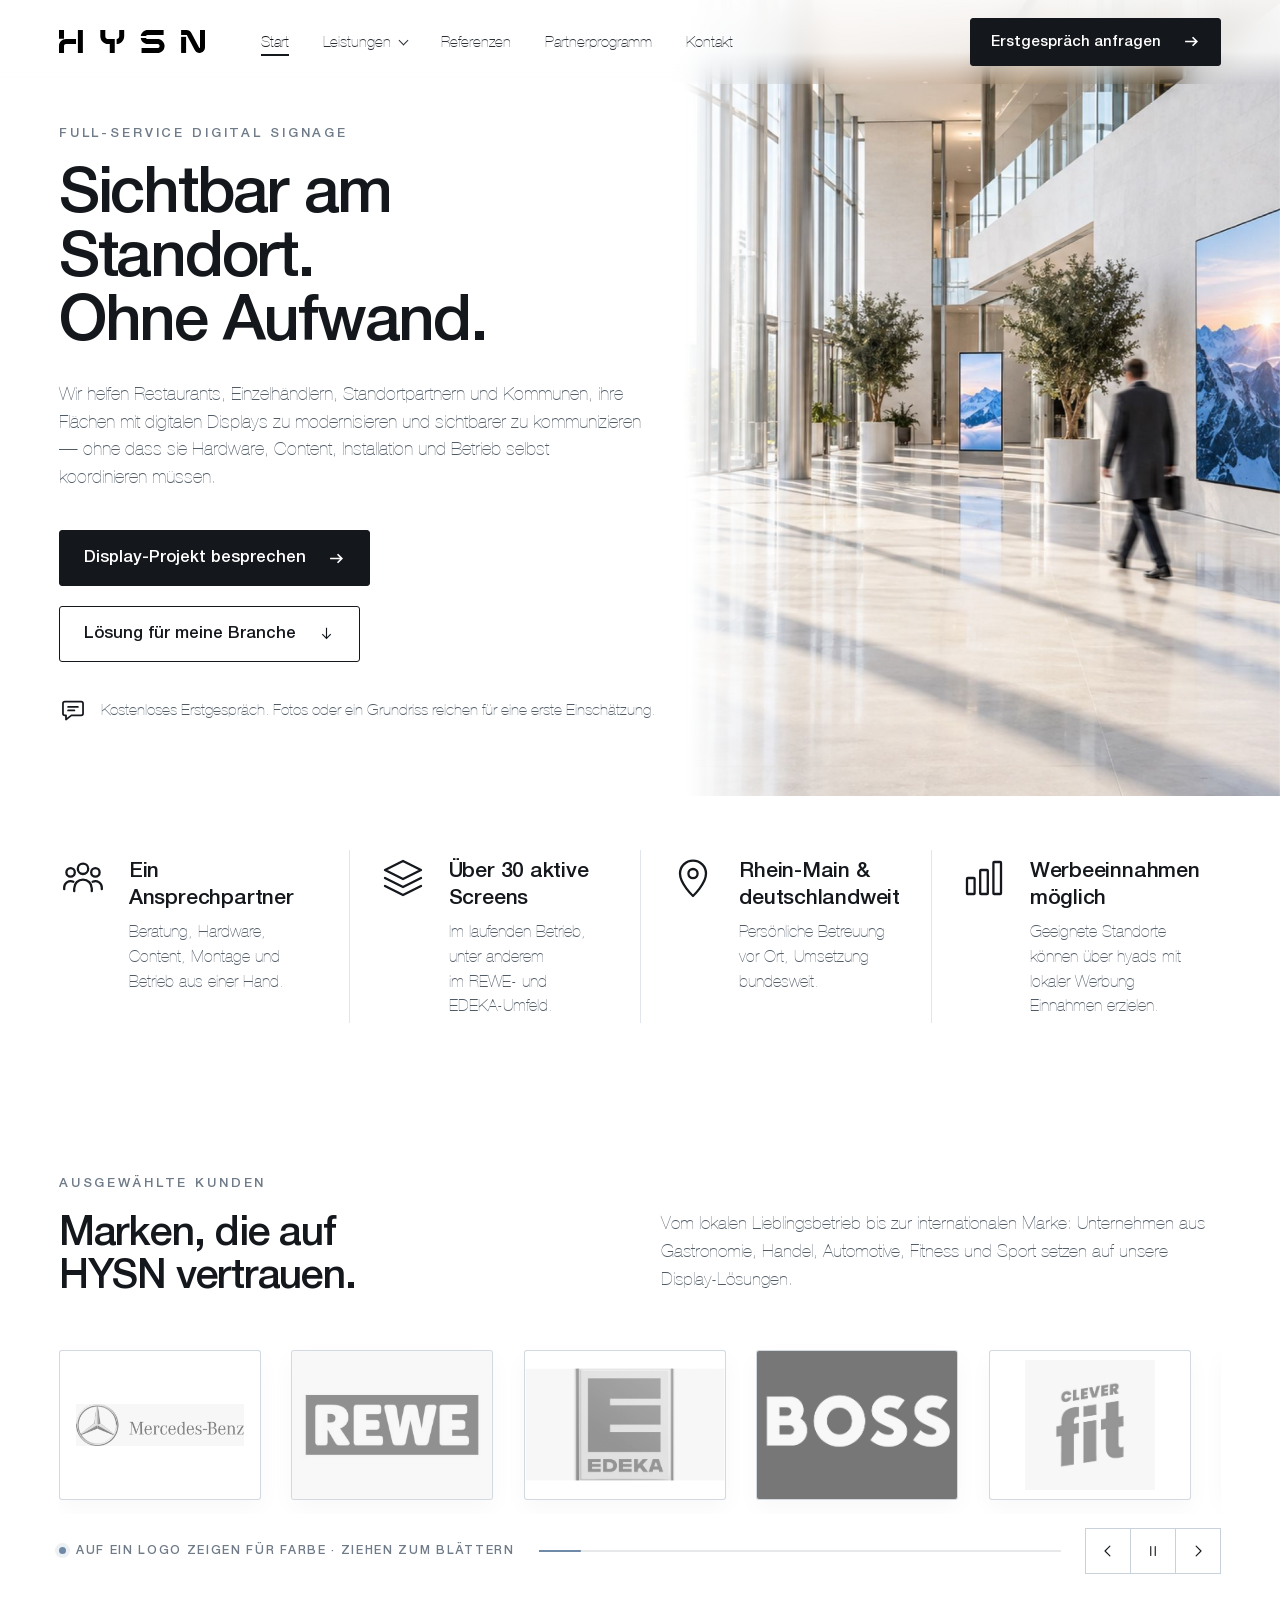
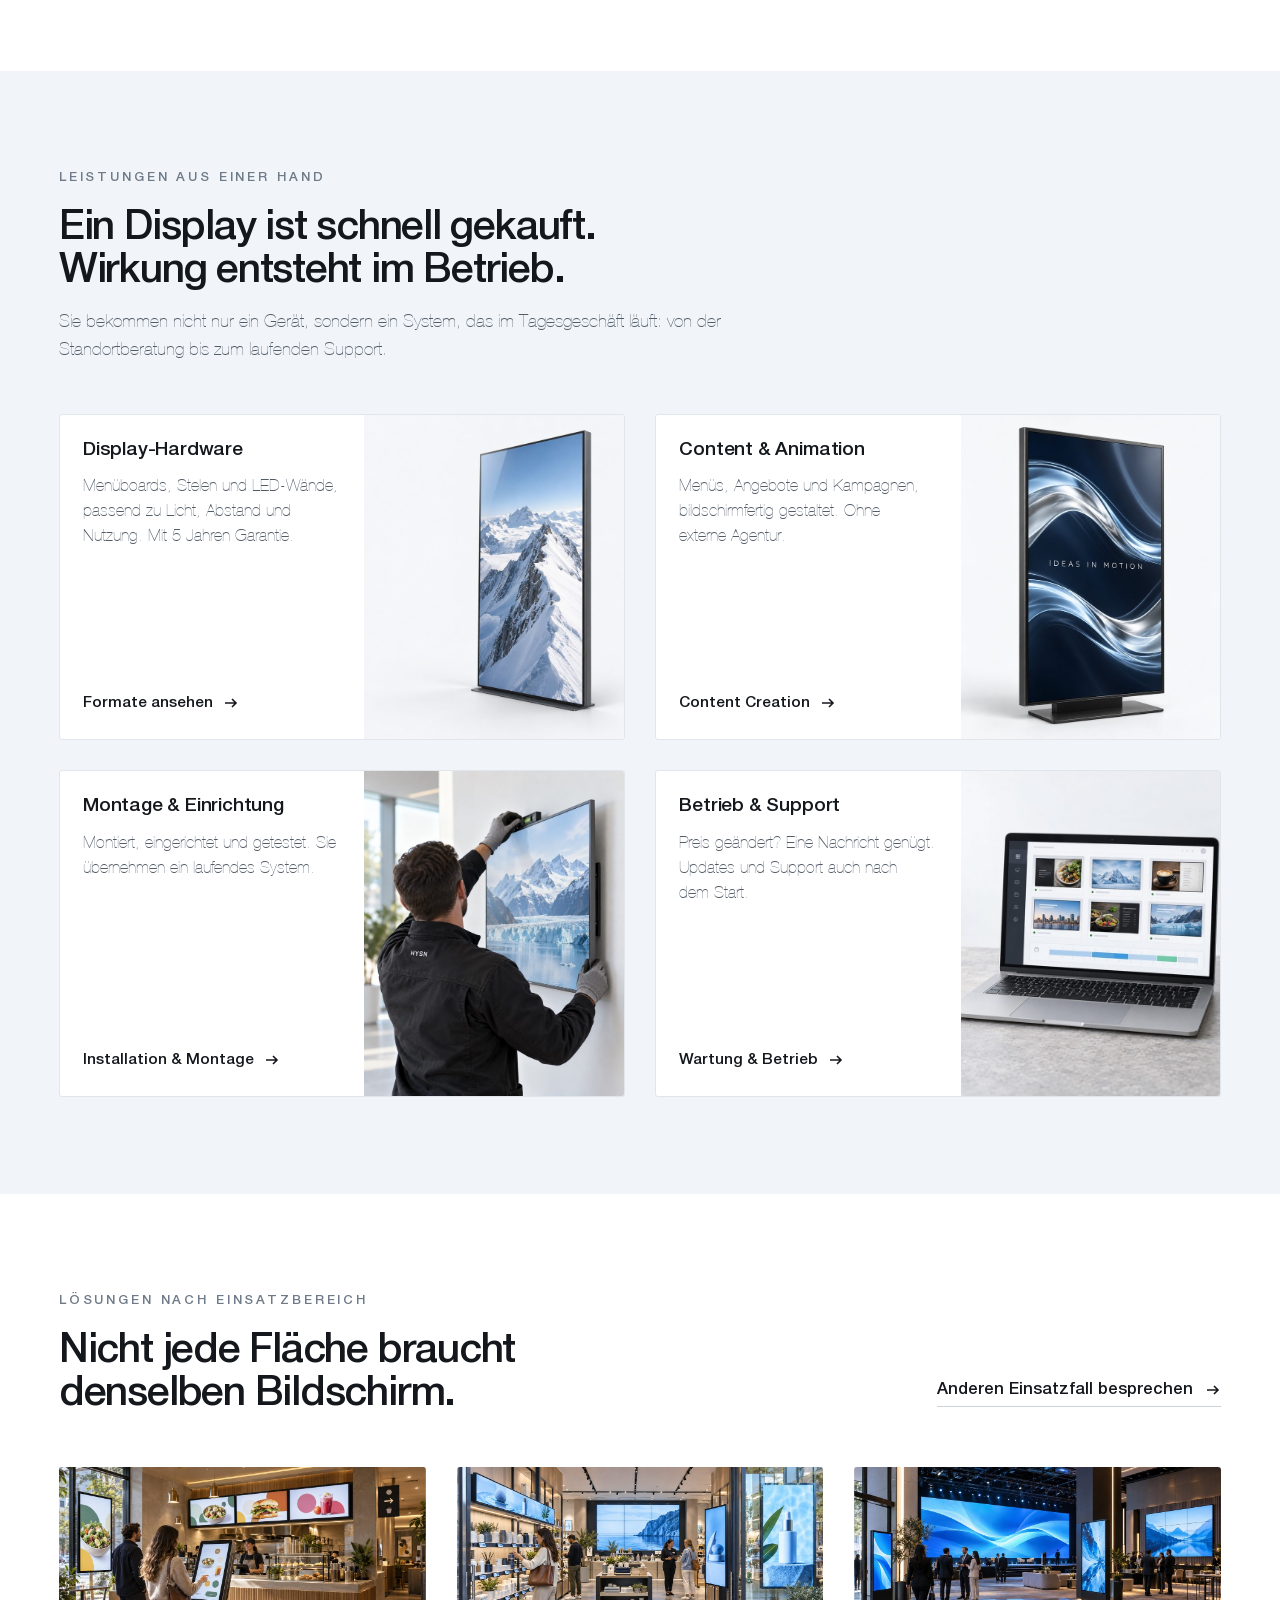
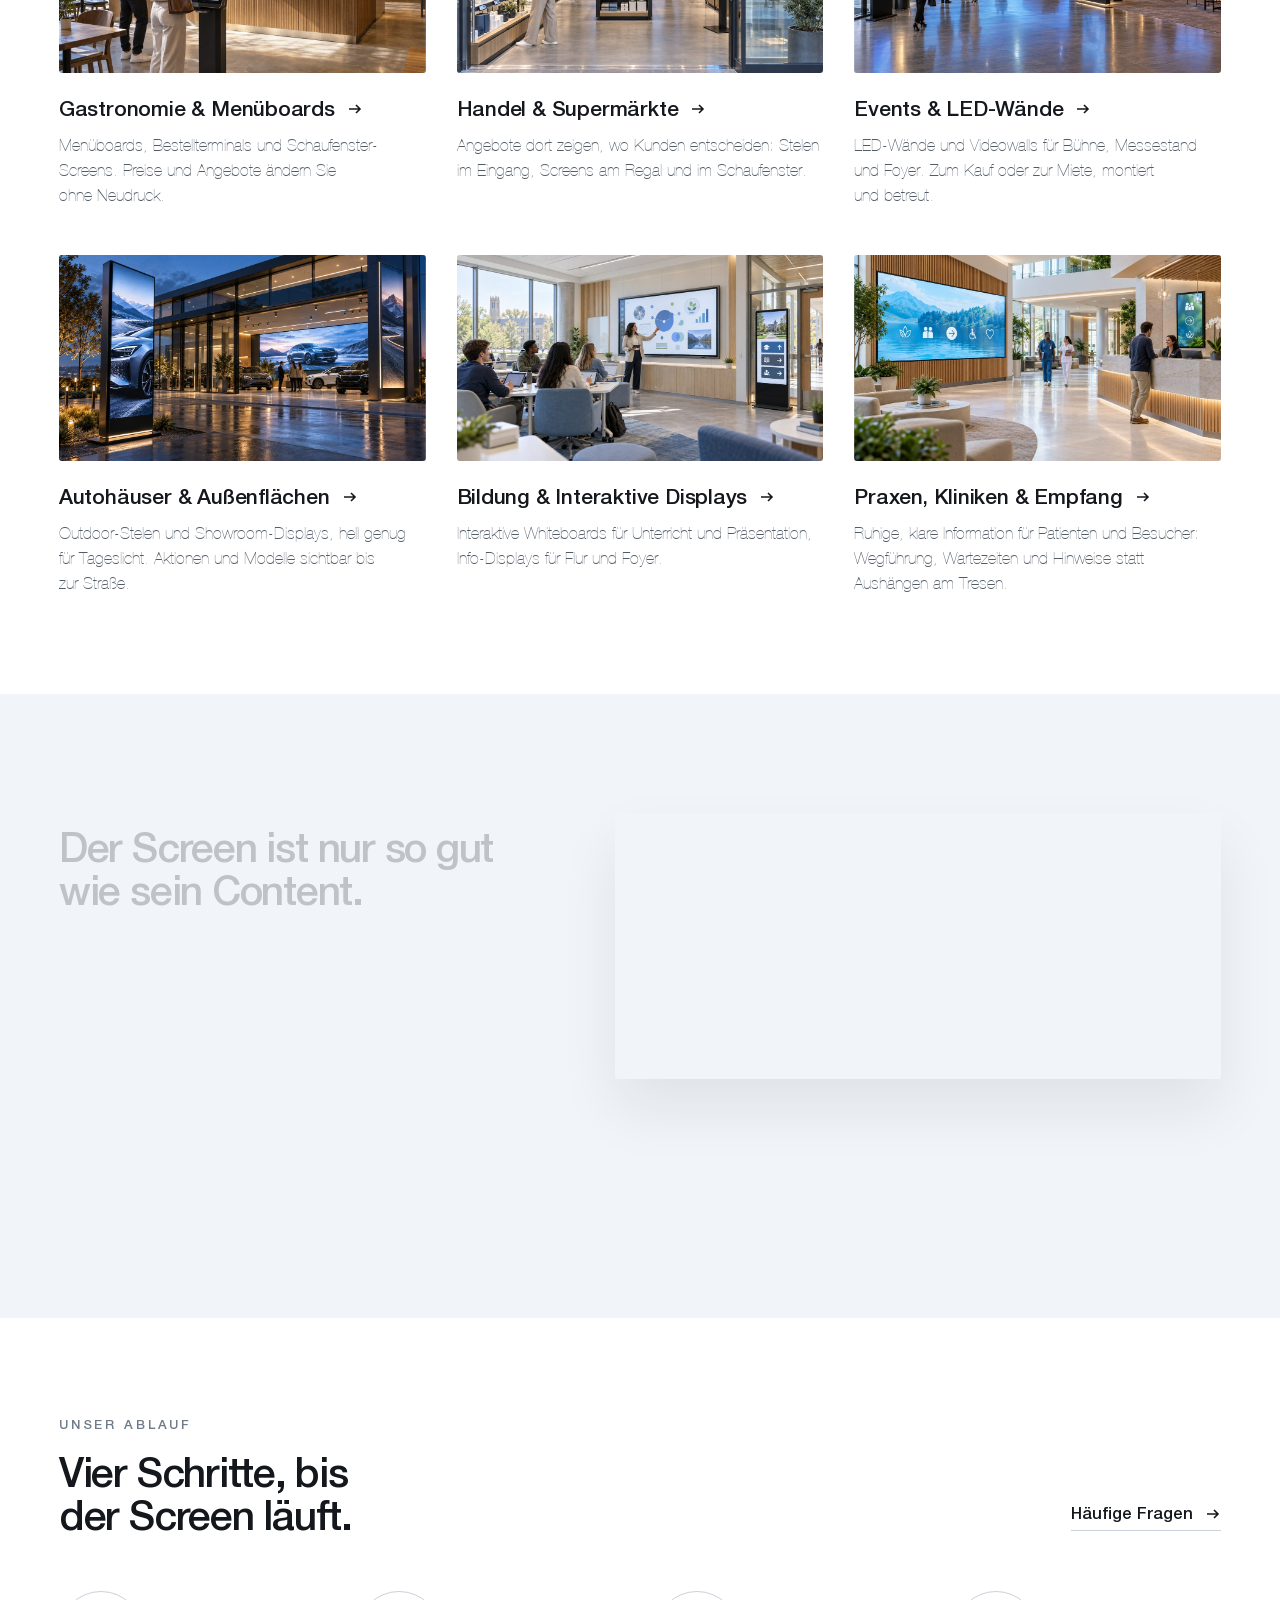
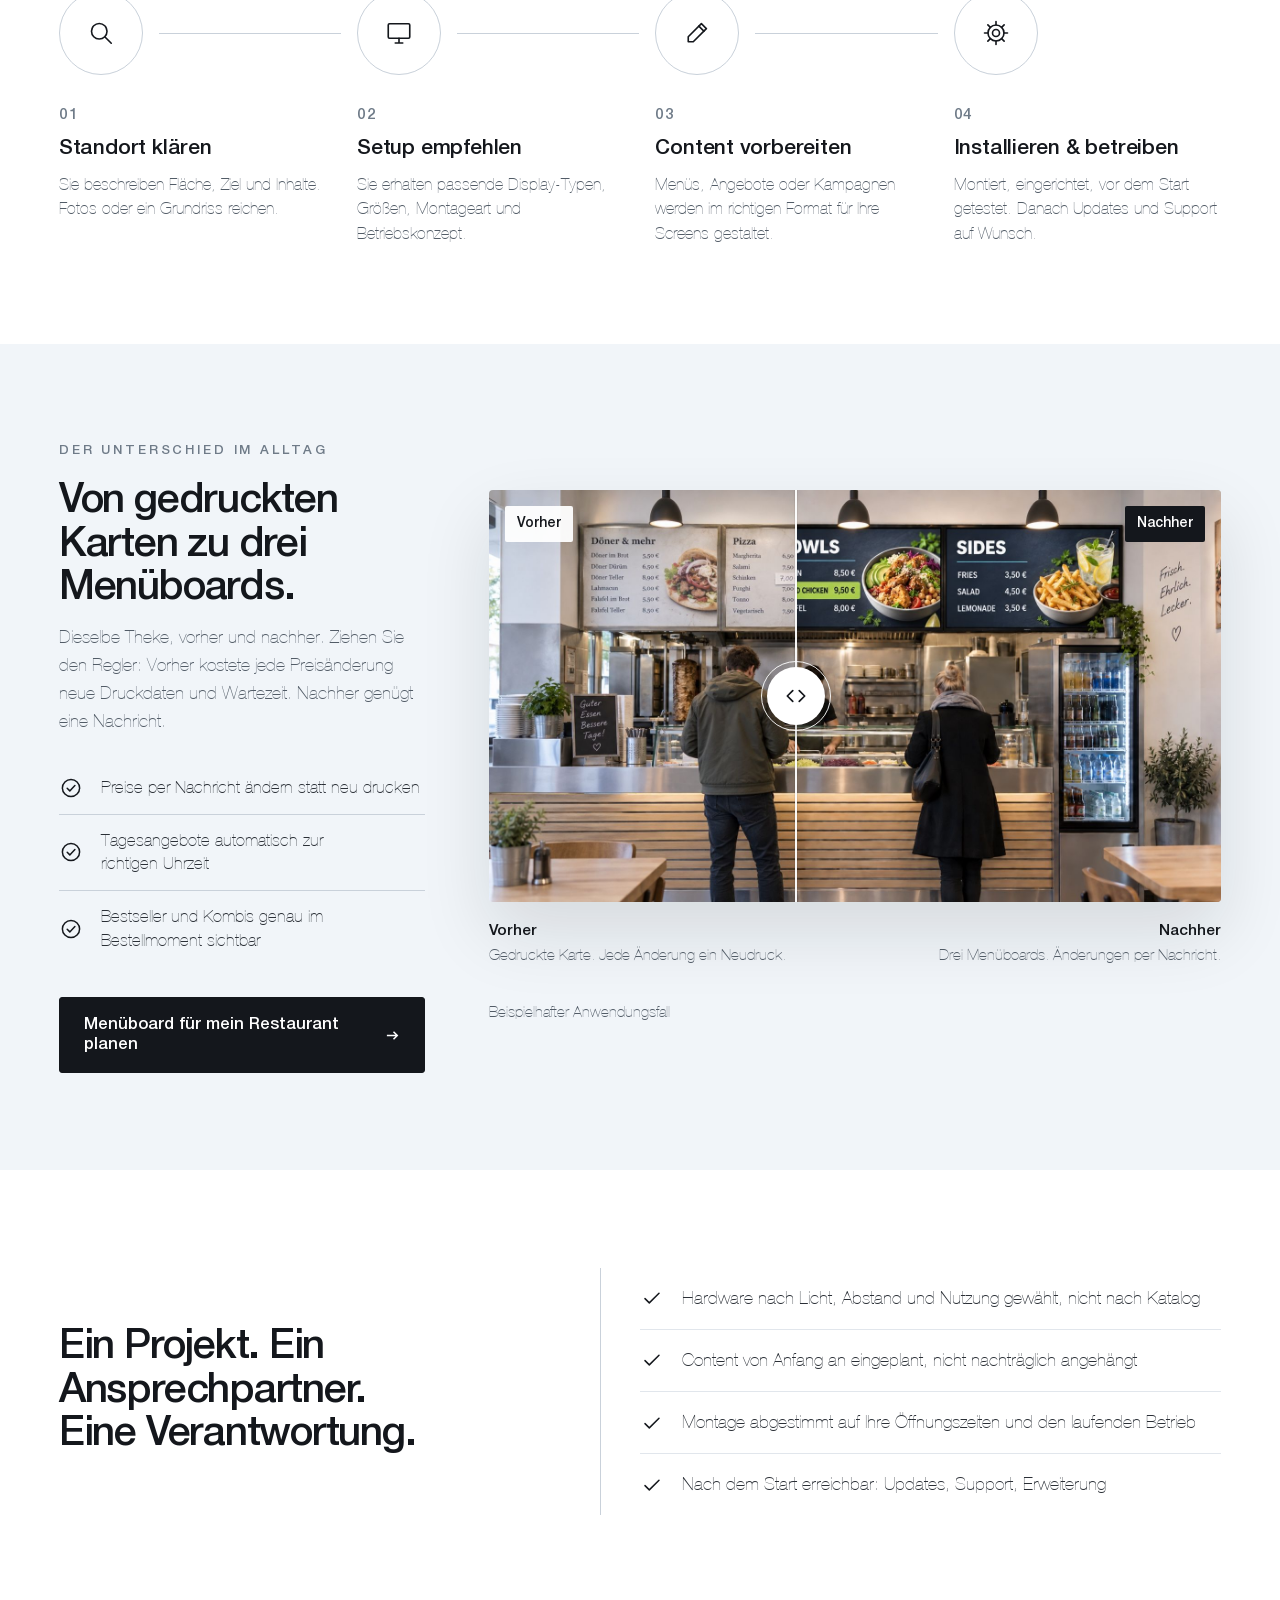
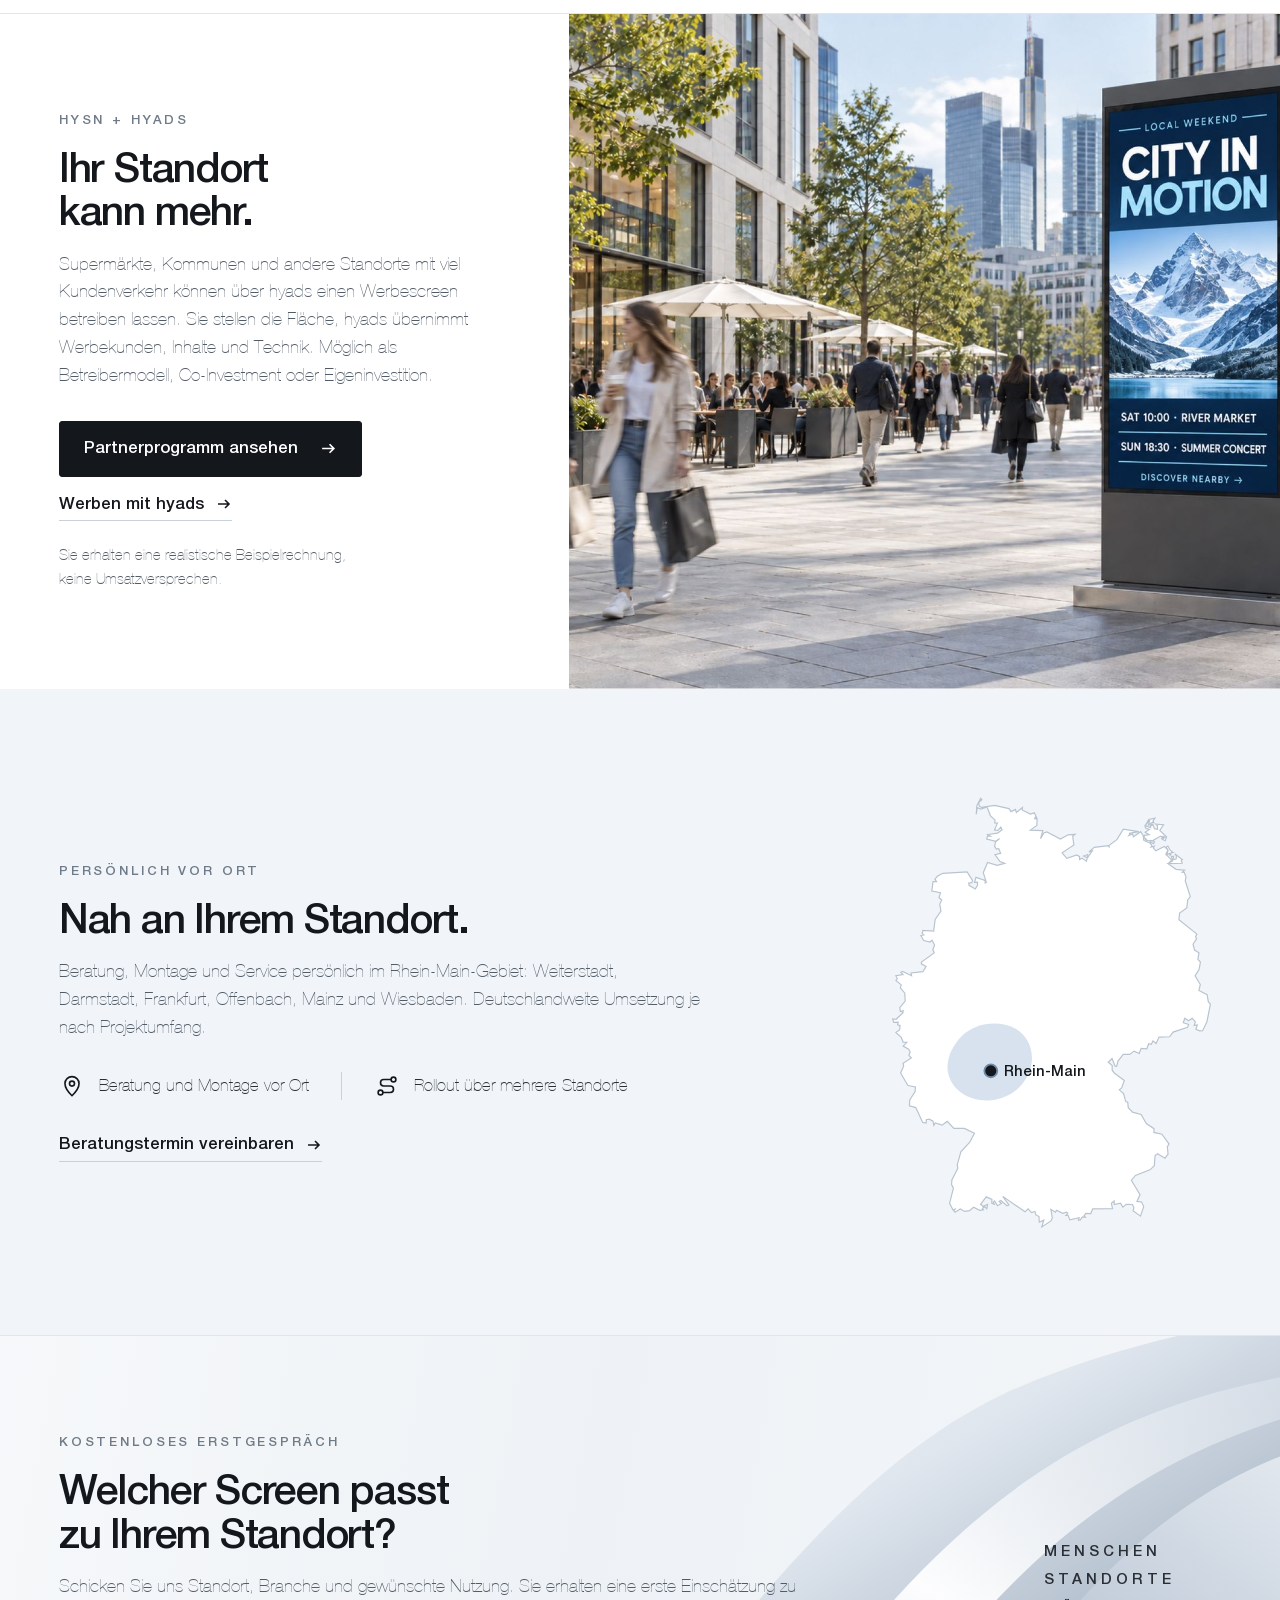
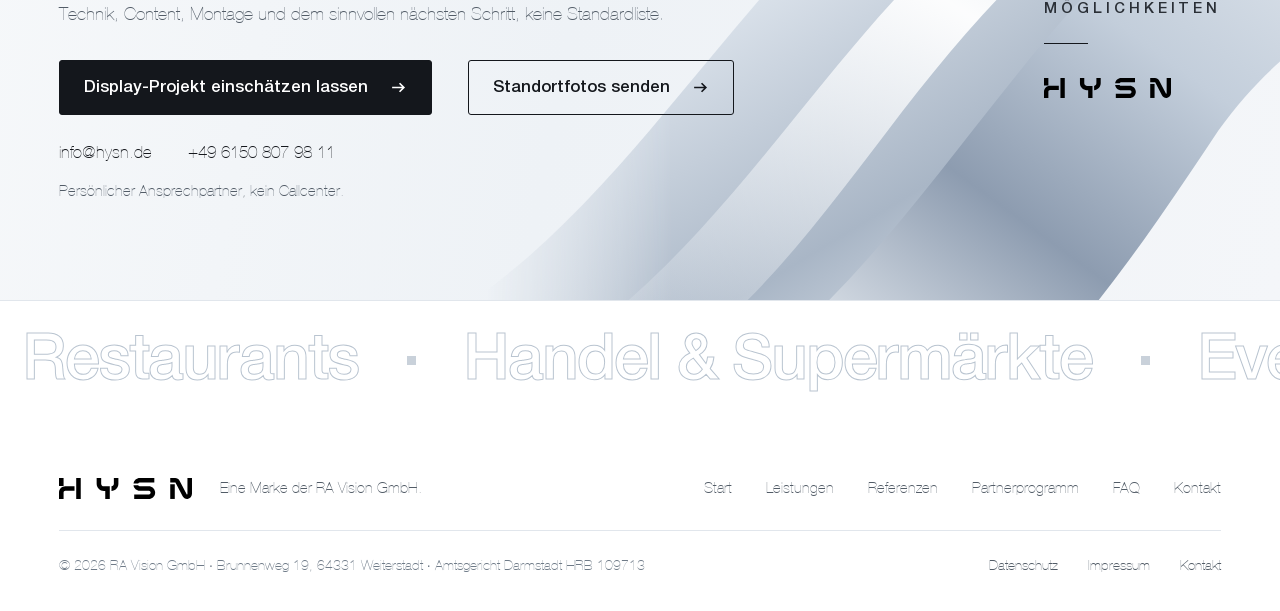
<file: index.html>
<!doctype html>
<html lang="de"><head>
<meta charset="utf-8"><meta name="viewport" content="width=device-width, initial-scale=1">
<title>HYSN | Digital Signage für Gastronomie, Handel, Events und Kommunen</title><meta name="description" content="Digitale Menüboards, Werbestelen und LED-Wände für Gastronomie, Handel, Events und Kommunen. Beratung, Hardware, Content, Montage und Betrieb aus einer Hand.">
<link rel="icon" href="assets/img/favicon.svg" type="image/svg+xml"><link rel="stylesheet" href="assets/css/site.css?v=23bb50a17d"><link rel="stylesheet" href="assets/css/pages/start.css?v=a4aa5dbe45">
</head><body class="hero-page">
<a class="skip" href="#inhalt">Zum Inhalt springen</a>
<header class="top"><div class="wrap">
  <a class="logo" href="index.html" aria-label="HYSN Startseite"><img src="assets/img/logo/hysn-logo.svg" alt="HYSN" width="1485" height="234"></a>
  <nav class="nav" aria-label="Hauptnavigation"><ul><li><a href="index.html" aria-current="page">Start</a></li><li class="has-sub"><a href="leistungen/content-creation/">Leistungen</a><ul class="sub-menu"><li><a href="leistungen/content-creation/">Content Creation</a></li><li><a href="leistungen/installation-montage/">Installation &amp; Montage</a></li><li><a href="leistungen/wartung-betrieb/">Wartung &amp; Betrieb</a></li><li><a href="leistungen/dooh-hyads/">DOOH &amp; hyads</a></li></ul></li><li><a href="referenzen/">Referenzen</a></li><li><a href="partnerprogramm/">Partnerprogramm</a></li><li><a href="kontakt/">Kontakt</a></li></ul><a class="btn" href="kontakt/#anfrage"><span class="btn-t"><span data-t="Erstgespräch anfragen">Erstgespräch anfragen</span></span><svg class="i-arr" viewBox="0 0 16 16" aria-hidden="true"><path d="M2 8h11M9 4l4 4-4 4"/></svg></a></nav>
  <details class="mnav"><summary aria-label="Menü"><svg class="ico ico-bars" viewBox="0 0 24 24"><path d="M3 7h18M3 12h18M3 17h18"/></svg><svg class="ico ico-x" viewBox="0 0 24 24"><path d="M6 6l12 12M18 6 6 18"/></svg></summary>
    <div class="mpanel" data-lenis-prevent><ul><li><a href="index.html" aria-current="page">Start</a></li><li class="mgroup">Leistungen</li><li class="sub-list"><a href="leistungen/content-creation/">Content Creation</a></li><li class="sub-list"><a href="leistungen/installation-montage/">Installation &amp; Montage</a></li><li class="sub-list"><a href="leistungen/wartung-betrieb/">Wartung &amp; Betrieb</a></li><li class="sub-list"><a href="leistungen/dooh-hyads/">DOOH &amp; hyads</a></li><li><a href="referenzen/">Referenzen</a></li><li><a href="partnerprogramm/">Partnerprogramm</a></li><li><a href="kontakt/">Kontakt</a></li></ul><a class="btn" href="kontakt/#anfrage"><span class="btn-t"><span data-t="Erstgespräch anfragen">Erstgespräch anfragen</span></span><svg class="i-arr" viewBox="0 0 16 16" aria-hidden="true"><path d="M2 8h11M9 4l4 4-4 4"/></svg></a></div></details>
</div></header>
<main id="inhalt">

<section class="chero st-hero"><div class="chero-img"><img src="assets/img/start/hero.jpg?v=dd3ca8000b0d" alt="Große Digital-Signage-Wand in einem hellen Atrium" fetchpriority="high" width="2400" height="1350"></div>
  <div class="wrap"><div class="chero-text">
    <span class="eyebrow">Full-Service Digital Signage</span>
    <h1><span class="ln">Sichtbar am</span><br><span class="ln">Standort.</span><br><span class="ln">Ohne Aufwand.</span></h1>
    <p class="lead">Wir helfen Restaurants, Einzelhändlern, Standortpartnern und Kommunen, ihre Flächen mit digitalen Displays zu modernisieren und sichtbarer zu kommunizieren — ohne dass sie Hardware, Content, Installation und Betrieb selbst koordinieren müssen.</p>
    <div class="actions"><a class="btn" href="kontakt/#anfrage"><span class="btn-t"><span data-t="Display-Projekt besprechen">Display-Projekt besprechen</span></span><svg class="i-arr" viewBox="0 0 16 16" aria-hidden="true"><path d="M2 8h11M9 4l4 4-4 4"/></svg></a><a class="btn btn--ghost" href="#branchen"><span class="btn-t"><span data-t="Lösung für meine Branche">Lösung für meine Branche</span></span><svg class="i-down" viewBox="0 0 24 24" aria-hidden="true"><path d="M12 4v15M6 13l6 6 6-6"/></svg></a></div>
    <p class="note"><svg class="ico" viewBox="0 0 24 24" aria-hidden="true"><path d="M5 4.8h14a1.6 1.6 0 0 1 1.6 1.6v8.6a1.6 1.6 0 0 1-1.6 1.6h-8.4L6 20.2v-3.6H5A1.6 1.6 0 0 1 3.4 15V6.4A1.6 1.6 0 0 1 5 4.8z"/><path d="M7.8 9.4h8.4M7.8 12.4h5.4"/></svg>Kostenloses Erstgespräch. Fotos oder ein Grundriss reichen für eine erste Einschätzung.</p>
  </div></div>
</section>

<section class="facts st-facts"><h2 class="vh">Auf einen Blick</h2><div class="wrap"><div class="fact"><svg class="ico" viewBox="0 0 24 24" aria-hidden="true"><circle cx="12" cy="7.4" r="2.6"/><circle cx="5.8" cy="9.2" r="2.1"/><circle cx="18.2" cy="9.2" r="2.1"/><path d="M7.6 18.6v-1.4a4.4 4.4 0 0 1 8.8 0v1.4M2.6 17.6v-.8a3.2 3.2 0 0 1 4.6-2.9M21.4 17.6v-.8a3.2 3.2 0 0 0-4.6-2.9"/></svg><div><h3>Ein Ansprechpartner</h3><p>Beratung, Hardware, Content, Montage und Betrieb aus einer Hand.</p></div></div><div class="fact"><svg class="ico" viewBox="0 0 24 24" aria-hidden="true"><path d="M12 3.5 21 8l-9 4.5L3 8z"/><path d="m3 12 9 4.5 9-4.5"/><path d="m3 16 9 4.5 9-4.5"/></svg><div><h3>Über 30 aktive Screens</h3><p>Im laufenden Betrieb, unter anderem im REWE- und EDEKA-Umfeld.</p></div></div><div class="fact"><svg class="ico" viewBox="0 0 24 24" aria-hidden="true"><path d="M12 21s-6.5-6.1-6.5-11.2a6.5 6.5 0 0 1 13 0C18.5 14.9 12 21 12 21z"/><circle cx="12" cy="9.8" r="2.3"/></svg><div><h3>Rhein-Main &amp; deutschlandweit</h3><p>Persönliche Betreuung vor Ort, Umsetzung bundesweit.</p></div></div><div class="fact"><svg class="ico" viewBox="0 0 24 24" aria-hidden="true"><rect x="3.5" y="12" width="3.8" height="8" rx=".4"/><rect x="10.1" y="8" width="3.8" height="12" rx=".4"/><rect x="16.7" y="4" width="3.8" height="16" rx=".4"/></svg><div><h3>Werbeeinnahmen möglich</h3><p>Geeignete Standorte können über hyads mit lokaler Werbung Einnahmen erzielen.</p></div></div></div></section>

<section class="sec st-trust" id="kunden"><div class="wrap">
  <div class="st-head">
    <div><span class="eyebrow">Ausgewählte Kunden</span><h2 id="st-kunden"><span class="ln">Marken, die auf</span><br><span class="ln">HYSN vertrauen.</span></h2></div>
    <p class="sub">Vom lokalen Lieblingsbetrieb bis zur internationalen Marke: Unternehmen aus Gastronomie, Handel, Automotive, Fitness und Sport setzen auf unsere Display-Lösungen.</p>
  </div>
  <div class="logos" role="region" aria-roledescription="Karussell" aria-labelledby="st-kunden">
    <div class="logos-track" role="list" tabindex="0" aria-label="Kundenlogos" data-lenis-prevent-wheel><div class="logo-card" role="listitem" style="--s:1;--hs:1.045;--mw:84%;--mh:64%"><img src="assets/img/start/marken/mercedes-benz.jpg?v=cb8a59213d42" alt="Mercedes-Benz" draggable="false" width="576" height="144"></div><div class="logo-card logo-card--fill" role="listitem" style="--s:1.02;--hs:1.07"><img src="assets/img/start/marken/rewe.jpg?v=853d0d1915e7" alt="REWE" draggable="false" width="600" height="600"></div><div class="logo-card" role="listitem" style="--s:1.13;--hs:1.18;--mw:88%;--mh:92%"><img src="assets/img/start/marken/edeka.jpg?v=10e98a1daedf" alt="EDEKA" draggable="false" width="1080" height="607"></div><div class="logo-card logo-card--fill" role="listitem" style="--s:1.18;--hs:1.23"><img src="assets/img/start/marken/boss.jpg?v=0d64c2680ad0" alt="BOSS" draggable="false" width="1100" height="805"></div><div class="logo-card" role="listitem" style="--s:1;--hs:1.05;--mw:72%;--mh:88%"><img src="assets/img/start/marken/clever-fit.jpg?v=8023213b763c" alt="clever fit" draggable="false" width="595" height="595"></div><div class="logo-card logo-card--fill logo-card--contain" role="listitem" style="--s:1.16;--hs:1.21"><img src="assets/img/start/marken/haus-des-doeners.jpg?v=0f7805af4bcc" alt="Das Haus des Döners" draggable="false" width="1600" height="545"></div><div class="logo-card" role="listitem" style="--s:1.06;--hs:1.11;--mw:76%;--mh:100%"><img src="assets/img/start/marken/loewen-frankfurt.jpg?v=0176a7178546" alt="Löwen Frankfurt" draggable="false" width="1040" height="970"></div><div class="logo-card logo-card--fill" role="listitem" style="--s:1.01;--hs:1.06"><img src="assets/img/start/marken/bam-bam-kebup.jpg?v=d52c9bef9dd9" alt="BAM BAM KEB’UP" draggable="false" width="1200" height="1200"></div><div class="logo-card" role="listitem" style="--s:1;--hs:1.05;--mw:72%;--mh:84%"><img src="assets/img/start/marken/k-beautyhouse.jpg?v=45a6c465b538" alt="K Beautyhouse" draggable="false" width="313" height="313"></div></div>
    <div class="logos-bar">
      <p class="logos-hint"><i aria-hidden="true"></i><span class="t-pointer">Auf ein Logo zeigen für Farbe · ziehen zum Blättern</span><span class="t-touch">Logo antippen für Farbe · wischen zum Blättern</span></p>
      <div class="logos-progress" aria-hidden="true"><i></i></div>
      <div class="logos-ctrl"><button type="button" data-logos="prev" aria-label="Vorherige Marke"><svg class="" viewBox="0 0 24 24" aria-hidden="true"><path d="M14.5 5.5 8 12l6.5 6.5"/></svg></button><button type="button" data-logos="pause" aria-pressed="false" aria-label="Logo-Karussell pausieren"><svg class="i-pause" viewBox="0 0 24 24" aria-hidden="true"><path d="M9 6v12M15 6v12"/></svg><svg class="i-play" viewBox="0 0 24 24" aria-hidden="true"><path d="m8.5 6 9 6-9 6z"/></svg></button><button type="button" data-logos="next" aria-label="Nächste Marke"><svg class="" viewBox="0 0 24 24" aria-hidden="true"><path d="M9.5 5.5 16 12l-6.5 6.5"/></svg></button></div>
    </div>
  </div>
</div></section>

<section class="sec sec--band st-eco" id="leistungen"><div class="wrap">
  <div class="sec-head">
    <span class="eyebrow">Leistungen aus einer Hand</span>
    <h2><span class="ln">Ein Display ist schnell gekauft.</span><br><span class="ln">Wirkung entsteht im Betrieb.</span></h2>
    <p class="sub">Sie bekommen nicht nur ein Gerät, sondern ein System, das im Tagesgeschäft läuft: von der Standortberatung bis zum laufenden Support.</p>
  </div>
  <div class="st-eco-grid"><a class="st-eco-card" href="referenzen/#einsatz"><div class="st-eco-text"><h3>Display-Hardware</h3><p>Menüboards, Stelen und LED-Wände, passend zu Licht, Abstand und Nutzung. Mit 5 Jahren Garantie.</p><span class="st-more">Formate ansehen<svg class="i-arr" viewBox="0 0 16 16" aria-hidden="true"><path d="M2 8h11M9 4l4 4-4 4"/></svg></span></div><div class="st-eco-img"><img src="assets/img/start/eco-hardware.jpg?v=7b02899b60f0" alt="Hochformat-Display und Stele als Beispiel für Display-Hardware" loading="lazy" width="700" height="875"></div></a><a class="st-eco-card" href="leistungen/content-creation/"><div class="st-eco-text"><h3>Content &amp; Animation</h3><p>Menüs, Angebote und Kampagnen, bildschirmfertig gestaltet. Ohne externe Agentur.</p><span class="st-more">Content Creation<svg class="i-arr" viewBox="0 0 16 16" aria-hidden="true"><path d="M2 8h11M9 4l4 4-4 4"/></svg></span></div><div class="st-eco-img"><img src="assets/img/start/eco-content.jpg?v=eee8f0eb6ced" alt="Bildschirm mit gestaltetem Content" loading="lazy" width="700" height="875"></div></a><a class="st-eco-card" href="leistungen/installation-montage/"><div class="st-eco-text"><h3>Montage &amp; Einrichtung</h3><p>Montiert, eingerichtet und getestet. Sie übernehmen ein laufendes System.</p><span class="st-more">Installation &amp; Montage<svg class="i-arr" viewBox="0 0 16 16" aria-hidden="true"><path d="M2 8h11M9 4l4 4-4 4"/></svg></span></div><div class="st-eco-img"><img src="assets/img/start/eco-install.jpg?v=cc76f938b6ad" alt="Techniker montiert ein Display an der Wand" loading="lazy" width="700" height="875"></div></a><a class="st-eco-card" href="leistungen/wartung-betrieb/"><div class="st-eco-text"><h3>Betrieb &amp; Support</h3><p>Preis geändert? Eine Nachricht genügt. Updates und Support auch nach dem Start.</p><span class="st-more">Wartung &amp; Betrieb<svg class="i-arr" viewBox="0 0 16 16" aria-hidden="true"><path d="M2 8h11M9 4l4 4-4 4"/></svg></span></div><div class="st-eco-img"><img src="assets/img/start/eco-support.jpg?v=f8ec559f5fae" alt="Display mit Inhalten, die per Nachricht aktualisiert werden" loading="lazy" width="800" height="800"></div></a></div>
</div></section>

<section class="sec st-ind" id="branchen"><div class="wrap">
  <div class="st-head st-head--end">
    <div><span class="eyebrow">Lösungen nach Einsatzbereich</span><h2><span class="ln">Nicht jede Fläche braucht</span><br><span class="ln">denselben Bildschirm.</span></h2></div>
    <a class="tlink" href="kontakt/#anfrage">Anderen Einsatzfall besprechen<svg class="i-arr" viewBox="0 0 16 16" aria-hidden="true"><path d="M2 8h11M9 4l4 4-4 4"/></svg></a>
  </div>
  <div class="st-ind-grid"><a class="st-ind-card" href="referenzen/#gastro"><span class="st-ind-img"><img src="assets/img/start/sol-restaurant.jpg?v=8a6df97eedc1" alt="Restaurant mit drei digitalen Menüboards über der Theke, einem Hochformat-Display im Schaufenster und einem Gast am Bestellterminal" loading="lazy" width="1200" height="675"></span><h3>Gastronomie &amp; <span class="nw">Menüboards<svg class="i-arr" viewBox="0 0 16 16" aria-hidden="true"><path d="M2 8h11M9 4l4 4-4 4"/></svg></span></h3><p>Menüboards, Bestellterminals und Schaufenster-Screens. Preise und Angebote ändern Sie ohne Neudruck.</p></a><a class="st-ind-card" href="referenzen/#handel"><span class="st-ind-img"><img src="assets/img/start/sol-retail.jpg?v=1360a13114f1" alt="Moderner Laden mit Displays am Regal, einer Videowall und Hochformat-Screens im Schaufenster" loading="lazy" width="1200" height="675"></span><h3>Handel &amp; <span class="nw">Supermärkte<svg class="i-arr" viewBox="0 0 16 16" aria-hidden="true"><path d="M2 8h11M9 4l4 4-4 4"/></svg></span></h3><p>Angebote dort zeigen, wo Kunden entscheiden: Stelen im Eingang, Screens am Regal und im Schaufenster.</p></a><a class="st-ind-card" href="referenzen/#events"><span class="st-ind-img"><img src="assets/img/start/sol-led-lcd.jpg?v=3f0426d2d0af" alt="Veranstaltungssaal mit großer LED-Wand auf der Bühne, freistehenden Displays und einer Videowall" loading="lazy" width="1200" height="675"></span><h3>Events &amp; <span class="nw">LED-Wände<svg class="i-arr" viewBox="0 0 16 16" aria-hidden="true"><path d="M2 8h11M9 4l4 4-4 4"/></svg></span></h3><p>LED-Wände und Videowalls für Bühne, Messestand und Foyer. Zum Kauf oder zur Miete, montiert und betreut.</p></a><a class="st-ind-card" href="kontakt/#anfrage"><span class="st-ind-img"><img src="assets/img/start/sol-automotive.jpg?v=c9119969446e" alt="Autohaus in der Abenddämmerung mit Outdoor-LED-Stele am Eingang und großem Showroom-Display hinter der Glasfassade" loading="lazy" width="1200" height="675"></span><h3>Autohäuser &amp; <span class="nw">Außenflächen<svg class="i-arr" viewBox="0 0 16 16" aria-hidden="true"><path d="M2 8h11M9 4l4 4-4 4"/></svg></span></h3><p>Outdoor-Stelen und Showroom-Displays, hell genug für Tageslicht. Aktionen und Modelle sichtbar bis zur Straße.</p></a><a class="st-ind-card" href="kontakt/#anfrage"><span class="st-ind-img"><img src="assets/img/start/sol-education.jpg?v=9db89b9ee3ad" alt="Seminarraum, in dem eine Dozentin am interaktiven Whiteboard präsentiert, mit einem Info-Display neben der Tür" loading="lazy" width="1200" height="675"></span><h3>Bildung &amp; Interaktive <span class="nw">Displays<svg class="i-arr" viewBox="0 0 16 16" aria-hidden="true"><path d="M2 8h11M9 4l4 4-4 4"/></svg></span></h3><p>Interaktive Whiteboards für Unterricht und Präsentation, Info-Displays für Flur und Foyer.</p></a><a class="st-ind-card" href="kontakt/#anfrage"><span class="st-ind-img"><img src="assets/img/start/sol-healthcare.jpg?v=87f26dad3d7e" alt="Heller Empfangsbereich einer Praxis mit integrierter LED-Wand und einem Hochformat-Display hinter dem Tresen" loading="lazy" width="1200" height="675"></span><h3>Praxen, Kliniken &amp; <span class="nw">Empfang<svg class="i-arr" viewBox="0 0 16 16" aria-hidden="true"><path d="M2 8h11M9 4l4 4-4 4"/></svg></span></h3><p>Ruhige, klare Information für Patienten und Besucher: Wegführung, Wartezeiten und Hinweise statt Aushängen am Tresen.</p></a></div>
</div></section>

<section class="sec sec--band st-content"><div class="wrap">
  <div class="st-content-text">
    <span class="eyebrow">Content, der wirkt</span>
    <h2>Der Screen ist nur so gut wie sein Content.</h2>
    <p class="sub">Deshalb entstehen Menüs, Angebote, Stadtinfos und Kampagnen von Anfang an bildschirmfertig: lesbar aus der Distanz, im richtigen Format, zentral aktualisierbar.</p>
    <a class="btn" href="leistungen/content-creation/"><span class="btn-t"><span data-t="Content Creation ansehen">Content Creation ansehen</span></span><svg class="i-arr" viewBox="0 0 16 16" aria-hidden="true"><path d="M2 8h11M9 4l4 4-4 4"/></svg></a>
  </div>
  <div class="st-content-img"><img src="assets/img/start/content.jpg?v=06eb79310392" alt="Digitales Menüboard und zentrale Content-Verwaltung am Laptop" loading="lazy" width="1600" height="700"></div>
  <ul class="st-list"><li><svg class="ico" viewBox="0 0 24 24" aria-hidden="true"><rect x="3.4" y="4.6" width="17.2" height="11.6" rx="1"/><path d="M9 20h6M12 16.2V20"/></svg><span>Bildschirmfertiges Design</span></li><li><svg class="ico" viewBox="0 0 24 24" aria-hidden="true"><path d="M5 4.8h14a1.6 1.6 0 0 1 1.6 1.6v8.6a1.6 1.6 0 0 1-1.6 1.6h-8.4L6 20.2v-3.6H5A1.6 1.6 0 0 1 3.4 15V6.4A1.6 1.6 0 0 1 5 4.8z"/><path d="M7.8 9.4h8.4M7.8 12.4h5.4"/></svg><span>Updates per Nachricht, ohne Schulung</span></li><li><svg class="ico" viewBox="0 0 24 24" aria-hidden="true"><path d="M12 3.5 21 8l-9 4.5L3 8z"/><path d="m3 12 9 4.5 9-4.5"/><path d="m3 16 9 4.5 9-4.5"/></svg><span>Einheitliche Kampagnen für mehrere Standorte</span></li></ul>
</div></section>

<section class="sec st-process" id="ablauf"><div class="wrap">
  <div class="st-head st-head--end">
    <div><span class="eyebrow">Unser Ablauf</span><h2><span class="ln">Vier Schritte, bis</span><br><span class="ln">der Screen läuft.</span></h2></div>
    <a class="tlink" href="faq/">Häufige Fragen<svg class="i-arr" viewBox="0 0 16 16" aria-hidden="true"><path d="M2 8h11M9 4l4 4-4 4"/></svg></a>
  </div>
  <ol class="steps"><li><span class="ring"><svg class="ico" viewBox="0 0 24 24" aria-hidden="true"><circle cx="10.6" cy="10.6" r="6.2"/><path d="m15.2 15.2 5 5"/></svg></span><b>01</b><h3>Standort klären</h3><p>Sie beschreiben Fläche, Ziel und Inhalte. Fotos oder ein Grundriss reichen.</p></li><li><span class="ring"><svg class="ico" viewBox="0 0 24 24" aria-hidden="true"><rect x="3.4" y="4.6" width="17.2" height="11.6" rx="1"/><path d="M9 20h6M12 16.2V20"/></svg></span><b>02</b><h3>Setup empfehlen</h3><p>Sie erhalten passende Display-Typen, Größen, Montageart und Betriebskonzept.</p></li><li><span class="ring"><svg class="ico" viewBox="0 0 24 24" aria-hidden="true"><path d="m15.5 4.5 4 4L9 19H5v-4z"/><path d="m13.5 6.5 4 4"/></svg></span><b>03</b><h3>Content vorbereiten</h3><p>Menüs, Angebote oder Kampagnen werden im richtigen Format für Ihre Screens gestaltet.</p></li><li><span class="ring"><svg class="ico" viewBox="0 0 24 24" aria-hidden="true"><circle cx="12" cy="12" r="2.8"/><circle cx="12" cy="12" r="6.4"/><path d="M12 2.8v2.8M12 18.4v2.8M2.8 12h2.8M18.4 12h2.8M5.5 5.5l2 2M16.5 16.5l2 2M5.5 18.5l2-2M16.5 7.5l2-2"/></svg></span><b>04</b><h3>Installieren &amp; betreiben</h3><p>Montiert, eingerichtet, vor dem Start getestet. Danach Updates und Support auf Wunsch.</p></li></ol>
</div></section>

<section class="sec sec--band st-ba"><div class="wrap">
  <div class="st-ba-text">
    <span class="eyebrow">Der Unterschied im Alltag</span>
    <h2>Von gedruckten Karten zu drei Menüboards.</h2>
    <p class="sub">Dieselbe Theke, vorher und nachher. Ziehen Sie den Regler: Vorher kostete jede Preisänderung neue Druckdaten und Wartezeit. Nachher genügt eine Nachricht.</p>
    <ul class="st-list st-list--sm"><li><svg class="ico" viewBox="0 0 24 24" aria-hidden="true"><circle cx="12" cy="12" r="8.6"/><path d="m8.2 12.3 2.6 2.6 5.1-5.4"/></svg><span>Preise per Nachricht ändern statt neu drucken</span></li><li><svg class="ico" viewBox="0 0 24 24" aria-hidden="true"><circle cx="12" cy="12" r="8.6"/><path d="m8.2 12.3 2.6 2.6 5.1-5.4"/></svg><span>Tagesangebote automatisch zur richtigen Uhrzeit</span></li><li><svg class="ico" viewBox="0 0 24 24" aria-hidden="true"><circle cx="12" cy="12" r="8.6"/><path d="m8.2 12.3 2.6 2.6 5.1-5.4"/></svg><span>Bestseller und Kombis genau im Bestellmoment sichtbar</span></li></ul>
    <a class="btn" href="kontakt/#anfrage"><span class="btn-t"><span data-t="Menüboard für mein Restaurant planen">Menüboard für mein Restaurant planen</span></span><svg class="i-arr" viewBox="0 0 16 16" aria-hidden="true"><path d="M2 8h11M9 4l4 4-4 4"/></svg></a>
  </div>
  <div>
    <div class="compare">
      <img src="assets/img/start/before.jpg?v=ea3e60d32706" alt="Vorher: Restaurant-Theke mit gedruckten Menütafeln und handschriftlichen Preiskorrekturen" loading="lazy" draggable="false" width="1600" height="900">
      <div class="compare-after"><img src="assets/img/start/after.jpg?v=9db08e84f3b7" alt="Nachher: dieselbe Theke mit drei digitalen Menüboards" loading="lazy" draggable="false" width="1600" height="900"></div>
      <span class="compare-label compare-label--before">Vorher</span><span class="compare-label compare-label--after">Nachher</span>
      <div class="compare-handle" aria-hidden="true"><span class="compare-knob"><svg class="" viewBox="0 0 24 24" aria-hidden="true"><path d="M9 7 4 12l5 5M15 7l5 5-5 5"/></svg></span></div>
      <input class="compare-range" type="range" min="0" max="100" value="50" step="1" aria-label="Vorher-Nachher-Vergleich: Regler verschieben">
    </div>
    <div class="compare-caps"><p><strong>Vorher</strong>Gedruckte Karte. Jede Änderung ein Neudruck.</p><p><strong>Nachher</strong>Drei Menüboards. Änderungen per Nachricht.</p></div>
    <p class="sec-note">Beispielhafter Anwendungsfall</p>
  </div>
</div></section>

<section class="sec st-value"><div class="wrap">
  <h2><span class="ln">Ein Projekt. Ein Ansprechpartner.</span><br><span class="ln">Eine Verantwortung.</span></h2>
  <ul class="st-checks"><li><svg class="ico" viewBox="0 0 24 24" aria-hidden="true"><path d="m5 12.6 4.3 4.3L19 7.2"/></svg><span>Hardware nach Licht, Abstand und Nutzung gewählt, nicht nach Katalog</span></li><li><svg class="ico" viewBox="0 0 24 24" aria-hidden="true"><path d="m5 12.6 4.3 4.3L19 7.2"/></svg><span>Content von Anfang an eingeplant, nicht nachträglich angehängt</span></li><li><svg class="ico" viewBox="0 0 24 24" aria-hidden="true"><path d="m5 12.6 4.3 4.3L19 7.2"/></svg><span>Montage abgestimmt auf Ihre Öffnungszeiten und den laufenden Betrieb</span></li><li><svg class="ico" viewBox="0 0 24 24" aria-hidden="true"><path d="m5 12.6 4.3 4.3L19 7.2"/></svg><span>Nach dem Start erreichbar: Updates, Support, Erweiterung</span></li></ul>
</div></section>

<section class="st-split" id="hyads">
  <div class="st-split-text">
    <span class="eyebrow">HYSN + hyads</span>
    <h2><span class="ln">Ihr Standort</span><br><span class="ln">kann mehr.</span></h2>
    <p class="sub">Supermärkte, Kommunen und andere Standorte mit viel Kundenverkehr können über hyads einen Werbescreen betreiben lassen. Sie stellen die Fläche, hyads übernimmt Werbekunden, Inhalte und Technik. Möglich als Betreibermodell, Co-Investment oder Eigeninvestition.</p>
    <div class="actions"><a class="btn" href="partnerprogramm/"><span class="btn-t"><span data-t="Partnerprogramm ansehen">Partnerprogramm ansehen</span></span><svg class="i-arr" viewBox="0 0 16 16" aria-hidden="true"><path d="M2 8h11M9 4l4 4-4 4"/></svg></a><a class="tlink" href="leistungen/dooh-hyads/">Werben mit hyads<svg class="i-arr" viewBox="0 0 16 16" aria-hidden="true"><path d="M2 8h11M9 4l4 4-4 4"/></svg></a></div>
    <p class="small">Sie erhalten eine realistische Beispielrechnung, keine Umsatzversprechen.</p>
  </div>
  <div class="st-split-img"><img src="assets/img/start/dooh.jpg?v=20be154d6890" alt="Digitale Werbestele auf einem belebten Stadtplatz" loading="lazy" width="1600" height="1120"></div>
</section>

<section class="sec sec--band st-region"><div class="wrap">
  <div>
    <span class="eyebrow">Persönlich vor Ort</span>
    <h2>Nah an Ihrem Standort.</h2>
    <p class="sub">Beratung, Montage und Service persönlich im Rhein-Main-Gebiet: Weiterstadt, Darmstadt, Frankfurt, Offenbach, Mainz und Wiesbaden. Deutschlandweite Umsetzung je nach Projektumfang.</p>
    <div class="st-points"><div><svg class="ico" viewBox="0 0 24 24" aria-hidden="true"><path d="M12 21s-6.5-6.1-6.5-11.2a6.5 6.5 0 0 1 13 0C18.5 14.9 12 21 12 21z"/><circle cx="12" cy="9.8" r="2.3"/></svg><span>Beratung und Montage vor Ort</span></div><div><svg class="ico" viewBox="0 0 24 24" aria-hidden="true"><circle cx="6" cy="18" r="2.2"/><circle cx="18" cy="6" r="2.2"/><path d="M8.2 18H15a3 3 0 0 0 0-6H9a3 3 0 0 1 0-6h6.8"/></svg><span>Rollout über mehrere Standorte</span></div></div>
    <a class="tlink" href="kontakt/">Beratungstermin vereinbaren<svg class="i-arr" viewBox="0 0 16 16" aria-hidden="true"><path d="M2 8h11M9 4l4 4-4 4"/></svg></a>
  </div>
  <svg class="map" viewBox="-10 -10 370 492" role="img" aria-label="Deutschlandkarte mit markierter Region Rhein-Main">
    <path class="land" d="M98.4,3.4L99.8,5.0L96.4,8.0L96.9,11.9L99.3,13.3L113.7,11.0L129.3,14.6L131.5,17.9L136.3,15.5L137.3,18.7L144.0,13.4L143.6,16.1L152.7,20.6L156.9,19.2L159.9,25.7L157.9,23.9L157.2,25.6L159.9,25.8L159.6,33.0L152.6,38.0L166.1,38.6L163.6,47.3L167.2,41.2L170.6,39.9L185.2,47.7L193.7,43.1L201.2,42.6L198.6,44.7L199.9,54.1L187.1,62.7L192.2,68.7L203.1,65.1L206.1,66.9L206.1,70.0L209.0,68.5L213.5,72.0L214.6,67.9L210.6,66.2L214.9,64.6L214.9,67.9L220.0,60.6L216.2,61.7L222.1,56.8L237.4,55.0L238.8,57.0L237.7,55.1L246.9,48.1L253.7,36.9L270.5,39.7L259.9,41.6L261.1,41.7L259.7,43.8L263.8,42.2L264.7,45.3L272.6,39.7L275.4,44.0L275.9,49.1L282.7,51.9L284.9,55.2L283.9,56.4L287.6,55.5L286.3,57.5L289.1,60.6L298.2,55.7L302.3,59.8L300.0,64.2L306.4,70.7L303.0,74.0L307.3,71.5L306.1,66.6L308.3,66.6L308.1,70.0L311.2,69.5L311.4,66.2L309.8,63.8L318.0,70.2L316.7,71.1L317.8,74.1L302.3,74.5L311.1,80.7L320.3,81.7L317.8,83.8L319.9,84.0L321.9,88.9L321.1,93.4L326.6,110.3L323.9,113.8L322.7,122.8L315.0,128.3L314.2,135.6L333.8,151.2L332.3,154.0L333.5,156.1L329.6,162.2L331.2,168.6L336.0,171.5L334.9,178.7L337.6,181.6L336.2,189.4L331.8,196.6L337.5,206.0L336.0,212.5L344.9,217.1L346.2,224.7L348.5,227.4L344.7,246.5L340.0,256.3L336.5,256.4L332.7,254.7L334.2,250.0L330.8,250.6L332.1,246.7L328.6,242.9L324.6,245.5L320.7,242.8L318.9,247.6L324.8,249.5L323.7,252.7L307.9,257.8L304.0,262.9L292.6,263.2L289.4,270.2L286.0,267.4L284.2,271.1L281.3,270.5L279.3,276.0L273.1,275.5L271.0,281.1L265.4,278.5L260.7,282.1L253.6,282.0L247.9,289.4L246.5,295.2L244.8,295.0L241.4,286.6L237.3,290.7L241.6,294.3L241.6,299.3L243.8,302.3L254.8,310.4L251.9,318.6L249.3,320.7L254.0,324.7L256.3,333.4L258.5,334.1L259.1,340.1L263.7,344.9L273.1,347.5L278.7,357.3L287.1,362.9L287.0,367.0L295.7,369.0L303.4,379.5L301.6,382.7L302.4,390.5L299.1,395.0L290.9,390.2L288.3,392.1L287.4,403.3L282.7,407.7L266.9,413.8L262.5,419.0L271.9,434.9L268.5,442.1L273.5,442.7L275.9,447.6L272.4,458.1L264.3,452.3L265.3,449.0L263.7,445.4L257.0,445.2L253.2,448.3L250.6,444.0L243.9,445.4L243.7,441.6L240.7,444.1L242.0,449.9L220.4,450.1L218.3,455.3L212.9,455.2L211.0,457.7L212.4,459.3L209.2,458.9L206.7,462.5L204.8,462.5L205.6,459.9L195.5,462.2L193.6,457.3L191.2,457.3L193.3,455.0L191.9,453.7L187.7,455.0L181.2,451.6L179.8,453.8L174.9,450.9L176.4,460.0L175.0,463.3L165.0,469.8L167.2,462.4L162.2,464.7L162.0,458.6L158.5,456.8L157.5,453.0L153.8,454.2L150.1,450.2L146.8,453.4L122.5,436.6L129.2,445.9L127.0,446.8L120.5,441.1L118.6,442.1L121.1,444.3L116.7,446.7L113.6,441.5L112.2,442.8L113.2,445.2L110.6,444.2L110.7,440.0L104.5,437.1L98.3,445.2L101.0,447.4L106.0,445.4L105.1,450.0L102.7,447.7L100.4,449.6L101.5,451.1L97.4,451.8L90.7,448.4L86.4,452.2L81.0,453.0L76.3,450.3L70.6,453.8L69.2,452.3L70.6,450.4L68.3,451.1L64.6,444.2L68.8,427.6L66.8,423.8L67.1,418.7L73.5,406.2L73.0,402.1L76.9,388.0L86.4,377.9L91.7,367.8L80.7,362.6L69.3,362.7L62.1,355.0L56.4,359.1L49.0,356.7L47.5,359.2L46.6,354.7L42.5,352.6L39.3,353.1L39.1,356.9L35.4,356.1L27.8,340.0L20.9,338.1L21.3,331.6L27.1,322.5L27.5,317.5L19.3,315.9L11.3,302.4L14.7,294.6L14.0,291.8L23.0,286.0L20.4,283.2L21.7,279.2L20.0,276.4L14.1,273.0L18.1,269.0L14.1,268.7L12.0,263.5L6.2,258.3L10.3,255.2L10.7,250.7L8.1,250.0L8.7,247.0L3.9,247.3L2.7,243.4L6.4,243.9L14.0,236.8L13.0,235.6L14.8,234.5L11.0,235.5L10.5,231.3L16.3,224.0L15.9,215.4L11.0,209.7L12.0,206.4L6.2,201.5L7.7,199.9L6.2,196.5L13.9,195.3L11.6,192.7L13.6,191.7L23.3,196.5L22.7,193.5L35.6,192.1L39.1,186.3L33.9,183.6L34.0,181.6L47.9,171.6L46.4,168.3L48.3,163.0L45.5,157.8L43.4,159.8L36.4,158.1L33.4,152.6L36.6,152.1L34.9,150.6L35.6,147.2L47.3,147.8L48.9,135.2L55.2,126.1L53.9,118.5L56.1,114.0L53.1,111.7L54.7,106.2L45.3,104.3L46.6,94.0L50.4,94.1L48.7,91.4L51.3,88.3L57.3,85.0L83.7,83.4L89.6,92.7L88.9,95.2L85.5,95.6L85.8,98.1L92.6,102.1L95.0,98.0L95.0,94.7L91.8,94.8L93.3,89.4L102.6,92.6L104.1,94.5L102.7,95.9L104.6,94.9L101.3,84.3L106.0,73.3L116.4,76.3L124.6,74.2L119.5,72.3L114.0,64.7L120.2,63.2L118.1,58.1L115.5,58.6L113.6,55.6L114.6,50.9L119.0,47.2L115.0,50.2L105.0,47.8L105.9,44.5L109.0,44.6L106.1,42.8L116.8,41.3L121.7,37.6L120.4,34.8L117.2,38.4L113.5,37.8L116.7,30.4L113.8,30.2L114.1,27.2L109.0,22.2L105.4,12.9L98.8,15.2L94.8,13.5L93.6,20.9L94.3,11.4L98.4,3.4ZM307.6,62.2L306.3,62.1L304.4,66.0L304.3,63.1L300.9,64.9L302.5,60.1L300.2,56.5L302.2,55.3L304.7,59.9L307.6,62.2ZM287.2,30.2L285.8,29.1L281.0,32.5L282.6,27.2L277.9,32.5L281.3,26.4L288.1,24.9L286.1,27.9L287.2,30.2ZM288.7,31.4L297.5,32.2L293.4,38.3L300.8,45.5L299.3,49.6L296.3,48.2L298.5,46.4L294.9,47.0L297.7,45.0L293.8,44.8L285.2,49.8L287.7,50.7L286.7,52.7L282.8,50.9L284.5,49.3L277.1,49.1L278.8,47.9L276.2,46.1L276.7,43.7L281.8,43.0L277.5,40.3L282.0,37.2L277.9,35.8L277.3,33.2L283.4,35.2L283.1,32.9L285.8,31.2L284.6,33.1L286.1,32.5L287.5,36.4L291.0,37.1L290.8,33.1L288.7,31.4Z"/><path class="area" d="M78 262c14-14 40-18 58-8 16 9 22 28 16 46-6 17-22 30-42 32-21 2-40-8-46-26-5-15 2-32 14-44z"/>
    <circle class="pulse" cx="109.5" cy="300" r="8"/><circle class="dot" cx="109.5" cy="300" r="6"/><text x="124" y="306">Rhein-Main</text></svg>
</div></section>

<section class="cta st-cta" id="kontakt"><svg class="ribbon" viewBox="0 0 800 400" preserveAspectRatio="xMidYMid slice" aria-hidden="true">
  <defs>
    <linearGradient id="rb1" x1="0" y1="0" x2="1" y2="1">
      <stop offset="0" stop-color="#ffffff"/><stop offset=".35" stop-color="#dfe6ee"/>
      <stop offset=".6" stop-color="#a9b6c6"/><stop offset=".8" stop-color="#e9eef4"/><stop offset="1" stop-color="#ffffff"/>
    </linearGradient>
    <linearGradient id="rb2" x1="1" y1="0" x2="0" y2="1">
      <stop offset="0" stop-color="#f7f9fb"/><stop offset=".45" stop-color="#c3cedb"/>
      <stop offset=".7" stop-color="#8d9cb0"/><stop offset="1" stop-color="#eef2f6"/>
    </linearGradient>
    <linearGradient id="rb3" x1="0" y1="1" x2="1" y2="0">
      <stop offset="0" stop-color="#eef2f6" stop-opacity="0"/><stop offset=".5" stop-color="#ffffff" stop-opacity=".95"/>
      <stop offset="1" stop-color="#dfe6ee" stop-opacity=".2"/>
    </linearGradient>
  </defs>
  <path class="rb-a" d="M60 420 C 220 330, 300 120, 470 40 C 560 0, 640 -10, 700 -20 L 820 -20 L 820 60 C 700 60, 600 110, 540 200 C 470 300, 380 400, 300 440 Z" fill="url(#rb1)"/>
  <path class="rb-b" d="M300 440 C 400 360, 470 230, 560 150 C 640 80, 720 60, 820 60 L 820 180 C 740 170, 670 210, 620 280 C 580 340, 540 400, 500 440 Z" fill="url(#rb2)"/>
  <path class="rb-c" d="M150 440 C 300 340, 360 170, 520 80 C 600 35, 690 20, 820 10 L 820 30 C 700 40, 610 70, 540 120 C 410 210, 350 360, 240 440 Z" fill="url(#rb3)"/>
</svg><div class="wrap">
  <div class="cta-text">
    <span class="eyebrow">Kostenloses Erstgespräch</span>
    <h2><span class="ln">Welcher Screen passt</span><br><span class="ln">zu Ihrem Standort?</span></h2>
    <p class="sub">Schicken Sie uns Standort, Branche und gewünschte Nutzung. Sie erhalten eine erste Einschätzung zu Technik, Content, Montage und dem sinnvollen nächsten Schritt, keine Standardliste.</p>
    <div class="actions"><a class="btn" href="kontakt/#anfrage"><span class="btn-t"><span data-t="Display-Projekt einschätzen lassen">Display-Projekt einschätzen lassen</span></span><svg class="i-arr" viewBox="0 0 16 16" aria-hidden="true"><path d="M2 8h11M9 4l4 4-4 4"/></svg></a><a class="btn btn--ghost" href="mailto:info@hysn.de?subject=Standortfotos%20f%C3%BCr%20mein%20Projekt"><span class="btn-t"><span data-t="Standortfotos senden">Standortfotos senden</span></span><svg class="i-arr" viewBox="0 0 16 16" aria-hidden="true"><path d="M2 8h11M9 4l4 4-4 4"/></svg></a></div>
    <p class="st-direct"><a href="mailto:info@hysn.de">info@hysn.de</a><a href="tel:+4961508079811">+49 6150 807 98 11</a></p>
    <p class="small">Persönlicher Ansprechpartner, kein Callcenter.</p>
  </div>
  <div class="cta-brand"><span>Menschen</span><span>Standorte</span><span>Möglichkeiten</span><i></i><img src="assets/img/logo/hysn-logo.svg" alt="HYSN" width="1485" height="234"></div>
</div></section>

<div class="marquee" aria-hidden="true"><div class="marquee-track"><span>Restaurants</span><em>·</em><span>Handel &amp; Supermärkte</span><em>·</em><span>Events &amp; Messen</span><em>·</em><span>Städte &amp; Kommunen</span><em>·</em><span>Autohäuser</span><em>·</em><span>Bildung</span><em>·</em><span>Praxen &amp; Büros</span><em>·</em><span>Franchise</span><em>·</em></div></div>
</main>
<footer class="foot"><div class="wrap">
  <div class="foot-row">
    <div class="foot-brand"><a href="index.html" aria-label="HYSN Startseite"><img src="assets/img/logo/hysn-logo.svg" alt="HYSN" width="1485" height="234"></a><span>Eine Marke der RA Vision GmbH.</span></div>
    <nav aria-label="Footer"><ul><li><a href="index.html">Start</a></li><li><a href="leistungen/content-creation/">Leistungen</a></li><li><a href="referenzen/">Referenzen</a></li><li><a href="partnerprogramm/">Partnerprogramm</a></li><li><a href="faq/">FAQ</a></li><li><a href="kontakt/">Kontakt</a></li></ul></nav>
  </div>
  <div class="foot-legal"><span>© 2026 RA Vision GmbH · Brunnenweg 19, 64331 Weiterstadt · Amtsgericht Darmstadt HRB 109713</span>
    <ul><li><a href="datenschutz/">Datenschutz</a></li><li><a href="impressum/">Impressum</a></li><li><a href="kontakt/">Kontakt</a></li></ul></div>
</div></footer>
<script src="assets/js/vendor/lenis.js?v=35b2548763" defer></script>
<script src="assets/js/site.js?v=674188e4a6" defer></script>
</body></html>
</file>
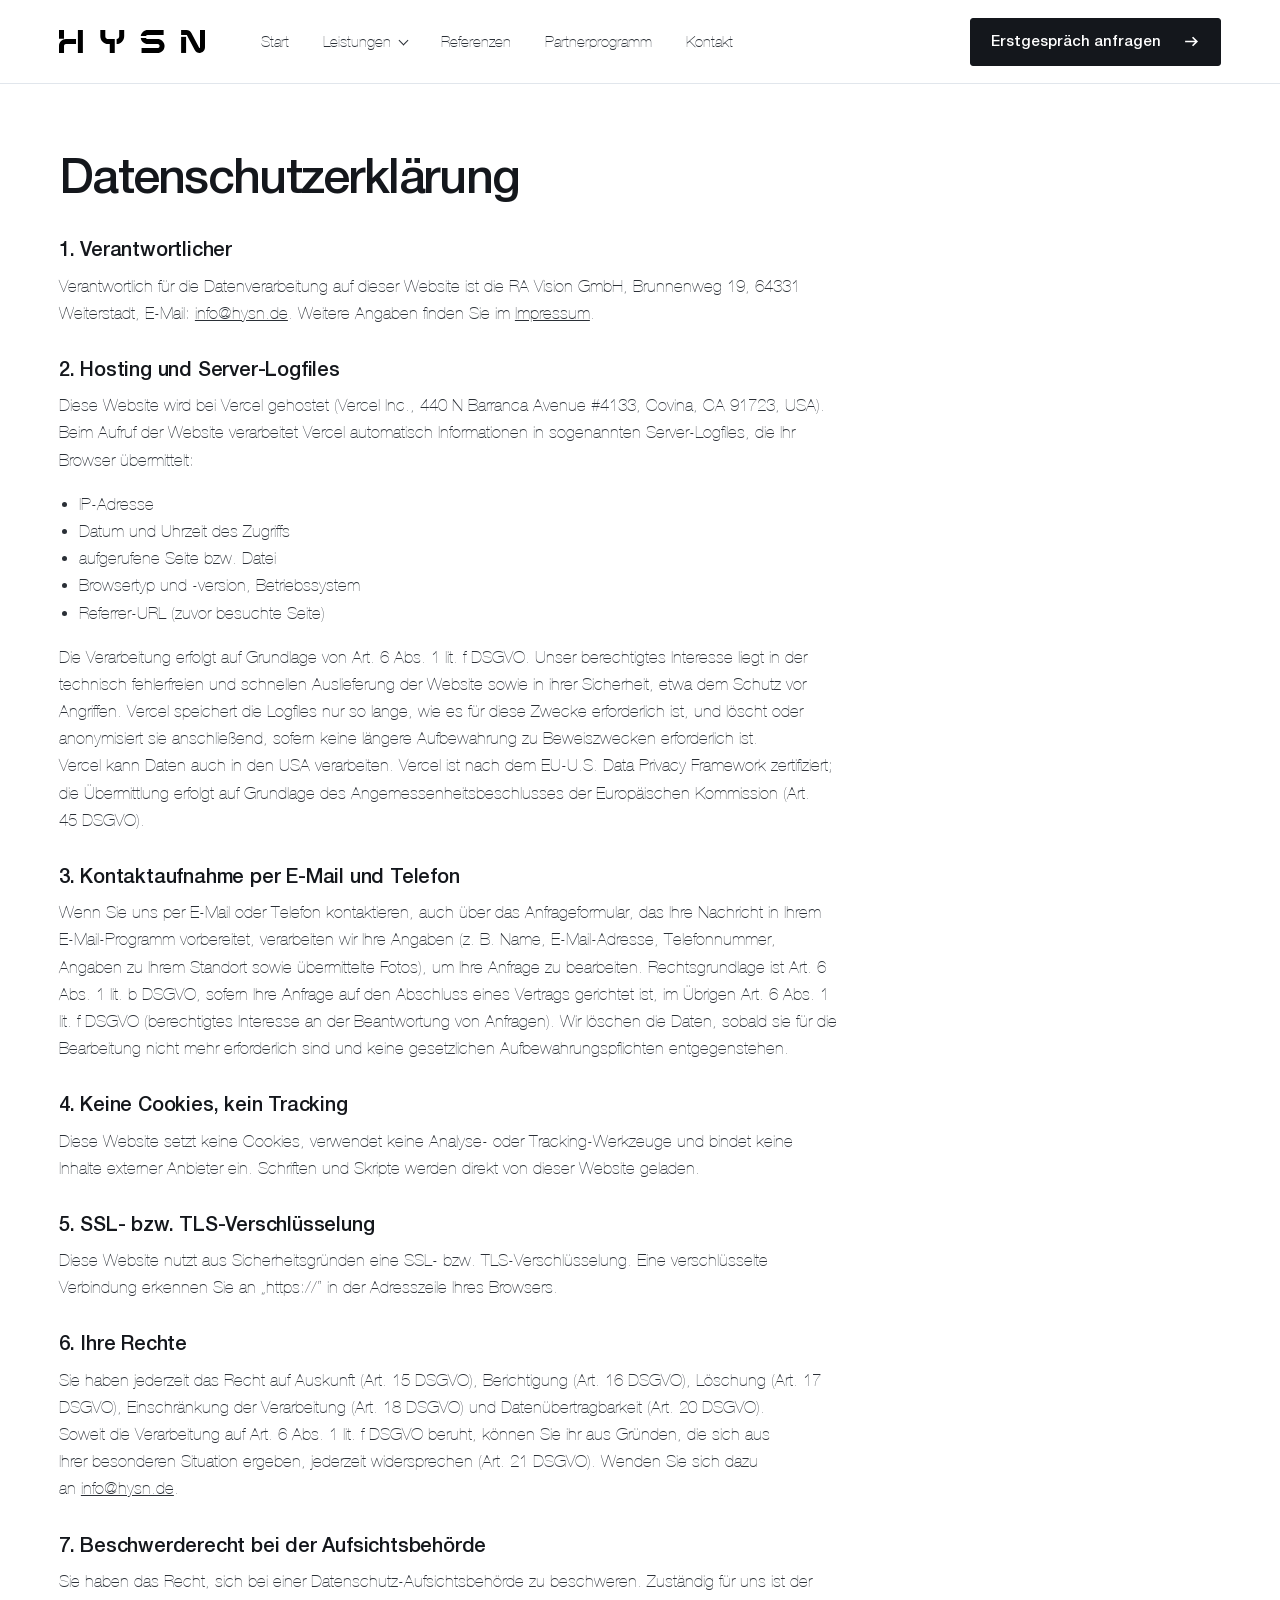
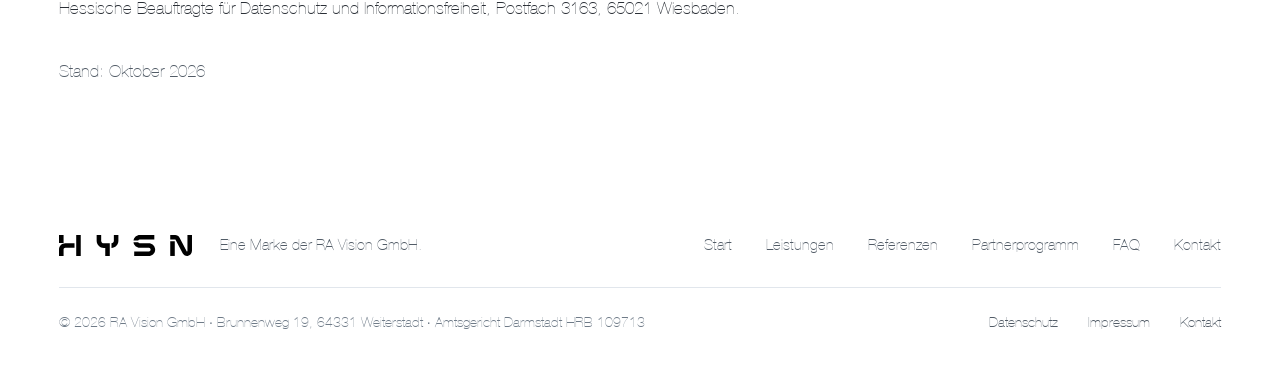
<file: datenschutz/index.html>
<!doctype html>
<html lang="de"><head>
<meta charset="utf-8"><meta name="viewport" content="width=device-width, initial-scale=1">
<title>Datenschutz | HYSN</title><meta name="description" content="Datenschutzerklärung der RA Vision GmbH, Marke HYSN.">
<link rel="icon" href="../assets/img/favicon.svg" type="image/svg+xml"><link rel="stylesheet" href="../assets/css/site.css?v=23bb50a17d">
</head><body>
<a class="skip" href="#inhalt">Zum Inhalt springen</a>
<header class="top"><div class="wrap">
  <a class="logo" href="../index.html" aria-label="HYSN Startseite"><img src="../assets/img/logo/hysn-logo.svg" alt="HYSN" width="1485" height="234"></a>
  <nav class="nav" aria-label="Hauptnavigation"><ul><li><a href="../index.html">Start</a></li><li class="has-sub"><a href="../leistungen/content-creation/">Leistungen</a><ul class="sub-menu"><li><a href="../leistungen/content-creation/">Content Creation</a></li><li><a href="../leistungen/installation-montage/">Installation &amp; Montage</a></li><li><a href="../leistungen/wartung-betrieb/">Wartung &amp; Betrieb</a></li><li><a href="../leistungen/dooh-hyads/">DOOH &amp; hyads</a></li></ul></li><li><a href="../referenzen/">Referenzen</a></li><li><a href="../partnerprogramm/">Partnerprogramm</a></li><li><a href="../kontakt/">Kontakt</a></li></ul><a class="btn" href="../kontakt/#anfrage"><span class="btn-t"><span data-t="Erstgespräch anfragen">Erstgespräch anfragen</span></span><svg class="i-arr" viewBox="0 0 16 16" aria-hidden="true"><path d="M2 8h11M9 4l4 4-4 4"/></svg></a></nav>
  <details class="mnav"><summary aria-label="Menü"><svg class="ico ico-bars" viewBox="0 0 24 24"><path d="M3 7h18M3 12h18M3 17h18"/></svg><svg class="ico ico-x" viewBox="0 0 24 24"><path d="M6 6l12 12M18 6 6 18"/></svg></summary>
    <div class="mpanel" data-lenis-prevent><ul><li><a href="../index.html">Start</a></li><li class="mgroup">Leistungen</li><li class="sub-list"><a href="../leistungen/content-creation/">Content Creation</a></li><li class="sub-list"><a href="../leistungen/installation-montage/">Installation &amp; Montage</a></li><li class="sub-list"><a href="../leistungen/wartung-betrieb/">Wartung &amp; Betrieb</a></li><li class="sub-list"><a href="../leistungen/dooh-hyads/">DOOH &amp; hyads</a></li><li><a href="../referenzen/">Referenzen</a></li><li><a href="../partnerprogramm/">Partnerprogramm</a></li><li><a href="../kontakt/">Kontakt</a></li></ul><a class="btn" href="../kontakt/#anfrage"><span class="btn-t"><span data-t="Erstgespräch anfragen">Erstgespräch anfragen</span></span><svg class="i-arr" viewBox="0 0 16 16" aria-hidden="true"><path d="M2 8h11M9 4l4 4-4 4"/></svg></a></div></details>
</div></header>
<main id="inhalt">
<div class="wrap"><article class="legal">
<h1>Datenschutzerklärung</h1>
<h2>1. Verantwortlicher</h2><p>Verantwortlich für die Datenverarbeitung auf dieser Website ist die RA Vision GmbH, Brunnenweg 19, 64331 Weiterstadt, E-Mail: <a href="mailto:info@hysn.de">info@hysn.de</a>. Weitere Angaben finden Sie im <a href="../impressum/">Impressum</a>.</p>
<h2>2. Hosting und Server-Logfiles</h2><p>Diese Website wird bei Vercel gehostet (Vercel Inc., 440 N Barranca Avenue #4133, Covina, CA 91723, USA). Beim Aufruf der Website verarbeitet Vercel automatisch Informationen in sogenannten Server-Logfiles, die Ihr Browser übermittelt:</p>
<ul><li>IP-Adresse</li><li>Datum und Uhrzeit des Zugriffs</li><li>aufgerufene Seite bzw. Datei</li><li>Browsertyp und -version, Betriebssystem</li><li>Referrer-URL (zuvor besuchte Seite)</li></ul>
<p>Die Verarbeitung erfolgt auf Grundlage von Art. 6 Abs. 1 lit. f DSGVO. Unser berechtigtes Interesse liegt in der technisch fehlerfreien und schnellen Auslieferung der Website sowie in ihrer Sicherheit, etwa dem Schutz vor Angriffen. Vercel speichert die Logfiles nur so lange, wie es für diese Zwecke erforderlich ist, und löscht oder anonymisiert sie anschließend, sofern keine längere Aufbewahrung zu Beweiszwecken erforderlich ist.</p>
<p>Vercel kann Daten auch in den USA verarbeiten. Vercel ist nach dem EU-U.S. Data Privacy Framework zertifiziert; die Übermittlung erfolgt auf Grundlage des Angemessenheitsbeschlusses der Europäischen Kommission (Art. 45 DSGVO).</p>
<h2>3. Kontaktaufnahme per E-Mail und Telefon</h2><p>Wenn Sie uns per E-Mail oder Telefon kontaktieren, auch über das Anfrageformular, das Ihre Nachricht in Ihrem E-Mail-Programm vorbereitet, verarbeiten wir Ihre Angaben (z. B. Name, E-Mail-Adresse, Telefonnummer, Angaben zu Ihrem Standort sowie übermittelte Fotos), um Ihre Anfrage zu bearbeiten. Rechtsgrundlage ist Art. 6 Abs. 1 lit. b DSGVO, sofern Ihre Anfrage auf den Abschluss eines Vertrags gerichtet ist, im Übrigen Art. 6 Abs. 1 lit. f DSGVO (berechtigtes Interesse an der Beantwortung von Anfragen). Wir löschen die Daten, sobald sie für die Bearbeitung nicht mehr erforderlich sind und keine gesetzlichen Aufbewahrungspflichten entgegenstehen.</p>
<h2>4. Keine Cookies, kein Tracking</h2><p>Diese Website setzt keine Cookies, verwendet keine Analyse- oder Tracking-Werkzeuge und bindet keine Inhalte externer Anbieter ein. Schriften und Skripte werden direkt von dieser Website geladen.</p>
<h2>5. SSL- bzw. TLS-Verschlüsselung</h2><p>Diese Website nutzt aus Sicherheitsgründen eine SSL- bzw. TLS-Verschlüsselung. Eine verschlüsselte Verbindung erkennen Sie an „https://“ in der Adresszeile Ihres Browsers.</p>
<h2>6. Ihre Rechte</h2><p>Sie haben jederzeit das Recht auf Auskunft (Art. 15 DSGVO), Berichtigung (Art. 16 DSGVO), Löschung (Art. 17 DSGVO), Einschränkung der Verarbeitung (Art. 18 DSGVO) und Datenübertragbarkeit (Art. 20 DSGVO). Soweit die Verarbeitung auf Art. 6 Abs. 1 lit. f DSGVO beruht, können Sie ihr aus Gründen, die sich aus Ihrer besonderen Situation ergeben, jederzeit widersprechen (Art. 21 DSGVO). Wenden Sie sich dazu an <a href="mailto:info@hysn.de">info@hysn.de</a>.</p>
<h2>7. Beschwerderecht bei der Aufsichtsbehörde</h2><p>Sie haben das Recht, sich bei einer Datenschutz-Aufsichtsbehörde zu beschweren. Zuständig für uns ist der Hessische Beauftragte für Datenschutz und Informationsfreiheit, Postfach 3163, 65021 Wiesbaden.</p>
<p style="margin-top:36px;color:var(--muted)">Stand: Oktober 2026</p>
</article></div>
</main>
<footer class="foot"><div class="wrap">
  <div class="foot-row">
    <div class="foot-brand"><a href="../index.html" aria-label="HYSN Startseite"><img src="../assets/img/logo/hysn-logo.svg" alt="HYSN" width="1485" height="234"></a><span>Eine Marke der RA Vision GmbH.</span></div>
    <nav aria-label="Footer"><ul><li><a href="../index.html">Start</a></li><li><a href="../leistungen/content-creation/">Leistungen</a></li><li><a href="../referenzen/">Referenzen</a></li><li><a href="../partnerprogramm/">Partnerprogramm</a></li><li><a href="../faq/">FAQ</a></li><li><a href="../kontakt/">Kontakt</a></li></ul></nav>
  </div>
  <div class="foot-legal"><span>© 2026 RA Vision GmbH · Brunnenweg 19, 64331 Weiterstadt · Amtsgericht Darmstadt HRB 109713</span>
    <ul><li><a href="../datenschutz/">Datenschutz</a></li><li><a href="../impressum/">Impressum</a></li><li><a href="../kontakt/">Kontakt</a></li></ul></div>
</div></footer>
<script src="../assets/js/vendor/lenis.js?v=35b2548763" defer></script>
<script src="../assets/js/site.js?v=674188e4a6" defer></script>
</body></html>
</file>
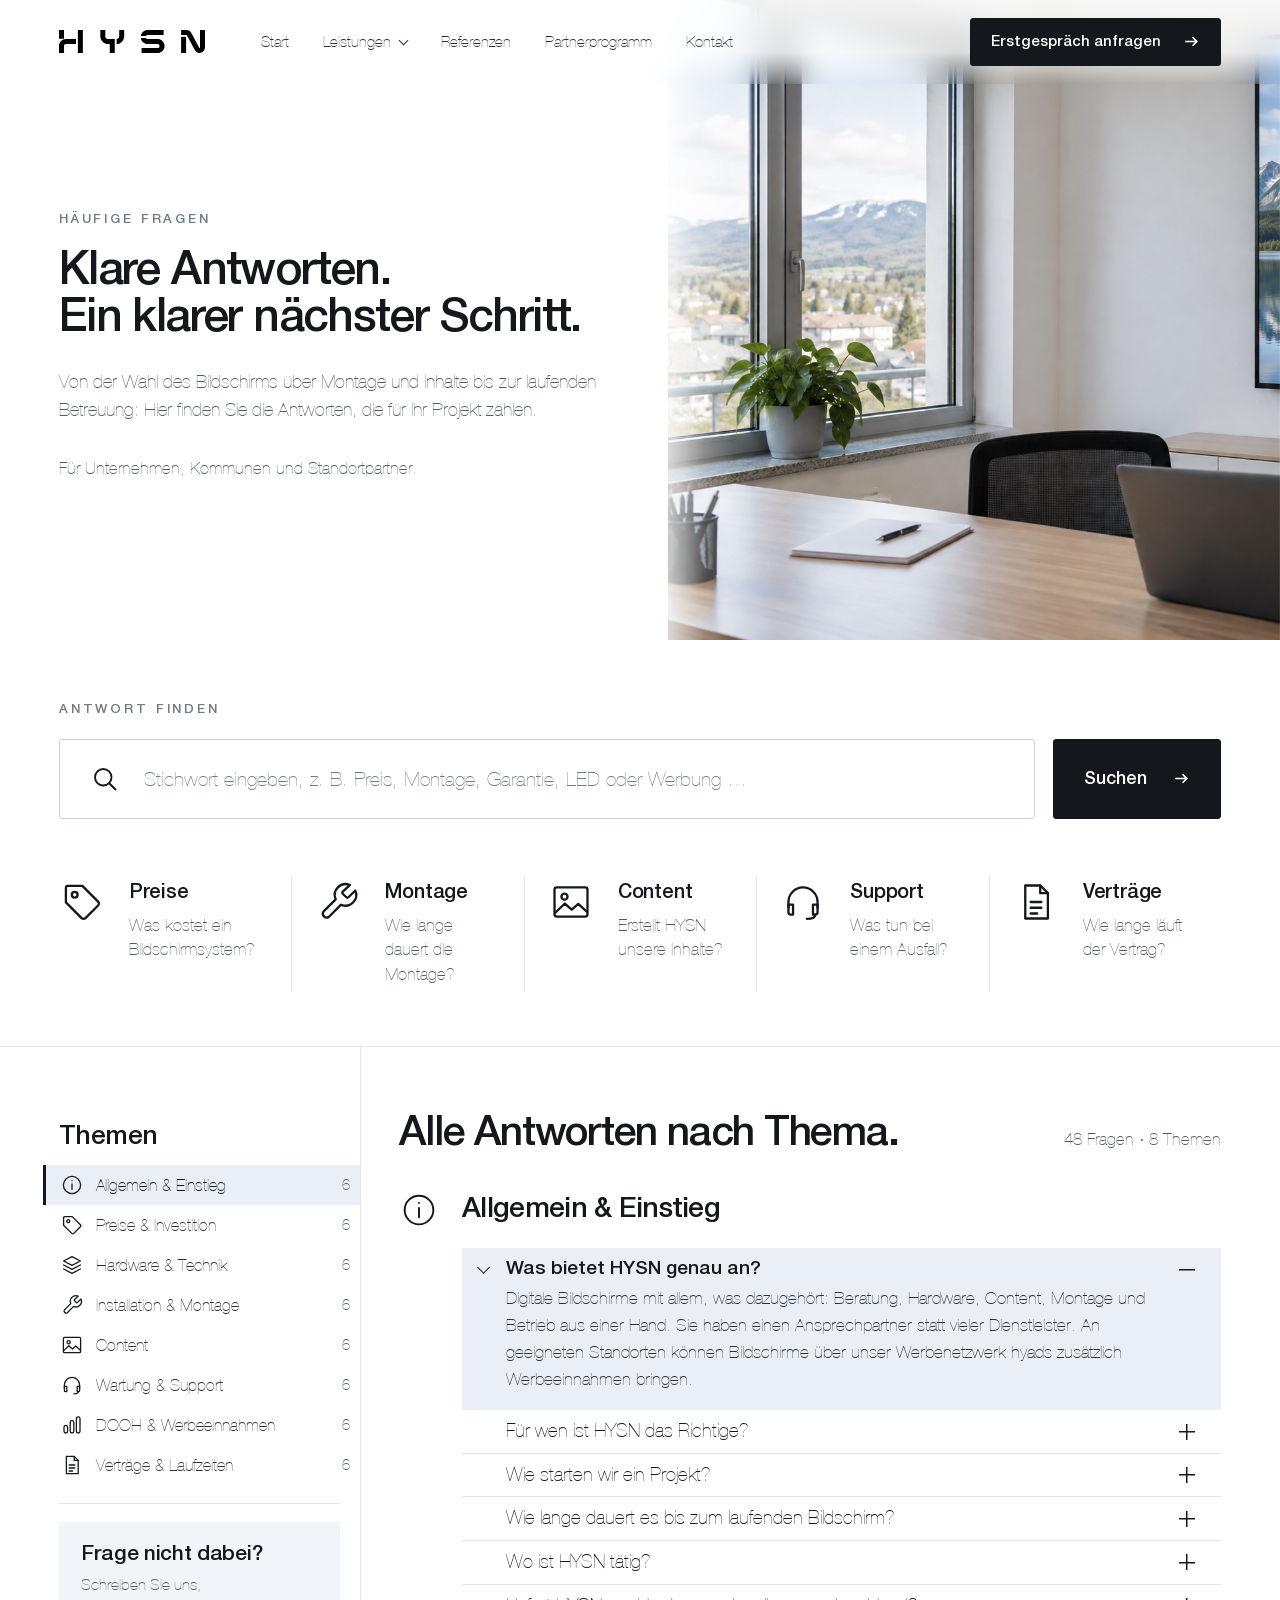
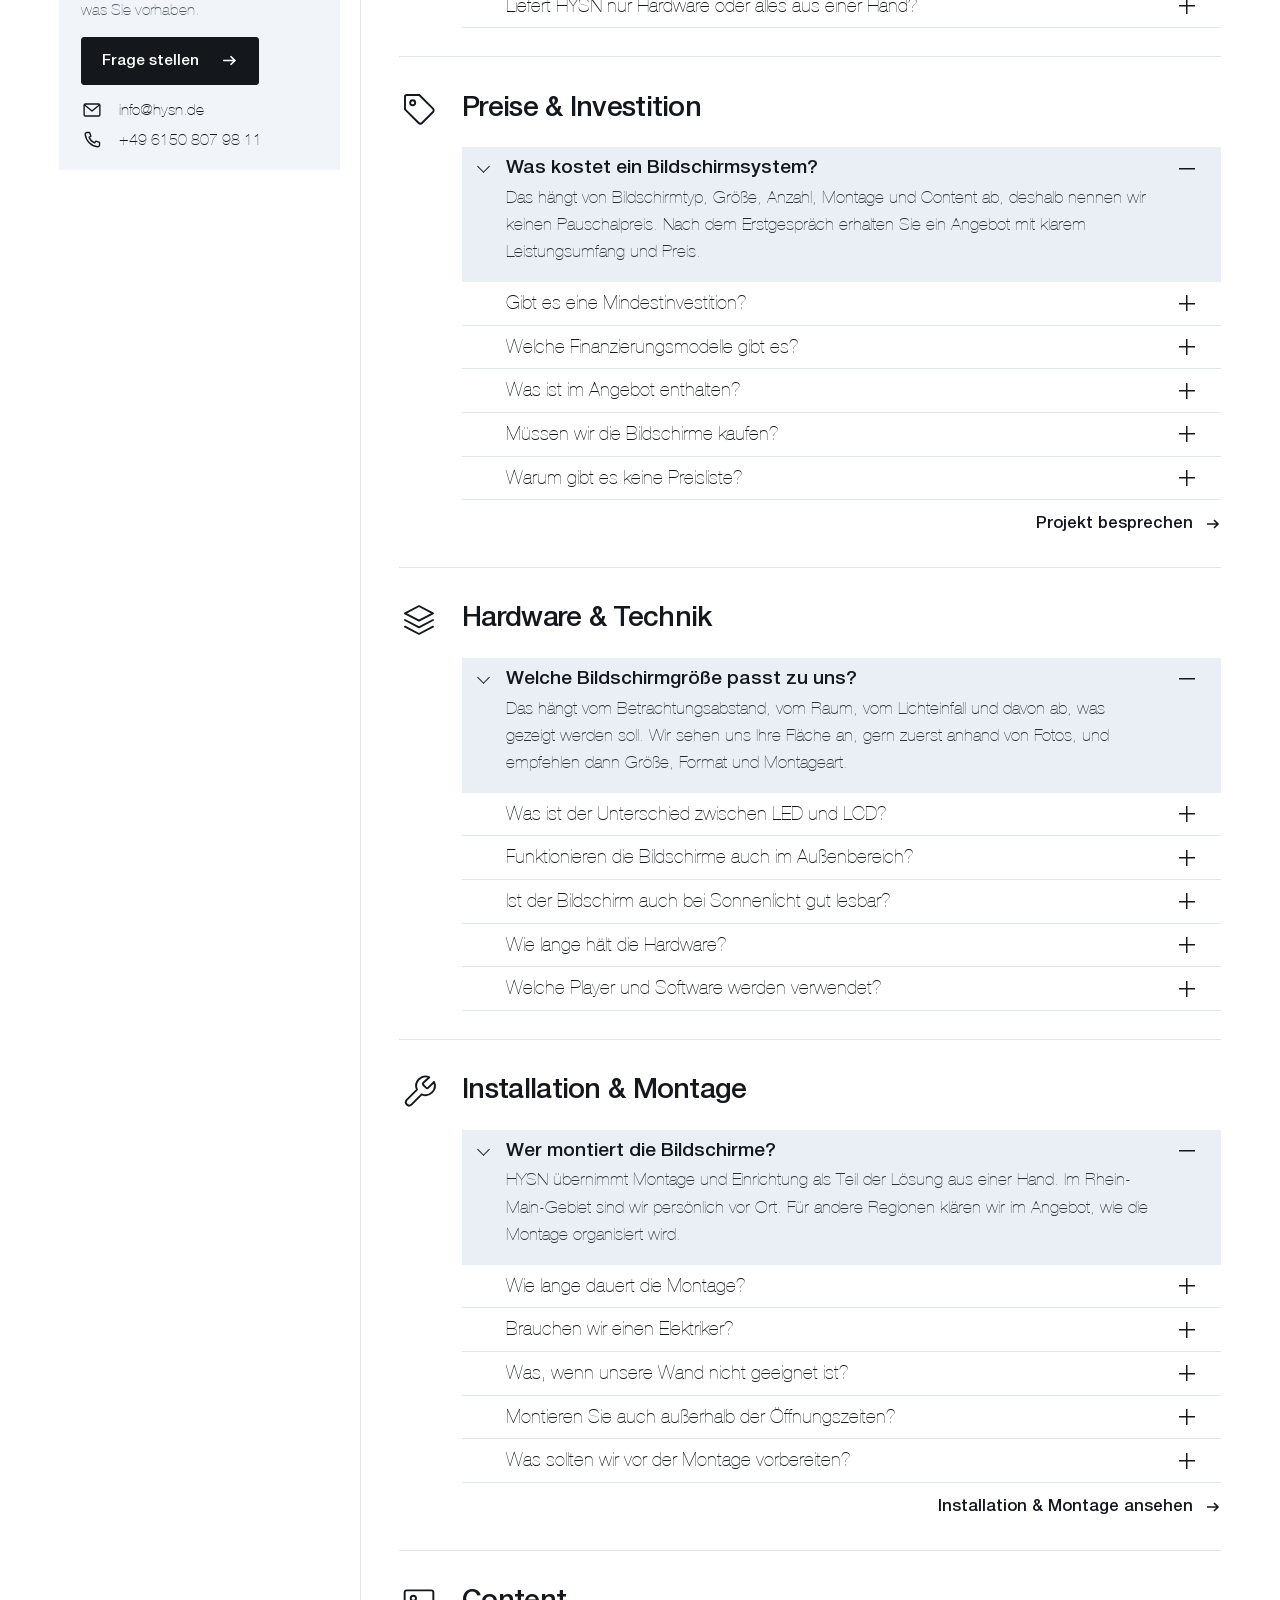
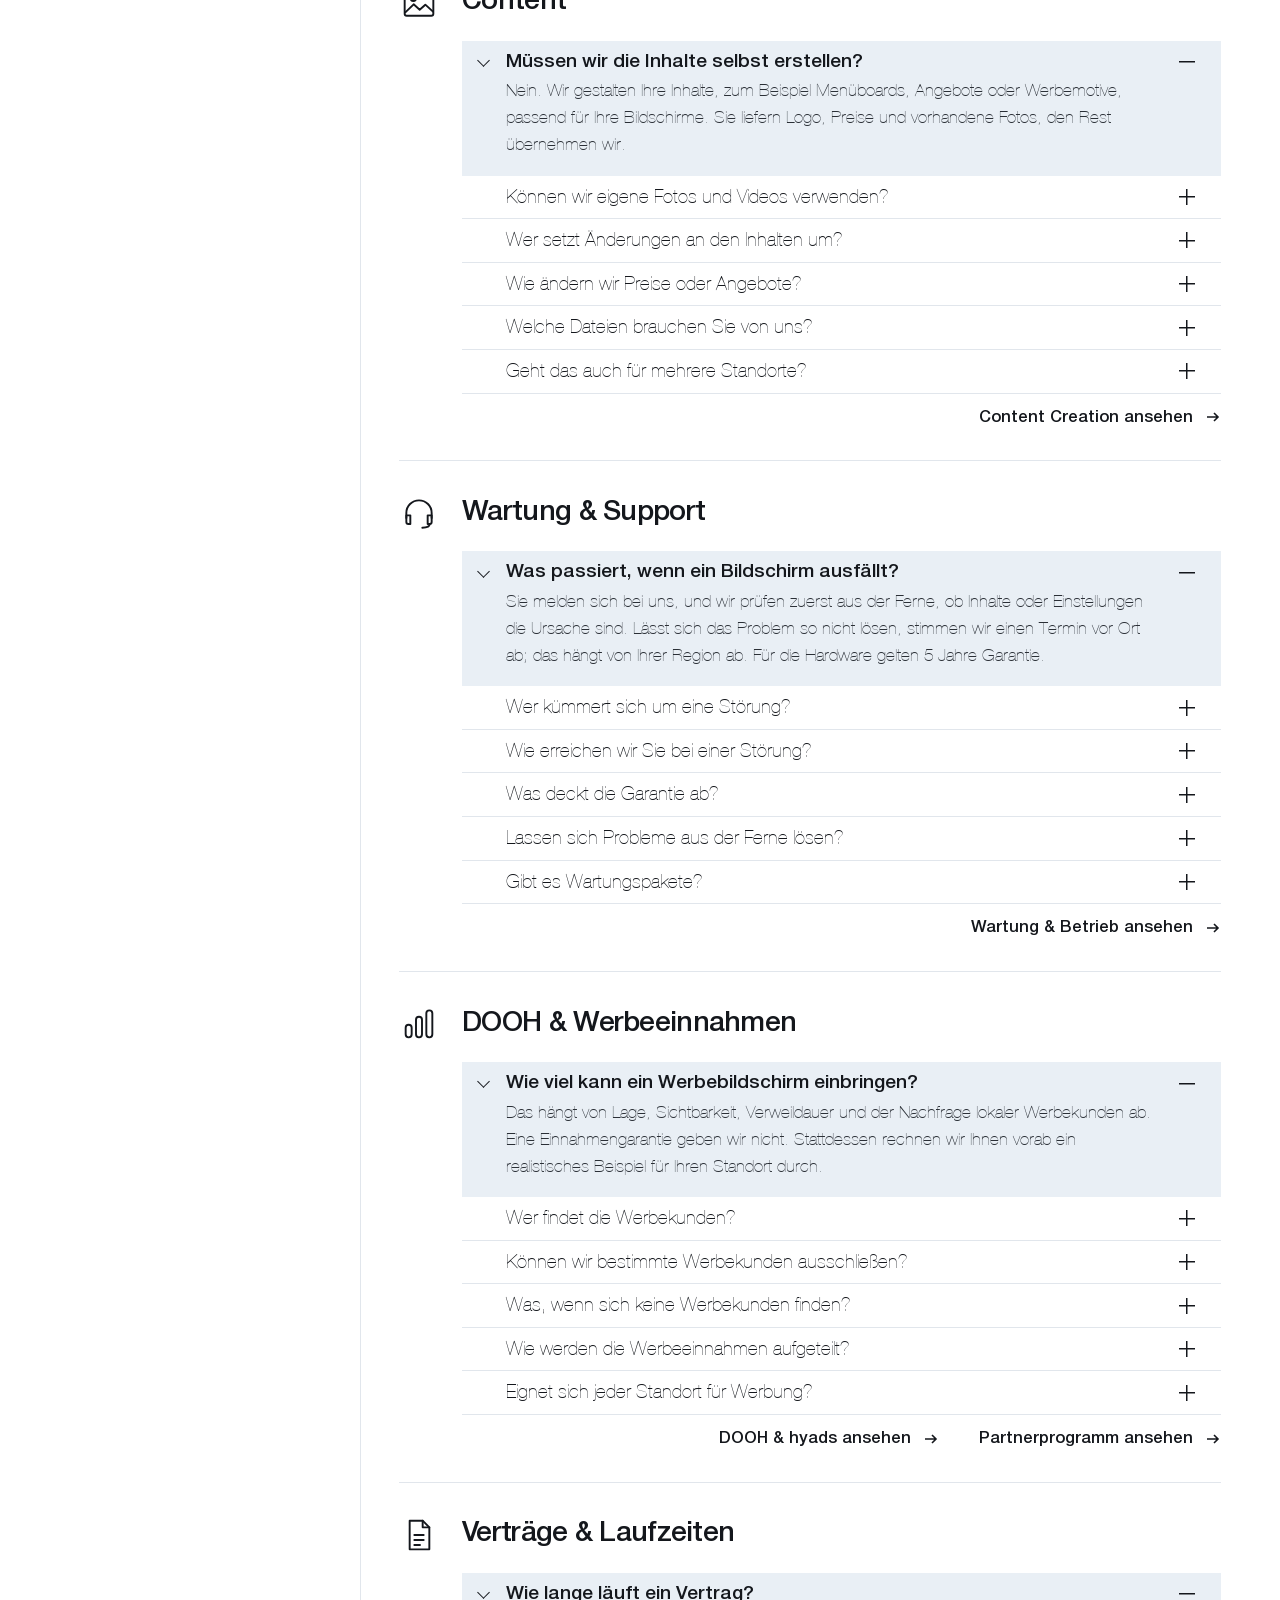
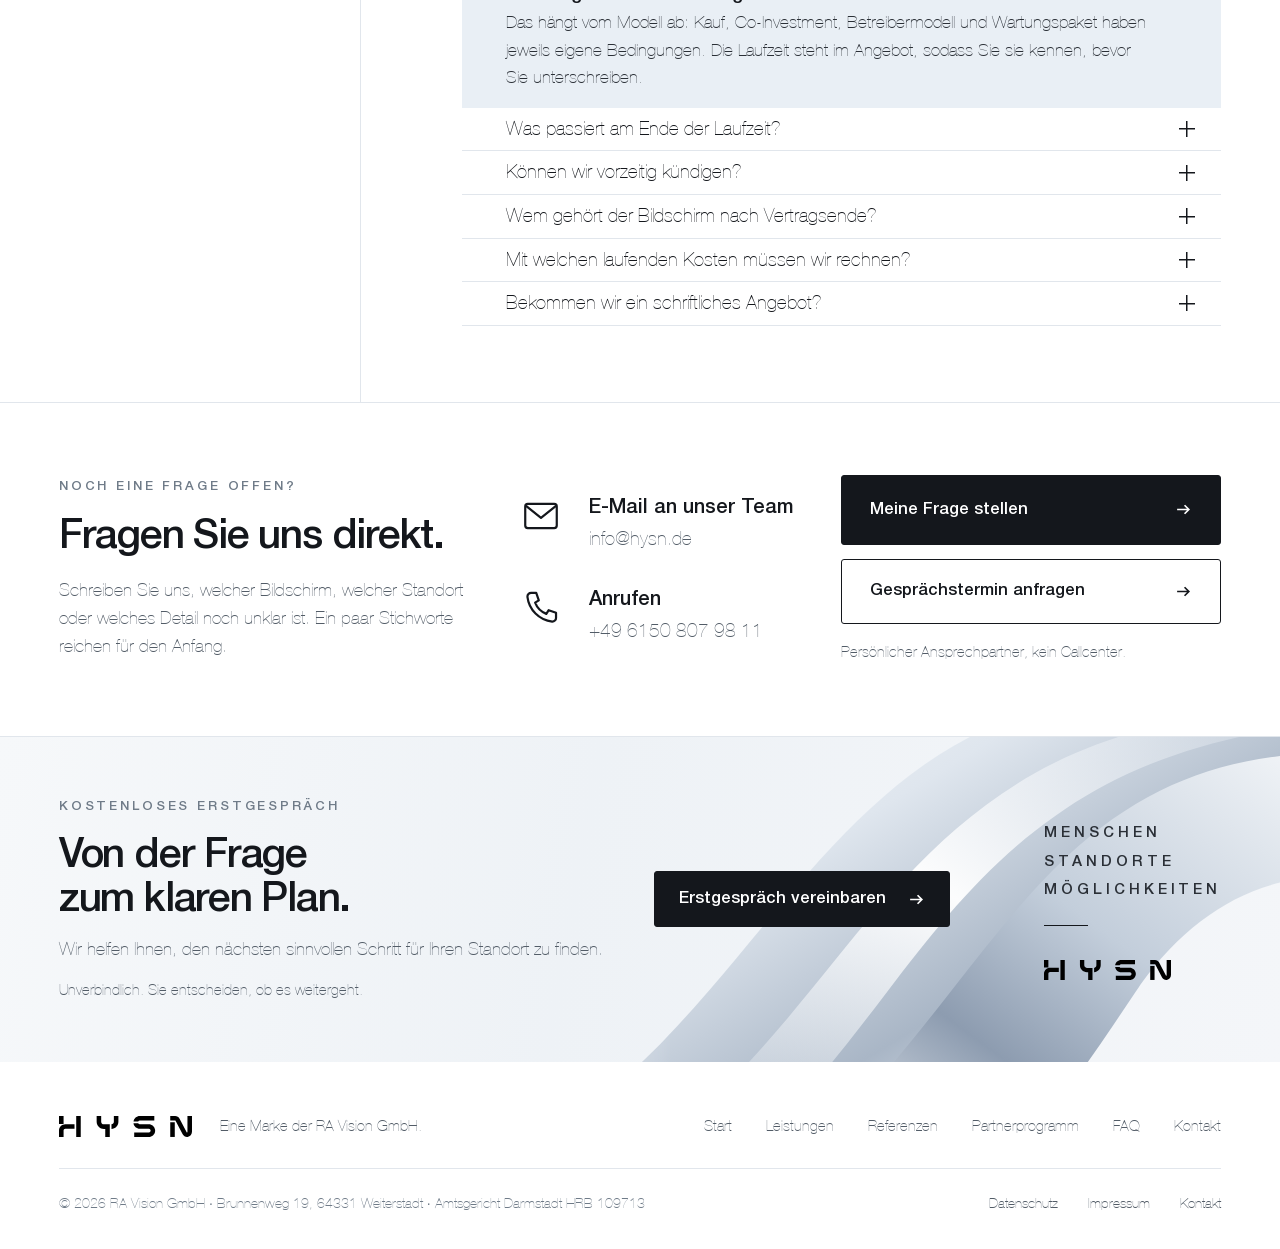
<file: faq/index.html>
<!doctype html>
<html lang="de"><head>
<meta charset="utf-8"><meta name="viewport" content="width=device-width, initial-scale=1">
<title>Häufige Fragen | HYSN Digital Signage</title><meta name="description" content="Antworten zu Kosten, Hardware, Montage, Content, Wartung, Werbeeinnahmen und Verträgen: alles, was Sie vor einem Digital-Signage-Projekt mit HYSN wissen sollten.">
<link rel="icon" href="../assets/img/favicon.svg" type="image/svg+xml"><link rel="stylesheet" href="../assets/css/site.css?v=23bb50a17d"><link rel="stylesheet" href="../assets/css/pages/faq.css?v=6f55d2968d">
</head><body class="hero-page">
<a class="skip" href="#inhalt">Zum Inhalt springen</a>
<header class="top"><div class="wrap">
  <a class="logo" href="../index.html" aria-label="HYSN Startseite"><img src="../assets/img/logo/hysn-logo.svg" alt="HYSN" width="1485" height="234"></a>
  <nav class="nav" aria-label="Hauptnavigation"><ul><li><a href="../index.html">Start</a></li><li class="has-sub"><a href="../leistungen/content-creation/">Leistungen</a><ul class="sub-menu"><li><a href="../leistungen/content-creation/">Content Creation</a></li><li><a href="../leistungen/installation-montage/">Installation &amp; Montage</a></li><li><a href="../leistungen/wartung-betrieb/">Wartung &amp; Betrieb</a></li><li><a href="../leistungen/dooh-hyads/">DOOH &amp; hyads</a></li></ul></li><li><a href="../referenzen/">Referenzen</a></li><li><a href="../partnerprogramm/">Partnerprogramm</a></li><li><a href="../kontakt/">Kontakt</a></li></ul><a class="btn" href="../kontakt/#anfrage"><span class="btn-t"><span data-t="Erstgespräch anfragen">Erstgespräch anfragen</span></span><svg class="i-arr" viewBox="0 0 16 16" aria-hidden="true"><path d="M2 8h11M9 4l4 4-4 4"/></svg></a></nav>
  <details class="mnav"><summary aria-label="Menü"><svg class="ico ico-bars" viewBox="0 0 24 24"><path d="M3 7h18M3 12h18M3 17h18"/></svg><svg class="ico ico-x" viewBox="0 0 24 24"><path d="M6 6l12 12M18 6 6 18"/></svg></summary>
    <div class="mpanel" data-lenis-prevent><ul><li><a href="../index.html">Start</a></li><li class="mgroup">Leistungen</li><li class="sub-list"><a href="../leistungen/content-creation/">Content Creation</a></li><li class="sub-list"><a href="../leistungen/installation-montage/">Installation &amp; Montage</a></li><li class="sub-list"><a href="../leistungen/wartung-betrieb/">Wartung &amp; Betrieb</a></li><li class="sub-list"><a href="../leistungen/dooh-hyads/">DOOH &amp; hyads</a></li><li><a href="../referenzen/">Referenzen</a></li><li><a href="../partnerprogramm/">Partnerprogramm</a></li><li><a href="../kontakt/">Kontakt</a></li></ul><a class="btn" href="../kontakt/#anfrage"><span class="btn-t"><span data-t="Erstgespräch anfragen">Erstgespräch anfragen</span></span><svg class="i-arr" viewBox="0 0 16 16" aria-hidden="true"><path d="M2 8h11M9 4l4 4-4 4"/></svg></a></div></details>
</div></header>
<main id="inhalt">

<section class="chero faq-hero"><div class="chero-img"><img src="../assets/img/faq/faq-hero.jpg?v=3f1cf0cb7c9b" alt="Hochformat-Display mit Bergmotiv in einem hellen Büro, davor Laptop und Notizbuch" width="1565" height="1005" fetchpriority="high"></div>
  <div class="wrap"><div class="chero-text">
    <span class="eyebrow">Häufige Fragen</span>
    <h1><span>Klare Antworten.</span> <span>Ein klarer nächster Schritt.</span></h1>
    <p class="lead">Von der Wahl des Bildschirms über Montage und Inhalte bis zur laufenden Betreuung: Hier finden Sie die Antworten, die für Ihr Projekt zählen.</p>
    <p class="faq-hero-for">Für Unternehmen, Kommunen und Standortpartner.</p>
  </div></div>
</section>

<section class="faq-find" id="suche" aria-labelledby="suche-h"><div class="wrap">
  <span class="eyebrow" id="suche-h">Antwort finden</span>
  <form class="faq-search" role="search" action="#fragen">
    <div class="faq-field"><label class="faq-vh" for="faq-q">Fragen durchsuchen</label><svg class="ico" viewBox="0 0 24 24" aria-hidden="true"><circle cx="10.6" cy="10.6" r="6.6"/><path d="m15.4 15.4 5 5"/></svg>
      <input id="faq-q" type="search" placeholder="Stichwort eingeben, z. B. Preis, Montage, Garantie, LED oder Werbung …" data-alt="Stichwort, z. B. Preis, Montage oder Garantie …|Stichwort, z. B. Garantie …|Z. B. Garantie, LED …|Stichwort …" autocomplete="off" spellcheck="false"></div>
    <button class="btn faq-go" type="submit"><span>Suchen</span><svg class="i-arr" viewBox="0 0 16 16" aria-hidden="true"><path d="M2 8h11M9 4l4 4-4 4"/></svg></button>
  </form>
  <div class="faq-status" aria-live="polite">
    <p data-faq-hits hidden><span data-n></span> <a class="tlink tlink--plain" href="#fragen">Zu den Antworten<svg class="i-down" viewBox="0 0 24 24" aria-hidden="true"><path d="M12 4v15M6 13l6 6 6-6"/></svg></a></p>
    <p data-faq-none hidden>Keine passende Frage gefunden – fragen Sie uns direkt. <a class="tlink tlink--plain" href="../kontakt/#anfrage">Frage stellen<svg class="i-arr" viewBox="0 0 16 16" aria-hidden="true"><path d="M2 8h11M9 4l4 4-4 4"/></svg></a></p>
  </div>
  <nav class="faq-quick" aria-label="Häufigste Fragen"><a href="#preise" data-open="preise-kosten"><svg class="ico" viewBox="0 0 24 24" aria-hidden="true"><path d="M3.6 12.2V4.6a1 1 0 0 1 1-1h7.6l8.2 8.2a1.4 1.4 0 0 1 0 2l-6.6 6.6a1.4 1.4 0 0 1-2 0z"/><circle cx="8.2" cy="8.2" r="1.5"/></svg><span><b>Preise</b>Was kostet ein Bildschirmsystem?</span></a><a href="#installation" data-open="installation-dauer"><svg class="ico" viewBox="0 0 24 24" aria-hidden="true"><path d="M14.6 6.4a1 1 0 0 0 0 1.4l1.6 1.6a1 1 0 0 0 1.4 0l3.4-3.4a5.6 5.6 0 0 1-7.4 7.4l-6.3 6.3a2 2 0 0 1-2.8-2.8l6.3-6.3a5.6 5.6 0 0 1 7.4-7.4z"/></svg><span><b>Montage</b>Wie lange dauert die Montage?</span></a><a href="#content" data-open="content-selbst"><svg class="ico" viewBox="0 0 24 24" aria-hidden="true"><rect x="3.4" y="4.4" width="17.2" height="15.2" rx="1.2"/><circle cx="8.6" cy="9.2" r="1.6"/><path d="m3.8 17.6 5-4.8 3.6 3.2 3.4-3 4.6 4.2"/></svg><span><b>Content</b>Erstellt HYSN unsere Inhalte?</span></a><a href="#wartung" data-open="wartung-ausfall"><svg class="ico" viewBox="0 0 24 24" aria-hidden="true"><path d="M4.4 15v-3a7.6 7.6 0 0 1 15.2 0v3"/><path d="M4.4 13.4h2.4v5.2H5.6a1.2 1.2 0 0 1-1.2-1.2zM19.6 13.4h-2.4v5.2h1.2a1.2 1.2 0 0 0 1.2-1.2z"/><path d="M18.4 18.6c0 1.4-1.6 2.2-4.4 2.2"/></svg><span><b>Support</b>Was tun bei einem Ausfall?</span></a><a href="#vertraege" data-open="vertraege-laufzeit"><svg class="ico" viewBox="0 0 24 24" aria-hidden="true"><path d="M6.4 3.4h7.8l4 4v13.2H6.4z"/><path d="M14.2 3.4v4h4M9.2 12h5.6M9.2 15h5.6M9.2 18h3.4"/></svg><span><b>Verträge</b>Wie lange läuft der Vertrag?</span></a></nav>
</div></section>

<section class="faq-main" id="fragen" aria-labelledby="fragen-h"><div class="wrap">
  <aside class="faq-side"><div class="faq-side-in">
    <p class="faq-side-h" id="themen-h">Themen</p>
    <nav class="faq-nav" aria-labelledby="themen-h"><ul><li><a href="#allgemein" class="is-active" aria-current="location"><svg class="ico" viewBox="0 0 24 24" aria-hidden="true"><circle cx="12" cy="12" r="8.6"/><path d="M12 10.8v5.6M12 7.7v.1"/></svg><span>Allgemein &amp; Einstieg</span><b>6</b></a></li><li><a href="#preise"><svg class="ico" viewBox="0 0 24 24" aria-hidden="true"><path d="M3.6 12.2V4.6a1 1 0 0 1 1-1h7.6l8.2 8.2a1.4 1.4 0 0 1 0 2l-6.6 6.6a1.4 1.4 0 0 1-2 0z"/><circle cx="8.2" cy="8.2" r="1.5"/></svg><span>Preise &amp; Investition</span><b>6</b></a></li><li><a href="#hardware"><svg class="ico" viewBox="0 0 24 24" aria-hidden="true"><path d="M12 3.6 20.4 8 12 12.4 3.6 8z"/><path d="m3.6 12 8.4 4.4 8.4-4.4M3.6 16l8.4 4.4 8.4-4.4"/></svg><span>Hardware &amp; Technik</span><b>6</b></a></li><li><a href="#installation"><svg class="ico" viewBox="0 0 24 24" aria-hidden="true"><path d="M14.6 6.4a1 1 0 0 0 0 1.4l1.6 1.6a1 1 0 0 0 1.4 0l3.4-3.4a5.6 5.6 0 0 1-7.4 7.4l-6.3 6.3a2 2 0 0 1-2.8-2.8l6.3-6.3a5.6 5.6 0 0 1 7.4-7.4z"/></svg><span>Installation &amp; Montage</span><b>6</b></a></li><li><a href="#content"><svg class="ico" viewBox="0 0 24 24" aria-hidden="true"><rect x="3.4" y="4.4" width="17.2" height="15.2" rx="1.2"/><circle cx="8.6" cy="9.2" r="1.6"/><path d="m3.8 17.6 5-4.8 3.6 3.2 3.4-3 4.6 4.2"/></svg><span>Content</span><b>6</b></a></li><li><a href="#wartung"><svg class="ico" viewBox="0 0 24 24" aria-hidden="true"><path d="M4.4 15v-3a7.6 7.6 0 0 1 15.2 0v3"/><path d="M4.4 13.4h2.4v5.2H5.6a1.2 1.2 0 0 1-1.2-1.2zM19.6 13.4h-2.4v5.2h1.2a1.2 1.2 0 0 0 1.2-1.2z"/><path d="M18.4 18.6c0 1.4-1.6 2.2-4.4 2.2"/></svg><span>Wartung &amp; Support</span><b>6</b></a></li><li><a href="#dooh"><svg class="ico" viewBox="0 0 24 24" aria-hidden="true"><rect x="4" y="12.4" width="3.6" height="7.6" rx="1.8"/><rect x="10.2" y="7.6" width="3.6" height="12.4" rx="1.8"/><rect x="16.4" y="3.8" width="3.6" height="16.2" rx="1.8"/></svg><span>DOOH &amp; Werbeeinnahmen</span><b>6</b></a></li><li><a href="#vertraege"><svg class="ico" viewBox="0 0 24 24" aria-hidden="true"><path d="M6.4 3.4h7.8l4 4v13.2H6.4z"/><path d="M14.2 3.4v4h4M9.2 12h5.6M9.2 15h5.6M9.2 18h3.4"/></svg><span>Verträge &amp; Laufzeiten</span><b>6</b></a></li></ul></nav>
    <div class="faq-help"><div class="faq-help-card">
      <p class="faq-help-h">Frage nicht dabei?</p>
      <p class="faq-help-txt">Schreiben Sie uns, was Sie vorhaben.</p>
      <a class="btn" href="../kontakt/#anfrage"><span class="btn-t"><span data-t="Frage stellen">Frage stellen</span></span><svg class="i-arr" viewBox="0 0 16 16" aria-hidden="true"><path d="M2 8h11M9 4l4 4-4 4"/></svg></a>
      <a href="mailto:info@hysn.de"><svg class="ico" viewBox="0 0 24 24" aria-hidden="true"><rect x="3.4" y="5.4" width="17.2" height="13.2" rx="1.4"/><path d="m4 6.6 8 6.4 8-6.4"/></svg>info@hysn.de</a>
      <a href="tel:+4961508079811"><svg class="ico" viewBox="0 0 24 24" aria-hidden="true"><path d="M6.6 3.8h2.8l1.4 4-2 1.3a10.6 10.6 0 0 0 6.1 6.1l1.3-2 4 1.4v2.8a2 2 0 0 1-2.1 2A15.4 15.4 0 0 1 4.6 5.9a2 2 0 0 1 2-2.1z"/></svg>+49 6150 807 98 11</a>
    </div></div>
  </div></aside>

  <div class="faq-col">
    <div class="faq-colhead"><h2 id="fragen-h">Alle Antworten nach Thema.</h2><p><span data-faq-total>48 Fragen · 8 Themen</span><button class="faq-reset" type="button" data-faq-reset hidden>Suche zurücksetzen</button></p></div>
    <section class="faq-cat is-first" id="allgemein" aria-labelledby="allgemein-h"><svg class="ico" viewBox="0 0 24 24" aria-hidden="true"><circle cx="12" cy="12" r="8.6"/><path d="M12 10.8v5.6M12 7.7v.1"/></svg><h3 id="allgemein-h">Allgemein &amp; Einstieg</h3>
      <div class="faq-list"><details id="allgemein-angebot" open><summary>Was bietet HYSN genau an?</summary><div class="faq-a"><p>Digitale Bildschirme mit allem, was dazugehört: Beratung, Hardware, Content, Montage und Betrieb aus einer Hand. Sie haben einen Ansprechpartner statt vieler Dienstleister. An geeigneten Standorten können Bildschirme über unser Werbenetzwerk hyads zusätzlich Werbeeinnahmen bringen.</p></div></details><details id="allgemein-zielgruppe"><summary>Für wen ist HYSN das Richtige?</summary><div class="faq-a"><p>Für Gastronomie, Handel und Filialbetriebe, für Städte und Kommunen sowie für Standortpartner, die ihre Fläche für Werbung öffnen möchten. Ein Beispiel: Bei Haus des Döners laufen seit Juni 2025 drei digitale Menüboards an einem Standort, jeden Tag. Ob ein Bildschirm an Ihrem Standort einen klaren Zweck erfüllt, klären wir im Erstgespräch.</p></div></details><details id="allgemein-start"><summary>Wie starten wir ein Projekt?</summary><div class="faq-a"><p>Mit einer kurzen Nachricht oder einem Anruf. Im kostenlosen Erstgespräch klären wir Standort, Ziel und Rahmen; Fotos Ihrer Fläche helfen dabei. Danach erhalten Sie ein schriftliches Angebot und entscheiden in Ruhe, ob es weitergeht.</p></div></details><details id="allgemein-dauer"><summary>Wie lange dauert es bis zum laufenden Bildschirm?</summary><div class="faq-a"><p>Das hängt vor allem von Hardware, Montage und Content-Umfang ab. Ein einzelnes Menüboard ist schneller umgesetzt als eine Lösung für mehrere Standorte. Einen konkreten Zeitplan erhalten Sie mit dem Angebot.</p></div></details><details id="allgemein-region"><summary>Wo ist HYSN tätig?</summary><div class="faq-a"><p>Unser Sitz ist in Weiterstadt im Rhein-Main-Gebiet. Hier betreuen wir Sie persönlich vor Ort, geliefert wird deutschlandweit. Wie Montage und Service vor Ort außerhalb der Region laufen, klären wir im Angebot.</p></div></details><details id="allgemein-komplett"><summary>Liefert HYSN nur Hardware oder alles aus einer Hand?</summary><div class="faq-a"><p>Unser Ansatz ist die Lösung aus einer Hand: Beratung, Hardware, Content, Montage und Betrieb kommen von uns, Sie müssen keine Einzelgewerke koordinieren. Welche dieser Leistungen Sie tatsächlich brauchen, klären wir gemeinsam.</p></div></details></div>
    </section>
    <section class="faq-cat" id="preise" aria-labelledby="preise-h"><svg class="ico" viewBox="0 0 24 24" aria-hidden="true"><path d="M3.6 12.2V4.6a1 1 0 0 1 1-1h7.6l8.2 8.2a1.4 1.4 0 0 1 0 2l-6.6 6.6a1.4 1.4 0 0 1-2 0z"/><circle cx="8.2" cy="8.2" r="1.5"/></svg><h3 id="preise-h">Preise &amp; Investition</h3>
      <div class="faq-list"><details id="preise-kosten" open><summary>Was kostet ein Bildschirmsystem?</summary><div class="faq-a"><p>Das hängt von Bildschirmtyp, Größe, Anzahl, Montage und Content ab, deshalb nennen wir keinen Pauschalpreis. Nach dem Erstgespräch erhalten Sie ein Angebot mit klarem Leistungsumfang und Preis.</p></div></details><details id="preise-minimum"><summary>Gibt es eine Mindestinvestition?</summary><div class="faq-a"><p>Einen pauschalen Mindestbetrag gibt es nicht; der Umfang richtet sich nach Ihrem Projekt und steht im Angebot. Sprechen Sie uns auch an, wenn Sie zunächst mit einem einzelnen Bildschirm beginnen möchten.</p></div></details><details id="preise-modelle"><summary>Welche Finanzierungsmodelle gibt es?</summary><div class="faq-a"><p>Drei: Kauf, Co-Investment oder Betreibermodell. Beim Kauf gehört die Hardware Ihnen, beim Co-Investment teilen wir Investition und Werbeerlöse, beim Betreibermodell investiert HYSN und Sie erhalten einen Anteil an den Werbeeinnahmen. Welches Modell passt, hängt vor allem davon ab, ob auf dem Bildschirm Werbung laufen soll.</p></div></details><details id="preise-umfang"><summary>Was ist im Angebot enthalten?</summary><div class="faq-a"><p>Der vereinbarte Umfang Ihres Projekts: Hardware, Montage und Content, auf Wunsch auch ein Wartungspaket. Optionale Leistungen sind darin getrennt aufgeführt. So sehen Sie vor der Entscheidung, wofür Sie bezahlen.</p></div></details><details id="preise-kauf"><summary>Müssen wir die Bildschirme kaufen?</summary><div class="faq-a"><p>Nein. Neben dem Kauf gibt es das Co-Investment und das Betreibermodell, bei dem HYSN die Hardware finanziert und über Werbeeinnahmen refinanziert. Das Betreibermodell kommt vor allem für Standorte infrage, an denen Werbung gezeigt werden kann.</p></div></details><details id="preise-individuell"><summary>Warum gibt es keine Preisliste?</summary><div class="faq-a"><p>Weil kein Standort wie der andere ist: Wandaufbau, Lichtverhältnisse, Bildschirmgröße und Content-Umfang verändern den Aufwand deutlich. Ein individuelles Angebot zeigt Ihnen von Anfang an, was Ihr Projekt tatsächlich kostet. Einen Richtwert gibt es nur für Werbekunden im hyads-Netzwerk: Lokale Werbung auf einer Stele kostet ab ca. 99 € im Monat.</p></div></details></div><p class="faq-more"><a class="tlink tlink--plain" href="../kontakt/#anfrage">Projekt besprechen<svg class="i-arr" viewBox="0 0 16 16" aria-hidden="true"><path d="M2 8h11M9 4l4 4-4 4"/></svg></a></p>
    </section>
    <section class="faq-cat" id="hardware" aria-labelledby="hardware-h"><svg class="ico" viewBox="0 0 24 24" aria-hidden="true"><path d="M12 3.6 20.4 8 12 12.4 3.6 8z"/><path d="m3.6 12 8.4 4.4 8.4-4.4M3.6 16l8.4 4.4 8.4-4.4"/></svg><h3 id="hardware-h">Hardware &amp; Technik</h3>
      <div class="faq-list"><details id="hardware-groesse" open><summary>Welche Bildschirmgröße passt zu uns?</summary><div class="faq-a"><p>Das hängt vom Betrachtungsabstand, vom Raum, vom Lichteinfall und davon ab, was gezeigt werden soll. Wir sehen uns Ihre Fläche an, gern zuerst anhand von Fotos, und empfehlen dann Größe, Format und Montageart.</p></div></details><details id="hardware-led-lcd"><summary>Was ist der Unterschied zwischen LED und LCD?</summary><div class="faq-a"><p>LCD-Displays zeigen auf kurze Distanz ein sehr feines Bild und eignen sich etwa für Menüboards und Innenräume. LED-Wände bestehen aus Modulen, lassen sich in großen Formaten bauen und sind sehr hell, sinnvoll für große Flächen und größere Abstände. Was an Ihrem Standort passt, klären wir in der Beratung.</p></div></details><details id="hardware-aussen"><summary>Funktionieren die Bildschirme auch im Außenbereich?</summary><div class="faq-a"><p>Dafür braucht es spezielle Geräte, die wetterfest und deutlich heller sind als Innen-Displays; ein normaler Innenbildschirm ist für draußen nicht geeignet. Ob eine Außenlösung an Ihrem Standort sinnvoll und möglich ist, prüfen wir im Erstgespräch.</p></div></details><details id="hardware-sonne"><summary>Ist der Bildschirm auch bei Sonnenlicht gut lesbar?</summary><div class="faq-a"><p>Das hängt von der Helligkeit des Geräts und vom Standort ab. Im Schaufenster oder an sonnigen Plätzen braucht es hellere Displays als im Innenraum. Deshalb fragen wir vorab nach Ausrichtung und Lichteinfall und berücksichtigen das bei der Empfehlung.</p></div></details><details id="hardware-lebensdauer"><summary>Wie lange hält die Hardware?</summary><div class="faq-a"><p>Auf die Hardware geben wir 5 Jahre Garantie. Wie lange ein Gerät darüber hinaus läuft, hängt von Modell, Betriebsstunden und Umgebung ab. Wenn Sie die laufende Betreuung abgeben möchten, sind Wartungspakete möglich.</p></div></details><details id="hardware-software"><summary>Welche Player und Software werden verwendet?</summary><div class="faq-a"><p>Das legen wir passend zu Ihrem Projekt fest und nennen es im Angebot. Sie müssen sich nicht selbst darum kümmern: Inhalte ändern wir auf Ihre Nachricht hin, Einstellungen prüfen und passen wir aus der Ferne an.</p></div></details></div>
    </section>
    <section class="faq-cat" id="installation" aria-labelledby="installation-h"><svg class="ico" viewBox="0 0 24 24" aria-hidden="true"><path d="M14.6 6.4a1 1 0 0 0 0 1.4l1.6 1.6a1 1 0 0 0 1.4 0l3.4-3.4a5.6 5.6 0 0 1-7.4 7.4l-6.3 6.3a2 2 0 0 1-2.8-2.8l6.3-6.3a5.6 5.6 0 0 1 7.4-7.4z"/></svg><h3 id="installation-h">Installation &amp; Montage</h3>
      <div class="faq-list"><details id="installation-wer" open><summary>Wer montiert die Bildschirme?</summary><div class="faq-a"><p>HYSN übernimmt Montage und Einrichtung als Teil der Lösung aus einer Hand. Im Rhein-Main-Gebiet sind wir persönlich vor Ort. Für andere Regionen klären wir im Angebot, wie die Montage organisiert wird.</p></div></details><details id="installation-dauer"><summary>Wie lange dauert die Montage?</summary><div class="faq-a"><p>Das hängt von Anzahl, Größe und Befestigung ab: Ein einzelnes Wand-Display ist schneller montiert als eine LED-Wand oder eine Stele. Termin und Zeitbedarf stimmen wir vorher mit Ihnen ab, damit Ihr Betrieb weiterlaufen kann.</p></div></details><details id="installation-elektrik"><summary>Brauchen wir einen Elektriker?</summary><div class="faq-a"><p>Das hängt vom Standort ab. Ein Bildschirm braucht Strom in der Nähe und für Änderungen aus der Ferne eine Internetverbindung. Fehlt etwas davon, sagen wir Ihnen vorab, welche Arbeiten nötig sind; wer sie übernimmt, wird im Angebot festgelegt.</p></div></details><details id="installation-wand"><summary>Was, wenn unsere Wand nicht geeignet ist?</summary><div class="faq-a"><p>Dann suchen wir eine andere Befestigung, zum Beispiel einen Standfuß oder eine freistehende Stele. Wir sehen uns die Wand vorab an, gern zuerst anhand von Fotos, und schlagen eine passende Lösung vor.</p></div></details><details id="installation-zeiten"><summary>Montieren Sie auch außerhalb der Öffnungszeiten?</summary><div class="faq-a"><p>Nach Absprache ja. Nennen Sie uns Ihre Öffnungszeiten und Ihren Wunschtermin, dann planen wir die Montage so, dass Ihr Betrieb möglichst wenig gestört wird.</p></div></details><details id="installation-vorbereitung"><summary>Was sollten wir vor der Montage vorbereiten?</summary><div class="faq-a"><p>Wenig: freien Zugang zur Fläche, Strom in der Nähe und, falls vorhanden, die Zugangsdaten für das Netzwerk vor Ort. Was an Ihrem Standort genau nötig ist, besprechen wir vor dem Termin mit Ihnen.</p></div></details></div><p class="faq-more"><a class="tlink tlink--plain" href="../leistungen/installation-montage/">Installation &amp; Montage ansehen<svg class="i-arr" viewBox="0 0 16 16" aria-hidden="true"><path d="M2 8h11M9 4l4 4-4 4"/></svg></a></p>
    </section>
    <section class="faq-cat" id="content" aria-labelledby="content-h"><svg class="ico" viewBox="0 0 24 24" aria-hidden="true"><rect x="3.4" y="4.4" width="17.2" height="15.2" rx="1.2"/><circle cx="8.6" cy="9.2" r="1.6"/><path d="m3.8 17.6 5-4.8 3.6 3.2 3.4-3 4.6 4.2"/></svg><h3 id="content-h">Content</h3>
      <div class="faq-list"><details id="content-selbst" open><summary>Müssen wir die Inhalte selbst erstellen?</summary><div class="faq-a"><p>Nein. Wir gestalten Ihre Inhalte, zum Beispiel Menüboards, Angebote oder Werbemotive, passend für Ihre Bildschirme. Sie liefern Logo, Preise und vorhandene Fotos, den Rest übernehmen wir.</p></div></details><details id="content-material"><summary>Können wir eigene Fotos und Videos verwenden?</summary><div class="faq-a"><p>Ja. Schicken Sie uns Ihr Material, wir bereiten es für Format und Auflösung Ihrer Bildschirme auf. Fehlt passendes Material, besprechen wir, wie wir es ergänzen.</p></div></details><details id="content-tempo"><summary>Wer setzt Änderungen an den Inhalten um?</summary><div class="faq-a"><p>Wir. Sie schreiben uns, was sich ändern soll, und wir passen es aus der Ferne an. Größere Änderungen, etwa ein neues Motiv, stimmen wir vorher mit Ihnen ab.</p></div></details><details id="content-aenderung"><summary>Wie ändern wir Preise oder Angebote?</summary><div class="faq-a"><p>Mit einer kurzen Nachricht an uns. Sie brauchen dafür keine Schulung und keine eigene Software: Wir setzen die Änderung um und spielen sie auf Ihre Bildschirme.</p></div></details><details id="content-formate"><summary>Welche Dateien brauchen Sie von uns?</summary><div class="faq-a"><p>Schicken Sie uns, was Sie haben: Logo, Fotos, Videos, Ihre bisherige Speisekarte oder Preisliste. Um die Aufbereitung für Ihre Bildschirme kümmern wir uns.</p></div></details><details id="content-standorte"><summary>Geht das auch für mehrere Standorte?</summary><div class="faq-a"><p>Ja. Sie haben einen Ansprechpartner für alle Standorte. Inhalte und Einstellungen passen wir aus der Ferne an. Wie Lieferung, Montage und Content über mehrere Standorte laufen, planen wir gemeinsam mit Ihnen.</p></div></details></div><p class="faq-more"><a class="tlink tlink--plain" href="../leistungen/content-creation/">Content Creation ansehen<svg class="i-arr" viewBox="0 0 16 16" aria-hidden="true"><path d="M2 8h11M9 4l4 4-4 4"/></svg></a></p>
    </section>
    <section class="faq-cat" id="wartung" aria-labelledby="wartung-h"><svg class="ico" viewBox="0 0 24 24" aria-hidden="true"><path d="M4.4 15v-3a7.6 7.6 0 0 1 15.2 0v3"/><path d="M4.4 13.4h2.4v5.2H5.6a1.2 1.2 0 0 1-1.2-1.2zM19.6 13.4h-2.4v5.2h1.2a1.2 1.2 0 0 0 1.2-1.2z"/><path d="M18.4 18.6c0 1.4-1.6 2.2-4.4 2.2"/></svg><h3 id="wartung-h">Wartung &amp; Support</h3>
      <div class="faq-list"><details id="wartung-ausfall" open><summary>Was passiert, wenn ein Bildschirm ausfällt?</summary><div class="faq-a"><p>Sie melden sich bei uns, und wir prüfen zuerst aus der Ferne, ob Inhalte oder Einstellungen die Ursache sind. Lässt sich das Problem so nicht lösen, stimmen wir einen Termin vor Ort ab; das hängt von Ihrer Region ab. Für die Hardware gelten 5 Jahre Garantie.</p></div></details><details id="wartung-reaktion"><summary>Wer kümmert sich um eine Störung?</summary><div class="faq-a"><p>Ihr persönlicher Ansprechpartner bei HYSN, kein Callcenter. Wir prüfen zuerst aus der Ferne, ob sich das Problem direkt lösen lässt. Ist ein Termin vor Ort nötig, stimmen wir ihn mit Ihnen ab.</p></div></details><details id="wartung-erreichbar"><summary>Wie erreichen wir Sie bei einer Störung?</summary><div class="faq-a"><p>Per Telefon unter +49 6150 807 98 11 oder per E-Mail an info@hysn.de. Wir antworten persönlich. Ein Foto oder ein kurzes Video der Störung hilft uns bei der ersten Einschätzung.</p></div></details><details id="wartung-garantie"><summary>Was deckt die Garantie ab?</summary><div class="faq-a"><p>Auf die Hardware gibt es 5 Jahre Garantie. Was im Einzelnen abgedeckt ist, steht in Ihrem Angebot; fragen Sie gern vorab danach.</p></div></details><details id="wartung-fern"><summary>Lassen sich Probleme aus der Ferne lösen?</summary><div class="faq-a"><p>Vieles ja: Inhalte und Einstellungen prüfen und ändern wir aus der Ferne, ohne dass jemand anreisen muss. Bei einem Hardware-Defekt ist ein Termin vor Ort nötig.</p></div></details><details id="wartung-pakete"><summary>Gibt es Wartungspakete?</summary><div class="faq-a"><p>Ja. Was ein Paket umfasst, zum Beispiel Fernwartung, Inhaltsänderungen oder Einsätze vor Ort, stimmen wir individuell mit Ihnen ab.</p></div></details></div><p class="faq-more"><a class="tlink tlink--plain" href="../leistungen/wartung-betrieb/">Wartung &amp; Betrieb ansehen<svg class="i-arr" viewBox="0 0 16 16" aria-hidden="true"><path d="M2 8h11M9 4l4 4-4 4"/></svg></a></p>
    </section>
    <section class="faq-cat" id="dooh" aria-labelledby="dooh-h"><svg class="ico" viewBox="0 0 24 24" aria-hidden="true"><rect x="4" y="12.4" width="3.6" height="7.6" rx="1.8"/><rect x="10.2" y="7.6" width="3.6" height="12.4" rx="1.8"/><rect x="16.4" y="3.8" width="3.6" height="16.2" rx="1.8"/></svg><h3 id="dooh-h">DOOH &amp; Werbeeinnahmen</h3>
      <div class="faq-list"><details id="dooh-ertrag" open><summary>Wie viel kann ein Werbebildschirm einbringen?</summary><div class="faq-a"><p>Das hängt von Lage, Sichtbarkeit, Verweildauer und der Nachfrage lokaler Werbekunden ab. Eine Einnahmengarantie geben wir nicht. Stattdessen rechnen wir Ihnen vorab ein realistisches Beispiel für Ihren Standort durch.</p></div></details><details id="dooh-werbekunden"><summary>Wer findet die Werbekunden?</summary><div class="faq-a"><p>Wir, über unser Werbenetzwerk hyads mit über 30 aktiven Werbebildschirmen im REWE- und EDEKA-Umfeld. Lokale Werbung gibt es dort ab ca. 99 € im Monat, pro Stele sind es etwa 6 Werbekunden. Sie stellen den Standort, Vermarktung und Inhalte übernehmen wir.</p></div></details><details id="dooh-ausschluss"><summary>Können wir bestimmte Werbekunden ausschließen?</summary><div class="faq-a"><p>Sprechen Sie das im Erstgespräch an, etwa wenn direkte Wettbewerber nicht auf Ihrem Bildschirm erscheinen sollen. Welche Ausschlüsse möglich sind, klären wir gemeinsam und halten sie im Vertrag fest.</p></div></details><details id="dooh-keine"><summary>Was, wenn sich keine Werbekunden finden?</summary><div class="faq-a"><p>Dann gibt es in dieser Zeit keine Werbeeinnahmen; garantierte Einnahmen versprechen wir bewusst nicht. Deshalb prüfen wir vorab, ob Ihr Standort genug Sichtbarkeit bietet, und rechnen mit realistischen Beispielwerten statt mit Wunschzahlen.</p></div></details><details id="dooh-anteil"><summary>Wie werden die Werbeeinnahmen aufgeteilt?</summary><div class="faq-a"><p>Im Betreibermodell investiert HYSN in die Hardware. Sie erhalten 10 % der Werbeeinnahmen, solange der Bildschirm refinanziert wird, und 20 % nach der Amortisation. Im Co-Investment teilen wir die Werbeeinnahmen 50/50. Investieren Sie selbst, behalten Sie die volle Kontrolle und die vollen Einnahmen.</p><p class="faq-ex">Beispielwert, keine Garantie: 6 Werbekunden à ca. 99 € ergeben 594 € Werbeeinnahmen im Monat. Ihr Anteil: 59,40 € während der Refinanzierung, danach 118,80 €. Aufteilung und Auszahlung regelt Ihr Angebot.</p></div></details><details id="dooh-standort"><summary>Eignet sich jeder Standort für Werbung?</summary><div class="faq-a"><p>Nein. Entscheidend sind Laufkundschaft, Sichtbarkeit und Verweildauer, zum Beispiel im Eingangsbereich eines Supermarkts. Wir prüfen das vorab und sagen Ihnen offen, wenn sich ein Standort nicht eignet.</p></div></details></div><p class="faq-more"><a class="tlink tlink--plain" href="../leistungen/dooh-hyads/">DOOH &amp; hyads ansehen<svg class="i-arr" viewBox="0 0 16 16" aria-hidden="true"><path d="M2 8h11M9 4l4 4-4 4"/></svg></a><a class="tlink tlink--plain" href="../partnerprogramm/">Partnerprogramm ansehen<svg class="i-arr" viewBox="0 0 16 16" aria-hidden="true"><path d="M2 8h11M9 4l4 4-4 4"/></svg></a></p>
    </section>
    <section class="faq-cat" id="vertraege" aria-labelledby="vertraege-h"><svg class="ico" viewBox="0 0 24 24" aria-hidden="true"><path d="M6.4 3.4h7.8l4 4v13.2H6.4z"/><path d="M14.2 3.4v4h4M9.2 12h5.6M9.2 15h5.6M9.2 18h3.4"/></svg><h3 id="vertraege-h">Verträge &amp; Laufzeiten</h3>
      <div class="faq-list"><details id="vertraege-laufzeit" open><summary>Wie lange läuft ein Vertrag?</summary><div class="faq-a"><p>Das hängt vom Modell ab: Kauf, Co-Investment, Betreibermodell und Wartungspaket haben jeweils eigene Bedingungen. Die Laufzeit steht im Angebot, sodass Sie sie kennen, bevor Sie unterschreiben.</p></div></details><details id="vertraege-ende"><summary>Was passiert am Ende der Laufzeit?</summary><div class="faq-a"><p>Das regelt Ihr Vertrag: ob er sich verlängert, neu verhandelt wird oder endet. Wir sprechen das schon beim Angebot an, damit Sie es vor der Unterschrift wissen.</p></div></details><details id="vertraege-kuendigung"><summary>Können wir vorzeitig kündigen?</summary><div class="faq-a"><p>Ob und zu welchen Bedingungen eine vorzeitige Kündigung möglich ist, steht im Vertrag. Fragen Sie uns vorab danach, wir erklären Ihnen die Regelung, bevor Sie unterschreiben.</p></div></details><details id="vertraege-eigentum"><summary>Wem gehört der Bildschirm nach Vertragsende?</summary><div class="faq-a"><p>Beim Kauf gehört er Ihnen. Beim Co-Investment und beim Betreibermodell wird die Eigentumsfrage im Vertrag geregelt, einschließlich dessen, was am Ende der Laufzeit mit der Hardware passiert.</p></div></details><details id="vertraege-kosten"><summary>Mit welchen laufenden Kosten müssen wir rechnen?</summary><div class="faq-a"><p>Das hängt davon ab, was wir dauerhaft für Sie übernehmen sollen, etwa ein Wartungspaket oder regelmäßige Inhaltsänderungen. Dazu kommen Strom und gegebenenfalls ein Internetanschluss am Standort. Alle laufenden Positionen stehen im Angebot.</p></div></details><details id="vertraege-angebot"><summary>Bekommen wir ein schriftliches Angebot?</summary><div class="faq-a"><p>Ja. Nach dem Erstgespräch erhalten Sie ein schriftliches Angebot mit Leistungsumfang, Modell, Laufzeit und Kosten. Erst wenn Sie zustimmen, geht es weiter.</p></div></details></div>
    </section>
  </div>
</div></section>

<section class="faq-ask" id="direkt"><div class="wrap">
  <div class="faq-ask-text">
    <span class="eyebrow">Noch eine Frage offen?</span>
    <h2>Fragen Sie uns direkt.</h2>
    <p class="sub">Schreiben Sie uns, welcher Bildschirm, welcher Standort oder welches Detail noch unklar ist. Ein paar Stichworte reichen für den Anfang.</p>
  </div>
  <div class="faq-ways">
    <a href="mailto:info@hysn.de"><svg class="ico" viewBox="0 0 24 24" aria-hidden="true"><rect x="3.4" y="5.4" width="17.2" height="13.2" rx="1.4"/><path d="m4 6.6 8 6.4 8-6.4"/></svg><span><b>E-Mail an unser Team</b>info@hysn.de</span></a>
    <a href="tel:+4961508079811"><svg class="ico" viewBox="0 0 24 24" aria-hidden="true"><path d="M6.6 3.8h2.8l1.4 4-2 1.3a10.6 10.6 0 0 0 6.1 6.1l1.3-2 4 1.4v2.8a2 2 0 0 1-2.1 2A15.4 15.4 0 0 1 4.6 5.9a2 2 0 0 1 2-2.1z"/></svg><span><b>Anrufen</b>+49 6150 807 98 11</span></a>
  </div>
  <div class="faq-ask-act">
    <a class="btn" href="../kontakt/#anfrage"><span class="btn-t"><span data-t="Meine Frage stellen">Meine Frage stellen</span></span><svg class="i-arr" viewBox="0 0 16 16" aria-hidden="true"><path d="M2 8h11M9 4l4 4-4 4"/></svg></a>
    <a class="faq-btn-line" href="mailto:info@hysn.de?subject=Terminanfrage">Gesprächstermin anfragen<svg class="i-arr" viewBox="0 0 16 16" aria-hidden="true"><path d="M2 8h11M9 4l4 4-4 4"/></svg></a>
    <p class="small">Persönlicher Ansprechpartner, kein Callcenter.</p>
  </div>
</div></section>

<section class="cta faq-cta"><svg class="ribbon" viewBox="0 0 800 400" preserveAspectRatio="xMidYMid slice" aria-hidden="true">
  <defs>
    <linearGradient id="rb1" x1="0" y1="0" x2="1" y2="1">
      <stop offset="0" stop-color="#ffffff"/><stop offset=".35" stop-color="#dfe6ee"/>
      <stop offset=".6" stop-color="#a9b6c6"/><stop offset=".8" stop-color="#e9eef4"/><stop offset="1" stop-color="#ffffff"/>
    </linearGradient>
    <linearGradient id="rb2" x1="1" y1="0" x2="0" y2="1">
      <stop offset="0" stop-color="#f7f9fb"/><stop offset=".45" stop-color="#c3cedb"/>
      <stop offset=".7" stop-color="#8d9cb0"/><stop offset="1" stop-color="#eef2f6"/>
    </linearGradient>
    <linearGradient id="rb3" x1="0" y1="1" x2="1" y2="0">
      <stop offset="0" stop-color="#eef2f6" stop-opacity="0"/><stop offset=".5" stop-color="#ffffff" stop-opacity=".95"/>
      <stop offset="1" stop-color="#dfe6ee" stop-opacity=".2"/>
    </linearGradient>
  </defs>
  <path class="rb-a" d="M60 420 C 220 330, 300 120, 470 40 C 560 0, 640 -10, 700 -20 L 820 -20 L 820 60 C 700 60, 600 110, 540 200 C 470 300, 380 400, 300 440 Z" fill="url(#rb1)"/>
  <path class="rb-b" d="M300 440 C 400 360, 470 230, 560 150 C 640 80, 720 60, 820 60 L 820 180 C 740 170, 670 210, 620 280 C 580 340, 540 400, 500 440 Z" fill="url(#rb2)"/>
  <path class="rb-c" d="M150 440 C 300 340, 360 170, 520 80 C 600 35, 690 20, 820 10 L 820 30 C 700 40, 610 70, 540 120 C 410 210, 350 360, 240 440 Z" fill="url(#rb3)"/>
</svg><div class="wrap">
  <div class="cta-text">
    <div class="faq-cta-copy">
      <span class="eyebrow">Kostenloses Erstgespräch</span>
      <h2><span class="ln">Von der Frage</span><br><span class="ln">zum klaren Plan.</span></h2>
      <p class="sub">Wir helfen Ihnen, den nächsten sinnvollen Schritt für Ihren Standort zu finden.</p>
    </div>
    <div class="faq-cta-act"><div class="actions"><a class="btn" href="../kontakt/#anfrage"><span class="btn-t"><span data-t="Erstgespräch vereinbaren">Erstgespräch vereinbaren</span></span><svg class="i-arr" viewBox="0 0 16 16" aria-hidden="true"><path d="M2 8h11M9 4l4 4-4 4"/></svg></a></div></div>
    <p class="small faq-cta-note">Unverbindlich. Sie&nbsp;entscheiden, ob es weitergeht.</p>
  </div>
  <div class="cta-brand"><span>Menschen</span><span>Standorte</span><span>Möglichkeiten</span><i></i><img src="../assets/img/logo/hysn-logo.svg" alt="HYSN" width="1485" height="234"></div>
</div></section>
<script src="../assets/js/pages/faq.js?v=0ac1f600b4" defer></script>
</main>
<footer class="foot"><div class="wrap">
  <div class="foot-row">
    <div class="foot-brand"><a href="../index.html" aria-label="HYSN Startseite"><img src="../assets/img/logo/hysn-logo.svg" alt="HYSN" width="1485" height="234"></a><span>Eine Marke der RA Vision GmbH.</span></div>
    <nav aria-label="Footer"><ul><li><a href="../index.html">Start</a></li><li><a href="../leistungen/content-creation/">Leistungen</a></li><li><a href="../referenzen/">Referenzen</a></li><li><a href="../partnerprogramm/">Partnerprogramm</a></li><li><a href="../faq/">FAQ</a></li><li><a href="../kontakt/">Kontakt</a></li></ul></nav>
  </div>
  <div class="foot-legal"><span>© 2026 RA Vision GmbH · Brunnenweg 19, 64331 Weiterstadt · Amtsgericht Darmstadt HRB 109713</span>
    <ul><li><a href="../datenschutz/">Datenschutz</a></li><li><a href="../impressum/">Impressum</a></li><li><a href="../kontakt/">Kontakt</a></li></ul></div>
</div></footer>
<script src="../assets/js/vendor/lenis.js?v=35b2548763" defer></script>
<script src="../assets/js/site.js?v=674188e4a6" defer></script>
</body></html>
</file>
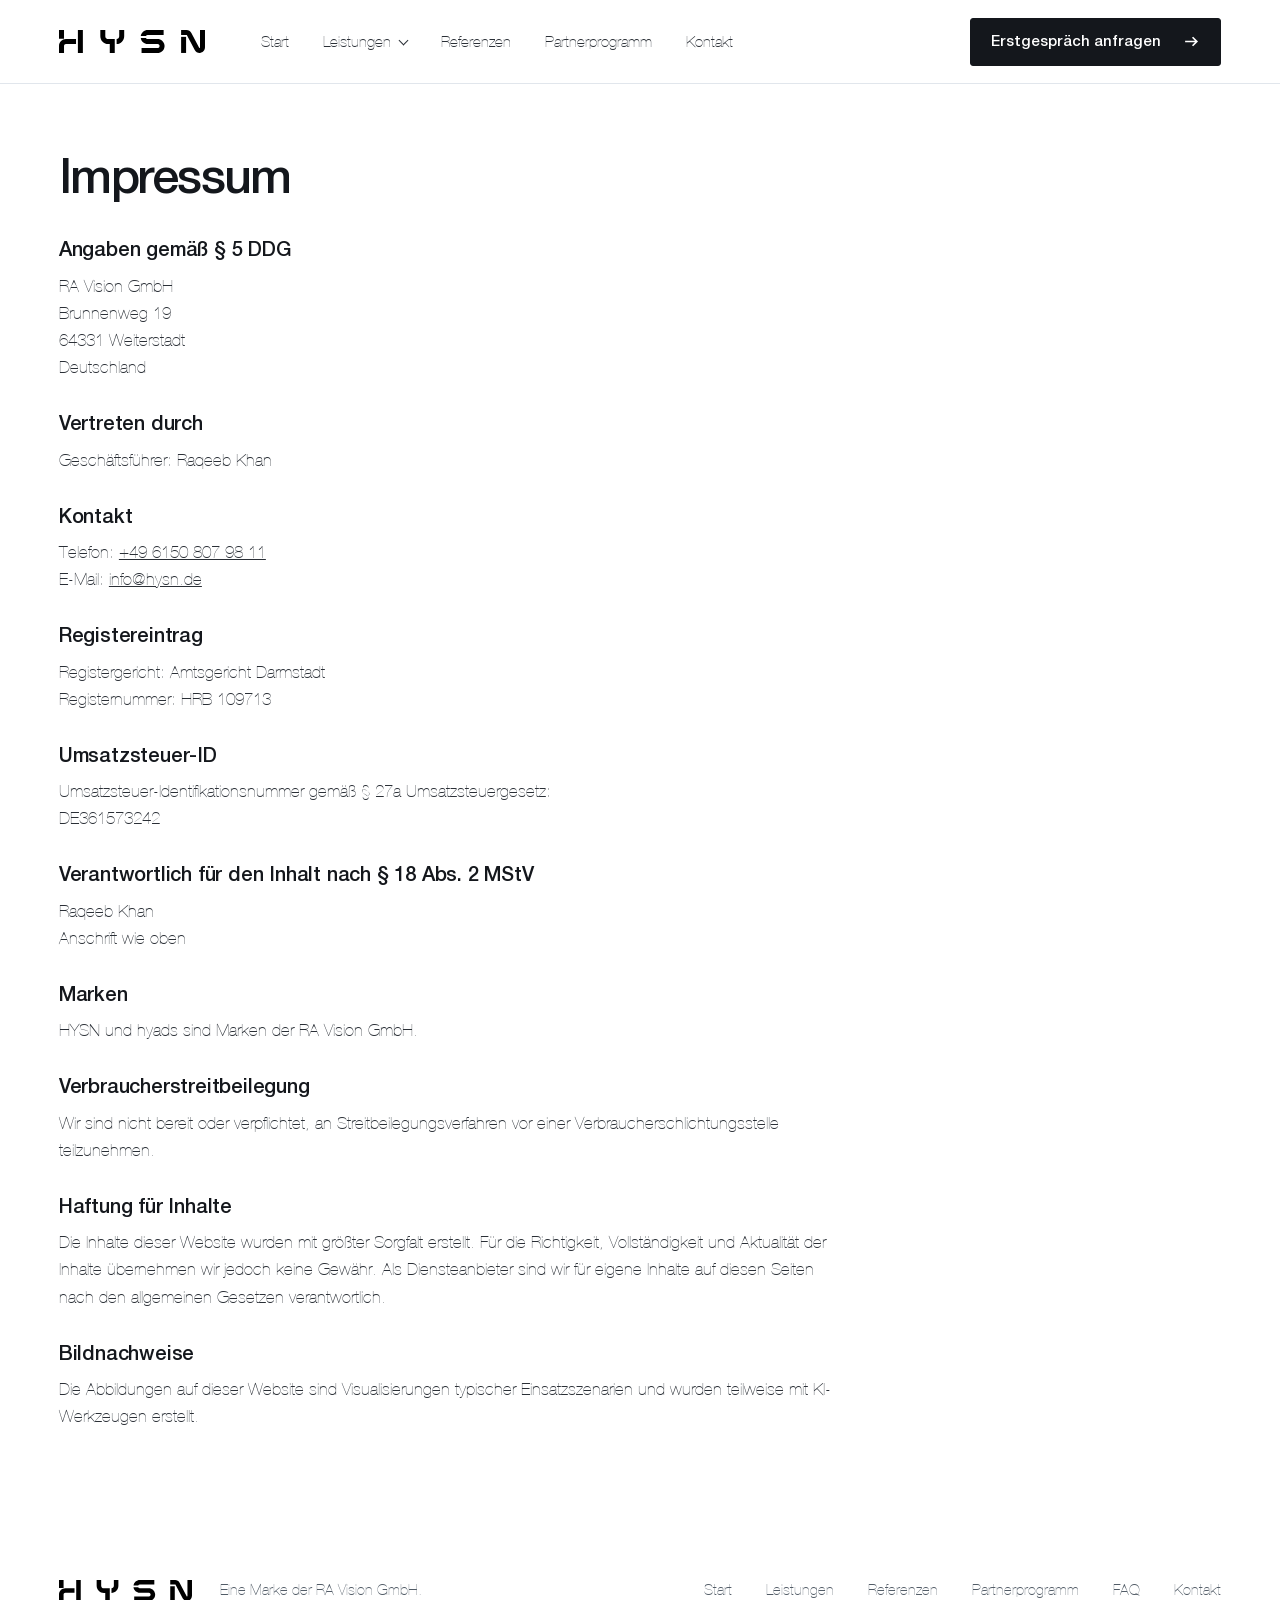
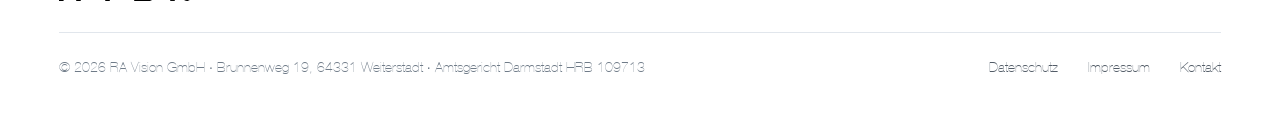
<file: impressum/index.html>
<!doctype html>
<html lang="de"><head>
<meta charset="utf-8"><meta name="viewport" content="width=device-width, initial-scale=1">
<title>Impressum | HYSN</title><meta name="description" content="Impressum der RA Vision GmbH, Marke HYSN.">
<link rel="icon" href="../assets/img/favicon.svg" type="image/svg+xml"><link rel="stylesheet" href="../assets/css/site.css?v=23bb50a17d">
</head><body>
<a class="skip" href="#inhalt">Zum Inhalt springen</a>
<header class="top"><div class="wrap">
  <a class="logo" href="../index.html" aria-label="HYSN Startseite"><img src="../assets/img/logo/hysn-logo.svg" alt="HYSN" width="1485" height="234"></a>
  <nav class="nav" aria-label="Hauptnavigation"><ul><li><a href="../index.html">Start</a></li><li class="has-sub"><a href="../leistungen/content-creation/">Leistungen</a><ul class="sub-menu"><li><a href="../leistungen/content-creation/">Content Creation</a></li><li><a href="../leistungen/installation-montage/">Installation &amp; Montage</a></li><li><a href="../leistungen/wartung-betrieb/">Wartung &amp; Betrieb</a></li><li><a href="../leistungen/dooh-hyads/">DOOH &amp; hyads</a></li></ul></li><li><a href="../referenzen/">Referenzen</a></li><li><a href="../partnerprogramm/">Partnerprogramm</a></li><li><a href="../kontakt/">Kontakt</a></li></ul><a class="btn" href="../kontakt/#anfrage"><span class="btn-t"><span data-t="Erstgespräch anfragen">Erstgespräch anfragen</span></span><svg class="i-arr" viewBox="0 0 16 16" aria-hidden="true"><path d="M2 8h11M9 4l4 4-4 4"/></svg></a></nav>
  <details class="mnav"><summary aria-label="Menü"><svg class="ico ico-bars" viewBox="0 0 24 24"><path d="M3 7h18M3 12h18M3 17h18"/></svg><svg class="ico ico-x" viewBox="0 0 24 24"><path d="M6 6l12 12M18 6 6 18"/></svg></summary>
    <div class="mpanel" data-lenis-prevent><ul><li><a href="../index.html">Start</a></li><li class="mgroup">Leistungen</li><li class="sub-list"><a href="../leistungen/content-creation/">Content Creation</a></li><li class="sub-list"><a href="../leistungen/installation-montage/">Installation &amp; Montage</a></li><li class="sub-list"><a href="../leistungen/wartung-betrieb/">Wartung &amp; Betrieb</a></li><li class="sub-list"><a href="../leistungen/dooh-hyads/">DOOH &amp; hyads</a></li><li><a href="../referenzen/">Referenzen</a></li><li><a href="../partnerprogramm/">Partnerprogramm</a></li><li><a href="../kontakt/">Kontakt</a></li></ul><a class="btn" href="../kontakt/#anfrage"><span class="btn-t"><span data-t="Erstgespräch anfragen">Erstgespräch anfragen</span></span><svg class="i-arr" viewBox="0 0 16 16" aria-hidden="true"><path d="M2 8h11M9 4l4 4-4 4"/></svg></a></div></details>
</div></header>
<main id="inhalt">
<div class="wrap"><article class="legal">
<h1>Impressum</h1>
<h2>Angaben gemäß § 5 DDG</h2><p>RA Vision GmbH<br>Brunnenweg 19<br>64331 Weiterstadt<br>Deutschland</p>
<h2>Vertreten durch</h2><p>Geschäftsführer: Raqeeb Khan</p>
<h2>Kontakt</h2><p>Telefon: <a href="tel:+4961508079811">+49 6150 807 98 11</a><br>E-Mail: <a href="mailto:info@hysn.de">info@hysn.de</a></p>
<h2>Registereintrag</h2><p>Registergericht: Amtsgericht Darmstadt<br>Registernummer: HRB 109713</p>
<h2>Umsatzsteuer-ID</h2><p>Umsatzsteuer-Identifikationsnummer gemäß § 27a Umsatzsteuergesetz:<br>DE361573242</p>
<h2>Verantwortlich für den Inhalt nach § 18 Abs. 2 MStV</h2><p>Raqeeb Khan<br>Anschrift wie oben</p>
<h2>Marken</h2><p>HYSN und hyads sind Marken der RA Vision GmbH.</p>
<h2>Verbraucherstreitbeilegung</h2><p>Wir sind nicht bereit oder verpflichtet, an Streitbeilegungsverfahren vor einer Verbraucherschlichtungsstelle teilzunehmen.</p>
<h2>Haftung für Inhalte</h2><p>Die Inhalte dieser Website wurden mit größter Sorgfalt erstellt. Für die Richtigkeit, Vollständigkeit und Aktualität der Inhalte übernehmen wir jedoch keine Gewähr. Als Diensteanbieter sind wir für eigene Inhalte auf diesen Seiten nach den allgemeinen Gesetzen verantwortlich.</p>
<h2>Bildnachweise</h2><p>Die Abbildungen auf dieser Website sind Visualisierungen typischer Einsatzszenarien und wurden teilweise mit KI-Werkzeugen erstellt.</p>
</article></div>
</main>
<footer class="foot"><div class="wrap">
  <div class="foot-row">
    <div class="foot-brand"><a href="../index.html" aria-label="HYSN Startseite"><img src="../assets/img/logo/hysn-logo.svg" alt="HYSN" width="1485" height="234"></a><span>Eine Marke der RA Vision GmbH.</span></div>
    <nav aria-label="Footer"><ul><li><a href="../index.html">Start</a></li><li><a href="../leistungen/content-creation/">Leistungen</a></li><li><a href="../referenzen/">Referenzen</a></li><li><a href="../partnerprogramm/">Partnerprogramm</a></li><li><a href="../faq/">FAQ</a></li><li><a href="../kontakt/">Kontakt</a></li></ul></nav>
  </div>
  <div class="foot-legal"><span>© 2026 RA Vision GmbH · Brunnenweg 19, 64331 Weiterstadt · Amtsgericht Darmstadt HRB 109713</span>
    <ul><li><a href="../datenschutz/">Datenschutz</a></li><li><a href="../impressum/">Impressum</a></li><li><a href="../kontakt/">Kontakt</a></li></ul></div>
</div></footer>
<script src="../assets/js/vendor/lenis.js?v=35b2548763" defer></script>
<script src="../assets/js/site.js?v=674188e4a6" defer></script>
</body></html>
</file>
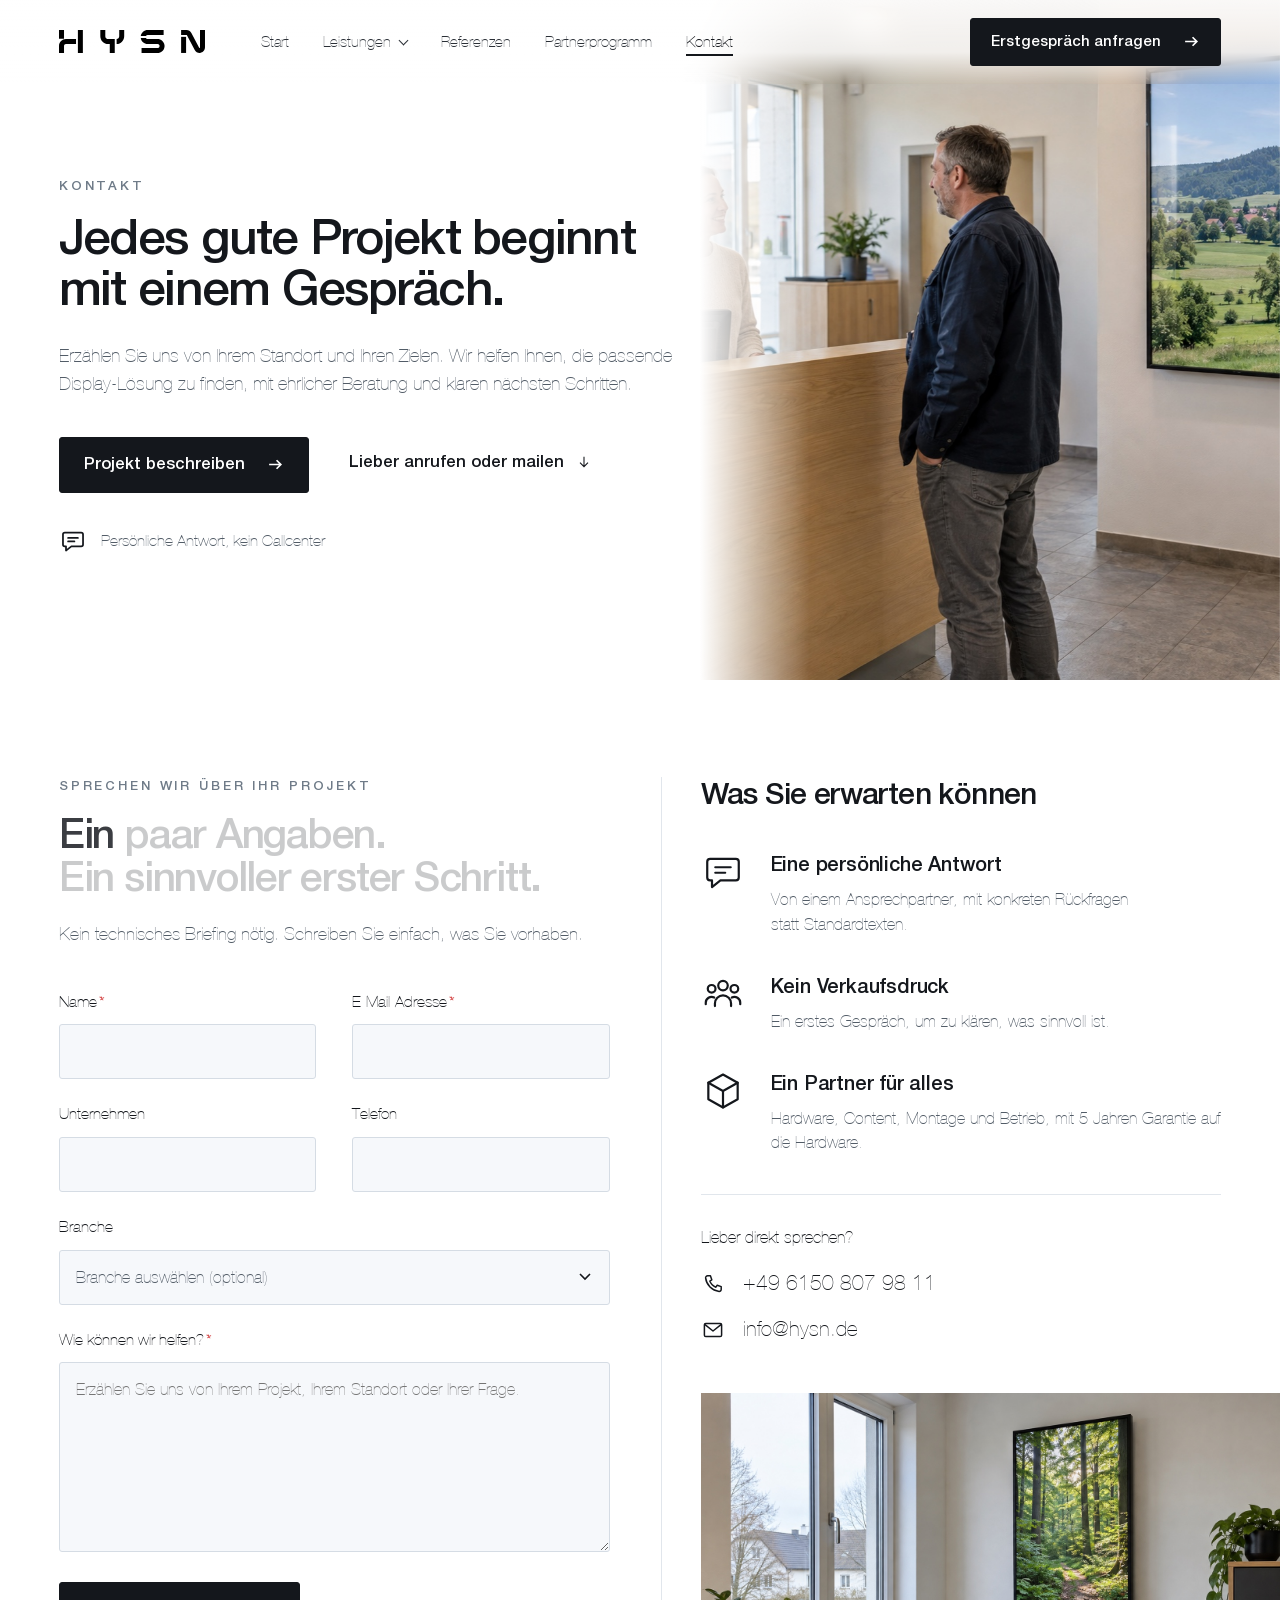
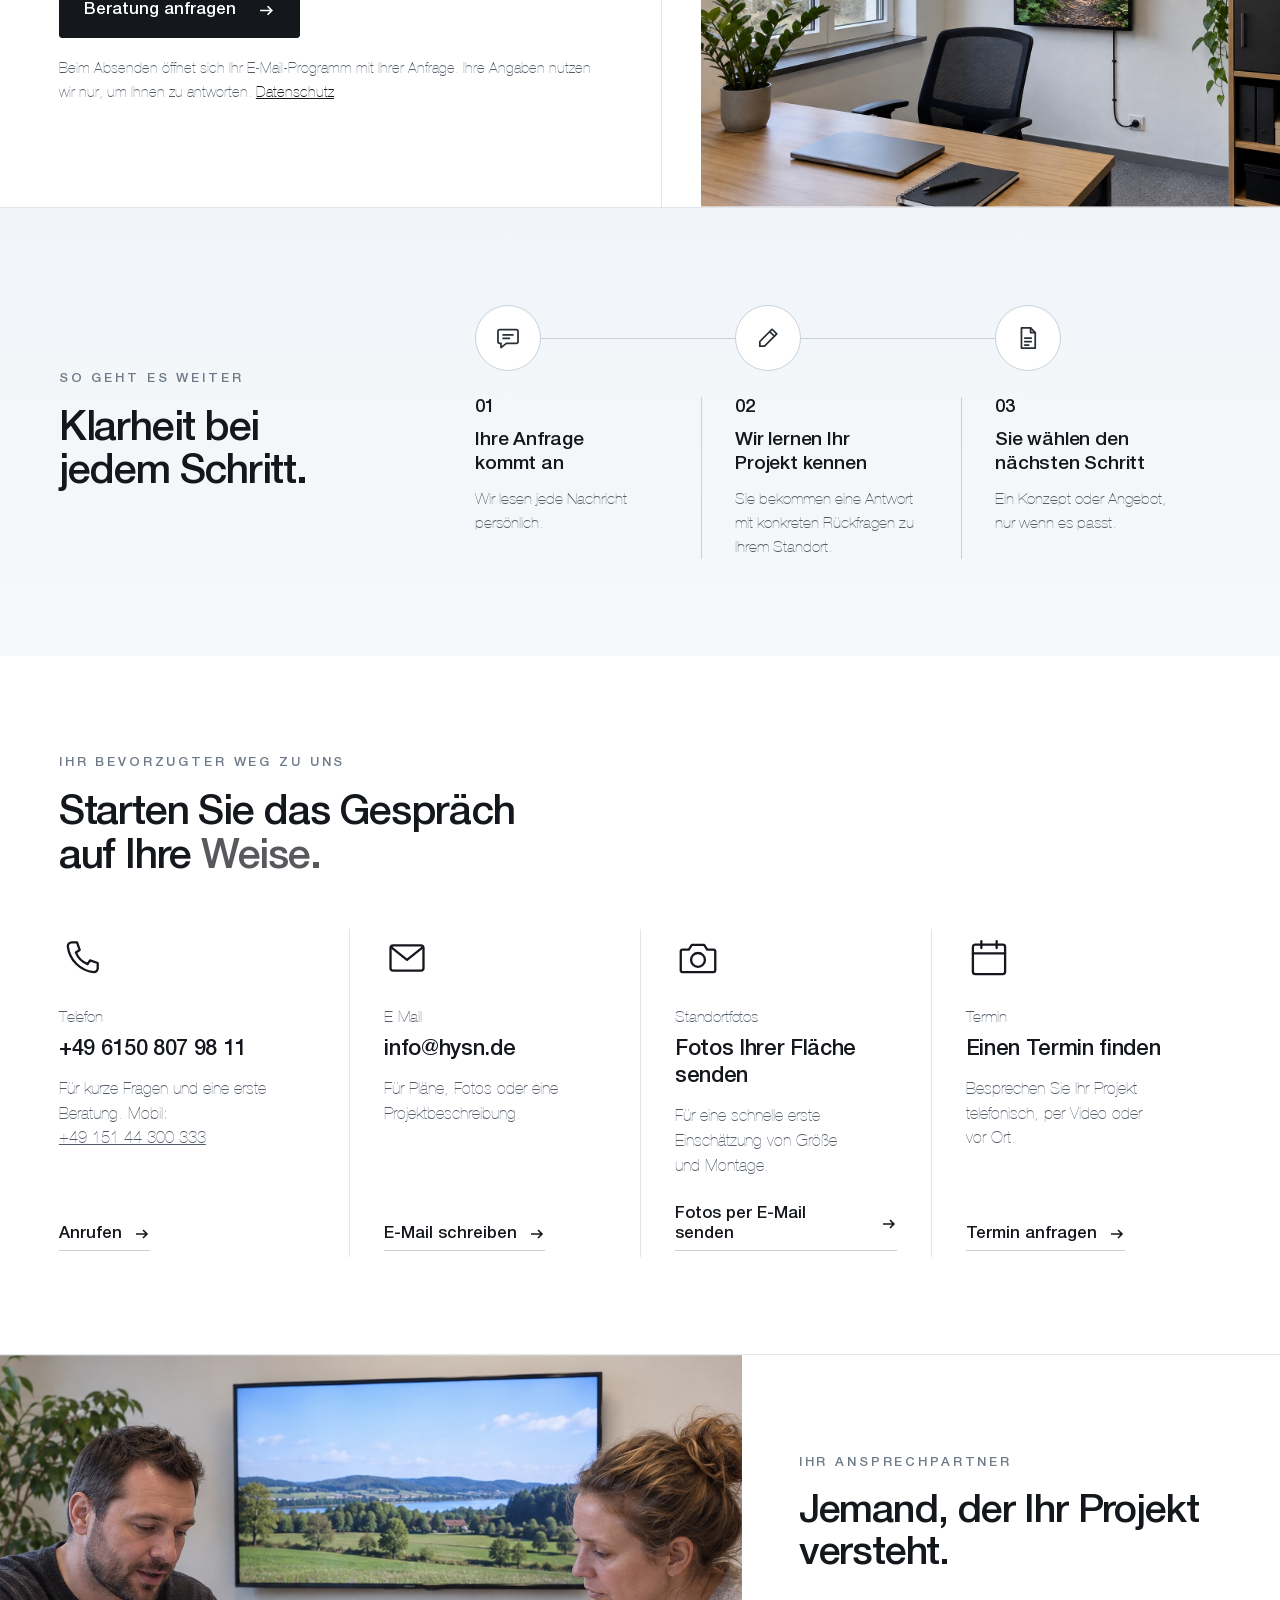
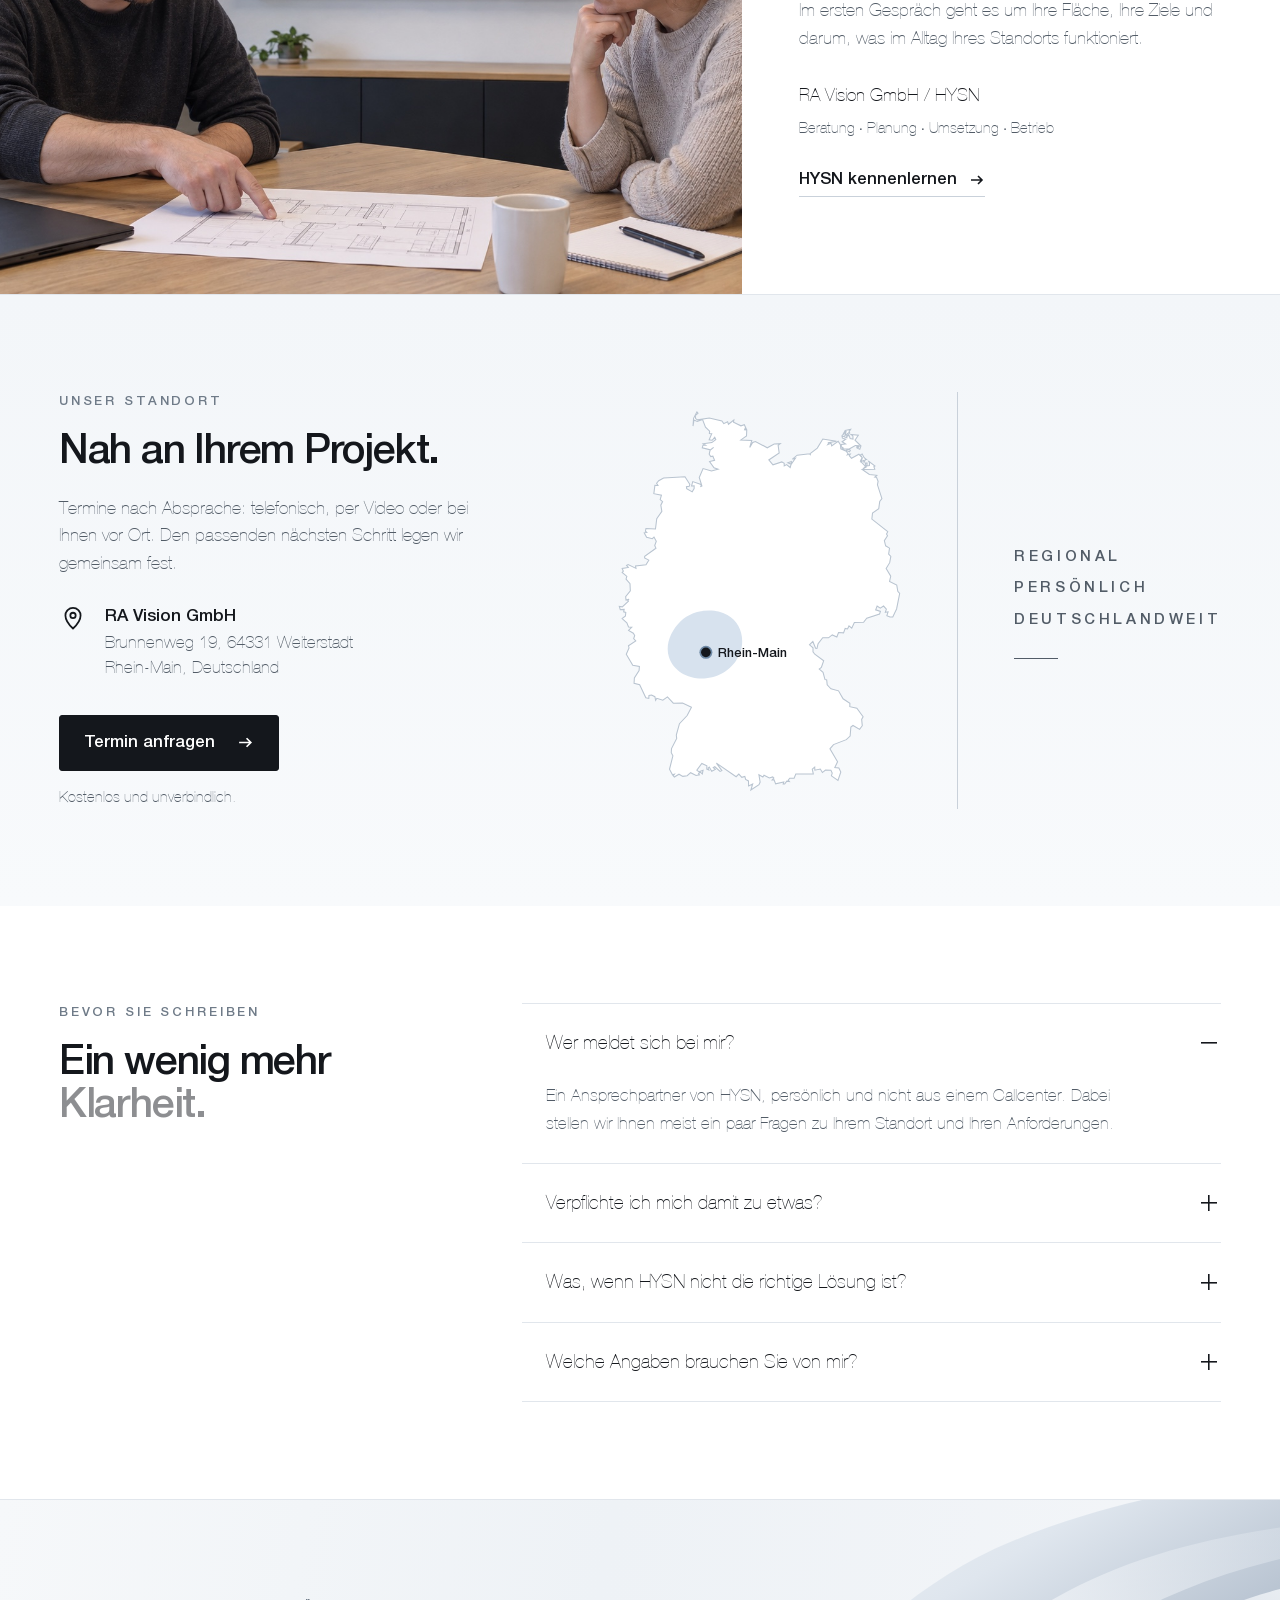
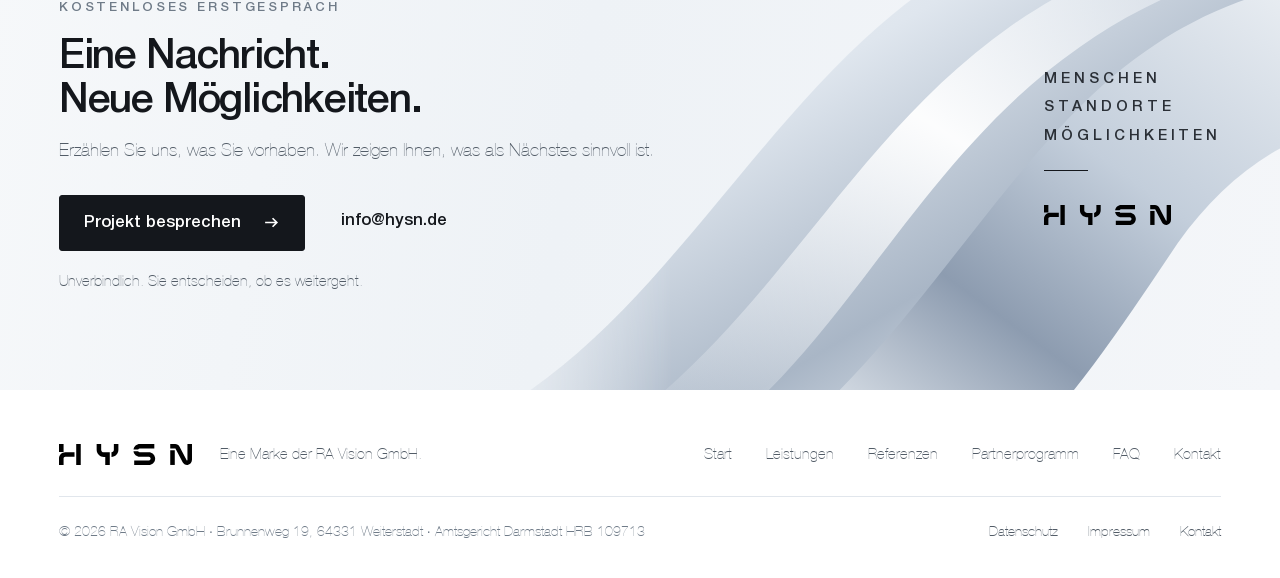
<file: kontakt/index.html>
<!doctype html>
<html lang="de"><head>
<meta charset="utf-8"><meta name="viewport" content="width=device-width, initial-scale=1">
<title>Kontakt | HYSN Digital Signage</title><meta name="description" content="Erzählen Sie uns von Ihrem Standort: kostenloses Erstgespräch zu Menüboards, Werbestelen und LED-Wänden. HYSN, Weiterstadt im Rhein-Main-Gebiet.">
<link rel="icon" href="../assets/img/favicon.svg" type="image/svg+xml"><link rel="stylesheet" href="../assets/css/site.css?v=23bb50a17d">
</head><body class="hero-page">
<a class="skip" href="#inhalt">Zum Inhalt springen</a>
<header class="top"><div class="wrap">
  <a class="logo" href="../index.html" aria-label="HYSN Startseite"><img src="../assets/img/logo/hysn-logo.svg" alt="HYSN" width="1485" height="234"></a>
  <nav class="nav" aria-label="Hauptnavigation"><ul><li><a href="../index.html">Start</a></li><li class="has-sub"><a href="../leistungen/content-creation/">Leistungen</a><ul class="sub-menu"><li><a href="../leistungen/content-creation/">Content Creation</a></li><li><a href="../leistungen/installation-montage/">Installation &amp; Montage</a></li><li><a href="../leistungen/wartung-betrieb/">Wartung &amp; Betrieb</a></li><li><a href="../leistungen/dooh-hyads/">DOOH &amp; hyads</a></li></ul></li><li><a href="../referenzen/">Referenzen</a></li><li><a href="../partnerprogramm/">Partnerprogramm</a></li><li><a href="../kontakt/" aria-current="page">Kontakt</a></li></ul><a class="btn" href="../kontakt/#anfrage"><span class="btn-t"><span data-t="Erstgespräch anfragen">Erstgespräch anfragen</span></span><svg class="i-arr" viewBox="0 0 16 16" aria-hidden="true"><path d="M2 8h11M9 4l4 4-4 4"/></svg></a></nav>
  <details class="mnav"><summary aria-label="Menü"><svg class="ico ico-bars" viewBox="0 0 24 24"><path d="M3 7h18M3 12h18M3 17h18"/></svg><svg class="ico ico-x" viewBox="0 0 24 24"><path d="M6 6l12 12M18 6 6 18"/></svg></summary>
    <div class="mpanel" data-lenis-prevent><ul><li><a href="../index.html">Start</a></li><li class="mgroup">Leistungen</li><li class="sub-list"><a href="../leistungen/content-creation/">Content Creation</a></li><li class="sub-list"><a href="../leistungen/installation-montage/">Installation &amp; Montage</a></li><li class="sub-list"><a href="../leistungen/wartung-betrieb/">Wartung &amp; Betrieb</a></li><li class="sub-list"><a href="../leistungen/dooh-hyads/">DOOH &amp; hyads</a></li><li><a href="../referenzen/">Referenzen</a></li><li><a href="../partnerprogramm/">Partnerprogramm</a></li><li><a href="../kontakt/" aria-current="page">Kontakt</a></li></ul><a class="btn" href="../kontakt/#anfrage"><span class="btn-t"><span data-t="Erstgespräch anfragen">Erstgespräch anfragen</span></span><svg class="i-arr" viewBox="0 0 16 16" aria-hidden="true"><path d="M2 8h11M9 4l4 4-4 4"/></svg></a></div></details>
</div></header>
<main id="inhalt">

<section class="chero"><div class="chero-img"><img src="../assets/img/kontakt-hero.jpg?v=cd401eb4761d" alt="Begrüßung in einer hellen Lobby mit großem Hochformat-Display" width="1509" height="1042" fetchpriority="high"></div>
  <div class="wrap"><div class="chero-text">
    <span class="eyebrow">Kontakt</span>
    <h1>Jedes gute Projekt beginnt mit einem Gespräch.</h1>
    <p class="lead">Erzählen Sie uns von Ihrem Standort und Ihren Zielen. Wir helfen Ihnen, die passende Display-Lösung zu finden, mit ehrlicher Beratung und klaren nächsten Schritten.</p>
    <div class="actions"><a class="btn" href="#anfrage"><span class="btn-t"><span data-t="Projekt beschreiben">Projekt beschreiben</span></span><svg class="i-arr" viewBox="0 0 16 16" aria-hidden="true"><path d="M2 8h11M9 4l4 4-4 4"/></svg></a><a class="tlink tlink--plain" href="#direkt">Lieber anrufen oder mailen<svg class="i-down" viewBox="0 0 24 24" aria-hidden="true"><path d="M12 4v15M6 13l6 6 6-6"/></svg></a></div>
    <p class="note"><svg class="ico" viewBox="0 0 24 24" aria-hidden="true"><path d="M5 4.8h14a1.6 1.6 0 0 1 1.6 1.6v8.6a1.6 1.6 0 0 1-1.6 1.6h-8.4L6 20.2v-3.6H5A1.6 1.6 0 0 1 3.4 15V6.4A1.6 1.6 0 0 1 5 4.8z"/><path d="M7.8 9.4h8.4M7.8 12.4h5.4"/></svg>Persönliche Antwort, kein Callcenter</p>
  </div></div>
</section>

<section class="cform" id="anfrage"><div class="wrap">
  <div class="cform-main">
    <span class="eyebrow">Sprechen wir über Ihr Projekt</span>
    <h2><span class="ln">Ein paar Angaben.</span><br><span class="ln">Ein sinnvoller erster Schritt.</span></h2>
    <p class="sub">Kein technisches Briefing nötig. Schreiben Sie einfach, was Sie vorhaben.</p>
    <form data-mailto-form="info@hysn.de" novalidate>
      <div class="form-grid">
        <div class="field"><label for="f-name">Name<b>*</b></label><input id="f-name" name="name" autocomplete="name" required></div>
        <div class="field"><label for="f-email">E-Mail-Adresse<b>*</b></label><input id="f-email" name="email" type="email" autocomplete="email" required></div>
        <div class="field"><label for="f-firma">Unternehmen</label><input id="f-firma" name="firma" autocomplete="organization"></div>
        <div class="field"><label for="f-tel">Telefon</label><input id="f-tel" name="telefon" type="tel" autocomplete="tel"></div>
        <div class="field field--full"><label for="f-branche">Branche</label><select id="f-branche" name="branche"><option value="" selected>Branche auswählen (optional)</option><option>Gastronomie</option><option>Handel &amp; Supermärkte</option><option>Events &amp; Messen</option><option>Autohäuser</option><option>Bildung</option><option>Praxen &amp; Empfang</option><option>Büro &amp; Unternehmen</option><option>Städte &amp; Kommunen</option><option>Franchise &amp; Filialen</option><option>Sonstiges</option></select></div>
        <div class="field field--full"><label for="f-msg">Wie können wir helfen?<b>*</b></label><textarea id="f-msg" name="nachricht" required placeholder="Erzählen Sie uns von Ihrem Projekt, Ihrem Standort oder Ihrer Frage."></textarea></div>
      </div>
      <div class="form-foot">
        <button class="btn" type="submit"><span class="btn-t"><span data-t="Beratung anfragen">Beratung anfragen</span></span><svg class="i-arr" viewBox="0 0 16 16" aria-hidden="true"><path d="M2 8h11M9 4l4 4-4 4"/></svg></button>
        <p class="small">Beim Absenden öffnet sich Ihr E-Mail-Programm mit Ihrer Anfrage. Ihre Angaben nutzen wir nur, um Ihnen zu antworten. <a href="../datenschutz/">Datenschutz</a></p>
        <p class="small" data-sent hidden>Ihr E-Mail-Programm sollte sich jetzt geöffnet haben. Falls nicht, schreiben Sie uns direkt an <a href="mailto:info@hysn.de">info@hysn.de</a>.</p>
      </div>
    </form>
  </div>
  <aside class="cside" aria-label="Was Sie erwarten können">
    <h3>Was Sie erwarten können</h3>
    <div class="expect"><svg class="ico" viewBox="0 0 24 24" aria-hidden="true"><path d="M5 4.8h14a1.6 1.6 0 0 1 1.6 1.6v8.6a1.6 1.6 0 0 1-1.6 1.6h-8.4L6 20.2v-3.6H5A1.6 1.6 0 0 1 3.4 15V6.4A1.6 1.6 0 0 1 5 4.8z"/><path d="M7.8 9.4h8.4M7.8 12.4h5.4"/></svg><div><strong>Eine persönliche Antwort</strong><p>Von einem Ansprechpartner, mit konkreten Rückfragen statt Standardtexten.</p></div></div>
    <div class="expect"><svg class="ico" viewBox="0 0 24 24" aria-hidden="true"><circle cx="12" cy="7.4" r="2.6"/><circle cx="5.8" cy="9.2" r="2.1"/><circle cx="18.2" cy="9.2" r="2.1"/><path d="M7.6 18.6v-1.4a4.4 4.4 0 0 1 8.8 0v1.4M2.6 17.6v-.8a3.2 3.2 0 0 1 4.6-2.9M21.4 17.6v-.8a3.2 3.2 0 0 0-4.6-2.9"/></svg><div><strong>Kein Verkaufsdruck</strong><p>Ein erstes Gespräch, um zu klären, was sinnvoll ist.</p></div></div>
    <div class="expect"><svg class="ico" viewBox="0 0 24 24" aria-hidden="true"><path d="M12 3 20 7.5v9L12 21l-8-4.5v-9z"/><path d="m4 7.5 8 4.5 8-4.5M12 12v9"/></svg><div><strong>Ein Partner für alles</strong><p>Hardware, Content, Montage und Betrieb, mit 5 Jahren Garantie auf die Hardware.</p></div></div>
    <div class="direct-mini"><p>Lieber direkt sprechen?</p>
      <a href="tel:+4961508079811"><svg class="ico" viewBox="0 0 24 24" aria-hidden="true"><path d="M6.6 3.8h2.8l1.4 4-2 1.3a10.6 10.6 0 0 0 6.1 6.1l1.3-2 4 1.4v2.8a2 2 0 0 1-2.1 2A15.4 15.4 0 0 1 4.6 5.9a2 2 0 0 1 2-2.1z"/></svg>+49 6150 807 98 11</a><a href="mailto:info@hysn.de"><svg class="ico" viewBox="0 0 24 24" aria-hidden="true"><rect x="3.4" y="5.4" width="17.2" height="13.2" rx="1.4"/><path d="m4 6.6 8 6.4 8-6.4"/></svg>info@hysn.de</a></div>
    <div class="cside-img"><img src="../assets/img/kontakt-seite.jpg?v=0fba145b8c23" alt="Büro mit Hochformat-Display und Waldmotiv neben dem Fenster, davor Schreibtisch und geschlossener Laptop" width="1484" height="1060" loading="lazy"></div>
  </aside>
</div></section>

<section class="next"><div class="wrap">
  <div><span class="eyebrow">So geht es weiter</span><h2><span class="ln">Klarheit bei</span><br><span class="ln">jedem Schritt.</span></h2></div>
  <div class="flow">
    <div><span class="ring"><svg class="ico" viewBox="0 0 24 24" aria-hidden="true"><path d="M5 4.8h14a1.6 1.6 0 0 1 1.6 1.6v8.6a1.6 1.6 0 0 1-1.6 1.6h-8.4L6 20.2v-3.6H5A1.6 1.6 0 0 1 3.4 15V6.4A1.6 1.6 0 0 1 5 4.8z"/><path d="M7.8 9.4h8.4M7.8 12.4h5.4"/></svg></span><b>01</b><h3>Ihre Anfrage kommt an</h3><p>Wir lesen jede Nachricht persönlich.</p></div>
    <div><span class="ring"><svg class="ico" viewBox="0 0 24 24" aria-hidden="true"><path d="m15.5 4.5 4 4L9 19H5v-4z"/><path d="m13.5 6.5 4 4"/></svg></span><b>02</b><h3>Wir lernen Ihr Projekt kennen</h3><p>Sie bekommen eine Antwort mit konkreten Rückfragen zu Ihrem Standort.</p></div>
    <div><span class="ring"><svg class="ico" viewBox="0 0 24 24" aria-hidden="true"><path d="M6.4 3.4h7.8l4 4v13.2H6.4z"/><path d="M14.2 3.4v4h4M9.2 12h5.6M9.2 15h5.6M9.2 18h3.4"/></svg></span><b>03</b><h3>Sie wählen den nächsten Schritt</h3><p>Ein Konzept oder Angebot, nur wenn es passt.</p></div>
  </div>
</div></section>

<section class="ways" id="direkt"><div class="wrap">
  <span class="eyebrow">Ihr bevorzugter Weg zu uns</span>
  <h2><span class="ln">Starten Sie das Gespräch</span><br><span class="ln">auf Ihre Weise.</span></h2>
  <div class="ways-grid">
    <div><svg class="ico" viewBox="0 0 24 24" aria-hidden="true"><path d="M6.6 3.8h2.8l1.4 4-2 1.3a10.6 10.6 0 0 0 6.1 6.1l1.3-2 4 1.4v2.8a2 2 0 0 1-2.1 2A15.4 15.4 0 0 1 4.6 5.9a2 2 0 0 1 2-2.1z"/></svg><h3>Telefon</h3><a class="big" href="tel:+4961508079811">+49 6150 807 98 11</a><p>Für kurze Fragen und eine erste Beratung. Mobil: <a class="nw" href="tel:+4915144300333">+49 151 44 300 333</a></p><a class="tlink" href="tel:+4961508079811">Anrufen<svg class="i-arr" viewBox="0 0 16 16" aria-hidden="true"><path d="M2 8h11M9 4l4 4-4 4"/></svg></a></div>
    <div><svg class="ico" viewBox="0 0 24 24" aria-hidden="true"><rect x="3.4" y="5.4" width="17.2" height="13.2" rx="1.4"/><path d="m4 6.6 8 6.4 8-6.4"/></svg><h3>E-Mail</h3><a class="big" href="mailto:info@hysn.de">info@hysn.de</a><p>Für Pläne, Fotos oder eine Projektbeschreibung.</p><a class="tlink" href="mailto:info@hysn.de">E-Mail schreiben<svg class="i-arr" viewBox="0 0 16 16" aria-hidden="true"><path d="M2 8h11M9 4l4 4-4 4"/></svg></a></div>
    <div><svg class="ico" viewBox="0 0 24 24" aria-hidden="true"><path d="M4 7.6h3.2l1.6-2.4h6.4l1.6 2.4H20a1 1 0 0 1 1 1v9.8a1 1 0 0 1-1 1H4a1 1 0 0 1-1-1V8.6a1 1 0 0 1 1-1z"/><circle cx="12" cy="13" r="3.6"/></svg><h3>Standortfotos</h3><span class="big">Fotos Ihrer Fläche senden</span><p>Für eine schnelle erste Einschätzung von Größe und Montage.</p><a class="tlink" href="mailto:info@hysn.de?subject=Standortfotos%20f%C3%BCr%20mein%20Projekt">Fotos per E-Mail senden<svg class="i-arr" viewBox="0 0 16 16" aria-hidden="true"><path d="M2 8h11M9 4l4 4-4 4"/></svg></a></div>
    <div><svg class="ico" viewBox="0 0 24 24" aria-hidden="true"><rect x="3.6" y="5" width="16.8" height="15.4" rx="1.2"/><path d="M3.6 9.6h16.8M8 3.2v3.6M16 3.2v3.6"/></svg><h3>Termin</h3><span class="big">Einen Termin finden</span><p>Besprechen Sie Ihr Projekt telefonisch, per Video oder vor Ort.</p><a class="tlink" href="mailto:info@hysn.de?subject=Terminanfrage">Termin anfragen<svg class="i-arr" viewBox="0 0 16 16" aria-hidden="true"><path d="M2 8h11M9 4l4 4-4 4"/></svg></a></div>
  </div>
</div></section>

<section class="person">
  <div class="person-img"><img src="../assets/img/kontakt-beratung.jpg?v=d098099c0194" alt="Beratungsgespräch am Tisch, im Hintergrund ein großes Display" width="1810" height="869" loading="lazy"></div>
  <div class="person-text">
    <span class="eyebrow">Ihr Ansprechpartner</span>
    <h2>Jemand, der Ihr Projekt versteht.</h2>
    <p class="sub">Im ersten Gespräch geht es um Ihre Fläche, Ihre Ziele und darum, was im Alltag Ihres Standorts funktioniert.</p>
    <p class="org">RA Vision GmbH / HYSN</p>
    <p class="small">Beratung · Planung · Umsetzung · Betrieb</p>
    <a class="tlink" href="../index.html">HYSN kennenlernen<svg class="i-arr" viewBox="0 0 16 16" aria-hidden="true"><path d="M2 8h11M9 4l4 4-4 4"/></svg></a>
  </div>
</section>

<section class="place"><div class="wrap">
  <div>
    <span class="eyebrow">Unser Standort</span>
    <h2>Nah an Ihrem Projekt.</h2>
    <p class="sub">Termine nach Absprache: telefonisch, per Video oder bei Ihnen vor Ort. Den passenden nächsten Schritt legen wir gemeinsam fest.</p>
    <div class="addr"><svg class="ico" viewBox="0 0 24 24" aria-hidden="true"><path d="M12 21s-6.5-6.1-6.5-11.2a6.5 6.5 0 0 1 13 0C18.5 14.9 12 21 12 21z"/><circle cx="12" cy="9.8" r="2.3"/></svg><div><strong>RA Vision GmbH</strong>Brunnenweg 19, 64331 Weiterstadt<br>Rhein-Main, Deutschland</div></div>
    <a class="btn" href="mailto:info@hysn.de?subject=Terminanfrage"><span class="btn-t"><span data-t="Termin anfragen">Termin anfragen</span></span><svg class="i-arr" viewBox="0 0 16 16" aria-hidden="true"><path d="M2 8h11M9 4l4 4-4 4"/></svg></a>
    <p class="small place-note">Kostenlos und unverbindlich.</p>
  </div>
  <svg class="map" viewBox="-10 -10 370 492" role="img" aria-label="Deutschlandkarte mit markierter Region Rhein-Main">
    <path class="land" d="M98.4,3.4L99.8,5.0L96.4,8.0L96.9,11.9L99.3,13.3L113.7,11.0L129.3,14.6L131.5,17.9L136.3,15.5L137.3,18.7L144.0,13.4L143.6,16.1L152.7,20.6L156.9,19.2L159.9,25.7L157.9,23.9L157.2,25.6L159.9,25.8L159.6,33.0L152.6,38.0L166.1,38.6L163.6,47.3L167.2,41.2L170.6,39.9L185.2,47.7L193.7,43.1L201.2,42.6L198.6,44.7L199.9,54.1L187.1,62.7L192.2,68.7L203.1,65.1L206.1,66.9L206.1,70.0L209.0,68.5L213.5,72.0L214.6,67.9L210.6,66.2L214.9,64.6L214.9,67.9L220.0,60.6L216.2,61.7L222.1,56.8L237.4,55.0L238.8,57.0L237.7,55.1L246.9,48.1L253.7,36.9L270.5,39.7L259.9,41.6L261.1,41.7L259.7,43.8L263.8,42.2L264.7,45.3L272.6,39.7L275.4,44.0L275.9,49.1L282.7,51.9L284.9,55.2L283.9,56.4L287.6,55.5L286.3,57.5L289.1,60.6L298.2,55.7L302.3,59.8L300.0,64.2L306.4,70.7L303.0,74.0L307.3,71.5L306.1,66.6L308.3,66.6L308.1,70.0L311.2,69.5L311.4,66.2L309.8,63.8L318.0,70.2L316.7,71.1L317.8,74.1L302.3,74.5L311.1,80.7L320.3,81.7L317.8,83.8L319.9,84.0L321.9,88.9L321.1,93.4L326.6,110.3L323.9,113.8L322.7,122.8L315.0,128.3L314.2,135.6L333.8,151.2L332.3,154.0L333.5,156.1L329.6,162.2L331.2,168.6L336.0,171.5L334.9,178.7L337.6,181.6L336.2,189.4L331.8,196.6L337.5,206.0L336.0,212.5L344.9,217.1L346.2,224.7L348.5,227.4L344.7,246.5L340.0,256.3L336.5,256.4L332.7,254.7L334.2,250.0L330.8,250.6L332.1,246.7L328.6,242.9L324.6,245.5L320.7,242.8L318.9,247.6L324.8,249.5L323.7,252.7L307.9,257.8L304.0,262.9L292.6,263.2L289.4,270.2L286.0,267.4L284.2,271.1L281.3,270.5L279.3,276.0L273.1,275.5L271.0,281.1L265.4,278.5L260.7,282.1L253.6,282.0L247.9,289.4L246.5,295.2L244.8,295.0L241.4,286.6L237.3,290.7L241.6,294.3L241.6,299.3L243.8,302.3L254.8,310.4L251.9,318.6L249.3,320.7L254.0,324.7L256.3,333.4L258.5,334.1L259.1,340.1L263.7,344.9L273.1,347.5L278.7,357.3L287.1,362.9L287.0,367.0L295.7,369.0L303.4,379.5L301.6,382.7L302.4,390.5L299.1,395.0L290.9,390.2L288.3,392.1L287.4,403.3L282.7,407.7L266.9,413.8L262.5,419.0L271.9,434.9L268.5,442.1L273.5,442.7L275.9,447.6L272.4,458.1L264.3,452.3L265.3,449.0L263.7,445.4L257.0,445.2L253.2,448.3L250.6,444.0L243.9,445.4L243.7,441.6L240.7,444.1L242.0,449.9L220.4,450.1L218.3,455.3L212.9,455.2L211.0,457.7L212.4,459.3L209.2,458.9L206.7,462.5L204.8,462.5L205.6,459.9L195.5,462.2L193.6,457.3L191.2,457.3L193.3,455.0L191.9,453.7L187.7,455.0L181.2,451.6L179.8,453.8L174.9,450.9L176.4,460.0L175.0,463.3L165.0,469.8L167.2,462.4L162.2,464.7L162.0,458.6L158.5,456.8L157.5,453.0L153.8,454.2L150.1,450.2L146.8,453.4L122.5,436.6L129.2,445.9L127.0,446.8L120.5,441.1L118.6,442.1L121.1,444.3L116.7,446.7L113.6,441.5L112.2,442.8L113.2,445.2L110.6,444.2L110.7,440.0L104.5,437.1L98.3,445.2L101.0,447.4L106.0,445.4L105.1,450.0L102.7,447.7L100.4,449.6L101.5,451.1L97.4,451.8L90.7,448.4L86.4,452.2L81.0,453.0L76.3,450.3L70.6,453.8L69.2,452.3L70.6,450.4L68.3,451.1L64.6,444.2L68.8,427.6L66.8,423.8L67.1,418.7L73.5,406.2L73.0,402.1L76.9,388.0L86.4,377.9L91.7,367.8L80.7,362.6L69.3,362.7L62.1,355.0L56.4,359.1L49.0,356.7L47.5,359.2L46.6,354.7L42.5,352.6L39.3,353.1L39.1,356.9L35.4,356.1L27.8,340.0L20.9,338.1L21.3,331.6L27.1,322.5L27.5,317.5L19.3,315.9L11.3,302.4L14.7,294.6L14.0,291.8L23.0,286.0L20.4,283.2L21.7,279.2L20.0,276.4L14.1,273.0L18.1,269.0L14.1,268.7L12.0,263.5L6.2,258.3L10.3,255.2L10.7,250.7L8.1,250.0L8.7,247.0L3.9,247.3L2.7,243.4L6.4,243.9L14.0,236.8L13.0,235.6L14.8,234.5L11.0,235.5L10.5,231.3L16.3,224.0L15.9,215.4L11.0,209.7L12.0,206.4L6.2,201.5L7.7,199.9L6.2,196.5L13.9,195.3L11.6,192.7L13.6,191.7L23.3,196.5L22.7,193.5L35.6,192.1L39.1,186.3L33.9,183.6L34.0,181.6L47.9,171.6L46.4,168.3L48.3,163.0L45.5,157.8L43.4,159.8L36.4,158.1L33.4,152.6L36.6,152.1L34.9,150.6L35.6,147.2L47.3,147.8L48.9,135.2L55.2,126.1L53.9,118.5L56.1,114.0L53.1,111.7L54.7,106.2L45.3,104.3L46.6,94.0L50.4,94.1L48.7,91.4L51.3,88.3L57.3,85.0L83.7,83.4L89.6,92.7L88.9,95.2L85.5,95.6L85.8,98.1L92.6,102.1L95.0,98.0L95.0,94.7L91.8,94.8L93.3,89.4L102.6,92.6L104.1,94.5L102.7,95.9L104.6,94.9L101.3,84.3L106.0,73.3L116.4,76.3L124.6,74.2L119.5,72.3L114.0,64.7L120.2,63.2L118.1,58.1L115.5,58.6L113.6,55.6L114.6,50.9L119.0,47.2L115.0,50.2L105.0,47.8L105.9,44.5L109.0,44.6L106.1,42.8L116.8,41.3L121.7,37.6L120.4,34.8L117.2,38.4L113.5,37.8L116.7,30.4L113.8,30.2L114.1,27.2L109.0,22.2L105.4,12.9L98.8,15.2L94.8,13.5L93.6,20.9L94.3,11.4L98.4,3.4ZM307.6,62.2L306.3,62.1L304.4,66.0L304.3,63.1L300.9,64.9L302.5,60.1L300.2,56.5L302.2,55.3L304.7,59.9L307.6,62.2ZM287.2,30.2L285.8,29.1L281.0,32.5L282.6,27.2L277.9,32.5L281.3,26.4L288.1,24.9L286.1,27.9L287.2,30.2ZM288.7,31.4L297.5,32.2L293.4,38.3L300.8,45.5L299.3,49.6L296.3,48.2L298.5,46.4L294.9,47.0L297.7,45.0L293.8,44.8L285.2,49.8L287.7,50.7L286.7,52.7L282.8,50.9L284.5,49.3L277.1,49.1L278.8,47.9L276.2,46.1L276.7,43.7L281.8,43.0L277.5,40.3L282.0,37.2L277.9,35.8L277.3,33.2L283.4,35.2L283.1,32.9L285.8,31.2L284.6,33.1L286.1,32.5L287.5,36.4L291.0,37.1L290.8,33.1L288.7,31.4Z"/><path class="area" d="M78 262c14-14 40-18 58-8 16 9 22 28 16 46-6 17-22 30-42 32-21 2-40-8-46-26-5-15 2-32 14-44z"/>
    <circle class="pulse" cx="109.5" cy="300" r="8"/><circle class="dot" cx="109.5" cy="300" r="6"/><text x="124" y="306">Rhein-Main</text></svg>
  <div class="stack"><span>Regional</span><span>Persönlich</span><span>Deutschlandweit</span><i></i></div>
</div></section>

<section class="qa"><div class="wrap">
  <div><span class="eyebrow">Bevor Sie schreiben</span><h2>Ein wenig mehr Klarheit.</h2></div>
  <div class="faq"><details open><summary>Wer meldet sich bei mir?</summary><p>Ein Ansprechpartner von HYSN, persönlich und nicht aus einem Callcenter. Dabei stellen wir Ihnen meist ein paar Fragen zu Ihrem Standort und Ihren Anforderungen.</p></details><details><summary>Verpflichte ich mich damit zu etwas?</summary><p>Nein. Das erste Gespräch ist kostenlos und unverbindlich. Sie entscheiden danach, ob und wie es weitergeht.</p></details><details><summary>Was, wenn HYSN nicht die richtige Lösung ist?</summary><p>Dann sagen wir Ihnen das offen. Ein Projekt, das an Ihrem Standort nicht funktioniert, hilft niemandem.</p></details><details><summary>Welche Angaben brauchen Sie von mir?</summary><p>Standort, Branche und Ihr Ziel genügen für den Anfang. Fotos der Fläche oder ein Grundriss helfen, Größe und Montage einzuschätzen.</p></details></div>
</div></section>

<section class="cta"><svg class="ribbon" viewBox="0 0 800 400" preserveAspectRatio="xMidYMid slice" aria-hidden="true">
  <defs>
    <linearGradient id="rb1" x1="0" y1="0" x2="1" y2="1">
      <stop offset="0" stop-color="#ffffff"/><stop offset=".35" stop-color="#dfe6ee"/>
      <stop offset=".6" stop-color="#a9b6c6"/><stop offset=".8" stop-color="#e9eef4"/><stop offset="1" stop-color="#ffffff"/>
    </linearGradient>
    <linearGradient id="rb2" x1="1" y1="0" x2="0" y2="1">
      <stop offset="0" stop-color="#f7f9fb"/><stop offset=".45" stop-color="#c3cedb"/>
      <stop offset=".7" stop-color="#8d9cb0"/><stop offset="1" stop-color="#eef2f6"/>
    </linearGradient>
    <linearGradient id="rb3" x1="0" y1="1" x2="1" y2="0">
      <stop offset="0" stop-color="#eef2f6" stop-opacity="0"/><stop offset=".5" stop-color="#ffffff" stop-opacity=".95"/>
      <stop offset="1" stop-color="#dfe6ee" stop-opacity=".2"/>
    </linearGradient>
  </defs>
  <path class="rb-a" d="M60 420 C 220 330, 300 120, 470 40 C 560 0, 640 -10, 700 -20 L 820 -20 L 820 60 C 700 60, 600 110, 540 200 C 470 300, 380 400, 300 440 Z" fill="url(#rb1)"/>
  <path class="rb-b" d="M300 440 C 400 360, 470 230, 560 150 C 640 80, 720 60, 820 60 L 820 180 C 740 170, 670 210, 620 280 C 580 340, 540 400, 500 440 Z" fill="url(#rb2)"/>
  <path class="rb-c" d="M150 440 C 300 340, 360 170, 520 80 C 600 35, 690 20, 820 10 L 820 30 C 700 40, 610 70, 540 120 C 410 210, 350 360, 240 440 Z" fill="url(#rb3)"/>
</svg><div class="wrap">
  <div class="cta-text">
    <span class="eyebrow">Kostenloses Erstgespräch</span>
    <h2><span class="ln">Eine Nachricht.</span><br><span class="ln">Neue Möglichkeiten.</span></h2>
    <p class="sub">Erzählen Sie uns, was Sie vorhaben. Wir zeigen Ihnen, was als Nächstes sinnvoll ist.</p>
    <div class="actions"><a class="btn" href="#anfrage"><span class="btn-t"><span data-t="Projekt besprechen">Projekt besprechen</span></span><svg class="i-arr" viewBox="0 0 16 16" aria-hidden="true"><path d="M2 8h11M9 4l4 4-4 4"/></svg></a><a class="tlink tlink--plain" href="mailto:info@hysn.de">info@hysn.de</a></div>
    <p class="small">Unverbindlich. Sie entscheiden, ob es weitergeht.</p>
  </div>
  <div class="cta-brand"><span>Menschen</span><span>Standorte</span><span>Möglichkeiten</span><i></i><img src="../assets/img/logo/hysn-logo.svg" alt="HYSN" width="1485" height="234"></div>
</div></section>
</main>
<footer class="foot"><div class="wrap">
  <div class="foot-row">
    <div class="foot-brand"><a href="../index.html" aria-label="HYSN Startseite"><img src="../assets/img/logo/hysn-logo.svg" alt="HYSN" width="1485" height="234"></a><span>Eine Marke der RA Vision GmbH.</span></div>
    <nav aria-label="Footer"><ul><li><a href="../index.html">Start</a></li><li><a href="../leistungen/content-creation/">Leistungen</a></li><li><a href="../referenzen/">Referenzen</a></li><li><a href="../partnerprogramm/">Partnerprogramm</a></li><li><a href="../faq/">FAQ</a></li><li><a href="../kontakt/">Kontakt</a></li></ul></nav>
  </div>
  <div class="foot-legal"><span>© 2026 RA Vision GmbH · Brunnenweg 19, 64331 Weiterstadt · Amtsgericht Darmstadt HRB 109713</span>
    <ul><li><a href="../datenschutz/">Datenschutz</a></li><li><a href="../impressum/">Impressum</a></li><li><a href="../kontakt/">Kontakt</a></li></ul></div>
</div></footer>
<script src="../assets/js/vendor/lenis.js?v=35b2548763" defer></script>
<script src="../assets/js/site.js?v=674188e4a6" defer></script>
</body></html>
</file>
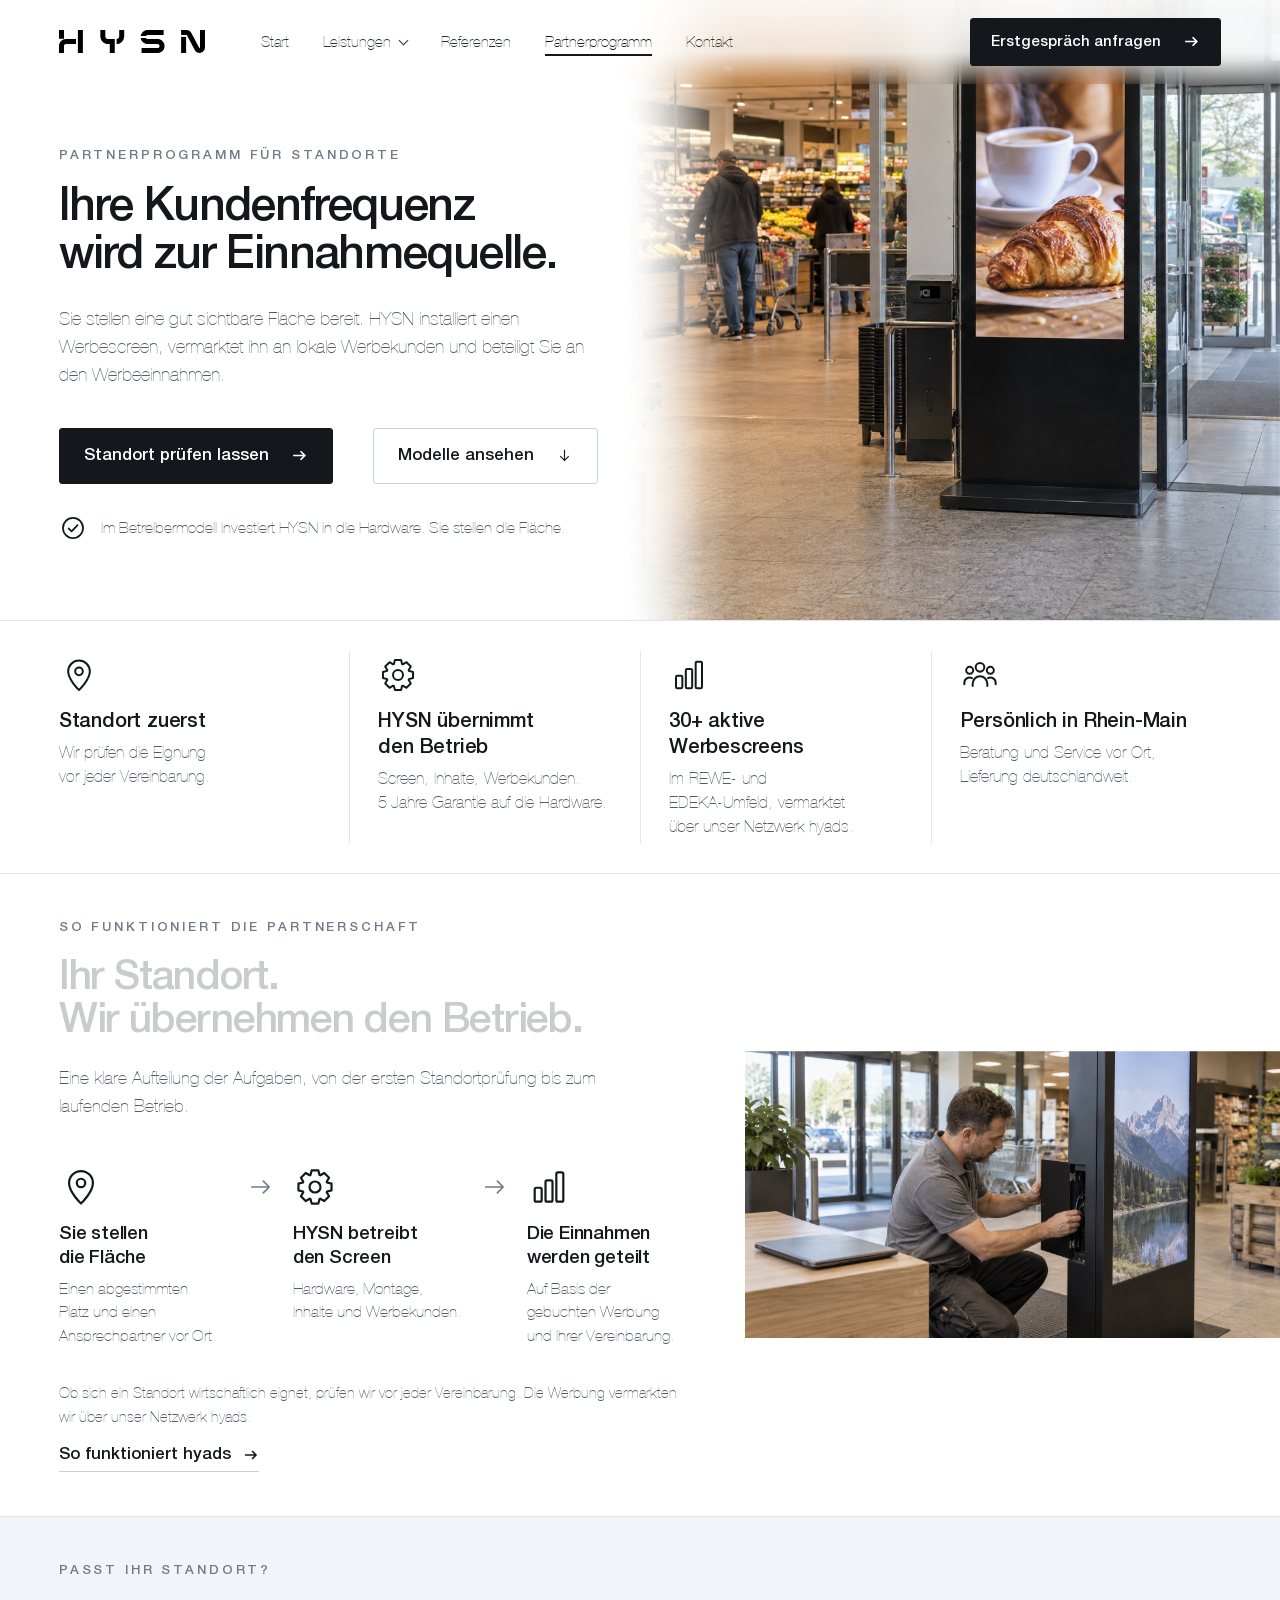
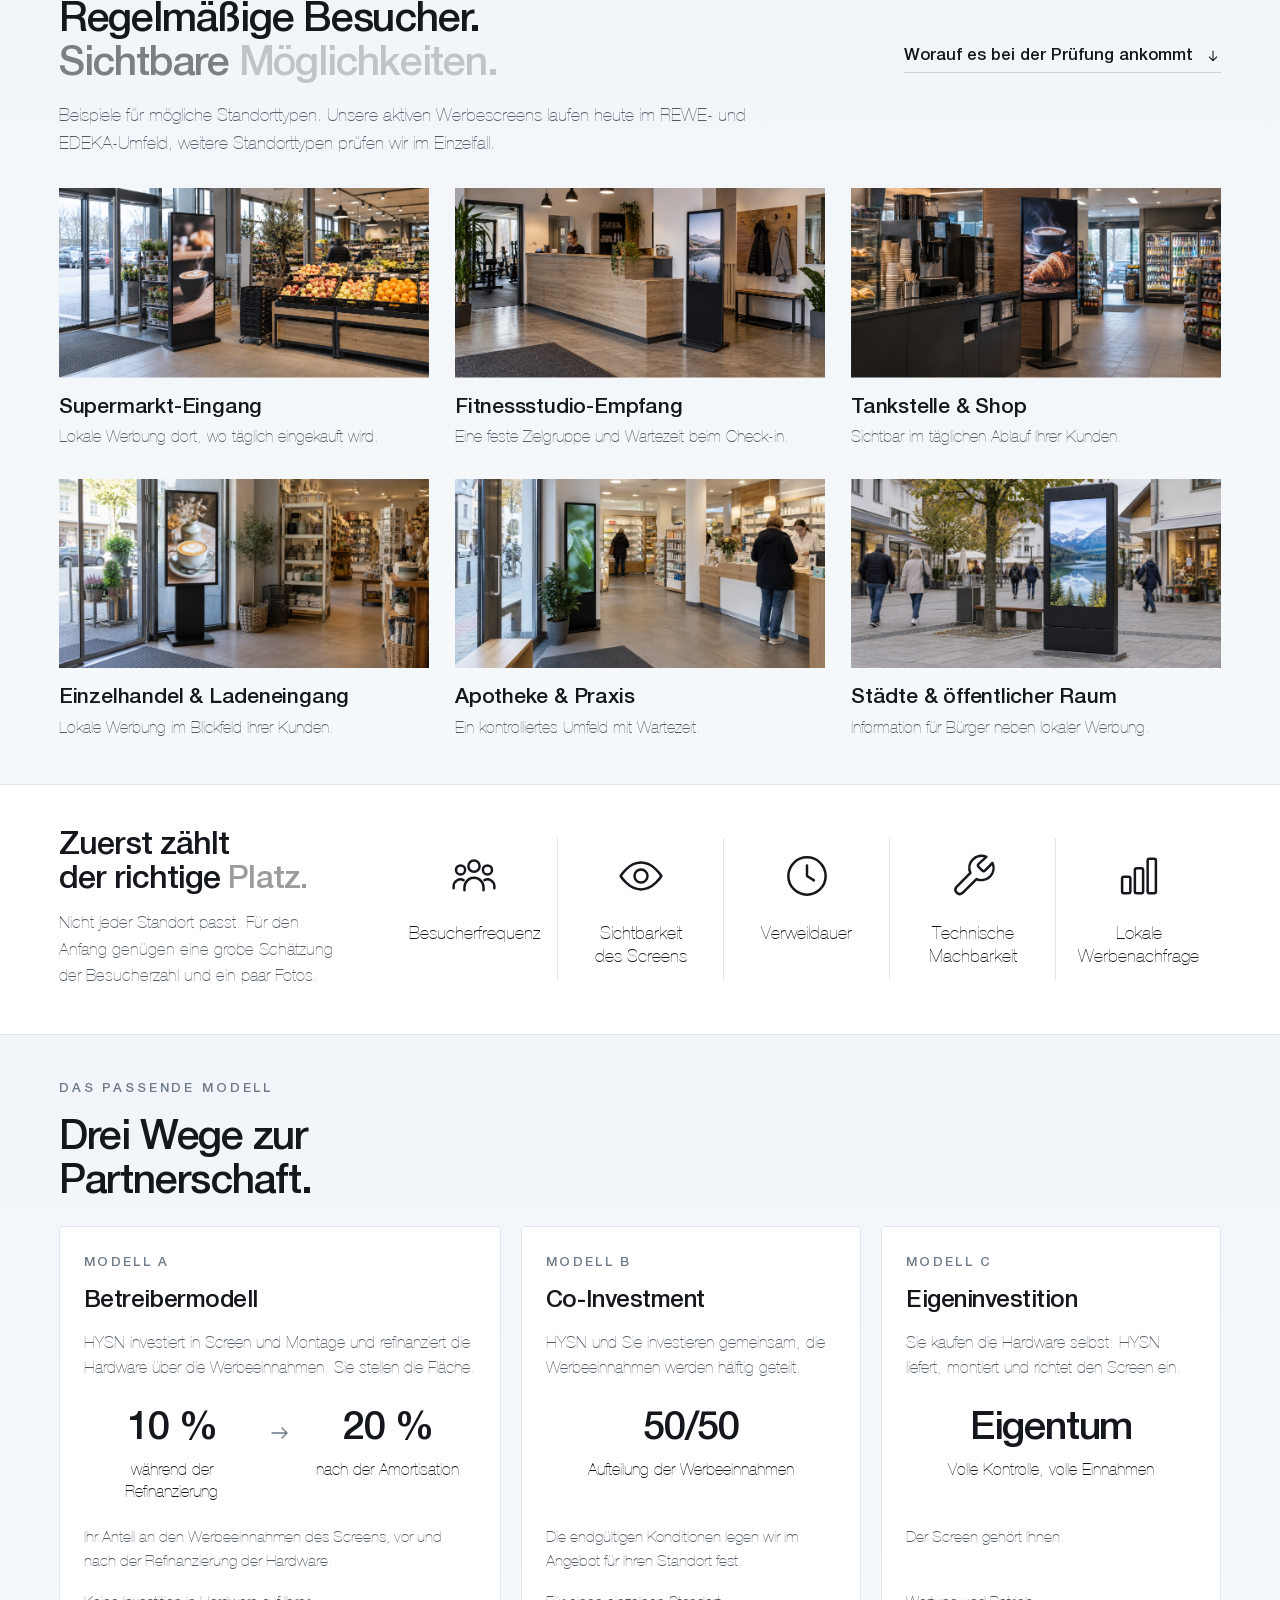
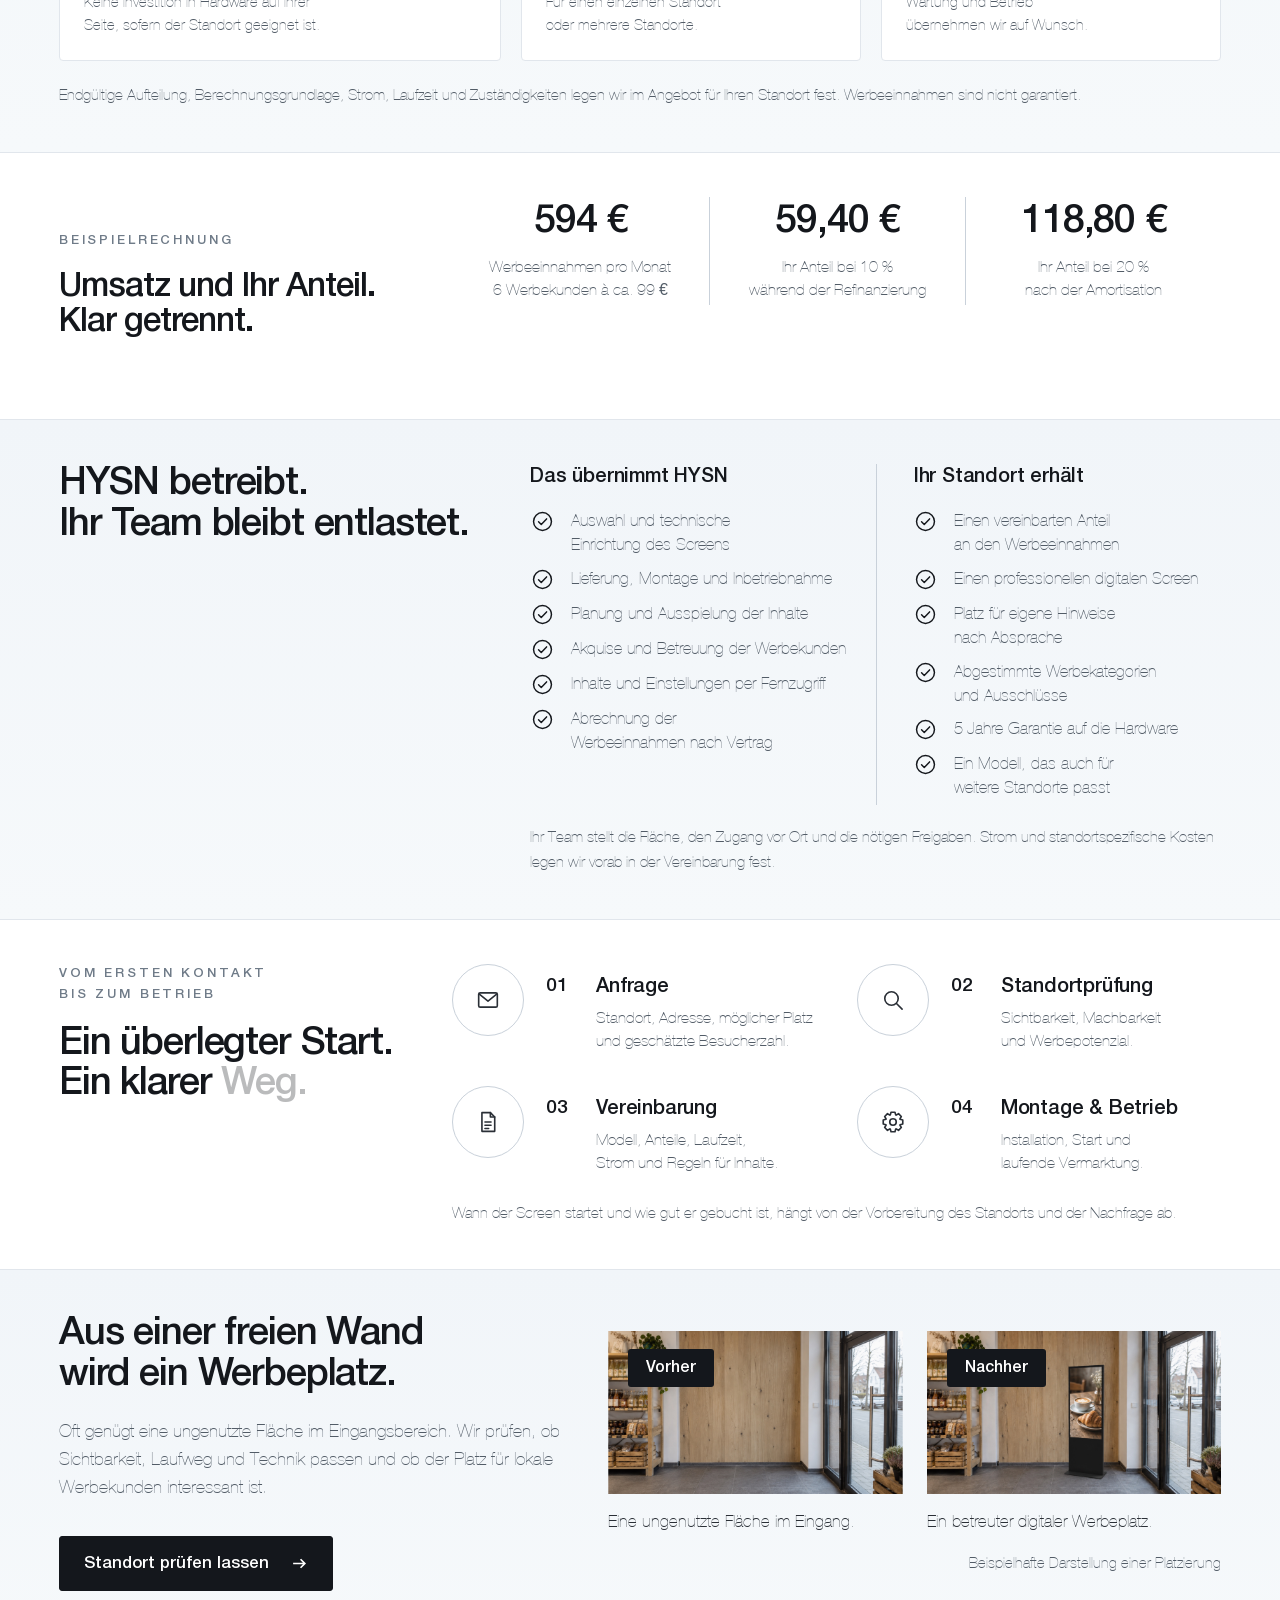
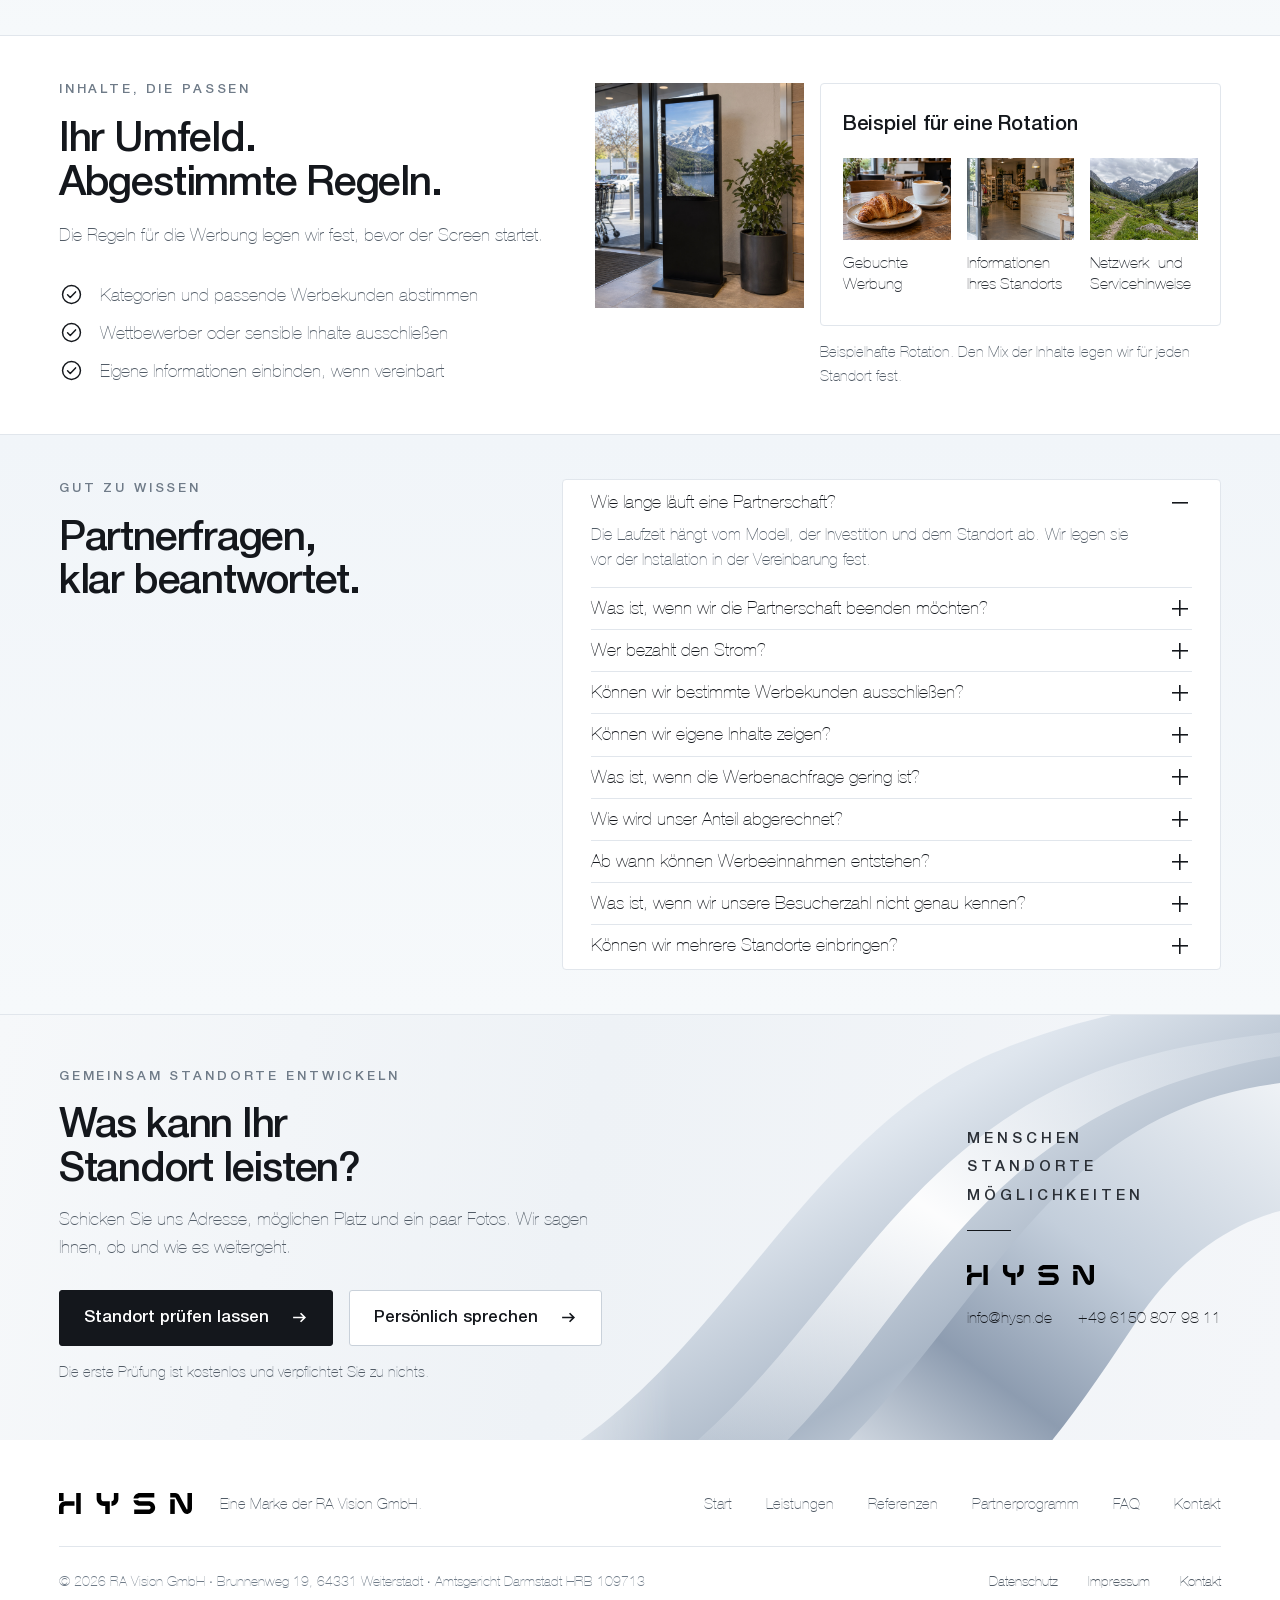
<file: partnerprogramm/index.html>
<!doctype html>
<html lang="de"><head>
<meta charset="utf-8"><meta name="viewport" content="width=device-width, initial-scale=1">
<title>Partnerprogramm für Standorte | HYSN Digital Signage</title><meta name="description" content="Ihre Kundenfrequenz als Einnahmequelle: HYSN installiert und betreibt einen Werbescreen an Ihrem Standort, Sie erhalten einen Anteil der Werbeeinnahmen.">
<link rel="icon" href="../assets/img/favicon.svg" type="image/svg+xml"><link rel="stylesheet" href="../assets/css/site.css?v=23bb50a17d"><link rel="stylesheet" href="../assets/css/pages/partner.css?v=bfdfb4e542">
</head><body class="hero-page">
<a class="skip" href="#inhalt">Zum Inhalt springen</a>
<header class="top"><div class="wrap">
  <a class="logo" href="../index.html" aria-label="HYSN Startseite"><img src="../assets/img/logo/hysn-logo.svg" alt="HYSN" width="1485" height="234"></a>
  <nav class="nav" aria-label="Hauptnavigation"><ul><li><a href="../index.html">Start</a></li><li class="has-sub"><a href="../leistungen/content-creation/">Leistungen</a><ul class="sub-menu"><li><a href="../leistungen/content-creation/">Content Creation</a></li><li><a href="../leistungen/installation-montage/">Installation &amp; Montage</a></li><li><a href="../leistungen/wartung-betrieb/">Wartung &amp; Betrieb</a></li><li><a href="../leistungen/dooh-hyads/">DOOH &amp; hyads</a></li></ul></li><li><a href="../referenzen/">Referenzen</a></li><li><a href="../partnerprogramm/" aria-current="page">Partnerprogramm</a></li><li><a href="../kontakt/">Kontakt</a></li></ul><a class="btn" href="../kontakt/#anfrage"><span class="btn-t"><span data-t="Erstgespräch anfragen">Erstgespräch anfragen</span></span><svg class="i-arr" viewBox="0 0 16 16" aria-hidden="true"><path d="M2 8h11M9 4l4 4-4 4"/></svg></a></nav>
  <details class="mnav"><summary aria-label="Menü"><svg class="ico ico-bars" viewBox="0 0 24 24"><path d="M3 7h18M3 12h18M3 17h18"/></svg><svg class="ico ico-x" viewBox="0 0 24 24"><path d="M6 6l12 12M18 6 6 18"/></svg></summary>
    <div class="mpanel" data-lenis-prevent><ul><li><a href="../index.html">Start</a></li><li class="mgroup">Leistungen</li><li class="sub-list"><a href="../leistungen/content-creation/">Content Creation</a></li><li class="sub-list"><a href="../leistungen/installation-montage/">Installation &amp; Montage</a></li><li class="sub-list"><a href="../leistungen/wartung-betrieb/">Wartung &amp; Betrieb</a></li><li class="sub-list"><a href="../leistungen/dooh-hyads/">DOOH &amp; hyads</a></li><li><a href="../referenzen/">Referenzen</a></li><li><a href="../partnerprogramm/" aria-current="page">Partnerprogramm</a></li><li><a href="../kontakt/">Kontakt</a></li></ul><a class="btn" href="../kontakt/#anfrage"><span class="btn-t"><span data-t="Erstgespräch anfragen">Erstgespräch anfragen</span></span><svg class="i-arr" viewBox="0 0 16 16" aria-hidden="true"><path d="M2 8h11M9 4l4 4-4 4"/></svg></a></div></details>
</div></header>
<main id="inhalt">

<section class="chero pp-hero"><div class="chero-img"><img src="../assets/img/partner/partner-hero.jpg?v=32e7d80af550" alt="Digitale Werbestele mit Kaffeewerbung im hellen Eingangsbereich eines Supermarkts" width="1499" height="1049" fetchpriority="high"></div>
  <div class="wrap"><div class="chero-text">
    <span class="eyebrow">Partnerprogramm für Standorte</span>
    <h1><span class="ln">Ihre Kundenfrequenz</span><br><span class="ln">wird zur Einnahmequelle.</span></h1>
    <p class="lead">Sie stellen eine gut sichtbare Fläche bereit. HYSN installiert einen Werbescreen, vermarktet ihn an lokale Werbekunden und beteiligt Sie an den Werbeeinnahmen.</p>
    <div class="actions"><a class="btn" href="../kontakt/#anfrage"><span class="btn-t"><span data-t="Standort prüfen lassen">Standort prüfen lassen</span></span><svg class="i-arr" viewBox="0 0 16 16" aria-hidden="true"><path d="M2 8h11M9 4l4 4-4 4"/></svg></a><a class="btn btn--ghost" href="#modelle"><span class="btn-t"><span data-t="Modelle ansehen">Modelle ansehen</span></span><svg class="i-down" viewBox="0 0 24 24" aria-hidden="true"><path d="M12 4v15M6 13l6 6 6-6"/></svg></a></div>
    <p class="note"><svg class="ico" viewBox="0 0 24 24" aria-hidden="true"><circle cx="12" cy="12" r="8.6"/><path d="m8.2 12.3 2.6 2.6 5.1-5.4"/></svg>Im Betreibermodell investiert HYSN in die Hardware. Sie stellen die Fläche.</p>
  </div></div>
</section>

<section class="pp-facts" aria-label="Das Partnerprogramm in Kürze"><h2 class="vh">Das Partnerprogramm in Kürze</h2><div class="wrap"><ul><li><svg class="ico" viewBox="0 0 24 24" aria-hidden="true"><path d="M12 21s-6.5-6.1-6.5-11.2a6.5 6.5 0 0 1 13 0C18.5 14.9 12 21 12 21z"/><circle cx="12" cy="9.8" r="2.3"/></svg><div><h3>Standort zuerst</h3><p>Wir prüfen die Eignung vor jeder Vereinbarung.</p></div></li><li><svg class="ico" viewBox="0 0 24 24" aria-hidden="true"><path d="M18.55 9.53 L21.02 10.17 L21.02 13.83 L18.55 14.47 L18.38 14.89 L19.67 17.08 L17.08 19.67 L14.89 18.38 L14.47 18.55 L13.83 21.02 L10.17 21.02 L9.53 18.55 L9.11 18.38 L6.92 19.67 L4.33 17.08 L5.62 14.89 L5.45 14.47 L2.98 13.83 L2.98 10.17 L5.45 9.53 L5.62 9.11 L4.33 6.92 L6.92 4.33 L9.11 5.62 L9.53 5.45 L10.17 2.98 L13.83 2.98 L14.47 5.45 L14.89 5.62 L17.08 4.33 L19.67 6.92 L18.38 9.11z"/><circle cx="12" cy="12" r="3"/></svg><div><h3>HYSN übernimmt den Betrieb</h3><p>Screen, Inhalte, Werbekunden. 5&nbsp;Jahre Garantie auf die Hardware.</p></div></li><li><svg class="ico" viewBox="0 0 24 24" aria-hidden="true"><rect x="4.2" y="12.4" width="3.8" height="7.6" rx=".8"/><rect x="10.1" y="8.4" width="3.8" height="11.6" rx=".8"/><rect x="16" y="4" width="3.8" height="16" rx=".8"/></svg><div><h3>30+ aktive Werbescreens</h3><p>Im REWE- und <span class='nw'>EDEKA-Umfeld</span>, vermarktet über unser Netzwerk hyads.</p></div></li><li><svg class="ico" viewBox="0 0 24 24" aria-hidden="true"><circle cx="12" cy="7.4" r="2.6"/><circle cx="5.8" cy="9.2" r="2.1"/><circle cx="18.2" cy="9.2" r="2.1"/><path d="M7.6 18.6v-1.4a4.4 4.4 0 0 1 8.8 0v1.4M2.6 17.6v-.8a3.2 3.2 0 0 1 4.6-2.9M21.4 17.6v-.8a3.2 3.2 0 0 0-4.6-2.9"/></svg><div><h3>Persönlich in Rhein-Main</h3><p>Beratung und Service vor Ort, Lieferung deutschlandweit.</p></div></li></ul></div></section>

<section class="pp-how"><div class="wrap">
  <div class="pp-how-text">
    <span class="eyebrow">So funktioniert die Partnerschaft</span>
    <h2><span class="ln">Ihr Standort.</span><br><span class="ln">Wir übernehmen den&nbsp;Betrieb.</span></h2>
    <p class="sub">Eine klare Aufteilung der Aufgaben, von der ersten Standortprüfung bis zum laufenden Betrieb.</p>
    <div class="pp-nodes"><div class="pp-node"><svg class="ico" viewBox="0 0 24 24" aria-hidden="true"><path d="M12 21s-6.5-6.1-6.5-11.2a6.5 6.5 0 0 1 13 0C18.5 14.9 12 21 12 21z"/><circle cx="12" cy="9.8" r="2.3"/></svg><div><h3>Sie stellen die Fläche</h3><p>Einen abgestimmten Platz und einen Ansprechpartner vor Ort.</p></div></div><span class="pp-arrow"><svg class="ico" viewBox="0 0 24 24" aria-hidden="true"><path d="M4 12h15M14 7l5 5-5 5"/></svg></span><div class="pp-node"><svg class="ico" viewBox="0 0 24 24" aria-hidden="true"><path d="M18.55 9.53 L21.02 10.17 L21.02 13.83 L18.55 14.47 L18.38 14.89 L19.67 17.08 L17.08 19.67 L14.89 18.38 L14.47 18.55 L13.83 21.02 L10.17 21.02 L9.53 18.55 L9.11 18.38 L6.92 19.67 L4.33 17.08 L5.62 14.89 L5.45 14.47 L2.98 13.83 L2.98 10.17 L5.45 9.53 L5.62 9.11 L4.33 6.92 L6.92 4.33 L9.11 5.62 L9.53 5.45 L10.17 2.98 L13.83 2.98 L14.47 5.45 L14.89 5.62 L17.08 4.33 L19.67 6.92 L18.38 9.11z"/><circle cx="12" cy="12" r="3"/></svg><div><h3>HYSN betreibt den Screen</h3><p>Hardware, Montage, Inhalte und Werbekunden.</p></div></div><span class="pp-arrow"><svg class="ico" viewBox="0 0 24 24" aria-hidden="true"><path d="M4 12h15M14 7l5 5-5 5"/></svg></span><div class="pp-node"><svg class="ico" viewBox="0 0 24 24" aria-hidden="true"><rect x="4.2" y="12.4" width="3.8" height="7.6" rx=".8"/><rect x="10.1" y="8.4" width="3.8" height="11.6" rx=".8"/><rect x="16" y="4" width="3.8" height="16" rx=".8"/></svg><div><h3>Die Einnahmen werden geteilt</h3><p>Auf Basis der gebuchten Werbung und Ihrer Vereinbarung.</p></div></div></div>
    <div class="pp-how-foot"><p class="small">Ob sich ein Standort wirtschaftlich eignet, prüfen wir vor jeder Vereinbarung. Die Werbung vermarkten wir über unser Netzwerk hyads.</p><a class="tlink" href="../leistungen/dooh-hyads/">So funktioniert hyads<svg class="i-arr" viewBox="0 0 16 16" aria-hidden="true"><path d="M2 8h11M9 4l4 4-4 4"/></svg></a></div>
  </div>
  <div class="pp-how-img"><img src="../assets/img/partner/partner-betrieb.jpg?v=69bda7de2751" alt="Techniker prüft den seitlichen Servicezugang einer digitalen Stele" width="1714" height="918" loading="lazy"></div>
</div></section>

<section class="pp-types" id="standorte"><div class="wrap">
  <div class="pp-types-head">
    <div><span class="eyebrow">Passt Ihr Standort?</span><h2><span class="ln">Regelmäßige Besucher.</span><br><span class="ln">Sichtbare Möglichkeiten.</span></h2>
      <p class="sub">Beispiele für mögliche Standorttypen. Unsere aktiven Werbescreens laufen heute im REWE- und <span class="nw">EDEKA-Umfeld</span>, weitere Standorttypen prüfen wir im Einzelfall.</p></div>
    <a class="tlink" href="#eignung">Worauf es bei der Prüfung ankommt<svg class="i-down" viewBox="0 0 24 24" aria-hidden="true"><path d="M12 4v15M6 13l6 6 6-6"/></svg></a>
  </div>
  <div class="pp-types-grid"><figure><img src="../assets/img/partner/standort-supermarkt.jpg?v=6925438e8a32" alt="Werbestele im hellen Eingangsbereich eines Supermarkts neben der Obstauslage" width="1752" height="898" loading="lazy"><figcaption><h3>Supermarkt-Eingang</h3><p>Lokale Werbung dort, wo täglich eingekauft wird.</p></figcaption></figure><figure><img src="../assets/img/partner/standort-fitness.jpg?v=fe0dcfdaf44a" alt="Hochformat-Screen am Empfang eines Fitnessstudios" width="1752" height="898" loading="lazy"><figcaption><h3>Fitnessstudio-Empfang</h3><p>Eine feste Zielgruppe und Wartezeit beim Check-in.</p></figcaption></figure><figure><img src="../assets/img/partner/standort-tankstelle.jpg?v=09c36271e73b" alt="Werbescreen im Shop einer Tankstelle neben der Kaffeetheke" width="1752" height="898" loading="lazy"><figcaption><h3>Tankstelle &amp; Shop</h3><p>Sichtbar im täglichen Ablauf Ihrer Kunden.</p></figcaption></figure><figure><img src="../assets/img/partner/standort-buero.jpg?v=0147f9948db4" alt="Großes Hochformat-Display im Eingangsbereich eines Einzelhandelsgeschäfts" width="1752" height="897" loading="lazy"><figcaption><h3>Einzelhandel &amp; Ladeneingang</h3><p>Lokale Werbung im Blickfeld Ihrer Kunden.</p></figcaption></figure><figure><img src="../assets/img/partner/standort-apotheke.jpg?v=197a7c3f9712" alt="Hochformat-Screen in einer hellen Apotheke" width="1752" height="898" loading="lazy"><figcaption><h3>Apotheke &amp; Praxis</h3><p>Ein kontrolliertes Umfeld mit Wartezeit.</p></figcaption></figure><figure><img src="../assets/img/partner/standort-stadt.jpg?v=e7c2766f52c9" alt="Freistehende digitale Stele auf einem belebten Platz in der Innenstadt" width="1752" height="897" loading="lazy"><figcaption><h3>Städte &amp; öffentlicher Raum</h3><p>Information für Bürger neben lokaler Werbung.</p></figcaption></figure></div>
</div></section>

<section class="pp-check" id="eignung"><div class="wrap">
  <div><h2><span class="ln">Zuerst zählt</span><br><span class="ln">der richtige Platz.</span></h2>
    <p class="sub">Nicht jeder Standort passt. Für den Anfang genügen eine grobe Schätzung der Besucherzahl und ein paar Fotos.</p></div>
  <ul><li><svg class="ico" viewBox="0 0 24 24" aria-hidden="true"><circle cx="12" cy="7.4" r="2.6"/><circle cx="5.8" cy="9.2" r="2.1"/><circle cx="18.2" cy="9.2" r="2.1"/><path d="M7.6 18.6v-1.4a4.4 4.4 0 0 1 8.8 0v1.4M2.6 17.6v-.8a3.2 3.2 0 0 1 4.6-2.9M21.4 17.6v-.8a3.2 3.2 0 0 0-4.6-2.9"/></svg><span>Besucherfrequenz</span></li><li><svg class="ico" viewBox="0 0 24 24" aria-hidden="true"><path d="M2.6 12S6.2 5.8 12 5.8 21.4 12 21.4 12 17.8 18.2 12 18.2 2.6 12 2.6 12z"/><circle cx="12" cy="12" r="3"/></svg><span>Sichtbarkeit des Screens</span></li><li><svg class="ico" viewBox="0 0 24 24" aria-hidden="true"><circle cx="12" cy="12" r="8.6"/><path d="M12 7.2V12l3.2 2"/></svg><span>Verweildauer</span></li><li><svg class="ico" viewBox="0 0 24 24" aria-hidden="true"><path d="M14.6 6.4a1 1 0 0 0 0 1.4l1.6 1.6a1 1 0 0 0 1.4 0l3.4-3.4a5.6 5.6 0 0 1-7.4 7.4l-6.5 6.5a2 2 0 0 1-2.8-2.8l6.5-6.5a5.6 5.6 0 0 1 7.4-7.4z"/></svg><span>Technische Machbarkeit</span></li><li><svg class="ico" viewBox="0 0 24 24" aria-hidden="true"><rect x="4.2" y="12.4" width="3.8" height="7.6" rx=".8"/><rect x="10.1" y="8.4" width="3.8" height="11.6" rx=".8"/><rect x="16" y="4" width="3.8" height="16" rx=".8"/></svg><span>Lokale Werbenachfrage</span></li></ul>
</div></section>

<section class="pp-models" id="modelle"><div class="wrap">
  <div class="pp-models-head"><span class="eyebrow">Das passende Modell</span><h2><span class="ln">Drei Wege zur</span><br><span class="ln">Partnerschaft.</span></h2></div>
  <div class="pp-models-grid">
    <article class="pp-model pp-model--a">
      <span class="pp-label">Modell A</span><h3>Betreibermodell</h3>
      <p>HYSN investiert in Screen und Montage und refinanziert die Hardware über die Werbeeinnahmen. Sie stellen die Fläche.</p>
      <div class="pp-stages"><div><strong>10&nbsp;%</strong><span>während der Refinanzierung</span></div><span class="pp-arrow"><svg class="ico" viewBox="0 0 24 24" aria-hidden="true"><path d="M4 12h15M14 7l5 5-5 5"/></svg></span><div><strong>20&nbsp;%</strong><span>nach der Amortisation</span></div></div>
      <p class="pp-model-sub">Ihr Anteil an den Werbeeinnahmen des Screens, vor und nach der Refinanzierung der Hardware.</p>
      <p class="pp-model-note">Keine Investition in Hardware auf Ihrer Seite, sofern der Standort geeignet ist.</p>
    </article>
    <article class="pp-model">
      <span class="pp-label">Modell B</span><h3>Co-Investment</h3>
      <p>HYSN und Sie investieren gemeinsam, die Werbeeinnahmen werden hälftig geteilt.</p>
      <div class="pp-big"><strong>50/50</strong><span>Aufteilung der Werbeeinnahmen</span></div>
      <p class="pp-model-sub">Die endgültigen Konditionen legen wir im Angebot für Ihren Standort fest.</p>
      <p class="pp-model-note">Für einen einzelnen Standort oder mehrere Standorte.</p>
    </article>
    <article class="pp-model">
      <span class="pp-label">Modell C</span><h3>Eigeninvestition</h3>
      <p>Sie kaufen die Hardware selbst. HYSN liefert, montiert und richtet den Screen ein.</p>
      <div class="pp-big pp-big--word"><strong>Eigentum</strong><span>Volle Kontrolle, volle Einnahmen</span></div>
      <p class="pp-model-sub">Der Screen gehört Ihnen.</p>
      <p class="pp-model-note">Wartung und Betrieb übernehmen wir auf Wunsch.</p>
    </article>
  </div>
  <p class="pp-models-note">Endgültige Aufteilung, Berechnungsgrundlage, Strom, Laufzeit und Zuständigkeiten legen wir im Angebot für Ihren Standort fest. Werbeeinnahmen sind nicht garantiert.</p>
</div></section>

<section class="pp-calc"><div class="wrap">
  <div class="pp-calc-head"><span class="eyebrow">Beispielrechnung</span><h2><span class="ln">Umsatz und Ihr Anteil.</span><br><span class="ln">Klar getrennt.</span></h2></div>
  <div class="pp-calc-body"><div class="pp-calc-vals">
    <div><strong>594&nbsp;€</strong><span>Werbeeinnahmen pro Monat<br>6&nbsp;Werbekunden à&nbsp;ca.&nbsp;99&nbsp;€</span></div>
    <div><strong>59,40&nbsp;€</strong><span>Ihr Anteil bei 10&nbsp;%<br>während der Refinanzierung</span></div>
    <div><strong>118,80&nbsp;€</strong><span>Ihr Anteil bei 20&nbsp;%<br>nach der Amortisation</span></div>
  </div>
  <p class="pp-calc-note">Beispielwert, keine Garantie. Die beiden Anteile gelten für unterschiedliche Phasen und werden nicht addiert. Die tatsächlichen Einnahmen hängen von der Buchung ab, die endgültige Aufteilung legen wir im Angebot fest.</p></div>
</div></section>

<section class="pp-scope"><div class="wrap">
  <h2><span class="ln">HYSN betreibt.</span><br><span class="ln">Ihr Team bleibt entlastet.</span></h2>
  <div class="pp-scope-cols">
    <div><h3>Das übernimmt HYSN</h3><ul class="pp-ticks"><li><svg class="ico" viewBox="0 0 24 24" aria-hidden="true"><circle cx="12" cy="12" r="8.6"/><path d="m8.2 12.3 2.6 2.6 5.1-5.4"/></svg><span>Auswahl und technische Einrichtung des Screens</span></li><li><svg class="ico" viewBox="0 0 24 24" aria-hidden="true"><circle cx="12" cy="12" r="8.6"/><path d="m8.2 12.3 2.6 2.6 5.1-5.4"/></svg><span>Lieferung, Montage und Inbetriebnahme</span></li><li><svg class="ico" viewBox="0 0 24 24" aria-hidden="true"><circle cx="12" cy="12" r="8.6"/><path d="m8.2 12.3 2.6 2.6 5.1-5.4"/></svg><span>Planung und Ausspielung der Inhalte</span></li><li><svg class="ico" viewBox="0 0 24 24" aria-hidden="true"><circle cx="12" cy="12" r="8.6"/><path d="m8.2 12.3 2.6 2.6 5.1-5.4"/></svg><span>Akquise und Betreuung der Werbekunden</span></li><li><svg class="ico" viewBox="0 0 24 24" aria-hidden="true"><circle cx="12" cy="12" r="8.6"/><path d="m8.2 12.3 2.6 2.6 5.1-5.4"/></svg><span>Inhalte und Einstellungen per Fernzugriff</span></li><li><svg class="ico" viewBox="0 0 24 24" aria-hidden="true"><circle cx="12" cy="12" r="8.6"/><path d="m8.2 12.3 2.6 2.6 5.1-5.4"/></svg><span>Abrechnung der Werbeeinnahmen nach Vertrag</span></li></ul></div>
    <div><h3>Ihr Standort erhält</h3><ul class="pp-ticks"><li><svg class="ico" viewBox="0 0 24 24" aria-hidden="true"><circle cx="12" cy="12" r="8.6"/><path d="m8.2 12.3 2.6 2.6 5.1-5.4"/></svg><span>Einen vereinbarten Anteil an den Werbeeinnahmen</span></li><li><svg class="ico" viewBox="0 0 24 24" aria-hidden="true"><circle cx="12" cy="12" r="8.6"/><path d="m8.2 12.3 2.6 2.6 5.1-5.4"/></svg><span>Einen professionellen digitalen Screen</span></li><li><svg class="ico" viewBox="0 0 24 24" aria-hidden="true"><circle cx="12" cy="12" r="8.6"/><path d="m8.2 12.3 2.6 2.6 5.1-5.4"/></svg><span>Platz für eigene Hinweise nach Absprache</span></li><li><svg class="ico" viewBox="0 0 24 24" aria-hidden="true"><circle cx="12" cy="12" r="8.6"/><path d="m8.2 12.3 2.6 2.6 5.1-5.4"/></svg><span>Abgestimmte Werbekategorien und Ausschlüsse</span></li><li><svg class="ico" viewBox="0 0 24 24" aria-hidden="true"><circle cx="12" cy="12" r="8.6"/><path d="m8.2 12.3 2.6 2.6 5.1-5.4"/></svg><span>5&nbsp;Jahre Garantie auf die Hardware</span></li><li><svg class="ico" viewBox="0 0 24 24" aria-hidden="true"><circle cx="12" cy="12" r="8.6"/><path d="m8.2 12.3 2.6 2.6 5.1-5.4"/></svg><span>Ein Modell, das auch für weitere Standorte passt</span></li></ul></div>
  </div>
  <p class="pp-scope-note">Ihr Team stellt die Fläche, den Zugang vor Ort und die nötigen Freigaben. Strom und standortspezifische Kosten legen wir vorab in der Vereinbarung fest.</p>
</div></section>

<section class="pp-steps"><div class="wrap">
  <div><span class="eyebrow">Vom ersten Kontakt bis zum Betrieb</span><h2><span class="ln">Ein überlegter Start.</span><br><span class="ln">Ein klarer Weg.</span></h2></div>
  <div><ol><li><span class="pp-ring"><svg class="ico" viewBox="0 0 24 24" aria-hidden="true"><rect x="3.4" y="5.4" width="17.2" height="13.2" rx="1.4"/><path d="m4 6.6 8 6.4 8-6.4"/></svg></span><div class="pp-step"><b>01</b><div><h3>Anfrage</h3><p>Standort, Adresse, möglicher Platz und geschätzte Besucherzahl.</p></div></div></li><li><span class="pp-ring"><svg class="ico" viewBox="0 0 24 24" aria-hidden="true"><circle cx="10.6" cy="10.6" r="6.2"/><path d="m15.2 15.2 5.2 5.2"/></svg></span><div class="pp-step"><b>02</b><div><h3>Standortprüfung</h3><p>Sichtbarkeit, Machbarkeit und Werbepotenzial.</p></div></div></li><li><span class="pp-ring"><svg class="ico" viewBox="0 0 24 24" aria-hidden="true"><path d="M6.4 3.4h7.8l4 4v13.2H6.4z"/><path d="M14.2 3.4v4h4M9.2 12h5.6M9.2 15h5.6M9.2 18h3.4"/></svg></span><div class="pp-step"><b>03</b><div><h3>Vereinbarung</h3><p>Modell, Anteile, Laufzeit, Strom und Regeln für Inhalte.</p></div></div></li><li><span class="pp-ring"><svg class="ico" viewBox="0 0 24 24" aria-hidden="true"><path d="M18.55 9.53 L21.02 10.17 L21.02 13.83 L18.55 14.47 L18.38 14.89 L19.67 17.08 L17.08 19.67 L14.89 18.38 L14.47 18.55 L13.83 21.02 L10.17 21.02 L9.53 18.55 L9.11 18.38 L6.92 19.67 L4.33 17.08 L5.62 14.89 L5.45 14.47 L2.98 13.83 L2.98 10.17 L5.45 9.53 L5.62 9.11 L4.33 6.92 L6.92 4.33 L9.11 5.62 L9.53 5.45 L10.17 2.98 L13.83 2.98 L14.47 5.45 L14.89 5.62 L17.08 4.33 L19.67 6.92 L18.38 9.11z"/><circle cx="12" cy="12" r="3"/></svg></span><div class="pp-step"><b>04</b><div><h3>Montage &amp; Betrieb</h3><p>Installation, Start und laufende Vermarktung.</p></div></div></li></ol>
    <p class="pp-steps-note">Wann der Screen startet und wie gut er gebucht ist, hängt von der Vorbereitung des Standorts und der Nachfrage ab.</p></div>
</div></section>

<section class="pp-place"><div class="wrap">
  <div class="pp-place-text">
    <h2><span class="ln">Aus einer freien Wand</span><br><span class="ln">wird ein Werbeplatz.</span></h2>
    <p class="sub">Oft genügt eine ungenutzte Fläche im Eingangsbereich. Wir prüfen, ob Sichtbarkeit, Laufweg und Technik passen und ob der Platz für lokale Werbekunden interessant ist.</p>
    <a class="btn" href="../kontakt/#anfrage"><span class="btn-t"><span data-t="Standort prüfen lassen">Standort prüfen lassen</span></span><svg class="i-arr" viewBox="0 0 16 16" aria-hidden="true"><path d="M2 8h11M9 4l4 4-4 4"/></svg></a>
  </div>
  <div class="pp-place-imgs">
    <figure><div class="pp-ba"><img src="../assets/img/partner/platzierung-vorher.jpg?v=153c7cfd0302" alt="Eingangsbereich mit leerer Holzwand neben der Glasfront" width="1681" height="936" loading="lazy"><span class="pp-tag">Vorher</span></div><figcaption>Eine ungenutzte Fläche im Eingang.</figcaption></figure>
    <figure><div class="pp-ba"><img src="../assets/img/partner/platzierung-nachher.jpg?v=2bd9dce76bdc" alt="Derselbe Eingangsbereich mit einer digitalen Werbestele vor der Holzwand" width="1681" height="936" loading="lazy"><span class="pp-tag">Nachher</span></div><figcaption>Ein betreuter digitaler Werbeplatz.</figcaption></figure>
    <p class="pp-place-label">Beispielhafte Darstellung einer Platzierung</p>
  </div>
</div></section>

<section class="pp-content"><div class="wrap">
  <div class="pp-content-text">
    <span class="eyebrow">Inhalte, die passen</span>
    <h2><span class="ln">Ihr Umfeld.</span><br><span class="ln">Abgestimmte Regeln.</span></h2>
    <p class="sub">Die Regeln für die Werbung legen wir fest, bevor der Screen startet.</p>
    <ul class="pp-ticks"><li><svg class="ico" viewBox="0 0 24 24" aria-hidden="true"><circle cx="12" cy="12" r="8.6"/><path d="m8.2 12.3 2.6 2.6 5.1-5.4"/></svg><span>Kategorien und passende Werbekunden abstimmen</span></li><li><svg class="ico" viewBox="0 0 24 24" aria-hidden="true"><circle cx="12" cy="12" r="8.6"/><path d="m8.2 12.3 2.6 2.6 5.1-5.4"/></svg><span>Wettbewerber oder sensible Inhalte ausschließen</span></li><li><svg class="ico" viewBox="0 0 24 24" aria-hidden="true"><circle cx="12" cy="12" r="8.6"/><path d="m8.2 12.3 2.6 2.6 5.1-5.4"/></svg><span>Eigene Informationen einbinden, wenn vereinbart</span></li></ul>
  </div>
  <div class="pp-content-visual">
    <div class="pp-content-screen"><img src="../assets/img/partner/inhalte-screen.jpg?v=6af7baea71e1" alt="Hochformat-Display mit Bergmotiv neben einer Pflanze in einem Ladeneingang" width="1208" height="1302" loading="lazy"></div>
    <div class="pp-rotation"><div class="pp-rotation-card"><h3>Beispiel für eine Rotation</h3><div class="pp-rotation-grid"><figure><img src="../assets/img/partner/rotation-werbung.jpg?v=4f6d59c96c8c" alt="Werbemotiv mit Kaffee und Croissant" width="1437" height="1094" loading="lazy"><figcaption>Gebuchte Werbung</figcaption></figure><figure><img src="../assets/img/partner/rotation-standort.jpg?v=35d7b1582761" alt="Ladeneingang mit schlichter Verkaufstheke" width="1438" height="1093" loading="lazy"><figcaption>Informa&shy;tionen Ihres Standorts</figcaption></figure><figure><img src="../assets/img/partner/rotation-hinweise.jpg?v=8be3f7934df0" alt="Bergtal mit Wiese, Bach und Wanderweg" width="1437" height="1094" loading="lazy"><figcaption>Netzwerk- und Service&shy;hinweise</figcaption></figure></div></div>
      <p class="pp-rotation-note">Beispielhafte Rotation. Den Mix der Inhalte legen wir für jeden Standort fest.</p></div>
  </div>
</div></section>

<section class="qa pp-qa"><div class="wrap">
  <div><span class="eyebrow">Gut zu wissen</span><h2><span class="ln">Partnerfragen,</span><br><span class="ln">klar beantwortet.</span></h2></div>
  <div class="faq"><details open><summary>Wie lange läuft eine Partnerschaft?</summary><p>Die Laufzeit hängt vom Modell, der Investition und dem Standort ab. Wir legen sie vor der Installation in der Vereinbarung fest.</p></details><details><summary>Was ist, wenn wir die Partnerschaft beenden möchten?</summary><p>Kündigungsfristen und was danach mit der Hardware passiert, regelt die Vereinbarung. Sie kennen diese Punkte, bevor Sie unterschreiben.</p></details><details><summary>Wer bezahlt den Strom?</summary><p>Das regeln wir in der Vereinbarung für Ihren Standort. Strom und andere standortspezifische Kosten klären wir vorab, nicht erst im laufenden Betrieb.</p></details><details><summary>Können wir bestimmte Werbekunden ausschließen?</summary><p>Welche Kategorien nicht laufen sollen, etwa direkte Wettbewerber oder sensible Themen, besprechen wir vor dem Start mit Ihnen und halten es in der Vereinbarung fest.</p></details><details><summary>Können wir eigene Inhalte zeigen?</summary><p>Nach Absprache ja. Wie viel Platz Ihre eigenen Hinweise in der Rotation bekommen, steht in der Vereinbarung. Änderungen schicken Sie uns einfach per Nachricht.</p></details><details><summary>Was ist, wenn die Werbenachfrage gering ist?</summary><p>Dann fallen auch die Einnahmen geringer aus. Deshalb prüfen wir vorher, ob Ihr Standort für lokale Werbekunden interessant ist, und rechnen mit Beispielwerten statt mit Garantien.</p></details><details><summary>Wie wird unser Anteil abgerechnet?</summary><p>Die Abrechnung der Werbeeinnahmen ist im Vertrag geregelt. Berechnungsgrundlage und Ablauf legen wir im Angebot für Ihren Standort fest.</p></details><details><summary>Ab wann können Werbeeinnahmen entstehen?</summary><p>Sobald der Screen läuft und Werbung gebucht ist. Wann das der Fall ist, hängt von der Vorbereitung des Standorts und der Nachfrage ab. Einen realistischen Zeitplan nennen wir Ihnen im Angebot.</p></details><details><summary>Was ist, wenn wir unsere Besucherzahl nicht genau kennen?</summary><p>Eine grobe Schätzung genügt für den Anfang, zum Beispiel Kassenvorgänge pro Tag. Den Rest klären wir bei der Standortprüfung.</p></details><details><summary>Können wir mehrere Standorte einbringen?</summary><p>Ja. Wir prüfen jeden Standort einzeln und schlagen ein Modell vor, das sich auf weitere Standorte übertragen lässt.</p></details></div>
</div></section>

<section class="cta pp-cta"><svg class="ribbon" viewBox="0 0 800 400" preserveAspectRatio="xMidYMid slice" aria-hidden="true">
  <defs>
    <linearGradient id="rb1" x1="0" y1="0" x2="1" y2="1">
      <stop offset="0" stop-color="#ffffff"/><stop offset=".35" stop-color="#dfe6ee"/>
      <stop offset=".6" stop-color="#a9b6c6"/><stop offset=".8" stop-color="#e9eef4"/><stop offset="1" stop-color="#ffffff"/>
    </linearGradient>
    <linearGradient id="rb2" x1="1" y1="0" x2="0" y2="1">
      <stop offset="0" stop-color="#f7f9fb"/><stop offset=".45" stop-color="#c3cedb"/>
      <stop offset=".7" stop-color="#8d9cb0"/><stop offset="1" stop-color="#eef2f6"/>
    </linearGradient>
    <linearGradient id="rb3" x1="0" y1="1" x2="1" y2="0">
      <stop offset="0" stop-color="#eef2f6" stop-opacity="0"/><stop offset=".5" stop-color="#ffffff" stop-opacity=".95"/>
      <stop offset="1" stop-color="#dfe6ee" stop-opacity=".2"/>
    </linearGradient>
  </defs>
  <path class="rb-a" d="M60 420 C 220 330, 300 120, 470 40 C 560 0, 640 -10, 700 -20 L 820 -20 L 820 60 C 700 60, 600 110, 540 200 C 470 300, 380 400, 300 440 Z" fill="url(#rb1)"/>
  <path class="rb-b" d="M300 440 C 400 360, 470 230, 560 150 C 640 80, 720 60, 820 60 L 820 180 C 740 170, 670 210, 620 280 C 580 340, 540 400, 500 440 Z" fill="url(#rb2)"/>
  <path class="rb-c" d="M150 440 C 300 340, 360 170, 520 80 C 600 35, 690 20, 820 10 L 820 30 C 700 40, 610 70, 540 120 C 410 210, 350 360, 240 440 Z" fill="url(#rb3)"/>
</svg><div class="wrap">
  <div class="cta-text">
    <div><span class="eyebrow">Gemeinsam Standorte entwickeln</span>
      <h2><span class="ln">Was kann Ihr</span><br><span class="ln">Standort leisten?</span></h2>
      <p class="sub">Schicken Sie uns Adresse, möglichen Platz und ein paar Fotos. Wir sagen Ihnen, ob und wie es weitergeht.</p></div>
    <div class="pp-cta-act"><div class="actions"><a class="btn" href="../kontakt/#anfrage"><span class="btn-t"><span data-t="Standort prüfen lassen">Standort prüfen lassen</span></span><svg class="i-arr" viewBox="0 0 16 16" aria-hidden="true"><path d="M2 8h11M9 4l4 4-4 4"/></svg></a><a class="btn btn--ghost" href="tel:+4961508079811"><span class="btn-t"><span data-t="Persönlich sprechen">Persönlich sprechen</span></span><svg class="i-arr" viewBox="0 0 16 16" aria-hidden="true"><path d="M2 8h11M9 4l4 4-4 4"/></svg></a></div>
      <p class="small">Die erste Prüfung ist kostenlos und verpflichtet Sie zu nichts.</p>
      <p class="pp-cta-contact pp-cta-direct"><a href="mailto:info@hysn.de">info@hysn.de</a><a href="tel:+4961508079811">+49 6150 807 98 11</a></p></div>
  </div>
  <div class="cta-brand"><span>Menschen</span><span>Standorte</span><span>Möglichkeiten</span><i></i><img src="../assets/img/logo/hysn-logo.svg" alt="HYSN" width="1485" height="234">
    <p class="pp-cta-contact"><a href="mailto:info@hysn.de">info@hysn.de</a><a href="tel:+4961508079811">+49 6150 807 98 11</a></p></div>
</div></section>
</main>
<footer class="foot"><div class="wrap">
  <div class="foot-row">
    <div class="foot-brand"><a href="../index.html" aria-label="HYSN Startseite"><img src="../assets/img/logo/hysn-logo.svg" alt="HYSN" width="1485" height="234"></a><span>Eine Marke der RA Vision GmbH.</span></div>
    <nav aria-label="Footer"><ul><li><a href="../index.html">Start</a></li><li><a href="../leistungen/content-creation/">Leistungen</a></li><li><a href="../referenzen/">Referenzen</a></li><li><a href="../partnerprogramm/">Partnerprogramm</a></li><li><a href="../faq/">FAQ</a></li><li><a href="../kontakt/">Kontakt</a></li></ul></nav>
  </div>
  <div class="foot-legal"><span>© 2026 RA Vision GmbH · Brunnenweg 19, 64331 Weiterstadt · Amtsgericht Darmstadt HRB 109713</span>
    <ul><li><a href="../datenschutz/">Datenschutz</a></li><li><a href="../impressum/">Impressum</a></li><li><a href="../kontakt/">Kontakt</a></li></ul></div>
</div></footer>
<script src="../assets/js/vendor/lenis.js?v=35b2548763" defer></script>
<script src="../assets/js/site.js?v=674188e4a6" defer></script>
</body></html>
</file>
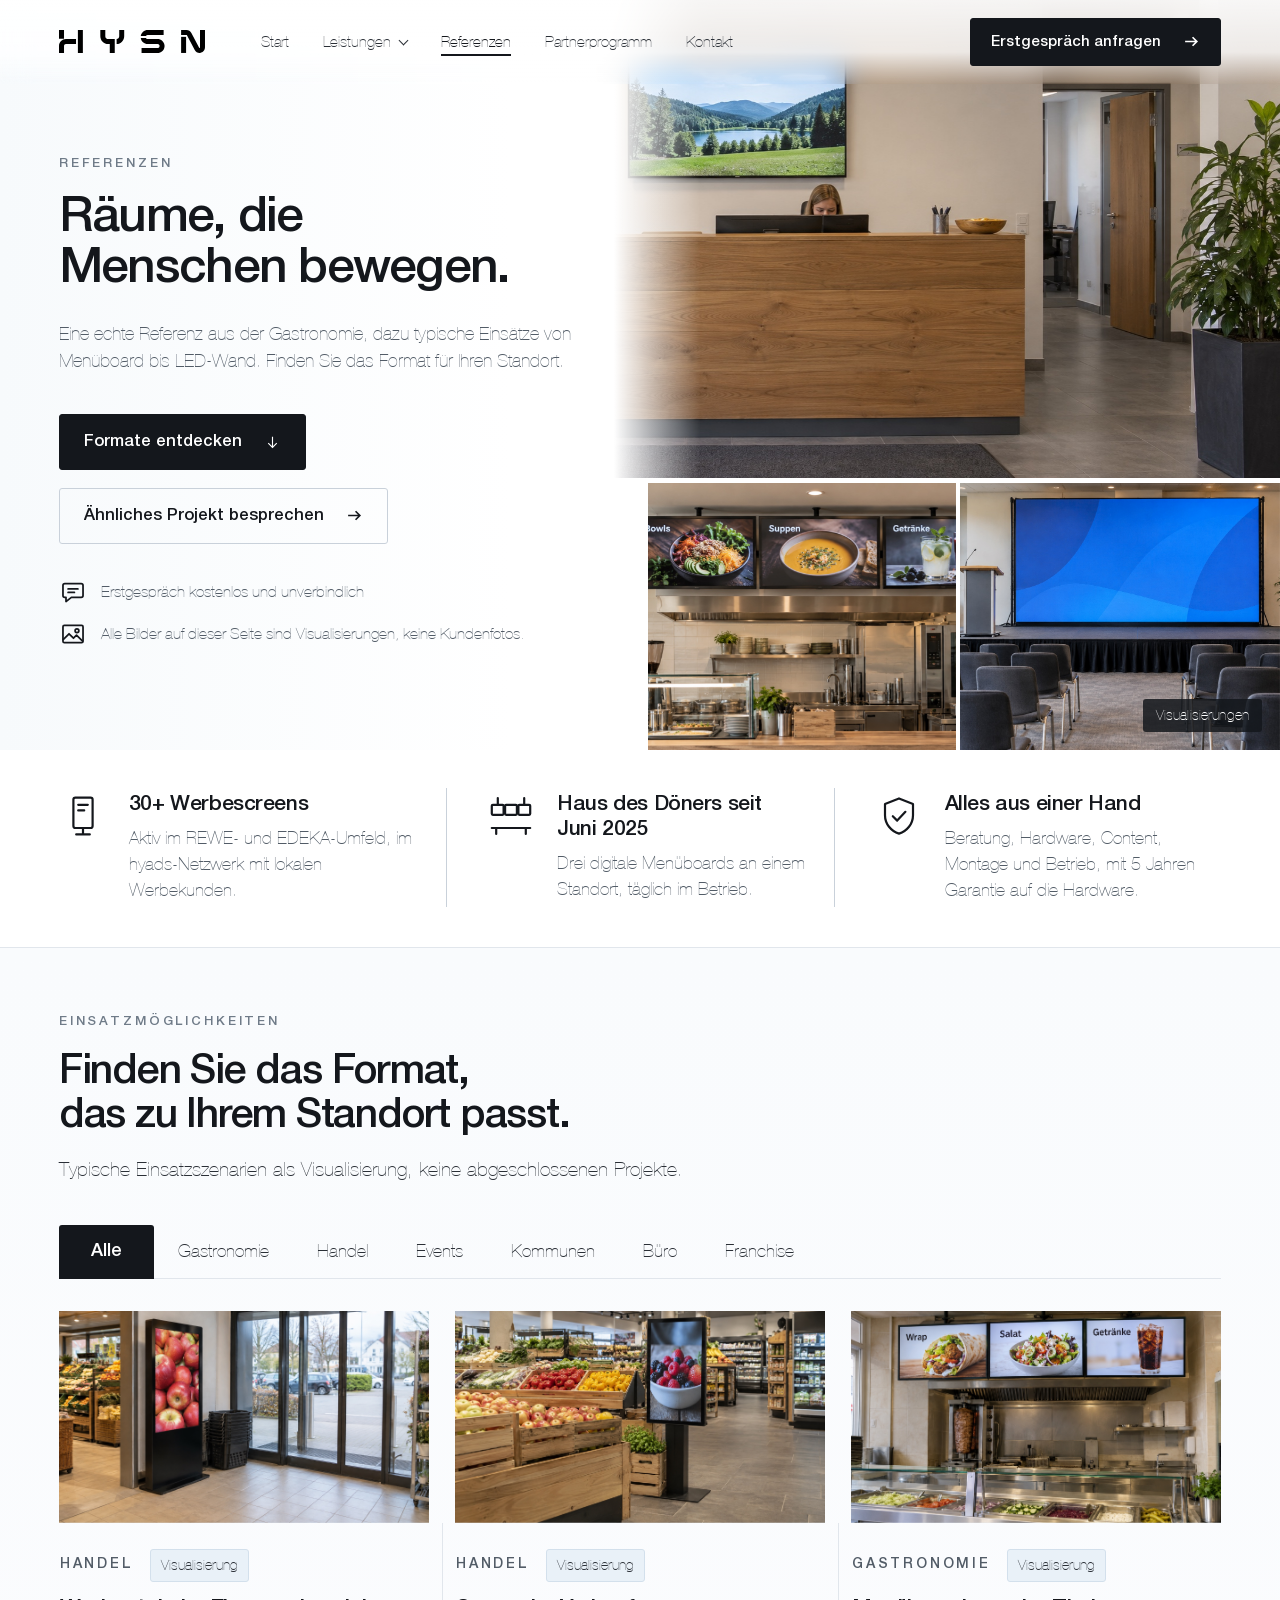
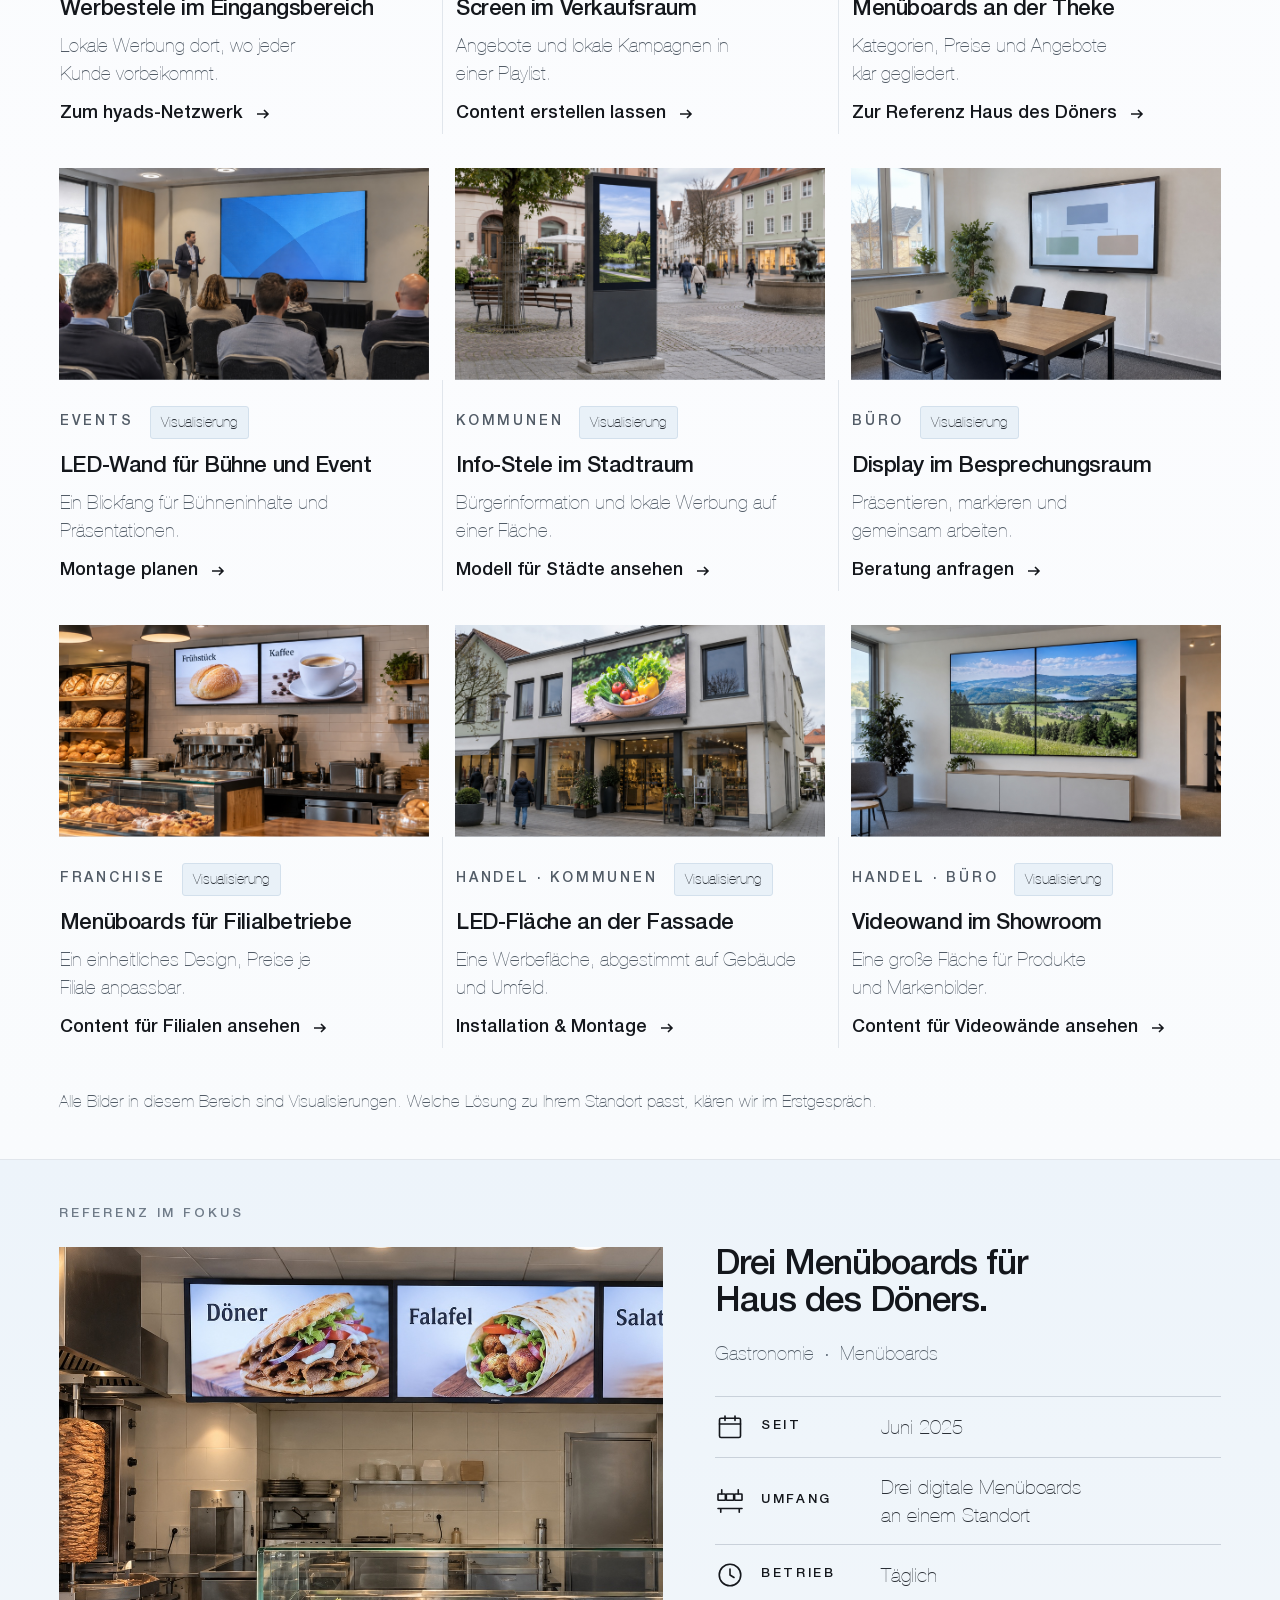
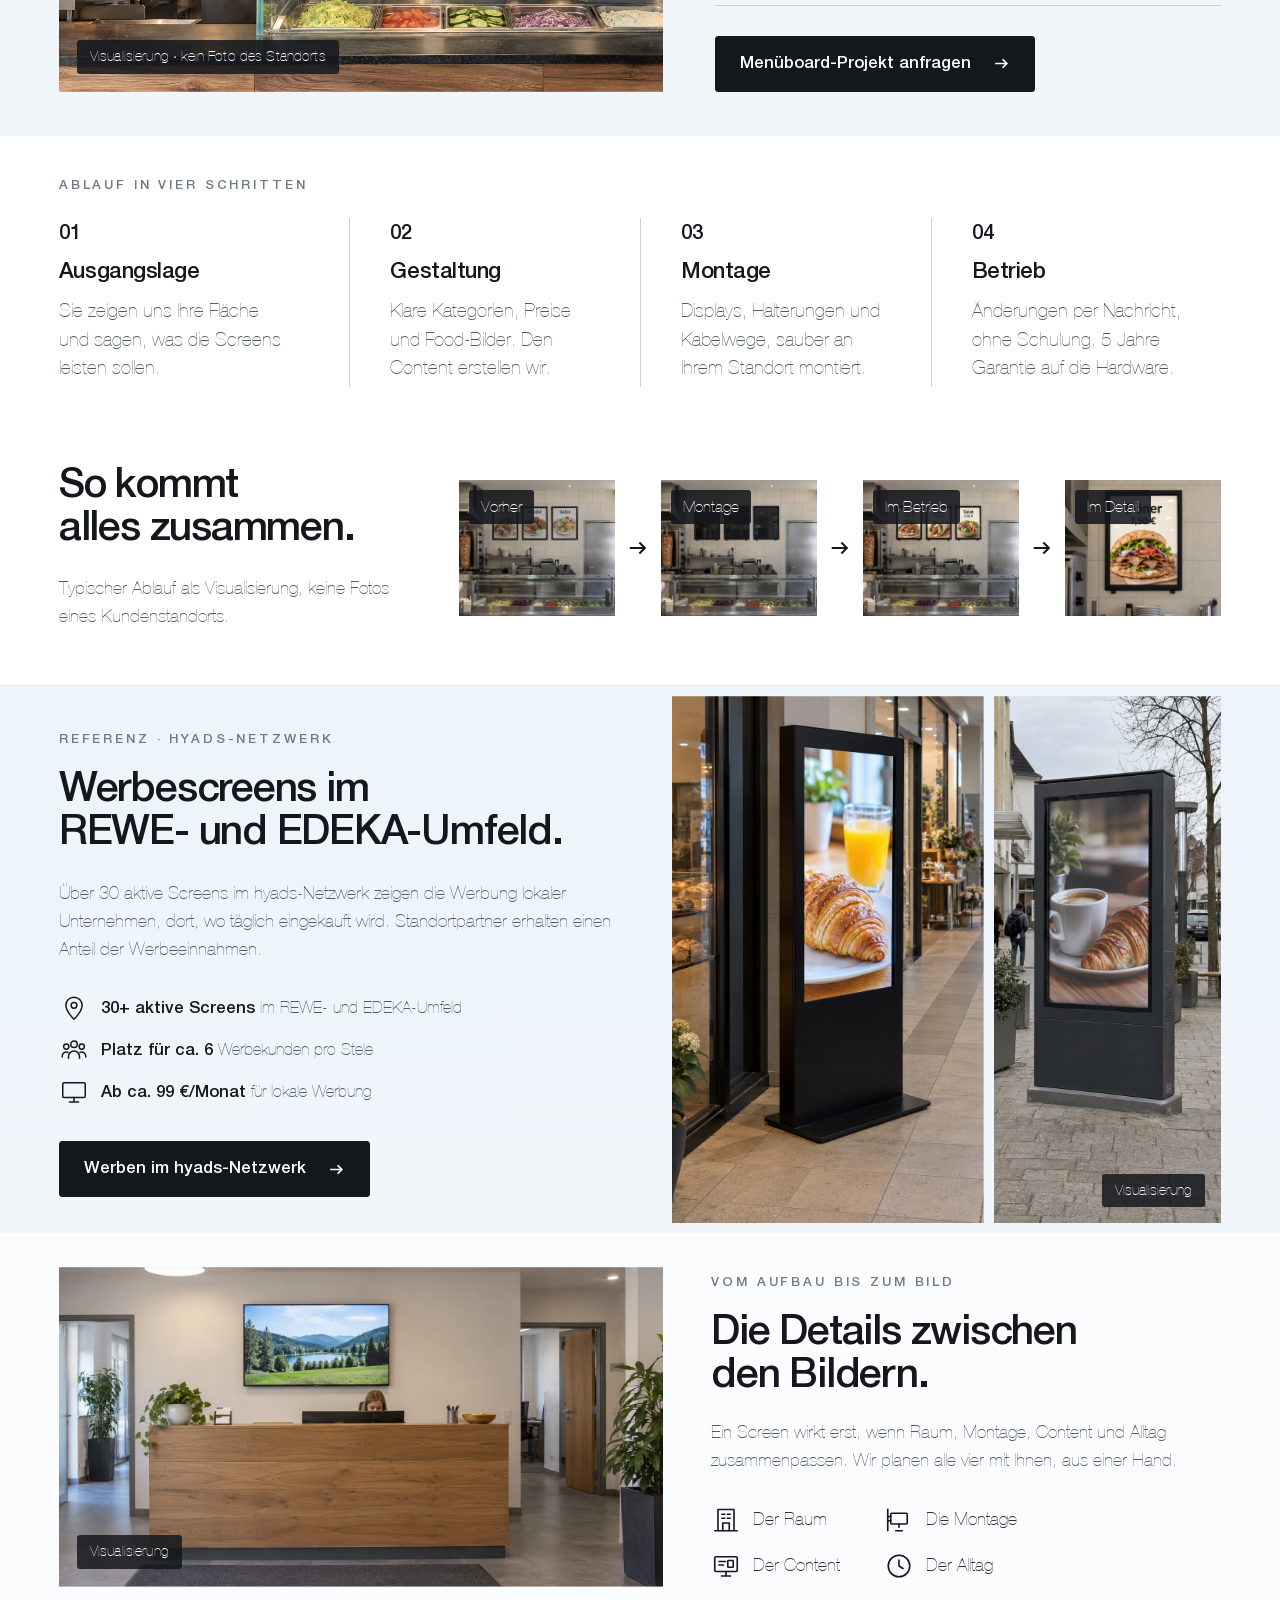
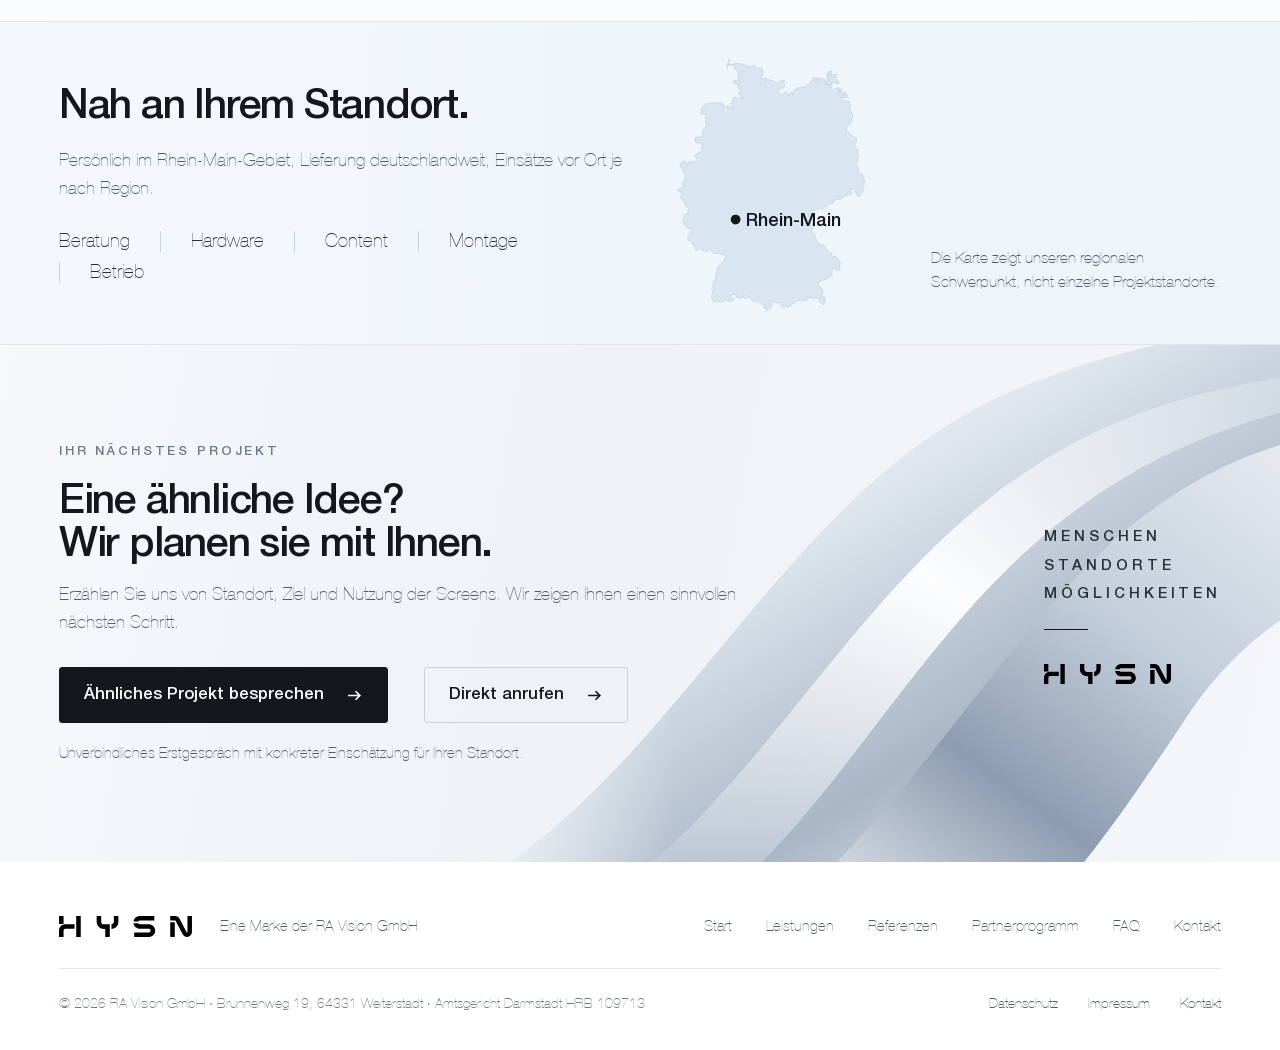
<file: referenzen/index.html>
<!doctype html>
<html lang="de"><head>
<meta charset="utf-8"><meta name="viewport" content="width=device-width, initial-scale=1">
<title>Referenzen | HYSN Digital Signage</title><meta name="description" content="HYSN-Referenzen: drei digitale Menüboards bei Haus des Döners seit Juni 2025, 30+ Werbescreens im REWE- und EDEKA-Umfeld und typische Einsätze.">
<link rel="icon" href="../assets/img/favicon.svg" type="image/svg+xml"><link rel="stylesheet" href="../assets/css/site.css?v=23bb50a17d"><link rel="stylesheet" href="../assets/css/pages/referenzen.css?v=9c8f810f80">
</head><body class="hero-page">
<a class="skip" href="#inhalt">Zum Inhalt springen</a>
<header class="top"><div class="wrap">
  <a class="logo" href="../index.html" aria-label="HYSN Startseite"><img src="../assets/img/logo/hysn-logo.svg" alt="HYSN" width="1485" height="234"></a>
  <nav class="nav" aria-label="Hauptnavigation"><ul><li><a href="../index.html">Start</a></li><li class="has-sub"><a href="../leistungen/content-creation/">Leistungen</a><ul class="sub-menu"><li><a href="../leistungen/content-creation/">Content Creation</a></li><li><a href="../leistungen/installation-montage/">Installation &amp; Montage</a></li><li><a href="../leistungen/wartung-betrieb/">Wartung &amp; Betrieb</a></li><li><a href="../leistungen/dooh-hyads/">DOOH &amp; hyads</a></li></ul></li><li><a href="../referenzen/" aria-current="page">Referenzen</a></li><li><a href="../partnerprogramm/">Partnerprogramm</a></li><li><a href="../kontakt/">Kontakt</a></li></ul><a class="btn" href="../kontakt/#anfrage"><span class="btn-t"><span data-t="Erstgespräch anfragen">Erstgespräch anfragen</span></span><svg class="i-arr" viewBox="0 0 16 16" aria-hidden="true"><path d="M2 8h11M9 4l4 4-4 4"/></svg></a></nav>
  <details class="mnav"><summary aria-label="Menü"><svg class="ico ico-bars" viewBox="0 0 24 24"><path d="M3 7h18M3 12h18M3 17h18"/></svg><svg class="ico ico-x" viewBox="0 0 24 24"><path d="M6 6l12 12M18 6 6 18"/></svg></summary>
    <div class="mpanel" data-lenis-prevent><ul><li><a href="../index.html">Start</a></li><li class="mgroup">Leistungen</li><li class="sub-list"><a href="../leistungen/content-creation/">Content Creation</a></li><li class="sub-list"><a href="../leistungen/installation-montage/">Installation &amp; Montage</a></li><li class="sub-list"><a href="../leistungen/wartung-betrieb/">Wartung &amp; Betrieb</a></li><li class="sub-list"><a href="../leistungen/dooh-hyads/">DOOH &amp; hyads</a></li><li><a href="../referenzen/" aria-current="page">Referenzen</a></li><li><a href="../partnerprogramm/">Partnerprogramm</a></li><li><a href="../kontakt/">Kontakt</a></li></ul><a class="btn" href="../kontakt/#anfrage"><span class="btn-t"><span data-t="Erstgespräch anfragen">Erstgespräch anfragen</span></span><svg class="i-arr" viewBox="0 0 16 16" aria-hidden="true"><path d="M2 8h11M9 4l4 4-4 4"/></svg></a></div></details>
</div></header>
<main id="inhalt">

<section class="chero rf-hero">
  <div class="chero-img rf-hero-img">
    <div class="rf-hero-main"><img src="../assets/img/referenzen/hero-foyer.jpg?v=e238b33073f8" alt="Visualisierung: Foyer mit großem Wanddisplay hinter dem Empfang" width="1931" height="814" fetchpriority="high"></div>
    <div class="rf-hero-row">
      <img src="../assets/img/referenzen/hero-gastronomie.jpg?v=7b0da6866b0e" alt="Visualisierung: Restauranttheke mit drei Menüboards für Bowls, Suppen und Getränke" width="1759" height="894">
      <img src="../assets/img/referenzen/hero-event.jpg?v=04072d539096" alt="Visualisierung: LED-Wand auf einer Eventbühne" width="1793" height="877">
    </div>
    <span class="rf-tag rf-tag--hero">Visualisierungen</span>
  </div>
  <div class="wrap"><div class="chero-text">
    <span class="eyebrow">Referenzen</span>
    <h1><span class="ln">Räume, die</span><br><span class="ln">Menschen bewegen.</span></h1>
    <p class="lead">Eine echte Referenz aus der Gastronomie, dazu typische Einsätze von Menüboard bis LED-Wand. Finden Sie das Format für Ihren Standort.</p>
    <div class="actions"><a class="btn" href="#einsatz"><span class="btn-t"><span data-t="Formate entdecken">Formate entdecken</span></span><svg class="i-down" viewBox="0 0 24 24" aria-hidden="true"><path d="M12 4v15M6 13l6 6 6-6"/></svg></a><a class="btn btn--ghost" href="../kontakt/#anfrage"><span class="btn-t"><span data-t="Ähnliches Projekt besprechen">Ähnliches Projekt besprechen</span></span><svg class="i-arr" viewBox="0 0 16 16" aria-hidden="true"><path d="M2 8h11M9 4l4 4-4 4"/></svg></a></div>
    <p class="note"><svg class="ico" viewBox="0 0 24 24" aria-hidden="true"><path d="M5 4.8h14a1.6 1.6 0 0 1 1.6 1.6v8.6a1.6 1.6 0 0 1-1.6 1.6h-8.4L6 20.2v-3.6H5A1.6 1.6 0 0 1 3.4 15V6.4A1.6 1.6 0 0 1 5 4.8z"/><path d="M7.8 9.4h8.4M7.8 12.4h5.4"/></svg>Erstgespräch kostenlos und unverbindlich</p>
    <p class="note rf-note-vis"><svg class="ico" viewBox="0 0 24 24" aria-hidden="true"><rect x="3.4" y="4.6" width="17.2" height="14.8" rx="1.2"/><path d="m3.8 16.6 4.8-4.8 3.8 3.8 2.6-2.6 5.2 5.2"/><circle cx="15.4" cy="9.2" r="1.6"/></svg>Alle Bilder auf dieser Seite sind Visualisierungen, keine Kundenfotos.</p>
  </div></div>
</section>

<section class="rf-proof" aria-label="Fakten auf einen Blick"><h2 class="vh">Fakten auf einen Blick</h2><div class="wrap"><div class="rf-proof-item"><svg class="ico" viewBox="0 0 24 24" aria-hidden="true"><rect x="7.2" y="2.8" width="9.6" height="15.2" rx="1"/><path d="M12 18v3.2M8.6 21.2h6.8M9.6 6.4h4.8M9.6 9.2h3"/></svg><div><h3>30+ Werbescreens</h3><p>Aktiv im REWE- und EDEKA-Umfeld, im hyads-Netzwerk mit lokalen Werbekunden.</p></div></div><div class="rf-proof-item"><svg class="ico" viewBox="0 0 24 24" aria-hidden="true"><path d="M5.4 3v3.4M18.6 3v3.4"/><rect x="2.4" y="6.4" width="5.9" height="5" rx=".5"/><rect x="9.05" y="6.4" width="5.9" height="5" rx=".5"/><rect x="15.7" y="6.4" width="5.9" height="5" rx=".5"/><path d="M2.4 18h19.2M4.6 18v3M19.4 18v3"/></svg><div><h3>Haus des Döners seit Juni 2025</h3><p>Drei digitale Menüboards an einem Standort, täglich im Betrieb.</p></div></div><div class="rf-proof-item"><svg class="ico" viewBox="0 0 24 24" aria-hidden="true"><path d="M12 3.2 19 6v5.6c0 4.4-3 7.9-7 9.2-4-1.3-7-4.8-7-9.2V6z"/><path d="m8.9 12.1 2.2 2.2 4.1-4.4"/></svg><div><h3>Alles aus einer Hand</h3><p>Beratung, Hardware, Content, Montage und Betrieb, mit 5 Jahren Garantie auf die Hardware.</p></div></div></div></section>

<section class="rf-uses" id="einsatz"><div class="wrap">
  <span class="eyebrow">Einsatzmöglichkeiten</span>
  <h2><span class="ln">Finden Sie das Format,</span><br><span class="ln">das zu Ihrem Standort passt.</span></h2>
  <p class="sub">Typische Einsatzszenarien als Visualisierung, keine abgeschlossenen Projekte.</p>
  <div class="rf-filter" role="group" aria-label="Einsatzmöglichkeiten nach Branche filtern"><button type="button" data-filter="alle" aria-pressed="true">Alle</button><button type="button" data-filter="gastro" aria-pressed="false">Gastronomie</button><button type="button" data-filter="handel" aria-pressed="false">Handel</button><button type="button" data-filter="events" aria-pressed="false">Events</button><button type="button" data-filter="kommunen" aria-pressed="false">Kommunen</button><button type="button" data-filter="buero" aria-pressed="false">Büro</button><button type="button" data-filter="franchise" aria-pressed="false">Franchise</button></div>
  <div class="rf-grid-clip"><div class="rf-grid"><article class="rf-card" data-cat="handel"><div class="rf-card-img"><img src="../assets/img/referenzen/einsatz-eingang.jpg?v=1eacaf6911ba" alt="Visualisierung: Hochformat-Werbestele im gläsernen Eingangsbereich eines Marktes" width="1659" height="948" loading="lazy"></div><div class="rf-card-body"><p class="rf-card-meta"><span>Handel</span><em>Visualisierung</em></p><h3>Werbestele im Eingangsbereich</h3><p>Lokale Werbung dort, wo jeder Kunde vorbeikommt.</p><a class="tlink tlink--plain" href="../leistungen/dooh-hyads/">Zum hyads-Netzwerk<svg class="i-arr" viewBox="0 0 16 16" aria-hidden="true"><path d="M2 8h11M9 4l4 4-4 4"/></svg></a></div></article><article class="rf-card" data-cat="handel"><div class="rf-card-img"><img src="../assets/img/referenzen/einsatz-markt.jpg?v=98b9e5e597bf" alt="Visualisierung: Hochformat-Screen mit Obstmotiv neben der Obst- und Gemüseabteilung" width="1658" height="949" loading="lazy"></div><div class="rf-card-body"><p class="rf-card-meta"><span>Handel</span><em>Visualisierung</em></p><h3>Screen im Verkaufsraum</h3><p>Angebote und lokale Kampagnen in einer Playlist.</p><a class="tlink tlink--plain" href="../leistungen/content-creation/">Content erstellen lassen<svg class="i-arr" viewBox="0 0 16 16" aria-hidden="true"><path d="M2 8h11M9 4l4 4-4 4"/></svg></a></div></article><article class="rf-card" data-cat="gastro"><div class="rf-card-img"><img src="../assets/img/referenzen/einsatz-theke.jpg?v=918936b1b3eb" alt="Visualisierung: Imbisstheke mit drei digitalen Menüboards für Wrap, Salat und Getränke" width="1658" height="949" loading="lazy"></div><div class="rf-card-body"><p class="rf-card-meta"><span>Gastronomie</span><em>Visualisierung</em></p><h3>Menüboards an der Theke</h3><p>Kategorien, Preise und Angebote klar gegliedert.</p><a class="tlink tlink--plain" href="#haus-des-doeners">Zur Referenz Haus des Döners<svg class="i-arr" viewBox="0 0 16 16" aria-hidden="true"><path d="M2 8h11M9 4l4 4-4 4"/></svg></a></div></article><article class="rf-card" data-cat="events"><div class="rf-card-img"><img src="../assets/img/referenzen/einsatz-event.jpg?v=69382264dff0" alt="Visualisierung: Große LED-Wand auf einer Konferenzbühne vor Publikum" width="1658" height="949" loading="lazy"></div><div class="rf-card-body"><p class="rf-card-meta"><span>Events</span><em>Visualisierung</em></p><h3>LED-Wand für Bühne und Event</h3><p>Ein Blickfang für Bühneninhalte und Präsentationen.</p><a class="tlink tlink--plain" href="../leistungen/installation-montage/">Montage planen<svg class="i-arr" viewBox="0 0 16 16" aria-hidden="true"><path d="M2 8h11M9 4l4 4-4 4"/></svg></a></div></article><article class="rf-card" data-cat="kommunen"><div class="rf-card-img"><img src="../assets/img/referenzen/einsatz-stadt.jpg?v=982d94a33e3e" alt="Visualisierung: Digitale Stele mit Stadtparkmotiv auf einem Innenstadtplatz" width="1658" height="949" loading="lazy"></div><div class="rf-card-body"><p class="rf-card-meta"><span>Kommunen</span><em>Visualisierung</em></p><h3>Info-Stele im Stadtraum</h3><p>Bürgerinformation und lokale Werbung auf einer Fläche.</p><a class="tlink tlink--plain" href="../partnerprogramm/">Modell für Städte ansehen<svg class="i-arr" viewBox="0 0 16 16" aria-hidden="true"><path d="M2 8h11M9 4l4 4-4 4"/></svg></a></div></article><article class="rf-card" data-cat="buero"><div class="rf-card-img"><img src="../assets/img/referenzen/einsatz-buero.jpg?v=c33752b7787c" alt="Visualisierung: Besprechungsraum mit interaktivem Wanddisplay und Organigramm" width="1658" height="949" loading="lazy"></div><div class="rf-card-body"><p class="rf-card-meta"><span>Büro</span><em>Visualisierung</em></p><h3>Display im Besprechungsraum</h3><p>Präsentieren, markieren und gemeinsam arbeiten.</p><a class="tlink tlink--plain" href="../kontakt/#anfrage">Beratung anfragen<svg class="i-arr" viewBox="0 0 16 16" aria-hidden="true"><path d="M2 8h11M9 4l4 4-4 4"/></svg></a></div></article><article class="rf-card" data-cat="franchise gastro"><div class="rf-card-img"><img src="../assets/img/referenzen/einsatz-filialen.jpg?v=76d87c831cde" alt="Visualisierung: Bäckerei- und Kaffeetheke mit zwei digitalen Displays für Frühstück und Kaffee" width="1658" height="949" loading="lazy"></div><div class="rf-card-body"><p class="rf-card-meta"><span>Franchise</span><em>Visualisierung</em></p><h3>Menüboards für Filialbetriebe</h3><p>Ein einheitliches Design, Preise je Filiale anpassbar.</p><a class="tlink tlink--plain" href="../leistungen/content-creation/">Content für Filialen ansehen<svg class="i-arr" viewBox="0 0 16 16" aria-hidden="true"><path d="M2 8h11M9 4l4 4-4 4"/></svg></a></div></article><article class="rf-card" data-cat="handel kommunen"><div class="rf-card-img"><img src="../assets/img/referenzen/einsatz-fassade.jpg?v=a5eee16c4d77" alt="Visualisierung: Großer LED-Screen mit Gemüsebild an der Fassade eines Einzelhandelsgeschäfts" width="1658" height="949" loading="lazy"></div><div class="rf-card-body"><p class="rf-card-meta"><span>Handel · Kommunen</span><em>Visualisierung</em></p><h3>LED-Fläche an der Fassade</h3><p>Eine Werbefläche, abgestimmt auf Gebäude und Umfeld.</p><a class="tlink tlink--plain" href="../leistungen/installation-montage/">Installation & Montage<svg class="i-arr" viewBox="0 0 16 16" aria-hidden="true"><path d="M2 8h11M9 4l4 4-4 4"/></svg></a></div></article><article class="rf-card" data-cat="handel buero"><div class="rf-card-img"><img src="../assets/img/referenzen/einsatz-showroom.jpg?v=ed0035337609" alt="Visualisierung: Videowand aus vier Displays in einem hellen Showroom" width="1658" height="949" loading="lazy"></div><div class="rf-card-body"><p class="rf-card-meta"><span>Handel · Büro</span><em>Visualisierung</em></p><h3>Videowand im Showroom</h3><p>Eine große Fläche für Produkte und Markenbilder.</p><a class="tlink tlink--plain" href="../leistungen/content-creation/">Content für Videowände ansehen<svg class="i-arr" viewBox="0 0 16 16" aria-hidden="true"><path d="M2 8h11M9 4l4 4-4 4"/></svg></a></div></article><aside class="rf-more"><div class="rf-more-box"><span class="eyebrow">Ihr Standort</span><h3>Ihr Format ist nicht dabei?</h3><p>Wir planen den passenden Screen für Ihren Standort mit Ihnen, von der Idee bis zur Montage.</p><a class="btn" href="../kontakt/#anfrage"><span class="btn-t"><span data-t="Format besprechen">Format besprechen</span></span><svg class="i-arr" viewBox="0 0 16 16" aria-hidden="true"><path d="M2 8h11M9 4l4 4-4 4"/></svg></a></div></aside></div></div>
  <p class="rf-uses-note">Alle Bilder in diesem Bereich sind Visualisierungen. Welche Lösung zu Ihrem Standort passt, klären wir im Erstgespräch.</p>
</div></section>

<section class="rf-spot" id="haus-des-doeners"><div class="wrap">
  <span class="eyebrow">Referenz im Fokus</span>
  <div class="rf-spot-grid">
    <figure class="rf-spot-img"><img src="../assets/img/referenzen/menueboards-theke.jpg?v=b1af08c18dad" alt="Visualisierung: Imbisstheke mit drei digitalen Menüboards für Döner, Falafel und Salat" width="1821" height="864" loading="lazy">
      <figcaption class="rf-tag">Visualisierung · kein Foto des Standorts</figcaption></figure>
    <div class="rf-spot-text">
      <h2><span class="ln">Drei Menüboards für</span><br><span class="ln">Haus des Döners.</span></h2>
      <p class="rf-meta"><span>Gastronomie</span> <span><i>·</i>Menüboards</span></p>
      <dl class="rf-facts">
        <div><dt><svg class="ico" viewBox="0 0 24 24" aria-hidden="true"><rect x="3.6" y="5" width="16.8" height="15.4" rx="1.2"/><path d="M3.6 9.6h16.8M8 3.2v3.6M16 3.2v3.6"/></svg>Seit</dt><dd>Juni 2025</dd></div>
        <div><dt><svg class="ico" viewBox="0 0 24 24" aria-hidden="true"><path d="M5.4 3v3.4M18.6 3v3.4"/><rect x="2.4" y="6.4" width="5.9" height="5" rx=".5"/><rect x="9.05" y="6.4" width="5.9" height="5" rx=".5"/><rect x="15.7" y="6.4" width="5.9" height="5" rx=".5"/><path d="M2.4 18h19.2M4.6 18v3M19.4 18v3"/></svg>Umfang</dt><dd>Drei digitale Menüboards an einem Standort</dd></div>
        <div><dt><svg class="ico" viewBox="0 0 24 24" aria-hidden="true"><circle cx="12" cy="12" r="8.6"/><path d="M12 7.2V12l3.2 2"/></svg>Betrieb</dt><dd>Täglich</dd></div>
      </dl>
      <a class="btn" href="../kontakt/#anfrage"><span class="btn-t"><span data-t="Menüboard-Projekt anfragen">Menüboard-Projekt anfragen</span></span><svg class="i-arr" viewBox="0 0 16 16" aria-hidden="true"><path d="M2 8h11M9 4l4 4-4 4"/></svg></a>
    </div>
  </div>
</div></section>

<section class="rf-steps"><div class="wrap">
  <span class="eyebrow">Ablauf in vier Schritten</span>
  <ol class="rf-steps-grid"><li><b>01</b><h3>Ausgangslage</h3><p>Sie zeigen uns Ihre Fläche und sagen, was die Screens leisten sollen.</p></li><li><b>02</b><h3>Gestaltung</h3><p>Klare Kategorien, Preise und Food-Bilder. Den Content erstellen wir.</p></li><li><b>03</b><h3>Montage</h3><p>Displays, Halterungen und Kabelwege, sauber an Ihrem Standort montiert.</p></li><li><b>04</b><h3>Betrieb</h3><p>Änderungen per Nachricht, ohne Schulung. 5 Jahre Garantie auf die Hardware.</p></li></ol>
</div></section>

<section class="rf-seq"><div class="wrap">
  <div class="rf-seq-head"><h2><span class="ln">So kommt</span><br><span class="ln">alles zusammen.</span></h2><p class="sub">Typischer Ablauf als Visualisierung, keine Fotos eines Kundenstandorts.</p></div>
  <div class="rf-seq-row"><figure><img src="../assets/img/referenzen/ablauf-vorher.jpg?v=784631b1485f" alt="Visualisierung: Drei gerahmte gedruckte Speisenplakate für Döner, Falafel und Salat über derselben Imbisstheke" width="1346" height="1168" loading="lazy"><figcaption>Vorher</figcaption></figure><svg class="rf-seq-arrow" viewBox="0 0 16 16" aria-hidden="true"><path d="M2 8h11M9 4l4 4-4 4"/></svg><figure><img src="../assets/img/referenzen/ablauf-montage.jpg?v=6f10d5efb623" alt="Visualisierung: Drei montierte, noch ausgeschaltete Hochformat-Displays über derselben Imbisstheke" width="1346" height="1168" loading="lazy"><figcaption>Montage</figcaption></figure><svg class="rf-seq-arrow" viewBox="0 0 16 16" aria-hidden="true"><path d="M2 8h11M9 4l4 4-4 4"/></svg><figure><img src="../assets/img/referenzen/ablauf-fertig.jpg?v=e6a67863907d" alt="Visualisierung: Dieselben drei Hochformat-Displays mit Speisenbildern, Bezeichnungen und Beispielpreisen" width="1347" height="1168" loading="lazy"><figcaption>Im Betrieb</figcaption></figure><svg class="rf-seq-arrow" viewBox="0 0 16 16" aria-hidden="true"><path d="M2 8h11M9 4l4 4-4 4"/></svg><figure><img src="../assets/img/referenzen/ablauf-content.jpg?v=822f84e0390a" alt="Visualisierung: Nahaufnahme eines digitalen Menüboards mit Speisenbild und Beschriftung" width="1346" height="1168" loading="lazy"><figcaption>Im Detail</figcaption></figure></div>
</div></section>

<section class="rf-net" id="hyads"><div class="wrap">
  <div class="rf-net-text">
    <span class="eyebrow">Referenz · hyads-Netzwerk</span>
    <h2><span class="ln">Werbescreens im</span><br><span class="ln">REWE- und EDEKA-Umfeld.</span></h2>
    <p class="sub">Über 30 aktive Screens im hyads-Netzwerk zeigen die Werbung lokaler Unternehmen, dort, wo täglich eingekauft wird. Standortpartner erhalten einen Anteil der Werbeeinnahmen.</p>
    <ul class="rf-net-points">
      <li><svg class="ico" viewBox="0 0 24 24" aria-hidden="true"><path d="M12 21s-6.5-6.1-6.5-11.2a6.5 6.5 0 0 1 13 0C18.5 14.9 12 21 12 21z"/><circle cx="12" cy="9.8" r="2.3"/></svg><span><b>30+ aktive Screens</b> im REWE- und EDEKA-Umfeld</span></li>
      <li><svg class="ico" viewBox="0 0 24 24" aria-hidden="true"><circle cx="12" cy="7.4" r="2.6"/><circle cx="5.8" cy="9.2" r="2.1"/><circle cx="18.2" cy="9.2" r="2.1"/><path d="M7.6 18.6v-1.4a4.4 4.4 0 0 1 8.8 0v1.4M2.6 17.6v-.8a3.2 3.2 0 0 1 4.6-2.9M21.4 17.6v-.8a3.2 3.2 0 0 0-4.6-2.9"/></svg><span><b>Platz für ca. 6</b> Werbekunden pro Stele</span></li>
      <li><svg class="ico" viewBox="0 0 24 24" aria-hidden="true"><rect x="3" y="4.6" width="18" height="11.8" rx="1"/><path d="M12 16.4v3.4M8.4 20h7.2"/></svg><span><b>Ab ca. 99 €/Monat</b> für lokale Werbung</span></li>
    </ul>
    <a class="btn" href="../leistungen/dooh-hyads/"><span class="btn-t"><span data-t="Werben im hyads-Netzwerk">Werben im hyads-Netzwerk</span></span><svg class="i-arr" viewBox="0 0 16 16" aria-hidden="true"><path d="M2 8h11M9 4l4 4-4 4"/></svg></a>
  </div>
  <figure class="rf-net-img">
    <img src="../assets/img/referenzen/hyads-innen.jpg?v=b706b90bc130" alt="Visualisierung: Werbestele mit Croissant- und Orangensaftmotiv in einer Einkaufspassage" width="1193" height="1318" loading="lazy">
    <img src="../assets/img/referenzen/hyads-aussen.jpg?v=107bba31bd14" alt="Visualisierung: Werbestele im Außenbereich" width="1064" height="1478" loading="lazy">
    <figcaption>Visualisierung</figcaption>
  </figure>
</div></section>


<section class="rf-film"><div class="wrap">
  <figure class="rf-film-img"><img src="../assets/img/referenzen/hero-foyer.jpg?v=e238b33073f8" alt="Visualisierung: Foyer mit großem Wanddisplay hinter dem Empfang" width="1931" height="814" loading="lazy">
    <figcaption class="rf-tag">Visualisierung</figcaption></figure>
  <div class="rf-film-text">
    <span class="eyebrow">Vom Aufbau bis zum Bild</span>
    <h2><span class="ln">Die Details zwischen</span><br><span class="ln">den Bildern.</span></h2>
    <p class="sub">Ein Screen wirkt erst, wenn Raum, Montage, Content und Alltag zusammenpassen. Wir planen alle vier mit Ihnen, aus einer Hand.</p>
    <ul class="rf-film-points"><li><svg class="ico" viewBox="0 0 24 24" aria-hidden="true"><path d="M3 20.6h18M5.6 20.6V3.6h12.8v17"/><path d="M9.4 20.6v-6.2h5.2v6.2"/><path d="M8.6 7.4h2.4M13 7.4h2.4M8.6 10.6h2.4M13 10.6h2.4"/></svg><span>Der Raum</span></li><li><svg class="ico" viewBox="0 0 24 24" aria-hidden="true"><rect x="5.4" y="6.6" width="13.2" height="8.6" rx=".8"/><path d="M3 3.4v17.2M3 9.2h2.4M3 12.6h2.4M12 15.2v2.6M9.4 20.6h5.2"/></svg><span>Die Montage</span></li><li><svg class="ico" viewBox="0 0 24 24" aria-hidden="true"><rect x="3" y="4.6" width="18" height="11.8" rx="1"/><path d="M6.4 8.4h5.2M6.4 11.2h3.6"/><rect x="13.4" y="7.6" width="4.4" height="5.4" rx=".5"/><path d="M12 16.4v3.4M8.4 20h7.2"/></svg><span>Der Content</span></li><li><svg class="ico" viewBox="0 0 24 24" aria-hidden="true"><circle cx="12" cy="12" r="8.6"/><path d="M12 7.2V12l3.2 2"/></svg><span>Der Alltag</span></li></ul>
  </div>
</div></section>

<section class="rf-region"><div class="wrap">
  <div class="rf-region-text">
    <h2>Nah an Ihrem Standort.</h2>
    <p class="sub">Persönlich im Rhein-Main-Gebiet, Lieferung deutschlandweit, Einsätze vor Ort je nach Region.</p>
    <ul class="rf-region-row"><li>Beratung</li><li>Hardware</li><li>Content</li><li>Montage</li><li>Betrieb</li></ul>
  </div>
  <svg class="rf-map" viewBox="-10 -10 370 492" role="img" aria-label="Deutschlandkarte mit markierter Region Rhein-Main">
    <path class="land" d="M98.4,3.4L99.8,5.0L96.4,8.0L96.9,11.9L99.3,13.3L113.7,11.0L129.3,14.6L131.5,17.9L136.3,15.5L137.3,18.7L144.0,13.4L143.6,16.1L152.7,20.6L156.9,19.2L159.9,25.7L157.9,23.9L157.2,25.6L159.9,25.8L159.6,33.0L152.6,38.0L166.1,38.6L163.6,47.3L167.2,41.2L170.6,39.9L185.2,47.7L193.7,43.1L201.2,42.6L198.6,44.7L199.9,54.1L187.1,62.7L192.2,68.7L203.1,65.1L206.1,66.9L206.1,70.0L209.0,68.5L213.5,72.0L214.6,67.9L210.6,66.2L214.9,64.6L214.9,67.9L220.0,60.6L216.2,61.7L222.1,56.8L237.4,55.0L238.8,57.0L237.7,55.1L246.9,48.1L253.7,36.9L270.5,39.7L259.9,41.6L261.1,41.7L259.7,43.8L263.8,42.2L264.7,45.3L272.6,39.7L275.4,44.0L275.9,49.1L282.7,51.9L284.9,55.2L283.9,56.4L287.6,55.5L286.3,57.5L289.1,60.6L298.2,55.7L302.3,59.8L300.0,64.2L306.4,70.7L303.0,74.0L307.3,71.5L306.1,66.6L308.3,66.6L308.1,70.0L311.2,69.5L311.4,66.2L309.8,63.8L318.0,70.2L316.7,71.1L317.8,74.1L302.3,74.5L311.1,80.7L320.3,81.7L317.8,83.8L319.9,84.0L321.9,88.9L321.1,93.4L326.6,110.3L323.9,113.8L322.7,122.8L315.0,128.3L314.2,135.6L333.8,151.2L332.3,154.0L333.5,156.1L329.6,162.2L331.2,168.6L336.0,171.5L334.9,178.7L337.6,181.6L336.2,189.4L331.8,196.6L337.5,206.0L336.0,212.5L344.9,217.1L346.2,224.7L348.5,227.4L344.7,246.5L340.0,256.3L336.5,256.4L332.7,254.7L334.2,250.0L330.8,250.6L332.1,246.7L328.6,242.9L324.6,245.5L320.7,242.8L318.9,247.6L324.8,249.5L323.7,252.7L307.9,257.8L304.0,262.9L292.6,263.2L289.4,270.2L286.0,267.4L284.2,271.1L281.3,270.5L279.3,276.0L273.1,275.5L271.0,281.1L265.4,278.5L260.7,282.1L253.6,282.0L247.9,289.4L246.5,295.2L244.8,295.0L241.4,286.6L237.3,290.7L241.6,294.3L241.6,299.3L243.8,302.3L254.8,310.4L251.9,318.6L249.3,320.7L254.0,324.7L256.3,333.4L258.5,334.1L259.1,340.1L263.7,344.9L273.1,347.5L278.7,357.3L287.1,362.9L287.0,367.0L295.7,369.0L303.4,379.5L301.6,382.7L302.4,390.5L299.1,395.0L290.9,390.2L288.3,392.1L287.4,403.3L282.7,407.7L266.9,413.8L262.5,419.0L271.9,434.9L268.5,442.1L273.5,442.7L275.9,447.6L272.4,458.1L264.3,452.3L265.3,449.0L263.7,445.4L257.0,445.2L253.2,448.3L250.6,444.0L243.9,445.4L243.7,441.6L240.7,444.1L242.0,449.9L220.4,450.1L218.3,455.3L212.9,455.2L211.0,457.7L212.4,459.3L209.2,458.9L206.7,462.5L204.8,462.5L205.6,459.9L195.5,462.2L193.6,457.3L191.2,457.3L193.3,455.0L191.9,453.7L187.7,455.0L181.2,451.6L179.8,453.8L174.9,450.9L176.4,460.0L175.0,463.3L165.0,469.8L167.2,462.4L162.2,464.7L162.0,458.6L158.5,456.8L157.5,453.0L153.8,454.2L150.1,450.2L146.8,453.4L122.5,436.6L129.2,445.9L127.0,446.8L120.5,441.1L118.6,442.1L121.1,444.3L116.7,446.7L113.6,441.5L112.2,442.8L113.2,445.2L110.6,444.2L110.7,440.0L104.5,437.1L98.3,445.2L101.0,447.4L106.0,445.4L105.1,450.0L102.7,447.7L100.4,449.6L101.5,451.1L97.4,451.8L90.7,448.4L86.4,452.2L81.0,453.0L76.3,450.3L70.6,453.8L69.2,452.3L70.6,450.4L68.3,451.1L64.6,444.2L68.8,427.6L66.8,423.8L67.1,418.7L73.5,406.2L73.0,402.1L76.9,388.0L86.4,377.9L91.7,367.8L80.7,362.6L69.3,362.7L62.1,355.0L56.4,359.1L49.0,356.7L47.5,359.2L46.6,354.7L42.5,352.6L39.3,353.1L39.1,356.9L35.4,356.1L27.8,340.0L20.9,338.1L21.3,331.6L27.1,322.5L27.5,317.5L19.3,315.9L11.3,302.4L14.7,294.6L14.0,291.8L23.0,286.0L20.4,283.2L21.7,279.2L20.0,276.4L14.1,273.0L18.1,269.0L14.1,268.7L12.0,263.5L6.2,258.3L10.3,255.2L10.7,250.7L8.1,250.0L8.7,247.0L3.9,247.3L2.7,243.4L6.4,243.9L14.0,236.8L13.0,235.6L14.8,234.5L11.0,235.5L10.5,231.3L16.3,224.0L15.9,215.4L11.0,209.7L12.0,206.4L6.2,201.5L7.7,199.9L6.2,196.5L13.9,195.3L11.6,192.7L13.6,191.7L23.3,196.5L22.7,193.5L35.6,192.1L39.1,186.3L33.9,183.6L34.0,181.6L47.9,171.6L46.4,168.3L48.3,163.0L45.5,157.8L43.4,159.8L36.4,158.1L33.4,152.6L36.6,152.1L34.9,150.6L35.6,147.2L47.3,147.8L48.9,135.2L55.2,126.1L53.9,118.5L56.1,114.0L53.1,111.7L54.7,106.2L45.3,104.3L46.6,94.0L50.4,94.1L48.7,91.4L51.3,88.3L57.3,85.0L83.7,83.4L89.6,92.7L88.9,95.2L85.5,95.6L85.8,98.1L92.6,102.1L95.0,98.0L95.0,94.7L91.8,94.8L93.3,89.4L102.6,92.6L104.1,94.5L102.7,95.9L104.6,94.9L101.3,84.3L106.0,73.3L116.4,76.3L124.6,74.2L119.5,72.3L114.0,64.7L120.2,63.2L118.1,58.1L115.5,58.6L113.6,55.6L114.6,50.9L119.0,47.2L115.0,50.2L105.0,47.8L105.9,44.5L109.0,44.6L106.1,42.8L116.8,41.3L121.7,37.6L120.4,34.8L117.2,38.4L113.5,37.8L116.7,30.4L113.8,30.2L114.1,27.2L109.0,22.2L105.4,12.9L98.8,15.2L94.8,13.5L93.6,20.9L94.3,11.4L98.4,3.4ZM307.6,62.2L306.3,62.1L304.4,66.0L304.3,63.1L300.9,64.9L302.5,60.1L300.2,56.5L302.2,55.3L304.7,59.9L307.6,62.2ZM287.2,30.2L285.8,29.1L281.0,32.5L282.6,27.2L277.9,32.5L281.3,26.4L288.1,24.9L286.1,27.9L287.2,30.2ZM288.7,31.4L297.5,32.2L293.4,38.3L300.8,45.5L299.3,49.6L296.3,48.2L298.5,46.4L294.9,47.0L297.7,45.0L293.8,44.8L285.2,49.8L287.7,50.7L286.7,52.7L282.8,50.9L284.5,49.3L277.1,49.1L278.8,47.9L276.2,46.1L276.7,43.7L281.8,43.0L277.5,40.3L282.0,37.2L277.9,35.8L277.3,33.2L283.4,35.2L283.1,32.9L285.8,31.2L284.6,33.1L286.1,32.5L287.5,36.4L291.0,37.1L290.8,33.1L288.7,31.4Z"/><circle class="pulse" cx="109.5" cy="300" r="8"/><circle class="dot" cx="109.5" cy="300" r="9"/><text x="128" y="312">Rhein-Main</text></svg>
  <p class="rf-region-cap">Die Karte zeigt unseren regionalen Schwerpunkt, nicht einzelne Projektstandorte.</p>
</div></section>

<section class="cta rf-cta"><svg class="ribbon" viewBox="0 0 800 400" preserveAspectRatio="xMidYMid slice" aria-hidden="true">
  <defs>
    <linearGradient id="rb1" x1="0" y1="0" x2="1" y2="1">
      <stop offset="0" stop-color="#ffffff"/><stop offset=".35" stop-color="#dfe6ee"/>
      <stop offset=".6" stop-color="#a9b6c6"/><stop offset=".8" stop-color="#e9eef4"/><stop offset="1" stop-color="#ffffff"/>
    </linearGradient>
    <linearGradient id="rb2" x1="1" y1="0" x2="0" y2="1">
      <stop offset="0" stop-color="#f7f9fb"/><stop offset=".45" stop-color="#c3cedb"/>
      <stop offset=".7" stop-color="#8d9cb0"/><stop offset="1" stop-color="#eef2f6"/>
    </linearGradient>
    <linearGradient id="rb3" x1="0" y1="1" x2="1" y2="0">
      <stop offset="0" stop-color="#eef2f6" stop-opacity="0"/><stop offset=".5" stop-color="#ffffff" stop-opacity=".95"/>
      <stop offset="1" stop-color="#dfe6ee" stop-opacity=".2"/>
    </linearGradient>
  </defs>
  <path class="rb-a" d="M60 420 C 220 330, 300 120, 470 40 C 560 0, 640 -10, 700 -20 L 820 -20 L 820 60 C 700 60, 600 110, 540 200 C 470 300, 380 400, 300 440 Z" fill="url(#rb1)"/>
  <path class="rb-b" d="M300 440 C 400 360, 470 230, 560 150 C 640 80, 720 60, 820 60 L 820 180 C 740 170, 670 210, 620 280 C 580 340, 540 400, 500 440 Z" fill="url(#rb2)"/>
  <path class="rb-c" d="M150 440 C 300 340, 360 170, 520 80 C 600 35, 690 20, 820 10 L 820 30 C 700 40, 610 70, 540 120 C 410 210, 350 360, 240 440 Z" fill="url(#rb3)"/>
</svg><div class="wrap">
  <div class="cta-text">
    <span class="eyebrow">Ihr nächstes Projekt</span>
    <h2><span class="ln">Eine ähnliche Idee?</span><br><span class="ln">Wir planen sie mit Ihnen.</span></h2>
    <p class="sub">Erzählen Sie uns von Standort, Ziel und Nutzung der Screens. Wir zeigen Ihnen einen sinnvollen nächsten Schritt.</p>
    <div class="actions"><a class="btn" href="../kontakt/#anfrage"><span class="btn-t"><span data-t="Ähnliches Projekt besprechen">Ähnliches Projekt besprechen</span></span><svg class="i-arr" viewBox="0 0 16 16" aria-hidden="true"><path d="M2 8h11M9 4l4 4-4 4"/></svg></a><a class="btn btn--ghost" href="tel:+4961508079811"><span class="btn-t"><span data-t="Direkt anrufen">Direkt anrufen</span></span><svg class="i-arr" viewBox="0 0 16 16" aria-hidden="true"><path d="M2 8h11M9 4l4 4-4 4"/></svg></a></div>
    <p class="small">Unverbindliches Erstgespräch mit konkreter Einschätzung für Ihren Standort.</p>
  </div>
  <div class="cta-brand"><span>Menschen</span><span>Standorte</span><span>Möglichkeiten</span><i></i><img src="../assets/img/logo/hysn-logo.svg" alt="HYSN" width="1485" height="234"></div>
</div></section>
<script src="../assets/js/pages/referenzen.js?v=dc80f07eea" defer></script>
</main>
<footer class="foot"><div class="wrap">
  <div class="foot-row">
    <div class="foot-brand"><a href="../index.html" aria-label="HYSN Startseite"><img src="../assets/img/logo/hysn-logo.svg" alt="HYSN" width="1485" height="234"></a><span>Eine Marke der RA Vision GmbH.</span></div>
    <nav aria-label="Footer"><ul><li><a href="../index.html">Start</a></li><li><a href="../leistungen/content-creation/">Leistungen</a></li><li><a href="../referenzen/">Referenzen</a></li><li><a href="../partnerprogramm/">Partnerprogramm</a></li><li><a href="../faq/">FAQ</a></li><li><a href="../kontakt/">Kontakt</a></li></ul></nav>
  </div>
  <div class="foot-legal"><span>© 2026 RA Vision GmbH · Brunnenweg 19, 64331 Weiterstadt · Amtsgericht Darmstadt HRB 109713</span>
    <ul><li><a href="../datenschutz/">Datenschutz</a></li><li><a href="../impressum/">Impressum</a></li><li><a href="../kontakt/">Kontakt</a></li></ul></div>
</div></footer>
<script src="../assets/js/vendor/lenis.js?v=35b2548763" defer></script>
<script src="../assets/js/site.js?v=674188e4a6" defer></script>
</body></html>
</file>
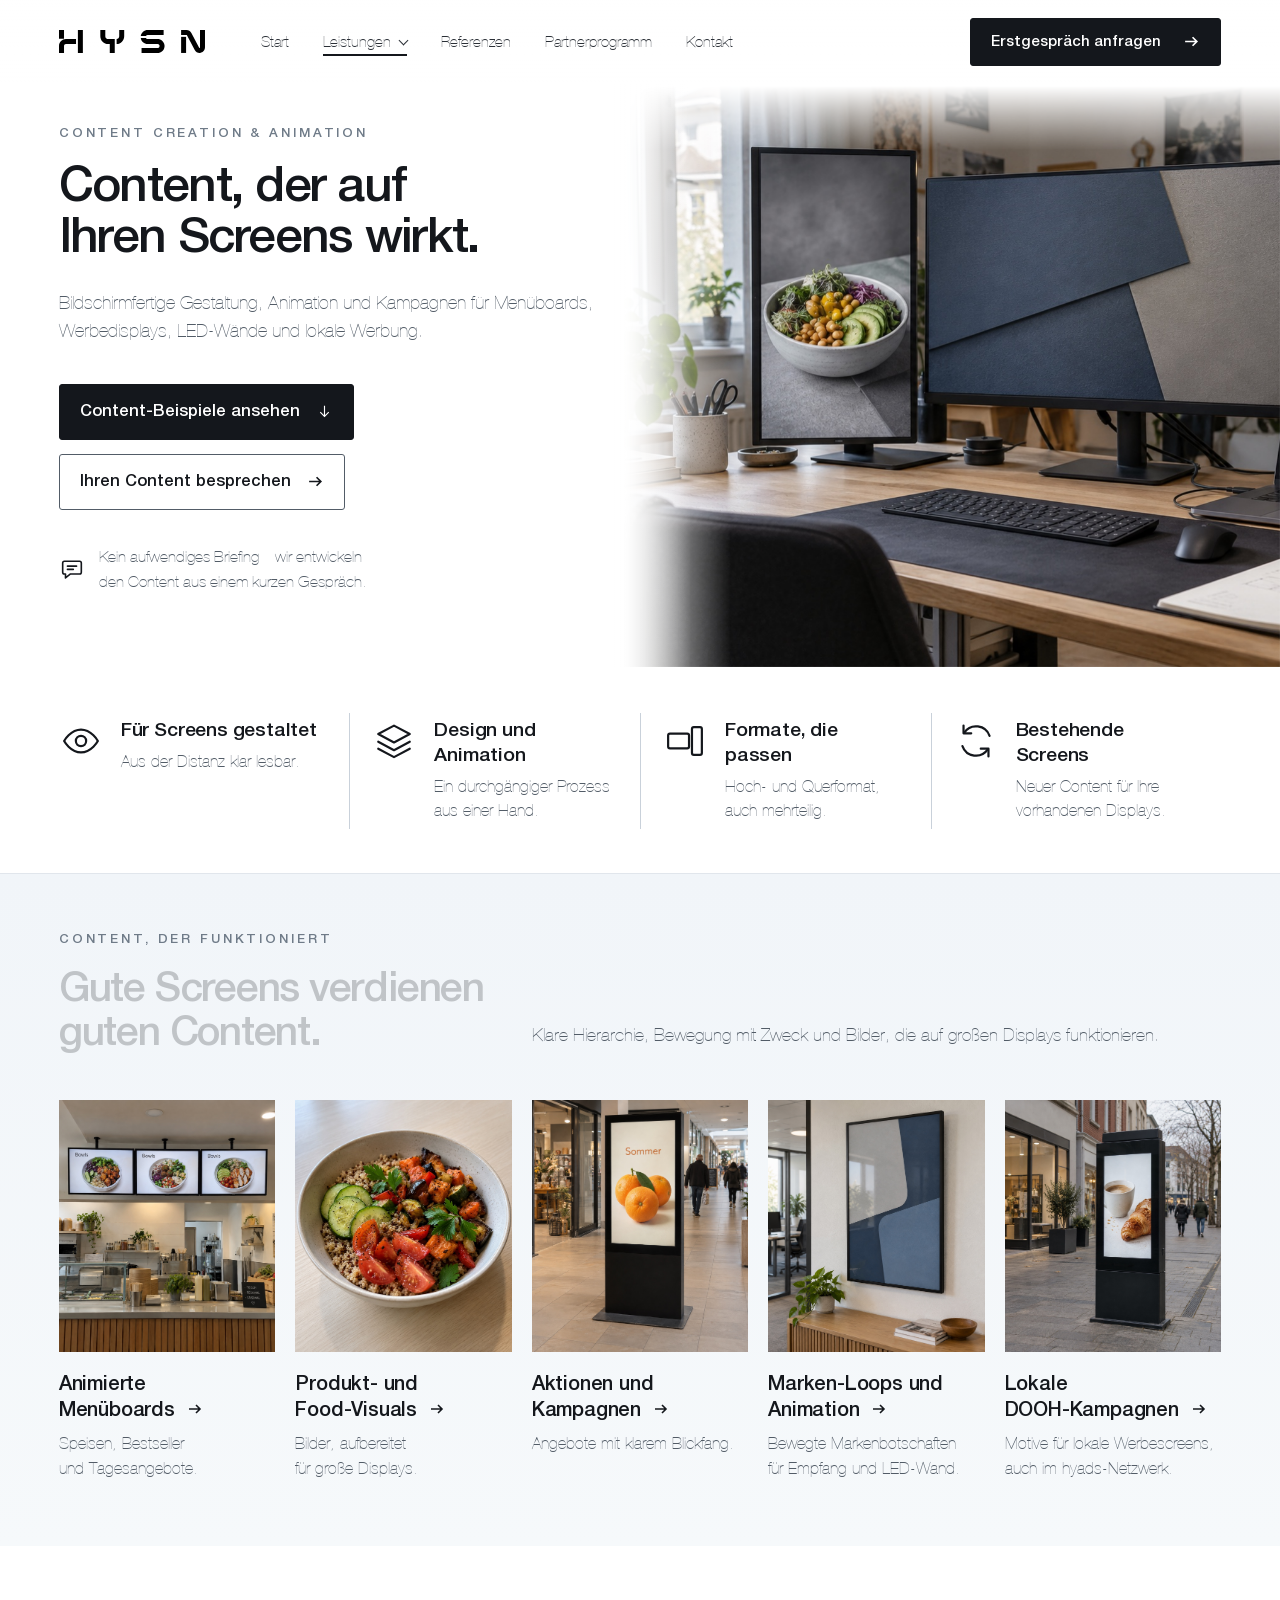
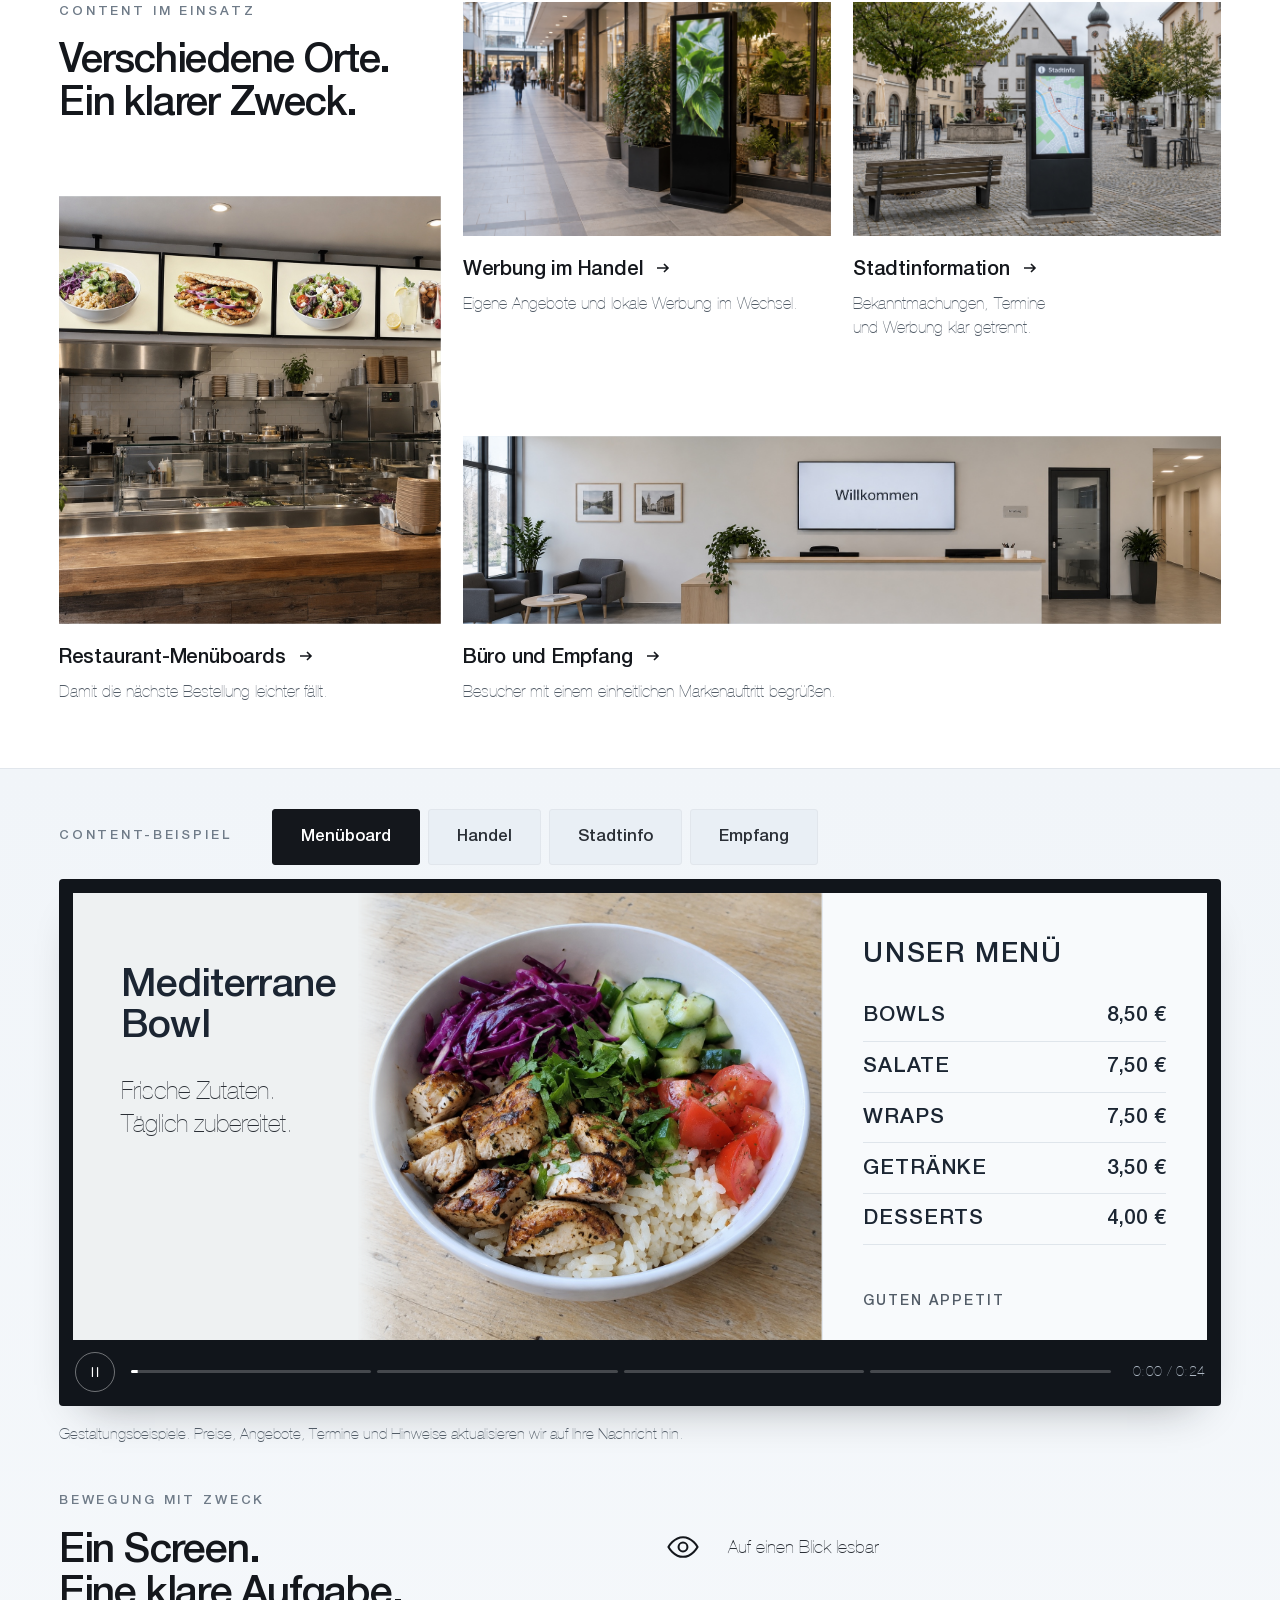
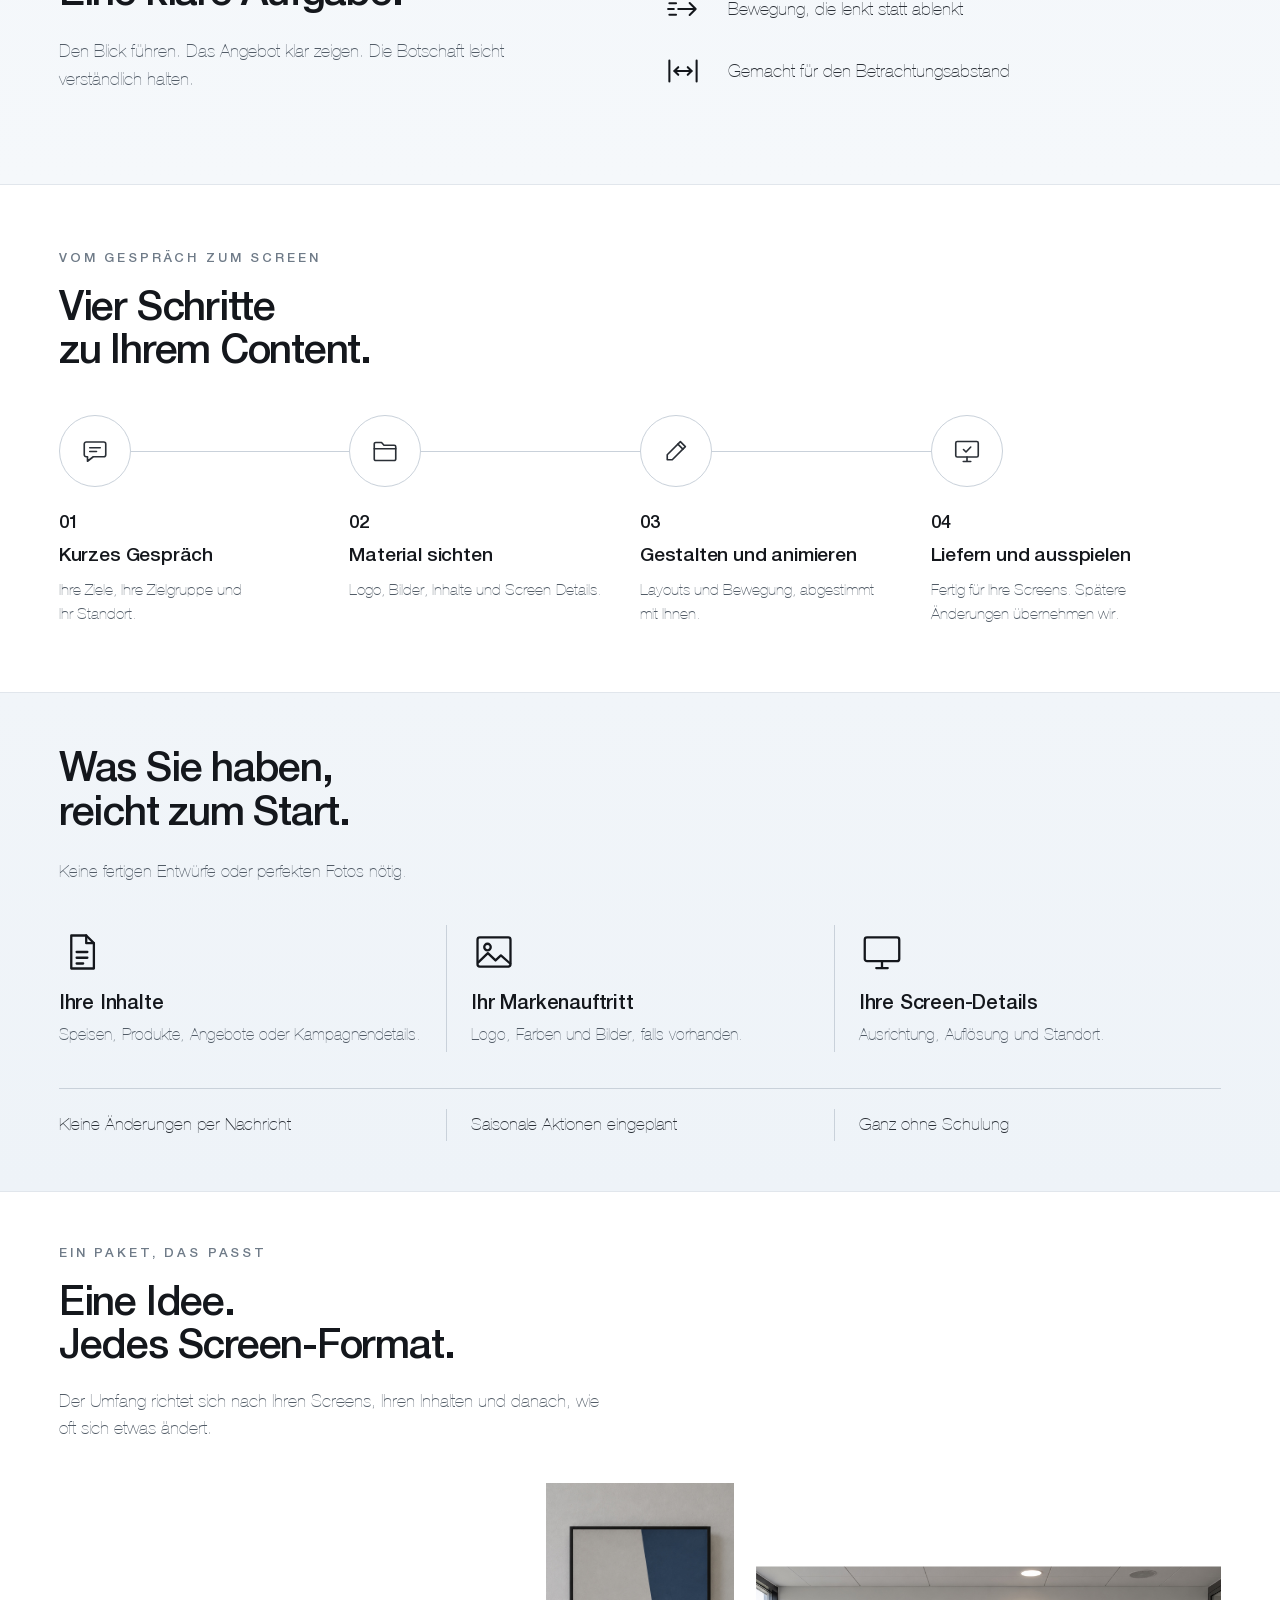
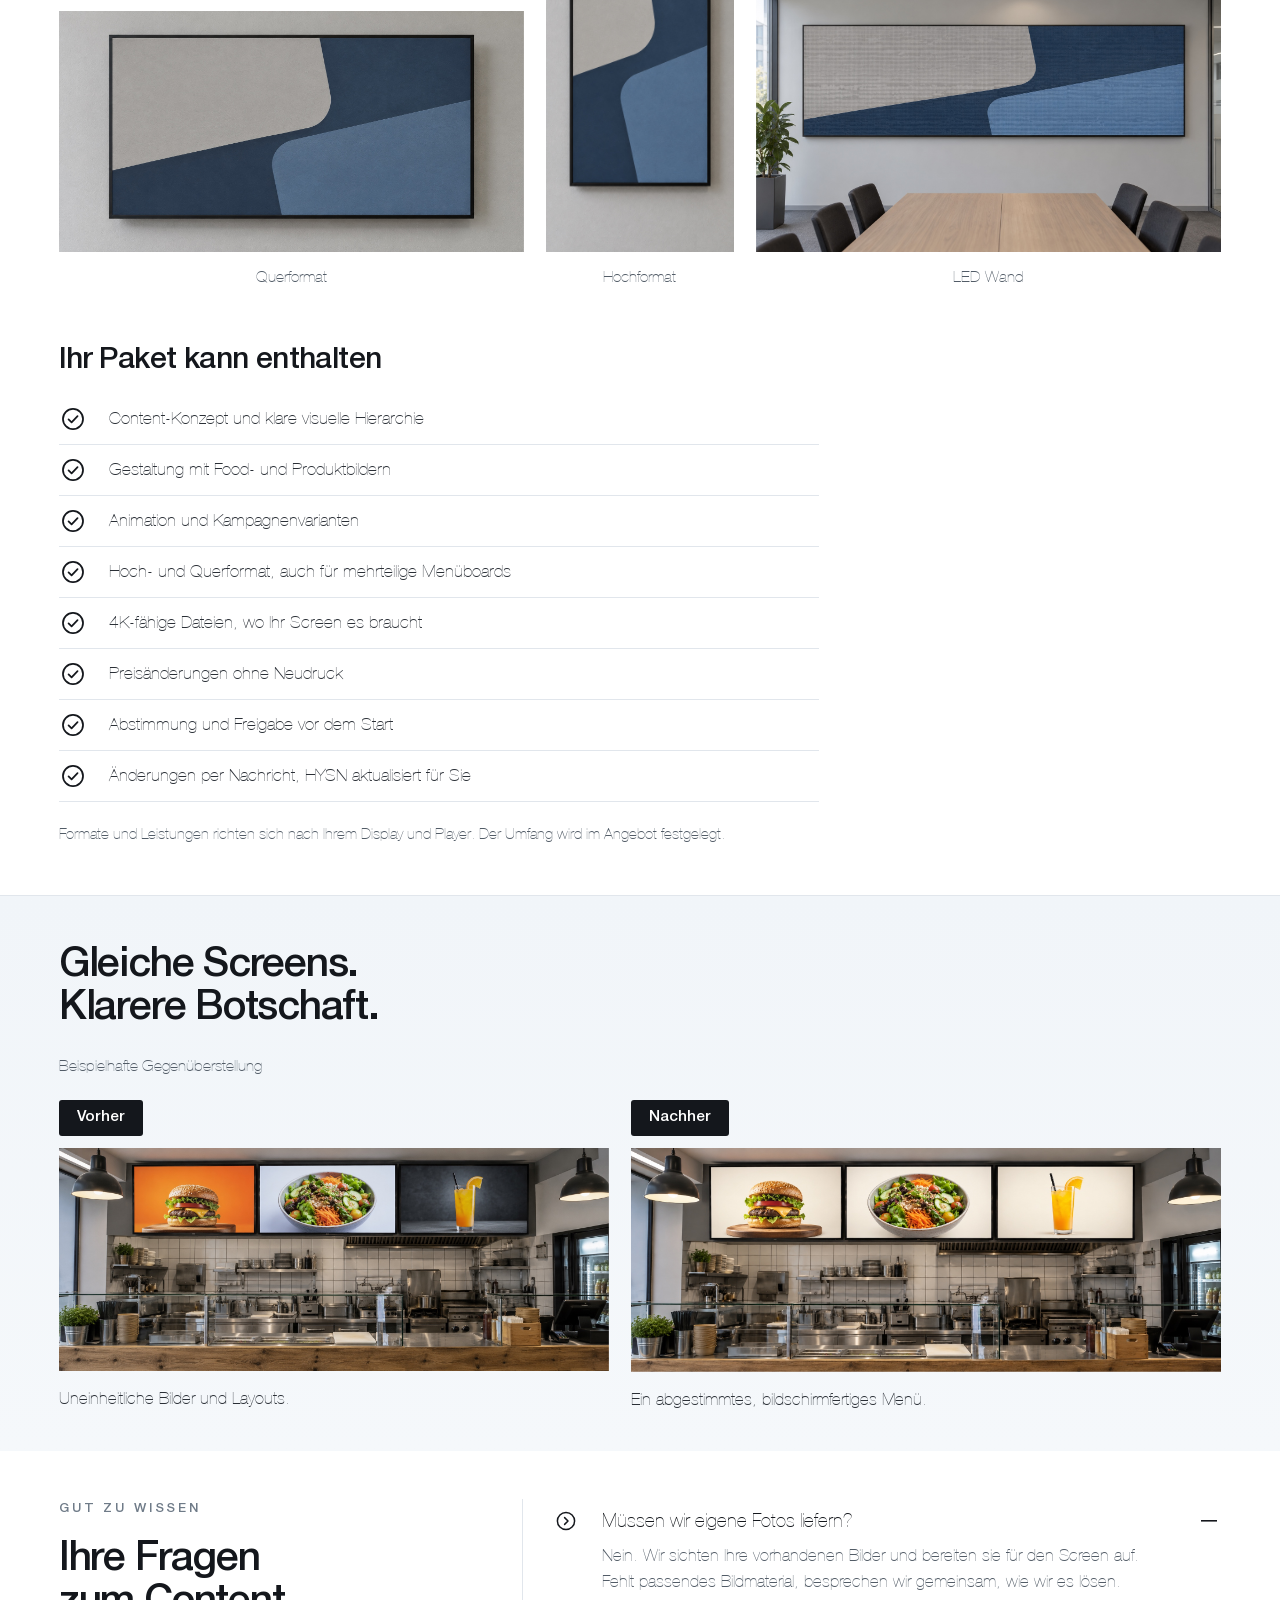
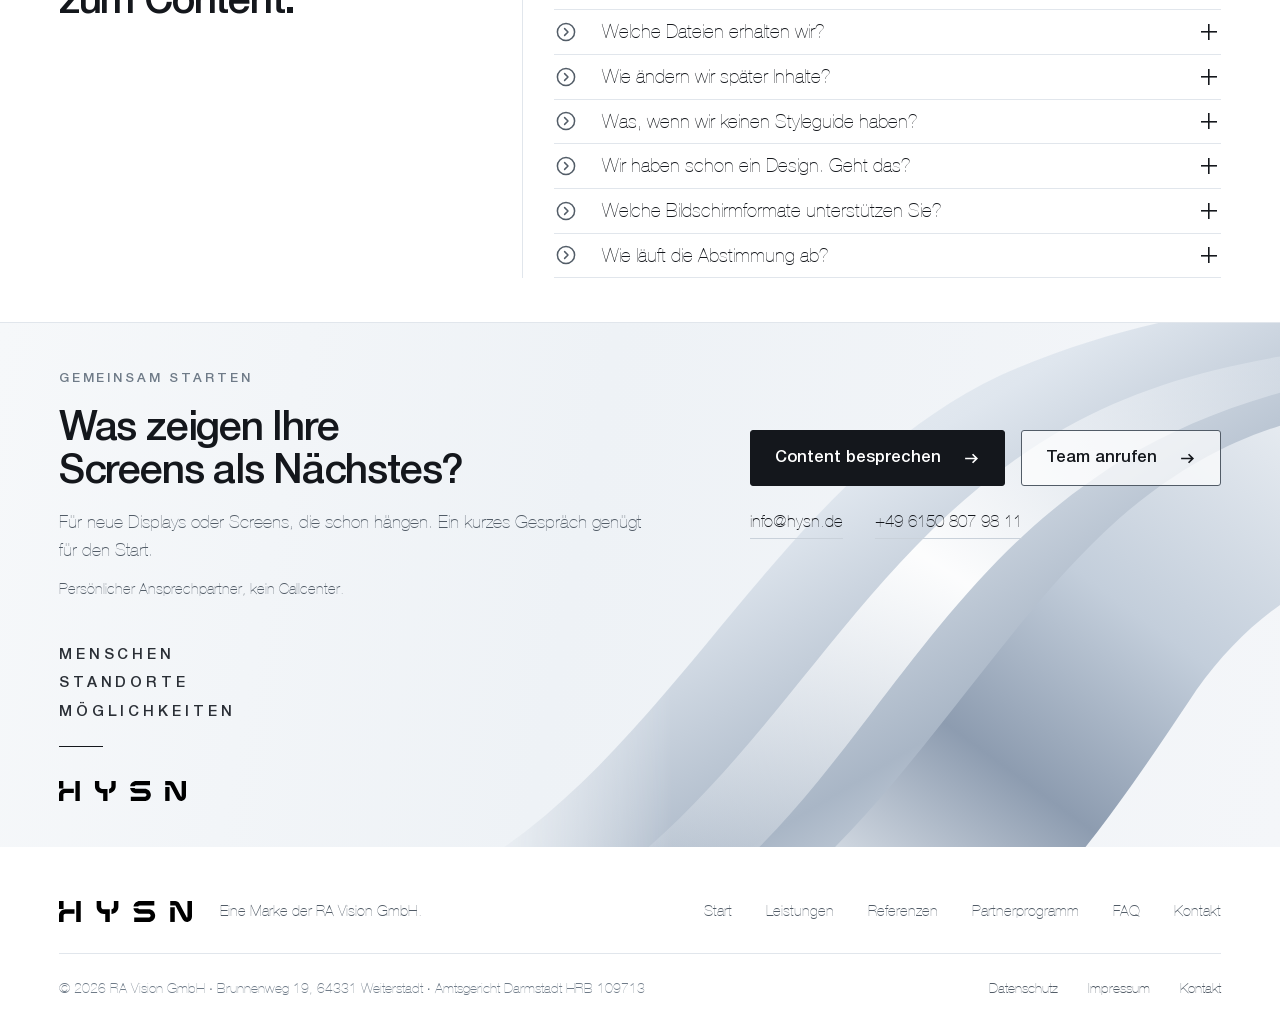
<file: leistungen/content-creation/index.html>
<!doctype html>
<html lang="de"><head>
<meta charset="utf-8"><meta name="viewport" content="width=device-width, initial-scale=1">
<title>Content Creation &amp; Animation | HYSN Digital Signage</title><meta name="description" content="Menüboards, Aktionen und Kampagnen bildschirmfertig gestaltet und animiert, im Hoch- und Querformat. Spätere Änderungen übernimmt HYSN für Sie.">
<link rel="icon" href="../../assets/img/favicon.svg" type="image/svg+xml"><link rel="stylesheet" href="../../assets/css/site.css?v=23bb50a17d"><link rel="stylesheet" href="../../assets/css/pages/content_creation.css?v=476820be6f">
</head><body class="hero-page">
<a class="skip" href="#inhalt">Zum Inhalt springen</a>
<header class="top"><div class="wrap">
  <a class="logo" href="../../index.html" aria-label="HYSN Startseite"><img src="../../assets/img/logo/hysn-logo.svg" alt="HYSN" width="1485" height="234"></a>
  <nav class="nav" aria-label="Hauptnavigation"><ul><li><a href="../../index.html">Start</a></li><li class="has-sub"><a href="../../leistungen/content-creation/" class="is-cur">Leistungen</a><ul class="sub-menu"><li><a href="../../leistungen/content-creation/" aria-current="page">Content Creation</a></li><li><a href="../../leistungen/installation-montage/">Installation &amp; Montage</a></li><li><a href="../../leistungen/wartung-betrieb/">Wartung &amp; Betrieb</a></li><li><a href="../../leistungen/dooh-hyads/">DOOH &amp; hyads</a></li></ul></li><li><a href="../../referenzen/">Referenzen</a></li><li><a href="../../partnerprogramm/">Partnerprogramm</a></li><li><a href="../../kontakt/">Kontakt</a></li></ul><a class="btn" href="../../kontakt/#anfrage"><span class="btn-t"><span data-t="Erstgespräch anfragen">Erstgespräch anfragen</span></span><svg class="i-arr" viewBox="0 0 16 16" aria-hidden="true"><path d="M2 8h11M9 4l4 4-4 4"/></svg></a></nav>
  <details class="mnav"><summary aria-label="Menü"><svg class="ico ico-bars" viewBox="0 0 24 24"><path d="M3 7h18M3 12h18M3 17h18"/></svg><svg class="ico ico-x" viewBox="0 0 24 24"><path d="M6 6l12 12M18 6 6 18"/></svg></summary>
    <div class="mpanel" data-lenis-prevent><ul><li><a href="../../index.html">Start</a></li><li class="mgroup">Leistungen</li><li class="sub-list"><a href="../../leistungen/content-creation/" aria-current="page">Content Creation</a></li><li class="sub-list"><a href="../../leistungen/installation-montage/">Installation &amp; Montage</a></li><li class="sub-list"><a href="../../leistungen/wartung-betrieb/">Wartung &amp; Betrieb</a></li><li class="sub-list"><a href="../../leistungen/dooh-hyads/">DOOH &amp; hyads</a></li><li><a href="../../referenzen/">Referenzen</a></li><li><a href="../../partnerprogramm/">Partnerprogramm</a></li><li><a href="../../kontakt/">Kontakt</a></li></ul><a class="btn" href="../../kontakt/#anfrage"><span class="btn-t"><span data-t="Erstgespräch anfragen">Erstgespräch anfragen</span></span><svg class="i-arr" viewBox="0 0 16 16" aria-hidden="true"><path d="M2 8h11M9 4l4 4-4 4"/></svg></a></div></details>
</div></header>
<main id="inhalt">

<section class="chero cc-hero"><div class="chero-img"><img src="../../assets/img/content_creation/cc-hero.jpg?v=b90a8f274d50" alt="Hochformat-Display mit Food-Motiv, großes Querformat-Display mit Markenmotiv und ein Laptop mit Schnittprogramm" width="1706" height="922" fetchpriority="high"></div>
  <div class="wrap"><div class="chero-text">
    <span class="eyebrow">Content Creation &amp; Animation</span>
    <h1><span class="ln">Content, der auf</span><br><span class="ln">Ihren Screens wirkt.</span></h1>
    <p class="lead">Bildschirmfertige Gestaltung, Animation und Kampagnen für Menüboards, Werbedisplays, LED-Wände und lokale Werbung.</p>
    <div class="actions"><a class="btn" href="#beispiele"><span class="btn-t"><span data-t="Content-Beispiele ansehen">Content-Beispiele ansehen</span></span><svg class="i-down" viewBox="0 0 24 24" aria-hidden="true"><path d="M12 4v15M6 13l6 6 6-6"/></svg></a><a class="btn btn--ghost" href="../../kontakt/#anfrage"><span class="btn-t"><span data-t="Ihren Content besprechen">Ihren Content besprechen</span></span><svg class="i-arr" viewBox="0 0 16 16" aria-hidden="true"><path d="M2 8h11M9 4l4 4-4 4"/></svg></a></div>
    <p class="note"><svg class="ico" viewBox="0 0 24 24" aria-hidden="true"><path d="M5 4.8h14a1.6 1.6 0 0 1 1.6 1.6v8.6a1.6 1.6 0 0 1-1.6 1.6h-8.4L6 20.2v-3.6H5A1.6 1.6 0 0 1 3.4 15V6.4A1.6 1.6 0 0 1 5 4.8z"/><path d="M7.8 9.4h8.4M7.8 12.4h5.4"/></svg><span>Kein aufwendiges Briefing – wir entwickeln den Content aus einem kurzen Gespräch.</span></p>
  </div></div>
</section>

<section class="cc-benefits"><h2 class="vh">Ihre Vorteile</h2><div class="wrap"><ul class="cc-ben"><li><svg class="ico" viewBox="0 0 24 24" aria-hidden="true"><path d="M2.8 12s3.4-6.2 9.2-6.2 9.2 6.2 9.2 6.2-3.4 6.2-9.2 6.2S2.8 12 2.8 12z"/><circle cx="12" cy="12" r="2.8"/></svg><div><h3>Für Screens gestaltet</h3><p>Aus der Distanz klar lesbar.</p></div></li><li><svg class="ico" viewBox="0 0 24 24" aria-hidden="true"><path d="m12 3.6 8.6 4.6-8.6 4.6-8.6-4.6z"/><path d="m3.4 12.4 8.6 4.6 8.6-4.6"/><path d="m3.4 16.2 8.6 4.6 8.6-4.6"/></svg><div><h3>Design und Animation</h3><p>Ein durchgängiger Prozess aus einer Hand.</p></div></li><li><svg class="ico" viewBox="0 0 24 24" aria-hidden="true"><rect x="2.8" y="8" width="11.4" height="8" rx="1"/><rect x="15.8" y="4.4" width="5.4" height="15.2" rx="1"/></svg><div><h3>Formate, die passen</h3><p>Hoch- und Querformat, auch mehrteilig.</p></div></li><li><svg class="ico" viewBox="0 0 24 24" aria-hidden="true"><path d="M19.4 9.2A7.8 7.8 0 0 0 5.6 7.4"/><path d="M4.6 14.8a7.8 7.8 0 0 0 13.8 1.8"/><path d="M5.2 3.6v4.2h4.2"/><path d="M18.8 20.4v-4.2h-4.2"/></svg><div><h3>Bestehende Screens</h3><p>Neuer Content für Ihre vorhandenen Displays.</p></div></li></ul></div></section>

<section class="cc-services"><div class="wrap">
  <div class="cc-head"><div><span class="eyebrow">Content, der funktioniert</span><h2><span class="ln">Gute Screens verdienen</span><br><span class="ln">guten Content.</span></h2></div>
    <p class="sub">Klare Hierarchie, Bewegung mit Zweck und Bilder, die auf großen Displays funktionieren.</p></div>
  <div class="cc-cards"><a class="cc-card" href="#einsatz"><span class="cc-card-img"><img src="../../assets/img/content_creation/cc-menueboards.jpg?v=78143371929a" alt="Mehrteiliges Menüboard mit Bowls über einer Restaurant-Theke" width="1161" height="1355" loading="lazy"></span><h3>Animierte <span class="nw">Menüboards<svg class="i-arr" viewBox="0 0 16 16" aria-hidden="true"><path d="M2 8h11M9 4l4 4-4 4"/></svg></span></h3><p>Speisen, Bestseller und Tagesangebote.</p></a><a class="cc-card" href="#beispiele" data-cc-tab="1"><span class="cc-card-img"><img src="../../assets/img/content_creation/cc-food-visuals.jpg?v=168ed15fc91e" alt="Nahaufnahme einer Bowl mit Gemüse und frischen Kräutern" width="1161" height="1354" loading="lazy"></span><h3>Produkt- und <span class="nw">Food-Visuals<svg class="i-arr" viewBox="0 0 16 16" aria-hidden="true"><path d="M2 8h11M9 4l4 4-4 4"/></svg></span></h3><p>Bilder, aufbereitet für große Displays.</p></a><a class="cc-card" href="#beispiele" data-cc-tab="2"><span class="cc-card-img"><img src="../../assets/img/content_creation/cc-aktionen.jpg?v=66bd6e535a2f" alt="Werbestele mit Sommer-Aktion und Orangen in einem Einkaufszentrum" width="1161" height="1354" loading="lazy"></span><h3>Aktionen und <span class="nw">Kampagnen<svg class="i-arr" viewBox="0 0 16 16" aria-hidden="true"><path d="M2 8h11M9 4l4 4-4 4"/></svg></span></h3><p>Angebote mit klarem Blickfang.</p></a><a class="cc-card" href="#formate"><span class="cc-card-img"><img src="../../assets/img/content_creation/cc-markenloops.jpg?v=02e2c8fb5785" alt="Hochformat-Display mit blau-grauem abstraktem Motiv an einer Bürowand" width="1161" height="1354" loading="lazy"></span><h3>Marken-Loops und <span class="nw">Animation<svg class="i-arr" viewBox="0 0 16 16" aria-hidden="true"><path d="M2 8h11M9 4l4 4-4 4"/></svg></span></h3><p>Bewegte Markenbotschaften für Empfang und LED-Wand.</p></a><a class="cc-card" href="../../leistungen/dooh-hyads/"><span class="cc-card-img"><img src="../../assets/img/content_creation/cc-dooh.jpg?v=b23c470f9a03" alt="Digitale Außenstele mit Café-Kampagne in einer Fußgängerzone" width="1161" height="1354" loading="lazy"></span><h3>Lokale <span class="nw">DOOH-Kampagnen<svg class="i-arr" viewBox="0 0 16 16" aria-hidden="true"><path d="M2 8h11M9 4l4 4-4 4"/></svg></span></h3><p>Motive für lokale Werbescreens, auch im hyads-Netzwerk.</p></a></div>
</div></section>

<section class="cc-context" id="einsatz"><div class="wrap cc-ctx">
  <div class="cc-ctx-head"><span class="eyebrow">Content im Einsatz</span><h2><span class="ln">Verschiedene Orte.</span><br><span class="ln">Ein klarer Zweck.</span></h2><p class="cc-note">Beispielhafte Content-Konzepte</p></div>
  <figure class="cc-fig cc-fig--tall"><div class="cc-fig-img"><img src="../../assets/img/content_creation/cc-restaurant.jpg?v=fb55131710e0" alt="Restaurant-Theke mit vier abgestimmten Menüboards" width="1308" height="1202" loading="lazy"></div><figcaption><a href="../../referenzen/"><span class="nw">Restaurant-Menüboards<svg class="i-arr" viewBox="0 0 16 16" aria-hidden="true"><path d="M2 8h11M9 4l4 4-4 4"/></svg></span></a><span>Damit die nächste Bestellung leichter fällt.</span></figcaption></figure>
  <figure class="cc-fig cc-fig--a"><div class="cc-fig-img"><img src="../../assets/img/content_creation/cc-handel.jpg?v=826dbab400fb" alt="Werbestele mit Pflanzenmotiv in einer Ladenpassage" width="1569" height="1003" loading="lazy"></div><figcaption><a href="../../leistungen/dooh-hyads/">Werbung im <span class="nw">Handel<svg class="i-arr" viewBox="0 0 16 16" aria-hidden="true"><path d="M2 8h11M9 4l4 4-4 4"/></svg></span></a><span>Eigene Angebote und lokale Werbung im Wechsel.</span></figcaption></figure>
  <figure class="cc-fig cc-fig--b"><div class="cc-fig-img"><img src="../../assets/img/content_creation/cc-stadtinfo.jpg?v=55f490cb4a35" alt="Info-Stele mit Stadtinformationen auf einem Platz in der Innenstadt" width="1568" height="1003" loading="lazy"></div><figcaption><a href="#beispiele" data-cc-tab="3"><span class="nw">Stadtinformation<svg class="i-arr" viewBox="0 0 16 16" aria-hidden="true"><path d="M2 8h11M9 4l4 4-4 4"/></svg></span></a><span>Bekanntmachungen, Termine und Werbung klar getrennt.</span></figcaption></figure>
  <figure class="cc-fig cc-fig--wide"><div class="cc-fig-img"><img src="../../assets/img/content_creation/cc-empfang.jpg?v=0b192ce43cc3" alt="Empfangsbereich mit großem Begrüßungsdisplay hinter dem Tresen" width="2007" height="784" loading="lazy"></div><figcaption><a href="#beispiele" data-cc-tab="4">Büro und <span class="nw">Empfang<svg class="i-arr" viewBox="0 0 16 16" aria-hidden="true"><path d="M2 8h11M9 4l4 4-4 4"/></svg></span></a><span>Besucher mit einem einheitlichen Markenauftritt begrüßen.</span></figcaption></figure>
</div></section>

<section class="cc-viewer" id="beispiele"><div class="wrap">
  <div class="cc-view">
    <input class="cc-radio" type="radio" name="cc-tab" id="cc-t1" checked><input class="cc-radio" type="radio" name="cc-tab" id="cc-t2"><input class="cc-radio" type="radio" name="cc-tab" id="cc-t3"><input class="cc-radio" type="radio" name="cc-tab" id="cc-t4">
    <div class="cc-tabs"><span class="eyebrow">Content-Beispiel</span><div class="cc-tablist"><label for="cc-t1">Menüboard</label><label for="cc-t2">Handel</label><label for="cc-t3">Stadtinfo</label><label for="cc-t4">Empfang</label></div></div>
    <div class="cc-screen">
      <div class="cc-panels">
      <div class="cc-panel cc-p1" role="group" aria-label="Beispiel Menüboard">
        <div class="cc-m-hero"><img src="../../assets/img/content_creation/cc-bowl.jpg?v=38c926ea239c" alt="Bowl mit Hähnchen, Gemüse und Kräutern" width="1278" height="1230" loading="lazy">
          <div class="cc-m-copy"><b>Mediterrane <br>Bowl</b><span>Frische Zutaten. <br>Täglich&nbsp;zubereitet.</span></div></div>
        <div class="cc-m-list"><b>Unser Menü</b><ul><li><span>Bowls</span><span>8,50 €</span></li><li><span>Salate</span><span>7,50 €</span></li><li><span>Wraps</span><span>7,50 €</span></li><li><span>Getränke</span><span>3,50 €</span></li><li><span>Desserts</span><span>4,00 €</span></li></ul><small>Guten Appetit</small></div>
      </div>
      <div class="cc-panel cc-p2" role="group" aria-label="Beispiel Aktionsscreen im Handel">
        <div class="cc-o-hero"><small>Aktion der Woche</small><b>Frisch ins<br>Wochenende.</b><span>Obst und Gemüse aus der Region.</span></div>
        <div class="cc-o-list"><ul><li><span><b>Erdbeeren</b>Schale, 500 g</span><strong>2,49 €</strong></li><li><span><b>Spargel, weiß</b>1 kg</span><strong>7,99 €</strong></li><li><span><b>Kirschen</b>Schale, 500 g</span><strong>3,99 €</strong></li></ul><small>Nur solange der Vorrat&nbsp;reicht</small></div>
      </div>
      <div class="cc-panel cc-p3" role="group" aria-label="Beispiel Stadtinformation">
        <div class="cc-c-top"><b>Stadtinfo</b><span>Willkommen in der Innenstadt</span></div>
        <div class="cc-c-col"><small>Veranstaltungen</small><p><b>Wochenmarkt</b>Samstag, 8 bis 13 Uhr, Marktplatz</p><p><b>Sommerkonzert</b>Freitag, 19 Uhr, Stadtpark</p></div>
        <div class="cc-c-col"><small>Hinweise</small><p><b>Bauarbeiten Bahnhofstraße</b>Umleitung ist ausgeschildert</p><p><b>Bürgerbüro</b>Termine nach Vereinbarung</p></div>
        <div class="cc-c-ad"><small>Anzeige</small><b>Café am Markt</b><span>Frühstück bis 11 Uhr</span></div>
      </div>
      <div class="cc-panel cc-p4" role="group" aria-label="Beispiel Begrüßung am Empfang"><svg class="cc-rib" viewBox="0 0 800 400" preserveAspectRatio="xMidYMid slice" aria-hidden="true">
  <defs>
    <linearGradient id="ccrb1" x1="0" y1="0" x2="1" y2="1">
      <stop offset="0" stop-color="#ffffff"/><stop offset=".35" stop-color="#dfe6ee"/>
      <stop offset=".6" stop-color="#a9b6c6"/><stop offset=".8" stop-color="#e9eef4"/><stop offset="1" stop-color="#ffffff"/>
    </linearGradient>
    <linearGradient id="ccrb2" x1="1" y1="0" x2="0" y2="1">
      <stop offset="0" stop-color="#f7f9fb"/><stop offset=".45" stop-color="#c3cedb"/>
      <stop offset=".7" stop-color="#8d9cb0"/><stop offset="1" stop-color="#eef2f6"/>
    </linearGradient>
    <linearGradient id="ccrb3" x1="0" y1="1" x2="1" y2="0">
      <stop offset="0" stop-color="#eef2f6" stop-opacity="0"/><stop offset=".5" stop-color="#ffffff" stop-opacity=".95"/>
      <stop offset="1" stop-color="#dfe6ee" stop-opacity=".2"/>
    </linearGradient>
  </defs>
  <path class="rb-a" d="M60 420 C 220 330, 300 120, 470 40 C 560 0, 640 -10, 700 -20 L 820 -20 L 820 60 C 700 60, 600 110, 540 200 C 470 300, 380 400, 300 440 Z" fill="url(#ccrb1)"/>
  <path class="rb-b" d="M300 440 C 400 360, 470 230, 560 150 C 640 80, 720 60, 820 60 L 820 180 C 740 170, 670 210, 620 280 C 580 340, 540 400, 500 440 Z" fill="url(#ccrb2)"/>
  <path class="rb-c" d="M150 440 C 300 340, 360 170, 520 80 C 600 35, 690 20, 820 10 L 820 30 C 700 40, 610 70, 540 120 C 410 210, 350 360, 240 440 Z" fill="url(#ccrb3)"/>
</svg>
        <div class="cc-w-copy"><small>Empfang</small><b>Willkommen.</b><span>Schön, dass Sie da sind.</span></div>
        <p class="cc-w-foot"><span>Besprechungsraum&nbsp;2</span><i> · </i><span>3.&nbsp;Obergeschoss</span></p>
      </div>
      </div>
      <div class="cc-player" hidden><button class="cc-play" type="button" aria-label="Abspielen"><svg class="cc-i-play" viewBox="0 0 24 24" aria-hidden="true"><path d="M8.6 5.8v12.4l9.6-6.2z"/></svg><svg class="cc-i-pause" viewBox="0 0 24 24" aria-hidden="true"><path d="M8.6 6v12M15.4 6v12"/></svg></button>
        <div class="cc-prog" aria-hidden="true"><i></i><i></i><i></i><i></i></div><span class="cc-time" aria-hidden="true">0:00 / 0:24</span></div>
    </div>
    <p class="cc-view-note">Gestaltungsbeispiele. Preise, Angebote, Termine und Hinweise aktualisieren wir auf Ihre Nachricht hin.</p>
  </div>
  <div class="cc-view-text">
    <span class="eyebrow">Bewegung mit Zweck</span>
    <h2><span class="ln">Ein Screen.</span><br><span class="ln">Eine klare Aufgabe.</span></h2>
    <p class="sub">Den Blick führen. Das Angebot klar zeigen. Die Botschaft leicht verständlich halten.</p>
    <ul class="cc-points"><li><svg class="ico" viewBox="0 0 24 24" aria-hidden="true"><path d="M2.8 12s3.4-6.2 9.2-6.2 9.2 6.2 9.2 6.2-3.4 6.2-9.2 6.2S2.8 12 2.8 12z"/><circle cx="12" cy="12" r="2.8"/></svg>Auf einen Blick lesbar</li><li><svg class="ico" viewBox="0 0 24 24" aria-hidden="true"><path d="M9 12h11M16.2 8.2 20 12l-3.8 3.8"/><path d="M3.4 8.4h4.2M2.6 12h3.6M3.4 15.6h4.2"/></svg>Bewegung, die lenkt statt ablenkt</li><li><svg class="ico" viewBox="0 0 24 24" aria-hidden="true"><path d="M3.4 5.4v13.2M20.6 5.4v13.2M6.6 12h10.8"/><path d="M9 9.6 6.6 12 9 14.4M15 9.6l2.4 2.4-2.4 2.4"/></svg>Gemacht für den Betrachtungsabstand</li></ul>
  </div>
</div></section>

<section class="cc-steps"><div class="wrap">
  <div><span class="eyebrow">Vom Gespräch zum Screen</span><h2><span class="ln">Vier Schritte</span><br><span class="ln">zu Ihrem Content.</span></h2></div>
  <div class="flow cc-flow"><div><span class="ring"><svg class="ico" viewBox="0 0 24 24" aria-hidden="true"><path d="M5 4.8h14a1.6 1.6 0 0 1 1.6 1.6v8.6a1.6 1.6 0 0 1-1.6 1.6h-8.4L6 20.2v-3.6H5A1.6 1.6 0 0 1 3.4 15V6.4A1.6 1.6 0 0 1 5 4.8z"/><path d="M7.8 9.4h8.4M7.8 12.4h5.4"/></svg></span><b>01</b><h3>Kurzes Gespräch</h3><p>Ihre Ziele, Ihre Zielgruppe und Ihr Standort.</p></div><div><span class="ring"><svg class="ico" viewBox="0 0 24 24" aria-hidden="true"><path d="M3.4 6.4a1.2 1.2 0 0 1 1.2-1.2h4.6l2 2.2h8.2a1.2 1.2 0 0 1 1.2 1.2v9.8a1.2 1.2 0 0 1-1.2 1.2H4.6a1.2 1.2 0 0 1-1.2-1.2z"/><path d="M3.4 10.2h17.2"/></svg></span><b>02</b><h3>Material sichten</h3><p>Logo, Bilder, Inhalte und Screen-Details.</p></div><div><span class="ring"><svg class="ico" viewBox="0 0 24 24" aria-hidden="true"><path d="m15.5 4.5 4 4L9 19H5v-4z"/><path d="m13.5 6.5 4 4"/></svg></span><b>03</b><h3>Gestalten und animieren</h3><p>Layouts und Bewegung, abgestimmt mit Ihnen.</p></div><div><span class="ring"><svg class="ico" viewBox="0 0 24 24" aria-hidden="true"><rect x="3" y="4.4" width="18" height="12.4" rx="1.2"/><path d="M9 20.4h6M12 16.8v3.6"/><path d="m9.2 10.8 2 2 3.8-4"/></svg></span><b>04</b><h3>Liefern und ausspielen</h3><p>Fertig für Ihre Screens. Spätere Änderungen übernehmen wir.</p></div></div>
</div></section>

<section class="cc-brief"><div class="wrap">
  <div class="cc-brief-head"><h2><span class="ln">Was Sie haben,</span><br><span class="ln">reicht zum Start.</span></h2><p>Keine fertigen Entwürfe oder perfekten Fotos nötig.</p></div>
  <div class="cc-brief-main">
    <div class="cc-needs">
      <div><svg class="ico" viewBox="0 0 24 24" aria-hidden="true"><path d="M6.4 3.4h7.8l4 4v13.2H6.4z"/><path d="M14.2 3.4v4h4M9.2 12h5.6M9.2 15h5.6M9.2 18h3.4"/></svg><div><h3>Ihre Inhalte</h3><p>Speisen, Produkte, Angebote oder Kampagnendetails.</p></div></div>
      <div><svg class="ico" viewBox="0 0 24 24" aria-hidden="true"><rect x="3.4" y="4.4" width="17.2" height="15.2" rx="1.2"/><circle cx="8.6" cy="9.4" r="1.7"/><path d="m3.8 17.4 5-4.8 4 3.8 2.8-2.6 4.8 4.2"/></svg><div><h3>Ihr Markenauftritt</h3><p>Logo, Farben und Bilder, falls vorhanden.</p></div></div>
      <div><svg class="ico" viewBox="0 0 24 24" aria-hidden="true"><rect x="3" y="4.4" width="18" height="12.4" rx="1.2"/><path d="M9 20.4h6M12 16.8v3.6"/></svg><div><h3>Ihre Screen-Details</h3><p>Ausrichtung, Auflösung und Standort.</p></div></div>
    </div>
    <ul class="cc-scope"><li>Kleine Änderungen per Nachricht</li><li>Saisonale Aktionen eingeplant</li><li>Ganz ohne Schulung</li></ul>
  </div>
</div></section>

<section class="cc-pack" id="formate"><div class="wrap">
  <div class="cc-pack-main">
    <div class="cc-pack-head"><span class="eyebrow">Ein Paket, das passt</span><h2><span class="ln">Eine Idee.</span><br><span class="ln">Jedes Screen-Format.</span></h2></div>
    <p class="sub">Der Umfang richtet sich nach Ihren Screens, Ihren Inhalten und danach, wie oft sich etwas ändert.</p>
    <figure class="cc-f1"><img src="../../assets/img/content_creation/cc-format-quer.jpg?v=dd4c774e7ac0" alt="Querformat-Display mit blau-grauem abstraktem Motiv an einer hellen Wand" width="1742" height="903" loading="lazy"><figcaption>Querformat</figcaption></figure>
    <figure class="cc-f2"><img src="../../assets/img/content_creation/cc-format-hoch.jpg?v=e06272e2566c" alt="Hochformat-Display an einer hellen Wand mit demselben blau-grauen abstrakten Motiv" width="896" height="1756" loading="lazy"><figcaption>Hochformat</figcaption></figure>
    <figure class="cc-f3"><img src="../../assets/img/content_creation/cc-format-led.jpg?v=c07b6ba24637" alt="Breites LED-Display in einem Besprechungsraum mit demselben blau-grauen abstrakten Motiv" width="1600" height="983" loading="lazy"><figcaption>LED-Wand</figcaption></figure>
  </div>
  <div class="cc-pack-list">
    <h3>Ihr Paket kann enthalten</h3>
    <ul><li><svg class="ico" viewBox="0 0 24 24" aria-hidden="true"><circle cx="12" cy="12" r="8.6"/><path d="m8.2 12.3 2.6 2.6 5.1-5.4"/></svg>Content-Konzept und klare visuelle Hierarchie</li><li><svg class="ico" viewBox="0 0 24 24" aria-hidden="true"><circle cx="12" cy="12" r="8.6"/><path d="m8.2 12.3 2.6 2.6 5.1-5.4"/></svg>Gestaltung mit Food- und Produktbildern</li><li><svg class="ico" viewBox="0 0 24 24" aria-hidden="true"><circle cx="12" cy="12" r="8.6"/><path d="m8.2 12.3 2.6 2.6 5.1-5.4"/></svg>Animation und Kampagnenvarianten</li><li><svg class="ico" viewBox="0 0 24 24" aria-hidden="true"><circle cx="12" cy="12" r="8.6"/><path d="m8.2 12.3 2.6 2.6 5.1-5.4"/></svg>Hoch- und Querformat, auch für mehrteilige Menüboards</li><li><svg class="ico" viewBox="0 0 24 24" aria-hidden="true"><circle cx="12" cy="12" r="8.6"/><path d="m8.2 12.3 2.6 2.6 5.1-5.4"/></svg>4K-fähige Dateien, wo Ihr Screen es braucht</li><li><svg class="ico" viewBox="0 0 24 24" aria-hidden="true"><circle cx="12" cy="12" r="8.6"/><path d="m8.2 12.3 2.6 2.6 5.1-5.4"/></svg>Preisänderungen ohne Neudruck</li><li><svg class="ico" viewBox="0 0 24 24" aria-hidden="true"><circle cx="12" cy="12" r="8.6"/><path d="m8.2 12.3 2.6 2.6 5.1-5.4"/></svg>Abstimmung und Freigabe vor dem Start</li><li><svg class="ico" viewBox="0 0 24 24" aria-hidden="true"><circle cx="12" cy="12" r="8.6"/><path d="m8.2 12.3 2.6 2.6 5.1-5.4"/></svg>Änderungen per Nachricht, HYSN aktualisiert für Sie</li></ul>
    <p class="cc-note">Formate und Leistungen richten sich nach Ihrem Display und Player. Der Umfang wird im Angebot festgelegt.</p>
  </div>
</div></section>

<section class="cc-ba" id="vorher-nachher"><div class="wrap">
  <div class="cc-ba-head"><h2><span class="ln">Gleiche Screens.</span><br><span class="ln">Klarere Botschaft.</span></h2><p class="cc-note">Beispielhafte Gegenüberstellung</p></div>
  <figure><span class="cc-tag">Vorher</span><img src="../../assets/img/content_creation/cc-vorher.jpg?v=b3b27f53c6e3" alt="Drei Menüboards über derselben Restauranttheke mit uneinheitlichen Hintergründen und Speisenmotiven" width="1967" height="800" loading="lazy"><figcaption>Uneinheitliche Bilder und Layouts.</figcaption></figure>
  <figure><span class="cc-tag">Nachher</span><img src="../../assets/img/content_creation/cc-nachher.jpg?v=a0d9623c814c" alt="Dieselben drei Menüboards über derselben Restauranttheke mit abgestimmten hellen Hintergründen und Speisenmotiven" width="2035" height="773" loading="lazy"><figcaption>Ein abgestimmtes, bildschirmfertiges Menü.</figcaption></figure>
</div></section>

<section class="qa cc-qa"><div class="wrap">
  <div><span class="eyebrow">Gut zu wissen</span><h2><span class="ln">Ihre Fragen</span><br><span class="ln">zum Content.</span></h2></div>
  <div class="faq cc-faq"><details open><summary><svg class="ico" viewBox="0 0 24 24" aria-hidden="true"><circle cx="12" cy="12" r="8.6"/><path d="m10.6 8.6 3.4 3.4-3.4 3.4"/></svg><span>Müssen wir eigene Fotos liefern?</span></summary><p>Nein. Wir sichten Ihre vorhandenen Bilder und bereiten sie für den Screen auf. Fehlt passendes Bildmaterial, besprechen wir gemeinsam, wie wir es lösen.</p></details><details><summary><svg class="ico" viewBox="0 0 24 24" aria-hidden="true"><circle cx="12" cy="12" r="8.6"/><path d="m10.6 8.6 3.4 3.4-3.4 3.4"/></svg><span>Welche Dateien erhalten wir?</span></summary><p>Bildschirmfertige Dateien im Format, das Ihre Screens und Ihr Player brauchen, auf Wunsch 4K-fähig. Die Details legen wir im Angebot fest.</p></details><details><summary><svg class="ico" viewBox="0 0 24 24" aria-hidden="true"><circle cx="12" cy="12" r="8.6"/><path d="m10.6 8.6 3.4 3.4-3.4 3.4"/></svg><span>Wie ändern wir später Inhalte?</span></summary><p>Per Nachricht. Schreiben Sie uns, was sich ändern soll, zum Beispiel einen Preis oder ein Tagesangebot. HYSN aktualisiert die Inhalte für Sie, eine Schulung ist dafür nicht nötig.</p></details><details><summary><svg class="ico" viewBox="0 0 24 24" aria-hidden="true"><circle cx="12" cy="12" r="8.6"/><path d="m10.6 8.6 3.4 3.4-3.4 3.4"/></svg><span>Was, wenn wir keinen Styleguide haben?</span></summary><p>Kein Problem. Logo und ein paar Bilder reichen für den Start. Daraus entwickeln wir einen stimmigen Auftritt für Ihre Screens, eine externe Agentur brauchen Sie dafür nicht.</p></details><details><summary><svg class="ico" viewBox="0 0 24 24" aria-hidden="true"><circle cx="12" cy="12" r="8.6"/><path d="m10.6 8.6 3.4 3.4-3.4 3.4"/></svg><span>Wir haben schon ein Design. Geht das?</span></summary><p>Ja. Wir passen vorhandene Gestaltungen an Ihre Screen-Formate an und animieren sie auf Wunsch.</p></details><details><summary><svg class="ico" viewBox="0 0 24 24" aria-hidden="true"><circle cx="12" cy="12" r="8.6"/><path d="m10.6 8.6 3.4 3.4-3.4 3.4"/></svg><span>Welche Bildschirmformate unterstützen Sie?</span></summary><p>Hoch- und Querformat sowie mehrteilige Menüboards. Das genaue Format richtet sich nach Ihren Displays, auch für bestehende Screens.</p></details><details><summary><svg class="ico" viewBox="0 0 24 24" aria-hidden="true"><circle cx="12" cy="12" r="8.6"/><path d="m10.6 8.6 3.4 3.4-3.4 3.4"/></svg><span>Wie läuft die Abstimmung ab?</span></summary><p>Sie sehen die Entwürfe, bevor etwas auf Ihren Screens läuft, und geben uns Ihr Feedback gesammelt zurück. Wie viele Abstimmungsrunden enthalten sind, steht in Ihrem Angebot.</p></details></div>
</div></section>

<section class="cta cc-cta"><svg class="ribbon" viewBox="0 0 800 400" preserveAspectRatio="xMidYMid slice" aria-hidden="true">
  <defs>
    <linearGradient id="rb1" x1="0" y1="0" x2="1" y2="1">
      <stop offset="0" stop-color="#ffffff"/><stop offset=".35" stop-color="#dfe6ee"/>
      <stop offset=".6" stop-color="#a9b6c6"/><stop offset=".8" stop-color="#e9eef4"/><stop offset="1" stop-color="#ffffff"/>
    </linearGradient>
    <linearGradient id="rb2" x1="1" y1="0" x2="0" y2="1">
      <stop offset="0" stop-color="#f7f9fb"/><stop offset=".45" stop-color="#c3cedb"/>
      <stop offset=".7" stop-color="#8d9cb0"/><stop offset="1" stop-color="#eef2f6"/>
    </linearGradient>
    <linearGradient id="rb3" x1="0" y1="1" x2="1" y2="0">
      <stop offset="0" stop-color="#eef2f6" stop-opacity="0"/><stop offset=".5" stop-color="#ffffff" stop-opacity=".95"/>
      <stop offset="1" stop-color="#dfe6ee" stop-opacity=".2"/>
    </linearGradient>
  </defs>
  <path class="rb-a" d="M60 420 C 220 330, 300 120, 470 40 C 560 0, 640 -10, 700 -20 L 820 -20 L 820 60 C 700 60, 600 110, 540 200 C 470 300, 380 400, 300 440 Z" fill="url(#rb1)"/>
  <path class="rb-b" d="M300 440 C 400 360, 470 230, 560 150 C 640 80, 720 60, 820 60 L 820 180 C 740 170, 670 210, 620 280 C 580 340, 540 400, 500 440 Z" fill="url(#rb2)"/>
  <path class="rb-c" d="M150 440 C 300 340, 360 170, 520 80 C 600 35, 690 20, 820 10 L 820 30 C 700 40, 610 70, 540 120 C 410 210, 350 360, 240 440 Z" fill="url(#rb3)"/>
</svg><div class="wrap">
  <div class="cta-text">
    <span class="eyebrow">Gemeinsam starten</span>
    <h2><span class="ln">Was zeigen Ihre</span><br><span class="ln">Screens als Nächstes?</span></h2>
    <p class="sub">Für neue Displays oder Screens, die schon hängen. Ein kurzes Gespräch genügt für den Start.</p>
    <p class="small">Persönlicher Ansprechpartner, kein Callcenter.</p>
  </div>
  <div class="cc-cta-act">
    <div class="actions"><a class="btn" href="../../kontakt/#anfrage"><span class="btn-t"><span data-t="Content besprechen">Content besprechen</span></span><svg class="i-arr" viewBox="0 0 16 16" aria-hidden="true"><path d="M2 8h11M9 4l4 4-4 4"/></svg></a><a class="btn btn--ghost" href="tel:+4961508079811"><span class="btn-t"><span data-t="Team anrufen">Team anrufen</span></span><svg class="i-arr" viewBox="0 0 16 16" aria-hidden="true"><path d="M2 8h11M9 4l4 4-4 4"/></svg></a></div>
    <p class="cc-cta-contact"><a href="mailto:info@hysn.de">info@hysn.de</a><a href="tel:+4961508079811">+49 6150 807 98 11</a></p>
  </div>
  <div class="cta-brand"><span>Menschen</span><span>Standorte</span><span>Möglichkeiten</span><i></i><img src="../../assets/img/logo/hysn-logo.svg" alt="HYSN" width="1485" height="234"></div>
</div></section>
<script src="../../assets/js/pages/content_creation.js?v=91d13da9f7" defer></script>
</main>
<footer class="foot"><div class="wrap">
  <div class="foot-row">
    <div class="foot-brand"><a href="../../index.html" aria-label="HYSN Startseite"><img src="../../assets/img/logo/hysn-logo.svg" alt="HYSN" width="1485" height="234"></a><span>Eine Marke der RA Vision GmbH.</span></div>
    <nav aria-label="Footer"><ul><li><a href="../../index.html">Start</a></li><li><a href="../../leistungen/content-creation/">Leistungen</a></li><li><a href="../../referenzen/">Referenzen</a></li><li><a href="../../partnerprogramm/">Partnerprogramm</a></li><li><a href="../../faq/">FAQ</a></li><li><a href="../../kontakt/">Kontakt</a></li></ul></nav>
  </div>
  <div class="foot-legal"><span>© 2026 RA Vision GmbH · Brunnenweg 19, 64331 Weiterstadt · Amtsgericht Darmstadt HRB 109713</span>
    <ul><li><a href="../../datenschutz/">Datenschutz</a></li><li><a href="../../impressum/">Impressum</a></li><li><a href="../../kontakt/">Kontakt</a></li></ul></div>
</div></footer>
<script src="../../assets/js/vendor/lenis.js?v=35b2548763" defer></script>
<script src="../../assets/js/site.js?v=674188e4a6" defer></script>
</body></html>
</file>
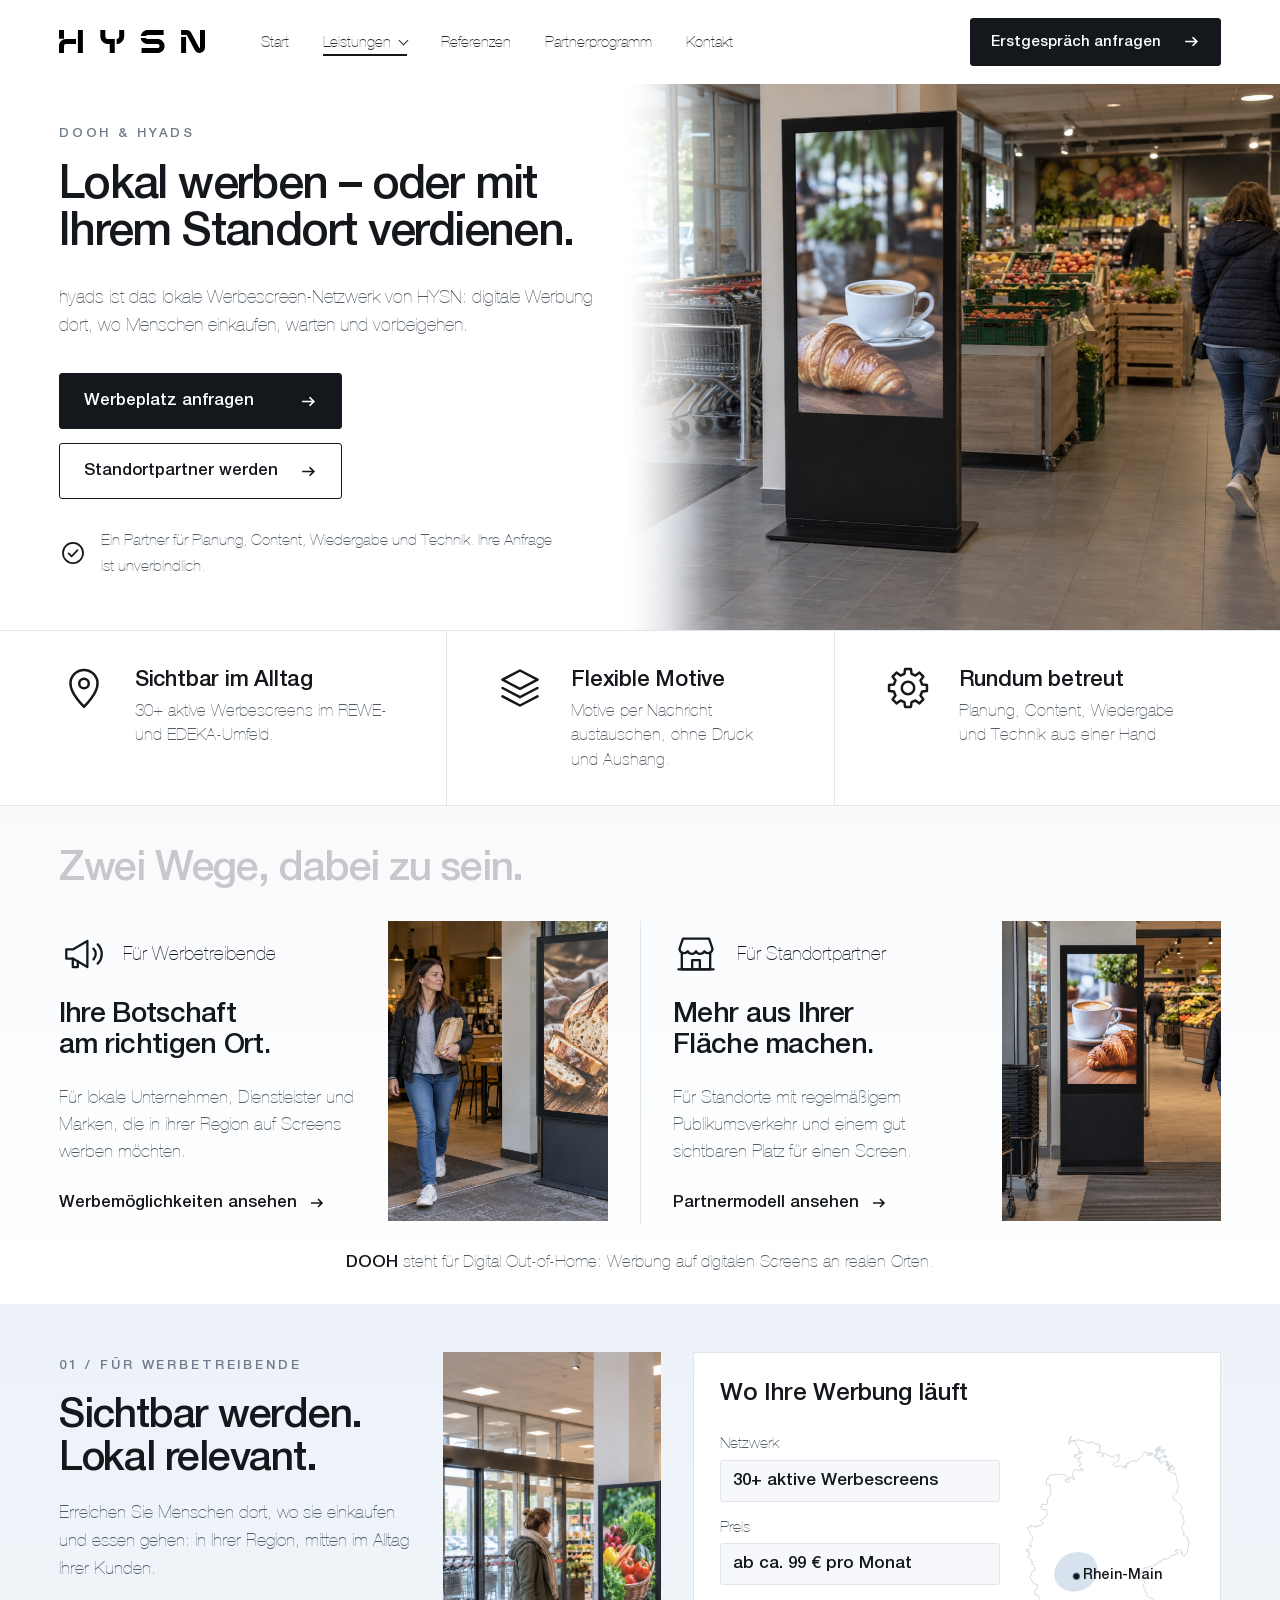
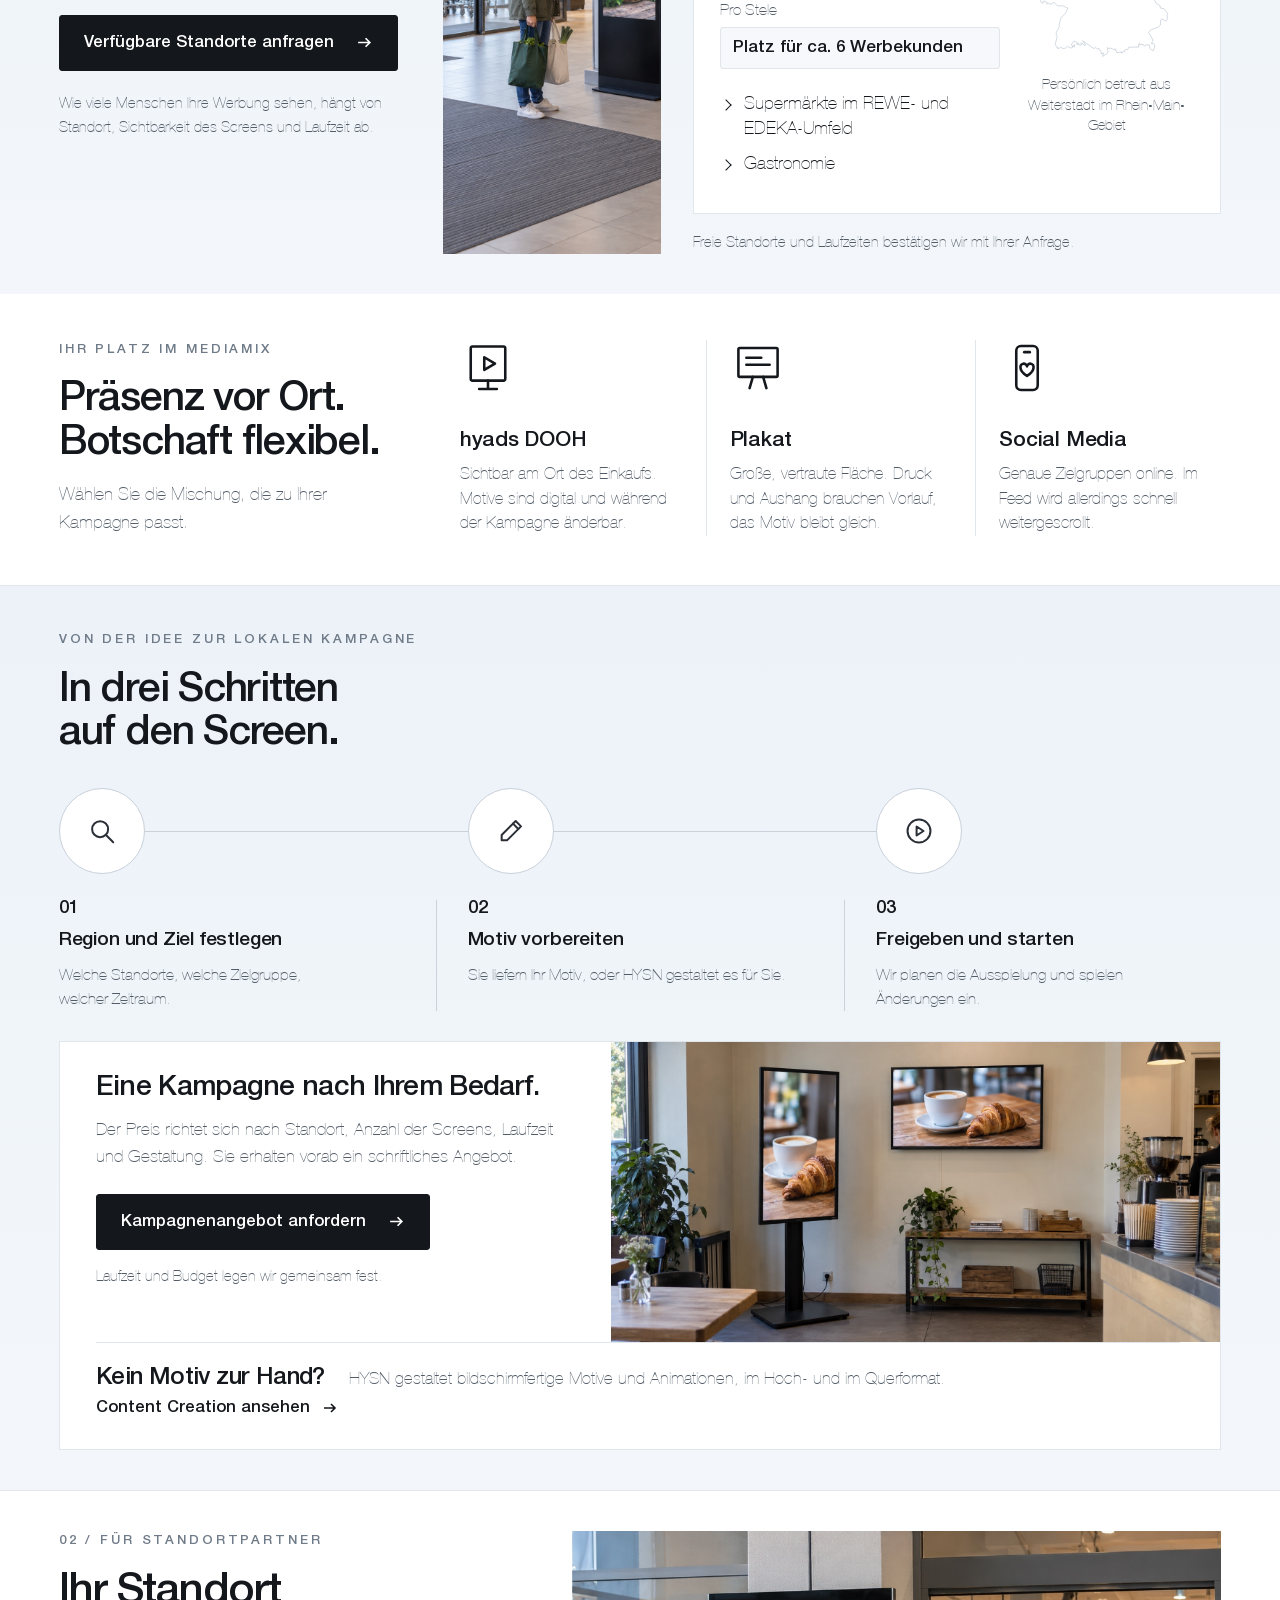
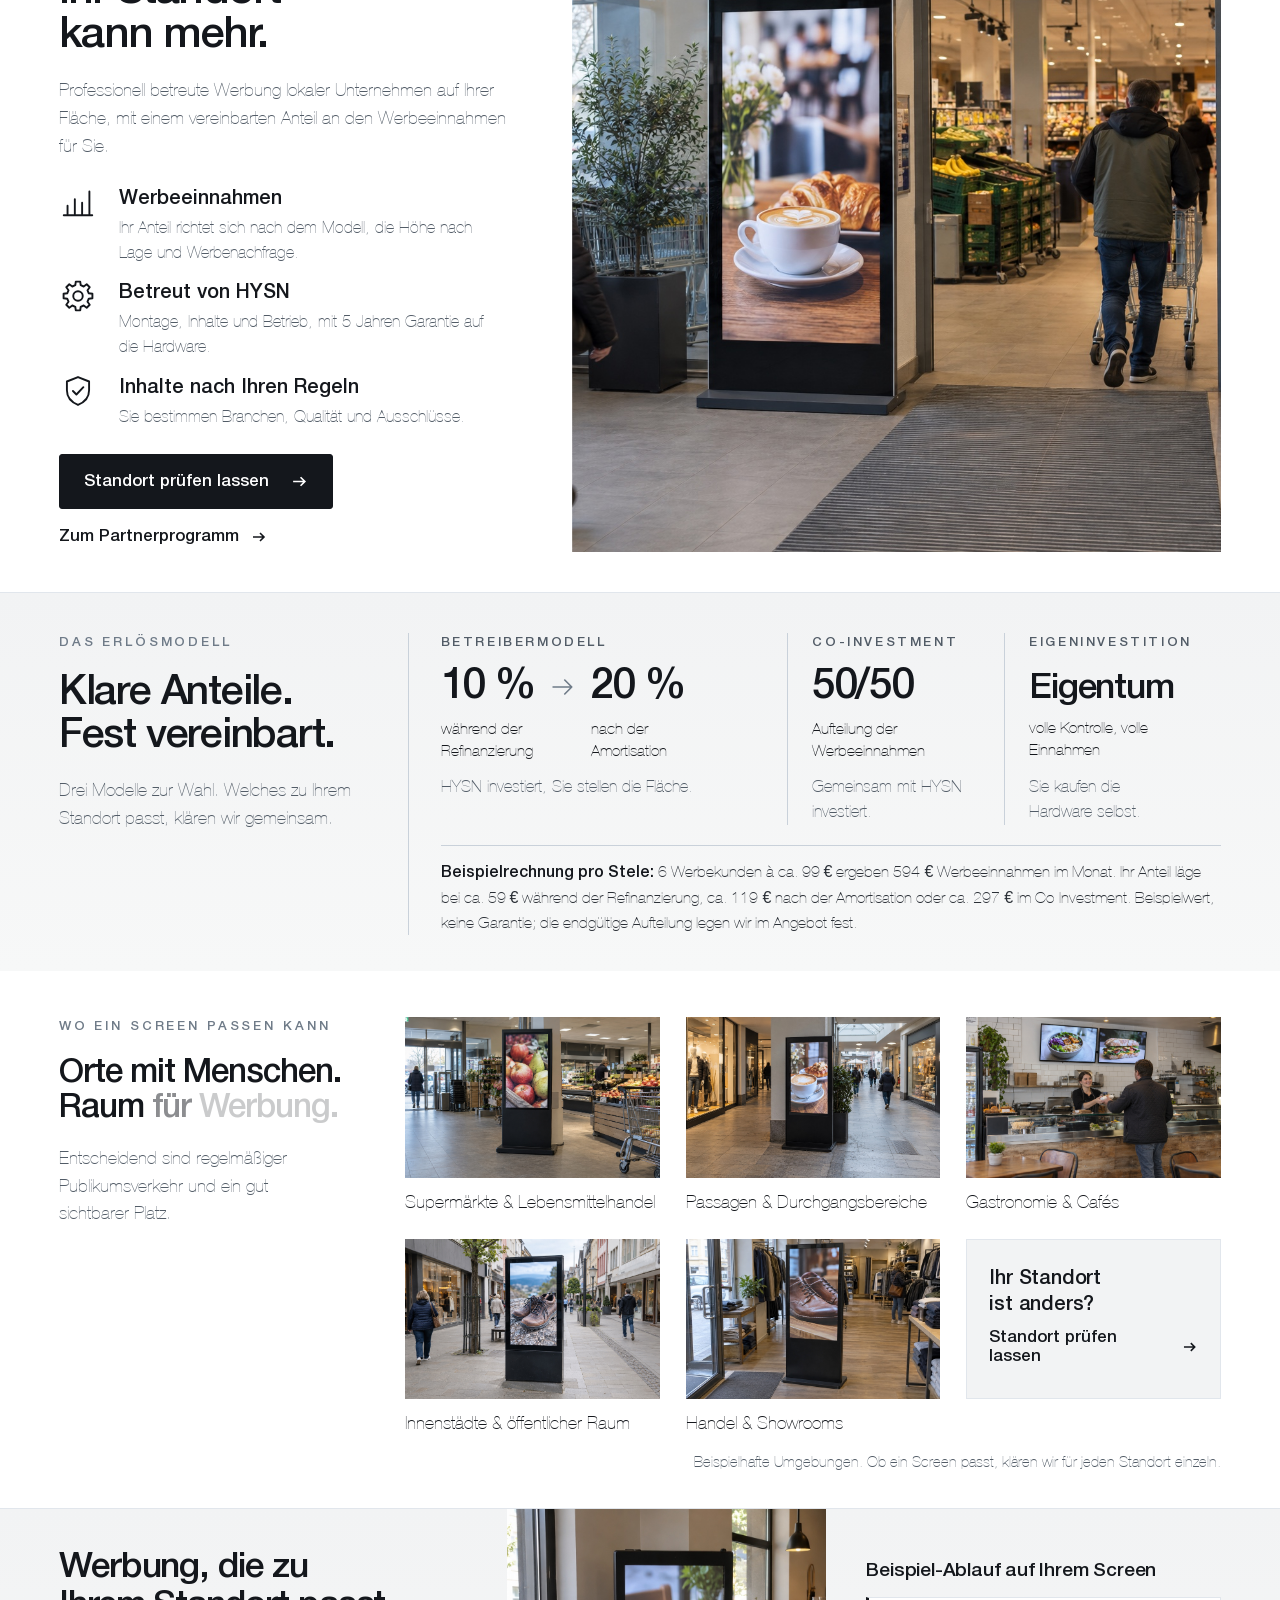
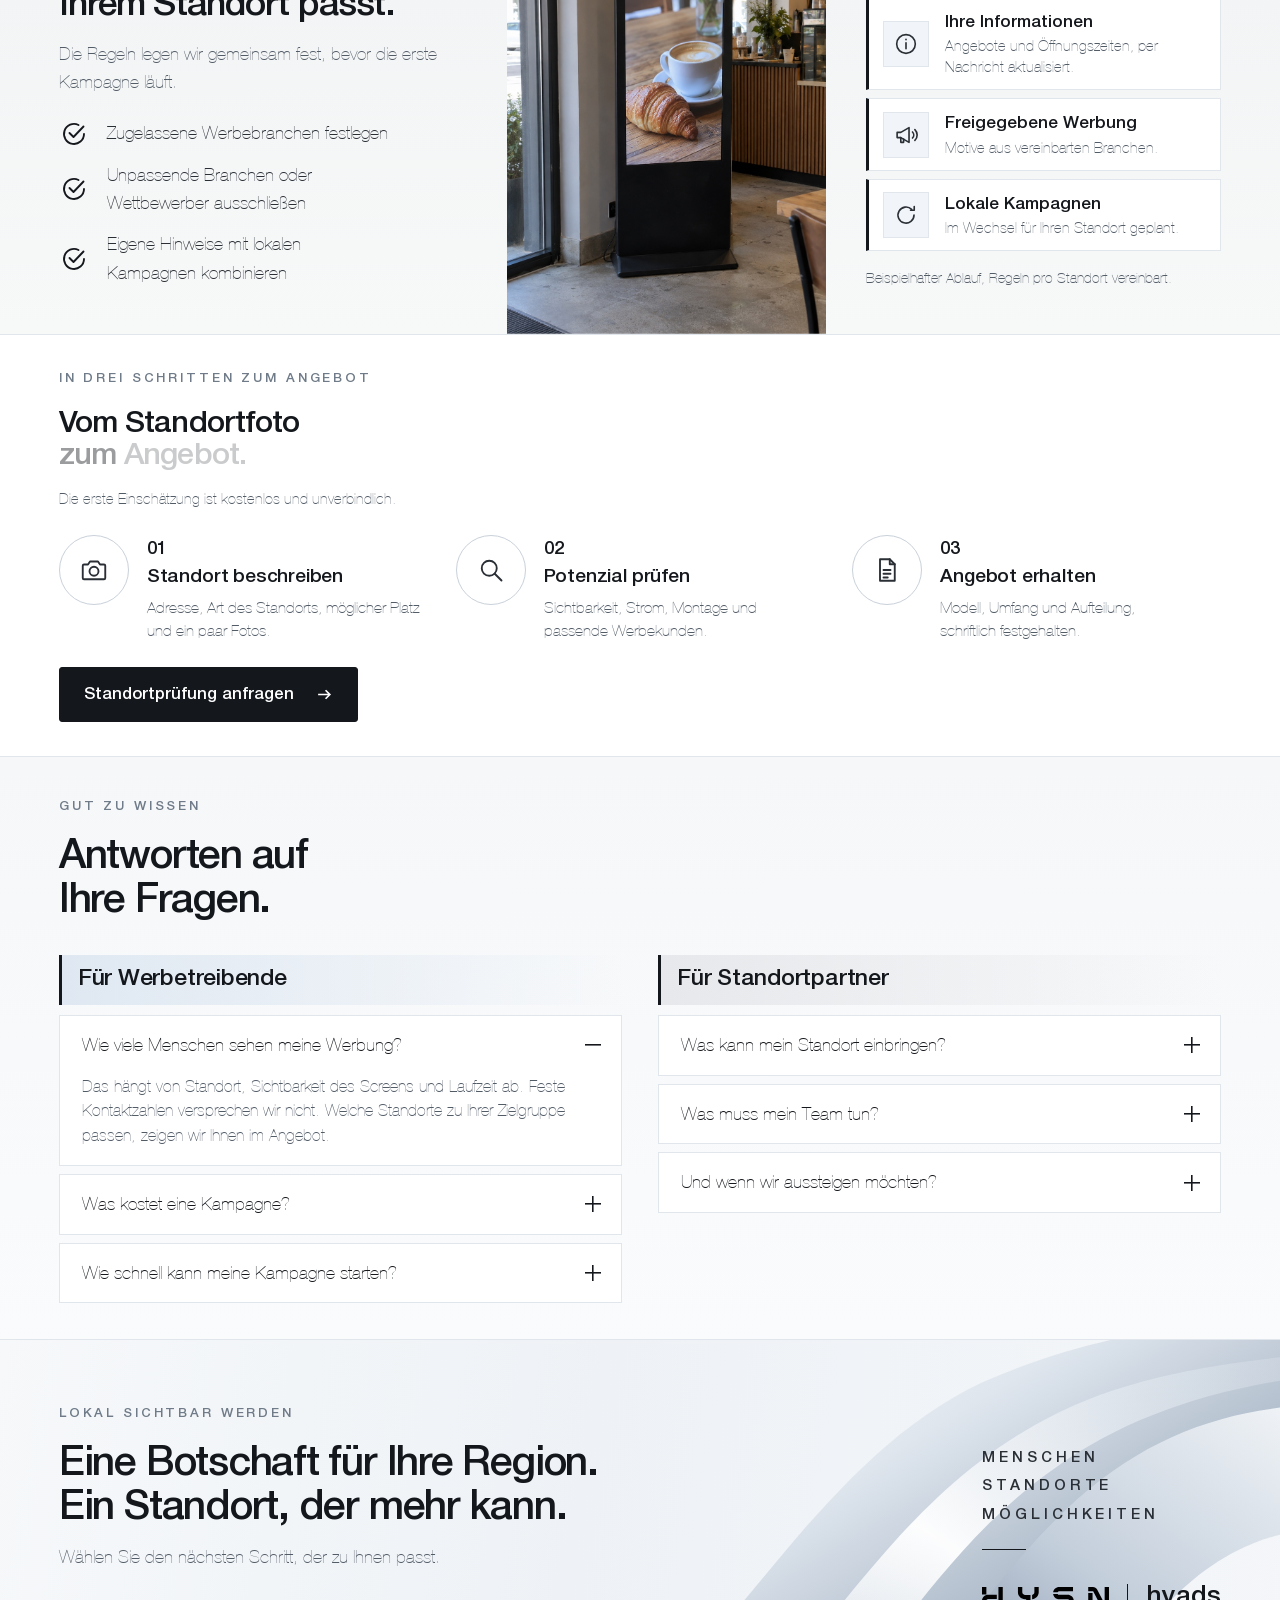
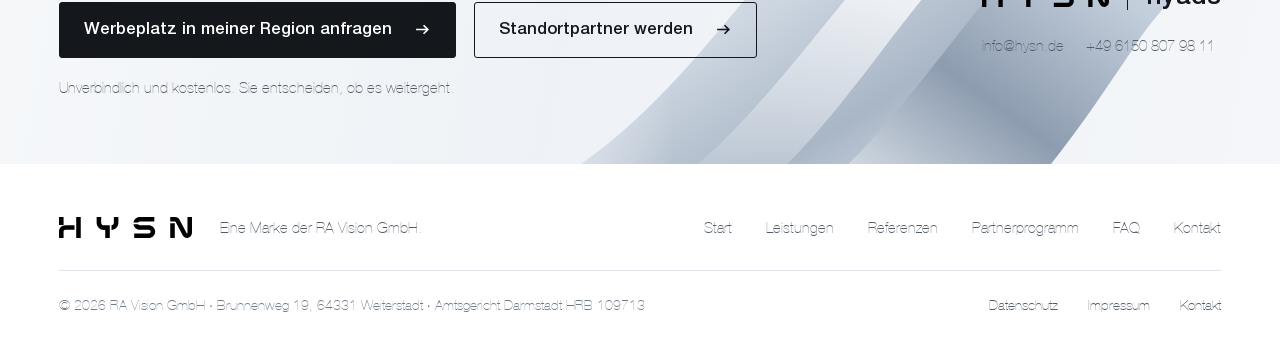
<file: leistungen/dooh-hyads/index.html>
<!doctype html>
<html lang="de"><head>
<meta charset="utf-8"><meta name="viewport" content="width=device-width, initial-scale=1">
<title>DOOH &amp; hyads | HYSN Digital Signage</title><meta name="description" content="Lokal werben ab ca. 99 € im Monat auf 30+ Werbescreens im REWE- und EDEKA-Umfeld, oder mit Ihrem Standort Werbeeinnahmen erzielen: hyads von HYSN.">
<link rel="icon" href="../../assets/img/favicon.svg" type="image/svg+xml"><link rel="stylesheet" href="../../assets/css/site.css?v=23bb50a17d"><link rel="stylesheet" href="../../assets/css/pages/dooh.css?v=6ce4bb945f">
</head><body class="hero-page">
<a class="skip" href="#inhalt">Zum Inhalt springen</a>
<header class="top"><div class="wrap">
  <a class="logo" href="../../index.html" aria-label="HYSN Startseite"><img src="../../assets/img/logo/hysn-logo.svg" alt="HYSN" width="1485" height="234"></a>
  <nav class="nav" aria-label="Hauptnavigation"><ul><li><a href="../../index.html">Start</a></li><li class="has-sub"><a href="../../leistungen/content-creation/" class="is-cur">Leistungen</a><ul class="sub-menu"><li><a href="../../leistungen/content-creation/">Content Creation</a></li><li><a href="../../leistungen/installation-montage/">Installation &amp; Montage</a></li><li><a href="../../leistungen/wartung-betrieb/">Wartung &amp; Betrieb</a></li><li><a href="../../leistungen/dooh-hyads/" aria-current="page">DOOH &amp; hyads</a></li></ul></li><li><a href="../../referenzen/">Referenzen</a></li><li><a href="../../partnerprogramm/">Partnerprogramm</a></li><li><a href="../../kontakt/">Kontakt</a></li></ul><a class="btn" href="../../kontakt/#anfrage"><span class="btn-t"><span data-t="Erstgespräch anfragen">Erstgespräch anfragen</span></span><svg class="i-arr" viewBox="0 0 16 16" aria-hidden="true"><path d="M2 8h11M9 4l4 4-4 4"/></svg></a></nav>
  <details class="mnav"><summary aria-label="Menü"><svg class="ico ico-bars" viewBox="0 0 24 24"><path d="M3 7h18M3 12h18M3 17h18"/></svg><svg class="ico ico-x" viewBox="0 0 24 24"><path d="M6 6l12 12M18 6 6 18"/></svg></summary>
    <div class="mpanel" data-lenis-prevent><ul><li><a href="../../index.html">Start</a></li><li class="mgroup">Leistungen</li><li class="sub-list"><a href="../../leistungen/content-creation/">Content Creation</a></li><li class="sub-list"><a href="../../leistungen/installation-montage/">Installation &amp; Montage</a></li><li class="sub-list"><a href="../../leistungen/wartung-betrieb/">Wartung &amp; Betrieb</a></li><li class="sub-list"><a href="../../leistungen/dooh-hyads/" aria-current="page">DOOH &amp; hyads</a></li><li><a href="../../referenzen/">Referenzen</a></li><li><a href="../../partnerprogramm/">Partnerprogramm</a></li><li><a href="../../kontakt/">Kontakt</a></li></ul><a class="btn" href="../../kontakt/#anfrage"><span class="btn-t"><span data-t="Erstgespräch anfragen">Erstgespräch anfragen</span></span><svg class="i-arr" viewBox="0 0 16 16" aria-hidden="true"><path d="M2 8h11M9 4l4 4-4 4"/></svg></a></div></details>
</div></header>
<main id="inhalt">

<section class="chero dh-hero"><div class="chero-img"><img src="../../assets/img/dooh/dooh-hero.jpg?v=a12e1d6a2905" alt="Digitale Werbestele mit einem Café-Motiv für Kaffee und Croissant in einem hellen Einkaufsbereich" width="1614" height="974" fetchpriority="high"></div>
  <div class="wrap"><div class="chero-text">
    <span class="eyebrow">DOOH &amp; hyads</span>
    <h1>Lokal werben – oder mit Ihrem Standort verdienen.</h1>
    <p class="lead">hyads ist das lokale Werbescreen-Netzwerk von HYSN: digitale Werbung dort, wo Menschen einkaufen, warten und vorbeigehen.</p>
    <div class="actions"><a class="btn" href="mailto:info@hysn.de?subject=Werbeplatz%20anfragen"><span class="btn-t"><span data-t="Werbeplatz anfragen">Werbeplatz anfragen</span></span><svg class="i-arr" viewBox="0 0 16 16" aria-hidden="true"><path d="M2 8h11M9 4l4 4-4 4"/></svg></a><a class="btn btn--ghost" href="mailto:info@hysn.de?subject=Standortpartner%20werden"><span class="btn-t"><span data-t="Standortpartner werden">Standortpartner werden</span></span><svg class="i-arr" viewBox="0 0 16 16" aria-hidden="true"><path d="M2 8h11M9 4l4 4-4 4"/></svg></a></div>
    <p class="note"><svg class="ico" viewBox="0 0 24 24" aria-hidden="true"><circle cx="12" cy="12" r="8.6"/><path d="m8.2 12.3 2.6 2.6 5.1-5.4"/></svg>Ein Partner für Planung, Content, Wiedergabe und Technik. Ihre Anfrage ist unverbindlich.</p>
  </div></div>
</section>

<section class="dh-facts"><h2 class="vh">Auf einen Blick</h2><div class="wrap">
  <div><svg class="ico" viewBox="0 0 24 24" aria-hidden="true"><path d="M12 21s-6.5-6.1-6.5-11.2a6.5 6.5 0 0 1 13 0C18.5 14.9 12 21 12 21z"/><circle cx="12" cy="9.8" r="2.3"/></svg><div><h3>Sichtbar im Alltag</h3><p>30+ aktive Werbescreens im REWE- und EDEKA-Umfeld.</p></div></div>
  <div><svg class="ico" viewBox="0 0 24 24" aria-hidden="true"><path d="m12 3.6 8.4 4.4-8.4 4.4L3.6 8z"/><path d="m3.6 12 8.4 4.4 8.4-4.4M3.6 16 12 20.4l8.4-4.4"/></svg><div><h3>Flexible Motive</h3><p>Motive per Nachricht austauschen, ohne Druck und Aushang.</p></div></div>
  <div><svg class="ico" viewBox="0 0 24 24" aria-hidden="true"><path d="M18.8 10.3 21.1 10.6 21.1 13.4 18.8 13.7 18 15.6 19.4 17.5 17.5 19.4 15.6 18 13.7 18.8 13.4 21.1 10.6 21.1 10.3 18.8 8.4 18 6.5 19.4 4.6 17.5 6 15.6 5.2 13.7 2.9 13.4 2.9 10.6 5.2 10.3 6 8.4 4.6 6.5 6.5 4.6 8.4 6 10.3 5.2 10.6 2.9 13.4 2.9 13.7 5.2 15.6 6 17.5 4.6 19.4 6.5 18 8.4z"/><circle cx="12" cy="12" r="3"/></svg><div><h3>Rundum betreut</h3><p>Planung, Content, Wiedergabe und Technik aus einer Hand.</p></div></div>
</div></section>

<section class="dh-paths"><div class="wrap">
  <h2>Zwei Wege, dabei&nbsp;zu&nbsp;sein.</h2>
  <div class="dh-paths-grid">
    <article class="dh-path dh-path--ad">
      <div class="dh-path-text">
        <p class="dh-path-label"><svg class="ico" viewBox="0 0 24 24" aria-hidden="true"><path d="M3.8 9.6v4.8h3.4l7.6 4.4V5.2L7.2 9.6z"/><path d="M7.2 14.4v4.4h2.6v-3M18 9.2a4 4 0 0 1 0 5.6M20.2 7a7 7 0 0 1 0 10"/></svg>Für Werbetreibende</p>
        <h3>Ihre Botschaft am richtigen Ort.</h3>
        <p>Für lokale Unternehmen, Dienstleister und Marken, die in ihrer Region auf Screens werben möchten.</p>
        <a class="tlink tlink--plain" href="#werbetreibende">Werbemöglichkeiten ansehen<svg class="i-arr" viewBox="0 0 16 16" aria-hidden="true"><path d="M2 8h11M9 4l4 4-4 4"/></svg></a>
      </div>
      <div class="dh-path-img"><img src="../../assets/img/dooh/dooh-werbetreibende.jpg?v=64bb8e7732eb" alt="Werbestele im Hochformat in einem Geschäft, Passant im Vorbeigehen" width="1385" height="1136" loading="lazy"></div>
    </article>
    <article class="dh-path dh-path--pa">
      <div class="dh-path-text">
        <p class="dh-path-label"><svg class="ico" viewBox="0 0 24 24" aria-hidden="true"><path d="M4.6 11.4V20h14.8v-8.6"/><path d="M3.4 9.2 5.2 4h13.6l1.8 5.2a2.4 2.4 0 0 1-4.3 1.4 2.4 2.4 0 0 1-4.3 0 2.4 2.4 0 0 1-4.3 0A2.4 2.4 0 0 1 3.4 9.2z"/><path d="M10 20v-4.8h4V20M2.8 20h18.4"/></svg>Für Standortpartner</p>
        <h3>Mehr aus Ihrer Fläche machen.</h3>
        <p>Für Standorte mit regelmäßigem Publikumsverkehr und einem gut sichtbaren Platz für einen Screen.</p>
        <a class="tlink tlink--plain" href="#standort-partner">Partnermodell ansehen<svg class="i-arr" viewBox="0 0 16 16" aria-hidden="true"><path d="M2 8h11M9 4l4 4-4 4"/></svg></a>
      </div>
      <div class="dh-path-img"><img src="../../assets/img/dooh/dooh-standortpartner.jpg?v=c144254dfa8c" alt="Digitale Werbestele im Eingangsbereich eines Lebensmittelmarkts mit Einkaufswagen und Kundschaft" width="1385" height="1136" loading="lazy"></div>
    </article>
  </div>
  <p class="dh-define"><strong>DOOH</strong> steht für Digital Out-of-Home: Werbung auf digitalen Screens an realen Orten.</p>
</div></section>


<section class="dh-adv dh-tint-ad" id="werbetreibende"><div class="wrap">
  <div class="dh-adv-text">
    <span class="eyebrow">01 / Für Werbetreibende</span>
    <h2><span class="ln">Sichtbar werden.</span><br><span class="ln">Lokal relevant.</span></h2>
    <p class="sub">Erreichen Sie Menschen dort, wo sie einkaufen und essen gehen: in Ihrer Region, mitten im Alltag Ihrer Kunden.</p>
    <a class="btn" href="mailto:info@hysn.de?subject=Werbeplatz%20anfragen"><span class="btn-t"><span data-t="Verfügbare Standorte anfragen">Verfügbare Standorte anfragen</span></span><svg class="i-arr" viewBox="0 0 16 16" aria-hidden="true"><path d="M2 8h11M9 4l4 4-4 4"/></svg></a>
    <p class="small">Wie viele Menschen Ihre Werbung sehen, hängt von Standort, Sichtbarkeit des Screens und Laufzeit ab.</p>
  </div>
  <div class="dh-adv-img"><img src="../../assets/img/dooh/dooh-werbung-supermarkt.jpg?v=0735c2c02cc1" alt="Kundin mit Einkaufstaschen vor einer digitalen Werbestele" width="1128" height="1394" loading="lazy"></div>
  <div class="dh-adv-panel">
    <div class="dh-finder">
      <div class="dh-finder-main">
        <h3>Wo Ihre Werbung läuft</h3>
        <dl class="dh-facts-list">
          <div><dt>Netzwerk</dt><dd>30+ aktive Werbescreens</dd></div>
          <div><dt>Preis</dt><dd>ab ca. 99 € pro Monat</dd></div>
          <div><dt>Pro Stele</dt><dd>Platz für ca. 6 Werbekunden</dd></div>
        </dl>
        <ul class="dh-types">
          <li>Supermärkte im REWE- und EDEKA-Umfeld</li>
          <li>Gastronomie</li>
        </ul>
      </div>
      <figure class="dh-finder-map">
        <svg class="map" viewBox="-10 -10 370 492" role="img" aria-label="Deutschlandkarte mit markierter Region Rhein-Main">
          <path class="land" d="M98.4,3.4L99.8,5.0L96.4,8.0L96.9,11.9L99.3,13.3L113.7,11.0L129.3,14.6L131.5,17.9L136.3,15.5L137.3,18.7L144.0,13.4L143.6,16.1L152.7,20.6L156.9,19.2L159.9,25.7L157.9,23.9L157.2,25.6L159.9,25.8L159.6,33.0L152.6,38.0L166.1,38.6L163.6,47.3L167.2,41.2L170.6,39.9L185.2,47.7L193.7,43.1L201.2,42.6L198.6,44.7L199.9,54.1L187.1,62.7L192.2,68.7L203.1,65.1L206.1,66.9L206.1,70.0L209.0,68.5L213.5,72.0L214.6,67.9L210.6,66.2L214.9,64.6L214.9,67.9L220.0,60.6L216.2,61.7L222.1,56.8L237.4,55.0L238.8,57.0L237.7,55.1L246.9,48.1L253.7,36.9L270.5,39.7L259.9,41.6L261.1,41.7L259.7,43.8L263.8,42.2L264.7,45.3L272.6,39.7L275.4,44.0L275.9,49.1L282.7,51.9L284.9,55.2L283.9,56.4L287.6,55.5L286.3,57.5L289.1,60.6L298.2,55.7L302.3,59.8L300.0,64.2L306.4,70.7L303.0,74.0L307.3,71.5L306.1,66.6L308.3,66.6L308.1,70.0L311.2,69.5L311.4,66.2L309.8,63.8L318.0,70.2L316.7,71.1L317.8,74.1L302.3,74.5L311.1,80.7L320.3,81.7L317.8,83.8L319.9,84.0L321.9,88.9L321.1,93.4L326.6,110.3L323.9,113.8L322.7,122.8L315.0,128.3L314.2,135.6L333.8,151.2L332.3,154.0L333.5,156.1L329.6,162.2L331.2,168.6L336.0,171.5L334.9,178.7L337.6,181.6L336.2,189.4L331.8,196.6L337.5,206.0L336.0,212.5L344.9,217.1L346.2,224.7L348.5,227.4L344.7,246.5L340.0,256.3L336.5,256.4L332.7,254.7L334.2,250.0L330.8,250.6L332.1,246.7L328.6,242.9L324.6,245.5L320.7,242.8L318.9,247.6L324.8,249.5L323.7,252.7L307.9,257.8L304.0,262.9L292.6,263.2L289.4,270.2L286.0,267.4L284.2,271.1L281.3,270.5L279.3,276.0L273.1,275.5L271.0,281.1L265.4,278.5L260.7,282.1L253.6,282.0L247.9,289.4L246.5,295.2L244.8,295.0L241.4,286.6L237.3,290.7L241.6,294.3L241.6,299.3L243.8,302.3L254.8,310.4L251.9,318.6L249.3,320.7L254.0,324.7L256.3,333.4L258.5,334.1L259.1,340.1L263.7,344.9L273.1,347.5L278.7,357.3L287.1,362.9L287.0,367.0L295.7,369.0L303.4,379.5L301.6,382.7L302.4,390.5L299.1,395.0L290.9,390.2L288.3,392.1L287.4,403.3L282.7,407.7L266.9,413.8L262.5,419.0L271.9,434.9L268.5,442.1L273.5,442.7L275.9,447.6L272.4,458.1L264.3,452.3L265.3,449.0L263.7,445.4L257.0,445.2L253.2,448.3L250.6,444.0L243.9,445.4L243.7,441.6L240.7,444.1L242.0,449.9L220.4,450.1L218.3,455.3L212.9,455.2L211.0,457.7L212.4,459.3L209.2,458.9L206.7,462.5L204.8,462.5L205.6,459.9L195.5,462.2L193.6,457.3L191.2,457.3L193.3,455.0L191.9,453.7L187.7,455.0L181.2,451.6L179.8,453.8L174.9,450.9L176.4,460.0L175.0,463.3L165.0,469.8L167.2,462.4L162.2,464.7L162.0,458.6L158.5,456.8L157.5,453.0L153.8,454.2L150.1,450.2L146.8,453.4L122.5,436.6L129.2,445.9L127.0,446.8L120.5,441.1L118.6,442.1L121.1,444.3L116.7,446.7L113.6,441.5L112.2,442.8L113.2,445.2L110.6,444.2L110.7,440.0L104.5,437.1L98.3,445.2L101.0,447.4L106.0,445.4L105.1,450.0L102.7,447.7L100.4,449.6L101.5,451.1L97.4,451.8L90.7,448.4L86.4,452.2L81.0,453.0L76.3,450.3L70.6,453.8L69.2,452.3L70.6,450.4L68.3,451.1L64.6,444.2L68.8,427.6L66.8,423.8L67.1,418.7L73.5,406.2L73.0,402.1L76.9,388.0L86.4,377.9L91.7,367.8L80.7,362.6L69.3,362.7L62.1,355.0L56.4,359.1L49.0,356.7L47.5,359.2L46.6,354.7L42.5,352.6L39.3,353.1L39.1,356.9L35.4,356.1L27.8,340.0L20.9,338.1L21.3,331.6L27.1,322.5L27.5,317.5L19.3,315.9L11.3,302.4L14.7,294.6L14.0,291.8L23.0,286.0L20.4,283.2L21.7,279.2L20.0,276.4L14.1,273.0L18.1,269.0L14.1,268.7L12.0,263.5L6.2,258.3L10.3,255.2L10.7,250.7L8.1,250.0L8.7,247.0L3.9,247.3L2.7,243.4L6.4,243.9L14.0,236.8L13.0,235.6L14.8,234.5L11.0,235.5L10.5,231.3L16.3,224.0L15.9,215.4L11.0,209.7L12.0,206.4L6.2,201.5L7.7,199.9L6.2,196.5L13.9,195.3L11.6,192.7L13.6,191.7L23.3,196.5L22.7,193.5L35.6,192.1L39.1,186.3L33.9,183.6L34.0,181.6L47.9,171.6L46.4,168.3L48.3,163.0L45.5,157.8L43.4,159.8L36.4,158.1L33.4,152.6L36.6,152.1L34.9,150.6L35.6,147.2L47.3,147.8L48.9,135.2L55.2,126.1L53.9,118.5L56.1,114.0L53.1,111.7L54.7,106.2L45.3,104.3L46.6,94.0L50.4,94.1L48.7,91.4L51.3,88.3L57.3,85.0L83.7,83.4L89.6,92.7L88.9,95.2L85.5,95.6L85.8,98.1L92.6,102.1L95.0,98.0L95.0,94.7L91.8,94.8L93.3,89.4L102.6,92.6L104.1,94.5L102.7,95.9L104.6,94.9L101.3,84.3L106.0,73.3L116.4,76.3L124.6,74.2L119.5,72.3L114.0,64.7L120.2,63.2L118.1,58.1L115.5,58.6L113.6,55.6L114.6,50.9L119.0,47.2L115.0,50.2L105.0,47.8L105.9,44.5L109.0,44.6L106.1,42.8L116.8,41.3L121.7,37.6L120.4,34.8L117.2,38.4L113.5,37.8L116.7,30.4L113.8,30.2L114.1,27.2L109.0,22.2L105.4,12.9L98.8,15.2L94.8,13.5L93.6,20.9L94.3,11.4L98.4,3.4ZM307.6,62.2L306.3,62.1L304.4,66.0L304.3,63.1L300.9,64.9L302.5,60.1L300.2,56.5L302.2,55.3L304.7,59.9L307.6,62.2ZM287.2,30.2L285.8,29.1L281.0,32.5L282.6,27.2L277.9,32.5L281.3,26.4L288.1,24.9L286.1,27.9L287.2,30.2ZM288.7,31.4L297.5,32.2L293.4,38.3L300.8,45.5L299.3,49.6L296.3,48.2L298.5,46.4L294.9,47.0L297.7,45.0L293.8,44.8L285.2,49.8L287.7,50.7L286.7,52.7L282.8,50.9L284.5,49.3L277.1,49.1L278.8,47.9L276.2,46.1L276.7,43.7L281.8,43.0L277.5,40.3L282.0,37.2L277.9,35.8L277.3,33.2L283.4,35.2L283.1,32.9L285.8,31.2L284.6,33.1L286.1,32.5L287.5,36.4L291.0,37.1L290.8,33.1L288.7,31.4Z"/><path class="area" d="M78 262c14-14 40-18 58-8 16 9 22 28 16 46-6 17-22 30-42 32-21 2-40-8-46-26-5-15 2-32 14-44z"/>
          <circle class="pulse" cx="109.5" cy="300" r="8"/><circle class="dot" cx="109.5" cy="300" r="6"/><text x="124" y="306">Rhein-Main</text></svg>
        <figcaption>Persönlich betreut aus Weiterstadt im Rhein-Main-Gebiet</figcaption>
      </figure>
    </div>
    <p class="small">Freie Standorte und Laufzeiten bestätigen wir mit Ihrer Anfrage.</p>
  </div>
</div></section>

<section class="dh-mix"><div class="wrap">
  <div>
    <span class="eyebrow">Ihr Platz im Mediamix</span>
    <h2><span class="ln">Präsenz vor Ort.</span><br><span class="ln">Botschaft flexibel.</span></h2>
    <p class="sub">Wählen Sie die Mischung, die zu Ihrer Kampagne passt.</p>
  </div>
  <div class="dh-mix-grid">
    <div><svg class="ico" viewBox="0 0 24 24" aria-hidden="true"><rect x="4.6" y="2.8" width="14.8" height="14.6" rx=".8"/><path d="M12 17.4v3.6M8.2 21h7.6"/><path d="m10.4 7.4 4.6 2.7-4.6 2.7z"/></svg><h3>hyads DOOH</h3><p>Sichtbar am Ort des Einkaufs. Motive sind digital und während der Kampagne änderbar.</p></div>
    <div><svg class="ico" viewBox="0 0 24 24" aria-hidden="true"><rect x="3.6" y="3.4" width="16.8" height="12.4" rx=".6"/><path d="M8.4 20.6 9.8 15.8M15.6 20.6l-1.4-4.8M7 7.6h6.4M7 10.6h10"/></svg><h3>Plakat</h3><p>Große, vertraute Fläche. Druck und Aushang brauchen Vorlauf, das Motiv bleibt gleich.</p></div>
    <div><svg class="ico" viewBox="0 0 24 24" aria-hidden="true"><rect x="7.4" y="2.6" width="9.2" height="18.8" rx="2"/><path d="M10.8 5.2h2.4"/><path d="M12 15.4s-2.8-1.7-2.8-3.6a1.4 1.4 0 0 1 2.8-.5 1.4 1.4 0 0 1 2.8.5c0 1.9-2.8 3.6-2.8 3.6z"/></svg><h3>Social Media</h3><p>Genaue Zielgruppen online. Im Feed wird allerdings schnell weitergescrollt.</p></div>
  </div>
</div></section>

<section class="dh-steps dh-tint-ad"><div class="wrap">
  <div class="dh-steps-top">
    <div><span class="eyebrow">Von der Idee zur lokalen Kampagne</span><h2><span class="ln">In drei Schritten</span><br><span class="ln">auf den Screen.</span></h2></div>
    <div class="flow">
      <div><span class="ring"><svg class="ico" viewBox="0 0 24 24" aria-hidden="true"><circle cx="10.6" cy="10.6" r="6"/><path d="m15 15 5.4 5.4"/></svg></span><b>01</b><h3>Region und Ziel festlegen</h3><p>Welche Standorte, welche Zielgruppe, welcher Zeitraum.</p></div>
      <div><span class="ring"><svg class="ico" viewBox="0 0 24 24" aria-hidden="true"><path d="m15.5 4.5 4 4L9 19H5v-4z"/><path d="m13.5 6.5 4 4"/></svg></span><b>02</b><h3>Motiv vorbereiten</h3><p>Sie liefern Ihr Motiv, oder HYSN gestaltet es für Sie.</p></div>
      <div><span class="ring"><svg class="ico" viewBox="0 0 24 24" aria-hidden="true"><circle cx="12" cy="12" r="8.6"/><path d="M10.2 8.6v6.8l5.2-3.4z"/></svg></span><b>03</b><h3>Freigeben und starten</h3><p>Wir planen die Ausspielung und spielen Änderungen ein.</p></div>
    </div>
  </div>
  <div class="dh-offer">
    <div class="dh-offer-text">
      <h3>Eine Kampagne nach Ihrem Bedarf.</h3>
      <p>Der Preis richtet sich nach Standort, Anzahl der Screens, Laufzeit und Gestaltung. Sie erhalten vorab ein schriftliches Angebot.</p>
      <a class="btn" href="mailto:info@hysn.de?subject=Kampagnenangebot%20anfordern"><span class="btn-t"><span data-t="Kampagnenangebot anfordern">Kampagnenangebot anfordern</span></span><svg class="i-arr" viewBox="0 0 16 16" aria-hidden="true"><path d="M2 8h11M9 4l4 4-4 4"/></svg></a>
      <p class="small">Laufzeit und Budget legen wir gemeinsam fest.</p>
    </div>
    <div class="dh-offer-img"><img src="../../assets/img/dooh/dooh-motiv-formate.jpg?v=0cf423c60716" alt="Dasselbe Café-Motiv auf einem Screen im Hochformat und einem im Querformat" width="1900" height="828" loading="lazy"></div>
    <div class="dh-offer-side">
      <h3>Kein Motiv zur Hand?</h3>
      <p>HYSN gestaltet bildschirmfertige Motive und Animationen, im Hoch- und im Querformat.</p>
      <a class="tlink tlink--plain" href="../../leistungen/content-creation/">Content Creation ansehen<svg class="i-arr" viewBox="0 0 16 16" aria-hidden="true"><path d="M2 8h11M9 4l4 4-4 4"/></svg></a>
    </div>
  </div>
</div></section>


<section class="dh-partner" id="standort-partner"><div class="wrap">
  <div class="dh-partner-text">
    <span class="eyebrow">02 / Für Standortpartner</span>
    <h2><span class="ln">Ihr Standort</span><br><span class="ln">kann mehr.</span></h2>
    <p class="sub">Professionell betreute Werbung lokaler Unternehmen auf Ihrer Fläche, mit einem vereinbarten Anteil an den Werbeeinnahmen für Sie.</p>
    <div class="dh-points">
      <div><svg class="ico" viewBox="0 0 24 24" aria-hidden="true"><path d="M5.4 19.6v-5.2M10 19.6V10.2M14.6 19.6v-7.2M19.2 19.6V5.4M3 20.4h18"/></svg><div><strong>Werbeeinnahmen</strong><p>Ihr Anteil richtet sich nach dem Modell, die Höhe nach Lage und Werbenachfrage.</p></div></div>
      <div><svg class="ico" viewBox="0 0 24 24" aria-hidden="true"><path d="M18.8 10.3 21.1 10.6 21.1 13.4 18.8 13.7 18 15.6 19.4 17.5 17.5 19.4 15.6 18 13.7 18.8 13.4 21.1 10.6 21.1 10.3 18.8 8.4 18 6.5 19.4 4.6 17.5 6 15.6 5.2 13.7 2.9 13.4 2.9 10.6 5.2 10.3 6 8.4 4.6 6.5 6.5 4.6 8.4 6 10.3 5.2 10.6 2.9 13.4 2.9 13.7 5.2 15.6 6 17.5 4.6 19.4 6.5 18 8.4z"/><circle cx="12" cy="12" r="3"/></svg><div><strong>Betreut von HYSN</strong><p>Montage, Inhalte und Betrieb, mit 5 Jahren Garantie auf die Hardware.</p></div></div>
      <div><svg class="ico" viewBox="0 0 24 24" aria-hidden="true"><path d="M12 3.2 19 6v5.6c0 4.4-3 7.6-7 9.2-4-1.6-7-4.8-7-9.2V6z"/><path d="m8.8 12 2.2 2.2 4.4-4.6"/></svg><div><strong>Inhalte nach Ihren Regeln</strong><p>Sie bestimmen Branchen, Qualität und Ausschlüsse.</p></div></div>
    </div>
    <div class="actions"><a class="btn" href="mailto:info@hysn.de?subject=Standort%20pr%C3%BCfen%20lassen"><span class="btn-t"><span data-t="Standort prüfen lassen">Standort prüfen lassen</span></span><svg class="i-arr" viewBox="0 0 16 16" aria-hidden="true"><path d="M2 8h11M9 4l4 4-4 4"/></svg></a><a class="tlink tlink--plain" href="../../partnerprogramm/">Zum Partnerprogramm<svg class="i-arr" viewBox="0 0 16 16" aria-hidden="true"><path d="M2 8h11M9 4l4 4-4 4"/></svg></a></div>
  </div>
  <div class="dh-partner-img"><img src="../../assets/img/dooh/dooh-standort-eingangshalle.jpg?v=4a7ea9232dd3" alt="Eingangsbereich eines Lebensmittelmarkts mit Einkaufswagen, Kundschaft und digitaler Werbestele" width="1611" height="976" loading="lazy"></div>
</div></section>

<section class="dh-share dh-tint-pa"><div class="wrap">
  <div class="dh-share-head">
    <span class="eyebrow">Das Erlösmodell</span>
    <h2><span class="ln">Klare Anteile.</span><br><span class="ln">Fest vereinbart.</span></h2>
    <p class="sub">Drei Modelle zur Wahl. Welches zu Ihrem Standort passt, klären wir gemeinsam.</p>
  </div>
  <div class="dh-share-body">
    <div class="dh-share-grid">
      <div class="dh-share-col dh-share-col--op"><span class="dh-share-tag">Betreibermodell</span>
        <div class="dh-stages"><div><b class="dh-num">10 %</b><span>während der Refinanzierung</span></div><span class="dh-arrow"><svg class="ico" viewBox="0 0 24 24" aria-hidden="true"><path d="M3.5 12h16M13.5 6l6 6-6 6"/></svg></span><div><b class="dh-num">20 %</b><span>nach der Amortisation</span></div></div>
        <p>HYSN investiert, Sie stellen die Fläche.</p></div>
      <div class="dh-share-col"><span class="dh-share-tag">Co-Investment</span>
        <div class="dh-stages"><div><b class="dh-num">50/50</b><span>Aufteilung der Werbeeinnahmen</span></div></div>
        <p>Gemeinsam mit HYSN investiert.</p></div>
      <div class="dh-share-col"><span class="dh-share-tag">Eigeninvestition</span>
        <div class="dh-stages"><div><b class="dh-num dh-num--word">Eigentum</b><span>volle Kontrolle, volle Einnahmen</span></div></div>
        <p>Sie kaufen die Hardware selbst.</p></div>
    </div>
    <p class="dh-share-note"><strong>Beispielrechnung pro Stele:</strong> 6 Werbekunden à ca. 99 € ergeben 594 € Werbeeinnahmen im Monat. Ihr Anteil läge bei ca. 59 € während der Refinanzierung, ca. 119 € nach der Amortisation oder ca. 297 € im Co-Investment. Beispielwert, keine Garantie; die endgültige Aufteilung legen wir im Angebot fest.</p>
  </div>
</div></section>

<section class="dh-places"><div class="wrap">
  <div class="dh-places-head">
    <span class="eyebrow">Wo ein Screen passen kann</span>
    <h2><span class="ln">Orte mit Menschen.</span><br><span class="ln">Raum für Werbung.</span></h2>
    <p class="sub">Entscheidend sind regelmäßiger Publikumsverkehr und ein gut sichtbarer Platz.</p>
  </div>
  <div>
    <div class="dh-places-grid"><figure class="dh-place"><div class="dh-place-img"><img src="../../assets/img/dooh/dooh-ort-supermarkt.jpg?v=55e7478ce37f" alt="Eingang eines Lebensmittelmarkts mit digitaler Werbestele" width="1582" height="994" loading="lazy"></div><figcaption>Supermärkte &amp; Lebensmittelhandel</figcaption></figure><figure class="dh-place"><div class="dh-place-img"><img src="../../assets/img/dooh/dooh-ort-passage.jpg?v=ed349c412b92" alt="Ladenpassage in einem Einkaufszentrum mit Werbestele und Passanten" width="1582" height="994" loading="lazy"></div><figcaption>Passagen &amp; Durchgangsbereiche</figcaption></figure><figure class="dh-place"><div class="dh-place-img"><img src="../../assets/img/dooh/dooh-ort-gastronomie.jpg?v=dea359f8b874" alt="Restauranttheke mit Gästen und Personal, darüber digitale Screens" width="1577" height="997" loading="lazy"></div><figcaption>Gastronomie &amp; Cafés</figcaption></figure><figure class="dh-place"><div class="dh-place-img"><img src="../../assets/img/dooh/dooh-ort-innenstadt.jpg?v=dae44e6d7c5b" alt="Fußgängerzone mit digitaler Werbestele" width="1582" height="994" loading="lazy"></div><figcaption>Innenstädte &amp; öffentlicher Raum</figcaption></figure><figure class="dh-place"><div class="dh-place-img"><img src="../../assets/img/dooh/dooh-ort-handel.jpg?v=268a0ab937f8" alt="Modegeschäft mit Werbestele im Hochformat" width="1581" height="995" loading="lazy"></div><figcaption>Handel &amp; Showrooms</figcaption></figure>
      <div class="dh-place dh-place--ask"><svg class="ico" viewBox="0 0 24 24" aria-hidden="true"><path d="M4.6 11.4V20h14.8v-8.6"/><path d="M3.4 9.2 5.2 4h13.6l1.8 5.2a2.4 2.4 0 0 1-4.3 1.4 2.4 2.4 0 0 1-4.3 0 2.4 2.4 0 0 1-4.3 0A2.4 2.4 0 0 1 3.4 9.2z"/><path d="M10 20v-4.8h4V20M2.8 20h18.4"/></svg><h3>Ihr Standort ist anders?</h3><p>Wir prüfen Sichtbarkeit, Strom und Montage.</p><a class="tlink tlink--plain" href="mailto:info@hysn.de?subject=Standort%20pr%C3%BCfen%20lassen">Standort prüfen lassen<svg class="i-arr" viewBox="0 0 16 16" aria-hidden="true"><path d="M2 8h11M9 4l4 4-4 4"/></svg></a></div>
    </div>
    <p class="dh-places-note">Beispielhafte Umgebungen. Ob ein Screen passt, klären wir für jeden Standort einzeln.</p>
  </div>
</div></section>

<section class="dh-rules dh-tint-pa"><div class="wrap">
  <div class="dh-rules-text">
    <h2><span class="ln">Werbung, die zu</span><br><span class="ln">Ihrem Standort passt.</span></h2>
    <p class="sub">Die Regeln legen wir gemeinsam fest, bevor die erste Kampagne läuft.</p>
    <ul class="dh-checks">
      <li><svg class="ico" viewBox="0 0 24 24" aria-hidden="true"><path d="M20 12a8 8 0 1 1-4.4-7.2"/><path d="m8.4 11.2 3.2 3.2 8-8.4"/></svg>Zugelassene Werbebranchen festlegen</li>
      <li><svg class="ico" viewBox="0 0 24 24" aria-hidden="true"><path d="M20 12a8 8 0 1 1-4.4-7.2"/><path d="m8.4 11.2 3.2 3.2 8-8.4"/></svg>Unpassende Branchen oder Wettbewerber ausschließen</li>
      <li><svg class="ico" viewBox="0 0 24 24" aria-hidden="true"><path d="M20 12a8 8 0 1 1-4.4-7.2"/><path d="m8.4 11.2 3.2 3.2 8-8.4"/></svg>Eigene Hinweise mit lokalen Kampagnen kombinieren</li>
    </ul>
  </div>
  <div class="dh-rules-img"><img src="../../assets/img/dooh/dooh-inhalte-stele.jpg?v=82e7089e53be" alt="Werbestele im Hochformat mit einem Motiv für Kaffee und Croissant" width="1307" height="1203" loading="lazy"></div>
  <div class="dh-playlist">
    <h3>Beispiel-Ablauf auf Ihrem Screen</h3>
    <ol>
      <li><span class="dh-pl-ico"><svg class="ico" viewBox="0 0 24 24" aria-hidden="true"><circle cx="12" cy="12" r="8.6"/><path d="M12 10.8v5.6M12 7.6v.4"/></svg></span><div><strong>Ihre Informationen</strong><p>Angebote und Öffnungszeiten, per Nachricht aktualisiert.</p></div></li>
      <li><span class="dh-pl-ico"><svg class="ico" viewBox="0 0 24 24" aria-hidden="true"><path d="M3.8 9.6v4.8h3.4l7.6 4.4V5.2L7.2 9.6z"/><path d="M7.2 14.4v4.4h2.6v-3M18 9.2a4 4 0 0 1 0 5.6M20.2 7a7 7 0 0 1 0 10"/></svg></span><div><strong>Freigegebene Werbung</strong><p>Motive aus vereinbarten Branchen.</p></div></li>
      <li><span class="dh-pl-ico"><svg class="ico" viewBox="0 0 24 24" aria-hidden="true"><path d="M19.4 12a7.4 7.4 0 1 1-2.2-5.2"/><path d="M19.6 4.2v3.4h-3.4"/></svg></span><div><strong>Lokale Kampagnen</strong><p>Im Wechsel für Ihren Standort geplant.</p></div></li>
    </ol>
    <p class="dh-pl-note">Beispielhafter Ablauf, Regeln pro Standort vereinbart.</p>
  </div>
</div></section>

<section class="dh-review"><div class="wrap">
  <div class="dh-review-head">
    <span class="eyebrow">In drei Schritten zum Angebot</span>
    <h2><span class="ln">Vom Standortfoto</span><br><span class="ln">zum Angebot.</span></h2>
    <p class="small">Die erste Einschätzung ist kostenlos und unverbindlich.</p>
  </div>
  <ol class="dh-review-steps">
    <li><span class="ring"><svg class="ico" viewBox="0 0 24 24" aria-hidden="true"><path d="M4 7.6h3.2l1.6-2.4h6.4l1.6 2.4H20a1 1 0 0 1 1 1v9.8a1 1 0 0 1-1 1H4a1 1 0 0 1-1-1V8.6a1 1 0 0 1 1-1z"/><circle cx="12" cy="13" r="3.6"/></svg></span><div><b>01</b><h3>Standort beschreiben</h3><p>Adresse, Art des Standorts, möglicher Platz und ein paar Fotos.</p></div></li>
    <li><span class="ring"><svg class="ico" viewBox="0 0 24 24" aria-hidden="true"><circle cx="10.6" cy="10.6" r="6"/><path d="m15 15 5.4 5.4"/></svg></span><div><b>02</b><h3>Potenzial prüfen</h3><p>Sichtbarkeit, Strom, Montage und passende Werbekunden.</p></div></li>
    <li><span class="ring"><svg class="ico" viewBox="0 0 24 24" aria-hidden="true"><path d="M6.4 3.4h7.8l4 4v13.2H6.4z"/><path d="M14.2 3.4v4h4M9.2 12h5.6M9.2 15h5.6M9.2 18h3.4"/></svg></span><div><b>03</b><h3>Angebot erhalten</h3><p>Modell, Umfang und Aufteilung, schriftlich festgehalten.</p></div></li>
  </ol>
  <div class="dh-review-cta"><a class="btn" href="mailto:info@hysn.de?subject=Standort%20pr%C3%BCfen%20lassen"><span class="btn-t"><span data-t="Standortprüfung anfragen">Standortprüfung anfragen</span></span><svg class="i-arr" viewBox="0 0 16 16" aria-hidden="true"><path d="M2 8h11M9 4l4 4-4 4"/></svg></a></div>
</div></section>

<section class="dh-qa"><div class="wrap">
  <div><span class="eyebrow">Gut zu wissen</span><h2><span class="ln">Antworten auf</span><br><span class="ln">Ihre Fragen.</span></h2></div>
  <div class="dh-qa-cols">
    <div class="dh-qa-col dh-qa-col--ad"><h3>Für Werbetreibende</h3><div class="faq"><details open><summary>Wie viele Menschen sehen meine Werbung?</summary><p>Das hängt von Standort, Sichtbarkeit des Screens und Laufzeit ab. Feste Kontaktzahlen versprechen wir nicht. Welche Standorte zu Ihrer Zielgruppe passen, zeigen wir Ihnen im Angebot.</p></details><details><summary>Was kostet eine Kampagne?</summary><p>Lokale Werbung gibt es ab ca. 99 € pro Monat. Den genauen Preis für Ihre Standorte und Ihre Laufzeit nennen wir Ihnen vorab im Angebot.</p></details><details><summary>Wie schnell kann meine Kampagne starten?</summary><p>Digitale Motive brauchen weder Druck noch Aushang. Steht Ihr Motiv und ist ein Werbeplatz frei, kann es zügig losgehen. Den Starttermin legen wir im Angebot fest.</p></details></div></div>
    <div class="dh-qa-col dh-qa-col--pa"><h3>Für Standortpartner</h3><div class="faq"><details><summary>Was kann mein Standort einbringen?</summary><p>Im Betreibermodell erhalten Sie 10 % der Werbeeinnahmen während der Refinanzierung und 20 % nach der Amortisation. Im Co-Investment teilen wir 50/50, bei Eigeninvestition gehören die Einnahmen Ihnen. Garantiert sind sie nicht.</p></details><details><summary>Was muss mein Team tun?</summary><p>Sehr wenig. HYSN übernimmt Beratung, Hardware, Montage, Inhalte und Betrieb. Inhalte und Einstellungen prüfen und passen wir aus der Ferne an. Für eigene Hinweise genügt eine Nachricht an uns.</p></details><details><summary>Und wenn wir aussteigen möchten?</summary><p>Laufzeit und Kündigung regelt der Vertrag. Beides besprechen wir vor dem Start offen und halten es im Angebot fest.</p></details></div></div>
  </div>
</div></section>

<section class="cta dh-cta"><svg class="ribbon" viewBox="0 0 800 400" preserveAspectRatio="xMidYMid slice" aria-hidden="true">
  <defs>
    <linearGradient id="rb1" x1="0" y1="0" x2="1" y2="1">
      <stop offset="0" stop-color="#ffffff"/><stop offset=".35" stop-color="#dfe6ee"/>
      <stop offset=".6" stop-color="#a9b6c6"/><stop offset=".8" stop-color="#e9eef4"/><stop offset="1" stop-color="#ffffff"/>
    </linearGradient>
    <linearGradient id="rb2" x1="1" y1="0" x2="0" y2="1">
      <stop offset="0" stop-color="#f7f9fb"/><stop offset=".45" stop-color="#c3cedb"/>
      <stop offset=".7" stop-color="#8d9cb0"/><stop offset="1" stop-color="#eef2f6"/>
    </linearGradient>
    <linearGradient id="rb3" x1="0" y1="1" x2="1" y2="0">
      <stop offset="0" stop-color="#eef2f6" stop-opacity="0"/><stop offset=".5" stop-color="#ffffff" stop-opacity=".95"/>
      <stop offset="1" stop-color="#dfe6ee" stop-opacity=".2"/>
    </linearGradient>
  </defs>
  <path class="rb-a" d="M60 420 C 220 330, 300 120, 470 40 C 560 0, 640 -10, 700 -20 L 820 -20 L 820 60 C 700 60, 600 110, 540 200 C 470 300, 380 400, 300 440 Z" fill="url(#rb1)"/>
  <path class="rb-b" d="M300 440 C 400 360, 470 230, 560 150 C 640 80, 720 60, 820 60 L 820 180 C 740 170, 670 210, 620 280 C 580 340, 540 400, 500 440 Z" fill="url(#rb2)"/>
  <path class="rb-c" d="M150 440 C 300 340, 360 170, 520 80 C 600 35, 690 20, 820 10 L 820 30 C 700 40, 610 70, 540 120 C 410 210, 350 360, 240 440 Z" fill="url(#rb3)"/>
</svg><div class="wrap">
  <div class="cta-text">
    <span class="eyebrow">Lokal sichtbar werden</span>
    <h2><span class="ln">Eine Botschaft für Ihre Region.</span><br><span class="ln">Ein Standort, der&nbsp;mehr&nbsp;kann.</span></h2>
    <p class="sub">Wählen Sie den nächsten Schritt, der zu Ihnen passt.</p>
    <div class="actions"><a class="btn" href="mailto:info@hysn.de?subject=Werbeplatz%20anfragen"><span class="btn-t"><span data-t="Werbeplatz in meiner Region anfragen">Werbeplatz in meiner Region anfragen</span></span><svg class="i-arr" viewBox="0 0 16 16" aria-hidden="true"><path d="M2 8h11M9 4l4 4-4 4"/></svg></a><a class="btn btn--ghost" href="mailto:info@hysn.de?subject=Standortpartner%20werden"><span class="btn-t"><span data-t="Standortpartner werden">Standortpartner werden</span></span><svg class="i-arr" viewBox="0 0 16 16" aria-hidden="true"><path d="M2 8h11M9 4l4 4-4 4"/></svg></a></div>
    <p class="small">Unverbindlich und kostenlos. Sie entscheiden, ob es weitergeht.</p>
    <p class="dh-cta-contact"><a href="mailto:info@hysn.de">info@hysn.de</a><a href="tel:+4961508079811">+49 6150 807 98 11</a></p>
  </div>
  <div class="cta-brand"><span>Menschen</span><span>Standorte</span><span>Möglichkeiten</span><i></i>
    <div class="dh-brandrow"><img src="../../assets/img/logo/hysn-logo.svg" alt="HYSN" width="1485" height="234"><span class="dh-hyads">hyads</span></div>
    <p class="dh-contact"><a href="mailto:info@hysn.de">info@hysn.de</a><a href="tel:+4961508079811">+49 6150 807 98 11</a></p></div>
</div></section>
</main>
<footer class="foot"><div class="wrap">
  <div class="foot-row">
    <div class="foot-brand"><a href="../../index.html" aria-label="HYSN Startseite"><img src="../../assets/img/logo/hysn-logo.svg" alt="HYSN" width="1485" height="234"></a><span>Eine Marke der RA Vision GmbH.</span></div>
    <nav aria-label="Footer"><ul><li><a href="../../index.html">Start</a></li><li><a href="../../leistungen/content-creation/">Leistungen</a></li><li><a href="../../referenzen/">Referenzen</a></li><li><a href="../../partnerprogramm/">Partnerprogramm</a></li><li><a href="../../faq/">FAQ</a></li><li><a href="../../kontakt/">Kontakt</a></li></ul></nav>
  </div>
  <div class="foot-legal"><span>© 2026 RA Vision GmbH · Brunnenweg 19, 64331 Weiterstadt · Amtsgericht Darmstadt HRB 109713</span>
    <ul><li><a href="../../datenschutz/">Datenschutz</a></li><li><a href="../../impressum/">Impressum</a></li><li><a href="../../kontakt/">Kontakt</a></li></ul></div>
</div></footer>
<script src="../../assets/js/vendor/lenis.js?v=35b2548763" defer></script>
<script src="../../assets/js/site.js?v=674188e4a6" defer></script>
</body></html>
</file>
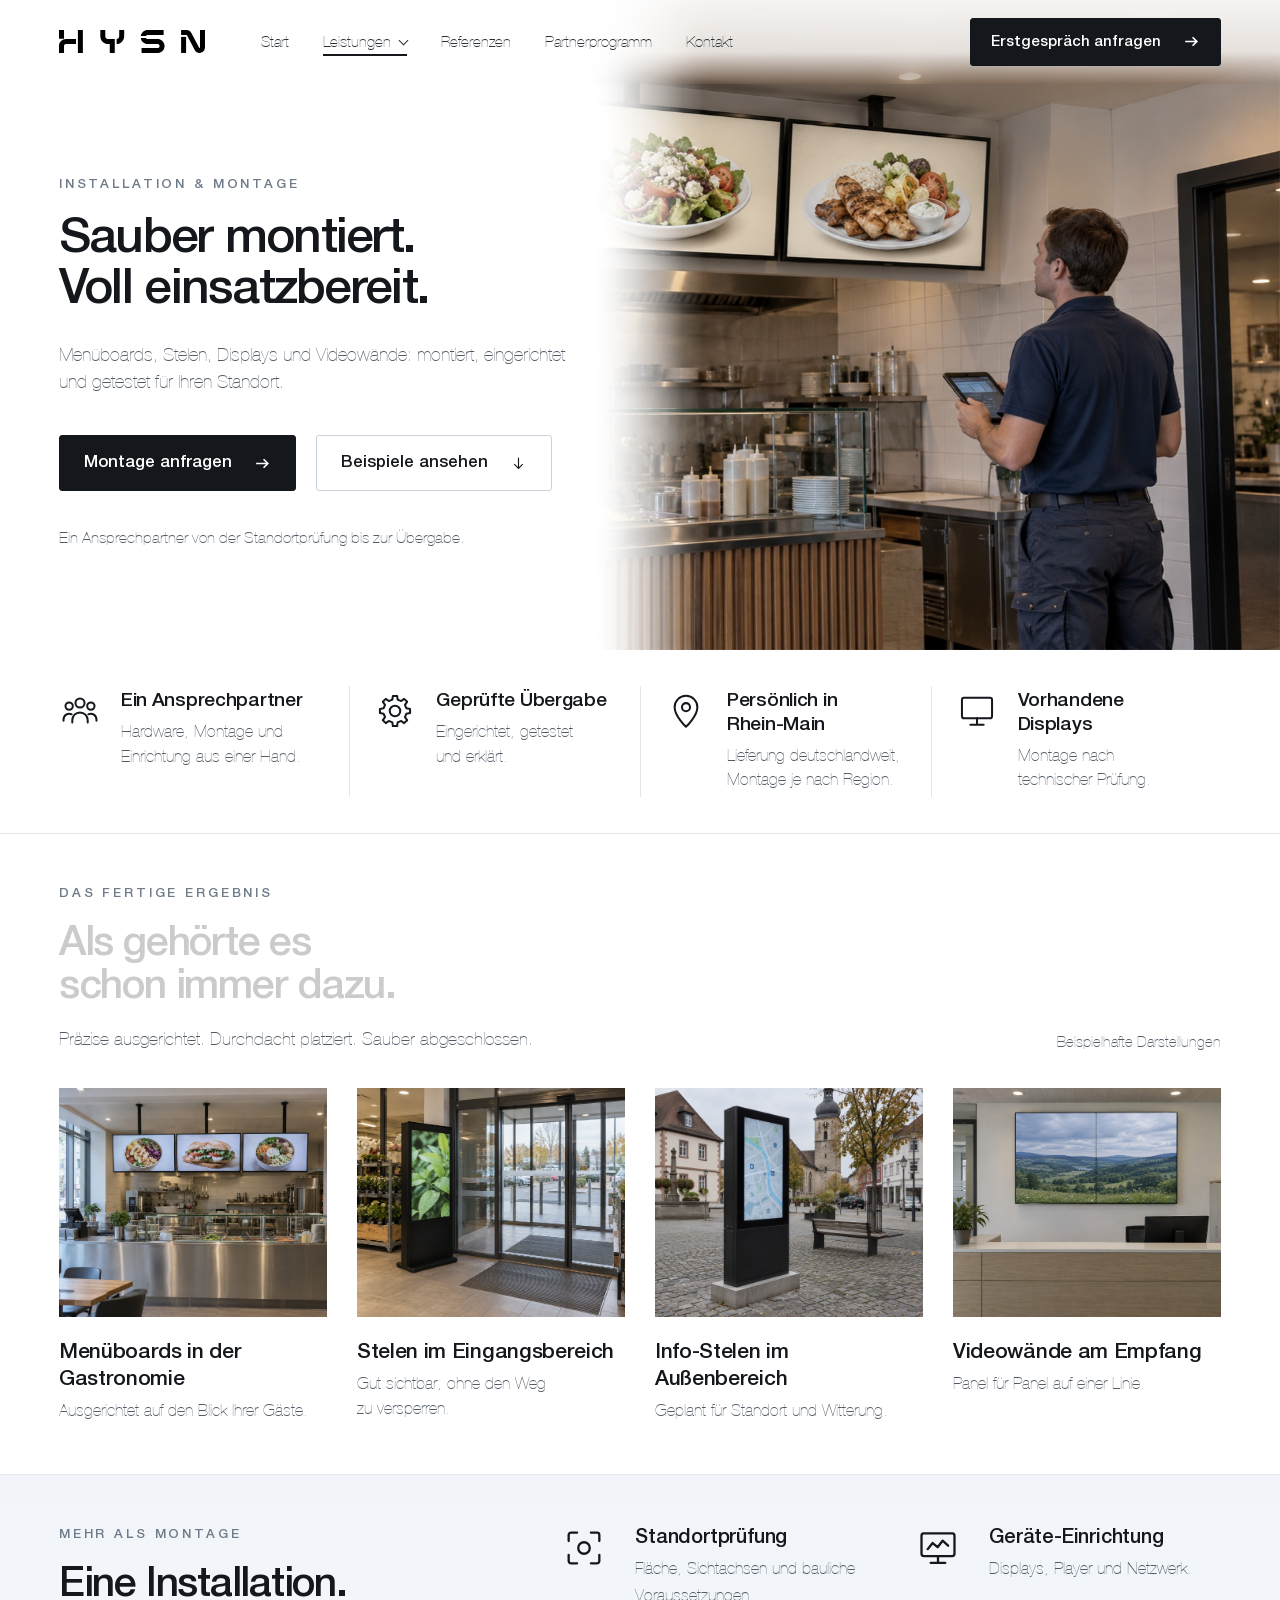
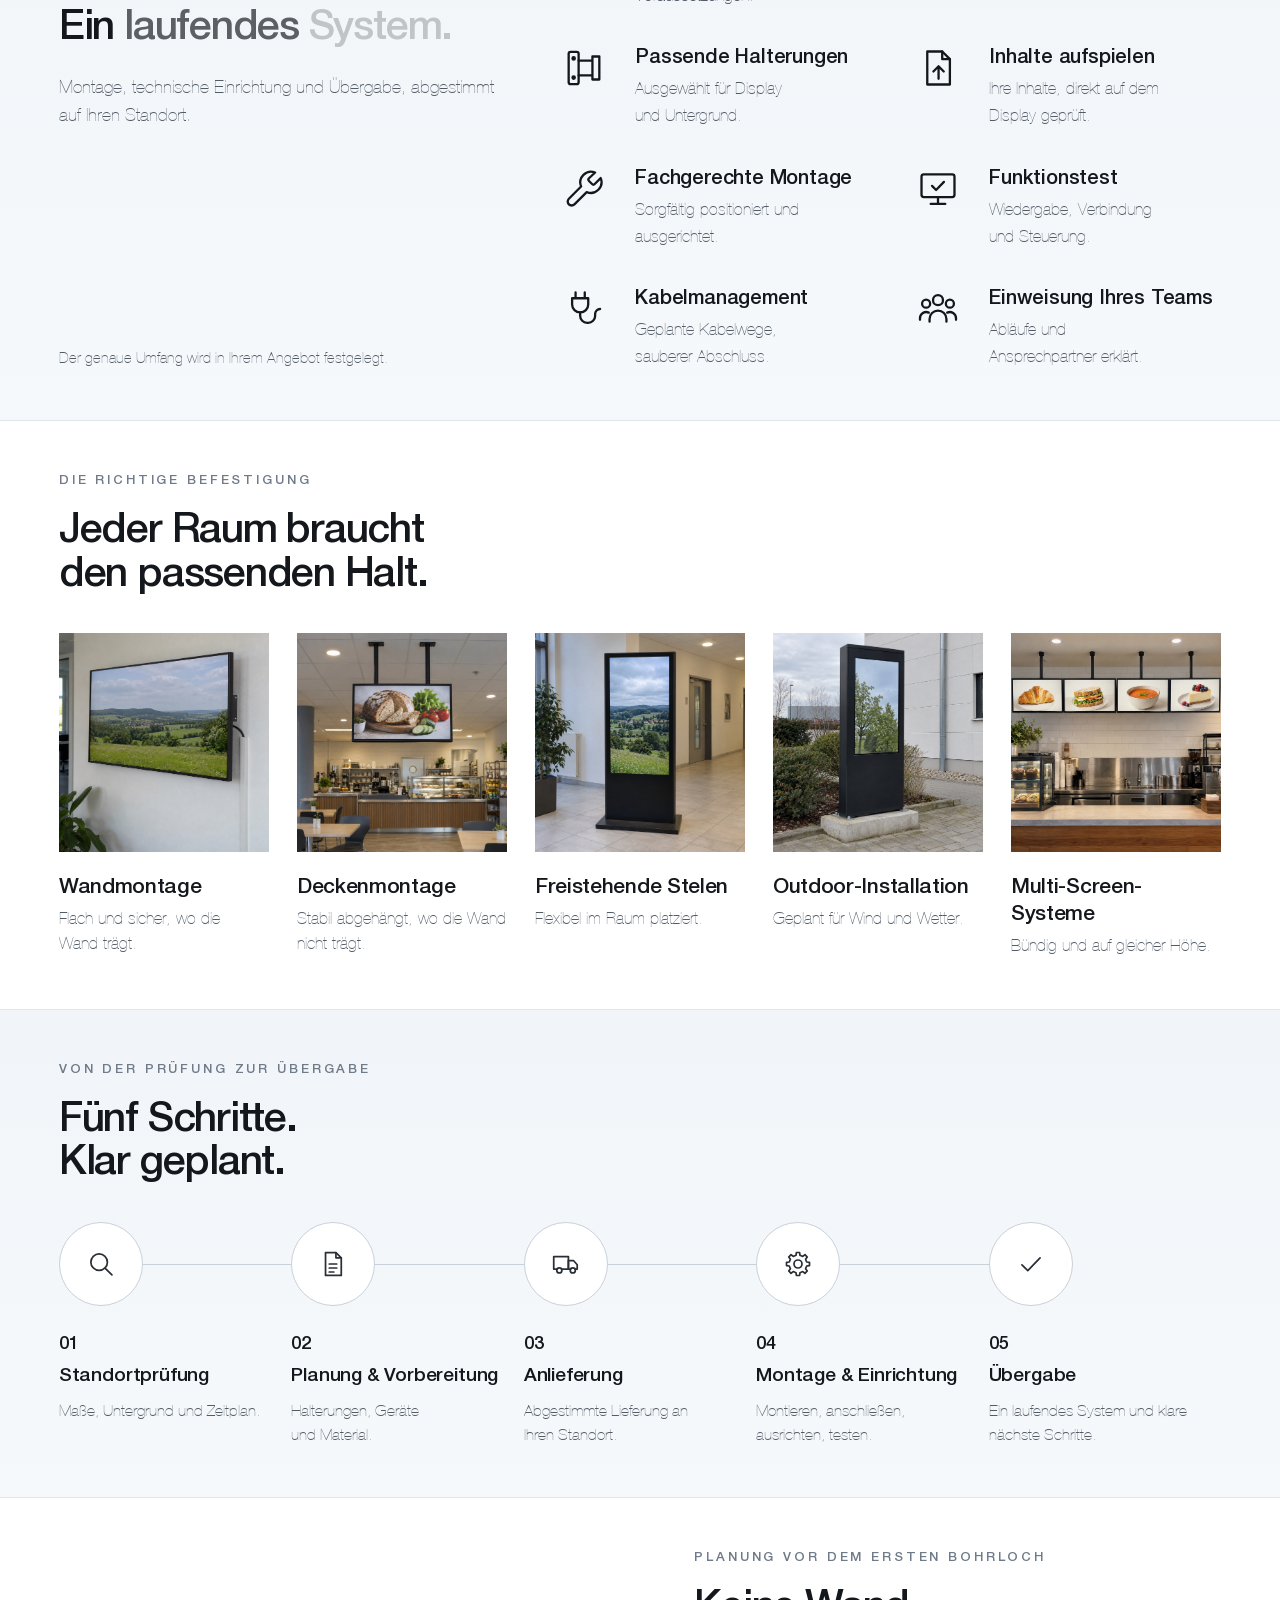
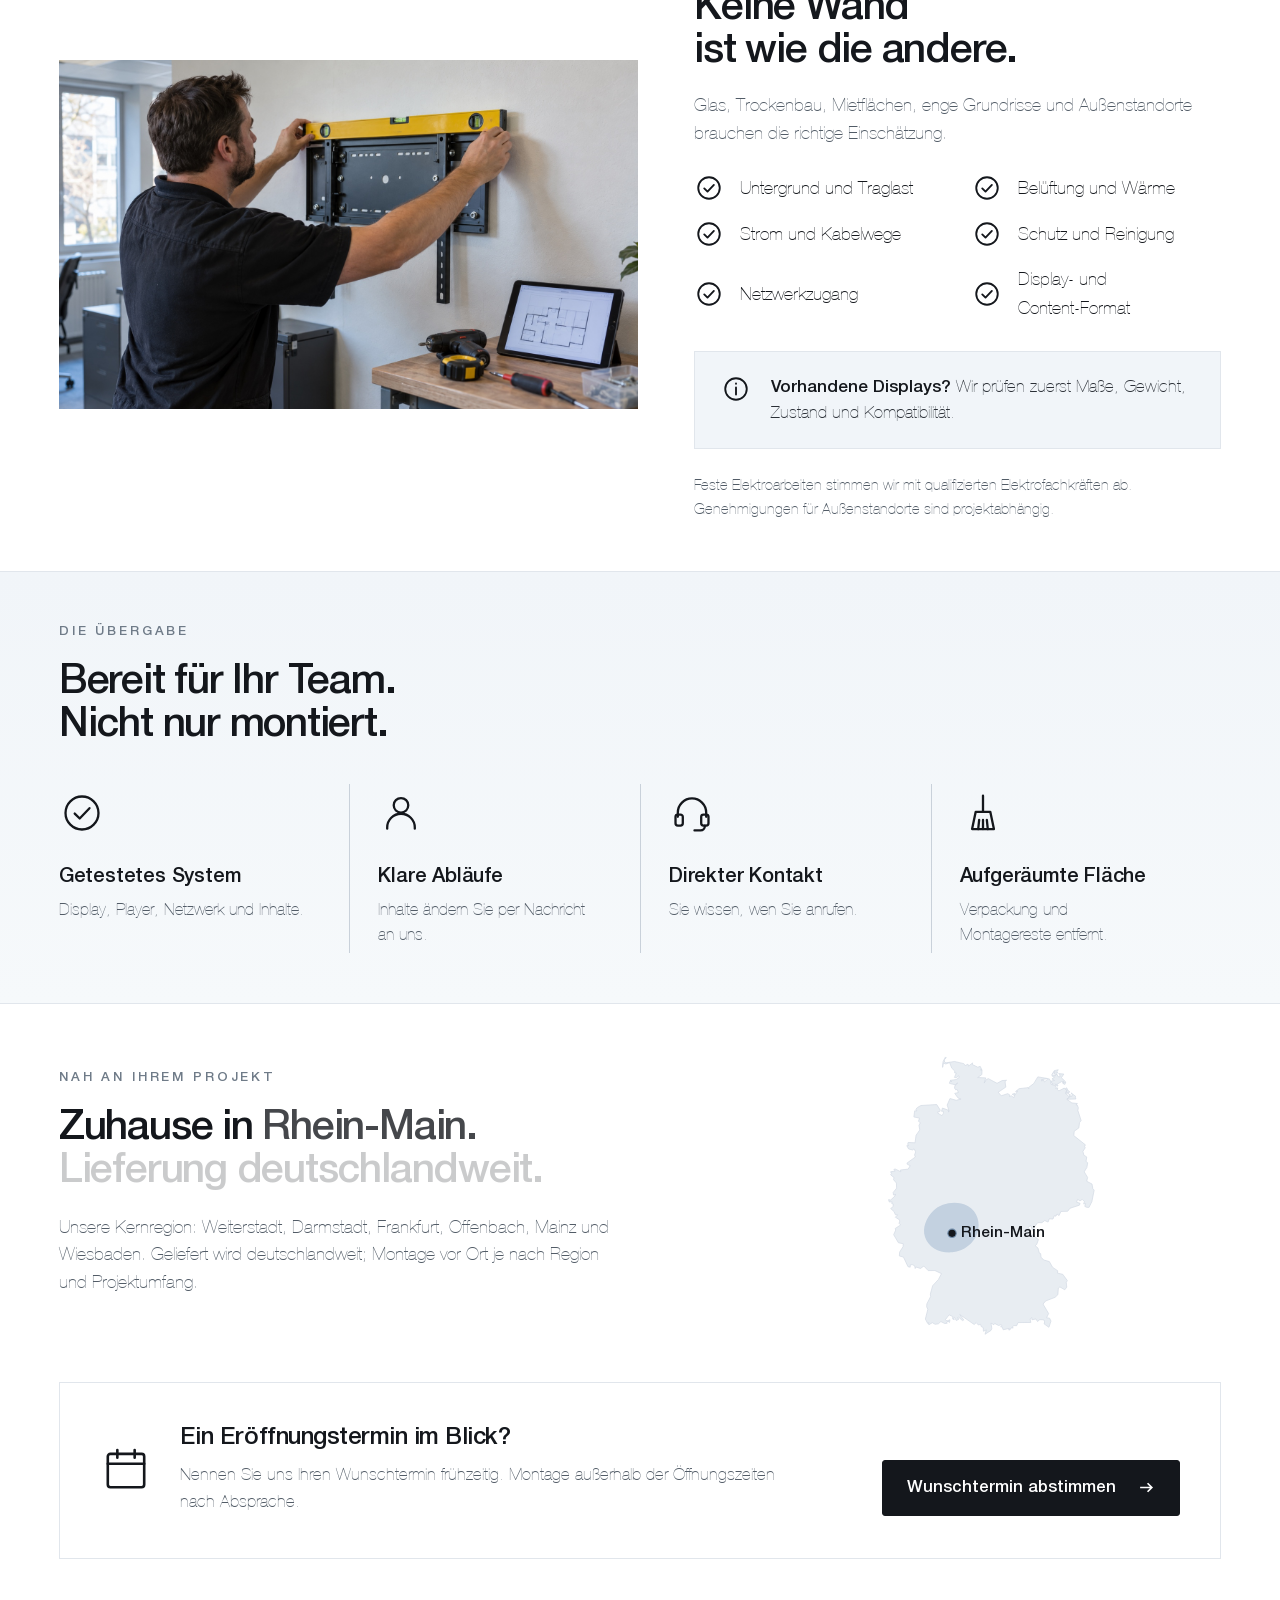
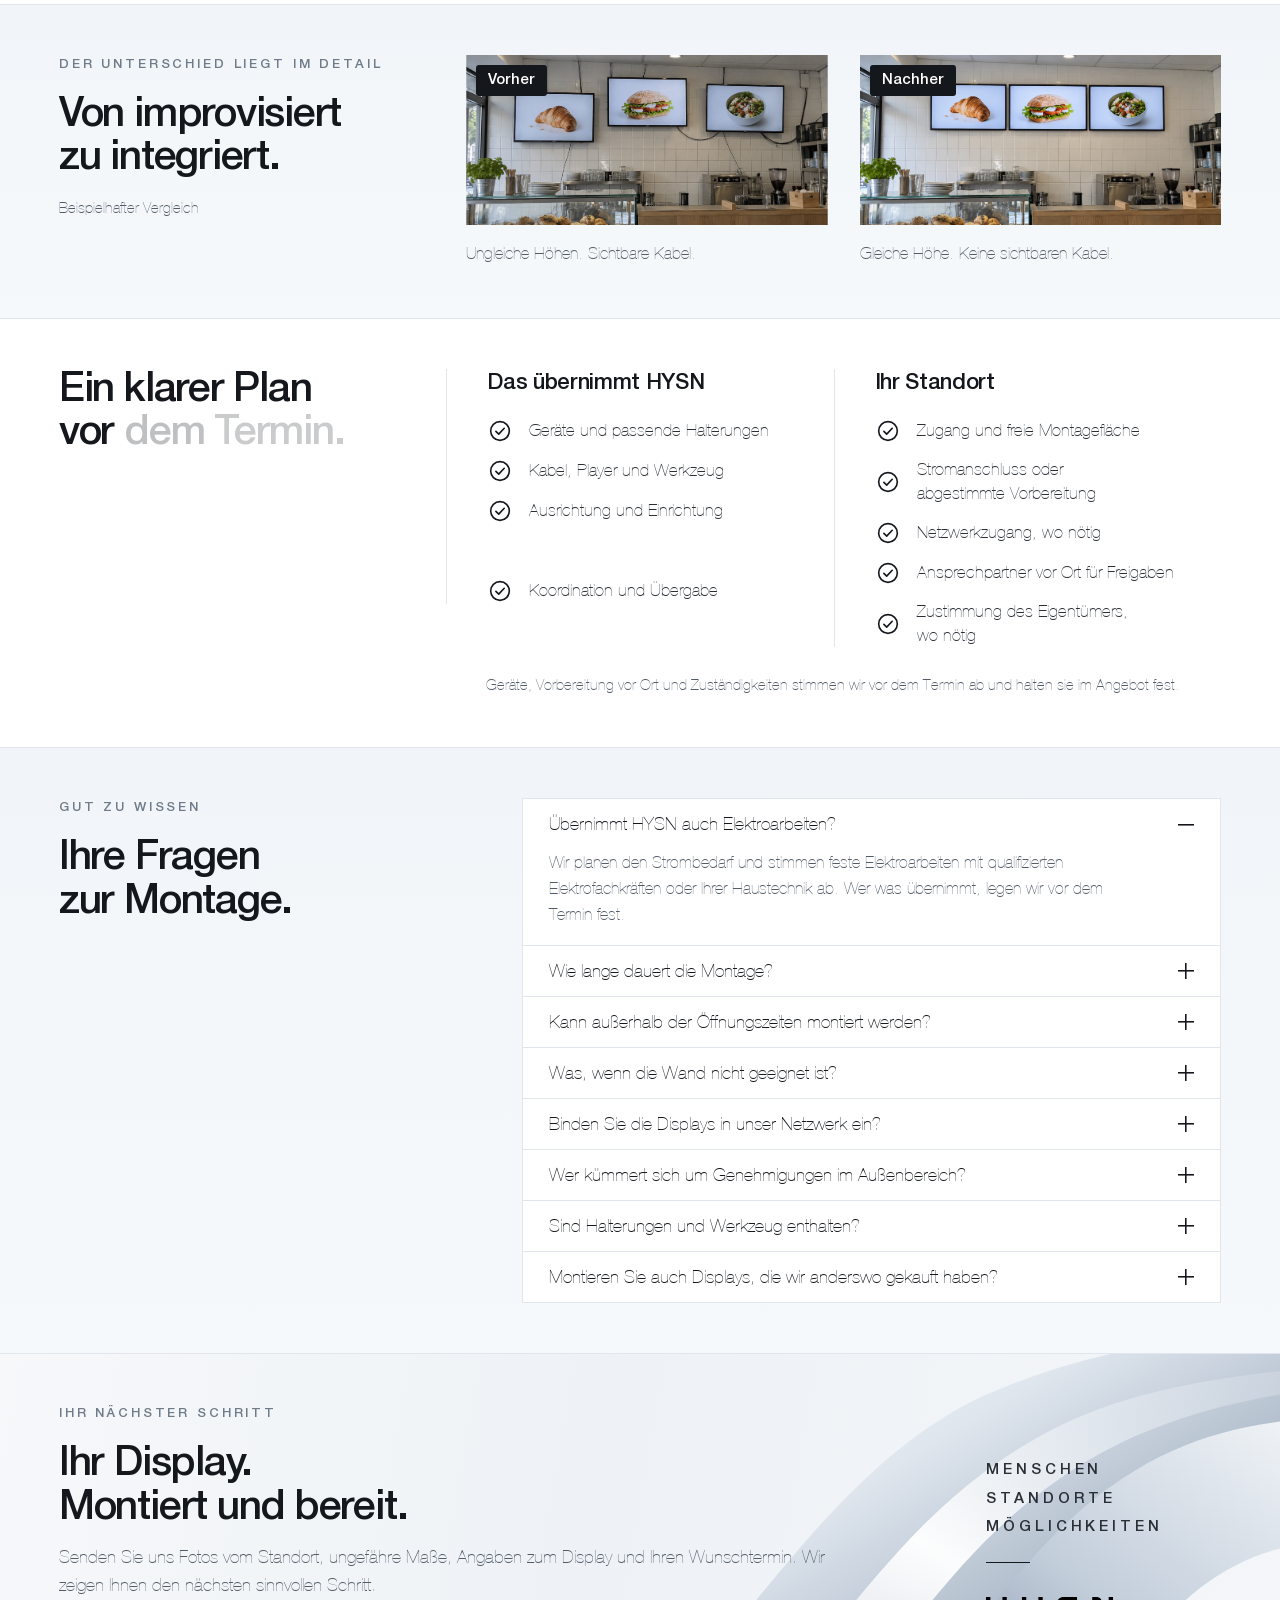
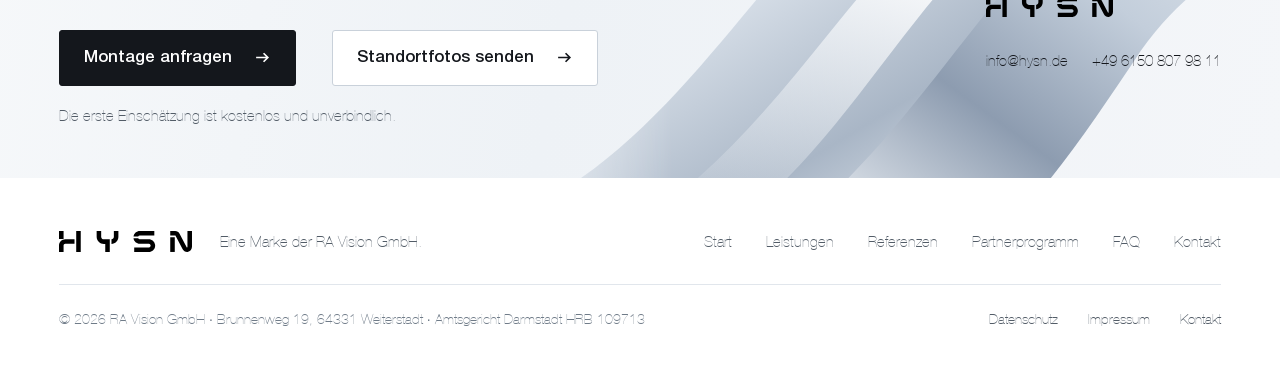
<file: leistungen/installation-montage/index.html>
<!doctype html>
<html lang="de"><head>
<meta charset="utf-8"><meta name="viewport" content="width=device-width, initial-scale=1">
<title>Installation &amp; Montage | HYSN Digital Signage</title><meta name="description" content="Displays, Menüboards, Stelen und Videowände sauber montiert, eingerichtet und getestet. Ein Ansprechpartner von der Standortprüfung bis zur Übergabe.">
<link rel="icon" href="../../assets/img/favicon.svg" type="image/svg+xml"><link rel="stylesheet" href="../../assets/css/site.css?v=23bb50a17d"><link rel="stylesheet" href="../../assets/css/pages/installation.css?v=e7d43863fc">
</head><body class="hero-page">
<a class="skip" href="#inhalt">Zum Inhalt springen</a>
<header class="top"><div class="wrap">
  <a class="logo" href="../../index.html" aria-label="HYSN Startseite"><img src="../../assets/img/logo/hysn-logo.svg" alt="HYSN" width="1485" height="234"></a>
  <nav class="nav" aria-label="Hauptnavigation"><ul><li><a href="../../index.html">Start</a></li><li class="has-sub"><a href="../../leistungen/content-creation/" class="is-cur">Leistungen</a><ul class="sub-menu"><li><a href="../../leistungen/content-creation/">Content Creation</a></li><li><a href="../../leistungen/installation-montage/" aria-current="page">Installation &amp; Montage</a></li><li><a href="../../leistungen/wartung-betrieb/">Wartung &amp; Betrieb</a></li><li><a href="../../leistungen/dooh-hyads/">DOOH &amp; hyads</a></li></ul></li><li><a href="../../referenzen/">Referenzen</a></li><li><a href="../../partnerprogramm/">Partnerprogramm</a></li><li><a href="../../kontakt/">Kontakt</a></li></ul><a class="btn" href="../../kontakt/#anfrage"><span class="btn-t"><span data-t="Erstgespräch anfragen">Erstgespräch anfragen</span></span><svg class="i-arr" viewBox="0 0 16 16" aria-hidden="true"><path d="M2 8h11M9 4l4 4-4 4"/></svg></a></nav>
  <details class="mnav"><summary aria-label="Menü"><svg class="ico ico-bars" viewBox="0 0 24 24"><path d="M3 7h18M3 12h18M3 17h18"/></svg><svg class="ico ico-x" viewBox="0 0 24 24"><path d="M6 6l12 12M18 6 6 18"/></svg></summary>
    <div class="mpanel" data-lenis-prevent><ul><li><a href="../../index.html">Start</a></li><li class="mgroup">Leistungen</li><li class="sub-list"><a href="../../leistungen/content-creation/">Content Creation</a></li><li class="sub-list"><a href="../../leistungen/installation-montage/" aria-current="page">Installation &amp; Montage</a></li><li class="sub-list"><a href="../../leistungen/wartung-betrieb/">Wartung &amp; Betrieb</a></li><li class="sub-list"><a href="../../leistungen/dooh-hyads/">DOOH &amp; hyads</a></li><li><a href="../../referenzen/">Referenzen</a></li><li><a href="../../partnerprogramm/">Partnerprogramm</a></li><li><a href="../../kontakt/">Kontakt</a></li></ul><a class="btn" href="../../kontakt/#anfrage"><span class="btn-t"><span data-t="Erstgespräch anfragen">Erstgespräch anfragen</span></span><svg class="i-arr" viewBox="0 0 16 16" aria-hidden="true"><path d="M2 8h11M9 4l4 4-4 4"/></svg></a></div></details>
</div></header>
<main id="inhalt">

<section class="chero ins-hero"><div class="chero-img"><img src="../../assets/img/installation/montage-hero-menueboards.jpg?v=f4ab8f66c7a9" alt="Drei bündig montierte Menüboards über einer Restauranttheke, rechts ein Techniker mit Tablet" width="1655" height="950" fetchpriority="high"></div>
  <div class="wrap"><div class="chero-text">
    <span class="eyebrow">Installation &amp; Montage</span>
    <h1><span class="ln">Sauber montiert.</span><br><span class="ln">Voll einsatzbereit.</span></h1>
    <p class="lead">Menüboards, Stelen, Displays und Videowände: montiert, eingerichtet und getestet für Ihren Standort.</p>
    <div class="actions"><a class="btn" href="../../kontakt/#anfrage"><span class="btn-t"><span data-t="Montage anfragen">Montage anfragen</span></span><svg class="i-arr" viewBox="0 0 16 16" aria-hidden="true"><path d="M2 8h11M9 4l4 4-4 4"/></svg></a><a class="btn ins-ghost" href="#beispiele"><span class="btn-t"><span data-t="Beispiele ansehen">Beispiele ansehen</span></span><svg class="i-down" viewBox="0 0 24 24" aria-hidden="true"><path d="M12 4v15M6 13l6 6 6-6"/></svg></a></div>
    <p class="note">Ein Ansprechpartner von der Standortprüfung bis zur Übergabe.</p>
  </div></div>
</section>

<section class="ins-strip" aria-label="Das Wichtigste in Kürze"><div class="wrap"><div class="ins-strip-item"><svg class="ico" viewBox="0 0 24 24" aria-hidden="true"><circle cx="12" cy="7.4" r="2.6"/><circle cx="5.8" cy="9.2" r="2.1"/><circle cx="18.2" cy="9.2" r="2.1"/><path d="M7.6 18.6v-1.4a4.4 4.4 0 0 1 8.8 0v1.4M2.6 17.6v-.8a3.2 3.2 0 0 1 4.6-2.9M21.4 17.6v-.8a3.2 3.2 0 0 0-4.6-2.9"/></svg><div><strong>Ein Ansprechpartner</strong><p>Hardware, Montage und Einrichtung aus einer Hand.</p></div></div><div class="ins-strip-item"><svg class="ico" viewBox="0 0 24 24" aria-hidden="true"><path d="M18.53 10.49L20.62 10.79L20.62 13.21L18.53 13.51L17.68 15.55L18.95 17.24L17.24 18.95L15.55 17.68L13.51 18.53L13.21 20.62L10.79 20.62L10.49 18.53L8.45 17.68L6.76 18.95L5.05 17.24L6.32 15.55L5.47 13.51L3.38 13.21L3.38 10.79L5.47 10.49L6.32 8.45L5.05 6.76L6.76 5.05L8.45 6.32L10.49 5.47L10.79 3.38L13.21 3.38L13.51 5.47L15.55 6.32L17.24 5.05L18.95 6.76L17.68 8.45z"/><circle cx="12" cy="12" r="3"/></svg><div><strong>Geprüfte Übergabe</strong><p>Eingerichtet, getestet und erklärt.</p></div></div><div class="ins-strip-item"><svg class="ico" viewBox="0 0 24 24" aria-hidden="true"><path d="M12 21s-6.5-6.1-6.5-11.2a6.5 6.5 0 0 1 13 0C18.5 14.9 12 21 12 21z"/><circle cx="12" cy="9.8" r="2.3"/></svg><div><strong>Persönlich in <span class="nw">Rhein-Main</span></strong><p>Lieferung deutschlandweit, Montage je nach Region.</p></div></div><div class="ins-strip-item"><svg class="ico" viewBox="0 0 24 24" aria-hidden="true"><rect x="3.4" y="4.4" width="17.2" height="11.8" rx="1.2"/><path d="M12 16.2v3.6M8.2 19.8h7.6"/></svg><div><strong>Vorhandene Displays</strong><p>Montage nach technischer Prüfung.</p></div></div></div></section>

<section class="ins-result" id="beispiele"><div class="wrap">
  <div class="ins-head">
    <div><span class="eyebrow">Das fertige Ergebnis</span><h2><span class="ln">Als gehörte es</span><br><span class="ln">schon immer dazu.</span></h2><p class="sub">Präzise ausgerichtet. Durchdacht platziert. Sauber abgeschlossen.</p></div>
    <p class="ins-label">Beispielhafte Darstellungen</p>
  </div>
  <div class="ins-cards"><figure class="ins-card"><img src="../../assets/img/installation/beispiel-restaurant-menueboards.jpg?v=5ad8891f2cad" alt="Drei ausgerichtete Menüboards über einer Restauranttheke" width="1358" height="1158" loading="lazy"><figcaption><h3>Menüboards in der Gastronomie</h3><p>Ausgerichtet auf den Blick Ihrer Gäste.</p></figcaption></figure><figure class="ins-card"><img src="../../assets/img/installation/beispiel-eingang-stele.jpg?v=fe13b66be82b" alt="Digitale Stele im gläsernen Eingangsbereich eines Geschäfts" width="1356" height="1159" loading="lazy"><figcaption><h3>Stelen im Eingangsbereich</h3><p>Gut sichtbar, ohne den Weg zu versperren.</p></figcaption></figure><figure class="ins-card"><img src="../../assets/img/installation/beispiel-outdoor-stele.jpg?v=700704f774f4" alt="Digitale Info-Stele auf einem Platz in der Innenstadt" width="1355" height="1161" loading="lazy"><figcaption><h3>Info-Stelen im Außenbereich</h3><p>Geplant für Standort und Witterung.</p></figcaption></figure><figure class="ins-card"><img src="../../assets/img/installation/beispiel-empfang-videowand.jpg?v=e26cfa0bb848" alt="Videowand aus vier Displays hinter einem Empfangstresen" width="1358" height="1158" loading="lazy"><figcaption><h3>Videowände am Empfang</h3><p>Panel für Panel auf einer Linie.</p></figcaption></figure></div>
</div></section>

<section class="ins-scope"><div class="wrap">
  <div class="ins-scope-text">
    <span class="eyebrow">Mehr als Montage</span>
    <h2><span class="ln">Eine Installation.</span><br><span class="ln">Ein laufendes System.</span></h2>
    <p class="sub">Montage, technische Einrichtung und Übergabe, abgestimmt auf Ihren Standort.</p>
    <p class="small">Der genaue Umfang wird in Ihrem Angebot festgelegt.</p>
  </div>
  <ul class="ins-scope-list"><li><svg class="ico" viewBox="0 0 24 24" aria-hidden="true"><path d="M4 8.4V5.2A1.2 1.2 0 0 1 5.2 4h3.2M15.6 4h3.2A1.2 1.2 0 0 1 20 5.2v3.2M20 15.6v3.2a1.2 1.2 0 0 1-1.2 1.2h-3.2M8.4 20H5.2A1.2 1.2 0 0 1 4 18.8v-3.2"/><circle cx="12" cy="12" r="3"/></svg><div><strong>Standortprüfung</strong><span>Fläche, Sichtachsen und bauliche Voraussetzungen.</span></div></li><li><svg class="ico" viewBox="0 0 24 24" aria-hidden="true"><rect x="4" y="3.6" width="5.2" height="16.8" rx="1"/><path d="M9.2 8.2h7.2M9.2 15.8h7.2M16.4 6v12h3.6V6z"/><circle cx="6.6" cy="7" r=".6"/><circle cx="6.6" cy="17" r=".6"/></svg><div><strong>Passende Halterungen</strong><span>Ausgewählt für Display und Untergrund.</span></div></li><li><svg class="ico" viewBox="0 0 24 24" aria-hidden="true"><path d="M14.6 6.4a1 1 0 0 0 0 1.4l1.6 1.6a1 1 0 0 0 1.4 0l3.1-3.1a5.6 5.6 0 0 1-7.3 7.3L7 20a2 2 0 0 1-2.9-2.9l6.4-6.4a5.6 5.6 0 0 1 7.3-7.3z"/></svg><div><strong>Fachgerechte Montage</strong><span>Sorgfältig positioniert und ausgerichtet.</span></div></li><li><svg class="ico" viewBox="0 0 24 24" aria-hidden="true"><path d="M7.6 3.4v3M12.4 3.4v3M5.8 6.4h8.4v3.2a4.2 4.2 0 0 1-8.4 0z"/><path d="M10 13.8v1.8a3.6 3.6 0 0 0 3.6 3.6h.6a3.6 3.6 0 0 0 3.6-3.6v-1a2.6 2.6 0 0 1 2.6-2.6"/></svg><div><strong>Kabelmanagement</strong><span>Geplante Kabelwege, sauberer Abschluss.</span></div></li><li><svg class="ico" viewBox="0 0 24 24" aria-hidden="true"><rect x="3.4" y="4.4" width="17.2" height="11.8" rx="1.2"/><path d="M12 16.2v3.6M8.2 19.8h7.6"/><path d="m6.6 12.6 2.6-3.2 2.6 2.2 2.6-3.4 2.9 2.6"/></svg><div><strong>Geräte-Einrichtung</strong><span>Displays, Player und Netzwerk.</span></div></li><li><svg class="ico" viewBox="0 0 24 24" aria-hidden="true"><path d="M6.4 3.4h7.8l4 4v13.2H6.4z"/><path d="M14.2 3.4v4h4M12.3 17.6v-6.4M9.6 13.8l2.7-2.7 2.7 2.7"/></svg><div><strong>Inhalte aufspielen</strong><span>Ihre Inhalte, direkt auf dem Display geprüft.</span></div></li><li><svg class="ico" viewBox="0 0 24 24" aria-hidden="true"><rect x="3.4" y="4.4" width="17.2" height="11.8" rx="1.2"/><path d="M12 16.2v3.6M8.2 19.8h7.6"/><path d="m8.9 10.4 2.1 2.1 4.1-4.2"/></svg><div><strong>Funktionstest</strong><span>Wiedergabe, Verbindung und Steuerung.</span></div></li><li><svg class="ico" viewBox="0 0 24 24" aria-hidden="true"><circle cx="12" cy="7.4" r="2.6"/><circle cx="5.8" cy="9.2" r="2.1"/><circle cx="18.2" cy="9.2" r="2.1"/><path d="M7.6 18.6v-1.4a4.4 4.4 0 0 1 8.8 0v1.4M2.6 17.6v-.8a3.2 3.2 0 0 1 4.6-2.9M21.4 17.6v-.8a3.2 3.2 0 0 0-4.6-2.9"/></svg><div><strong>Einweisung Ihres Teams</strong><span>Abläufe und Ansprechpartner erklärt.</span></div></li></ul>
</div></section>

<section class="ins-mounts"><div class="wrap">
  <span class="eyebrow">Die richtige Befestigung</span>
  <h2><span class="ln">Jeder Raum braucht</span><br><span class="ln">den passenden Halt.</span></h2>
  <div class="ins-cards ins-cards--5"><figure class="ins-card"><img src="../../assets/img/installation/befestigung-wand.jpg?v=48742aad1bef" alt="Flaches Display an einer hellen Wand montiert" width="1254" height="1254" loading="lazy"><figcaption><h3>Wandmontage</h3><p>Flach und sicher, wo die Wand trägt.</p></figcaption></figure><figure class="ins-card"><img src="../../assets/img/installation/befestigung-decke.jpg?v=46e485810781" alt="Display an zwei Deckenstangen abgehängt" width="1254" height="1254" loading="lazy"><figcaption><h3>Deckenmontage</h3><p>Stabil abgehängt, wo die Wand nicht trägt.</p></figcaption></figure><figure class="ins-card"><img src="../../assets/img/installation/befestigung-stele.jpg?v=66279188b538" alt="Freistehende digitale Stele in einer hellen Halle" width="1254" height="1254" loading="lazy"><figcaption><h3>Freistehende Stelen</h3><p>Flexibel im Raum platziert.</p></figcaption></figure><figure class="ins-card"><img src="../../assets/img/installation/befestigung-outdoor.jpg?v=abf399621c9b" alt="Digitale Stele im Außenbereich auf festem Sockel" width="1254" height="1254" loading="lazy"><figcaption><h3>Outdoor-Installation</h3><p>Geplant für Wind und Wetter.</p></figcaption></figure><figure class="ins-card"><img src="../../assets/img/installation/befestigung-multiscreen.jpg?v=d87f31e0a8e4" alt="Vier Menüboards in einer Reihe über einer Theke" width="1254" height="1254" loading="lazy"><figcaption><h3>Multi-Screen-Systeme</h3><p>Bündig und auf gleicher Höhe.</p></figcaption></figure></div>
</div></section>

<section class="next ins-ablauf"><div class="wrap">
  <div><span class="eyebrow">Von der Prüfung zur Übergabe</span><h2><span class="ln">Fünf Schritte.</span><br><span class="ln">Klar geplant.</span></h2></div>
  <div class="flow"><div><span class="ring"><svg class="ico" viewBox="0 0 24 24" aria-hidden="true"><circle cx="10.6" cy="10.6" r="6.2"/><path d="m15.2 15.2 5 5"/></svg></span><b>01</b><h3>Standortprüfung</h3><p>Maße, Untergrund und Zeitplan.</p></div><div><span class="ring"><svg class="ico" viewBox="0 0 24 24" aria-hidden="true"><path d="M6.4 3.4h7.8l4 4v13.2H6.4z"/><path d="M14.2 3.4v4h4M9.2 12h5.6M9.2 15h5.6M9.2 18h3.4"/></svg></span><b>02</b><h3>Planung & Vorbereitung</h3><p>Halterungen, Geräte und Material.</p></div><div><span class="ring"><svg class="ico" viewBox="0 0 24 24" aria-hidden="true"><path d="M2.8 6.4h11v9.4H9M5 15.8H2.8V6.4"/><path d="M13.8 9.4h3.8l2.8 3.2v3.2h-1.4M13.8 15.8h1.6M13.8 9.4v6.4"/><circle cx="7" cy="16.8" r="1.9"/><circle cx="17.1" cy="16.8" r="1.9"/></svg></span><b>03</b><h3>Anlieferung</h3><p>Abgestimmte Lieferung an Ihren Standort.</p></div><div><span class="ring"><svg class="ico" viewBox="0 0 24 24" aria-hidden="true"><path d="M18.53 10.49L20.62 10.79L20.62 13.21L18.53 13.51L17.68 15.55L18.95 17.24L17.24 18.95L15.55 17.68L13.51 18.53L13.21 20.62L10.79 20.62L10.49 18.53L8.45 17.68L6.76 18.95L5.05 17.24L6.32 15.55L5.47 13.51L3.38 13.21L3.38 10.79L5.47 10.49L6.32 8.45L5.05 6.76L6.76 5.05L8.45 6.32L10.49 5.47L10.79 3.38L13.21 3.38L13.51 5.47L15.55 6.32L17.24 5.05L18.95 6.76L17.68 8.45z"/><circle cx="12" cy="12" r="3"/></svg></span><b>04</b><h3>Montage & Einrichtung</h3><p>Montieren, anschließen, ausrichten, testen.</p></div><div><span class="ring"><svg class="ico" viewBox="0 0 24 24" aria-hidden="true"><path d="m5.2 12.6 4.4 4.4 9.2-9.6"/></svg></span><b>05</b><h3>Übergabe</h3><p>Ein laufendes System und klare nächste Schritte.</p></div></div>
</div></section>

<section class="ins-ready"><div class="wrap">
  <div class="ins-ready-img"><img src="../../assets/img/installation/montage-wasserwaage.jpg?v=2898b272a15a" alt="Techniker richtet eine Wandhalterung mit der Wasserwaage aus, daneben ein Tablet mit Grundriss" width="1614" height="974" loading="lazy"></div>
  <div class="ins-ready-text">
    <span class="eyebrow">Planung vor dem ersten Bohrloch</span>
    <h2><span class="ln">Keine Wand</span><br><span class="ln">ist wie die andere.</span></h2>
    <p class="sub">Glas, Trockenbau, Mietflächen, enge Grundrisse und Außenstandorte brauchen die richtige Einschätzung.</p>
    <ul class="ins-checks"><li><svg class="ico" viewBox="0 0 24 24" aria-hidden="true"><circle cx="12" cy="12" r="8.6"/><path d="m8.2 12.3 2.6 2.6 5.1-5.4"/></svg>Untergrund und Traglast</li><li><svg class="ico" viewBox="0 0 24 24" aria-hidden="true"><circle cx="12" cy="12" r="8.6"/><path d="m8.2 12.3 2.6 2.6 5.1-5.4"/></svg>Strom und Kabelwege</li><li><svg class="ico" viewBox="0 0 24 24" aria-hidden="true"><circle cx="12" cy="12" r="8.6"/><path d="m8.2 12.3 2.6 2.6 5.1-5.4"/></svg>Netzwerkzugang</li><li><svg class="ico" viewBox="0 0 24 24" aria-hidden="true"><circle cx="12" cy="12" r="8.6"/><path d="m8.2 12.3 2.6 2.6 5.1-5.4"/></svg>Belüftung und Wärme</li><li><svg class="ico" viewBox="0 0 24 24" aria-hidden="true"><circle cx="12" cy="12" r="8.6"/><path d="m8.2 12.3 2.6 2.6 5.1-5.4"/></svg>Schutz und Reinigung</li><li><svg class="ico" viewBox="0 0 24 24" aria-hidden="true"><circle cx="12" cy="12" r="8.6"/><path d="m8.2 12.3 2.6 2.6 5.1-5.4"/></svg>Display- und Content-Format</li></ul>
    <div class="ins-inset"><svg class="ico" viewBox="0 0 24 24" aria-hidden="true"><circle cx="12" cy="12" r="8.6"/><path d="M12 10.8v5.6M12 7.6v.2"/></svg><p><strong>Vorhandene Displays?</strong> Wir prüfen zuerst Maße, Gewicht, Zustand und Kompatibilität.</p></div>
    <p class="small">Feste Elektroarbeiten stimmen wir mit qualifizierten Elektrofachkräften ab. Genehmigungen für Außenstandorte sind projektabhängig.</p>
  </div>
</div></section>

<section class="ins-hand"><div class="wrap">
  <div><span class="eyebrow">Die Übergabe</span><h2><span class="ln">Bereit für Ihr Team.</span><br><span class="ln">Nicht nur montiert.</span></h2></div>
  <div class="ins-hand-grid"><div><svg class="ico" viewBox="0 0 24 24" aria-hidden="true"><circle cx="12" cy="12" r="8.6"/><path d="m8.2 12.3 2.6 2.6 5.1-5.4"/></svg><h3>Getestetes System</h3><p>Display, Player, Netzwerk und Inhalte.</p></div><div><svg class="ico" viewBox="0 0 24 24" aria-hidden="true"><circle cx="12" cy="8" r="3.8"/><path d="M4.8 20.2v-.6a7.2 7.2 0 0 1 14.4 0v.6"/></svg><h3>Klare Abläufe</h3><p>Inhalte ändern Sie per Nachricht an uns.</p></div><div><svg class="ico" viewBox="0 0 24 24" aria-hidden="true"><path d="M4.6 14v-2.2a7.4 7.4 0 0 1 14.8 0V14"/><rect x="3.4" y="12.8" width="3.8" height="5.8" rx="1.2"/><rect x="16.8" y="12.8" width="3.8" height="5.8" rx="1.2"/><path d="M18.7 18.6v.3a2.2 2.2 0 0 1-2.2 2.2h-3.2"/></svg><h3>Direkter Kontakt</h3><p>Sie wissen, wen Sie anrufen.</p></div><div><svg class="ico" viewBox="0 0 24 24" aria-hidden="true"><path d="M12 3v8.4"/><path d="M8.2 11.4h7.6l1.9 9H6.3z"/><path d="M10 15.6l-.5 4.8M14 15.6l.5 4.8M12 15.6v4.8"/></svg><h3>Aufgeräumte Fläche</h3><p>Verpackung und Montagereste entfernt.</p></div></div>
</div></section>

<section class="place ins-region"><div class="wrap">
  <div>
    <span class="eyebrow">Nah an Ihrem Projekt</span>
    <h2><span class="ln">Zuhause in Rhein-Main.</span><br><span class="ln">Lieferung deutschlandweit.</span></h2>
    <p class="sub">Unsere Kernregion: Weiterstadt, Darmstadt, Frankfurt, Offenbach, Mainz und Wiesbaden. Geliefert wird deutschlandweit; Montage vor Ort je nach Region und Projektumfang.</p>
  </div>
  <svg class="map" viewBox="-10 -10 370 492" role="img" aria-label="Deutschlandkarte mit markierter Region Rhein-Main">
    <path class="land" d="M98.4,3.4L99.8,5.0L96.4,8.0L96.9,11.9L99.3,13.3L113.7,11.0L129.3,14.6L131.5,17.9L136.3,15.5L137.3,18.7L144.0,13.4L143.6,16.1L152.7,20.6L156.9,19.2L159.9,25.7L157.9,23.9L157.2,25.6L159.9,25.8L159.6,33.0L152.6,38.0L166.1,38.6L163.6,47.3L167.2,41.2L170.6,39.9L185.2,47.7L193.7,43.1L201.2,42.6L198.6,44.7L199.9,54.1L187.1,62.7L192.2,68.7L203.1,65.1L206.1,66.9L206.1,70.0L209.0,68.5L213.5,72.0L214.6,67.9L210.6,66.2L214.9,64.6L214.9,67.9L220.0,60.6L216.2,61.7L222.1,56.8L237.4,55.0L238.8,57.0L237.7,55.1L246.9,48.1L253.7,36.9L270.5,39.7L259.9,41.6L261.1,41.7L259.7,43.8L263.8,42.2L264.7,45.3L272.6,39.7L275.4,44.0L275.9,49.1L282.7,51.9L284.9,55.2L283.9,56.4L287.6,55.5L286.3,57.5L289.1,60.6L298.2,55.7L302.3,59.8L300.0,64.2L306.4,70.7L303.0,74.0L307.3,71.5L306.1,66.6L308.3,66.6L308.1,70.0L311.2,69.5L311.4,66.2L309.8,63.8L318.0,70.2L316.7,71.1L317.8,74.1L302.3,74.5L311.1,80.7L320.3,81.7L317.8,83.8L319.9,84.0L321.9,88.9L321.1,93.4L326.6,110.3L323.9,113.8L322.7,122.8L315.0,128.3L314.2,135.6L333.8,151.2L332.3,154.0L333.5,156.1L329.6,162.2L331.2,168.6L336.0,171.5L334.9,178.7L337.6,181.6L336.2,189.4L331.8,196.6L337.5,206.0L336.0,212.5L344.9,217.1L346.2,224.7L348.5,227.4L344.7,246.5L340.0,256.3L336.5,256.4L332.7,254.7L334.2,250.0L330.8,250.6L332.1,246.7L328.6,242.9L324.6,245.5L320.7,242.8L318.9,247.6L324.8,249.5L323.7,252.7L307.9,257.8L304.0,262.9L292.6,263.2L289.4,270.2L286.0,267.4L284.2,271.1L281.3,270.5L279.3,276.0L273.1,275.5L271.0,281.1L265.4,278.5L260.7,282.1L253.6,282.0L247.9,289.4L246.5,295.2L244.8,295.0L241.4,286.6L237.3,290.7L241.6,294.3L241.6,299.3L243.8,302.3L254.8,310.4L251.9,318.6L249.3,320.7L254.0,324.7L256.3,333.4L258.5,334.1L259.1,340.1L263.7,344.9L273.1,347.5L278.7,357.3L287.1,362.9L287.0,367.0L295.7,369.0L303.4,379.5L301.6,382.7L302.4,390.5L299.1,395.0L290.9,390.2L288.3,392.1L287.4,403.3L282.7,407.7L266.9,413.8L262.5,419.0L271.9,434.9L268.5,442.1L273.5,442.7L275.9,447.6L272.4,458.1L264.3,452.3L265.3,449.0L263.7,445.4L257.0,445.2L253.2,448.3L250.6,444.0L243.9,445.4L243.7,441.6L240.7,444.1L242.0,449.9L220.4,450.1L218.3,455.3L212.9,455.2L211.0,457.7L212.4,459.3L209.2,458.9L206.7,462.5L204.8,462.5L205.6,459.9L195.5,462.2L193.6,457.3L191.2,457.3L193.3,455.0L191.9,453.7L187.7,455.0L181.2,451.6L179.8,453.8L174.9,450.9L176.4,460.0L175.0,463.3L165.0,469.8L167.2,462.4L162.2,464.7L162.0,458.6L158.5,456.8L157.5,453.0L153.8,454.2L150.1,450.2L146.8,453.4L122.5,436.6L129.2,445.9L127.0,446.8L120.5,441.1L118.6,442.1L121.1,444.3L116.7,446.7L113.6,441.5L112.2,442.8L113.2,445.2L110.6,444.2L110.7,440.0L104.5,437.1L98.3,445.2L101.0,447.4L106.0,445.4L105.1,450.0L102.7,447.7L100.4,449.6L101.5,451.1L97.4,451.8L90.7,448.4L86.4,452.2L81.0,453.0L76.3,450.3L70.6,453.8L69.2,452.3L70.6,450.4L68.3,451.1L64.6,444.2L68.8,427.6L66.8,423.8L67.1,418.7L73.5,406.2L73.0,402.1L76.9,388.0L86.4,377.9L91.7,367.8L80.7,362.6L69.3,362.7L62.1,355.0L56.4,359.1L49.0,356.7L47.5,359.2L46.6,354.7L42.5,352.6L39.3,353.1L39.1,356.9L35.4,356.1L27.8,340.0L20.9,338.1L21.3,331.6L27.1,322.5L27.5,317.5L19.3,315.9L11.3,302.4L14.7,294.6L14.0,291.8L23.0,286.0L20.4,283.2L21.7,279.2L20.0,276.4L14.1,273.0L18.1,269.0L14.1,268.7L12.0,263.5L6.2,258.3L10.3,255.2L10.7,250.7L8.1,250.0L8.7,247.0L3.9,247.3L2.7,243.4L6.4,243.9L14.0,236.8L13.0,235.6L14.8,234.5L11.0,235.5L10.5,231.3L16.3,224.0L15.9,215.4L11.0,209.7L12.0,206.4L6.2,201.5L7.7,199.9L6.2,196.5L13.9,195.3L11.6,192.7L13.6,191.7L23.3,196.5L22.7,193.5L35.6,192.1L39.1,186.3L33.9,183.6L34.0,181.6L47.9,171.6L46.4,168.3L48.3,163.0L45.5,157.8L43.4,159.8L36.4,158.1L33.4,152.6L36.6,152.1L34.9,150.6L35.6,147.2L47.3,147.8L48.9,135.2L55.2,126.1L53.9,118.5L56.1,114.0L53.1,111.7L54.7,106.2L45.3,104.3L46.6,94.0L50.4,94.1L48.7,91.4L51.3,88.3L57.3,85.0L83.7,83.4L89.6,92.7L88.9,95.2L85.5,95.6L85.8,98.1L92.6,102.1L95.0,98.0L95.0,94.7L91.8,94.8L93.3,89.4L102.6,92.6L104.1,94.5L102.7,95.9L104.6,94.9L101.3,84.3L106.0,73.3L116.4,76.3L124.6,74.2L119.5,72.3L114.0,64.7L120.2,63.2L118.1,58.1L115.5,58.6L113.6,55.6L114.6,50.9L119.0,47.2L115.0,50.2L105.0,47.8L105.9,44.5L109.0,44.6L106.1,42.8L116.8,41.3L121.7,37.6L120.4,34.8L117.2,38.4L113.5,37.8L116.7,30.4L113.8,30.2L114.1,27.2L109.0,22.2L105.4,12.9L98.8,15.2L94.8,13.5L93.6,20.9L94.3,11.4L98.4,3.4ZM307.6,62.2L306.3,62.1L304.4,66.0L304.3,63.1L300.9,64.9L302.5,60.1L300.2,56.5L302.2,55.3L304.7,59.9L307.6,62.2ZM287.2,30.2L285.8,29.1L281.0,32.5L282.6,27.2L277.9,32.5L281.3,26.4L288.1,24.9L286.1,27.9L287.2,30.2ZM288.7,31.4L297.5,32.2L293.4,38.3L300.8,45.5L299.3,49.6L296.3,48.2L298.5,46.4L294.9,47.0L297.7,45.0L293.8,44.8L285.2,49.8L287.7,50.7L286.7,52.7L282.8,50.9L284.5,49.3L277.1,49.1L278.8,47.9L276.2,46.1L276.7,43.7L281.8,43.0L277.5,40.3L282.0,37.2L277.9,35.8L277.3,33.2L283.4,35.2L283.1,32.9L285.8,31.2L284.6,33.1L286.1,32.5L287.5,36.4L291.0,37.1L290.8,33.1L288.7,31.4Z"/><path class="area" d="M78 262c14-14 40-18 58-8 16 9 22 28 16 46-6 17-22 30-42 32-21 2-40-8-46-26-5-15 2-32 14-44z"/>
    <circle class="pulse" cx="109.5" cy="300" r="8"/><circle class="dot" cx="109.5" cy="300" r="6"/><text x="124" y="306">Rhein-Main</text></svg>
  <div class="ins-date"><svg class="ico" viewBox="0 0 24 24" aria-hidden="true"><rect x="3.6" y="5" width="16.8" height="15.4" rx="1.2"/><path d="M3.6 9.6h16.8M8 3.2v3.6M16 3.2v3.6"/></svg><div>
    <h3>Ein Eröffnungstermin im Blick?</h3>
    <p>Nennen Sie uns Ihren Wunschtermin frühzeitig. Montage außerhalb der Öffnungszeiten nach Absprache.</p>
    <a class="btn" href="../../kontakt/#anfrage"><span class="btn-t"><span data-t="Wunschtermin abstimmen">Wunschtermin abstimmen</span></span><svg class="i-arr" viewBox="0 0 16 16" aria-hidden="true"><path d="M2 8h11M9 4l4 4-4 4"/></svg></a>
  </div></div>
</div></section>

<section class="ins-ba"><div class="wrap">
  <div><span class="eyebrow">Der Unterschied liegt im Detail</span><h2><span class="ln">Von improvisiert</span><br><span class="ln">zu integriert.</span></h2><p class="small">Beispielhafter Vergleich</p></div>
  <div class="ins-ba-pair">
    <figure><div class="ins-ba-img"><img src="../../assets/img/installation/vergleich-vorher.jpg?v=ed0f7d600614" alt="Vorher: drei ungleich hoch montierte Displays, Kabel hängen sichtbar von der Decke und an der Wand" width="1823" height="863" loading="lazy"><span class="ins-tag">Vorher</span></div><figcaption>Ungleiche Höhen. Sichtbare Kabel.</figcaption></figure>
    <figure><div class="ins-ba-img"><img src="../../assets/img/installation/vergleich-nachher.jpg?v=0f865b146abe" alt="Nachher: drei bündig nebeneinander montierte Menüboards ohne sichtbare Kabel" width="1823" height="863" loading="lazy"><span class="ins-tag">Nachher</span></div><figcaption>Gleiche Höhe. Keine sichtbaren Kabel.</figcaption></figure>
  </div>
</div></section>

<section class="ins-split"><div class="wrap">
  <h2><span class="ln">Ein klarer Plan</span><br><span class="ln">vor dem Termin.</span></h2>
  <div class="ins-split-col"><h3>Das übernimmt HYSN</h3><ul><li><svg class="ico" viewBox="0 0 24 24" aria-hidden="true"><circle cx="12" cy="12" r="8.6"/><path d="m8.2 12.3 2.6 2.6 5.1-5.4"/></svg>Geräte und passende Halterungen</li><li><svg class="ico" viewBox="0 0 24 24" aria-hidden="true"><circle cx="12" cy="12" r="8.6"/><path d="m8.2 12.3 2.6 2.6 5.1-5.4"/></svg>Kabel, Player und Werkzeug</li><li><svg class="ico" viewBox="0 0 24 24" aria-hidden="true"><circle cx="12" cy="12" r="8.6"/><path d="m8.2 12.3 2.6 2.6 5.1-5.4"/></svg>Ausrichtung und Einrichtung</li><li><svg class="ico" viewBox="0 0 24 24" aria-hidden="true"><circle cx="12" cy="12" r="8.6"/><path d="m8.2 12.3 2.6 2.6 5.1-5.4"/></svg>Content-Test und Funktionsprüfung</li><li><svg class="ico" viewBox="0 0 24 24" aria-hidden="true"><circle cx="12" cy="12" r="8.6"/><path d="m8.2 12.3 2.6 2.6 5.1-5.4"/></svg>Koordination und Übergabe</li></ul></div>
  <div class="ins-split-col"><h3>Ihr Standort</h3><ul><li><svg class="ico" viewBox="0 0 24 24" aria-hidden="true"><circle cx="12" cy="12" r="8.6"/><path d="m8.2 12.3 2.6 2.6 5.1-5.4"/></svg>Zugang und freie Montagefläche</li><li><svg class="ico" viewBox="0 0 24 24" aria-hidden="true"><circle cx="12" cy="12" r="8.6"/><path d="m8.2 12.3 2.6 2.6 5.1-5.4"/></svg>Stromanschluss oder abgestimmte Vorbereitung</li><li><svg class="ico" viewBox="0 0 24 24" aria-hidden="true"><circle cx="12" cy="12" r="8.6"/><path d="m8.2 12.3 2.6 2.6 5.1-5.4"/></svg>Netzwerkzugang, wo nötig</li><li><svg class="ico" viewBox="0 0 24 24" aria-hidden="true"><circle cx="12" cy="12" r="8.6"/><path d="m8.2 12.3 2.6 2.6 5.1-5.4"/></svg>Ansprechpartner vor Ort für Freigaben</li><li><svg class="ico" viewBox="0 0 24 24" aria-hidden="true"><circle cx="12" cy="12" r="8.6"/><path d="m8.2 12.3 2.6 2.6 5.1-5.4"/></svg>Zustimmung des Eigentümers, wo nötig</li></ul></div>
  <p class="ins-split-note small">Geräte, Vorbereitung vor Ort und Zuständigkeiten stimmen wir vor dem Termin ab und halten sie im Angebot fest.</p>
</div></section>

<section class="qa ins-qa"><div class="wrap">
  <div><span class="eyebrow">Gut zu wissen</span><h2><span class="ln">Ihre Fragen</span><br><span class="ln">zur Montage.</span></h2></div>
  <div class="faq"><details open><summary>Übernimmt HYSN auch Elektroarbeiten?</summary><p>Wir planen den Strombedarf und stimmen feste Elektroarbeiten mit qualifizierten Elektrofachkräften oder Ihrer Haustechnik ab. Wer was übernimmt, legen wir vor dem Termin fest.</p></details><details><summary>Wie lange dauert die Montage?</summary><p>Das hängt von Anzahl und Größe der Displays, vom Untergrund und vom Zugang ab. Nach der Standortprüfung nennen wir Ihnen einen realistischen Zeitrahmen.</p></details><details><summary>Kann außerhalb der Öffnungszeiten montiert werden?</summary><p>Nach Absprache ja. Nennen Sie uns Ihre Öffnungszeiten und Ihren Wunschtermin frühzeitig, dann planen wir die Montage so, dass Ihr Betrieb möglichst wenig gestört wird.</p></details><details><summary>Was, wenn die Wand nicht geeignet ist?</summary><p>Dann zeigen wir Ihnen Alternativen, etwa eine andere Position, eine Deckenmontage oder eine freistehende Stele. Das klären wir bei der Standortprüfung, vor dem ersten Bohrloch.</p></details><details><summary>Binden Sie die Displays in unser Netzwerk ein?</summary><p>Ja, in Abstimmung mit Ihrer IT. Wir richten Displays und Player ein, verbinden sie mit dem Netzwerk und prüfen die Wiedergabe vor Ort. Die Anforderungen klären wir vorab.</p></details><details><summary>Wer kümmert sich um Genehmigungen im Außenbereich?</summary><p>Das ist projektabhängig. Wir klären mit Ihnen früh, welche Genehmigungen nötig sind und wer sie einholt. Die Zuständigkeit wird im Angebot festgelegt.</p></details><details><summary>Sind Halterungen und Werkzeug enthalten?</summary><p>Die geplanten Halterungen, Kabel, Player und das Montagewerkzeug bringen wir mit. Was genau enthalten ist, steht in Ihrem Angebot.</p></details><details><summary>Montieren Sie auch Displays, die wir anderswo gekauft haben?</summary><p>Grundsätzlich ja, nach technischer Prüfung. Wir prüfen vorab Maße, Gewicht, Zustand und Kompatibilität und sagen Ihnen offen, ob eine Montage sinnvoll ist.</p></details></div>
</div></section>

<section class="cta ins-cta"><svg class="ribbon" viewBox="0 0 800 400" preserveAspectRatio="xMidYMid slice" aria-hidden="true">
  <defs>
    <linearGradient id="rb1" x1="0" y1="0" x2="1" y2="1">
      <stop offset="0" stop-color="#ffffff"/><stop offset=".35" stop-color="#dfe6ee"/>
      <stop offset=".6" stop-color="#a9b6c6"/><stop offset=".8" stop-color="#e9eef4"/><stop offset="1" stop-color="#ffffff"/>
    </linearGradient>
    <linearGradient id="rb2" x1="1" y1="0" x2="0" y2="1">
      <stop offset="0" stop-color="#f7f9fb"/><stop offset=".45" stop-color="#c3cedb"/>
      <stop offset=".7" stop-color="#8d9cb0"/><stop offset="1" stop-color="#eef2f6"/>
    </linearGradient>
    <linearGradient id="rb3" x1="0" y1="1" x2="1" y2="0">
      <stop offset="0" stop-color="#eef2f6" stop-opacity="0"/><stop offset=".5" stop-color="#ffffff" stop-opacity=".95"/>
      <stop offset="1" stop-color="#dfe6ee" stop-opacity=".2"/>
    </linearGradient>
  </defs>
  <path class="rb-a" d="M60 420 C 220 330, 300 120, 470 40 C 560 0, 640 -10, 700 -20 L 820 -20 L 820 60 C 700 60, 600 110, 540 200 C 470 300, 380 400, 300 440 Z" fill="url(#rb1)"/>
  <path class="rb-b" d="M300 440 C 400 360, 470 230, 560 150 C 640 80, 720 60, 820 60 L 820 180 C 740 170, 670 210, 620 280 C 580 340, 540 400, 500 440 Z" fill="url(#rb2)"/>
  <path class="rb-c" d="M150 440 C 300 340, 360 170, 520 80 C 600 35, 690 20, 820 10 L 820 30 C 700 40, 610 70, 540 120 C 410 210, 350 360, 240 440 Z" fill="url(#rb3)"/>
</svg><div class="wrap">
  <div class="cta-text">
    <span class="eyebrow">Ihr nächster Schritt</span>
    <h2><span class="ln">Ihr Display.</span><br><span class="ln">Montiert und bereit.</span></h2>
    <p class="sub">Senden Sie uns Fotos vom Standort, ungefähre Maße, Angaben zum Display und Ihren Wunschtermin. Wir zeigen Ihnen den nächsten sinnvollen Schritt.</p>
    <div class="actions"><a class="btn" href="../../kontakt/#anfrage"><span class="btn-t"><span data-t="Montage anfragen">Montage anfragen</span></span><svg class="i-arr" viewBox="0 0 16 16" aria-hidden="true"><path d="M2 8h11M9 4l4 4-4 4"/></svg></a><a class="btn ins-ghost" href="mailto:info@hysn.de?subject=Standortfotos%20f%C3%BCr%20meine%20Montage"><span class="btn-t"><span data-t="Standortfotos senden">Standortfotos senden</span></span><svg class="i-arr" viewBox="0 0 16 16" aria-hidden="true"><path d="M2 8h11M9 4l4 4-4 4"/></svg></a></div>
    <p class="ins-cta-contact ins-cta-contact--text"><a href="mailto:info@hysn.de">info@hysn.de</a><a href="tel:+4961508079811">+49 6150 807 98 11</a></p>
    <p class="small">Die erste Einschätzung ist kostenlos und unverbindlich.</p>
  </div>
  <div class="cta-brand"><span>Menschen</span><span>Standorte</span><span>Möglichkeiten</span><i></i><img src="../../assets/img/logo/hysn-logo.svg" alt="HYSN" width="1485" height="234">
    <p class="ins-cta-contact"><a href="mailto:info@hysn.de">info@hysn.de</a><a href="tel:+4961508079811">+49 6150 807 98 11</a></p></div>
</div></section>
</main>
<footer class="foot"><div class="wrap">
  <div class="foot-row">
    <div class="foot-brand"><a href="../../index.html" aria-label="HYSN Startseite"><img src="../../assets/img/logo/hysn-logo.svg" alt="HYSN" width="1485" height="234"></a><span>Eine Marke der RA Vision GmbH.</span></div>
    <nav aria-label="Footer"><ul><li><a href="../../index.html">Start</a></li><li><a href="../../leistungen/content-creation/">Leistungen</a></li><li><a href="../../referenzen/">Referenzen</a></li><li><a href="../../partnerprogramm/">Partnerprogramm</a></li><li><a href="../../faq/">FAQ</a></li><li><a href="../../kontakt/">Kontakt</a></li></ul></nav>
  </div>
  <div class="foot-legal"><span>© 2026 RA Vision GmbH · Brunnenweg 19, 64331 Weiterstadt · Amtsgericht Darmstadt HRB 109713</span>
    <ul><li><a href="../../datenschutz/">Datenschutz</a></li><li><a href="../../impressum/">Impressum</a></li><li><a href="../../kontakt/">Kontakt</a></li></ul></div>
</div></footer>
<script src="../../assets/js/vendor/lenis.js?v=35b2548763" defer></script>
<script src="../../assets/js/site.js?v=674188e4a6" defer></script>
</body></html>
</file>
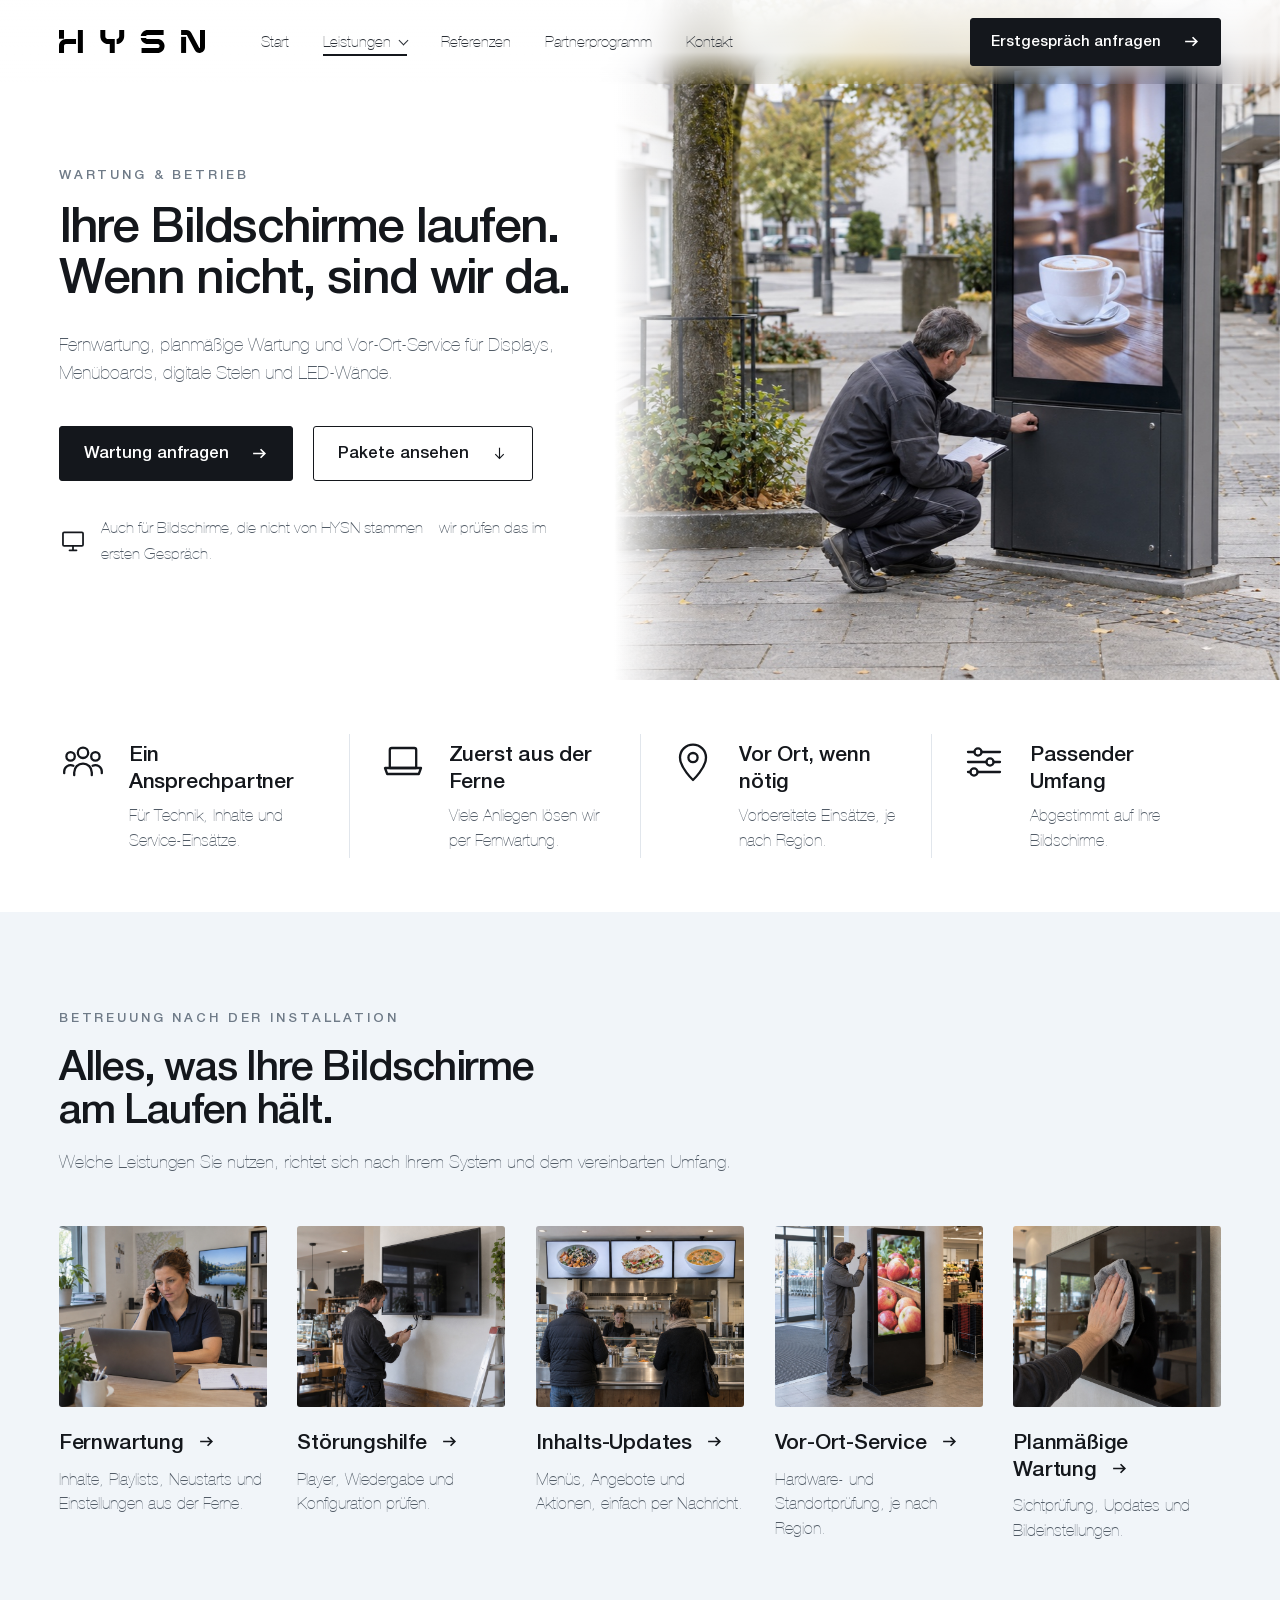
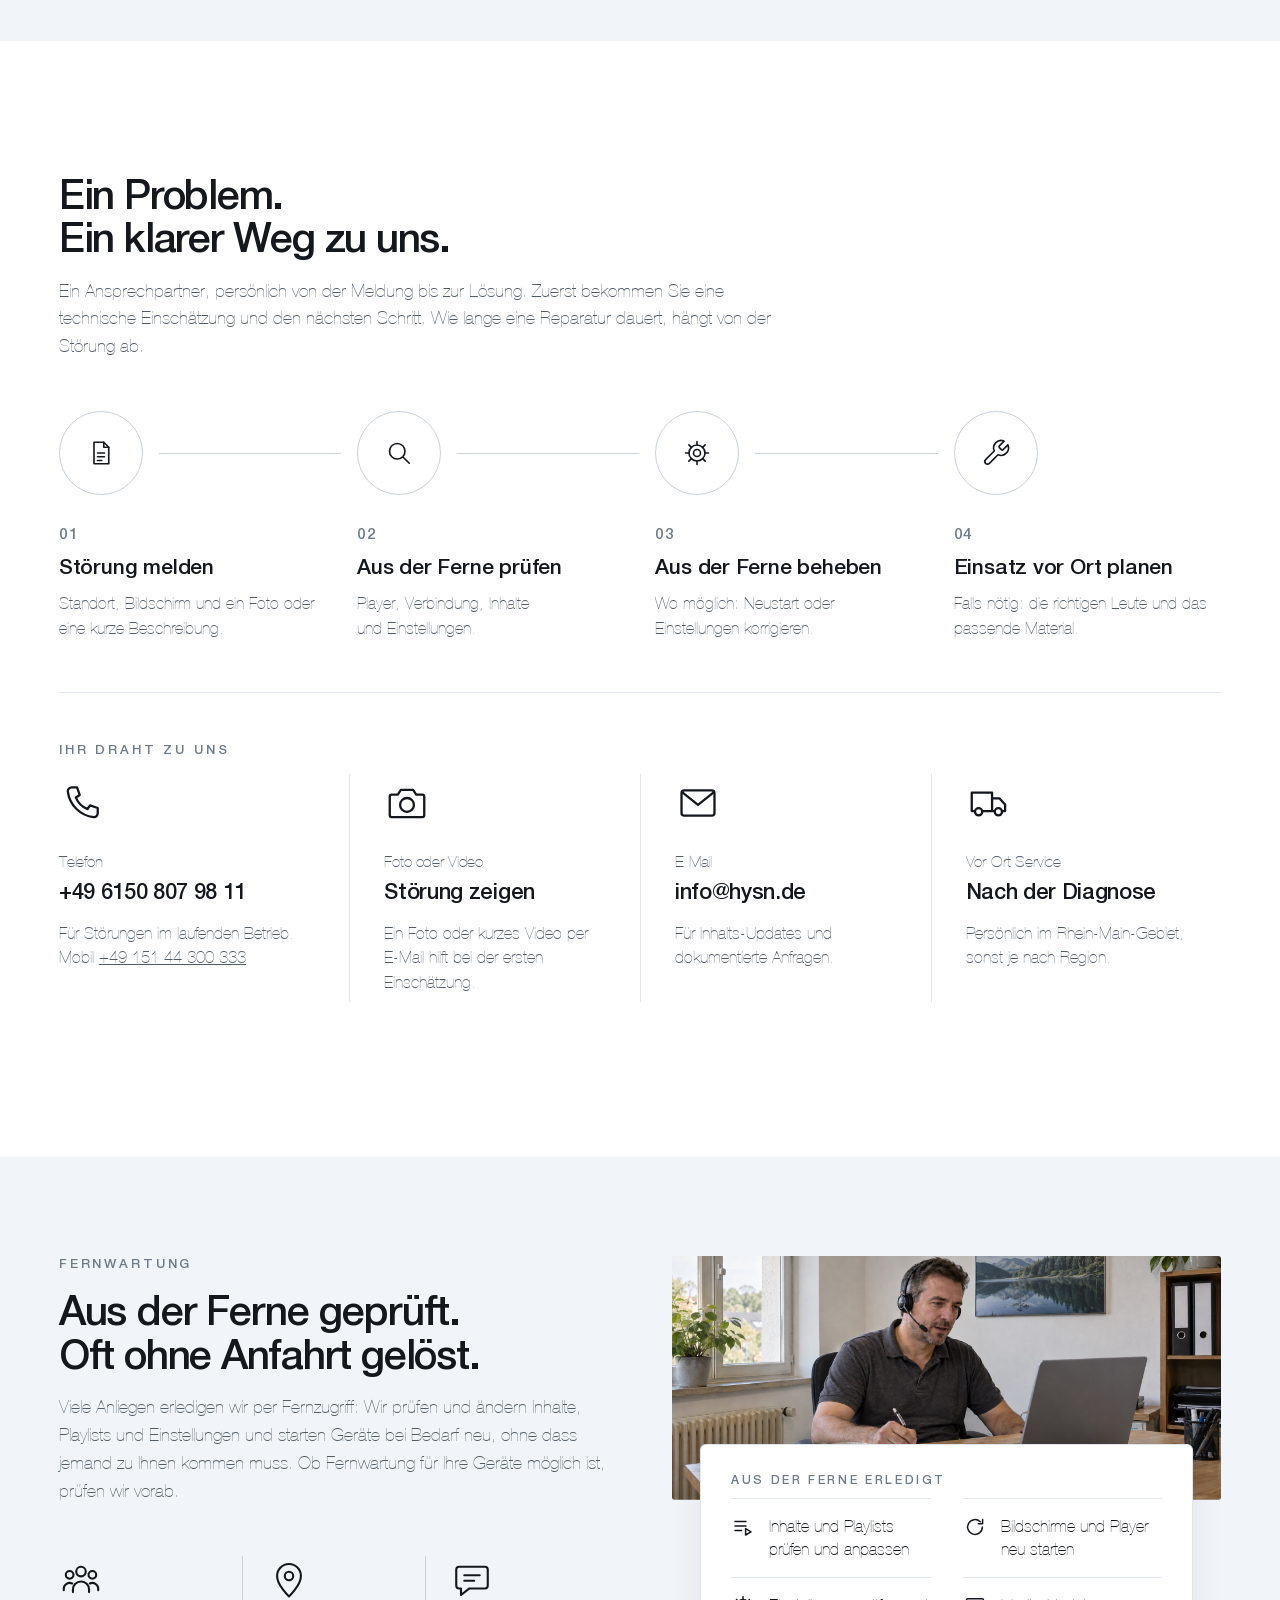
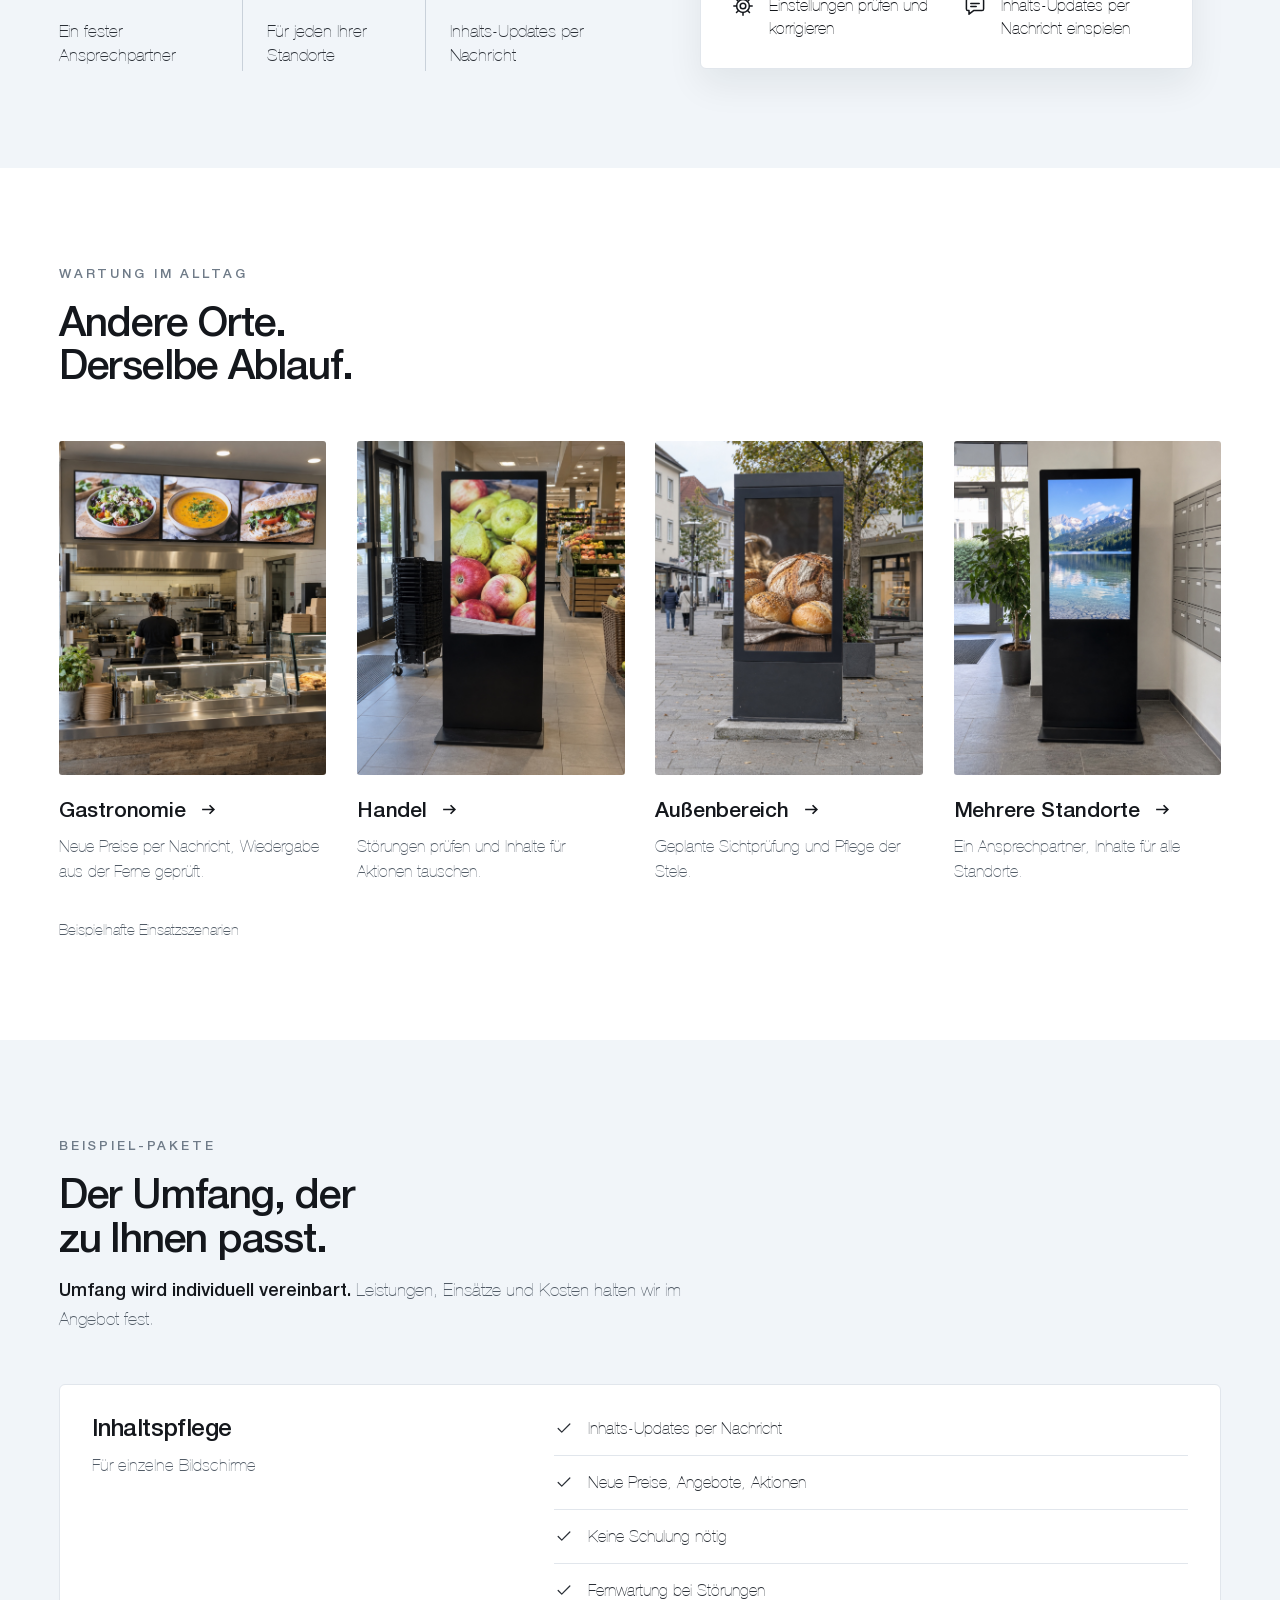
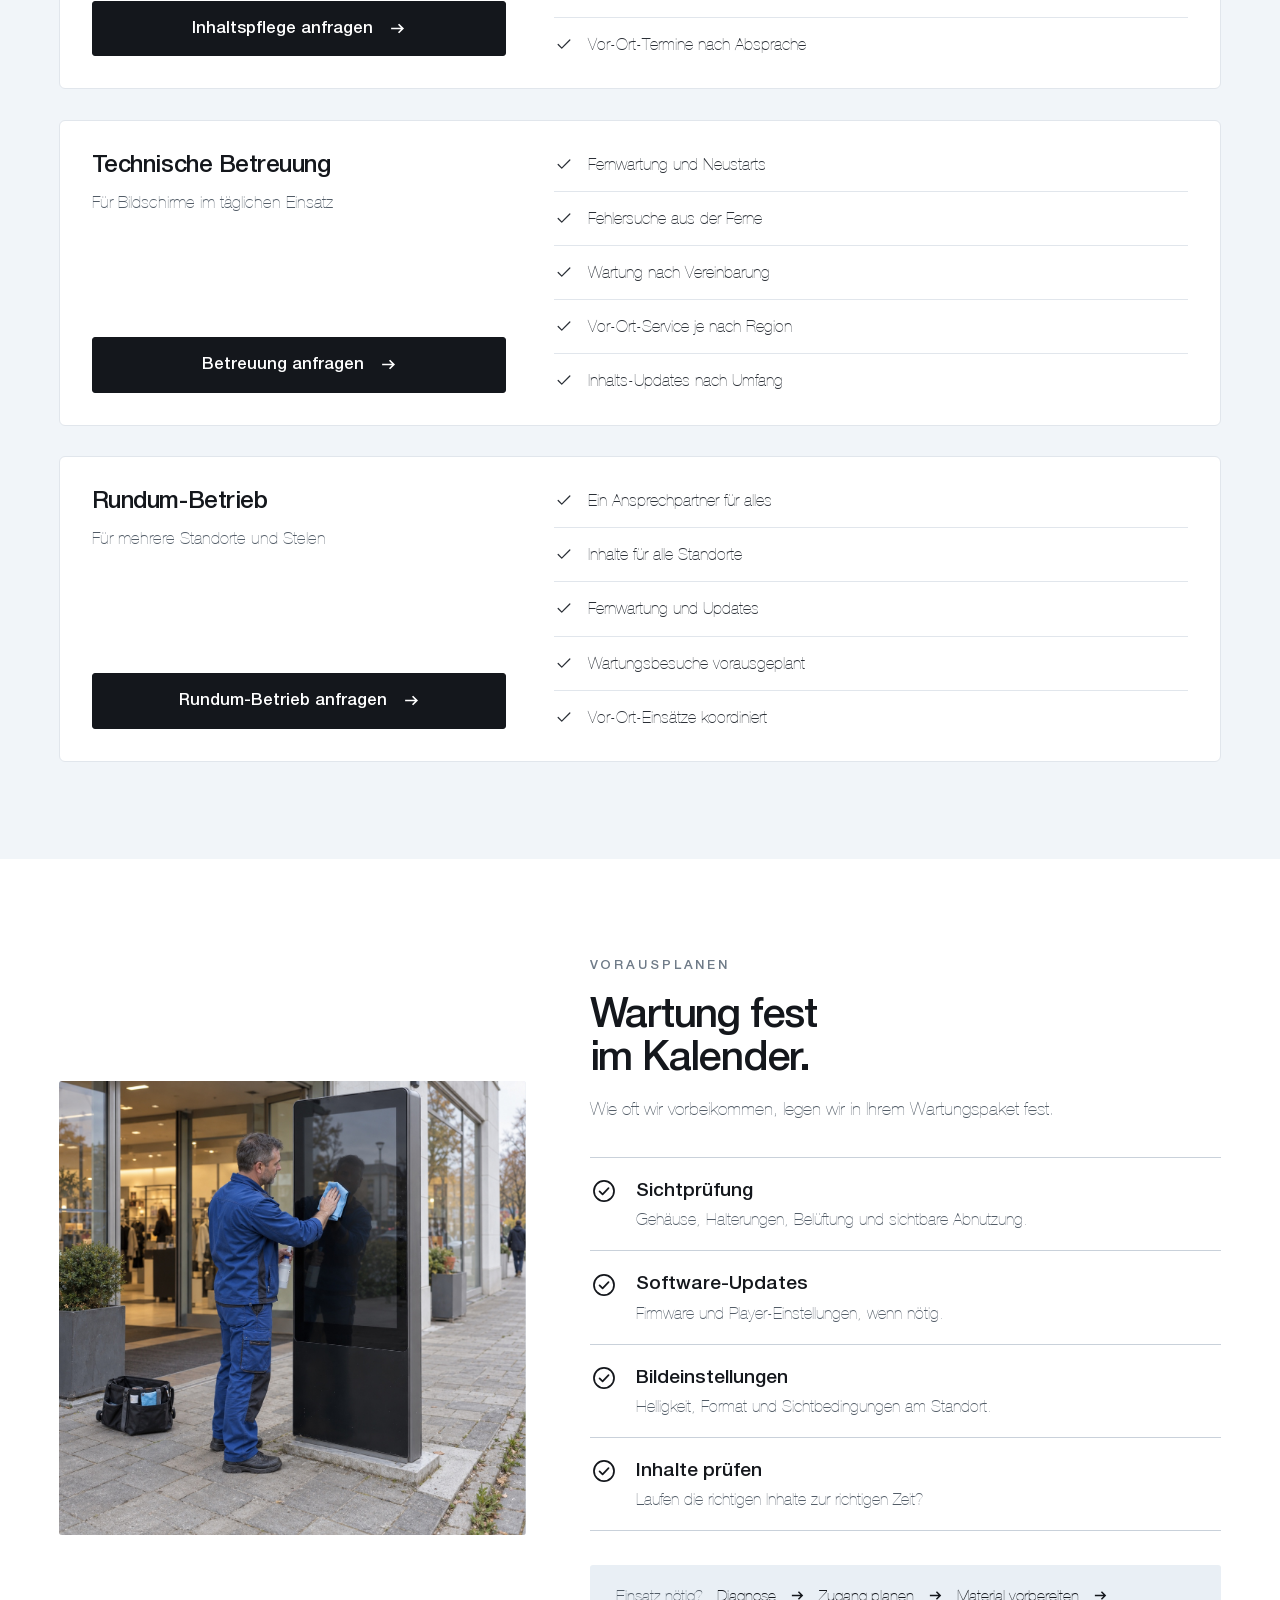
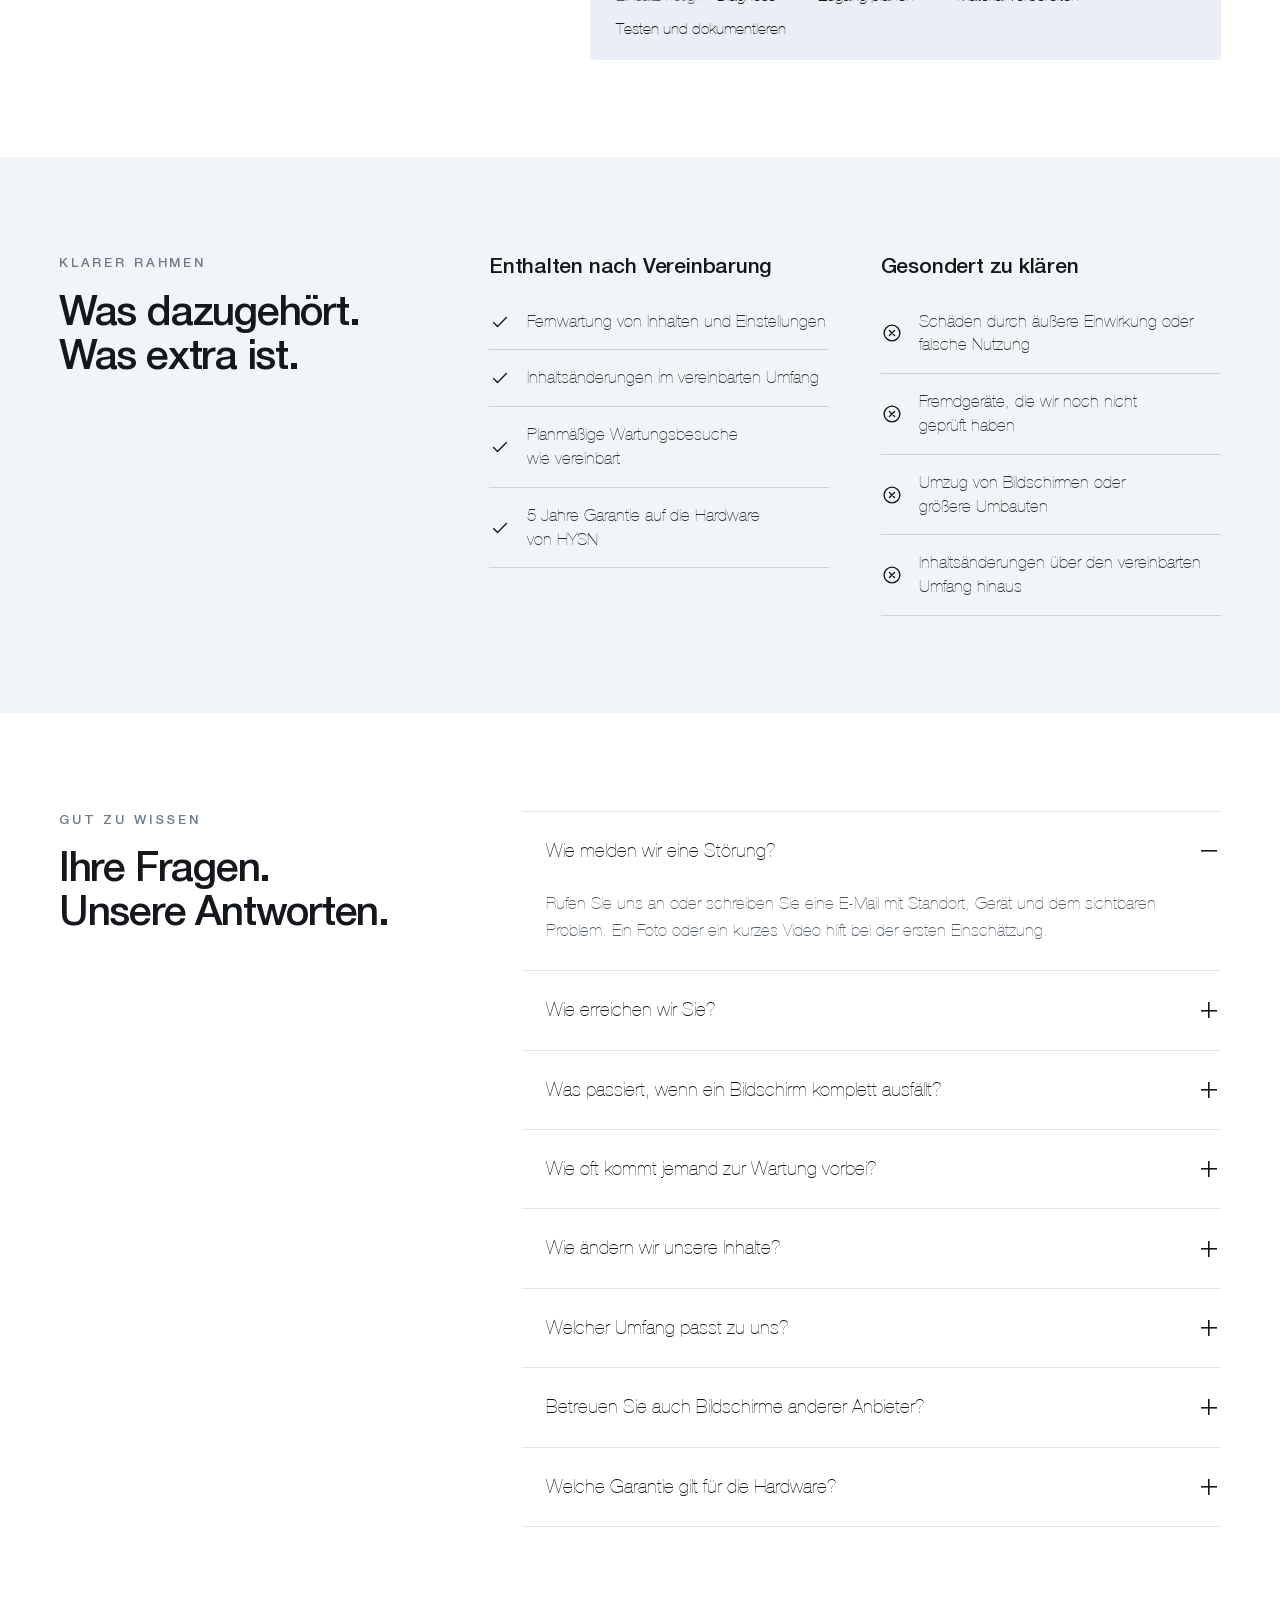
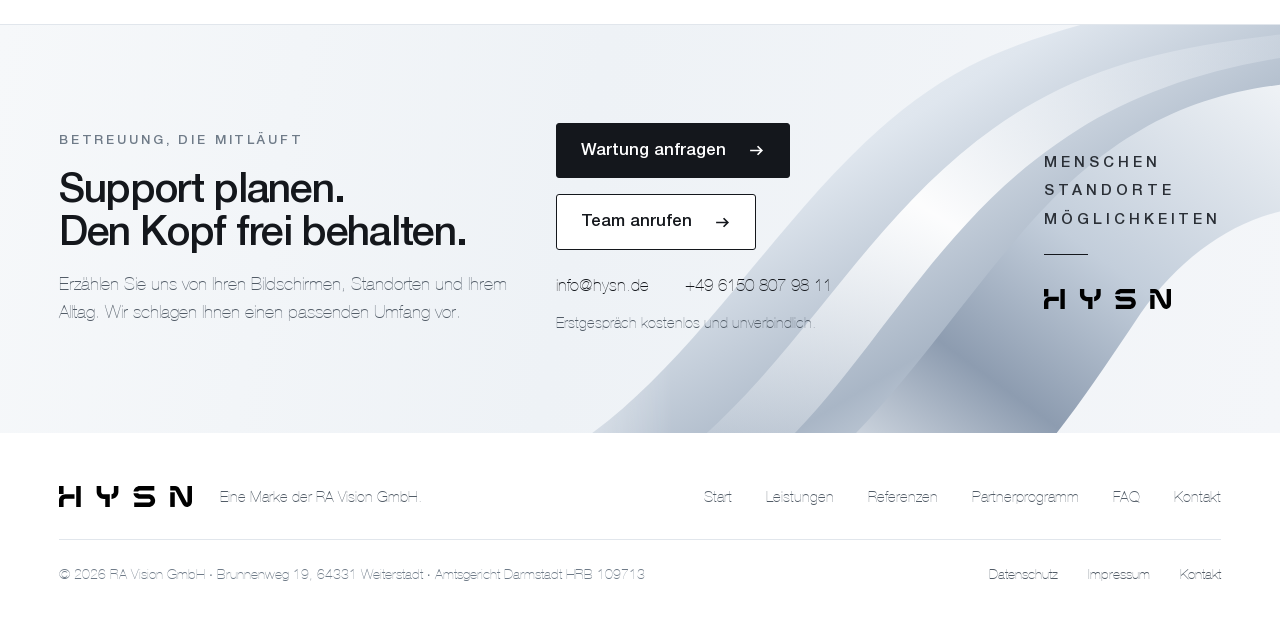
<file: leistungen/wartung-betrieb/index.html>
<!doctype html>
<html lang="de"><head>
<meta charset="utf-8"><meta name="viewport" content="width=device-width, initial-scale=1">
<title>Wartung &amp; Betrieb | HYSN Digital Signage</title><meta name="description" content="Fernwartung, planmäßige Wartung und Vor-Ort-Service für Displays, Menüboards und Stelen. Ein Ansprechpartner, 5 Jahre Garantie auf die Hardware. HYSN, Rhein-Main.">
<link rel="icon" href="../../assets/img/favicon.svg" type="image/svg+xml"><link rel="stylesheet" href="../../assets/css/site.css?v=23bb50a17d"><link rel="stylesheet" href="../../assets/css/pages/wartung.css?v=15b8b70191">
</head><body class="hero-page">
<a class="skip" href="#inhalt">Zum Inhalt springen</a>
<header class="top"><div class="wrap">
  <a class="logo" href="../../index.html" aria-label="HYSN Startseite"><img src="../../assets/img/logo/hysn-logo.svg" alt="HYSN" width="1485" height="234"></a>
  <nav class="nav" aria-label="Hauptnavigation"><ul><li><a href="../../index.html">Start</a></li><li class="has-sub"><a href="../../leistungen/content-creation/" class="is-cur">Leistungen</a><ul class="sub-menu"><li><a href="../../leistungen/content-creation/">Content Creation</a></li><li><a href="../../leistungen/installation-montage/">Installation &amp; Montage</a></li><li><a href="../../leistungen/wartung-betrieb/" aria-current="page">Wartung &amp; Betrieb</a></li><li><a href="../../leistungen/dooh-hyads/">DOOH &amp; hyads</a></li></ul></li><li><a href="../../referenzen/">Referenzen</a></li><li><a href="../../partnerprogramm/">Partnerprogramm</a></li><li><a href="../../kontakt/">Kontakt</a></li></ul><a class="btn" href="../../kontakt/#anfrage"><span class="btn-t"><span data-t="Erstgespräch anfragen">Erstgespräch anfragen</span></span><svg class="i-arr" viewBox="0 0 16 16" aria-hidden="true"><path d="M2 8h11M9 4l4 4-4 4"/></svg></a></nav>
  <details class="mnav"><summary aria-label="Menü"><svg class="ico ico-bars" viewBox="0 0 24 24"><path d="M3 7h18M3 12h18M3 17h18"/></svg><svg class="ico ico-x" viewBox="0 0 24 24"><path d="M6 6l12 12M18 6 6 18"/></svg></summary>
    <div class="mpanel" data-lenis-prevent><ul><li><a href="../../index.html">Start</a></li><li class="mgroup">Leistungen</li><li class="sub-list"><a href="../../leistungen/content-creation/">Content Creation</a></li><li class="sub-list"><a href="../../leistungen/installation-montage/">Installation &amp; Montage</a></li><li class="sub-list"><a href="../../leistungen/wartung-betrieb/" aria-current="page">Wartung &amp; Betrieb</a></li><li class="sub-list"><a href="../../leistungen/dooh-hyads/">DOOH &amp; hyads</a></li><li><a href="../../referenzen/">Referenzen</a></li><li><a href="../../partnerprogramm/">Partnerprogramm</a></li><li><a href="../../kontakt/">Kontakt</a></li></ul><a class="btn" href="../../kontakt/#anfrage"><span class="btn-t"><span data-t="Erstgespräch anfragen">Erstgespräch anfragen</span></span><svg class="i-arr" viewBox="0 0 16 16" aria-hidden="true"><path d="M2 8h11M9 4l4 4-4 4"/></svg></a></div></details>
</div></header>
<main id="inhalt">

<section class="chero wb-hero"><div class="chero-img"><img src="../../assets/img/wartung/wartung-hero.jpg?v=6632275ab832" alt="Servicetechniker kontrolliert die Wartungsklappe einer digitalen Außenstele" width="1519" height="1035" fetchpriority="high"></div>
  <div class="wrap"><div class="chero-text">
    <span class="eyebrow">Wartung &amp; Betrieb</span>
    <h1>Ihre Bildschirme<br class="wb-m"> laufen.<br class="wb-d"> Wenn nicht,<br class="wb-m"> sind wir da.</h1>
    <p class="lead">Fernwartung, planmäßige Wartung und Vor-Ort-Service für Displays, Menüboards, digitale Stelen und LED-Wände.</p>
    <div class="actions"><a class="btn" href="../../kontakt/#anfrage"><span class="btn-t"><span data-t="Wartung anfragen">Wartung anfragen</span></span><svg class="i-arr" viewBox="0 0 16 16" aria-hidden="true"><path d="M2 8h11M9 4l4 4-4 4"/></svg></a><a class="btn btn--ghost" href="#umfang"><span class="btn-t"><span data-t="Pakete ansehen">Pakete ansehen</span></span><svg class="i-down" viewBox="0 0 24 24" aria-hidden="true"><path d="M12 4v15M6 13l6 6 6-6"/></svg></a></div>
    <p class="note"><svg class="ico" viewBox="0 0 24 24" aria-hidden="true"><rect x="3.4" y="4.6" width="17.2" height="11.6" rx="1"/><path d="M9 20h6M12 16.2V20"/></svg>Auch für Bildschirme, die nicht von HYSN stammen – wir prüfen das im ersten Gespräch.</p>
  </div></div>
</section>

<section class="facts wb-facts"><h2 class="vh">Auf einen Blick</h2><div class="wrap"><div class="fact"><svg class="ico" viewBox="0 0 24 24" aria-hidden="true"><circle cx="12" cy="7.4" r="2.6"/><circle cx="5.8" cy="9.2" r="2.1"/><circle cx="18.2" cy="9.2" r="2.1"/><path d="M7.6 18.6v-1.4a4.4 4.4 0 0 1 8.8 0v1.4M2.6 17.6v-.8a3.2 3.2 0 0 1 4.6-2.9M21.4 17.6v-.8a3.2 3.2 0 0 0-4.6-2.9"/></svg><div><h3>Ein Ansprechpartner</h3><p>Für Technik, Inhalte und Service-Einsätze.</p></div></div><div class="fact"><svg class="ico" viewBox="0 0 24 24" aria-hidden="true"><path d="M5.4 6a1 1 0 0 1 1-1h11.2a1 1 0 0 1 1 1v9H5.4z"/><path d="M3 15h18l-1.1 3H4.1z"/></svg><div><h3>Zuerst aus der Ferne</h3><p>Viele Anliegen lösen wir per Fernwartung.</p></div></div><div class="fact"><svg class="ico" viewBox="0 0 24 24" aria-hidden="true"><path d="M12 21s-6.5-6.1-6.5-11.2a6.5 6.5 0 0 1 13 0C18.5 14.9 12 21 12 21z"/><circle cx="12" cy="9.8" r="2.3"/></svg><div><h3>Vor Ort, wenn nötig</h3><p>Vorbereitete Einsätze, je nach Region.</p></div></div><div class="fact"><svg class="ico" viewBox="0 0 24 24" aria-hidden="true"><path d="M4 7h3.2M10.8 7H20M4 12h9.2M16.8 12H20M4 17h1.2M8.8 17H20"/><circle cx="9" cy="7" r="1.8"/><circle cx="15" cy="12" r="1.8"/><circle cx="7" cy="17" r="1.8"/></svg><div><h3>Passender Umfang</h3><p>Abgestimmt auf Ihre Bildschirme.</p></div></div></div></section>

<section class="sec sec--band wb-services"><div class="wrap">
  <div class="sec-head">
    <span class="eyebrow">Betreuung nach der Installation</span>
    <h2><span class="ln">Alles, was Ihre Bildschirme</span><br><span class="ln">am Laufen hält.</span></h2>
    <p class="sub">Welche Leistungen Sie nutzen, richtet sich nach Ihrem System und dem vereinbarten Umfang.</p>
  </div>
  <div class="wb-cards wb-cards--5"><a class="wb-card" href="#fernwartung"><span class="wb-card-img"><img src="../../assets/img/wartung/wartung-fernwartung.jpg?v=bd066d3fc3cb" alt="Supportmitarbeiterin hilft am Telefon, vor ihr ein Laptop" width="1345" height="1169" loading="lazy"></span><span class="wb-card-t"><span class="nw">Fernwartung<svg class="i-arr" viewBox="0 0 16 16" aria-hidden="true"><path d="M2 8h11M9 4l4 4-4 4"/></svg></span></span><span class="wb-card-d">Inhalte, Playlists, Neustarts und Einstellungen aus der Ferne.</span></a><a class="wb-card" href="#ablauf"><span class="wb-card-img"><img src="../../assets/img/wartung/wartung-stoerung.jpg?v=3ae2a0aa159c" alt="Techniker prüft ein Anschlusskabel unter einem ausgeschalteten Wanddisplay" width="1345" height="1170" loading="lazy"></span><span class="wb-card-t"><span class="nw">Störungshilfe<svg class="i-arr" viewBox="0 0 16 16" aria-hidden="true"><path d="M2 8h11M9 4l4 4-4 4"/></svg></span></span><span class="wb-card-d">Player, Wiedergabe und Konfiguration prüfen.</span></a><a class="wb-card" href="../../leistungen/content-creation/"><span class="wb-card-img"><img src="../../assets/img/wartung/wartung-inhalte.jpg?v=dba8461078ae" alt="Drei digitale Menüboards mit Speisen und Angeboten" width="1345" height="1169" loading="lazy"></span><span class="wb-card-t"><span class="nw">Inhalts-Updates<svg class="i-arr" viewBox="0 0 16 16" aria-hidden="true"><path d="M2 8h11M9 4l4 4-4 4"/></svg></span></span><span class="wb-card-d">Menüs, Angebote und Aktionen, einfach per Nachricht.</span></a><a class="wb-card" href="#pflege"><span class="wb-card-img"><img src="../../assets/img/wartung/wartung-vor-ort.jpg?v=d6691edac082" alt="Techniker kontrolliert Gehäuse und Lüftung einer digitalen Stele mit einer Taschenlampe" width="1345" height="1169" loading="lazy"></span><span class="wb-card-t"><span class="nw">Vor-Ort-Service<svg class="i-arr" viewBox="0 0 16 16" aria-hidden="true"><path d="M2 8h11M9 4l4 4-4 4"/></svg></span></span><span class="wb-card-d">Hardware- und Standortprüfung, je nach Region.</span></a><a class="wb-card" href="#pflege"><span class="wb-card-img"><img src="../../assets/img/wartung/wartung-pflege.jpg?v=ae9280020a22" alt="Hand reinigt einen ausgeschalteten Bildschirm mit einem Mikrofasertuch" width="1345" height="1170" loading="lazy"></span><span class="wb-card-t">Planmäßige <span class="nw">Wartung<svg class="i-arr" viewBox="0 0 16 16" aria-hidden="true"><path d="M2 8h11M9 4l4 4-4 4"/></svg></span></span><span class="wb-card-d">Sichtprüfung, Updates und Bildeinstellungen.</span></a></div>
</div></section>

<section class="sec wb-help" id="ablauf"><div class="wrap">
  <div class="sec-head">
    <span class="eyebrow">Von der Meldung zur Lösung</span>
    <h2><span class="ln">Ein Problem.</span><br><span class="ln">Ein klarer Weg zu uns.</span></h2>
    <p class="sub">Ein Ansprechpartner, persönlich von der Meldung bis zur Lösung. Zuerst bekommen Sie eine technische Einschätzung und den nächsten Schritt. Wie lange eine Reparatur dauert, hängt von der Störung ab.</p>
  </div>
  <ol class="steps"><li><span class="ring"><svg class="ico" viewBox="0 0 24 24" aria-hidden="true"><path d="M6.4 3.4h7.8l4 4v13.2H6.4z"/><path d="M14.2 3.4v4h4M9.2 12h5.6M9.2 15h5.6M9.2 18h3.4"/></svg></span><b>01</b><h3>Störung melden</h3><p>Standort, Bildschirm und ein Foto oder eine kurze Beschreibung.</p></li><li><span class="ring"><svg class="ico" viewBox="0 0 24 24" aria-hidden="true"><circle cx="10.6" cy="10.6" r="6.2"/><path d="m15.2 15.2 5 5"/></svg></span><b>02</b><h3>Aus der Ferne prüfen</h3><p>Player, Verbindung, Inhalte und Einstellungen.</p></li><li><span class="ring"><svg class="ico" viewBox="0 0 24 24" aria-hidden="true"><circle cx="12" cy="12" r="2.8"/><circle cx="12" cy="12" r="6.4"/><path d="M12 2.8v2.8M12 18.4v2.8M2.8 12h2.8M18.4 12h2.8M5.5 5.5l2 2M16.5 16.5l2 2M5.5 18.5l2-2M16.5 7.5l2-2"/></svg></span><b>03</b><h3>Aus der Ferne beheben</h3><p>Wo möglich: Neustart oder Einstellungen korrigieren.</p></li><li><span class="ring"><svg class="ico" viewBox="0 0 24 24" aria-hidden="true"><path d="M14.7 6.3a1 1 0 0 0 0 1.4l1.6 1.6a1 1 0 0 0 1.4 0l3.8-3.8a6 6 0 0 1-7.9 7.9l-6.9 6.9a2.1 2.1 0 0 1-3-3l6.9-6.9a6 6 0 0 1 7.9-7.9z"/></svg></span><b>04</b><h3>Einsatz vor Ort planen</h3><p>Falls nötig: die richtigen Leute und das passende Material.</p></li></ol>
  <div class="wb-reach" id="kanaele">
    <h3 class="eyebrow">Ihr Draht zu uns</h3>
    <div class="ways-grid">
      <div><svg class="ico" viewBox="0 0 24 24" aria-hidden="true"><path d="M6.6 3.8h2.8l1.4 4-2 1.3a10.6 10.6 0 0 0 6.1 6.1l1.3-2 4 1.4v2.8a2 2 0 0 1-2.1 2A15.4 15.4 0 0 1 4.6 5.9a2 2 0 0 1 2-2.1z"/></svg><h3>Telefon</h3><a class="big" href="tel:+4961508079811">+49 6150 807 98 11</a><p>Für Störungen im laufenden Betrieb. Mobil <a class="nw" href="tel:+4915144300333">+49 151 44 300 333</a></p></div>
      <div><svg class="ico" viewBox="0 0 24 24" aria-hidden="true"><path d="M4 7.6h3.2l1.6-2.4h6.4l1.6 2.4H20a1 1 0 0 1 1 1v9.8a1 1 0 0 1-1 1H4a1 1 0 0 1-1-1V8.6a1 1 0 0 1 1-1z"/><circle cx="12" cy="13" r="3.6"/></svg><h3>Foto oder Video</h3><a class="big" href="mailto:info@hysn.de?subject=St%C3%B6rung%20an%20unserem%20Bildschirm">Störung zeigen</a><p>Ein Foto oder kurzes Video per E-Mail hilft bei der ersten Einschätzung.</p></div>
      <div><svg class="ico" viewBox="0 0 24 24" aria-hidden="true"><rect x="3.4" y="5.4" width="17.2" height="13.2" rx="1.4"/><path d="m4 6.6 8 6.4 8-6.4"/></svg><h3>E-Mail</h3><a class="big" href="mailto:info@hysn.de">info@hysn.de</a><p>Für Inhalts-Updates und dokumentierte Anfragen.</p></div>
      <div><svg class="ico" viewBox="0 0 24 24" aria-hidden="true"><path d="M3 16.2V6.6h10.6v9.6M13.6 9.6h3.9l2.9 3.2v3.4h-1.5M8.5 16.2h6.6M3 16.2h1.7"/><circle cx="6.6" cy="16.6" r="1.9"/><circle cx="16.9" cy="16.6" r="1.9"/></svg><h3>Vor-Ort-Service</h3><span class="big">Nach der Diagnose</span><p>Persönlich im Rhein-Main-Gebiet, sonst je nach Region.</p></div>
    </div>
  </div>
  <p class="sec-note">Welche Schritte nötig sind, hängt von der Störung, dem Zugang und dem vereinbarten Umfang ab.</p>
</div></section>

<section class="sec sec--band wb-remote" id="fernwartung"><div class="wrap">
  <div class="wb-remote-text">
    <span class="eyebrow">Fernwartung</span>
    <h2><span class="ln">Aus der Ferne geprüft.</span><br><span class="ln">Oft ohne Anfahrt gelöst.</span></h2>
    <p class="sub">Viele Anliegen erledigen wir per Fernzugriff: Wir prüfen und ändern Inhalte, Playlists und Einstellungen und starten Geräte bei Bedarf neu, ohne dass jemand zu Ihnen kommen muss. Ob Fernwartung für Ihre Geräte möglich ist, prüfen wir vorab.</p>
    <div class="wb-points">
      <div><svg class="ico" viewBox="0 0 24 24" aria-hidden="true"><circle cx="12" cy="7.4" r="2.6"/><circle cx="5.8" cy="9.2" r="2.1"/><circle cx="18.2" cy="9.2" r="2.1"/><path d="M7.6 18.6v-1.4a4.4 4.4 0 0 1 8.8 0v1.4M2.6 17.6v-.8a3.2 3.2 0 0 1 4.6-2.9M21.4 17.6v-.8a3.2 3.2 0 0 0-4.6-2.9"/></svg><span>Ein fester Ansprechpartner</span></div>
      <div><svg class="ico" viewBox="0 0 24 24" aria-hidden="true"><path d="M12 21s-6.5-6.1-6.5-11.2a6.5 6.5 0 0 1 13 0C18.5 14.9 12 21 12 21z"/><circle cx="12" cy="9.8" r="2.3"/></svg><span>Für jeden Ihrer Standorte</span></div>
      <div><svg class="ico" viewBox="0 0 24 24" aria-hidden="true"><path d="M5 4.8h14a1.6 1.6 0 0 1 1.6 1.6v8.6a1.6 1.6 0 0 1-1.6 1.6h-8.4L6 20.2v-3.6H5A1.6 1.6 0 0 1 3.4 15V6.4A1.6 1.6 0 0 1 5 4.8z"/><path d="M7.8 9.4h8.4M7.8 12.4h5.4"/></svg><span>Inhalts-Updates per Nachricht</span></div>
    </div>
  </div>
  <div class="wb-remote-media">
    <div class="wb-remote-img"><img src="../../assets/img/wartung/wartung-fernwartung-gross.jpg?v=7689649d3cd6" alt="Supportmitarbeiter mit Headset hilft am Telefon und macht Notizen" width="1882" height="836" loading="lazy"></div>
    <div class="wb-remote-list"><span class="eyebrow">Aus der Ferne erledigt</span><ul><li><svg class="ico" viewBox="0 0 24 24" aria-hidden="true"><path d="M4 6.5h11M4 11h11M4 15.5h6.5"/><path d="m14.6 13.6 5.4 3.2-5.4 3.2z"/></svg><span>Inhalte und Playlists prüfen und anpassen</span></li><li><svg class="ico" viewBox="0 0 24 24" aria-hidden="true"><path d="M19.4 12a7.4 7.4 0 1 1-2.2-5.3"/><path d="M19.6 4.4v4.4h-4.4"/></svg><span>Bildschirme und Player neu starten</span></li><li><svg class="ico" viewBox="0 0 24 24" aria-hidden="true"><circle cx="12" cy="12" r="2.8"/><circle cx="12" cy="12" r="6.4"/><path d="M12 2.8v2.8M12 18.4v2.8M2.8 12h2.8M18.4 12h2.8M5.5 5.5l2 2M16.5 16.5l2 2M5.5 18.5l2-2M16.5 7.5l2-2"/></svg><span>Einstellungen prüfen und korrigieren</span></li><li><svg class="ico" viewBox="0 0 24 24" aria-hidden="true"><path d="M5 4.8h14a1.6 1.6 0 0 1 1.6 1.6v8.6a1.6 1.6 0 0 1-1.6 1.6h-8.4L6 20.2v-3.6H5A1.6 1.6 0 0 1 3.4 15V6.4A1.6 1.6 0 0 1 5 4.8z"/><path d="M7.8 9.4h8.4M7.8 12.4h5.4"/></svg><span>Inhalts-Updates per Nachricht einspielen</span></li></ul></div>
  </div>
</div></section>

<section class="sec wb-contexts"><div class="wrap">
  <div class="sec-head"><span class="eyebrow">Wartung im Alltag</span><h2><span class="ln">Andere Orte.</span><br><span class="ln">Derselbe Ablauf.</span></h2></div>
  <div class="wb-cards wb-cards--4"><a class="wb-card" href="#fernwartung"><span class="wb-card-img"><img src="../../assets/img/wartung/wartung-restaurant.jpg?v=12ccccba9b3f" alt="Drei Menüboards über der Theke eines Restaurants" width="1121" height="1403" loading="lazy"></span><span class="wb-card-t"><span class="nw">Gastronomie<svg class="i-arr" viewBox="0 0 16 16" aria-hidden="true"><path d="M2 8h11M9 4l4 4-4 4"/></svg></span></span><span class="wb-card-d">Neue Preise per Nachricht, Wiedergabe aus der Ferne geprüft.</span></a><a class="wb-card" href="#ablauf"><span class="wb-card-img"><img src="../../assets/img/wartung/wartung-handel.jpg?v=8ec7ca045de1" alt="Hochformat-Display im Eingangsbereich eines Supermarkts" width="1121" height="1403" loading="lazy"></span><span class="wb-card-t"><span class="nw">Handel<svg class="i-arr" viewBox="0 0 16 16" aria-hidden="true"><path d="M2 8h11M9 4l4 4-4 4"/></svg></span></span><span class="wb-card-d">Störungen prüfen und Inhalte für Aktionen tauschen.</span></a><a class="wb-card" href="#pflege"><span class="wb-card-img"><img src="../../assets/img/wartung/wartung-aussen.jpg?v=9145a8d6b1a4" alt="Digitale Stele auf einem belebten Platz mit Bäumen" width="1121" height="1403" loading="lazy"></span><span class="wb-card-t"><span class="nw">Außenbereich<svg class="i-arr" viewBox="0 0 16 16" aria-hidden="true"><path d="M2 8h11M9 4l4 4-4 4"/></svg></span></span><span class="wb-card-d">Geplante Sichtprüfung und Pflege der Stele.</span></a><a class="wb-card" href="#umfang"><span class="wb-card-img"><img src="../../assets/img/wartung/wartung-standorte.jpg?v=7e0e62d751c0" alt="Digitale Stele im hellen Foyer eines Bürogebäudes" width="1121" height="1403" loading="lazy"></span><span class="wb-card-t">Mehrere <span class="nw">Standorte<svg class="i-arr" viewBox="0 0 16 16" aria-hidden="true"><path d="M2 8h11M9 4l4 4-4 4"/></svg></span></span><span class="wb-card-d">Ein Ansprechpartner, Inhalte für alle Standorte.</span></a></div>
  <p class="sec-note">Beispielhafte Einsatzszenarien</p>
</div></section>

<section class="sec sec--band wb-plans" id="umfang"><div class="wrap">
  <div class="sec-head">
    <span class="eyebrow">Beispiel-Pakete</span>
    <h2><span class="ln">Der Umfang, der</span><br><span class="ln">zu Ihnen passt.</span></h2>
    <p class="sub"><strong>Umfang wird individuell vereinbart.</strong> Leistungen, Einsätze und Kosten halten wir im Angebot fest.</p>
  </div>
  <div class="wb-plans-grid"><div class="wb-plan"><div class="wb-plan-head"><h3>Inhaltspflege</h3><p class="wb-plan-for">Für einzelne Bildschirme</p></div><ul><li><svg class="ico" viewBox="0 0 24 24" aria-hidden="true"><path d="m5 12.6 4.3 4.3L19 7.2"/></svg>Inhalts-Updates per Nachricht</li><li><svg class="ico" viewBox="0 0 24 24" aria-hidden="true"><path d="m5 12.6 4.3 4.3L19 7.2"/></svg>Neue Preise, Angebote, Aktionen</li><li><svg class="ico" viewBox="0 0 24 24" aria-hidden="true"><path d="m5 12.6 4.3 4.3L19 7.2"/></svg>Keine Schulung nötig</li><li><svg class="ico" viewBox="0 0 24 24" aria-hidden="true"><path d="m5 12.6 4.3 4.3L19 7.2"/></svg>Fernwartung bei Störungen</li><li><svg class="ico" viewBox="0 0 24 24" aria-hidden="true"><path d="m5 12.6 4.3 4.3L19 7.2"/></svg>Vor-Ort-Termine nach Absprache</li></ul><a class="btn" href="../../kontakt/#anfrage"><span class="btn-t"><span data-t="Inhaltspflege anfragen">Inhaltspflege anfragen</span></span><svg class="i-arr" viewBox="0 0 16 16" aria-hidden="true"><path d="M2 8h11M9 4l4 4-4 4"/></svg></a></div><div class="wb-plan"><div class="wb-plan-head"><h3>Technische Betreuung</h3><p class="wb-plan-for">Für Bildschirme im täglichen Einsatz</p></div><ul><li><svg class="ico" viewBox="0 0 24 24" aria-hidden="true"><path d="m5 12.6 4.3 4.3L19 7.2"/></svg>Fernwartung und Neustarts</li><li><svg class="ico" viewBox="0 0 24 24" aria-hidden="true"><path d="m5 12.6 4.3 4.3L19 7.2"/></svg>Fehlersuche aus der Ferne</li><li><svg class="ico" viewBox="0 0 24 24" aria-hidden="true"><path d="m5 12.6 4.3 4.3L19 7.2"/></svg>Wartung nach Vereinbarung</li><li><svg class="ico" viewBox="0 0 24 24" aria-hidden="true"><path d="m5 12.6 4.3 4.3L19 7.2"/></svg>Vor-Ort-Service je nach Region</li><li><svg class="ico" viewBox="0 0 24 24" aria-hidden="true"><path d="m5 12.6 4.3 4.3L19 7.2"/></svg>Inhalts-Updates nach Umfang</li></ul><a class="btn" href="../../kontakt/#anfrage"><span class="btn-t"><span data-t="Betreuung anfragen">Betreuung anfragen</span></span><svg class="i-arr" viewBox="0 0 16 16" aria-hidden="true"><path d="M2 8h11M9 4l4 4-4 4"/></svg></a></div><div class="wb-plan"><div class="wb-plan-head"><h3>Rundum-Betrieb</h3><p class="wb-plan-for">Für mehrere Standorte und Stelen</p></div><ul><li><svg class="ico" viewBox="0 0 24 24" aria-hidden="true"><path d="m5 12.6 4.3 4.3L19 7.2"/></svg>Ein Ansprechpartner für alles</li><li><svg class="ico" viewBox="0 0 24 24" aria-hidden="true"><path d="m5 12.6 4.3 4.3L19 7.2"/></svg>Inhalte für alle Standorte</li><li><svg class="ico" viewBox="0 0 24 24" aria-hidden="true"><path d="m5 12.6 4.3 4.3L19 7.2"/></svg>Fernwartung und Updates</li><li><svg class="ico" viewBox="0 0 24 24" aria-hidden="true"><path d="m5 12.6 4.3 4.3L19 7.2"/></svg>Wartungsbesuche vorausgeplant</li><li><svg class="ico" viewBox="0 0 24 24" aria-hidden="true"><path d="m5 12.6 4.3 4.3L19 7.2"/></svg>Vor-Ort-Einsätze koordiniert</li></ul><a class="btn" href="../../kontakt/#anfrage"><span class="btn-t"><span data-t="Rundum-Betrieb anfragen">Rundum-Betrieb anfragen</span></span><svg class="i-arr" viewBox="0 0 16 16" aria-hidden="true"><path d="M2 8h11M9 4l4 4-4 4"/></svg></a></div></div>
</div></section>

<section class="sec wb-care" id="pflege"><div class="wrap">
  <div class="wb-care-img"><img src="../../assets/img/wartung/wartung-wartungsbesuch.jpg?v=f859d061784e" alt="Servicetechniker reinigt ein ausgeschaltetes Außendisplay mit einem Mikrofasertuch" width="1272" height="1237" loading="lazy"></div>
  <div class="wb-care-text">
    <span class="eyebrow">Vorausplanen</span>
    <h2><span class="ln">Wartung fest</span><br><span class="ln">im Kalender.</span></h2>
    <p class="sub">Wie oft wir vorbeikommen, legen wir in Ihrem Wartungspaket fest.</p>
    <ul class="wb-care-list"><li><svg class="ico" viewBox="0 0 24 24" aria-hidden="true"><circle cx="12" cy="12" r="8.6"/><path d="m8.2 12.3 2.6 2.6 5.1-5.4"/></svg><strong>Sichtprüfung</strong><span>Gehäuse, Halterungen, Belüftung und sichtbare Abnutzung.</span></li><li><svg class="ico" viewBox="0 0 24 24" aria-hidden="true"><circle cx="12" cy="12" r="8.6"/><path d="m8.2 12.3 2.6 2.6 5.1-5.4"/></svg><strong>Software-Updates</strong><span>Firmware und Player-Einstellungen, wenn nötig.</span></li><li><svg class="ico" viewBox="0 0 24 24" aria-hidden="true"><circle cx="12" cy="12" r="8.6"/><path d="m8.2 12.3 2.6 2.6 5.1-5.4"/></svg><strong>Bildeinstellungen</strong><span>Helligkeit, Format und Sichtbedingungen am Standort.</span></li><li><svg class="ico" viewBox="0 0 24 24" aria-hidden="true"><circle cx="12" cy="12" r="8.6"/><path d="m8.2 12.3 2.6 2.6 5.1-5.4"/></svg><strong>Inhalte prüfen</strong><span>Laufen die richtigen Inhalte zur richtigen Zeit?</span></li></ul>
    <p class="wb-route"><span>Einsatz nötig?</span><b>Diagnose<svg class="i-arr" viewBox="0 0 16 16" aria-hidden="true"><path d="M2 8h11M9 4l4 4-4 4"/></svg></b><b>Zugang planen<svg class="i-arr" viewBox="0 0 16 16" aria-hidden="true"><path d="M2 8h11M9 4l4 4-4 4"/></svg></b><b>Material vorbereiten<svg class="i-arr" viewBox="0 0 16 16" aria-hidden="true"><path d="M2 8h11M9 4l4 4-4 4"/></svg></b><b>Testen und dokumentieren</b></p>
  </div>
</div></section>

<section class="sec sec--band wb-cover"><div class="wrap split">
  <div class="sec-head"><span class="eyebrow">Klarer Rahmen</span><h2><span class="ln">Was dazugehört.</span><br><span class="ln">Was extra ist.</span></h2></div>
  <div class="wb-cover-cols">
    <div><h3>Enthalten nach Vereinbarung</h3><ul class="wb-in"><li><svg class="ico" viewBox="0 0 24 24" aria-hidden="true"><path d="m5 12.6 4.3 4.3L19 7.2"/></svg>Fernwartung von Inhalten und Einstellungen</li><li><svg class="ico" viewBox="0 0 24 24" aria-hidden="true"><path d="m5 12.6 4.3 4.3L19 7.2"/></svg>Inhaltsänderungen im vereinbarten Umfang</li><li><svg class="ico" viewBox="0 0 24 24" aria-hidden="true"><path d="m5 12.6 4.3 4.3L19 7.2"/></svg>Planmäßige Wartungsbesuche wie vereinbart</li><li><svg class="ico" viewBox="0 0 24 24" aria-hidden="true"><path d="m5 12.6 4.3 4.3L19 7.2"/></svg>5 Jahre Garantie auf die Hardware von HYSN</li></ul></div>
    <div><h3>Gesondert zu klären</h3><ul class="wb-out"><li><svg class="ico" viewBox="0 0 24 24" aria-hidden="true"><circle cx="12" cy="12" r="8.6"/><path d="m9.2 9.2 5.6 5.6M14.8 9.2l-5.6 5.6"/></svg>Schäden durch äußere Einwirkung oder falsche Nutzung</li><li><svg class="ico" viewBox="0 0 24 24" aria-hidden="true"><circle cx="12" cy="12" r="8.6"/><path d="m9.2 9.2 5.6 5.6M14.8 9.2l-5.6 5.6"/></svg>Fremdgeräte, die wir noch nicht geprüft haben</li><li><svg class="ico" viewBox="0 0 24 24" aria-hidden="true"><circle cx="12" cy="12" r="8.6"/><path d="m9.2 9.2 5.6 5.6M14.8 9.2l-5.6 5.6"/></svg>Umzug von Bildschirmen oder größere Umbauten</li><li><svg class="ico" viewBox="0 0 24 24" aria-hidden="true"><circle cx="12" cy="12" r="8.6"/><path d="m9.2 9.2 5.6 5.6M14.8 9.2l-5.6 5.6"/></svg>Inhaltsänderungen über den vereinbarten Umfang hinaus</li></ul></div>
  </div>
</div></section>

<section class="qa wb-qa"><div class="wrap">
  <div><span class="eyebrow">Gut zu wissen</span><h2><span class="ln">Ihre Fragen.</span><br><span class="ln">Unsere Antworten.</span></h2></div>
  <div class="faq"><details open><summary>Wie melden wir eine Störung?</summary><p>Rufen Sie uns an oder schreiben Sie eine E-Mail mit Standort, Gerät und dem sichtbaren Problem. Ein Foto oder ein kurzes Video hilft bei der ersten Einschätzung.</p></details><details><summary>Wie erreichen wir Sie?</summary><p>Per Telefon oder E-Mail. Sie sprechen mit einem persönlichen Ansprechpartner, nicht mit einem Callcenter.</p></details><details><summary>Was passiert, wenn ein Bildschirm komplett ausfällt?</summary><p>Zuerst prüfen wir aus der Ferne, ob Verbindung, Player oder Einstellungen die Ursache sind. Lässt sich das so nicht lösen, planen wir einen Einsatz vor Ort.</p></details><details><summary>Wie oft kommt jemand zur Wartung vorbei?</summary><p>Das legen wir in Ihrem Wartungspaket fest, abgestimmt auf Standort, Gerät und Nutzung. Bei Bedarf prüfen und passen wir Einstellungen auch aus der Ferne an.</p></details><details><summary>Wie ändern wir unsere Inhalte?</summary><p>Per Nachricht: Schicken Sie uns neue Preise, Bilder oder Texte, wir spielen sie ein. Eine Schulung ist dafür nicht nötig.</p></details><details><summary>Welcher Umfang passt zu uns?</summary><p>Das klären wir im Gespräch. Die drei Beispiel-Pakete auf dieser Seite sind ein Ausgangspunkt. Den tatsächlichen Umfang vereinbaren wir individuell und halten ihn im Angebot fest.</p></details><details><summary>Betreuen Sie auch Bildschirme anderer Anbieter?</summary><p>Das prüfen wir im ersten Gespräch. Wir schauen uns Geräte, Player und Zugang an und sagen Ihnen offen, ob und wie eine Betreuung möglich ist.</p></details><details><summary>Welche Garantie gilt für die Hardware?</summary><p>Auf die Hardware von HYSN gibt es 5 Jahre Garantie. Die Einzelheiten stehen in Ihrem Angebot.</p></details></div>
</div></section>

<section class="cta wb-cta"><svg class="ribbon" viewBox="0 0 800 400" preserveAspectRatio="xMidYMid slice" aria-hidden="true">
  <defs>
    <linearGradient id="rb1" x1="0" y1="0" x2="1" y2="1">
      <stop offset="0" stop-color="#ffffff"/><stop offset=".35" stop-color="#dfe6ee"/>
      <stop offset=".6" stop-color="#a9b6c6"/><stop offset=".8" stop-color="#e9eef4"/><stop offset="1" stop-color="#ffffff"/>
    </linearGradient>
    <linearGradient id="rb2" x1="1" y1="0" x2="0" y2="1">
      <stop offset="0" stop-color="#f7f9fb"/><stop offset=".45" stop-color="#c3cedb"/>
      <stop offset=".7" stop-color="#8d9cb0"/><stop offset="1" stop-color="#eef2f6"/>
    </linearGradient>
    <linearGradient id="rb3" x1="0" y1="1" x2="1" y2="0">
      <stop offset="0" stop-color="#eef2f6" stop-opacity="0"/><stop offset=".5" stop-color="#ffffff" stop-opacity=".95"/>
      <stop offset="1" stop-color="#dfe6ee" stop-opacity=".2"/>
    </linearGradient>
  </defs>
  <path class="rb-a" d="M60 420 C 220 330, 300 120, 470 40 C 560 0, 640 -10, 700 -20 L 820 -20 L 820 60 C 700 60, 600 110, 540 200 C 470 300, 380 400, 300 440 Z" fill="url(#rb1)"/>
  <path class="rb-b" d="M300 440 C 400 360, 470 230, 560 150 C 640 80, 720 60, 820 60 L 820 180 C 740 170, 670 210, 620 280 C 580 340, 540 400, 500 440 Z" fill="url(#rb2)"/>
  <path class="rb-c" d="M150 440 C 300 340, 360 170, 520 80 C 600 35, 690 20, 820 10 L 820 30 C 700 40, 610 70, 540 120 C 410 210, 350 360, 240 440 Z" fill="url(#rb3)"/>
</svg><div class="wrap">
  <div class="cta-text">
    <div>
      <span class="eyebrow">Betreuung, die mitläuft</span>
      <h2><span class="ln">Support planen.</span><br><span class="ln">Den Kopf frei behalten.</span></h2>
      <p class="sub">Erzählen Sie uns von Ihren Bildschirmen, Standorten und Ihrem Alltag. Wir schlagen Ihnen einen passenden Umfang vor.</p>
    </div>
    <div>
      <div class="actions"><a class="btn" href="../../kontakt/#anfrage"><span class="btn-t"><span data-t="Wartung anfragen">Wartung anfragen</span></span><svg class="i-arr" viewBox="0 0 16 16" aria-hidden="true"><path d="M2 8h11M9 4l4 4-4 4"/></svg></a><a class="btn btn--ghost" href="tel:+4961508079811"><span class="btn-t"><span data-t="Team anrufen">Team anrufen</span></span><svg class="i-arr" viewBox="0 0 16 16" aria-hidden="true"><path d="M2 8h11M9 4l4 4-4 4"/></svg></a></div>
      <p class="wb-direct"><a href="mailto:info@hysn.de">info@hysn.de</a><a href="tel:+4961508079811">+49 6150 807 98 11</a></p>
      <p class="small">Erstgespräch kostenlos und unverbindlich.</p>
    </div>
  </div>
  <div class="cta-brand"><span>Menschen</span><span>Standorte</span><span>Möglichkeiten</span><i></i><img src="../../assets/img/logo/hysn-logo.svg" alt="HYSN" width="1485" height="234"></div>
</div></section>
</main>
<footer class="foot"><div class="wrap">
  <div class="foot-row">
    <div class="foot-brand"><a href="../../index.html" aria-label="HYSN Startseite"><img src="../../assets/img/logo/hysn-logo.svg" alt="HYSN" width="1485" height="234"></a><span>Eine Marke der RA Vision GmbH.</span></div>
    <nav aria-label="Footer"><ul><li><a href="../../index.html">Start</a></li><li><a href="../../leistungen/content-creation/">Leistungen</a></li><li><a href="../../referenzen/">Referenzen</a></li><li><a href="../../partnerprogramm/">Partnerprogramm</a></li><li><a href="../../faq/">FAQ</a></li><li><a href="../../kontakt/">Kontakt</a></li></ul></nav>
  </div>
  <div class="foot-legal"><span>© 2026 RA Vision GmbH · Brunnenweg 19, 64331 Weiterstadt · Amtsgericht Darmstadt HRB 109713</span>
    <ul><li><a href="../../datenschutz/">Datenschutz</a></li><li><a href="../../impressum/">Impressum</a></li><li><a href="../../kontakt/">Kontakt</a></li></ul></div>
</div></footer>
<script src="../../assets/js/vendor/lenis.js?v=35b2548763" defer></script>
<script src="../../assets/js/site.js?v=674188e4a6" defer></script>
</body></html>
</file>
<file: assets/css/site.css>
/* HYSN site: light theme matching the page concepts and hysn.de. */
@font-face{font-family:'HYSN Sans';src:url('../fonts/HelveticaNeueRegular.woff2') format('woff2');font-weight:400;font-display:swap}
@font-face{font-family:'HYSN Sans';src:url('../fonts/HelveticaNeueMedium.woff2') format('woff2');font-weight:500;font-display:swap}
:root{
  --ink:#14171c; --text:#2a2f36; --muted:#525c67; --soft:#6f7b88;
  --line:#e1e6ec; --line-strong:#c9d1da; --band:#f1f5f9; --band-2:#e9eff5; --field:#f6f8fb; --white:#fff;
  --star:#d23c3c; --focus:#2f6fb5;
  --font:'Helvetica Neue','HYSN Sans',Helvetica,Arial,sans-serif;
  --wrap:1840px; --gutter:clamp(20px,4.6vw,88px); --radius:3px; --head:84px;
  /* spacing scale: every section and grid uses these, so all pages share one rhythm (1440 px: 109 / 56 / 35 / 36) */
  --sec-y:clamp(72px,7.6vw,136px); --sec-y-sm:clamp(44px,4.2vw,76px);
  --head-gap:clamp(36px,3.9vw,72px); --grid-gap:clamp(20px,2.4vw,44px); --card-pad:clamp(24px,2.5vw,44px); --stack:clamp(14px,1.1vw,22px);
}
*{box-sizing:border-box}
html{-webkit-text-size-adjust:100%;scroll-behavior:smooth;scroll-padding-top:100px}
body{margin:0;padding-top:var(--head);background:var(--white);color:var(--text);font-family:var(--font);font-size:17px;line-height:1.6;-webkit-font-smoothing:antialiased;font-variant-numeric:proportional-nums}
body.hero-page{padding-top:0}
img{max-width:100%;display:block}
.logo img,.foot-brand img,.cta-brand img{width:auto;max-width:none}
a{color:inherit}
h1,h2,h3{color:var(--ink);font-weight:500;margin:0}
h1{font-size:clamp(40px,3.85vw,76px);line-height:1.03;letter-spacing:-.035em}
h2{font-size:clamp(32px,3.2vw,60px);line-height:1.06;letter-spacing:-.03em}
/* the line spans _lib.page() adds inside headings always look like the heading itself */
h1>.ln,h2>.ln{font-size:inherit!important;font-weight:inherit!important;color:inherit!important;line-height:inherit!important;letter-spacing:inherit!important}
h3{font-size:20px;line-height:1.3;letter-spacing:-.01em}
p{margin:0}
.wrap{width:100%;max-width:var(--wrap);margin:0 auto;padding:0 var(--gutter)}
.eyebrow{display:block;font-size:13px;font-weight:500;letter-spacing:.22em;text-transform:uppercase;color:var(--soft);margin-bottom:18px}
.lead{font-size:clamp(18px,1.45vw,22px);line-height:1.5;color:var(--muted)}
.sub{font-size:18px;line-height:1.55;color:var(--muted)}
.small{font-size:15px;color:var(--muted)}
.nw{white-space:nowrap}
.skip{position:absolute;left:-999px}.skip:focus{left:16px;top:12px;z-index:100;background:var(--ink);color:#fff;padding:10px 14px}
:focus-visible{outline:2px solid var(--focus);outline-offset:3px}
.ico{width:24px;height:24px;flex:none;fill:none;stroke:currentColor;stroke-width:1.5;stroke-linecap:round;stroke-linejoin:round}

/* buttons and text links */
.btn{display:inline-flex;align-items:center;justify-content:space-between;gap:22px;background:var(--ink);color:#fff;border:1px solid var(--ink);border-radius:var(--radius);padding:17px 24px;font:500 16.5px/1 var(--font);text-decoration:none;cursor:pointer;transition:background .2s}
.btn:hover{background:#2a3038;color:#fff}
.btn svg{width:17px;height:17px;fill:none;stroke:currentColor;stroke-width:1.6}
.btn--ghost{background:transparent;color:var(--ink)}
.btn--ghost:hover{background:var(--ink);color:#fff}
.tlink{display:inline-flex;align-items:center;gap:12px;font:500 16.5px/1.2 var(--font);color:var(--ink);text-decoration:none;padding-bottom:6px;border-bottom:1px solid var(--line-strong);transition:border-color .2s}
.tlink:hover{border-color:var(--ink)}
.tlink svg{width:16px;height:16px;fill:none;stroke:currentColor;stroke-width:1.6}
.tlink--plain{border-bottom:0;padding-bottom:0}

/* header: fixed; transparent over a photo hero until the page scrolls */
.top{position:fixed;top:0;left:0;right:0;z-index:50;height:var(--head);background:rgba(255,255,255,.97);border-bottom:1px solid var(--line);transition:background .25s,border-color .25s}
body.hero-page .top{background:transparent;border-color:transparent}
body.hero-page .top.is-solid{background:rgba(255,255,255,.97);border-color:var(--line)}
/* keep the menu readable where a hero photo runs under it */
body.hero-page .top:not(.is-solid){background:linear-gradient(180deg,rgba(255,255,255,.92) 0%,rgba(255,255,255,.78) 62%,rgba(255,255,255,0) 100%) border-box no-repeat}
.top .wrap{display:flex;align-items:center;height:100%;gap:56px}
.logo img{height:23px;width:auto}
.nav{display:flex;align-items:center;flex:1;gap:24px}
.nav>ul{display:flex;gap:34px;list-style:none;margin:0;padding:0}
.nav a{font-size:15.5px;color:var(--text);text-decoration:none;padding:8px 0;white-space:nowrap}
.nav a:hover,.nav a[aria-current="page"]{color:var(--ink)}
.nav a[aria-current="page"]{box-shadow:inset 0 -1.5px 0 var(--ink)}
.nav .btn{margin-left:auto;padding:14px 20px;font-size:15px;color:#fff;white-space:nowrap}
.has-sub{position:relative}
.has-sub>a::after{content:"";display:inline-block;width:6px;height:6px;margin-left:9px;border:solid currentColor;border-width:0 1.4px 1.4px 0;transform:translateY(-3px) rotate(45deg)}
.sub-menu{position:absolute;top:100%;left:-20px;min-width:260px;list-style:none;margin:0;padding:10px 0;background:#fff;border:1px solid var(--line);box-shadow:0 18px 40px rgba(20,23,28,.08);opacity:0;visibility:hidden;transform:translateY(6px);transition:.2s}
.has-sub:hover .sub-menu,.has-sub:focus-within .sub-menu{opacity:1;visibility:visible;transform:none}
.sub-menu a{display:block;padding:10px 20px}
.sub-menu a:hover{background:var(--band)}
.mnav{display:none;margin-left:auto}

/* footer: compact, as in the concepts */
.foot{padding:52px 0 34px;font-size:15px;background:#fff}
.foot-row{display:flex;align-items:center;flex-wrap:wrap;gap:20px 56px;padding-bottom:30px;border-bottom:1px solid var(--line)}
.foot-brand{display:flex;align-items:center;gap:28px}
.foot-brand img{height:21px;width:auto}
.foot-brand span{color:var(--muted)}
.foot nav ul{display:flex;flex-wrap:wrap;gap:12px 34px;list-style:none;margin:0;padding:0}
.foot-row nav{margin-left:auto}
.foot a{text-decoration:none;color:var(--muted)}
.foot a:hover{color:var(--ink)}
.foot-legal{display:flex;flex-wrap:wrap;justify-content:space-between;gap:12px 24px;padding-top:24px;color:var(--soft);font-size:14px}
.foot-legal ul{display:flex;gap:30px;list-style:none;margin:0;padding:0}

/* section rhythm: .sec gives a content section the shared vertical spacing, .sec--band the pale background */
.sec{padding:var(--sec-y) 0}
.sec--band{background:var(--band)}
.sec-head{max-width:900px;margin-bottom:var(--head-gap)}
.sec-head>.sub,.sec-head>.lead{margin-top:var(--stack);max-width:720px}
.sec-note{margin-top:clamp(28px,2.6vw,44px);font-size:15.5px;color:var(--muted)}
.sec-note strong{font-weight:500;color:var(--ink)}
/* heading column left, content right */
.split{display:grid;grid-template-columns:minmax(0,.8fr) minmax(0,1.6fr);gap:var(--head-gap) clamp(48px,5vw,104px);align-items:start}
.split>.sec-head{margin-bottom:0}

/* fact strip under a hero: icon, title, one line; columns with dividers */
.facts{padding:var(--sec-y-sm) 0}
.facts .wrap{display:grid;grid-auto-flow:column;grid-auto-columns:minmax(0,1fr)}
.fact{display:flex;gap:22px;align-items:flex-start;padding:4px clamp(20px,2.2vw,40px)}
.fact:first-child{padding-left:0}
.fact+.fact{border-left:1px solid var(--line)}
.fact .ico{width:48px;height:48px;stroke-width:1.15;color:var(--ink)}
.fact h3{font-size:21px;margin:4px 0 8px}
.fact p{font-size:16.5px;color:var(--muted);line-height:1.5}

/* numbered steps with icon rings on a connecting line; any number of steps */
.steps{--ring:84px;list-style:none;margin:0;padding:0;display:grid;grid-auto-flow:column;grid-auto-columns:minmax(0,1fr);gap:var(--grid-gap)}
.steps>li{position:relative}
.steps>li:not(:last-child)::after{content:"";position:absolute;top:calc(var(--ring) / 2);left:calc(var(--ring) + 16px);right:calc(16px - var(--grid-gap));height:1px;background:var(--line-strong)}
.steps .ring{width:var(--ring);height:var(--ring);border-radius:50%;background:#fff;border:1px solid var(--line-strong);display:grid;place-items:center}
.steps .ring .ico{width:30px;height:30px;stroke-width:1.3;color:var(--ink)}
.steps b{display:block;margin-top:28px;font-size:15px;font-weight:500;letter-spacing:.12em;color:var(--soft)}
.steps h3{font-size:21px;margin:8px 0 10px}
.steps p{font-size:16.5px;color:var(--muted);line-height:1.5}

/* contact hero: photo bleeds to the right edge, fades into white */
.chero{position:relative;min-height:680px;display:flex;align-items:center;padding:calc(var(--head) + 40px) 0 72px;overflow:hidden;background:#fff}
.chero-img{position:absolute;top:0;right:0;bottom:0;width:52%}
.chero-img img{width:100%;height:100%;object-fit:cover;object-position:45% 50%}
.chero::before{content:"";position:absolute;inset:0;z-index:1;background:linear-gradient(90deg,#fff 0%,#fff 48%,rgba(255,255,255,.55) 51%,rgba(255,255,255,0) 55%)}
.chero .wrap{position:relative;z-index:2}
/* site.js sets --cover where the hero text reaches the photo */
.chero-img[style*="--cover"]::after{content:"";position:absolute;top:0;bottom:0;left:0;width:calc(var(--cover) + 110px);pointer-events:none;background:linear-gradient(90deg,#fff 0,#fff var(--cover),rgba(255,255,255,.55) calc(var(--cover) + 50px),rgba(255,255,255,0) 100%)}
.chero-text{max-width:min(1000px,50vw)}
.chero h1{margin-bottom:26px}
.chero .lead{max-width:640px;margin-bottom:38px}
.chero .actions{display:flex;flex-wrap:wrap;align-items:center;gap:20px 40px}
.note{display:flex;align-items:center;gap:14px;margin-top:34px;font-size:16px;color:var(--muted)}
.note .ico{width:28px;height:28px;color:var(--ink)}

/* form + sidebar */
.cform{padding:var(--sec-y) 0 0}
.cform .wrap{display:grid;grid-template-columns:1fr minmax(380px,560px);gap:0}
.cform-main{padding:0 clamp(40px,4vw,80px) var(--sec-y) 0}
.cform-main .sub{margin-top:18px}
.form-grid{display:grid;grid-template-columns:1fr 1fr;gap:22px 36px;margin-top:40px}
.field{display:flex;flex-direction:column;gap:10px}
.field--full{grid-column:1/-1}
.field label{font-size:16px;color:var(--ink)}
.field label b{color:var(--star);font-weight:400;margin-left:2px}
.field input,.field select,.field textarea{font:400 16.5px/1.4 var(--font);color:var(--ink);background:var(--field);border:1px solid #d5dce4;border-radius:var(--radius);padding:15px 16px;width:100%}
.field textarea{min-height:190px;resize:vertical}
.field select{appearance:none;color:var(--ink);background-image:url("data:image/svg+xml,%3Csvg xmlns='http://www.w3.org/2000/svg' width='12' height='8' fill='none' stroke='%2314171c' stroke-width='1.6'%3E%3Cpath d='m1 1 5 5 5-5'/%3E%3C/svg%3E");background-repeat:no-repeat;background-position:right 18px center;padding-right:44px}
.field select:has(option[value=""]:checked){color:var(--muted)}
.field input:focus,.field select:focus,.field textarea:focus{outline:none;border-color:var(--ink);background:#fff;box-shadow:0 0 0 3px rgba(20,23,28,.07)}
.form-foot{margin-top:30px}
.form-foot .small{margin-top:18px;max-width:640px}
.form-foot .small a{color:var(--ink)}
.cside{border-left:1px solid var(--line);padding-left:clamp(32px,3vw,56px);display:flex;flex-direction:column}
.cside h3{font-size:30px;letter-spacing:-.02em;margin-bottom:34px}
.expect{display:flex;gap:26px;margin-bottom:34px}
.expect .ico{width:44px;height:44px;stroke-width:1.2;color:var(--ink)}
.expect strong{display:block;font-size:20px;font-weight:500;color:var(--ink);letter-spacing:-.01em;margin-bottom:6px}
.expect p{color:var(--muted);font-size:16.5px;line-height:1.5}
.direct-mini{border-top:1px solid var(--line);padding-top:30px;margin-top:4px}
.direct-mini p{font-size:16.5px;color:var(--ink);margin-bottom:16px}
.direct-mini a{display:flex;align-items:center;gap:18px;font-size:21px;color:var(--ink);text-decoration:none;margin-bottom:12px}
.direct-mini a:hover{text-decoration:underline}
.direct-mini .ico{width:24px;height:24px}
.cside-img{margin-top:34px;margin-right:calc((min(100vw, var(--wrap)) - 100vw) / 2 - var(--gutter));flex:1;min-height:330px;overflow:hidden}
.cside-img img{width:100%;height:100%;object-fit:cover;object-position:70% 50%}

/* what happens next */
.next{background:linear-gradient(180deg,var(--band) 0%,#f6f9fb 100%);padding:var(--sec-y) 0;border-top:1px solid var(--line)}
.next .wrap{display:grid;grid-template-columns:.9fr 2.1fr;gap:48px;align-items:center}
.flow{display:grid;grid-template-columns:repeat(3,1fr);position:relative}
.flow::before{content:"";position:absolute;left:100px;right:calc(33.33% - 34px);top:33px;height:1px;background:var(--line-strong)}
.flow>div{position:relative;padding:0 34px}
.flow>div+div::before{content:"";position:absolute;left:0;top:92px;bottom:0;border-left:1px solid var(--line-strong)}
.flow .ring{width:66px;height:66px;border-radius:50%;background:#fff;border:1px solid var(--line-strong);display:grid;place-items:center;margin-bottom:22px;position:relative;z-index:1}
.flow .ring .ico{width:28px;height:28px}
.flow b{display:block;font-weight:500;font-size:18px;color:var(--ink);margin-bottom:6px}
.flow h3{font-size:19px;margin-bottom:10px}
.flow p{color:var(--muted);font-size:16px;line-height:1.5}

/* direct contact columns */
.ways{padding:var(--sec-y) 0}
.ways h2{margin-bottom:var(--head-gap)}
.ways-grid{display:grid;grid-template-columns:repeat(4,1fr)}
.ways-grid>div{padding:6px 34px 6px 0}
.ways-grid>div+div{padding-left:34px;border-left:1px solid var(--line)}
.ways-grid>div{display:flex;flex-direction:column;align-items:flex-start}
.ways-grid .tlink{margin-top:auto}
.ways-grid .ico{width:46px;height:46px;stroke-width:1.2;color:var(--ink);margin-bottom:26px}
.ways-grid h3{font-size:16px;font-weight:400;color:var(--muted);margin-bottom:8px}
.ways-grid .big{display:block;font-size:clamp(20px,1.7vw,26px);font-weight:500;color:var(--ink);letter-spacing:-.015em;line-height:1.25;text-decoration:none;margin-bottom:14px}
.ways-grid p{color:var(--muted);font-size:16.5px;line-height:1.5;margin-bottom:26px;min-height:50px}

/* personal strip */
.person{display:grid;grid-template-columns:58% 42%;background:#fff;border-top:1px solid var(--line)}
.person-img{min-height:520px;overflow:hidden}
.person-img img{width:100%;height:100%;object-fit:cover}
.person-text{padding:var(--sec-y) clamp(32px,4.4vw,88px);display:flex;flex-direction:column;justify-content:center;align-items:flex-start;max-width:640px}
.person-text h2{font-size:clamp(30px,3.1vw,48px);margin-bottom:22px}
.person-text .sub{margin-bottom:28px}
.person-text .org{font-size:18px;color:var(--ink);margin-bottom:6px}
.person-text .small{margin-bottom:30px}

/* location */
.place{background:linear-gradient(180deg,#f3f6f9 0%,#f8fafc 100%);padding:var(--sec-y) 0;border-top:1px solid var(--line)}
.place .wrap{display:grid;grid-template-columns:1.25fr .85fr auto;gap:48px;align-items:center}
.place .sub{margin:20px 0 26px;max-width:620px}
.addr{display:flex;gap:18px;margin-bottom:34px;color:var(--muted);font-size:17px;line-height:1.5}
.addr .ico{width:28px;height:28px;color:var(--ink)}
.addr strong{display:block;color:var(--ink);font-weight:500}
.map{width:100%;max-width:300px;justify-self:end}
.map .land{fill:#fff;stroke:#b9c4d0;stroke-width:1.3}
.map .area{fill:#d7e2ee}
.map .dot{fill:var(--ink)}
.map text{font:500 16px var(--font);fill:var(--ink)}
.stack{border-left:1px solid var(--line-strong);padding:20px 0 20px 56px;align-self:stretch;display:flex;flex-direction:column;justify-content:center}
.stack span{display:block;font-size:15px;font-weight:500;letter-spacing:.24em;text-transform:uppercase;color:var(--muted);line-height:2.1}
.stack i{display:block;width:44px;height:1px;background:var(--muted);margin-top:22px}

/* faq: two columns, plus/minus */
.qa{padding:var(--sec-y) 0}
.qa .wrap{display:grid;grid-template-columns:.8fr 1.4fr;gap:64px;align-items:start}
.faq{border-top:1px solid var(--line)}
.faq details{border-bottom:1px solid var(--line)}
.faq summary{list-style:none;cursor:pointer;display:flex;justify-content:space-between;align-items:center;gap:24px;padding:24px 4px 24px 24px;font-size:19px;color:var(--ink)}
.faq summary::-webkit-details-marker{display:none}
.faq summary::after{content:"";flex:none;width:16px;height:16px;background:linear-gradient(var(--ink),var(--ink)) center/16px 1.6px no-repeat,linear-gradient(var(--ink),var(--ink)) center/1.6px 16px no-repeat;transition:transform .42s var(--ease,ease),background-size .42s var(--ease,ease)}
/* plus turns into minus; .is-closing (site.js) flips it back as soon as an answer starts closing */
.faq details[open]:not(.is-closing) summary::after{background-size:16px 1.6px,1.6px 0}
.faq summary:hover::after{transform:scale(1.15)}
.faq details p{padding:0 64px 26px 24px;color:var(--muted);font-size:17px}

/* closing banner with the hysn.de ribbon */
.cta{position:relative;overflow:hidden;background:linear-gradient(100deg,#f6f8fa 0%,#eef2f6 45%,#f4f6f9 100%);border-top:1px solid var(--line)}
.cta .ribbon{position:absolute;top:0;bottom:0;left:38%;width:66%;height:100%;z-index:0;pointer-events:none}
.cta .wrap{position:relative;z-index:1;display:flex;align-items:center;justify-content:space-between;gap:40px;padding-top:var(--sec-y);padding-bottom:var(--sec-y)}
.cta-text{max-width:780px}
.cta .sub{margin:14px 0 30px}
.cta .actions{display:flex;flex-wrap:wrap;align-items:center;gap:18px 36px}
.cta .small{margin-top:18px}
.cta-brand{display:flex;flex-direction:column;align-items:flex-start;font-size:15px;font-weight:500;letter-spacing:.26em;text-transform:uppercase;color:var(--text);line-height:1.9}
.cta-brand i{display:block;width:44px;height:1px;background:var(--ink);margin:20px 0 34px}
.cta-brand img{height:20px;width:auto}

/* legal pages */
.legal{max-width:780px;padding:72px 0 96px}
.legal h1{font-size:clamp(34px,4vw,48px);margin-bottom:36px}
.legal h2{font-size:20px;letter-spacing:-.01em;margin:34px 0 10px}
.legal p,.legal li{color:var(--text)}
.legal ul{padding-left:20px}
.todo{background:#fff3c4;padding:0 4px;border-radius:2px}

/* responsive */
@media (max-width:1180px){
  .split{grid-template-columns:1fr}
  .facts .wrap{grid-auto-flow:row;grid-template-columns:repeat(2,minmax(0,1fr));row-gap:32px}
  .fact:nth-child(odd){padding-left:0;border-left:0}
  .top .wrap{gap:32px}.nav>ul{gap:22px}
  .cform .wrap{grid-template-columns:1fr}
  .cform-main{padding:0 0 64px}
  .cside{border-left:0;padding-left:0;border-top:1px solid var(--line);padding-top:48px}
  .cside-img{margin-left:calc((min(100vw, var(--wrap)) - 100vw) / 2 - var(--gutter));min-height:300px}
  .ways-grid{grid-template-columns:1fr 1fr;row-gap:44px}
  .ways-grid>div:nth-child(3){padding-left:0;border-left:0}
  .place .wrap{grid-template-columns:1fr 1fr}.stack{display:none}
  .next .wrap{grid-template-columns:1fr;gap:40px}
  .cside-img{flex:none;height:340px;min-height:0}
  .cta-brand{display:none}
}
@media (max-width:1140px){
  .nav{display:none}
  .mnav{display:block}
  .mnav summary{list-style:none;cursor:pointer;width:44px;height:44px;display:grid;place-items:center}
  .mnav summary::-webkit-details-marker{display:none}
  .mpanel{display:none;position:absolute;left:0;right:0;top:var(--head);max-height:calc(100vh - var(--head));max-height:calc(100dvh - var(--head));overflow-y:auto;overscroll-behavior:contain;background:#fff;border-bottom:1px solid var(--line);padding:12px var(--gutter) 24px;box-shadow:0 18px 40px rgba(20,23,28,.08)}
  .mnav[open] .mpanel{display:block}
  .mpanel ul{list-style:none;margin:0;padding:0}
  .mpanel a{display:block;padding:12px 0;font-size:17px;font-weight:500;color:var(--ink);text-decoration:none;border-bottom:1px solid var(--line)}
  .mpanel .mgroup{padding:16px 0 6px;font-size:12.5px;font-weight:500;letter-spacing:.2em;text-transform:uppercase;color:var(--soft)}
  .mpanel .sub-list a{padding-left:16px;font-weight:400}
  .mpanel a[aria-current="page"]{box-shadow:inset 3px 0 0 var(--ink);padding-left:12px}
  .mpanel .btn{display:inline-flex;margin-top:18px;padding:16px 22px;border-bottom:0;color:#fff}
  .mnav .ico-x,.mnav[open] .ico-bars{display:none}
  .mnav[open] .ico-x{display:block}
  body.hero-page .top.mopen,body.hero-page .top:has(.mnav[open]){background:#fff;border-color:var(--line)}
}
@media (max-width:960px){
  .chero{min-height:0;display:flex;flex-direction:column;padding:calc(var(--head) + 28px) 0 0}
  .chero-text{max-width:none}
  .chero-img{order:2}
  .chero::before{display:none}
  .chero-img{position:relative;width:100%;height:auto;aspect-ratio:16/10;margin-top:44px}
  .steps{grid-auto-flow:row;grid-template-columns:repeat(2,minmax(0,1fr));row-gap:44px}
  .steps>li::after{display:none}
  .flow{grid-template-columns:1fr;gap:30px}.flow::before{display:none}
  .flow>div{padding:0;display:grid;grid-template-columns:66px minmax(0,1fr);column-gap:24px;align-content:start}.flow>div+div::before{display:none}
  .flow .ring{grid-row:1/4;margin-bottom:0}
  .map{max-width:220px}
  .person{grid-template-columns:1fr}.person-img{min-height:300px}
  .person-text{padding:56px var(--gutter);max-width:none}
  .qa .wrap{grid-template-columns:1fr;gap:32px}
  .place .wrap{grid-template-columns:1fr}.map{justify-self:start}
  .foot-row nav{margin-left:0}
}
@media (max-width:620px){
  :root{--gutter:20px;--head:70px}
  body{font-size:16.5px}
  .form-grid{grid-template-columns:1fr;gap:20px}
  .ways-grid{grid-template-columns:1fr}
  .ways-grid>div,.ways-grid>div+div{padding:28px 0;border-left:0;border-top:1px solid var(--line)}
  .ways-grid>div:first-child{border-top:0;padding-top:0}
  .ways-grid p{min-height:0}
  .ways-grid{row-gap:0}
  .btn{width:100%}
  .top .btn{width:auto}
  .faq summary{padding-left:0}.faq details p{padding:0 0 24px 0}
  .facts .wrap{grid-template-columns:1fr;row-gap:0}
  .fact,.fact+.fact{padding:20px 0;border-left:0;border-top:1px solid var(--line)}
  .fact:first-child{border-top:0;padding-top:0}
  .fact .ico{width:40px;height:40px}
  .fact h3{font-size:20px;margin:0 0 6px}
  .steps{--ring:64px;grid-template-columns:1fr;row-gap:32px}
  .steps>li{display:grid;grid-template-columns:var(--ring) minmax(0,1fr);column-gap:20px;align-content:start}
  .steps .ring{grid-row:1/4}
  .steps .ring .ico{width:26px;height:26px}
  .steps b{margin-top:0}
  .steps h3{margin:4px 0 6px}
  /* footer links: finger-sized rows */
  .foot nav ul{gap:0 28px}
  .foot nav a,.foot-legal a{display:inline-block;padding:11px 0}
  .foot-legal{padding-top:12px}
  .foot-brand{flex-direction:column;align-items:flex-start;gap:12px}
}
@media (prefers-reduced-motion:reduce){html{scroll-behavior:auto}*{transition:none!important}}

/* audit fixes */
.vh{position:absolute!important;width:1px;height:1px;padding:0;margin:-1px;overflow:hidden;clip:rect(0,0,0,0);white-space:nowrap;border:0}
/* larger touch areas for small text links without changing their look */
.tlink,.ways-grid a.big,.direct-mini a,.logo,.ways-grid p a,.cta-text p a{position:relative}
.tlink::after,.ways-grid a.big::after,.direct-mini a::after,.logo::after,.ways-grid p a::after,.cta-text p a::after{content:"";position:absolute;inset:-9px 0}
@media (max-width:600px){
  /* hyphenate only long compound words, never short ones like "Gespräch" */
  h1,h2,h3{overflow-wrap:break-word;-webkit-hyphens:auto;hyphens:auto;hyphenate-limit-chars:12 5 5;-webkit-hyphenate-limit-before:5;-webkit-hyphenate-limit-after:5}
  h1,h2{text-wrap:balance}
  .legal h1{font-size:clamp(28px,8.6vw,34px)}
}
@media (min-width:2000px){ .chero h1{font-size:68px} }
/* very wide screens: the plain photo hero (Kontakt) starts its photo after the text column */
@media (min-width:2000px){
  section[class="chero"]{--imgw:calc(100vw - ((100vw - 1840px) / 2 + var(--gutter) + 1040px))}
  section[class="chero"] .chero-img{width:var(--imgw)}
  section[class="chero"]::before{background:linear-gradient(90deg,#fff 0,#fff calc(100% - var(--imgw)),rgba(255,255,255,.55) calc(100% - var(--imgw) + 50px),rgba(255,255,255,0) calc(100% - var(--imgw) + 110px))}
}
summary,.flow h3{text-wrap:pretty}
.place-note{margin-top:14px}
/* wide screens: the concepts are drawn at 1920 with larger type than the 1440 layout */
@media (min-width:1600px){
  body{font-size:18px}
  .eyebrow{font-size:14px}
  .lead{font-size:clamp(22px,1.36vw,26px)}
  .chero .lead{max-width:720px}
  .sub{font-size:19.5px}
  .small{font-size:16px}
  .note{font-size:17px}
  .btn{font-size:17.5px;padding:19px 27px}
  .tlink{font-size:17.5px}
  .field label{font-size:17.5px}
  .field input,.field select,.field textarea{font-size:17.5px;padding:16px 18px}
  .cside h3{font-size:34px}
  .expect strong{font-size:22px}.expect p{font-size:17.5px}
  .direct-mini p{font-size:17.5px}.direct-mini a{font-size:23px}
  .flow b{font-size:19.5px}.flow h3{font-size:21.5px}.flow p{font-size:17.5px}
  .ways-grid h3{font-size:17.5px}.ways-grid .big{font-size:28px}.ways-grid p{font-size:17.5px}
  .person-text h2{font-size:clamp(30px,3.1vw,56px)}.person-text .org{font-size:20px}
  .addr{font-size:18.5px}
  .stack span,.cta-brand{font-size:16px}
  .faq summary{font-size:21px}.faq details p{font-size:18.5px}
}
/* closing banner: the ribbon fades in from the left instead of starting on a hard vertical edge */
.cta .ribbon{-webkit-mask-image:linear-gradient(90deg,transparent 0,#000 22%);mask-image:linear-gradient(90deg,transparent 0,#000 22%)}
@media (max-width:960px){ .cta .ribbon{left:20%;width:100%;-webkit-mask-image:linear-gradient(90deg,transparent 0,#000 45%);mask-image:linear-gradient(90deg,transparent 0,#000 45%)} }
@media (max-width:620px){ .cta .ribbon{left:0;opacity:.6} }
p,li{text-wrap:pretty}
/* phones: every <br>-separated heading line (span.ln, added by _lib.page) balances on its own */
@media (max-width:600px){ .ln{display:block} .ln+br{display:none} }

/* =====================================================================
   Motion and interaction, taken over from the hysn.de landing page.
   site.js adds .js-motion to <html> (never for reduced motion), so without JavaScript nothing is hidden.
   ===================================================================== */
:root{--ease:cubic-bezier(.22,.61,.36,1);--glacier:#6f8aa6}

/* buttons: the label rolls up to a copy of itself (.btn-t is added by _lib.page), the arrow leaves and comes back */
.btn-t{display:block;overflow:hidden;padding:.15em 0;margin:-.15em 0}
.btn-t>span{display:block;position:relative;line-height:1.2;transition:transform .5s var(--ease)}
.btn-t>span::after{content:attr(data-t);position:absolute;left:0;right:0;top:calc(100% + .3em)}
.btn:hover .btn-t>span,.btn:focus-visible .btn-t>span{transform:translateY(calc(-100% - .3em))}
@keyframes arr-x{0%{translate:0 0;opacity:1}42%{translate:16px 0;opacity:0}43%{translate:-16px 0;opacity:0}100%{translate:0 0;opacity:1}}
@keyframes arr-y{0%{translate:0 0;opacity:1}42%{translate:0 14px;opacity:0}43%{translate:0 -14px;opacity:0}100%{translate:0 0;opacity:1}}
@keyframes arr-up{0%{translate:0 0;opacity:1}42%{translate:0 -14px;opacity:0}43%{translate:0 14px;opacity:0}100%{translate:0 0;opacity:1}}
:is(a,button,summary):is(:hover,:focus-visible) .i-arr{animation:arr-x .6s var(--ease)}
:is(a,button,summary):is(:hover,:focus-visible) .i-down{animation:arr-y .6s var(--ease)}

/* text links: an ink line grows over the light underline */
.tlink{border-bottom:0;padding-bottom:7px;background:linear-gradient(var(--ink),var(--ink)) 0 100%/0 1.5px no-repeat,linear-gradient(var(--line-strong),var(--line-strong)) 0 100%/100% 1px no-repeat;transition:background-size .5s var(--ease)}
.tlink:hover,.tlink:focus-visible{background-size:100% 1.5px,100% 1px}
.tlink--plain{padding-bottom:5px;background:linear-gradient(var(--ink),var(--ink)) 0 100%/0 1px no-repeat}
.tlink--plain:hover,.tlink--plain:focus-visible{background-size:100% 1px}

/* header: frosted glass, a soft shadow once the page scrolls, underline that draws in under menu items */
.top{background:rgba(255,255,255,.84);-webkit-backdrop-filter:saturate(1.4) blur(14px);backdrop-filter:saturate(1.4) blur(14px);transition:background .25s,border-color .25s,box-shadow .35s}
body.hero-page .top.is-solid{background:rgba(255,255,255,.84)}
.top.is-scrolled{box-shadow:0 10px 30px rgba(20,23,28,.06)}
.nav>ul>li>a{position:relative}
.nav>ul>li>a::before{content:"";position:absolute;left:0;right:0;bottom:2px;height:1.5px;background:var(--ink);transform:scaleX(0);transform-origin:right;transition:transform .45s var(--ease)}
.has-sub>a::before{right:15px}
.nav>ul>li:hover>a::before,.nav>ul>li:focus-within>a::before,.nav a[aria-current="page"]::before,.nav a.is-cur::before{transform:scaleX(1);transform-origin:left}
.nav a[aria-current="page"]{box-shadow:none}
.sub-menu a{transition:background .25s,padding .35s var(--ease),color .25s}
.has-sub.is-open .sub-menu{opacity:1;visibility:visible;transform:none}
.has-sub.is-shut .sub-menu{opacity:0;visibility:hidden;transform:translateY(6px)}
html.menu-open{overflow:hidden}
.sub-menu a:hover{padding-left:26px}
.foot a{transition:color .25s}

/* cards and icons */
.zoom img{transition:transform .9s var(--ease)}
.zoom:hover img{transform:scale(1.05)}
.fact .ico,.ways-grid .ico,.expect .ico,.wb-points .ico{transition:translate .5s var(--ease)}
.fact:hover .ico,.ways-grid>div:hover .ico,.expect:hover .ico,.wb-points>div:hover .ico{translate:0 -4px}
.steps .ring,.flow .ring{transition:background .4s,border-color .4s,translate .5s var(--ease)}
.steps .ring .ico,.flow .ring .ico{transition:color .4s}
.steps>li:hover .ring,.flow>div:hover .ring{background:var(--ink);border-color:var(--ink);translate:0 -3px}
.steps>li:hover .ring .ico,.flow>div:hover .ring .ico{color:#fff}

/* scroll reveal: blocks rise in, groups of cards one after another (site.js sets .rv, --d and .is-in) */
.js-motion .rv{opacity:0;translate:0 28px;transition:opacity .8s var(--ease),translate .9s var(--ease);transition-delay:calc(var(--d,0) * 90ms)}
.js-motion .rv.is-in{opacity:1;translate:0 0}
/* larger photos open like a curtain */
.js-motion .rv-img img{clip-path:inset(0 0 100% 0);scale:1.12;transition:clip-path 1.1s var(--ease),scale 1.6s var(--ease),transform .9s var(--ease)}
.js-motion .rv-img.rv-flat img{scale:1}
.js-motion .rv-img.is-in img{clip-path:inset(0);scale:1}
/* section headings brighten word by word while they scroll into view (site.js sets --o per word) */
.js-motion .hw .w{opacity:var(--o,.22)}
/* step lines draw from left to right */
.js-motion .steps>li::after{transform:scaleX(0);transform-origin:left;transition:transform 1s var(--ease) calc(var(--i,0) * .28s + .15s)}
.js-motion .steps.is-in>li::after{transform:scaleX(1)}
.js-motion .flow::before{transform:scaleX(0);transform-origin:left;transition:transform 1.6s var(--ease) .2s}
.js-motion .flow.is-in::before{transform:scaleX(1)}

/* photo heroes: text rises in on load, the photo settles slowly */
@keyframes rise{from{opacity:0;translate:0 26px}to{opacity:1;translate:0 0}}
@keyframes settle{from{scale:1.12}to{scale:1}}
.chero-text>*{animation:rise .9s var(--ease) both}
.chero-text>:nth-child(2){animation-delay:.08s}.chero-text>:nth-child(3){animation-delay:.16s}
.chero-text>:nth-child(4){animation-delay:.24s}.chero-text>:nth-child(5){animation-delay:.32s}.chero-text>:nth-child(6){animation-delay:.4s}
.chero-img{overflow:hidden}
.chero-img img{animation:settle 18s var(--ease) both}

/* ambient: drifting ribbon in the closing banner, pulsing Rhein-Main dot on the maps */
.cta .ribbon path{transform-origin:center;animation:ribbon 12s ease-in-out infinite alternate}
.cta .ribbon .rb-b{animation-duration:15s;animation-delay:-4s}
.cta .ribbon .rb-c{animation-duration:10s;animation-delay:-2s}
@keyframes ribbon{from{transform:translate(0,0) rotate(0)}to{transform:translate(-14px,8px) rotate(-1.4deg)}}
.map .pulse{fill:var(--glacier);transform-box:fill-box;transform-origin:center;animation:pulse 2.4s ease-out infinite}
@keyframes pulse{0%{transform:scale(1);opacity:.6}100%{transform:scale(5);opacity:0}}

/* back to top (added by site.js) */
.totop{position:fixed;right:clamp(16px,2vw,32px);bottom:clamp(16px,2vw,32px);z-index:45;width:50px;height:50px;display:grid;place-items:center;background:var(--ink);color:#fff;border-radius:var(--radius);box-shadow:0 12px 30px rgba(20,23,28,.18);opacity:0;visibility:hidden;translate:0 14px;transition:opacity .3s,visibility .3s,translate .45s var(--ease),background .2s}
.totop.is-on{opacity:1;visibility:visible;translate:0 0}
.totop:hover{background:#2a3038}
.totop svg{width:18px;height:18px;fill:none;stroke:currentColor;stroke-width:1.6}
.totop:hover svg{animation:arr-up .6s var(--ease)}

/* smooth scrolling (Lenis) */
html.lenis,html.lenis body{height:auto}
.lenis.lenis-smooth{scroll-behavior:auto!important}
.lenis.lenis-smooth [data-lenis-prevent]{overscroll-behavior:contain}
.lenis.lenis-stopped{overflow:hidden}

/* before/after slider: drag, click, keyboard; sweeps once when it first comes into view */
.compare{--pos:50%;position:relative;overflow:hidden;aspect-ratio:16/9;border-radius:4px;background:var(--band-2);box-shadow:0 30px 70px rgba(20,23,28,.12);cursor:ew-resize;user-select:none;-webkit-user-select:none;touch-action:pan-y}
.compare img{position:absolute;inset:0;width:100%;height:100%;object-fit:cover;pointer-events:none}
.compare-after{position:absolute;inset:0;clip-path:inset(0 0 0 var(--pos))}
.compare-handle{position:absolute;top:0;bottom:0;left:var(--pos);width:0;pointer-events:none;z-index:3}
.compare-handle::before{content:"";position:absolute;top:0;bottom:0;left:-1px;width:2px;background:rgba(255,255,255,.95);box-shadow:0 0 0 1px rgba(20,23,28,.06),0 0 18px rgba(20,23,28,.25)}
.compare-knob{position:absolute;top:50%;left:0;translate:-50% -50%;width:58px;height:58px;border-radius:50%;background:#fff;color:var(--ink);display:grid;place-items:center;box-shadow:0 10px 30px rgba(20,23,28,.25);transition:scale .35s var(--ease),background .3s,color .3s}
.compare-knob svg{width:26px;height:26px;fill:none;stroke:currentColor;stroke-width:1.6;stroke-linecap:round;stroke-linejoin:round}
.compare:hover .compare-knob,.compare.is-dragging .compare-knob{scale:1.08}
.compare.is-dragging .compare-knob{background:var(--ink);color:#fff}
.compare-knob::after{content:"";position:absolute;inset:-6px;border-radius:50%;border:1px solid rgba(255,255,255,.9);animation:knob 2.2s ease-out infinite}
.compare.is-touched .compare-knob::after{display:none}
@keyframes knob{0%{transform:scale(.9);opacity:.9}100%{transform:scale(1.45);opacity:0}}
.compare-label{position:absolute;top:16px;z-index:2;font-size:14px;font-weight:500;padding:7px 12px;border-radius:2px}
.compare-label--before{left:16px;background:rgba(255,255,255,.94);color:var(--ink)}
.compare-label--after{right:16px;background:var(--ink);color:#fff}
.compare-range{position:absolute;width:1px;height:1px;margin:-1px;padding:0;border:0;overflow:hidden;clip:rect(0 0 0 0);white-space:nowrap}
.compare:focus-within .compare-knob{outline:2px solid var(--focus);outline-offset:3px}
.compare-caps{display:grid;grid-template-columns:1fr 1fr;gap:16px;margin-top:18px}
.compare-caps p{font-size:15.5px;line-height:1.5;color:var(--muted);transition:opacity .3s}
.compare-caps strong{display:block;font-weight:500;color:var(--ink)}
.compare-caps p:last-child{text-align:right}
.compare-caps p.is-dim{opacity:.45}

/* logo carousel: grey logos turn to colour on hover or tap; autoplay, arrows, pause */
.logos-track{display:flex;gap:var(--grid-gap);overflow-x:auto;scroll-snap-type:x mandatory;scrollbar-width:none;padding:8px 0 14px;margin:-8px 0 -14px}
.logos-track::-webkit-scrollbar{display:none}
.logo-card{--s:1;--hs:1.05;position:relative;flex:0 0 calc((100% - 4 * var(--grid-gap)) / 5.15);height:150px;display:flex;align-items:center;justify-content:center;overflow:hidden;scroll-snap-align:start;background:rgba(255,255,255,.82);border:1px solid rgba(201,209,218,.82);border-radius:var(--radius);box-shadow:0 8px 24px rgba(20,23,28,.03);transition:transform .45s var(--ease),background-color .35s,border-color .35s,box-shadow .45s var(--ease)}
.logo-card::after{content:"";position:absolute;left:16px;right:16px;bottom:0;height:2px;background:var(--glacier);transform:scaleX(0);transform-origin:right;transition:transform .4s var(--ease)}
.logo-card img{max-width:var(--mw,78%);max-height:var(--mh,68%);width:auto;height:auto;object-fit:contain;filter:grayscale(1) contrast(.9);opacity:.56;transform:scale(var(--s));transition:transform .5s var(--ease),filter .38s,opacity .38s;-webkit-user-drag:none}
.logo-card:hover,.logo-card.is-tapped{transform:translateY(-4px);background:#fff;border-color:#b6c2ce;box-shadow:0 16px 34px rgba(20,23,28,.085)}
.logo-card:hover::after,.logo-card.is-tapped::after{transform:scaleX(1);transform-origin:left}
.logo-card:hover img,.logo-card.is-tapped img{filter:none;opacity:1;transform:scale(var(--hs))}
.logo-card--fill img{width:100%;height:100%;max-width:none;max-height:none;object-fit:cover}
.logo-card--contain img{object-fit:contain}
.logos-bar{display:grid;grid-template-columns:auto minmax(100px,1fr) auto;align-items:center;gap:24px;margin-top:28px}
.logos-hint{display:inline-flex;align-items:center;gap:10px;font-size:12px;font-weight:500;letter-spacing:.14em;text-transform:uppercase;color:var(--soft)}
.logos-hint i{width:7px;height:7px;border-radius:50%;background:var(--glacier);box-shadow:0 0 0 4px rgba(111,138,166,.12)}
.logos-hint .t-touch{display:none}
@media (hover:none),(pointer:coarse){.logos-hint .t-pointer{display:none}.logos-hint .t-touch{display:inline}}
.logos-progress{height:2px;background:rgba(116,128,140,.18);overflow:hidden}
.logos-progress i{display:block;height:100%;background:var(--glacier);transform-origin:left;transform:scaleX(var(--p,0));transition:transform .5s var(--ease)}
.logos-ctrl{display:flex}
.logos-ctrl button{width:46px;height:46px;display:grid;place-items:center;padding:0;margin:0;color:var(--ink);background:rgba(255,255,255,.74);border:1px solid var(--line-strong);cursor:pointer;transition:color .25s,background .25s,border-color .25s}
.logos-ctrl button+button{margin-left:-1px}
.logos-ctrl button:hover,.logos-ctrl button:focus-visible{background:var(--ink);color:#fff;border-color:var(--ink);position:relative;z-index:1}
.logos-ctrl svg{width:18px;height:18px;fill:none;stroke:currentColor;stroke-width:1.5;stroke-linecap:round;stroke-linejoin:round}
.logos-ctrl .i-play,.logos-ctrl [aria-pressed="true"] .i-pause{display:none}
.logos-ctrl [aria-pressed="true"] .i-play{display:block}

/* marquee: outlined words drift sideways; a word fills in on hover */
.marquee{overflow:hidden;white-space:nowrap;border-top:1px solid var(--line);padding:28px 0;background:#fff}
.marquee-track{display:inline-flex;animation:marquee 48s linear infinite}
.marquee:hover .marquee-track{animation-play-state:paused}
.marquee span,.marquee em{font-size:clamp(38px,5vw,80px);font-weight:500;letter-spacing:-.03em;line-height:1.05;font-style:normal;padding:0 22px;color:transparent;-webkit-text-stroke:1px #b9c4d0;transition:color .4s,-webkit-text-stroke-color .4s}
.marquee em{-webkit-text-stroke:0;color:#c9d1da}
.marquee span:hover{color:var(--ink);-webkit-text-stroke-color:var(--ink)}
@keyframes marquee{to{transform:translateX(-50%)}}

@media (max-width:1180px){ .logo-card{flex-basis:calc((100% - 2 * var(--grid-gap)) / 3.1)} }
@media (max-width:620px){
  .logo-card{flex-basis:calc((100% - var(--grid-gap)) / 1.6);height:130px}
  .logos-bar{grid-template-columns:1fr auto}
  .logos-progress{display:none}
  .compare-knob{width:48px;height:48px}
  .totop{width:46px;height:46px}
}
@media (prefers-reduced-motion:reduce){
  *,*::before,*::after{animation:none!important}
  .marquee-track{transform:none}
}
</file>
<file: assets/css/pages/start.css>
/* Start (index.html). Page classes start with .st- ; spacing, .facts, .steps, .logos, .compare, .marquee and .cta come from site.css. */

/* hero: the landing page's large three-line headline */
.st-hero h1{font-size:clamp(44px,5vw,88px);line-height:1}
.st-hero .chero-text{max-width:min(720px,48vw)}
.st-hero .lead{max-width:600px}
.st-hero .chero-img img{object-position:30% 50%}

/* section heads with the intro text or a link on the right */
.st-head{display:flex;justify-content:space-between;align-items:flex-end;gap:24px 64px;margin-bottom:var(--head-gap)}
.st-head .sub{max-width:560px;margin-bottom:6px}
.st-head--end .tlink{flex:none;margin-bottom:10px}

/* services: text left, photo right; the whole card is a link */
.st-eco-grid{display:grid;grid-template-columns:repeat(2,minmax(0,1fr));gap:var(--grid-gap)}
.st-eco-card{display:flex;min-height:clamp(260px,20vw,360px);background:#fff;border:1px solid var(--line);border-radius:var(--radius);overflow:hidden;text-decoration:none;color:inherit;transition:border-color .4s,box-shadow .5s var(--ease),transform .5s var(--ease)}
.st-eco-card:hover{border-color:var(--line-strong);box-shadow:0 22px 44px rgba(20,23,28,.07);transform:translateY(-4px)}
.st-eco-text{flex:1 1 auto;min-width:0;display:flex;flex-direction:column;padding:clamp(22px,1.8vw,32px)}
.st-eco-card h3{font-size:clamp(19px,1.35vw,23px);margin-bottom:12px}
.st-eco-card p{font-size:16.5px;line-height:1.5;color:var(--muted);max-width:360px}
.st-more{margin-top:auto;padding-top:20px;display:inline-flex;align-items:center;gap:10px;font-size:15.5px;font-weight:500;color:var(--ink)}
.st-more svg,.st-ind-card h3 svg{width:16px;height:16px;fill:none;stroke:currentColor;stroke-width:1.6;flex:none}
.st-eco-img{flex:0 0 46%;overflow:hidden;background:var(--band-2)}
.st-eco-img img{width:100%;height:100%;object-fit:cover}

/* industries: 16:9 photos, title with arrow */
.st-ind-grid{display:grid;grid-template-columns:repeat(3,minmax(0,1fr));gap:clamp(40px,3.6vw,64px) var(--grid-gap)}
.st-ind-card{display:block;text-decoration:none;color:inherit}
.st-ind-img{display:block;aspect-ratio:16/9;overflow:hidden;border-radius:var(--radius);background:var(--band-2)}
.st-ind-img img{width:100%;height:100%;object-fit:cover}
.st-ind-card h3{font-size:21px;margin:24px 0 10px}
.st-ind-card h3 svg{display:inline-block;margin-left:12px;vertical-align:-1px}
.st-ind-card p{font-size:16.5px;color:var(--muted);line-height:1.5;max-width:520px}

/* content: text, photo, list */
.st-content .wrap{display:grid;grid-template-columns:minmax(0,1fr) minmax(0,1.25fr) minmax(0,.8fr);gap:clamp(40px,4vw,80px);align-items:center}
.st-content-text .sub{margin:var(--stack) 0 clamp(28px,2.4vw,40px)}
.st-content-img{border-radius:var(--radius);overflow:hidden;box-shadow:0 30px 60px rgba(20,23,28,.08)}
.st-content-img img{width:100%;height:auto}
.st-list{list-style:none;margin:0;padding:0}
.st-list li{display:flex;align-items:center;gap:18px;padding:20px 0;font-size:17px;color:var(--text);line-height:1.4}
.st-list li+li{border-top:1px solid var(--line-strong)}
.st-list .ico{width:28px;height:28px;color:var(--ink)}
.st-list--sm{margin:clamp(24px,2vw,32px) 0 clamp(28px,2.4vw,40px)}
.st-list--sm li{padding:14px 0}
.st-list--sm .ico{width:24px;height:24px}

/* before/after */
.st-ba .wrap{display:grid;grid-template-columns:minmax(0,.8fr) minmax(0,1.6fr);gap:clamp(48px,5vw,104px);align-items:center}
.st-ba-text .sub{margin-top:var(--stack)}

/* value statement and checks */
.st-value .wrap{display:grid;grid-template-columns:minmax(0,1fr) minmax(0,1.3fr);gap:clamp(40px,5vw,104px);align-items:center}
.st-checks{list-style:none;margin:0;padding:0 0 0 clamp(32px,3vw,56px);border-left:1px solid var(--line-strong)}
.st-checks li{display:flex;align-items:center;gap:18px;padding:18px 0;font-size:18px;color:var(--text);line-height:1.4;border-bottom:1px solid var(--line)}
.st-checks li:last-child{border-bottom:0}
.st-checks .ico{width:24px;height:24px;color:var(--ink)}

/* hyads: text aligned with the page column, photo to the right edge */
.st-split{display:grid;grid-template-columns:minmax(0,1fr) minmax(0,1.25fr);border-top:1px solid var(--line)}
.st-split-text{padding:var(--sec-y) clamp(40px,5vw,96px) var(--sec-y) max(var(--gutter),calc((100vw - var(--wrap)) / 2 + var(--gutter)));display:flex;flex-direction:column;justify-content:center;align-items:flex-start}
.st-split-text .sub{margin:var(--stack) 0 clamp(28px,2.4vw,40px);max-width:600px}
.st-split-text .actions{display:flex;flex-wrap:wrap;align-items:center;gap:18px 36px}
.st-split-text .small{margin-top:22px}
.st-split-img{position:relative;min-height:560px;overflow:hidden}
.st-split-img img{position:absolute;inset:0;width:100%;height:100%;object-fit:cover}

/* region with map */
.st-region .wrap{display:grid;grid-template-columns:minmax(0,1.4fr) minmax(0,1fr);gap:48px;align-items:center}
.st-region .sub{margin:var(--stack) 0 0;max-width:680px}
.st-points{display:flex;flex-wrap:wrap;margin:clamp(28px,2.4vw,40px) 0}
.st-points>div{display:flex;align-items:center;gap:14px;font-size:17px;color:var(--text);padding-right:32px}
.st-points>div+div{padding-left:32px;border-left:1px solid var(--line-strong)}
.st-points .ico{width:26px;height:26px;color:var(--ink)}
.st-region .map{max-width:340px;justify-self:end}

/* closing banner */
.st-cta .actions{margin-top:clamp(28px,2.4vw,40px)}
.st-direct{display:flex;flex-wrap:wrap;gap:8px 36px;margin-top:24px}
.st-direct a{color:var(--ink);text-decoration:none;font-size:17px}
.st-direct a:hover{text-decoration:underline}
.st-cta .small{margin-top:12px}

/* responsive */
@media (max-width:1400px){
  .st-content .wrap{grid-template-columns:minmax(0,1fr) minmax(0,1.2fr)}
  .st-list:not(.st-list--sm){grid-column:1/-1;display:grid;grid-template-columns:repeat(3,minmax(0,1fr));column-gap:var(--grid-gap)}
  .st-content .st-list li+li{border-top:0}
  .st-content .st-list li{border-top:1px solid var(--line-strong)}
}
@media (max-width:1180px){
  .st-head{flex-direction:column;align-items:flex-start}
  .st-ind-grid{grid-template-columns:repeat(2,minmax(0,1fr))}
  .st-ba .wrap,.st-value .wrap{grid-template-columns:1fr}
  .st-checks{padding-left:0;border-left:0}
  .st-split{grid-template-columns:1fr}
  .st-split-text{padding:var(--sec-y) var(--gutter) var(--head-gap)}
  .st-split-img{min-height:0;aspect-ratio:16/10}
}
@media (max-width:960px){
  .st-hero .chero-text{max-width:none}
  .st-content .wrap{grid-template-columns:1fr}
  .st-list:not(.st-list--sm){grid-template-columns:1fr}
  .st-region .wrap{grid-template-columns:1fr}
  .st-region .map{justify-self:start;max-width:240px}
}
@media (max-width:620px){
  .st-eco-grid,.st-ind-grid{grid-template-columns:1fr}
  .st-eco-card{min-height:220px}
  .st-eco-img{flex-basis:40%}
  .st-split-text .actions .btn{width:100%}
  .st-points{flex-direction:column;gap:14px}
  .st-points>div+div{padding-left:0;border-left:0}
  .st-cta .actions .btn{width:100%}
}
</file>
<file: assets/css/pages/faq.css>
/* FAQ page (faq/index.html): search with quick links, sticky topic sidebar, eight accordion groups, direct help strip. */
.faq-vh{position:absolute;width:1px;height:1px;margin:-1px;overflow:hidden;clip:rect(0 0 0 0);white-space:nowrap}
.faq-main [hidden],.faq-find [hidden]{display:none!important}

/* hero: same component as Kontakt, a little shorter because it has no buttons */
.faq-hero{min-height:640px}
.faq-hero h1{font-size:clamp(40px,3.6vw,72px)}
/* one block per line, so phones balance each line on its own (no lone "Schritt.") */
.faq-hero h1 span{display:block;width:fit-content}
.faq-hero .lead{margin-bottom:30px;max-width:min(640px,45vw)}
.faq-hero-for{font-size:17px;color:var(--muted);text-wrap:balance}
/* Photo crop. The box is 640 px high, so the 1020 x 512 photo is drawn at 1.25x.
   Below 1600 px the wall lettering (photo x 731-924) stays fully out of frame: a fixed photo x is pinned to the
   right edge, so the display stays whole at every width. From 1600 px the box is wide enough for both. */
.faq-hero .chero-img img{object-position:right -385px top 50%}
@media (min-width:961px) and (max-width:1180px){ .faq-hero .chero-img img{object-position:right -462px top 50%} }
@media (min-width:1600px){ .faq-hero .chero-img img{object-position:80% 50%} }

/* search field + "Suchen" button, quick links */
.faq-find{padding:60px 0 0}
.faq-search{display:flex;gap:18px;height:80px}
.faq-field{position:relative;flex:1;min-width:0;display:flex;align-items:center;background:#fff;border:1px solid var(--line-strong);border-radius:var(--radius);transition:border-color .2s,box-shadow .2s}
.faq-field:focus-within{border-color:var(--ink);box-shadow:inset 0 0 0 1px var(--ink)}
.faq-field>.ico{position:absolute;left:30px;top:50%;width:30px;height:30px;margin-top:-15px;color:var(--ink);pointer-events:none}
.faq-field input{flex:1;min-width:0;height:100%;border:0;background:transparent;padding:0 22px 0 84px;font:400 20px/1.3 var(--font);color:var(--ink);outline:none}
.faq-field input::placeholder{color:var(--soft);opacity:1}
.faq-field input::-webkit-search-cancel-button{-webkit-appearance:none;appearance:none;width:18px;height:18px;margin-left:14px;cursor:pointer;background:url("data:image/svg+xml,%3Csvg xmlns='http://www.w3.org/2000/svg' viewBox='0 0 24 24' fill='none' stroke='%2314171c' stroke-width='1.6' stroke-linecap='round'%3E%3Cpath d='M5 5l14 14M19 5 5 19'/%3E%3C/svg%3E") center/18px no-repeat}
.faq-search .faq-go{flex:none;height:100%;min-width:clamp(168px,12.5vw,240px);justify-content:center;gap:26px;padding:0 30px;font-size:18px}
.faq-status p{display:flex;flex-wrap:wrap;align-items:center;gap:8px 24px;margin-top:18px;font-size:17px;color:var(--ink)}
.faq-quick{display:grid;grid-template-columns:repeat(5,1fr);margin-top:56px;padding-bottom:54px}
.faq-quick a{display:flex;align-items:flex-start;gap:24px;padding:4px clamp(16px,1.8vw,34px);color:var(--muted);text-decoration:none;font-size:17px;line-height:1.45}
.faq-quick a:first-child{padding-left:0}
.faq-quick a+a{border-left:1px solid var(--line)}
.faq-quick .ico{width:46px;height:46px;stroke-width:1.2;color:var(--ink)}
.faq-quick b{display:block;font-size:20px;font-weight:500;color:var(--ink);letter-spacing:-.01em;margin-bottom:6px}
.faq-quick a:hover span{color:var(--ink)}
.faq-quick a:hover b{text-decoration:underline;text-underline-offset:4px;text-decoration-thickness:1px}

/* topics: sticky sidebar left (about a quarter of the width, as in the concept), all groups right */
.faq-main{border-top:1px solid var(--line)}
.faq-main>.wrap{display:grid;grid-template-columns:clamp(272px,26%,380px) minmax(0,1fr);column-gap:clamp(32px,3vw,58px)}
.faq-side{border-right:1px solid var(--line);padding:76px 0 64px}
/* The sticky panel never runs below the window: it is sized in height steps below and scrolls on its own as a last resort.
   The 16 px side padding keeps the nav highlight (which reaches 16 px to the left) inside the scroll box. */
.faq-side-in{--st:28px;position:sticky;top:calc(var(--head) + var(--st));max-height:calc(100vh - var(--head) - var(--st) - 12px);overflow-y:auto;overscroll-behavior:contain;scrollbar-width:thin;margin-left:-16px;padding-left:16px}
.faq-side-h{font-size:28px;font-weight:500;color:var(--ink);letter-spacing:-.02em;line-height:1.1;margin-bottom:18px}
.faq-nav{margin-left:-16px}
.faq-nav ul{list-style:none;margin:0;padding:0}
.faq-nav a{display:flex;align-items:center;gap:20px;padding:10px 26px;border-left:3px solid transparent;color:var(--text);text-decoration:none;font-size:17.5px;line-height:1.3;transition:background .2s}
.faq-nav a:hover{background:var(--field);color:var(--ink)}
.faq-nav a.is-active{background:var(--band-2);border-left-color:var(--ink);color:var(--ink)}
.faq-nav a.is-empty{color:var(--soft)}
.faq-nav .ico{width:28px;height:28px;stroke-width:1.3;color:var(--ink)}
.faq-nav span{flex:1}
.faq-nav b{font-weight:400;font-size:15.5px;color:var(--muted)}
.faq-help{margin:24px 20px 0 0;padding-top:24px;border-top:1px solid var(--line)}
.faq-help-card{background:var(--band);padding:24px 26px 22px}
.faq-help-h{font-size:24px;font-weight:500;color:var(--ink);letter-spacing:-.015em;line-height:1.2}
.faq-help-txt{margin-top:8px;font-size:16.5px;color:var(--muted);text-wrap:balance}
.faq-help-card .btn{margin-top:18px}
.faq-help-card a:not(.btn){display:flex;align-items:center;gap:16px;margin-top:8px;font-size:17px;color:var(--ink);text-decoration:none}
.faq-help-card .btn+a{margin-top:16px}
.faq-help-card a:not(.btn):hover{text-decoration:underline}
.faq-help-card a .ico{width:22px;height:22px}

.faq-col{padding:66px 0 48px;min-width:0}
.faq-colhead{display:flex;flex-wrap:wrap;align-items:baseline;justify-content:space-between;gap:12px 32px;margin-bottom:34px}
.faq-colhead p{display:flex;flex-wrap:wrap;align-items:baseline;gap:6px 22px;font-size:17px;color:var(--muted)}
.faq-reset{position:relative;padding:0;border:0;background:none;font:500 16.5px/1.2 var(--font);color:var(--ink);text-decoration:underline;text-underline-offset:4px;text-decoration-thickness:1px;cursor:pointer}
.faq-reset::after{content:"";position:absolute;inset:-12px -4px}

/* groups and questions: row height and gaps follow the concept (rows about 44 px at 1920) */
.faq-cat{display:grid;grid-template-columns:clamp(60px,4.9vw,94px) minmax(0,1fr);align-items:center;padding:32px 0 28px;border-top:1px solid var(--line)}
.faq-cat.is-first{border-top:0;padding-top:0}
.faq-cat>.ico{width:clamp(40px,2.8vw,54px);height:clamp(40px,2.8vw,54px);stroke-width:1.15;color:var(--ink)}
.faq-cat h3{font-size:clamp(28px,2.2vw,42px);line-height:1.1;letter-spacing:-.025em}
.faq-list,.faq-more{grid-column:2}
.faq-list{margin-top:18px}
.faq-list details{border-bottom:1px solid var(--line)}
/* --sp is the summary's top padding; icons sit on the first line (centred on a 1.4em line box), also for two-line questions */
.faq-list summary{--sp:8px;position:relative;display:flex;align-items:flex-start;justify-content:space-between;gap:24px;padding:var(--sp) 26px var(--sp) 44px;list-style:none;cursor:pointer;font-size:19px;line-height:1.4;color:var(--ink);text-wrap:balance;transition:background .2s}
.faq-list summary::-webkit-details-marker{display:none}
.faq-list summary::after{content:"";flex:none;width:16px;height:16px;margin-top:calc((1.4em - 16px) / 2);background:linear-gradient(var(--ink),var(--ink)) center/16px 1.5px no-repeat,linear-gradient(var(--ink),var(--ink)) center/1.5px 16px no-repeat;transition:transform .42s var(--ease),background-size .42s var(--ease)}
.faq-list details{transition:background-color .35s}
.faq-list summary{transition:background-color .25s}
.faq-list details:not([open]) summary:hover{background:var(--field)}
.faq-list details[open]:not(.is-closing){background:var(--band-2);border-bottom-color:transparent}
.faq-list details[open]:not(.is-closing) summary{font-weight:500;padding-bottom:2px}
.faq-list details[open]:not(.is-closing) summary::before{content:"";position:absolute;left:17px;top:calc(var(--sp) + .7em - 6px);width:8px;height:8px;border:solid var(--ink);border-width:0 1.6px 1.6px 0;transform:rotate(45deg)}
.faq-list details[open]:not(.is-closing) summary::after{background-size:16px 1.5px,1.5px 0}
.faq-a{padding:0 clamp(26px,5vw,96px) 16px 44px}
.faq-a p{font-size:17.5px;line-height:1.55;color:var(--text);max-width:980px}
.faq-ex{margin-top:12px;padding:10px 16px;background:#fff;border-left:2px solid var(--ink);font-size:16.5px!important}
.faq-more{display:flex;flex-wrap:wrap;justify-content:flex-end;gap:12px 40px;margin-top:14px}

/* direct help strip */
.faq-ask{padding:72px 0;border-top:1px solid var(--line)}
.faq-ask .wrap{display:grid;grid-template-columns:minmax(0,1.2fr) minmax(0,.8fr) minmax(300px,380px);gap:48px;align-items:center}
.faq-ask .sub{margin-top:18px;max-width:640px}
.faq-ways a{display:flex;align-items:flex-start;gap:26px;color:var(--muted);text-decoration:none;font-size:19px;line-height:1.4}
.faq-ways a+a{margin-top:34px}
.faq-ways a:hover b{text-decoration:underline;text-underline-offset:4px;text-decoration-thickness:1px}
.faq-ways .ico{width:44px;height:44px;stroke-width:1.2;color:var(--ink)}
.faq-ways b{display:block;font-size:20px;font-weight:500;color:var(--ink);margin-bottom:4px}
.faq-ask-act .btn{display:flex;width:100%;padding:24px 28px}
.faq-btn-line{display:flex;align-items:center;justify-content:space-between;gap:22px;margin-top:14px;padding:23px 28px;border:1px solid var(--ink);border-radius:var(--radius);font:500 16.5px/1 var(--font);color:var(--ink);text-decoration:none;transition:background .2s}
.faq-btn-line:hover{background:var(--band)}
.faq-btn-line svg{width:17px;height:17px;fill:none;stroke:currentColor;stroke-width:1.6}
.faq-ask-act .small{margin-top:16px}

/* closing banner: shorter than on Kontakt, button beside the text as in the concept.
   The ribbon rises from the bottom left, so the note sits under the text (clear of it) and the button alone at mid height.
   Stacked layouts put the note back under the button. */
.faq-cta .wrap{padding-top:60px;padding-bottom:60px}
.faq-cta .cta-text{max-width:none;display:grid;grid-template-columns:auto auto;grid-template-areas:"copy act" "note act";justify-content:start;align-items:center;column-gap:clamp(36px,4vw,72px)}
.faq-cta-copy{grid-area:copy}
.faq-cta-act{grid-area:act}
.faq-cta .cta-text .sub{margin:14px 0 0;max-width:600px;text-wrap:balance}
.faq-cta .btn{white-space:nowrap}
.faq-cta .faq-cta-note{grid-area:note;margin-top:14px;text-wrap:balance}

/* wide screens: larger sidebar nav, closer to the concept, wherever the window is tall enough for it */
@media (min-width:1600px){
  .faq-nav a{font-size:19px;padding-top:12px;padding-bottom:12px}
  .faq-nav b{font-size:16.5px}
}
@media (min-width:1600px) and (min-height:1020px){
  .faq-side-h{font-size:32px;margin-bottom:24px}
  .faq-nav a{padding-top:13px;padding-bottom:13px}
  .faq-nav .ico{width:32px;height:32px}
  .faq-help{margin-top:30px;padding-top:30px}
  .faq-help-card{padding:30px 28px 28px}
  .faq-help-card .btn{margin-top:22px}
}
/* shorter windows: the whole panel down to the phone number stays on screen (checked at 1440 x 789, 1536 x 730, 1366 x 657) */
@media (min-width:961px) and (max-height:909px){
  .faq-side-in{--st:22px}
  .faq-side-h{font-size:26px;margin-bottom:14px}
  .faq-nav a{padding-top:8px;padding-bottom:8px;font-size:17px}
  .faq-nav .ico{width:26px;height:26px}
  .faq-help{margin-top:18px;padding-top:18px}
  .faq-help-card{padding:20px 22px 18px}
  .faq-help-h{font-size:21px}
  .faq-help-txt{margin-top:4px;font-size:15.5px}
  .faq-help-card .btn{margin-top:14px;padding:14px 20px;font-size:15.5px}
  .faq-help-card a:not(.btn){margin-top:4px;font-size:16px}
  .faq-help-card .btn+a{margin-top:12px}
}
/* narrower sidebars: tighter nav so every topic stays on one line */
@media (max-width:1440px){
  .faq-nav a{gap:14px;padding-left:18px;padding-right:12px;font-size:17px}
  .faq-nav .ico{width:26px;height:26px}
  .faq-help-card{padding-left:22px;padding-right:22px}
  .faq-help-txt{font-size:16px}
}
@media (max-width:1280px){
  .faq-nav a{gap:12px;padding-left:14px;padding-right:10px;font-size:16.5px}
  .faq-nav .ico{width:24px;height:24px}
  .faq-nav b{font-size:15px}
}
@media (max-width:1180px){
  .faq-quick a{flex-direction:column;gap:14px}
  .faq-help{margin-right:14px}
  .faq-help-card{padding-left:20px;padding-right:20px}
  .faq-ask .wrap{grid-template-columns:1fr minmax(280px,360px)}
  .faq-ask-text{grid-column:1/-1}
  /* here the ribbon reaches the middle of the banner: button below the text, clear of it */
  .faq-cta .cta-text{grid-template-columns:minmax(0,1fr);grid-template-areas:"copy" "act" "note"}
  .faq-cta-act{margin-top:28px}
}
/* very short windows (after the width steps, so these smaller sizes win) */
@media (min-width:961px) and (max-height:753px){
  .faq-side-in{--st:16px}
  .faq-side-h{font-size:24px;margin-bottom:10px}
  .faq-nav a{padding-top:6px;padding-bottom:6px;font-size:16.5px}
  .faq-nav .ico{width:24px;height:24px}
  .faq-help{margin-top:14px;padding-top:14px}
  .faq-help-card{padding:16px 20px 16px}
  .faq-help-txt{display:none}
  .faq-help-card .btn{margin-top:12px}
  .faq-help-card a:not(.btn){margin-top:2px}
  .faq-help-card .btn+a{margin-top:12px}
}
@media (max-width:960px){
  .faq-hero .lead{max-width:none}
  .faq-hero .chero-img img{object-position:75% 50%}
  .faq-quick{grid-template-columns:1fr 1fr;row-gap:0;padding-bottom:40px}
  .faq-quick a,.faq-quick a+a{flex-direction:row;padding:22px 16px 22px 0;border-left:0;border-top:1px solid var(--line)}
  .faq-quick a:nth-child(even){padding-left:28px;border-left:1px solid var(--line)}
  .faq-quick a:last-child:nth-child(odd){grid-column:1/-1}
  .faq-main>.wrap{grid-template-columns:1fr}
  .faq-side{border-right:0;padding:56px 0 0}
  .faq-side-in{position:static;max-height:none;overflow:visible;margin-left:0;padding-left:0}
  .faq-nav{margin-left:0}
  .faq-nav ul{display:grid;grid-template-columns:1fr 1fr;column-gap:16px}
  .faq-nav a{gap:20px;padding:12px 20px 12px 26px;font-size:17.5px}
  .faq-nav .ico{width:28px;height:28px}
  .faq-help{display:none}
  .faq-col{padding-top:56px}
  .faq-list summary{--sp:10px}
  .faq-ask .wrap{grid-template-columns:1fr}
}
@media (max-width:620px){
  .faq-find{padding-top:48px}
  .faq-search{height:62px;gap:10px}
  .faq-field>.ico{left:16px;width:24px;height:24px;margin-top:-12px}
  .faq-field input{padding:0 8px 0 48px;font-size:17px}
  .faq-search .faq-go{width:62px;min-width:0;padding:0}
  .faq-go span{position:absolute;width:1px;height:1px;margin:-1px;overflow:hidden;clip:rect(0 0 0 0);white-space:nowrap}
  .faq-go svg{width:20px;height:20px}
  .faq-quick{grid-template-columns:1fr;margin-top:36px}
  .faq-quick a,.faq-quick a+a,.faq-quick a:nth-child(even){padding:18px 0;border-left:0}
  .faq-quick a:first-child{border-top:0}
  .faq-quick .ico{width:36px;height:36px}
  .faq-side-h{font-size:26px}
  .faq-nav ul{grid-template-columns:1fr}
  .faq-nav a{padding:11px 12px;gap:16px;font-size:17px}
  .faq-colhead{margin-bottom:30px}
  .faq-cat{grid-template-columns:44px minmax(0,1fr);padding:36px 0 28px}
  .faq-cat>.ico{width:32px;height:32px}
  .faq-cat h3{font-size:26px}
  .faq-list,.faq-more{grid-column:1/-1}
  .faq-list{margin-top:20px}
  .faq-list summary{padding-left:30px;padding-right:4px;gap:16px;font-size:17.5px}
  .faq-list details[open]:not(.is-closing) summary::before{left:8px}
  .faq-a{padding:0 16px 18px 30px}
  .faq-a p{font-size:17px}
  .faq-more{justify-content:flex-start;gap:12px 28px}
  .faq-ask{padding:64px 0}
  .faq-ask-act .btn{padding:20px 24px}
  .faq-btn-line{padding:19px 24px}
}
@media (max-width:360px){
  .faq-hero h1{font-size:34px}
  .faq-btn-line{padding-left:18px;padding-right:18px;gap:14px}
}
</file>
<file: assets/css/pages/partner.css>
/* Partnerprogramm: page-specific patterns (concept: hysn-partner-program-concept-v1). Shared components come from site.css. */

/* one padding for every content band, so the gaps above and below each section match */
:root{--pp-band:44px}
.pp-types,.pp-check,.pp-models,.pp-calc,.pp-scope,.pp-steps,.pp-place,.pp-content,.pp-qa{padding:var(--pp-band) 0}
/* no lone last words in running text */
:where(section[class*="pp-"]) :is(p,li,figcaption,summary){text-wrap:pretty}
/* short labels break into even lines */
section[class*="pp-"] .eyebrow,.pp-stages>div span,.pp-big span,
.pp-facts p,.pp-node h3,.pp-node p,.pp-types-grid p,.pp-step h3,.pp-step p,.pp-ticks span,.pp-rotation-grid figcaption,.pp-model-note{text-wrap:balance}

/* outlined secondary button (site.css has no style for .btn--ghost yet; scoped to this page) */
.pp-hero .btn--ghost,.pp-cta .btn--ghost{background:#fff;color:var(--ink);border-color:var(--line-strong)}
.pp-hero .btn--ghost:hover,.pp-cta .btn--ghost:hover{background:#fff;color:var(--ink);border-color:var(--ink)}

/* hero */
.pp-hero{min-height:620px;padding-bottom:56px}
.pp-hero h1{font-size:clamp(40px,3.6vw,70px)}
.pp-hero .chero-img img{object-position:28% 50%}
.pp-hero .lead{max-width:min(640px,44vw)}
.pp-hero .note{max-width:min(620px,44vw);margin-top:30px}

/* four facts under the hero */
.pp-facts{border-top:1px solid var(--line);border-bottom:1px solid var(--line);background:#fff}
.pp-facts ul{list-style:none;margin:0;padding:30px 0;display:grid;grid-template-columns:repeat(4,1fr)}
.pp-facts li{display:flex;gap:24px;padding:4px 36px}
.pp-facts li:first-child{padding-left:0}
.pp-facts li+li{border-left:1px solid var(--line)}
.pp-facts .ico{width:46px;height:46px;stroke-width:1.2;color:var(--ink)}
.pp-facts h3{font-size:20px;margin-bottom:6px}
.pp-facts p{color:var(--muted);font-size:16.5px;line-height:1.45}

/* how the partnership works: text + three nodes left, photo bleeding to the right edge */
.pp-how{background:#fff;overflow:hidden}
.pp-how .wrap{display:grid;grid-template-columns:minmax(0,1fr) 41%;gap:48px}
.pp-how-text{padding:var(--pp-band) 0}
.pp-how h2{margin-bottom:22px}
.pp-how .sub{max-width:660px}
.pp-nodes{display:flex;align-items:flex-start;gap:18px;margin-top:44px}
.pp-node{display:flex;gap:18px;flex:1;min-width:0}
.pp-node .ico{width:44px;height:44px;stroke-width:1.2;color:var(--ink)}
.pp-node h3{font-size:18.5px;margin-bottom:6px}
.pp-node p{font-size:16px;color:var(--muted);line-height:1.45}
.pp-arrow{flex:none;display:grid;place-items:center}
.pp-arrow .ico{width:28px;height:28px;color:var(--soft);stroke-width:1.4}
.pp-nodes .pp-arrow{margin-top:8px}
.pp-how-foot{margin-top:34px;display:flex;flex-wrap:wrap;align-items:center;gap:16px 36px}
.pp-how-foot .small{max-width:640px}
/* photo keeps the proportions of the file and sits centred next to the text */
.pp-how-img{align-self:center;aspect-ratio:804/431;margin:28px calc((min(100vw, var(--wrap)) - 100vw) / 2 - var(--gutter)) 28px 0;overflow:hidden}
.pp-how-img img{width:100%;height:100%;object-fit:cover;object-position:50% 50%}

/* location types: pale band, heading row, 3 x 2 photo grid */
.pp-types{background:linear-gradient(180deg,var(--band) 0%,#f6f9fb 100%);border-top:1px solid var(--line)}
.pp-types-head{display:flex;align-items:center;justify-content:space-between;gap:24px 48px}
.pp-types-head .sub{margin-top:16px;max-width:760px}
.pp-types-head .tlink{flex:none}
.pp-types-grid{display:grid;grid-template-columns:repeat(3,1fr);gap:30px 26px;margin-top:30px}
.pp-types-grid figure{margin:0}
.pp-types-grid img{width:100%;aspect-ratio:566/290;height:auto;object-fit:cover}
.pp-types-grid h3{font-size:21px;margin:16px 0 4px}
.pp-types-grid p{color:var(--muted);font-size:16.5px;line-height:1.45}

/* suitability check: compact white band with five criteria */
.pp-check{background:#fff;border-top:1px solid var(--line)}
.pp-check .wrap{display:grid;grid-template-columns:minmax(0,.62fr) minmax(0,1.38fr);gap:32px 56px;align-items:center}
.pp-check h2{font-size:clamp(30px,2.5vw,46px)}
.pp-check .sub{margin-top:14px;font-size:17px;max-width:520px}
.pp-check ul{list-style:none;margin:0;padding:0;display:grid;grid-template-columns:repeat(5,1fr)}
.pp-check li{display:flex;flex-direction:column;align-items:center;text-align:center;gap:20px;padding:12px 14px}
.pp-check li+li{border-left:1px solid var(--line)}
.pp-check .ico{width:52px;height:52px;stroke-width:1.15;color:var(--ink)}
.pp-check li span{font-size:18px;color:var(--ink);line-height:1.3;text-wrap:balance}

/* three partnership models */
.pp-models{background:linear-gradient(180deg,var(--band) 0%,#f6f9fb 100%);border-top:1px solid var(--line)}
.pp-models .wrap{display:grid;grid-template-columns:400px minmax(0,1fr);gap:22px 48px}
.pp-models-grid{display:grid;grid-template-columns:1.3fr 1fr 1fr;gap:24px}
.pp-model{background:#fff;border:1px solid var(--line);border-radius:4px;padding:30px 30px 28px;display:flex;flex-direction:column}
.pp-label{display:block;font-size:13px;font-weight:500;letter-spacing:.18em;text-transform:uppercase;color:var(--soft);margin-bottom:12px}
.pp-model h3{font-size:clamp(24px,1.7vw,32px);letter-spacing:-.02em;margin-bottom:14px}
.pp-model>p{color:var(--muted);font-size:17px;line-height:1.5}
.pp-stages{display:flex;align-items:flex-start;justify-content:space-around;gap:12px;margin:28px 0 22px;text-align:center}
.pp-stages>div{flex:1;min-width:0}
.pp-stages strong,.pp-big strong{display:block;font-size:clamp(40px,3vw,58px);font-weight:500;letter-spacing:-.03em;line-height:1;color:var(--ink);white-space:nowrap}
.pp-stages>div span,.pp-big span{display:block;margin-top:10px;font-size:16.5px;line-height:1.35;color:var(--ink)}
.pp-stages .pp-arrow{margin-top:12px}
.pp-big{text-align:center;margin:28px 0 22px}
.pp-model>p.pp-model-sub{font-size:16.5px}
.pp-model>p.pp-model-note{margin-top:auto;padding-top:18px;font-size:15px;color:var(--muted)}
.pp-models-note{grid-column:2;font-size:15.5px;color:var(--muted)}
/* side by side, the cards share one row grid: titles, texts and the large figures line up across all three */
@supports (grid-template-rows:subgrid){
  @media (min-width:961px){
    .pp-models-grid{grid-template-rows:repeat(6,auto);row-gap:0}
    .pp-model{display:grid;grid-row:span 6;grid-template-rows:subgrid;row-gap:0}
    .pp-big{align-self:start}
    .pp-model>p.pp-model-note{align-self:end}
  }
}

/* example calculation */
.pp-calc{background:#fff;border-top:1px solid var(--line)}
.pp-calc .wrap{display:grid;grid-template-columns:minmax(0,.8fr) minmax(0,1.2fr);gap:18px 48px;align-items:center}
.pp-calc h2{font-size:clamp(30px,2.9vw,54px)}
.pp-calc-vals{display:grid;grid-template-columns:repeat(3,1fr);text-align:center}
.pp-calc-vals>div{padding:4px 18px}
.pp-calc-vals>div+div{border-left:1px solid var(--line-strong)}
.pp-calc-vals strong{display:block;font-size:clamp(38px,3.1vw,60px);font-weight:500;letter-spacing:-.03em;line-height:1.1;color:var(--ink);margin-bottom:10px;white-space:nowrap}
.pp-calc-vals span{display:block;font-size:17px;color:var(--muted);line-height:1.45;text-wrap:balance}
.pp-calc-note{margin-top:22px;font-size:15px;color:var(--muted);max-width:980px}

/* scope: what HYSN does / what the location gets */
.pp-scope{background:linear-gradient(180deg,var(--band) 0%,#f6f9fb 100%);border-top:1px solid var(--line)}
.pp-scope .wrap{display:grid;grid-template-columns:minmax(0,.76fr) minmax(0,1.24fr);gap:20px 48px}
.pp-scope-cols{display:grid;grid-template-columns:1fr 1fr}
.pp-scope-cols>div{padding-right:40px}
.pp-scope-cols>div+div{padding:0 0 0 56px;border-left:1px solid var(--line-strong)}
.pp-scope h3{font-size:20px;margin-bottom:14px}
.pp-scope-note{grid-column:2;font-size:15.5px;color:var(--muted)}
.pp-ticks{list-style:none;margin:0;padding:0}
.pp-ticks li{display:flex;gap:16px;align-items:flex-start;padding:5px 0;font-size:17px;color:var(--muted);line-height:1.45}
.pp-ticks .ico{width:25px;height:25px;color:var(--ink);stroke-width:1.4}

/* four steps on a connecting line */
.pp-steps{background:#fff;border-top:1px solid var(--line)}
.pp-steps .wrap{display:grid;grid-template-columns:minmax(0,.62fr) minmax(0,1.38fr);gap:32px 48px;align-items:start}
.pp-steps ol{list-style:none;margin:0;padding:0;display:grid;grid-template-columns:repeat(4,1fr);gap:0 24px;position:relative}
.pp-steps ol::before{content:"";position:absolute;top:44px;left:94px;right:calc(25% - 94px);height:1px;background:var(--line-strong)}
.pp-steps li{position:relative}
/* chevron halfway between this ring and the previous one (placed from the right-hand step, so it never widens a column) */
.pp-steps li+li::after{content:"";position:absolute;top:40px;left:calc(94px - (100% + 24px) / 2 - 4px);width:8px;height:8px;border:solid var(--soft);border-width:1.4px 1.4px 0 0;transform:rotate(45deg);background:#fff}
.pp-ring{width:88px;height:88px;border-radius:50%;background:#fff;border:1px solid var(--line-strong);display:grid;place-items:center;margin-left:50px;position:relative;z-index:1}
.pp-ring .ico{width:30px;height:30px}
.pp-step{display:flex;gap:16px;margin-top:22px}
.pp-step b{flex:none;width:34px;font-size:19px;font-weight:500;color:var(--ink);line-height:1.3}
.pp-step h3{font-size:20px;margin-bottom:6px}
.pp-step p{font-size:16px;color:var(--muted);line-height:1.45}
.pp-steps-note{margin-top:26px;font-size:15.5px;color:var(--muted)}

/* placement example: before / after */
.pp-place{background:linear-gradient(180deg,var(--band) 0%,#f6f9fb 100%);border-top:1px solid var(--line)}
.pp-place .wrap{display:grid;grid-template-columns:minmax(0,.72fr) minmax(0,1.28fr);gap:24px 48px;align-items:center}
.pp-place .sub{margin:22px 0 34px;max-width:540px}
.pp-place-imgs{display:grid;grid-template-columns:1fr 1fr;gap:24px}
.pp-place-imgs figure{margin:0}
.pp-ba{position:relative;aspect-ratio:1.8;overflow:hidden}
.pp-ba img{width:100%;height:100%;object-fit:cover}
.pp-tag{position:absolute;top:18px;left:20px;background:var(--ink);color:#fff;font-size:16px;font-weight:500;line-height:1;padding:11px 18px;border-radius:var(--radius)}
.pp-place figcaption{margin-top:14px;font-size:17px;color:var(--text)}
.pp-place-label{grid-column:1/-1;justify-self:end;margin-top:-8px;font-size:15px;color:var(--muted)}

/* content standards: checklist left, screen photo + rotation card right */
.pp-content{background:#fff;border-top:1px solid var(--line)}
.pp-content .wrap{display:grid;grid-template-columns:minmax(0,.78fr) minmax(0,1fr);gap:32px 48px;align-items:center}
.pp-content .sub{margin:16px 0 26px}
.pp-content .pp-ticks li{font-size:18px;padding:6px 0}
.pp-content-visual{display:grid;grid-template-columns:minmax(0,.52fr) minmax(0,1fr);gap:16px;align-items:start}
.pp-content-screen{aspect-ratio:315/340;overflow:hidden}
.pp-content-screen img{width:100%;height:100%;object-fit:cover}
.pp-rotation-card{border:1px solid var(--line);border-radius:4px;padding:28px 22px 30px;background:#fff}
.pp-rotation-card h3{font-size:20px;margin-bottom:20px}
.pp-rotation-grid{display:grid;grid-template-columns:repeat(3,minmax(0,1fr));gap:16px}
.pp-rotation-grid figure{margin:0}
.pp-rotation-grid img{width:100%;aspect-ratio:176/134;height:auto;object-fit:cover}
/* long words break only at the soft hyphens set in the markup */
.pp-rotation-grid figcaption{margin-top:12px;font-size:16px;line-height:1.35;color:var(--text);overflow-wrap:break-word;-webkit-hyphens:manual;hyphens:manual}
.pp-rotation-note{margin-top:14px;font-size:15px;color:var(--muted)}

/* faq: shared .faq inside a white panel on the pale band, rows as compact as in the concept */
.pp-qa{background:linear-gradient(180deg,var(--band) 0%,#f6f9fb 100%);border-top:1px solid var(--line)}
.pp-qa .wrap{grid-template-columns:minmax(0,.62fr) minmax(0,1.38fr)}
.pp-qa .faq{background:#fff;border:1px solid var(--line);border-radius:4px;padding:2px 28px}
.pp-qa .faq details:last-child{border-bottom:0}
.pp-qa .faq summary{padding:8px 4px 8px 0;font-size:18px;line-height:1.4}
.pp-qa .faq details p{padding:0 48px 14px 0;font-size:16.5px;line-height:1.5}

/* closing banner: text left, actions in a middle column (as in the concept) */
.pp-cta .wrap{padding-top:52px;padding-bottom:52px}
.pp-cta .cta-text{max-width:none;display:grid;grid-template-columns:minmax(0,1fr) auto;align-items:end;gap:28px 56px}
.pp-cta .cta-text .sub{margin-bottom:0;max-width:560px}
.pp-cta-act{padding-bottom:4px}
.pp-cta-act .actions{gap:16px;flex-wrap:nowrap}
.pp-cta-act .small{margin-top:14px}
.pp-cta-contact{display:flex;flex-wrap:wrap;gap:6px 26px;margin-top:22px;font-size:16px;font-weight:400;letter-spacing:0;text-transform:none;line-height:1.4}
.pp-cta-contact a{color:var(--ink);text-decoration:none}
.pp-cta-contact a:hover{text-decoration:underline}
/* the same contact line under the buttons, for the widths where site.css hides .cta-brand */
.pp-cta-act .pp-cta-direct{display:none;margin-top:18px;font-size:17px}

/* wide screens: two-column headings sized so the German lines fit their column */
@media (min-width:1181px){
  .pp-scope h2,.pp-steps h2,.pp-place h2{font-size:clamp(32px,3vw,56px)}
}
@media (min-width:1600px){
  .pp-qa .faq summary{font-size:19px}
  .pp-qa .faq details p{font-size:17px}
}

/* responsive */
@media (max-width:1500px){
  .pp-facts li{flex-direction:column;gap:14px;padding:4px 28px}
  .pp-facts .ico{width:40px;height:40px}
  .pp-node{flex-direction:column;gap:14px}
  .pp-place .wrap{grid-template-columns:minmax(0,.9fr) minmax(0,1.1fr)}
  .pp-qa .wrap{grid-template-columns:minmax(0,.8fr) minmax(0,1.2fr)}
  .pp-cta .cta-text{grid-template-columns:1fr;align-items:start}
  /* models, scope and steps keep the heading column on the left, as in the concept */
  .pp-models-grid{column-gap:20px}
  .pp-stages{gap:8px}
  .pp-stages .pp-arrow .ico{width:24px;height:24px}
  .pp-model{padding:26px 24px 24px}
  .pp-model>p{font-size:16.5px}
  .pp-model>p.pp-model-sub{font-size:16px}
  .pp-scope-cols>div{padding-right:28px}
  .pp-scope-cols>div+div{padding-left:36px}
  .pp-ticks li{font-size:16.5px}
}
@media (min-width:1281px) and (max-width:1500px){
  .pp-models .wrap{grid-template-columns:22% minmax(0,1fr);column-gap:40px}
  .pp-models h2{font-size:3vw}
}
@media (max-width:1280px){
  .pp-models .wrap{grid-template-columns:minmax(0,1fr)}
  .pp-models-note{grid-column:1}
}
@media (min-width:1181px) and (max-width:1600px){
  /* four steps in a 2 x 2 grid next to the heading */
  .pp-steps ol{grid-template-columns:1fr 1fr;gap:34px 40px}
  .pp-steps ol::before,.pp-steps li+li::after{display:none}
  .pp-steps li{display:flex;gap:22px;align-items:flex-start}
  .pp-ring{width:72px;height:72px;margin-left:0;flex:none}
  .pp-ring .ico{width:26px;height:26px}
  .pp-step{margin-top:10px}
}
@media (min-width:1181px) and (max-width:1500px){
  /* example calculation: narrower heading column so each figure keeps its label on two lines */
  .pp-calc .wrap{grid-template-columns:minmax(0,.62fr) minmax(0,1.38fr)}
  .pp-calc h2{font-size:clamp(30px,2.6vw,54px)}
  .pp-calc-vals>div{padding:4px 12px}
  .pp-calc-vals span{font-size:16px}
}
@media (min-width:1181px) and (max-width:1300px){
  .pp-hero .chero-img img{object-position:38% 50%}
  .pp-check .wrap{grid-template-columns:minmax(0,.5fr) minmax(0,1.5fr)}
}
@media (max-width:1180px){
  :root{--pp-band:56px}
  .pp-facts ul{grid-template-columns:1fr 1fr;row-gap:28px}
  .pp-facts li{flex-direction:row;gap:22px}
  .pp-node{flex-direction:row;gap:18px}
  .pp-facts li:nth-child(3){border-left:0;padding-left:0}
  .pp-how .wrap{grid-template-columns:1fr;gap:0}
  .pp-how-text{padding-bottom:40px}
  .pp-how-img{margin:0 0 var(--pp-band)}
  .pp-models .wrap,.pp-check .wrap,.pp-calc .wrap,.pp-scope .wrap,.pp-steps .wrap,.pp-content .wrap{grid-template-columns:minmax(0,1fr)}
  .pp-models h2{font-size:clamp(32px,3.5vw,54px)}
  .pp-models-note,.pp-scope-note{grid-column:1}
  .pp-model{padding:28px 26px 26px}
  .pp-scope-cols>div{padding-right:40px}
  .pp-scope-cols>div+div{padding-left:48px}
  /* before / after: heading and text, then the photos, then the button */
  .pp-place .wrap{grid-template-columns:minmax(0,1fr);row-gap:0}
  .pp-place-text{display:contents}
  .pp-place .sub{margin:20px 0 32px}
  .pp-place-imgs{order:1}
  .pp-place .btn{order:2;justify-self:start;margin-top:36px}
  .pp-place-label{justify-self:start;margin-top:0}
  .pp-content-visual{grid-template-columns:minmax(0,315px) minmax(0,1fr)}
  .pp-cta-act .pp-cta-direct{display:flex}
}
@media (min-width:961px) and (max-width:1180px){
  /* stele fully visible next to the text; both buttons on one line */
  .pp-hero .chero-img img{object-position:48% 50%}
  .pp-hero .actions{gap:12px;flex-wrap:nowrap}
  .pp-hero .actions .btn{padding-left:20px;padding-right:20px;gap:16px}
}
@media (max-width:960px){
  .pp-hero{min-height:0;padding-bottom:0}
  .pp-qa .faq summary{min-height:44px}
  .pp-hero .lead,.pp-hero .note{max-width:none}
  .pp-qa .wrap{grid-template-columns:1fr}
  .pp-nodes{flex-direction:column;gap:14px;margin-top:40px}
  .pp-nodes .pp-arrow{margin:0 0 0 8px;transform:rotate(90deg)}
  .pp-types-head{flex-direction:column;align-items:flex-start}
  .pp-types-grid{grid-template-columns:1fr 1fr}
  .pp-models-grid{grid-template-columns:minmax(0,1fr)}
  .pp-steps ol{grid-template-columns:1fr 1fr;row-gap:40px}
  .pp-steps ol::before,.pp-steps li+li::after{display:none}
  .pp-scope-cols{grid-template-columns:1fr}
  .pp-scope-cols>div,.pp-scope-cols>div+div{padding:0}
  .pp-scope-cols>div+div{padding-top:28px;margin-top:28px;border-left:0;border-top:1px solid var(--line-strong)}
  .pp-content-visual{grid-template-columns:minmax(0,230px) minmax(0,1fr)}
}
@media (min-width:621px) and (max-width:820px){
  /* five criteria no longer fit side by side: two columns of icon rows */
  .pp-check ul{grid-template-columns:1fr 1fr;column-gap:40px}
  .pp-check li{flex-direction:row;text-align:left;gap:18px;padding:14px 0;border-top:1px solid var(--line)}
  .pp-check li:nth-child(-n+2){border-top:0}
  .pp-check li+li{border-left:0}
  .pp-check .ico{width:40px;height:40px}
}
@media (max-width:620px){
  :root{--pp-band:48px}
  .pp-hero .note{align-items:flex-start}
  .pp-facts ul{grid-template-columns:1fr;row-gap:0;padding:12px 0}
  .pp-facts li,.pp-facts li+li,.pp-facts li:nth-child(3){padding:20px 0;border-left:0}
  .pp-facts li+li{border-top:1px solid var(--line)}
  .pp-facts .ico{width:40px;height:40px}
  .pp-types-grid{grid-template-columns:1fr;gap:28px}
  .pp-check ul{grid-template-columns:1fr}
  .pp-check li{flex-direction:row;text-align:left;gap:20px;padding:14px 0}
  .pp-check li+li{border-left:0;border-top:1px solid var(--line)}
  .pp-check .ico{width:40px;height:40px}
  .pp-model{padding:24px 22px}
  .pp-stages strong,.pp-big strong{font-size:40px}
  .pp-stages>div span,.pp-big span{font-size:15.5px}
  .pp-stages{gap:6px}
  .pp-stages .pp-arrow .ico{width:22px;height:22px}
  .pp-stages>div span{font-size:15px}
  .pp-calc-vals{grid-template-columns:1fr;text-align:left}
  .pp-calc-vals>div{padding:18px 0}
  .pp-calc-vals>div+div{border-left:0;border-top:1px solid var(--line-strong)}
  .pp-steps ol{grid-template-columns:1fr;row-gap:28px}
  .pp-steps li{display:flex;gap:18px;align-items:flex-start}
  .pp-ring{width:60px;height:60px;margin-left:0;flex:none}
  .pp-ring .ico{width:24px;height:24px}
  .pp-step{margin-top:6px;flex-direction:column;gap:2px}
  .pp-place-imgs{grid-template-columns:1fr}
  .pp-content-visual{grid-template-columns:minmax(0,1fr)}
  .pp-content-screen{max-width:300px}
  .pp-rotation-card{padding:22px 16px 24px}
  .pp-rotation-grid{gap:10px}
  .pp-rotation-grid figcaption{font-size:15px}
  .pp-qa .faq{padding:2px 18px}
  .pp-qa .faq summary{min-height:44px;padding:10px 0;font-size:17px}
  .pp-qa .faq details p{padding:0 0 16px}
  .pp-cta .wrap{padding-top:56px;padding-bottom:56px}
  .pp-cta-act .actions{flex-direction:column;align-items:stretch}
  .pp-cta-act .pp-cta-direct{flex-direction:column;gap:0;margin-top:8px}
  .pp-cta-direct a{padding:10px 0}
}
@media (max-width:400px){ .pp-model{padding:22px 18px} }
@media (max-width:600px){
  /* "Ihre Kundenfrequenz" stays on one line, so the long word never needs a hyphen */
  .pp-hero h1{font-size:clamp(30px,9.6vw,40px);-webkit-hyphens:manual;hyphens:manual}
}
</file>
<file: assets/css/pages/referenzen.css>
/* Referenzen page (concept: hysn-case-studies-references-concept-v1). Classes prefixed .rf-
   Section order as in the concept: hero, proof, use cases, spotlight, steps, sequence, hyads, details (film), region, CTA. */

/* small dark label on visualised images */
.rf-tag{position:absolute;left:18px;bottom:18px;z-index:3;margin:0;background:rgba(20,23,28,.84);color:#fff;font-size:14.5px;line-height:1.2;letter-spacing:.01em;padding:8px 13px;border-radius:var(--radius)}

/* outlined secondary button (page scope only) */
.rf-hero .btn--ghost,.rf-cta .btn--ghost{background:transparent;color:var(--ink);border-color:var(--line-strong)}
.rf-hero .btn--ghost:hover,.rf-cta .btn--ghost:hover{background:#fff;border-color:var(--ink);color:var(--ink)}

/* hero: one wide photo on top, two tiles below, as in the concept */
.rf-hero{min-height:750px;background:linear-gradient(90deg,#f7fafc 0%,#fff 40%)}
.rf-hero::before{display:none}
.rf-hero .chero-img{width:59%;display:flex;flex-direction:column;gap:5px}
.rf-hero-main{position:relative;flex:479 1 0;min-height:0;overflow:hidden}
.rf-hero-main::after{content:"";position:absolute;inset:0;background:linear-gradient(90deg,#fff 0%,rgba(255,255,255,.7) 4%,rgba(255,255,255,0) 13%)}
.rf-hero .rf-hero-main img{object-position:100% 60%}
.rf-hero-row{flex:267 1 0;min-height:0;display:flex;gap:5px;margin-left:5%}
.rf-hero .rf-hero-row img{width:auto;min-width:0;flex:1 1 0;height:100%;object-fit:cover}
.rf-hero .rf-hero-row img+img{flex-basis:0;flex-grow:1.04}
.rf-tag--hero{left:auto;right:18px}
.rf-hero .chero-text{max-width:min(730px,38vw)}
.rf-hero .lead{max-width:640px}
.rf-hero .actions{gap:18px 20px}
.rf-hero .btn svg{width:17px;height:17px}
.rf-hero .note+.note{margin-top:14px}

/* proof strip: three facts with icons and dividers */
.rf-proof{background:#fff;border-bottom:1px solid var(--line)}
.rf-proof .wrap{display:grid;grid-template-columns:repeat(3,1fr);padding-top:38px;padding-bottom:40px}
.rf-proof-item{display:flex;gap:26px;align-items:flex-start;padding:4px 16px 4px 56px}
.rf-proof-item:first-child{padding-left:0}
.rf-proof-item+.rf-proof-item{border-left:1px solid var(--line-strong)}
.rf-proof .ico{width:60px;height:60px;stroke-width:1.1;color:var(--ink)}
.rf-proof h3{font-size:clamp(21px,1.4vw,26px);letter-spacing:-.02em;line-height:1.2;margin-bottom:8px}
.rf-proof p{font-size:18px;line-height:1.45;color:var(--muted);max-width:420px}

/* use cases: filter tabs + 3x3 grid */
.rf-uses{padding:64px 0 44px;background:linear-gradient(180deg,#f9fbfd 0%,#fbfcfe 50%,#f9fbfd 100%)}
.rf-uses h2{margin-bottom:16px}
.rf-uses>.wrap>.sub{font-size:20px;color:var(--text)}
.rf-filter{display:flex;flex-wrap:wrap;gap:0;margin:40px 0 32px;border-bottom:1px solid var(--line)}
.rf-filter button{font:400 18px/1 var(--font);color:var(--text);background:transparent;border:0;border-radius:var(--radius) var(--radius) 0 0;padding:19px 34px;cursor:pointer;margin-bottom:-1px;border-bottom:2px solid transparent;white-space:nowrap}
.rf-filter button:hover{color:var(--ink);border-bottom-color:var(--line-strong)}
.rf-filter button[aria-pressed="true"]{background:var(--ink);color:#fff;font-weight:500;border-bottom-color:var(--ink);padding-left:46px;padding-right:46px}
.rf-grid-clip{overflow:hidden}
.rf-grid{display:grid;grid-template-columns:repeat(3,minmax(0,1fr));row-gap:34px;margin:0 -13px}
.rf-card{padding:0 13px;display:flex;flex-direction:column}
.rf-card[hidden]{display:none}
.rf-card-img{aspect-ratio:570/326;overflow:hidden;background:#dfe7ee}
.rf-card-img img{width:100%;height:100%;object-fit:cover}
.rf-card-body{flex:1;display:flex;flex-direction:column;align-items:flex-start;margin-left:-13px;padding:26px 16px 4px 13px;border-left:1px solid var(--line)}
.rf-card-meta{display:flex;flex-wrap:wrap;align-items:center;gap:8px 16px;margin-bottom:14px}
.rf-card-meta span{font-size:14px;font-weight:500;letter-spacing:.2em;text-transform:uppercase;color:var(--muted)}
.rf-card-meta em{font-style:normal;font-size:14.5px;color:var(--text);background:#e9f1f8;border:1px solid #d3e0ec;padding:4px 10px;border-radius:var(--radius)}
.rf-card h3{font-size:clamp(22px,1.55vw,29px);letter-spacing:-.02em;line-height:1.2;margin-bottom:10px}
.rf-card-body>p:not(.rf-card-meta){font-size:19px;line-height:1.45;color:var(--muted);margin-bottom:16px}
.rf-card .tlink{font-size:18px;margin-top:auto}
/* closing tile: only visible in the 2-column layout when the visible tile count is odd */
.rf-more{display:none;padding:0 13px}
.rf-more-box{flex:1;display:flex;flex-direction:column;justify-content:center;align-items:flex-start;background:#edf4fa;border:1px solid var(--line);padding:40px 36px}
.rf-more-box h3{font-size:clamp(24px,2.6vw,30px);letter-spacing:-.02em;line-height:1.15;margin-bottom:12px}
.rf-more-box p{font-size:19px;line-height:1.45;color:var(--muted);margin-bottom:26px;max-width:380px}
.rf-uses-note{margin-top:40px;font-size:17px;color:var(--muted)}

/* spotlight: Haus des Döners (approved facts only) */
.rf-spot{background:linear-gradient(180deg,#edf4fa 0%,#f1f6fa 100%);padding:44px 0;border-top:1px solid var(--line)}
.rf-spot .eyebrow{margin-bottom:22px}
.rf-spot-grid{display:grid;grid-template-columns:58.5% 1fr;gap:62px;align-items:stretch}
.rf-spot-img{position:relative;margin:0;min-height:clamp(330px,24vw,470px);overflow:hidden;background:#dfe7ee}
.rf-spot-img img{position:absolute;inset:0;width:100%;height:100%;object-fit:cover;object-position:14% 40%}
.rf-spot-text{display:flex;flex-direction:column;justify-content:center;align-items:flex-start}
.rf-spot-text h2{font-size:clamp(32px,2.75vw,52px);margin-bottom:18px}
.rf-meta{font-size:19px;color:var(--muted);margin-bottom:26px}
.rf-meta span{white-space:nowrap}
.rf-meta i{font-style:normal;color:var(--soft);margin:0 10px 0 5px}
.rf-facts{margin:0 0 30px;align-self:stretch;border-bottom:1px solid var(--line-strong)}
.rf-facts>div{display:grid;grid-template-columns:minmax(150px,28%) 1fr;gap:16px;align-items:center;padding:15px 0;border-top:1px solid var(--line-strong)}
.rf-facts dt{display:flex;align-items:center;gap:16px;font-size:13px;font-weight:500;letter-spacing:.2em;text-transform:uppercase;color:var(--ink)}
.rf-facts dd{margin:0;font-size:20px;line-height:1.4;color:var(--text);text-wrap:balance}
.rf-facts .ico{flex:none;width:30px;height:30px;stroke-width:1.3;color:var(--ink)}

/* four steps with numerals and dividers */
.rf-steps{padding:40px 0 34px;background:#fff}
.rf-steps .eyebrow{margin-bottom:22px}
.rf-steps-grid{list-style:none;margin:0;padding:0;display:grid;grid-template-columns:repeat(4,1fr)}
.rf-steps-grid li{padding:0 40px 4px}
.rf-steps-grid li:first-child{padding-left:0}
.rf-steps-grid li+li{border-left:1px solid var(--line-strong)}
.rf-steps-grid b{display:block;font-size:20px;font-weight:500;color:var(--ink);margin-bottom:8px}
.rf-steps-grid h3{font-size:clamp(22px,1.6vw,29px);letter-spacing:-.02em;margin-bottom:10px}
.rf-steps-grid p{font-size:19px;line-height:1.5;color:var(--muted);max-width:360px}

/* image sequence: before, mounting, ready, content */
.rf-seq{padding:44px 0 30px;background:#fff}
.rf-seq .wrap{display:grid;grid-template-columns:minmax(0,31%) 1fr;gap:40px;align-items:center}
.rf-seq-head .sub{margin-top:24px;max-width:420px}
.rf-seq-row{display:flex;align-items:center;gap:12px}
.rf-seq-row figure{position:relative;margin:0;flex:1 1 0;min-width:0;aspect-ratio:276/240;overflow:hidden;background:#dfe7ee}
.rf-seq-row img{width:100%;height:100%;object-fit:cover}
.rf-seq-row figcaption{position:absolute;left:10px;top:10px;background:rgba(20,23,28,.86);color:#fff;font-size:16px;line-height:1;padding:9px 12px;border-radius:var(--radius)}
.rf-seq-arrow{flex:none;width:22px;height:22px;fill:none;stroke:var(--ink);stroke-width:1.5}

/* second reference: hyads network; the photos stretch to the height of the text */
.rf-net{background:linear-gradient(180deg,#edf4fa 0%,#f0f6fa 100%);border-top:1px solid var(--line);margin-top:24px}
.rf-net .wrap{display:grid;grid-template-columns:43% 1fr;gap:24px;align-items:stretch;padding-top:10px;padding-bottom:10px}
.rf-net-text{padding:34px 0 26px}
.rf-net-text h2{margin-bottom:24px}
.rf-net-text .sub{max-width:600px;margin-bottom:30px}
.rf-net-points{list-style:none;margin:0 0 34px;padding:0;display:grid;grid-template-columns:repeat(3,max-content);justify-content:start;gap:18px 28px}
.rf-net-points li{display:flex;align-items:flex-start;gap:12px;font-size:16.5px;line-height:1.4;color:var(--muted)}
.rf-net-points b{display:block;font-weight:500;color:var(--ink)}
.rf-net-points .ico{flex:none;width:34px;height:34px;stroke-width:1.2;color:var(--ink)}
.rf-net-img{position:relative;margin:0;display:flex;gap:10px;min-height:320px}
.rf-net-img img{flex:1.37 1 0;width:auto;height:auto;object-fit:cover;min-width:0}
.rf-net-img img+img{flex-grow:1}
.rf-net-img figcaption{position:absolute;right:16px;bottom:16px;background:rgba(20,23,28,.84);color:#fff;font-size:14.5px;line-height:1.2;padding:8px 13px;border-radius:var(--radius)}

/* details between the pictures (the concept's film section, without a film): wide image, text, four icon items */
.rf-film{padding:34px 0;background:#fbfcfe}
.rf-film .wrap{display:grid;grid-template-columns:58% 1fr;gap:56px;align-items:stretch}
.rf-film-img{position:relative;margin:0;min-height:300px;overflow:hidden;background:#dfe7ee}
.rf-film-img img{position:absolute;inset:0;width:100%;height:100%;object-fit:cover;object-position:90% 50%}
.rf-film-text{display:flex;flex-direction:column;justify-content:center;padding:6px 0}
.rf-film-text h2{margin-bottom:20px}
.rf-film-text .sub{max-width:600px;margin-bottom:30px}
.rf-film-points{list-style:none;margin:0;padding:0;display:grid;grid-template-columns:repeat(4,max-content);gap:16px 28px}
.rf-film-points li{display:flex;align-items:center;gap:12px;font-size:18px;color:var(--text);white-space:nowrap}
.rf-film-points .ico{width:30px;height:30px;stroke-width:1.3;color:var(--ink)}

/* region: text, map, caption */
.rf-region{background:linear-gradient(90deg,#f3f8fc 0%,#eef5fb 60%,#edf4fa 100%);border-top:1px solid var(--line);overflow:hidden}
.rf-region .wrap{display:grid;grid-template-columns:1fr auto minmax(250px,290px);gap:30px 40px;align-items:center;padding-top:30px;padding-bottom:26px}
.rf-region .sub{margin:18px 0 28px;max-width:720px}
.rf-region-row{list-style:none;margin:0;padding:0;display:flex;flex-wrap:wrap;gap:10px 0}
.rf-region-row li{font-size:19px;color:var(--text);padding:0 30px;border-left:1px solid var(--line-strong);line-height:1.1}
.rf-region-row li:first-child{padding-left:0;border-left:0}
.rf-map{width:200px;height:auto;margin-right:20px}
.rf-map .land{fill:#d9e5f0;stroke:#c3d2e0;stroke-width:1.3}
.rf-map .dot{fill:var(--ink)}
.rf-map text{font:500 34px var(--font);fill:var(--ink)}
.rf-region-cap{font-size:16px;line-height:1.5;color:var(--muted);align-self:end;margin-bottom:24px}

/* wide screens: the shared type grows at 1600+, keep the page's own blocks in step */
@media (min-width:621px) and (max-width:1180px){
  .rf-grid:not(.is-even) .rf-more{display:flex}
}
@media (max-width:1599px) and (min-width:1181px){
  .rf-film-points{grid-template-columns:repeat(2,max-content);gap:16px 44px}
}

/* responsive */
@media (max-width:1440px){
  .rf-hero .chero-img{width:52%}
  .rf-hero .chero-text{max-width:min(580px,40vw)}
  .rf-proof-item{padding-left:40px;padding-right:24px;gap:22px}
  .rf-proof .ico{width:48px;height:48px}
  .rf-filter button{padding:17px 24px}
  .rf-filter button[aria-pressed="true"]{padding-left:32px;padding-right:32px}
  /* text columns get more room so image and text end up the same height */
  .rf-spot-grid{grid-template-columns:52% 1fr;gap:52px}
  .rf-net .wrap{grid-template-columns:50% 1fr;gap:32px}
  .rf-net-points{grid-template-columns:1fr;gap:12px}
  .rf-net-points li{align-items:center}
  .rf-net-points b{display:inline}
  .rf-net-points .ico{width:30px;height:30px}
  .rf-film .wrap{grid-template-columns:52% 1fr;gap:48px}
}
@media (max-width:1180px){
  .rf-proof .wrap{grid-template-columns:1fr;gap:26px}
  .rf-proof-item,.rf-proof-item:first-child{padding:0}
  .rf-proof-item+.rf-proof-item{border-left:0;border-top:1px solid var(--line);padding-top:26px}
  .rf-proof p{max-width:none}
  .rf-grid{grid-template-columns:repeat(2,minmax(0,1fr))}
  .rf-spot-grid{grid-template-columns:1fr;gap:36px}
  .rf-spot-img{min-height:0;aspect-ratio:1077/540}
  .rf-steps-grid{grid-template-columns:1fr 1fr;row-gap:32px}
  .rf-steps-grid li:nth-child(3){padding-left:0;border-left:0}
  .rf-seq .wrap{grid-template-columns:1fr;gap:28px}
  .rf-net .wrap{grid-template-columns:1fr;gap:0}
  .rf-net-img{margin:0 0 40px;min-height:0;aspect-ratio:16/8}
  .rf-net-img img{height:100%}
  .rf-net-points{grid-template-columns:repeat(3,auto);gap:18px 30px}
  .rf-net-points li{align-items:flex-start}
  .rf-net-points b{display:block}
  .rf-film .wrap{grid-template-columns:1fr;gap:34px}
  .rf-film-img{min-height:0;aspect-ratio:1120/391}
  .rf-film{padding:48px 0}
  .rf-region .wrap{grid-template-columns:1fr auto}
  .rf-region-cap{grid-column:1/-1;margin:0}
}
@media (max-width:960px){
  .rf-hero{min-height:0}
  .rf-hero .chero-img{width:100%;height:auto;aspect-ratio:auto;display:flex}
  .rf-hero-main{flex:none;aspect-ratio:16/8}
  .rf-hero-main::after{display:none}
  .rf-hero-row{flex:none;margin-left:0;aspect-ratio:16/4.2}
  .rf-hero .chero-text{max-width:none}
  .rf-seq-row{gap:12px}
  .rf-seq-arrow{display:none}
  /* region row wraps here: plain gaps instead of dividers, so no line starts with a divider */
  .rf-region-row{gap:6px 26px}
  .rf-region-row li,.rf-region-row li:first-child{padding:0;border-left:0;line-height:1.5}
  .rf-net-points{grid-template-columns:1fr;gap:12px}
  .rf-net-points li{align-items:center}
  .rf-net-points b{display:inline}
  .rf-film-img{aspect-ratio:16/8}
}
/* tabs become one sideways row with a fade on the edge that still has tabs behind it */
@media (max-width:900px){
  .rf-filter{flex-wrap:nowrap;overflow-x:auto;-webkit-overflow-scrolling:touch;scrollbar-width:none;margin:32px 0 30px;
    -webkit-mask-image:linear-gradient(90deg,#000 calc(100% - 64px),transparent);mask-image:linear-gradient(90deg,#000 calc(100% - 64px),transparent)}
  .rf-filter::-webkit-scrollbar{display:none}
  .rf-filter.is-scrolled{-webkit-mask-image:linear-gradient(90deg,transparent,#000 48px,#000 calc(100% - 64px),transparent);mask-image:linear-gradient(90deg,transparent,#000 48px,#000 calc(100% - 64px),transparent)}
  .rf-filter.at-end{-webkit-mask-image:none;mask-image:none}
  .rf-filter.at-end.is-scrolled{-webkit-mask-image:linear-gradient(90deg,transparent,#000 48px);mask-image:linear-gradient(90deg,transparent,#000 48px)}
  .rf-filter button,.rf-filter button[aria-pressed="true"]{flex:none;padding:16px 22px;font-size:17px}
}
@media (max-width:620px){
  .rf-hero .actions .btn{width:100%}
  .rf-hero-row{aspect-ratio:16/5.4}
  .rf-proof .ico{width:42px;height:42px}
  .rf-spot{padding:48px 0}
  .rf-facts>div{grid-template-columns:128px 1fr;gap:12px;padding:13px 0}
  .rf-facts dt{gap:12px;letter-spacing:.16em}
  .rf-facts dd{font-size:18px}
  .rf-facts .ico{width:26px;height:26px}
  .rf-steps-grid{grid-template-columns:1fr;row-gap:24px}
  .rf-steps-grid li{padding:0}
  .rf-steps-grid li+li{border-left:0;border-top:1px solid var(--line);padding-top:24px}
  .rf-seq{padding:56px 0 40px}
  .rf-net-img{aspect-ratio:16/10}
  .rf-net-points li{align-items:flex-start}
  .rf-net-points b{display:block}
  .rf-film-img{aspect-ratio:16/10}
  .rf-film-points{display:grid;grid-template-columns:1fr 1fr;gap:16px 20px}
  .rf-film-points li{font-size:17px}
  .rf-uses{padding:64px 0 48px}
  .rf-filter{margin:28px 0}
  .rf-filter button,.rf-filter button[aria-pressed="true"]{padding:15px 18px;font-size:16.5px}
  .rf-grid{grid-template-columns:minmax(0,1fr);row-gap:36px}
  .rf-card-body{border-left:0;padding-left:13px}
  .rf-region .wrap{grid-template-columns:1fr;padding-top:56px;padding-bottom:48px}
  .rf-seq-row{flex-wrap:wrap}
  .rf-seq-row figure{flex:1 1 calc(50% - 6px)}
  .rf-region-row{gap:6px 24px}
  .rf-region-row li{font-size:17px}
  .rf-tag,.rf-net-img figcaption{font-size:13px;padding:6px 9px;left:10px;bottom:10px}
  .rf-tag--hero,.rf-net-img figcaption{left:auto;right:10px}
  .rf-map{width:170px}
  .cta.rf-cta .actions .btn{width:100%}
}
</file>
<file: assets/css/pages/content_creation.css>
/* Content Creation & Animation (leistungen/content-creation/). Page-only styles, all prefixed .cc- */

/* outlined secondary button (btn(..., ghost=True)); site.css has no style for it */
.cc-hero .btn--ghost,.cc-cta .btn--ghost{background:rgba(255,255,255,.7);color:var(--ink);border-color:var(--muted)}
.cc-hero .btn--ghost:hover,.cc-cta .btn--ghost:hover{background:var(--ink);border-color:var(--ink);color:#fff}
.cc-note{font-size:16px;color:var(--muted)}

/* hero: wider photo than Kontakt, starts below the header and fades in at the top */
.cc-hero{min-height:660px}
.cc-hero .chero-img{top:86px;width:58%;-webkit-mask-image:linear-gradient(180deg,transparent 0,#000 64px);mask-image:linear-gradient(180deg,transparent 0,#000 64px)}
.cc-hero .chero-img img{object-position:50% 50%}
.cc-hero::before{background:linear-gradient(90deg,#fff 0%,#fff 42%,rgba(255,255,255,.6) 45.5%,rgba(255,255,255,0) 50%)}
.cc-hero .chero-text{max-width:min(760px,38vw)}
.cc-hero .lead{max-width:640px}
.cc-hero .actions{gap:16px 20px}
.cc-hero .note .ico{width:26px;height:26px}
.cc-hero .note span{text-wrap:balance}

/* benefits strip */
.cc-benefits{padding:46px 0 44px;background:#fff}
.cc-ben{display:grid;grid-template-columns:repeat(4,1fr);list-style:none;margin:0;padding:0}
.cc-ben li{display:flex;gap:26px;align-items:flex-start;padding:6px 32px}
.cc-ben li:first-child{padding-left:0}
.cc-ben li+li{border-left:1px solid var(--line-strong)}
.cc-ben .ico{width:52px;height:52px;stroke-width:1.2;color:var(--ink)}
.cc-ben h3{font-size:21px;margin-bottom:6px}
.cc-ben p{color:var(--muted);font-size:17px;line-height:1.45}

/* five services: each card is a subgrid (image / title / text), so the texts start on one line even where a title wraps */
.cc-services{background:linear-gradient(180deg,var(--band) 0%,#f6f9fb 100%);border-top:1px solid var(--line);padding:56px 0 64px}
.cc-head{display:flex;align-items:flex-end;flex-wrap:wrap;gap:16px 48px;margin-bottom:44px}
.cc-head .sub{margin-bottom:6px;max-width:780px;text-wrap:balance}
.cc-cards{display:grid;grid-template-columns:repeat(5,minmax(0,1fr));column-gap:20px}
.cc-card{display:grid;grid-template-rows:subgrid;grid-row:span 3;text-decoration:none;color:inherit}
.cc-card-img{display:block;aspect-ratio:336/392;overflow:hidden;background:var(--band-2)}
.cc-card-img img{width:100%;height:100%;object-fit:cover;transition:transform .4s}
.cc-card:hover .cc-card-img img{transform:scale(1.03)}
.cc-card h3{font-size:20px;margin:20px 0 8px}
.cc-card h3 svg,.cc-fig figcaption a svg{display:inline-block;vertical-align:-1px;margin-left:12px}
.cc-card h3 svg,.cc-fig figcaption svg{width:16px;height:16px;flex:none;fill:none;stroke:currentColor;stroke-width:1.6;transition:transform .2s}
.cc-card:hover h3 svg,.cc-fig figcaption a:hover svg{transform:translateX(3px)}
.cc-card p{color:var(--muted);font-size:16.5px;line-height:1.5;text-wrap:balance}

/* content in context: one grid, so the restaurant photo and the reception photo end on the same line and share a caption row
   rows: 1 heading | 2 rest of the two top photos | 3 reception photo | 4 captions */
.cc-context{padding:56px 0 64px;background:#fff}
.cc-ctx{display:grid;grid-template-columns:minmax(0,584fr) minmax(0,563fr) minmax(0,563fr);grid-template-rows:auto 1fr auto auto;column-gap:22px}
.cc-ctx-head{grid-column:1;grid-row:1;padding-bottom:30px;container-type:inline-size}
.cc-ctx-head h2{margin-bottom:14px;font-size:min(clamp(32px,3.5vw,54px),10.6cqi)}
.cc-fig{margin:0;display:flex;flex-direction:column}
.cc-fig-img{overflow:hidden;background:var(--band-2);aspect-ratio:575/366}
.cc-fig-img img{width:100%;height:100%;object-fit:cover}
.cc-fig--a{grid-column:2;grid-row:1/span 2;margin-bottom:40px}
.cc-fig--b{grid-column:3;grid-row:1/span 2;margin-bottom:40px}
.cc-fig--tall{grid-column:1;grid-row:2/span 3;display:grid;grid-template-rows:subgrid}
.cc-fig--tall .cc-fig-img{grid-row:1/span 2;aspect-ratio:auto;position:relative;min-height:240px}
.cc-fig--tall .cc-fig-img img{position:absolute;inset:0}
.cc-fig--wide{grid-column:2/span 2;grid-row:3/span 2;display:grid;grid-template-rows:subgrid}
.cc-fig--wide .cc-fig-img{aspect-ratio:1148/284}
.cc-fig figcaption{padding-top:18px}
.cc-fig figcaption a{display:inline-block;font-size:20px;font-weight:500;letter-spacing:-.01em;color:var(--ink);text-decoration:none;margin-bottom:6px}
.cc-fig figcaption>span{display:block;color:var(--muted);font-size:16.5px;line-height:1.45;text-wrap:balance}

/* content example viewer: radio tabs switch the example screens (works without JS);
   all panels share one grid cell, so the screen keeps its height when the tab changes */
.cc-viewer{background:linear-gradient(180deg,var(--band) 0%,#f5f8fb 100%);border-top:1px solid var(--line);padding:40px 0 56px}
.cc-viewer .wrap{display:grid;grid-template-columns:minmax(0,1110fr) minmax(0,560fr);gap:clamp(40px,5vw,104px);align-items:center}
.cc-radio{position:absolute;opacity:0;width:1px;height:1px;pointer-events:none}
.cc-tabs{display:flex;align-items:center;flex-wrap:wrap;gap:12px 40px;margin-bottom:14px}
.cc-tabs .eyebrow{margin:0}
.cc-tablist{display:flex;flex-wrap:wrap;gap:8px}
.cc-tablist label{cursor:pointer;padding:14px 28px;font-size:16.5px;font-weight:500;color:var(--text);background:var(--band-2);border:1px solid var(--line);border-radius:var(--radius);transition:background .2s,color .2s}
.cc-tablist label:hover{background:#dfe7ef}
#cc-t1:checked~.cc-tabs label[for="cc-t1"],#cc-t2:checked~.cc-tabs label[for="cc-t2"],#cc-t3:checked~.cc-tabs label[for="cc-t3"],#cc-t4:checked~.cc-tabs label[for="cc-t4"]{background:var(--ink);border-color:var(--ink);color:#fff}
#cc-t1:focus-visible~.cc-tabs label[for="cc-t1"],#cc-t2:focus-visible~.cc-tabs label[for="cc-t2"],#cc-t3:focus-visible~.cc-tabs label[for="cc-t3"],#cc-t4:focus-visible~.cc-tabs label[for="cc-t4"]{outline:2px solid var(--focus);outline-offset:3px}
.cc-screen{container-type:inline-size;background:#11151b;padding:14px;border-radius:4px;box-shadow:0 22px 44px -28px rgba(20,23,28,.45)}
.cc-panels{display:grid}
/* the outgoing panel stays put while the new one fades in on top of it */
.cc-panel{grid-area:1/1;display:grid;min-height:39.4cqi;overflow:hidden;position:relative;color:#14171c;visibility:hidden;opacity:0;z-index:0;transition:opacity 0s .5s,visibility 0s .5s}
#cc-t1:checked~.cc-screen .cc-p1,#cc-t2:checked~.cc-screen .cc-p2,#cc-t3:checked~.cc-screen .cc-p3,#cc-t4:checked~.cc-screen .cc-p4{visibility:visible;opacity:1;z-index:1;transition:opacity .45s ease}
.cc-panel small{display:block;font-size:max(13px,1.25cqi);line-height:1.5;font-weight:500;letter-spacing:.18em;text-transform:uppercase}
.cc-view-note{margin-top:16px;font-size:15.5px;color:var(--muted);text-wrap:balance}
/* player row (shown by content_creation.js): play/pause, one progress segment per tab, time */
.cc-player{display:flex;align-items:center;gap:16px;padding:12px 2px 0}
.cc-player[hidden]{display:none}
.cc-play{flex:none;display:grid;place-items:center;width:40px;height:40px;padding:0;border:1px solid rgba(255,255,255,.4);border-radius:50%;background:transparent;color:#fff;cursor:pointer;transition:background .2s}
.cc-play:hover{background:rgba(255,255,255,.12)}
.cc-play svg{width:18px;height:18px;fill:none;stroke:currentColor;stroke-width:1.6;stroke-linecap:round;stroke-linejoin:round}
.cc-play .cc-i-pause,.cc-play.is-playing .cc-i-play{display:none}
.cc-play.is-playing .cc-i-pause{display:block}
.cc-prog{flex:1;display:flex;gap:6px}
.cc-prog i{flex:1;position:relative;height:3px;border-radius:2px;overflow:hidden;background:rgba(255,255,255,.22)}
.cc-prog i::after{content:"";position:absolute;inset:0;background:#fff;transform-origin:0 50%;transform:scaleX(var(--p,0))}
.cc-time{flex:none;min-width:5.6em;text-align:right;font-size:14px;letter-spacing:.02em;color:#aeb8c4;font-variant-numeric:tabular-nums}
/* 1 menu board */
.cc-p1{grid-template-columns:66% 34%;background:#fff}
.cc-m-hero{position:relative;background:#eef1f2;overflow:hidden}
.cc-m-hero img{position:absolute;top:0;right:0;width:62%;height:100%;object-fit:cover;object-position:12% 50%;-webkit-mask-image:linear-gradient(90deg,transparent 0,#000 9%);mask-image:linear-gradient(90deg,transparent 0,#000 9%)}
.cc-m-copy{position:relative;width:38%;padding:6.4cqi 0 4cqi 4.2cqi}
.cc-m-copy b{display:block;font-size:max(19px,3.5cqi);line-height:1.04;font-weight:500;letter-spacing:-.015em;color:#1b2532}
.cc-m-copy span{display:block;margin-top:2.4cqi;font-size:max(14px,2.2cqi);line-height:1.3;color:#2a2f36}
.cc-m-list{background:#f8fafc;border-left:1px solid #e3e8ee;padding:3.6cqi 3.6cqi 2.4cqi;display:flex;flex-direction:column}
.cc-m-list>b{font-size:max(15px,2.4cqi);font-weight:500;letter-spacing:.06em;text-transform:uppercase;color:#1b2532;margin-bottom:1.2cqi}
.cc-m-list ul{list-style:none;margin:0;padding:0;flex:1}
.cc-m-list li{display:flex;justify-content:space-between;gap:12px;padding:.9cqi 0;border-bottom:1px solid #dfe5eb;font-size:max(13.5px,1.85cqi);line-height:1.4;font-weight:500;letter-spacing:.04em;text-transform:uppercase;color:#1b2532}
.cc-m-list li span+span{letter-spacing:0;text-transform:none}
.cc-m-list small{margin-top:1.2cqi;color:#525c67;letter-spacing:.14em}
/* 2 retail offer */
.cc-p2{grid-template-columns:52% 48%;background:#fbf7ef}
.cc-o-hero{background:#2f6f62;color:#fff;padding:4.4cqi;display:flex;flex-direction:column;justify-content:center}
.cc-o-hero small{color:#cfe6dd;margin-bottom:2cqi}
.cc-o-hero b{font-size:max(28px,5.2cqi);line-height:1.02;font-weight:500;letter-spacing:-.02em}
.cc-o-hero span{margin-top:2.2cqi;font-size:max(14.5px,2.1cqi);color:#e4f1ec}
.cc-o-list{padding:3cqi 4.4cqi 2.6cqi;display:flex;flex-direction:column;justify-content:center}
.cc-o-list ul{list-style:none;margin:0;padding:0}
.cc-o-list li{display:flex;justify-content:space-between;align-items:center;gap:16px;padding:1.3cqi 0;border-bottom:1px solid #e7dccb}
.cc-o-list li span{font-size:max(13.5px,1.7cqi);line-height:1.35;color:#5b5446}
.cc-o-list li b{display:block;font-size:max(16px,2.4cqi);line-height:1.25;font-weight:500;color:#1f2a24}
.cc-o-list li strong{font-size:max(20px,3.4cqi);font-weight:500;color:#2f6f62;white-space:nowrap}
.cc-o-list small{margin-top:1.8cqi;color:#7a6f5c}
/* 3 city info */
.cc-p3{grid-template-columns:1fr 1fr .8fr;grid-template-rows:auto 1fr;background:#f4f8fc;gap:0 2.6cqi;padding:0 3.6cqi 3.4cqi}
.cc-c-top{grid-column:1/-1;display:flex;align-items:baseline;flex-wrap:wrap;gap:4px 2.4cqi;padding:3.2cqi 0 2.4cqi;margin-bottom:2.6cqi;border-bottom:2px solid #1f4f86}
.cc-c-top b{font-size:max(22px,3.6cqi);font-weight:500;color:#1f4f86;letter-spacing:-.01em}
.cc-c-top span{font-size:max(14px,2cqi);color:#3c4a5a}
.cc-c-col small{color:#1f4f86;margin-bottom:1.4cqi}
.cc-c-col p{font-size:max(13.5px,1.75cqi);line-height:1.35;color:#3c4a5a;padding:1.2cqi 0;border-bottom:1px solid #d6e1ec}
.cc-c-col p b{display:block;font-size:max(15px,2.15cqi);font-weight:500;color:#14171c}
.cc-c-ad{background:#fff;border:1px solid #cfd9e4;padding:2.4cqi;display:flex;flex-direction:column;justify-content:flex-end}
.cc-c-ad small{color:#6f7b88;margin-bottom:auto}
.cc-c-ad b{font-size:max(18px,3cqi);font-weight:500;line-height:1.05;color:#5a3a22}
.cc-c-ad span{margin-top:.8cqi;font-size:max(13.5px,1.8cqi);color:#5b5446}
/* 4 reception */
.cc-p4{background:linear-gradient(110deg,#17202c 0%,#22324a 100%);color:#fff;align-content:center}
.cc-rib{position:absolute;top:0;right:-6%;width:62%;height:100%;opacity:.85;-webkit-mask-image:linear-gradient(90deg,transparent 0,#000 30%);mask-image:linear-gradient(90deg,transparent 0,#000 30%)}
.cc-w-copy{position:relative;padding:0 6cqi}
.cc-w-copy small{color:#b9c6d6;margin-bottom:2cqi}
.cc-w-copy b{display:block;font-size:max(36px,6.4cqi);line-height:1;font-weight:500;letter-spacing:-.025em}
.cc-w-copy span{display:block;margin-top:2cqi;font-size:max(15px,2.4cqi);color:#d7e0ea}
.cc-w-foot{position:absolute;left:6cqi;bottom:3.4cqi;font-size:max(13px,1.7cqi);letter-spacing:.06em;color:#b9c6d6}
.cc-w-foot i{font-style:normal}
.cc-view-text h2{margin-bottom:22px}
.cc-view-text .sub{margin-bottom:34px;max-width:520px}
.cc-points{list-style:none;margin:0;padding:0}
.cc-points li{display:flex;align-items:center;gap:26px;padding:12px 0;font-size:18px;color:var(--text)}
.cc-points .ico{width:38px;height:38px;stroke-width:1.3;color:var(--ink)}

/* process: four steps on one line, white; each step is a subgrid so the texts line up where a title wraps */
.cc-steps{padding:64px 0 66px;background:#fff;border-top:1px solid var(--line)}
.cc-steps .wrap{display:grid;grid-template-columns:minmax(0,.45fr) minmax(0,1fr);gap:40px;align-items:center}
.cc-flow{grid-template-columns:repeat(4,minmax(0,1fr));grid-template-rows:repeat(4,auto)}
.cc-flow::before{left:72px;right:calc(25% - 36px);top:36px}
.cc-flow>div{display:grid;grid-row:span 4;grid-template-rows:subgrid;align-content:start;padding:0 28px 0 0}
.cc-flow>div+div::before{display:none}
.cc-flow .ring{width:72px;height:72px}
.cc-flow .ring .ico{width:30px;height:30px;stroke-width:1.3}
.cc-flow h3{font-size:20px}

/* briefing strip */
.cc-brief{background:linear-gradient(180deg,var(--band) 0%,#eef3f8 100%);border-top:1px solid var(--line);padding:56px 0 50px}
.cc-brief .wrap{display:grid;grid-template-columns:minmax(0,.5fr) minmax(0,1fr);gap:40px;align-items:start}
.cc-brief-head p{margin-top:22px;font-size:17px;color:var(--muted);text-wrap:balance}
.cc-needs{display:grid;grid-template-columns:repeat(3,1fr)}
.cc-needs>div{display:flex;gap:24px;padding:4px 32px}
.cc-needs>div:first-child{padding-left:0}
.cc-needs>div+div{border-left:1px solid var(--line-strong)}
.cc-needs .ico{width:46px;height:46px;stroke-width:1.2;color:var(--ink)}
.cc-needs h3{font-size:20px;margin-bottom:6px}
.cc-needs p{color:var(--muted);font-size:16.5px;line-height:1.5}
.cc-scope{display:grid;grid-template-columns:repeat(3,1fr);list-style:none;margin:36px 0 0;padding:20px 0 0;border-top:1px solid var(--line-strong)}
.cc-scope li{font-size:17.5px;color:var(--text);padding:2px 32px}
.cc-scope li:first-child{padding-left:0}
.cc-scope li+li{border-left:1px solid var(--line-strong)}

/* package + one idea across formats: heading, text and the three screens share one grid */
.cc-pack{padding:52px 0 48px;background:#fff;border-top:1px solid var(--line)}
.cc-pack .wrap{display:grid;grid-template-columns:minmax(0,1157fr) minmax(0,540fr);gap:clamp(40px,4vw,72px);align-items:start}
.cc-pack-main{display:grid;grid-template-columns:minmax(0,435fr) minmax(0,176fr) minmax(0,435fr);column-gap:22px;align-items:end}
.cc-pack-head{grid-column:1/-1;grid-row:1}
.cc-pack-main .sub{grid-column:1/-1;grid-row:2;margin-top:18px;max-width:560px}
.cc-pack-main figure{grid-row:3;margin:40px 0 0;text-align:center}
.cc-f1{grid-column:1}.cc-f2{grid-column:2}.cc-f3{grid-column:3}
.cc-pack-main figure img{width:100%;height:auto}
.cc-pack-main figcaption{margin-top:12px;font-size:16px;color:var(--muted)}
.cc-pack-list{padding-top:28px}
.cc-pack-list h3{font-size:30px;letter-spacing:-.02em;margin-bottom:14px}
.cc-pack-list ul{list-style:none;margin:0 0 20px;padding:0}
.cc-pack-list li{display:flex;align-items:center;gap:22px;padding:11px 0;border-bottom:1px solid var(--line);font-size:17.5px;color:var(--text);line-height:1.4}
.cc-pack-list .ico{width:28px;height:28px;color:var(--ink)}
.cc-pack-list .cc-note{font-size:15.5px}

/* before / after: columns in the images' own proportions, so both images (and captions) have the same height */
.cc-ba{background:linear-gradient(180deg,var(--band) 0%,#f5f8fb 100%);border-top:1px solid var(--line);padding:36px 0 38px}
.cc-ba .wrap{display:grid;grid-template-columns:minmax(0,600fr) minmax(0,588fr) minmax(0,631fr);gap:22px;align-items:start}
.cc-ba-head{padding-top:28px}
.cc-ba-head h2{margin-bottom:22px}
.cc-ba figure{margin:0}
.cc-ba figure img{width:100%;height:auto}
.cc-tag{display:inline-block;margin-bottom:12px;background:var(--ink);color:#fff;font-size:15.5px;font-weight:500;line-height:1;padding:10px 18px;border-radius:var(--radius)}
.cc-ba figcaption{margin-top:14px;font-size:17px;color:var(--text)}

/* faq: left hairline and a small chevron per question, compact rows as in the concept */
.cc-qa{padding:48px 0 44px}
.cc-faq{border-top:0;border-left:1px solid var(--line);padding-left:clamp(20px,2.4vw,40px)}
.cc-faq summary{justify-content:flex-start;padding:9px 4px 9px 0;line-height:1.35}
.cc-faq summary>span{flex:1}
.cc-faq summary .ico{width:24px;height:24px;color:var(--muted)}
.cc-faq details[open] summary .ico{color:var(--ink)}
.cc-faq details p{padding:0 64px 14px 48px;line-height:1.55}

/* closing banner: text (with the small line), actions column, brand stack */
.cc-cta .wrap{padding-top:46px;padding-bottom:46px}
.cc-cta .cta-text{flex:0 1 auto;max-width:min(700px,46vw)}
.cc-cta .sub{margin-bottom:0;max-width:600px}
.cc-cta .cta-text .small{margin-top:12px}
.cc-cta-act{display:flex;flex-direction:column;gap:22px}
.cc-cta-act .actions{gap:14px 16px}
.cc-cta-contact{display:flex;flex-wrap:wrap;gap:8px 32px}
.cc-cta-contact a{font-size:17px;color:var(--ink);text-decoration:none;border-bottom:1px solid var(--line-strong);padding-bottom:3px}
.cc-cta-contact a:hover{border-color:var(--ink)}

/* responsive */
@media (min-width:1600px){
  .cc-ctx-head h2{font-size:min(clamp(32px,3.5vw,62px),10.6cqi)}
  /* the portrait screen rises beside the text, as in the concept */
  .cc-pack-main .sub{grid-column:1;padding-right:28px;align-self:start}
  .cc-pack-main .sub{margin-top:14px}
  .cc-pack-main figure.cc-f1{margin-top:28px}
  .cc-pack-main figure.cc-f2,.cc-pack-main figure.cc-f3{grid-row:2/span 2;margin-top:24px}
  .cc-faq details p{font-size:17.5px}
}
@media (max-width:1600px){
  .cc-hero .chero-img{width:52%}
  .cc-hero .chero-img img{object-position:16% 50%}
  .cc-hero::before{background:linear-gradient(90deg,#fff 0%,#fff 48%,rgba(255,255,255,.6) 50.5%,rgba(255,255,255,0) 54%)}
  .cc-hero .chero-text{max-width:calc(48vw - var(--gutter) - 20px)}
  .cc-hero .btn{padding:17px 20px;gap:16px}
  .cc-hero .actions{gap:14px 14px}
  .cc-viewer .wrap{grid-template-columns:minmax(0,1.6fr) minmax(0,1fr)}
}
@media (max-width:1500px){
  .cc-ben li{padding:4px 20px;gap:18px}
  .cc-ben .ico{width:42px;height:42px}
  .cc-ben h3{font-size:19.5px}
  .cc-ben p{font-size:16.5px}
  .cc-needs>div{flex-direction:column;gap:16px;padding:4px 24px}
  .cc-scope li{padding:2px 24px}
  .cc-flow h3{font-size:19px}
}
@media (max-width:1300px){
  .cc-ben li{padding:6px 22px;gap:18px}
  .cc-ben .ico{width:44px;height:44px}
  .cc-viewer .wrap{grid-template-columns:1fr;gap:44px}
  .cc-view-text{display:grid;grid-template-columns:1fr 1fr;gap:0 48px;align-items:start}
  .cc-view-text .eyebrow,.cc-view-text h2{grid-column:1}
  .cc-view-text .sub{grid-column:1}
  .cc-view-text .cc-points{grid-column:2;grid-row:1/span 3;align-self:center}
  .cc-steps .wrap,.cc-brief .wrap{grid-template-columns:1fr;gap:40px}
  .cc-pack .wrap{grid-template-columns:1fr}
  .cc-pack-list{padding-top:0;max-width:760px}
  .cc-ba .wrap{grid-template-columns:minmax(0,588fr) minmax(0,631fr)}
  .cc-ba-head{grid-column:1/-1;padding-top:12px}
  .cc-cta .wrap{flex-wrap:wrap}
  .cc-cta .cta-text{max-width:600px}
}
@media (max-width:1180px){
  .cc-ben{grid-template-columns:1fr 1fr;row-gap:28px}
  .cc-ben li:nth-child(3){padding-left:0;border-left:0}
  /* 3 + 2 cards, the second row centred */
  .cc-cards{grid-template-columns:repeat(6,minmax(0,1fr))}
  .cc-card{grid-column:span 2}
  .cc-card:nth-child(4){grid-column:2/span 2}
  .cc-card:nth-child(5){grid-column:4/span 2}
  .cc-card:nth-child(n+4){margin-top:36px}
  /* 2 x 2 photos in one format (no crop is shown larger than its file) */
  .cc-ctx{grid-template-columns:minmax(0,1fr) minmax(0,1fr);grid-template-rows:none;row-gap:36px}
  .cc-ctx-head{grid-column:1/-1;grid-row:auto;padding-bottom:0}
  .cc-fig--tall,.cc-fig--wide,.cc-fig--a,.cc-fig--b{grid-column:auto;grid-row:auto;display:flex;margin-bottom:0}
  .cc-fig--tall .cc-fig-img,.cc-fig--wide .cc-fig-img{flex:none;aspect-ratio:575/366;min-height:0}
  .cc-fig--tall .cc-fig-img img{object-position:50% 22%}
  .cc-fig--wide .cc-fig-img img{object-position:80% 50%}
  .cc-cta-act{order:2;flex-basis:100%}
}
@media (max-width:960px){
  .cc-hero{min-height:0}
  .cc-hero::before{display:none}
  .cc-hero .chero-img{top:auto;width:100%;-webkit-mask-image:none;mask-image:none;aspect-ratio:1120/565}
  .cc-hero .chero-text{max-width:none}
  .cc-view-text{display:block}
  /* 2 x 2 steps, ring left of the text; rows shared per pair */
  .cc-flow{grid-template-columns:minmax(0,1fr) minmax(0,1fr);grid-template-rows:repeat(6,auto);gap:36px 28px}
  .cc-flow>div{grid-row:span 3;grid-template-columns:72px minmax(0,1fr);row-gap:0;padding:0}
  .cc-flow .ring{grid-row:1/span 3}
  .cc-needs{grid-template-columns:1fr;gap:26px}
  .cc-needs>div,.cc-needs>div+div{flex-direction:row;gap:22px;padding:0;border-left:0}
  .cc-faq{border-left:0;padding-left:0}
}
@media (max-width:760px){
  /* phones: every example stacks top to bottom; the screen takes the height of the tallest one */
  .cc-panel{min-height:0}
  .cc-p1{grid-template-columns:1fr;grid-template-rows:1fr auto}
  .cc-m-hero{display:flex;flex-direction:column}
  .cc-m-hero img{position:static;flex:1 1 auto;width:100%;height:0;min-height:132px;object-position:50% 42%;-webkit-mask-image:none;mask-image:none}
  .cc-m-copy{width:auto;padding:16px 20px 14px}
  .cc-m-copy br{display:none}
  .cc-m-copy b{font-size:22px}
  .cc-m-copy span{font-size:14.5px;margin-top:6px}
  .cc-m-list{border-left:0;border-top:1px solid #e3e8ee;padding:16px 20px}
  .cc-m-list>b{font-size:16px;margin-bottom:6px}
  .cc-m-list li{font-size:14.5px;padding:7px 0}
  .cc-m-list small{margin-top:10px}
  .cc-panel small{font-size:12.5px}
  .cc-p2{grid-template-columns:1fr;grid-template-rows:1fr auto}
  .cc-o-hero{padding:26px 22px}
  .cc-o-hero b{font-size:30px}
  .cc-o-hero span{font-size:15px;margin-top:10px}
  .cc-o-list{padding:10px 22px 18px}
  .cc-o-list li{padding:11px 0}
  .cc-o-list li span{font-size:13.5px}
  .cc-o-list li b{font-size:17px}
  .cc-o-list li strong{font-size:22px}
  .cc-o-list small{margin-top:12px}
  .cc-p3{grid-template-columns:1fr;grid-template-rows:none;align-content:start;gap:12px;padding:0 20px 18px}
  .cc-c-top{gap:2px 14px;padding:18px 0 12px;margin-bottom:2px}
  .cc-c-top b{font-size:24px}
  .cc-c-top span{font-size:14.5px}
  .cc-c-col small{margin-bottom:4px}
  .cc-c-col p{font-size:14px;padding:6px 0}
  .cc-c-col p b{font-size:16px}
  .cc-c-ad{padding:12px 14px;gap:2px}
  .cc-c-ad small{margin-bottom:2px}
  .cc-c-ad b{font-size:19px}
  .cc-c-ad span{font-size:14px;margin-top:2px}
  /* reception: the ribbon fills the top of the screen and fades out above the text */
  .cc-p4{align-content:end}
  .cc-rib{top:0;right:-34%;width:150%;height:66%;opacity:.75;-webkit-mask-image:linear-gradient(180deg,#000 35%,transparent 92%);mask-image:linear-gradient(180deg,#000 35%,transparent 92%)}
  .cc-w-copy{padding:0 22px}
  .cc-w-copy b{font-size:min(40px,12.5cqi)}
  .cc-w-copy span{font-size:17px;margin-top:12px}
  .cc-w-foot{position:relative;left:auto;bottom:auto;padding:18px 22px 22px;font-size:13px}
}
@media (max-width:620px){
  .cc-hero .actions .btn{width:100%}
  .cc-benefits{padding:36px 0}
  .cc-ben{grid-template-columns:1fr;row-gap:22px}
  .cc-ben li,.cc-ben li+li{padding:0;border-left:0}
  .cc-services,.cc-context{padding:56px 0}
  .cc-head{margin-bottom:30px}
  /* cards become rows: thumbnail left, title and text right */
  .cc-cards{grid-template-columns:minmax(0,1fr);row-gap:20px}
  .cc-card,.cc-card:nth-child(4),.cc-card:nth-child(5){grid-column:auto;grid-row:auto;grid-template-rows:none;grid-template-columns:118px minmax(0,1fr);column-gap:18px;margin-top:0}
  .cc-card-img{grid-row:1/span 2;align-self:center}
  .cc-card h3{align-self:end;position:relative;font-size:18px;margin:0 0 6px;padding-right:26px}
  .cc-card h3 svg{position:absolute;right:0;top:.32em;margin-left:0}
  .cc-card p{align-self:start;font-size:15.5px}
  .cc-ctx{grid-template-columns:minmax(0,1fr)}
  .cc-tabs{gap:12px}
  .cc-tablist{display:grid;grid-template-columns:1fr 1fr;width:100%}
  .cc-tablist label{text-align:center;padding:13px 10px}
  .cc-screen{padding:8px}
  .cc-player{gap:12px;padding:10px 4px 2px}
  .cc-time{font-size:13px}
  .cc-points li{font-size:17px;gap:18px}
  .cc-flow{grid-template-columns:minmax(0,1fr);grid-template-rows:none;gap:26px}
  .cc-flow>div{grid-row:auto;grid-template-rows:none;grid-template-columns:56px minmax(0,1fr);column-gap:18px;align-items:start}
  .cc-flow .ring{grid-row:1/span 3;width:56px;height:56px;margin:0}
  .cc-flow .ring .ico{width:24px;height:24px}
  .cc-flow b{margin:2px 0 2px}
  .cc-flow h3{margin-bottom:6px}
  .cc-needs>div,.cc-needs>div+div{gap:18px}
  .cc-scope{grid-template-columns:1fr;gap:10px}
  .cc-scope li,.cc-scope li+li{padding:0;border-left:0}
  .cc-steps,.cc-pack{padding:56px 0}
  .cc-qa{padding:52px 0}
  .cc-pack-main{column-gap:10px}
  .cc-pack-main figure{margin-top:30px}
  .cc-pack-main figcaption{font-size:14px}
  .cc-pack-list h3{font-size:25px}
  .cc-pack-list li{font-size:16.5px;gap:16px}
  .cc-ba .wrap{grid-template-columns:1fr}
  .cc-ba{padding:48px 0}
  .cc-tag{font-size:14px;padding:8px 14px}
  .cc-faq summary{gap:16px}
  .cc-faq details p{padding:0 0 18px 40px}
  .cc-cta .wrap{padding-top:56px;padding-bottom:56px}
  .cc-cta-act .actions .btn{width:100%}
}
@media (max-width:370px){ .cc-w-foot i{display:none} .cc-w-foot span{display:block} }
@media (max-width:360px){ .cc-card,.cc-card:nth-child(4),.cc-card:nth-child(5){grid-template-columns:96px minmax(0,1fr);column-gap:14px} }
</file>
<file: assets/css/pages/dooh.css>
/* DOOH & hyads page. Two audiences: advertisers (glacier-blue tint) and location partners (silver tint). */
:root{--dh-ad:#ecf2f8; --dh-pa:#f2f3f4; --dh-ad-bar:#dfe8f2; --dh-pa-bar:#e6e8eb}
.dh-tint-ad{background:linear-gradient(180deg,var(--dh-ad) 0%,#f3f7fb 100%)}
.dh-tint-pa{background:linear-gradient(180deg,var(--dh-pa) 0%,#f7f8f8 100%)}

/* outlined button (helper btn(..., ghost=True)); styled here for this page only */
.btn--ghost{background:transparent;color:var(--ink);border-color:var(--ink)}
.btn--ghost:hover{background:#fff;color:var(--ink)}

/* hero: the photo starts below the header, so the header's white fade never covers the totem's headline */
.dh-hero{min-height:600px;padding-bottom:52px}
.dh-hero .chero-img{top:var(--head)}
.dh-hero .chero-img img{object-position:62% 50%}
.dh-hero .chero-text{max-width:min(900px,46vw)}
.dh-hero .lead{max-width:700px;margin-bottom:34px}
.dh-hero .actions{gap:18px}
.dh-hero .note{margin-top:28px;max-width:min(620px,42vw)}

/* fact strip under the hero: titles share one top line */
.dh-facts{border-top:1px solid var(--line);border-bottom:1px solid var(--line);background:#fff}
.dh-facts .wrap{display:grid;grid-template-columns:repeat(3,1fr)}
.dh-facts .wrap>div{display:flex;align-items:flex-start;gap:26px;padding:32px 34px 32px 0}
.dh-facts .wrap>div+div{padding-left:48px;border-left:1px solid var(--line)}
.dh-facts .ico{width:50px;height:50px;stroke-width:1.2;color:var(--ink)}
.dh-facts h3{font-size:22px;margin:3px 0 4px}
.dh-facts p{color:var(--muted);font-size:17px;line-height:1.45}

/* two audience paths */
.dh-paths{padding:42px 0 28px;background:linear-gradient(180deg,#f8fafc 0%,#fff 100%)}
.dh-paths h2{margin-bottom:30px}
.dh-paths-grid{display:grid;grid-template-columns:1fr 1fr}
.dh-path{display:grid;grid-template-columns:1fr minmax(260px,46%);gap:36px;align-items:stretch;padding-right:36px}
.dh-path+.dh-path{padding:0 0 0 36px;border-left:1px solid var(--line)}
.dh-path-text{display:flex;flex-direction:column;align-items:flex-start;padding:10px 0 6px}
.dh-path-label{display:flex;align-items:center;gap:18px;font-size:19px;color:var(--ink);margin-bottom:22px}
.dh-path-label .ico{width:46px;height:46px;stroke-width:1.2}
.dh-path h3{font-size:clamp(28px,2vw,36px);line-height:1.12;letter-spacing:-.025em;margin-bottom:22px}
.dh-path-text>p:not(.dh-path-label){color:var(--muted);font-size:18px;line-height:1.5;margin-bottom:auto;padding-bottom:28px}
.dh-path-img{height:300px;overflow:hidden}
.dh-path-img img{width:100%;height:100%;object-fit:cover}
.dh-path--ad .dh-path-img img{object-position:50% 40%}
.dh-define{margin-top:24px;text-align:center;color:var(--muted);font-size:17px}
.dh-define strong{color:var(--ink);font-weight:500}

/* 01 advertisers: text, photo, location panel */
.dh-adv{padding:48px 0 40px}
.dh-adv .wrap{display:grid;grid-template-columns:minmax(0,1.1fr) minmax(0,.85fr) minmax(0,1.7fr);gap:40px;align-items:stretch}
.dh-adv-text{display:flex;flex-direction:column;align-items:flex-start;padding-top:4px}
.dh-adv-text .sub{margin:18px 0 32px}
.dh-adv-text .small{margin-top:20px;max-width:440px}
.dh-adv-img{min-height:440px;overflow:hidden}
.dh-adv-img img{width:100%;height:100%;object-fit:cover;object-position:45% 50%}
.dh-adv-panel{display:flex;flex-direction:column}
.dh-adv-panel>.small{margin-top:16px}
.dh-finder{flex:1;display:grid;grid-template-columns:minmax(0,1.5fr) minmax(0,1fr);gap:28px;background:#fff;border:1px solid var(--line);padding:30px 32px}
.dh-finder h3{font-size:24px;margin-bottom:20px}
.dh-facts-list{margin:0 0 22px}
.dh-facts-list>div{display:grid;grid-template-columns:96px minmax(0,1fr);align-items:center;gap:16px;margin-bottom:10px}
.dh-facts-list dt{font-size:16px;color:var(--muted)}
.dh-facts-list dd{margin:0;font-size:18px;font-weight:500;color:var(--ink);background:var(--field);border:1px solid var(--line);border-radius:var(--radius);padding:10px 14px;line-height:1.3}
.dh-types{list-style:none;margin:0;padding:0}
.dh-types li{position:relative;padding-left:24px;font-size:18px;color:var(--ink);line-height:1.4;margin-bottom:10px}
.dh-types li::before{content:"";position:absolute;left:2px;top:.55em;width:7px;height:7px;border-right:1.6px solid var(--ink);border-bottom:1.6px solid var(--ink);transform:rotate(-45deg)}
.dh-finder-map{margin:0;display:flex;flex-direction:column;align-items:center;justify-content:center}
.dh-finder-map .map{max-width:210px;justify-self:auto}
.dh-finder-map .map text{font-size:30px}
.dh-finder-map figcaption{margin-top:12px;font-size:14.5px;color:var(--muted);text-align:center;max-width:220px;line-height:1.4}

/* media mix: equal columns, dividers sit in the gaps */
.dh-mix{padding:46px 0 48px;background:#fff}
.dh-mix .wrap{display:grid;grid-template-columns:minmax(0,.85fr) minmax(0,1.6fr);gap:56px;align-items:center}
.dh-mix .sub{margin-top:16px}
.dh-mix-grid{display:grid;grid-template-columns:repeat(3,minmax(0,1fr));column-gap:64px}
.dh-mix-grid>div{position:relative}
.dh-mix-grid>div+div::before{content:"";position:absolute;left:-32px;top:0;bottom:0;border-left:1px solid var(--line)}
.dh-mix-grid .ico{width:56px;height:56px;stroke-width:1.1;color:var(--ink);margin-bottom:22px}
.dh-mix-grid h3{font-size:21px;margin-bottom:8px}
.dh-mix-grid p{color:var(--muted);font-size:16.5px;line-height:1.5}

/* advertiser steps + offer card; the first step starts on the heading's edge */
.dh-steps{padding:44px 0 40px;border-top:1px solid var(--line)}
.dh-steps-top{display:grid;grid-template-columns:minmax(0,.9fr) minmax(0,2.1fr);gap:48px;align-items:center;margin-bottom:30px}
.dh-steps .flow{column-gap:64px}
.dh-steps .flow>div{padding:0}
.dh-steps .flow::before{top:43px;left:86px;right:calc((100% - 128px) / 3)}
.dh-steps .flow>div+div::before{left:-32px;top:112px}
.dh-steps .flow .ring{width:86px;height:86px;margin-bottom:20px}
.dh-steps .flow .ring .ico{width:32px;height:32px}
.dh-offer{display:grid;grid-template-columns:minmax(0,1fr) minmax(0,1.35fr) minmax(0,.62fr);gap:0 40px;background:#fff;border:1px solid var(--line);padding:0 40px 0 36px;align-items:stretch}
.dh-offer-text{display:flex;flex-direction:column;align-items:flex-start;padding:30px 0}
.dh-offer-text h3,.dh-offer-side h3{font-size:clamp(28px,2vw,36px);line-height:1.12;letter-spacing:-.025em;margin-bottom:14px}
.dh-offer-text>p:not(.small){color:var(--muted);font-size:17.5px;line-height:1.5;margin-bottom:24px}
.dh-offer-text .small{margin-top:14px}
.dh-offer-img{min-height:300px;overflow:hidden}
.dh-offer-img img{width:100%;height:100%;object-fit:cover}
.dh-offer-side{display:flex;flex-direction:column;justify-content:flex-end;align-items:flex-start;padding:34px 0}
.dh-offer-side h3{font-size:24px;margin-bottom:10px}
.dh-offer-side p{color:var(--muted);font-size:17px;line-height:1.5;margin-bottom:18px}

/* 02 location partners */
.dh-partner{padding:40px 0;background:#fff;border-top:1px solid var(--line)}
.dh-partner .wrap{display:grid;grid-template-columns:minmax(0,.9fr) minmax(0,1.3fr);gap:64px;align-items:stretch}
.dh-partner-text{display:flex;flex-direction:column;align-items:flex-start;justify-content:center}
.dh-partner-text h2{font-size:clamp(40px,3.4vw,62px);line-height:1.03;letter-spacing:-.035em}
.dh-partner-text .sub{margin:18px 0 22px;max-width:640px}
.dh-points>div{display:flex;gap:22px;margin-bottom:12px}
.dh-points .ico{width:38px;height:38px;stroke-width:1.2;color:var(--ink)}
.dh-points strong{display:block;font-size:20px;font-weight:500;color:var(--ink);margin-bottom:1px}
.dh-points p{color:var(--muted);font-size:16.5px;line-height:1.5;max-width:560px}
.dh-partner-text .actions{display:flex;flex-wrap:wrap;align-items:center;gap:18px 32px;margin-top:12px}
.dh-partner-img{min-height:420px;overflow:hidden}
.dh-partner-img img{width:100%;height:100%;object-fit:cover;object-position:70% 50%}

/* revenue model: three models; tag, figures and line share rows across the columns */
.dh-share{padding:40px 0 36px;border-top:1px solid var(--line)}
.dh-share .wrap{display:grid;grid-template-columns:minmax(0,.8fr) minmax(0,2fr);align-items:start}
.dh-share-head{padding-right:40px}
.dh-share-head .sub{margin-top:18px;max-width:440px}
.dh-share-body{border-left:1px solid var(--line-strong);padding-left:40px}
.dh-share-grid{display:grid;grid-template-columns:minmax(0,1.6fr) minmax(0,1fr) minmax(0,1fr);grid-template-rows:auto auto auto}
.dh-share-col{display:grid;grid-row:span 3;grid-template-rows:subgrid;align-content:start;padding:0 32px}
.dh-share-col:first-child{padding-left:0}
.dh-share-col+.dh-share-col{border-left:1px solid var(--line-strong)}
.dh-share-tag{display:block;font-size:13px;font-weight:500;letter-spacing:.2em;text-transform:uppercase;color:var(--muted);margin-bottom:12px}
.dh-stages{display:flex;align-items:flex-start;gap:14px}
.dh-stages>div{min-width:0}
.dh-share-col--op .dh-stages>div{width:min-content}
@media (min-width:1700px){ .dh-share-col--op .dh-stages>div{width:auto} .dh-share-col--op .dh-stages{gap:22px} }
.dh-num{display:block;font-weight:500;font-size:clamp(40px,3.3vw,64px);line-height:1;letter-spacing:-.035em;color:var(--ink);white-space:nowrap}
.dh-num--word{font-size:clamp(34px,2.8vw,54px);padding-top:calc((clamp(40px,3.3vw,64px) - clamp(34px,2.8vw,54px)) * .8)}
.dh-stages>div>span{display:block;margin-top:10px;font-size:16px;line-height:1.35;color:var(--ink)}
.dh-arrow{flex:none;padding-top:calc((clamp(40px,3.3vw,64px) - 28px) / 2)}
.dh-arrow .ico{width:28px;height:28px;color:var(--soft);stroke-width:1.4}
.dh-share-col p{margin-top:14px;color:var(--muted);font-size:16.5px;line-height:1.5}
.dh-share-note{margin-top:20px;padding-top:14px;border-top:1px solid var(--line-strong);font-size:16px;color:var(--text);line-height:1.55}
.dh-share-note strong{font-weight:500;color:var(--ink)}

/* location types gallery */
.dh-places{padding:46px 0 34px;background:#fff}
.dh-places .wrap{display:grid;grid-template-columns:minmax(0,.6fr) minmax(0,1.6fr);gap:44px;align-items:start}
.dh-places-head h2{font-size:clamp(32px,2.6vw,50px)}
.dh-places-head .sub{margin-top:18px;max-width:420px}
.dh-places-grid{display:grid;grid-template-columns:repeat(3,minmax(0,1fr));gap:22px 26px}
.dh-place{margin:0}
.dh-place-img{aspect-ratio:400/252;overflow:hidden}
.dh-place-img img{width:100%;height:100%;object-fit:cover}
.dh-place figcaption{margin-top:10px;font-size:18px;color:var(--ink)}
.dh-place--ask{display:flex;flex-direction:column;align-items:flex-start;justify-content:center;align-self:start;background:var(--dh-pa);border:1px solid var(--line);padding:22px 26px;aspect-ratio:400/252}
.dh-place--ask .ico{width:36px;height:36px;stroke-width:1.2;color:var(--ink);margin-bottom:12px}
.dh-place--ask h3{font-size:21px;margin-bottom:6px}
.dh-place--ask p{color:var(--muted);font-size:16px;line-height:1.45;margin-bottom:12px}
.dh-places-note{margin-top:12px;text-align:right;font-size:15px;color:var(--muted)}

/* content rules + example playlist */
.dh-rules{padding:0;border-top:1px solid var(--line)}
.dh-rules .wrap{display:grid;grid-template-columns:minmax(0,1.15fr) minmax(0,.9fr) minmax(0,1fr);gap:40px;align-items:stretch}
.dh-rules-text{padding:40px 0 34px}
.dh-rules-text .sub{margin:16px 0 22px}
.dh-checks{list-style:none;margin:0;padding:0}
.dh-checks li{display:flex;align-items:center;gap:18px;font-size:18px;color:var(--text);margin-bottom:12px}
.dh-checks .ico{width:30px;height:30px;color:var(--ink)}
.dh-rules-img{overflow:hidden;min-height:340px}
.dh-rules-img img{width:100%;height:100%;object-fit:cover}
.dh-playlist{padding:30px 0 24px;display:flex;flex-direction:column;justify-content:center}
.dh-playlist h3{font-size:19px;margin-bottom:14px}
.dh-playlist ol{list-style:none;margin:0;padding:0}
.dh-playlist li{display:flex;align-items:center;gap:16px;background:#fff;border:1px solid var(--line);border-left:3px solid var(--ink);padding:11px 14px;margin-bottom:8px}
.dh-pl-ico{display:grid;place-items:center;width:46px;height:46px;flex:none;background:var(--band);border:1px solid var(--line)}
.dh-pl-ico .ico{width:26px;height:26px}
.dh-playlist strong{display:block;font-size:17px;font-weight:500;color:var(--ink)}
.dh-playlist li p{font-size:15px;color:var(--muted);line-height:1.4}
.dh-pl-note{margin-top:8px;font-size:14.5px;color:var(--muted)}

/* partner steps */
.dh-review{padding:34px 0;background:#fff;border-top:1px solid var(--line)}
.dh-review .wrap{display:grid;grid-template-columns:minmax(0,1.05fr) minmax(0,2.4fr) auto;gap:36px;align-items:center}
.dh-review h2{font-size:clamp(30px,2.4vw,46px)}
.dh-review .small{margin-top:14px}
.dh-review-steps{list-style:none;margin:0;padding:0;display:grid;grid-template-columns:repeat(3,1fr);gap:28px}
.dh-review-steps li{display:flex;gap:18px;align-items:flex-start}
.dh-review-steps .ring{width:70px;height:70px;flex:none;border-radius:50%;border:1px solid var(--line-strong);display:grid;place-items:center;background:#fff}
.dh-review-steps .ring .ico{width:30px;height:30px}
.dh-review-steps b{display:block;font-size:18px;font-weight:500;color:var(--ink)}
.dh-review-steps h3{font-size:19px;margin:2px 0 6px}
.dh-review-steps p{color:var(--muted);font-size:16px;line-height:1.45}

/* two-audience FAQ: questions of both columns share rows, so closed rows line up */
.dh-qa{padding:40px 0 36px;border-top:1px solid var(--line);background:linear-gradient(180deg,#f5f7f9 0%,#fafbfc 100%)}
.dh-qa .wrap{display:grid;grid-template-columns:minmax(0,.8fr) minmax(0,2.4fr);gap:44px;align-items:start}
/* two independent columns: an open answer never stretches the closed question next to it */
.dh-qa-cols{display:grid;grid-template-columns:minmax(0,1fr) minmax(0,1fr);gap:8px 36px;align-items:start}
.dh-qa-col{display:flex;flex-direction:column;gap:8px}
.dh-qa-col h3{font-size:23px;padding:10px 0 10px 16px;margin-bottom:2px;border-left:3px solid var(--ink)}
.dh-qa-col--ad h3{background:linear-gradient(90deg,var(--dh-ad-bar),transparent)}
.dh-qa-col--pa h3{background:linear-gradient(90deg,var(--dh-pa-bar),transparent)}
.dh-qa .faq{display:flex;flex-direction:column;gap:8px;border-top:0}
.dh-qa .faq details{background:#fff;border:1px solid var(--line);margin:0}
.dh-qa .faq summary{padding:15px 20px 15px 22px;font-size:18px}
.dh-qa .faq details p{padding:0 48px 16px 22px;font-size:16.5px;line-height:1.5}

/* closing banner: two buttons, hyads next to the logo, contact line (in the text column where the brand column is hidden) */
.dh-cta .wrap{padding-top:64px;padding-bottom:64px}
.dh-cta .cta-text{max-width:900px}
.dh-cta .actions{gap:18px}
.dh-brandrow{display:flex;align-items:center;gap:18px}
.dh-hyads{font-size:26px;letter-spacing:0;text-transform:none;color:var(--ink);padding-left:18px;border-left:1px solid var(--ink);line-height:1}
.dh-contact{display:flex;flex-wrap:wrap;gap:6px 22px;margin-top:22px;letter-spacing:0;text-transform:none;font-weight:400;font-size:15px}
.dh-contact a{color:var(--muted);text-decoration:none}
.dh-contact a:hover{color:var(--ink)}
.dh-cta-contact{display:none}

/* photo boxes take their height from the layout, never from the photo's own size */
.dh-adv-img,.dh-offer-img,.dh-partner-img,.dh-rules-img{position:relative}
.dh-adv-img img,.dh-offer-img img,.dh-partner-img img,.dh-rules-img img{position:absolute;inset:0}

/* responsive */
@media (max-width:1800px){
  .dh-facts-list>div{grid-template-columns:1fr;gap:4px;margin-bottom:12px}
  .dh-facts-list dd{font-size:17px;padding:9px 12px}
}
@media (max-width:1700px){ .dh-place--ask .ico{display:none} }
@media (min-width:1181px) and (max-width:1340px){ .dh-place--ask p{display:none} .dh-place--ask h3{margin-bottom:10px} }
@media (max-width:1500px){
  .dh-adv .wrap{grid-template-columns:minmax(0,1fr) minmax(0,.62fr) minmax(0,1.5fr);gap:32px}
  .dh-adv-img{min-height:400px}
  .dh-finder{grid-template-columns:minmax(0,1.6fr) minmax(0,1fr);gap:20px;padding:26px}
  .dh-mix .wrap{grid-template-columns:minmax(0,.75fr) minmax(0,1.6fr);gap:44px}
  .dh-mix-grid{column-gap:48px}
  .dh-mix-grid>div+div::before{left:-24px}
  .dh-offer{grid-template-columns:minmax(0,1fr) minmax(0,1.2fr)}
  .dh-offer-img{margin-right:-40px}
  .dh-offer-side{grid-column:1/-1;padding:22px 0 26px;flex-direction:row;flex-wrap:wrap;justify-content:flex-start;align-items:baseline;gap:6px 24px;border-top:1px solid var(--line)}
  .dh-offer-side h3,.dh-offer-side p{margin:0}
  .dh-share .wrap{grid-template-columns:minmax(0,.9fr) minmax(0,2.1fr)}
  .dh-share-head{padding-right:32px}
  .dh-share-body{padding-left:32px}
  .dh-share-col{padding:0 24px}
  .dh-places .wrap{gap:40px}
  .dh-place--ask{padding:18px 22px}
  .dh-place--ask h3{font-size:20px}
  .dh-place--ask p{font-size:15px;margin-bottom:10px}
  .dh-rules h2{font-size:clamp(32px,2.8vw,54px)}
  .dh-review .wrap{grid-template-columns:minmax(0,1fr) minmax(0,2.4fr);row-gap:24px}
  .dh-review-cta{grid-column:2}
}
@media (max-width:1400px){
  .dh-path{grid-template-columns:minmax(0,1fr) minmax(200px,40%);gap:28px;padding-right:32px}
  .dh-path+.dh-path{padding-left:32px}
}
@media (max-width:1300px){
  .dh-steps-top{grid-template-columns:1fr;gap:32px}
  .dh-review .wrap{grid-template-columns:1fr}
  .dh-review-cta{grid-column:auto;justify-self:start}
  .dh-qa .wrap{grid-template-columns:1fr;gap:32px}
  .dh-hero .chero-text{max-width:44vw}
  .dh-hero h1{font-size:clamp(38px,3.6vw,64px)}
  .dh-hero .chero-img img{object-position:80% 50%}
}
/* where the two hero buttons no longer fit side by side, stack them at one width */
@media (min-width:961px) and (max-width:1300px){
  .dh-hero .actions{display:grid;grid-template-columns:max-content;gap:14px}
}
@media (max-width:1100px){
  .dh-hero .chero-img img{object-position:74% 50%}
  .dh-facts .ico{width:40px;height:40px}
  .dh-facts .wrap>div{gap:16px}
  .dh-review-steps .ring{width:60px;height:60px}
  .dh-review-steps li{gap:16px}
}
@media (max-width:1180px){
  .dh-facts .wrap>div{padding-right:20px;gap:18px}
  .dh-facts .wrap>div+div{padding-left:24px}
  .dh-paths-grid{grid-template-columns:1fr;gap:36px}
  .dh-path,.dh-path+.dh-path{padding:0;border-left:0}
  .dh-path+.dh-path{border-top:1px solid var(--line);padding-top:36px}
  .dh-path-text{justify-content:center}
  .dh-path-text>p:not(.dh-path-label){margin-bottom:0;padding-bottom:24px}
  .dh-path-img{height:300px}
  .dh-adv .wrap{grid-template-columns:minmax(0,1fr) minmax(0,.8fr);gap:32px 40px}
  .dh-adv-img{min-height:0}
  .dh-adv-panel{grid-column:1/-1}
  .dh-finder{grid-template-columns:minmax(0,1.5fr) minmax(0,1fr);gap:28px;padding:30px 32px}
  .dh-facts-list>div{grid-template-columns:110px minmax(0,1fr);gap:16px;margin-bottom:10px}
  .dh-mix .wrap{grid-template-columns:1fr;gap:32px}
  .dh-steps-top{grid-template-columns:1fr;gap:32px}
  .dh-partner .wrap{grid-template-columns:minmax(0,1fr) minmax(0,.9fr);gap:40px}
  .dh-partner-img{min-height:0}
  .dh-partner-img img{object-position:100% 50%}
  .dh-share .wrap{grid-template-columns:1fr;gap:28px}
  .dh-share-head{padding-right:0}
  .dh-share-body{border-left:0;padding-left:0}
  .dh-places .wrap{grid-template-columns:1fr;gap:28px}
  .dh-places-head .sub{max-width:640px}
  .dh-rules .wrap{grid-template-columns:minmax(0,1fr) minmax(0,1fr)}
  .dh-rules-img{min-height:340px;margin:40px 0}
  .dh-playlist{grid-column:1/-1;padding-top:0;padding-bottom:44px}
  .dh-playlist ol{display:grid;grid-template-columns:repeat(3,1fr);gap:10px}
  .dh-playlist li{margin:0}
  .dh-review .wrap{grid-template-columns:1fr}
  .dh-review-cta{grid-column:auto;justify-self:start}
  .dh-qa .wrap{grid-template-columns:1fr;gap:32px}
  .dh-cta .dh-cta-contact{display:flex;flex-wrap:wrap;gap:0 28px;margin-top:14px;font-size:16px}
  .dh-cta-contact a{display:inline-block;padding:8px 0;color:var(--ink);text-decoration:none}
}
@media (max-width:960px){
  .dh-hero{padding-bottom:0}
  .dh-hero .chero-img{top:auto}
  .dh-hero .chero-img img{object-position:100% 50%}
  .dh-hero .chero-text,.dh-hero .note{max-width:none}
  .dh-hero h1{font-size:clamp(40px,3.85vw,76px)}
  .dh-facts .wrap{grid-template-columns:1fr}
  .dh-facts .wrap>div,.dh-facts .wrap>div+div{padding:22px 0;border-left:0}
  .dh-facts .wrap>div+div{border-top:1px solid var(--line)}
  .dh-finder{grid-template-columns:minmax(0,1.8fr) minmax(0,1fr)}
  .dh-facts-list>div{grid-template-columns:86px minmax(0,1fr)}
  .dh-mix-grid{grid-template-columns:1fr}
  .dh-mix-grid>div{display:grid;grid-template-columns:56px minmax(0,1fr);column-gap:24px;align-items:start;padding:22px 0}
  .dh-mix-grid>div:first-child{padding-top:0}
  .dh-mix-grid>div:last-child{padding-bottom:0}
  .dh-mix-grid>div+div{border-top:1px solid var(--line)}
  .dh-mix-grid>div+div::before{display:none}
  .dh-mix-grid .ico{grid-row:1/3;margin:0}
  .dh-steps .flow>div{grid-template-columns:86px minmax(0,1fr)}
  .dh-offer{grid-template-columns:1fr;padding:0 28px;row-gap:24px}
  .dh-offer-text{padding:28px 0 0}
  .dh-offer-img{min-height:0;aspect-ratio:729/345;margin:0 -28px}
  .dh-offer-side{padding:0 0 26px;border-top:0}
  .dh-partner .wrap{grid-template-columns:1fr;gap:0}
  .dh-partner-img{aspect-ratio:900/569;margin-top:32px}
  .dh-share-grid{grid-template-columns:1fr;grid-template-rows:none}
  .dh-share-col{grid-row:auto;grid-template-rows:auto auto;grid-template-columns:minmax(0,1.15fr) minmax(0,1fr);column-gap:32px;align-items:center;padding:24px 0}
  .dh-share-col:first-child{padding-top:0}
  .dh-share-col+.dh-share-col{border-left:0;border-top:1px solid var(--line-strong)}
  .dh-share-tag,.dh-stages{grid-column:1}
  .dh-share-col p{grid-column:2;grid-row:1/3;margin:0}
  .dh-places-grid{grid-template-columns:repeat(2,minmax(0,1fr))}
  .dh-place--ask .ico{display:block}
  .dh-rules .wrap{gap:0 32px}
  .dh-rules-img{min-height:0}
  .dh-playlist ol{grid-template-columns:1fr}
  .dh-review-steps{grid-template-columns:1fr}
  .dh-qa-cols{grid-template-columns:1fr;gap:32px}
  .dh-qa-col h3{margin-bottom:10px}
}
@media (max-width:620px){
  .dh-paths,.dh-mix,.dh-places{padding:48px 0}
  .dh-path{grid-template-columns:1fr;gap:24px}
  .dh-path-img{height:auto;aspect-ratio:4/3;order:-1}
  .dh-adv .wrap{grid-template-columns:1fr}
  .dh-adv-img{aspect-ratio:4/3}
  .dh-finder{grid-template-columns:1fr;padding:24px 20px}
  .dh-finder-map{align-items:flex-start}
  .dh-finder-map figcaption{text-align:left}
  .dh-facts-list>div{grid-template-columns:1fr;gap:6px}
  .dh-mix-grid>div{grid-template-columns:44px minmax(0,1fr);column-gap:18px}
  .dh-mix-grid .ico{width:44px;height:44px}
  .dh-offer{padding:0 18px}
  .dh-offer-img{margin:0 -18px}
  .dh-offer .btn,.dh-cta .btn{padding-left:18px;padding-right:18px;gap:14px;line-height:1.25}
  .dh-define{text-align:left}
  .dh-share-col{grid-template-columns:1fr}
  .dh-share-col p{grid-column:1;grid-row:auto;margin-top:12px}
  .dh-places-grid{gap:20px 14px}
  .dh-place figcaption{font-size:15.5px;line-height:1.35}
  .dh-place--ask{aspect-ratio:auto;align-self:stretch;justify-content:flex-start;padding:16px 14px}
  .dh-place--ask .ico,.dh-place--ask p{display:none}
  .dh-place--ask h3{font-size:17px;margin-bottom:10px}
  .dh-place--ask .tlink{display:inline;line-height:1.35}
  .dh-place--ask .tlink svg{display:inline-block;vertical-align:-2px;margin-left:8px}
  .dh-places-note{text-align:left}
  .dh-rules .wrap{grid-template-columns:1fr}
  .dh-rules-img{margin:0 0 32px;aspect-ratio:483/336}
  .dh-rules-text{padding-bottom:28px}
  .dh-qa .faq summary{padding-left:18px}
  .dh-qa .faq details p{padding:0 20px 18px 18px}
  .dh-partner-text .actions .tlink{width:100%}
}

/* no lone last words in the card headings */
.dh-path h3,.dh-offer h3,.dh-place--ask h3,.dh-qa-col h3{text-wrap:balance}
</file>
<file: assets/css/pages/installation.css>
/* Installation & Montage (pages/installation.py). Page-only classes use the ins- prefix;
   overrides of shared components are scoped to ins- sections. */

/* one band padding for every section between hero strip and footer */
.ins-hero~section{--ins-pad:50px}
.ins-hero~section:where(:not(.ins-strip,.cta)){padding:var(--ins-pad) 0}

/* outlined secondary button (concept: hero and closing banner) */
.btn.ins-ghost{background:#fff;color:var(--ink);border-color:var(--line-strong)}
.btn.ins-ghost:hover{background:#fff;color:var(--ink);border-color:var(--ink)}
.btn.ins-ghost svg{width:17px;height:17px;fill:none;stroke:currentColor;stroke-width:1.6}

/* hero: text column of width --ins-txt, the photo takes the rest and fades in at its own left edge.
   The photo file has a 90 px ceiling band on top that sits under the transparent header. */
.chero.ins-hero{min-height:650px;padding-bottom:48px;--ins-txt:clamp(510px,calc(21.77vw + 253px),600px)}
.chero.ins-hero::before{display:none}
.ins-hero .chero-img{width:calc(100% - max(var(--gutter), (100% - var(--wrap)) / 2 + var(--gutter)) - var(--ins-txt))}
.ins-hero .chero-img::before{content:"";position:absolute;z-index:1;top:0;bottom:0;left:-1px;width:92px;pointer-events:none;background:linear-gradient(90deg,#fff 0,rgba(255,255,255,.55) 40%,rgba(255,255,255,0) 100%)}
.ins-hero .chero-img img{object-position:100% 100%}
.ins-hero .chero-text{max-width:calc(var(--ins-txt) - 24px)}
.ins-hero .lead{max-width:none}
.ins-hero .actions{gap:18px 20px}
.ins-hero .note{max-width:none}

/* four facts under the hero */
.ins-strip{background:#fff;border-bottom:1px solid var(--line)}
.ins-strip .wrap{display:grid;grid-template-columns:repeat(4,1fr);padding-top:36px;padding-bottom:36px}
.ins-strip-item{display:flex;align-items:flex-start;gap:26px;padding:4px 32px}
.ins-strip-item:first-child{padding-left:0}
.ins-strip-item+.ins-strip-item{border-left:1px solid var(--line)}
.ins-strip .ico{width:54px;height:54px;stroke-width:1.15;color:var(--ink)}
.ins-strip strong{display:block;font-size:22px;font-weight:500;line-height:1.25;letter-spacing:-.015em;color:var(--ink);margin-bottom:6px}
.ins-strip p{font-size:16.5px;line-height:1.5;color:var(--muted)}

/* photo cards: finished result (4) and mounting options (5) */
.ins-head{display:flex;align-items:flex-end;justify-content:space-between;gap:32px;margin-bottom:34px}
.ins-head h2{margin-bottom:16px}
.ins-label{font-size:15px;color:var(--muted);white-space:nowrap}
.ins-cards{display:grid;grid-template-columns:repeat(4,1fr);gap:30px}
.ins-cards--5{grid-template-columns:repeat(5,1fr);gap:28px}
.ins-card{margin:0}
.ins-card img{width:100%;height:auto;aspect-ratio:412/352;object-fit:cover}
.ins-cards--5 .ins-card img{aspect-ratio:320/333}
.ins-card figcaption{padding-top:22px}
.ins-card h3{font-size:21px;letter-spacing:-.015em;margin-bottom:6px}
.ins-card p{font-size:16.5px;line-height:1.5;color:var(--muted)}

/* what the installation includes */
.ins-scope{background:linear-gradient(180deg,var(--band) 0%,#f6f9fb 100%);border-top:1px solid var(--line)}
.ins-scope .wrap{display:grid;grid-template-columns:1.15fr 1.7fr;gap:64px}
.ins-scope-text{display:flex;flex-direction:column}
.ins-scope-text .sub{margin-top:24px;max-width:540px}
.ins-scope-text .small{margin-top:auto;padding-top:36px}
.ins-scope-list{list-style:none;margin:0;padding:0;display:grid;grid-template-columns:1fr 1fr;grid-template-rows:repeat(4,auto);grid-auto-flow:column;gap:36px 48px;align-content:center}
.ins-scope-list li{display:flex;align-items:flex-start;gap:28px}
.ins-scope-list .ico{width:46px;height:46px;stroke-width:1.2;color:var(--ink)}
.ins-scope-list strong{display:block;font-size:20px;font-weight:500;line-height:1.3;letter-spacing:-.01em;color:var(--ink);margin-bottom:4px}
.ins-scope-list span{font-size:16.5px;line-height:1.5;color:var(--muted)}

/* mounting options */
.ins-mounts{border-top:1px solid var(--line)}
.ins-mounts h2{margin-bottom:36px}

/* five steps: shared .next/.flow, stretched to five columns */
.ins-ablauf .wrap{grid-template-columns:.85fr 2.15fr}
.ins-ablauf .flow{grid-template-columns:repeat(5,1fr)}
.ins-ablauf .flow::before{left:42px;right:calc(20% - 42px);top:42px}
.ins-ablauf .flow>div{padding:0 22px 0 0}
.ins-ablauf .flow>div+div::before{display:none}
.ins-ablauf .flow .ring{width:84px;height:84px;margin-bottom:24px}
.ins-ablauf .flow .ring .ico{width:32px;height:32px;stroke-width:1.3}

/* site readiness: photo left, checks right */
.ins-ready{border-top:1px solid var(--line)}
.ins-ready .wrap{display:grid;grid-template-columns:1.2fr 1fr;gap:64px;align-items:center}
.ins-ready-img img{width:100%;height:auto;aspect-ratio:913/550;object-fit:cover}
.ins-ready-text .sub{margin:18px 0 26px;max-width:720px}
.ins-checks{list-style:none;margin:0 0 28px;padding:0;display:grid;grid-template-columns:1fr 1fr;grid-template-rows:repeat(3,auto);grid-auto-flow:column;gap:16px 40px}
.ins-checks li{display:flex;align-items:center;gap:16px;font-size:18px;color:var(--ink)}
.ins-checks .ico{width:30px;height:30px}
.ins-inset{display:flex;align-items:flex-start;gap:20px;background:var(--band);border:1px solid var(--line);padding:22px 26px;margin-bottom:24px}
.ins-inset .ico{width:30px;height:30px;color:var(--ink)}
.ins-inset p{font-size:17px;line-height:1.5;color:var(--text)}
.ins-inset strong{font-weight:500;color:var(--ink)}

/* handover band */
.ins-hand{background:linear-gradient(180deg,var(--band) 0%,#f6f9fb 100%);border-top:1px solid var(--line)}
.ins-hand .wrap{display:grid;grid-template-columns:1.05fr 2fr;gap:48px;align-items:center}
.ins-hand-grid{display:grid;grid-template-columns:repeat(4,1fr)}
.ins-hand-grid>div{padding:6px 28px;border-left:1px solid var(--line-strong)}
.ins-hand-grid .ico{width:46px;height:46px;stroke-width:1.2;color:var(--ink);margin-bottom:20px}
.ins-hand-grid h3{margin-bottom:8px}
.ins-hand-grid p{font-size:16.5px;line-height:1.5;color:var(--muted)}

/* region: shared .place with the date callout instead of the word stack; pale map as in the concept */
.place.ins-region{background:#fff;padding:calc(var(--ins-pad) - 5px) 0}
.ins-region .wrap{grid-template-columns:1.5fr .55fr 1fr;gap:56px}
.ins-region .map{max-width:236px;justify-self:center}
.ins-region .map .land{fill:#e8edf2;stroke:#d3dbe4;stroke-width:1.2}
.ins-region .map .area{fill:#c3d1e0}
.ins-region .map text{font-size:26px;font-weight:500}
.ins-date{display:flex;align-items:flex-start;gap:28px;border:1px solid var(--line);padding:40px 40px 42px}
.ins-date>.ico{width:52px;height:52px;stroke-width:1.2;color:var(--ink)}
.ins-date h3{font-size:24px;letter-spacing:-.02em;margin-bottom:10px;text-wrap:balance}
.ins-date p{color:var(--muted);margin-bottom:26px}
.ins-date .btn{white-space:nowrap}

/* before / after: concept photos at their own aspect, label clear of the screens */
.ins-ba{background:linear-gradient(180deg,var(--band) 0%,#f6f9fb 100%);border-top:1px solid var(--line)}
.ins-ba .wrap{display:grid;grid-template-columns:1fr 2.1fr;gap:48px;align-items:start}
.ins-ba h2{margin-bottom:16px}
.ins-ba-pair{display:grid;grid-template-columns:1fr 1fr;gap:32px}
.ins-ba figure{margin:0}
.ins-ba-img{position:relative}
.ins-ba-img img{width:100%;height:auto;aspect-ratio:581/274;object-fit:cover}
.ins-tag{position:absolute;left:10px;top:10px;background:var(--ink);color:#fff;font-size:15px;font-weight:500;line-height:1;padding:8px 12px;border-radius:var(--radius)}
.ins-ba figcaption{margin-top:16px;font-size:16.5px;color:var(--muted)}

/* who brings what */
.ins-split{border-top:1px solid var(--line)}
.ins-split .wrap{display:grid;grid-template-columns:1.12fr 1fr 1fr .62fr;align-items:start}
.ins-split h2{padding-right:32px}
.ins-split-col{padding:0 40px;border-left:1px solid var(--line)}
.ins-split-col h3{font-size:22px;letter-spacing:-.015em;margin-bottom:14px}
.ins-split-col ul{list-style:none;margin:0;padding:0}
.ins-split-col li{display:flex;align-items:center;gap:16px;padding:7px 0;font-size:17px;line-height:1.4;color:var(--text)}
.ins-split-col li:last-child{padding-bottom:0}
.ins-split-col .ico{width:26px;height:26px;color:var(--ink)}
.ins-split-note{align-self:center;border-left:1px solid var(--line);padding-left:40px}

/* faq on a pale band, shared .faq in a white panel */
.qa.ins-qa{background:linear-gradient(180deg,var(--band) 0%,#f6f9fb 100%);border-top:1px solid var(--line)}
.ins-qa .faq{background:#fff;border:1px solid var(--line)}
.ins-qa .faq details:last-child{border-bottom:0}
.ins-qa .faq summary{padding:12px 26px;font-size:18px;line-height:1.45}
.ins-qa .faq details p{padding:0 72px 16px 26px;font-size:16.5px}

/* closing banner: same band padding as the sections; contact line under the logo,
   and in the text column once the shared CSS hides .cta-brand (<=1180) */
.cta.ins-cta .wrap{padding-top:var(--ins-pad);padding-bottom:var(--ins-pad)}
.ins-cta-contact{display:flex;flex-wrap:wrap;gap:6px 24px;margin-top:30px;font-size:15px;font-weight:400;letter-spacing:0;text-transform:none}
.ins-cta-contact a{color:var(--ink);text-decoration:none}
.ins-cta-contact a:hover{text-decoration:underline}
.ins-cta-contact--text{display:none}

/* wide screens: the concept is drawn at 1920 */
@media (min-width:1600px){
  .chero.ins-hero{--ins-txt:clamp(600px,calc(18.75vw + 300px),660px)}
  .chero.ins-hero h1{font-size:clamp(64px,4.3vw,84px)}
  .ins-scope .wrap{grid-template-columns:1.08fr 1.7fr}
  .ins-qa .wrap{grid-template-columns:minmax(0,1fr) minmax(0,2.05fr);gap:56px}
  .ins-qa .faq summary{padding:9px 28px;font-size:19.5px;line-height:1.45}
  .ins-qa .faq details p{padding:0 72px 14px 28px;font-size:17.5px}
}
/* hero framing: the photo is right-aligned (technician and the HYSN lettering whole). Where that would
   start the photo inside the menu text of the first screen (1600-1739), the box stays 924 px wide
   so it starts just after that text; from 1740 the box is wide enough to start before the first screen. */
@media (min-width:1600px) and (max-width:1739px){ .chero.ins-hero{--ins-txt:calc(95.4vw - 924px)} }
@media (min-width:1740px){ .ins-hero .chero-img img{object-position:max(-112px,100%) 100%} }
@media (max-width:1800px){
  .ins-strip strong{font-size:20px}
}
@media (max-width:1599px){
  .ins-region .wrap{grid-template-columns:1.4fr 1fr;row-gap:40px}
  .ins-region .map{max-width:220px}
  .ins-date{grid-column:1/-1;align-items:center}
  .ins-date>div{flex:1;display:flex;flex-wrap:wrap;align-items:center;gap:6px 40px}
  .ins-date>div>h3,.ins-date>div>p{flex:1 1 100%;margin-bottom:0}
  .ins-date>div>p{flex:1 1 360px}
}
@media (max-width:1440px){
  .ins-scope .wrap{gap:56px}
  .ins-ablauf .wrap,.ins-hand .wrap{grid-template-columns:1fr;gap:36px}
  .ins-hand-grid>div:first-child{padding-left:0;border-left:0}
  .ins-checks{column-gap:28px}
  .ins-ready .wrap{grid-template-columns:1.1fr 1fr;gap:56px}
  .ins-strip strong{font-size:19px}
  .ins-strip-item{gap:20px;padding:4px 24px}
  .ins-strip .ico{width:42px;height:42px}
  .ins-split .wrap{grid-template-columns:1fr 1fr 1fr}
  .ins-split-note{grid-column:2/-1;border-left:0;padding:26px 40px 0;max-width:none}
}
@media (max-width:1180px){
  .ins-hero~section{--ins-pad:48px}
  /* stacked hero (as the shared <=960 hero), photo full width below the text */
  .chero.ins-hero{min-height:0;flex-direction:column;align-items:stretch;padding:calc(var(--head) + 28px) 0 0}
  .ins-hero .chero-text{max-width:none}
  .ins-hero .lead{max-width:640px}
  .ins-hero .chero-img{order:2;position:relative;width:100%;height:auto;aspect-ratio:2/1;margin-top:44px;overflow:hidden}
  .ins-hero .chero-img::before{display:none}
  /* taller than the box and bottom-aligned, so the ceiling band of the file stays out of view */
  .ins-hero .chero-img img{position:absolute;left:0;bottom:0;width:100%;height:116.8%;object-position:100% 100%}
  .ins-strip .wrap{grid-template-columns:1fr 1fr;row-gap:32px}
  .ins-strip-item:nth-child(3){padding-left:0;border-left:0}
  .ins-cards{grid-template-columns:1fr 1fr;row-gap:40px}
  /* five cards as 3 + 2, the second row centred */
  .ins-cards--5{grid-template-columns:repeat(6,1fr)}
  .ins-cards--5>.ins-card{grid-column:span 2}
  .ins-cards--5>.ins-card:nth-child(4){grid-column:2/span 2}
  .ins-scope .wrap{grid-template-columns:1fr;gap:44px}
  .ins-scope-text .small{padding-top:20px}
  .ins-ablauf .wrap,.ins-hand .wrap,.ins-ba .wrap{grid-template-columns:1fr;gap:40px}
  .ins-ablauf .flow>div{padding-right:16px}
  /* readiness stacked: photo, then text with the checks in two columns */
  .ins-ready .wrap{grid-template-columns:1fr;gap:40px}
  .ins-ready-img img{aspect-ratio:16/9}
  .ins-checks{grid-template-columns:1fr 1fr;column-gap:40px}
  .ins-region .wrap{grid-template-columns:1fr auto}
  .ins-region .map{max-width:240px}
  .ins-date{grid-column:1/-1}
  .ins-split .wrap{grid-template-columns:1fr 1fr;row-gap:36px}
  .ins-split h2{grid-column:1/-1}
  .ins-split-col:nth-of-type(1){border-left:0;padding-left:0}
  .ins-split-note{grid-column:1/-1;padding:0}
  .ins-cta-contact--text{display:flex;margin-top:22px;gap:0 32px;font-size:17px}
  .ins-cta-contact--text a{display:inline-block;padding:10px 0;text-decoration:underline;text-decoration-color:var(--line-strong);text-underline-offset:5px}
}
@media (max-width:960px){
  /* all three screens and the whole technician: the photo starts just before the first screen */
  .ins-hero .chero-img{aspect-ratio:1.85/1}
  .ins-hero .chero-img img{object-position:82.5% 100%}
  .ins-head{flex-direction:column;align-items:flex-start;gap:8px}
  /* five cards as 2 + 2 + 1, the last one centred */
  .ins-cards--5{grid-template-columns:repeat(4,1fr)}
  .ins-cards--5>.ins-card:nth-child(4){grid-column:auto/span 2}
  .ins-cards--5>.ins-card:nth-child(5){grid-column:2/span 2}
  .ins-ablauf .flow{grid-template-columns:1fr;gap:26px}
  .ins-ablauf .flow::before{display:none}
  .ins-ablauf .flow>div:not(:last-child)::after{content:"";position:absolute;left:28px;top:56px;bottom:-26px;border-left:1px solid var(--line-strong)}
  .ins-ablauf .flow>div{display:grid;grid-template-columns:56px 1fr;column-gap:22px;padding:0}
  .ins-ablauf .flow .ring{grid-row:1/4;width:56px;height:56px;margin:0}
  .ins-ablauf .flow .ring .ico{width:24px;height:24px}
  .ins-ablauf .flow b{margin-bottom:2px}
  .ins-hand-grid{grid-template-columns:1fr 1fr;row-gap:36px}
  .ins-hand-grid>div:nth-child(odd){padding-left:0;border-left:0}
  /* map stays beside the text; it gives way first so the heading keeps two lines */
  .ins-region .wrap{grid-template-columns:minmax(380px,1fr) minmax(140px,200px);column-gap:30px}
  .ins-region .map{width:100%;max-width:200px;justify-self:end}
  .ins-region .map text{font-size:32px}
}
@media (max-width:620px){
  .ins-hero~section{--ins-pad:44px}
  /* phones: closer 4:3 framing, second and third screen plus the technician */
  .ins-hero .chero-img{aspect-ratio:4/3}
  .ins-hero .chero-img img{object-position:93.5% 100%}
  .ins-strip .wrap{grid-template-columns:1fr;row-gap:0;padding-top:28px;padding-bottom:28px}
  .ins-strip-item,.ins-strip-item+.ins-strip-item{padding:20px 0;border-left:0;border-top:1px solid var(--line)}
  .ins-strip-item:first-child{border-top:0;padding-top:0}
  .ins-strip-item:last-child{padding-bottom:0}
  .ins-strip .ico{width:38px;height:38px}
  .ins-cards,.ins-cards--5{grid-template-columns:1fr;row-gap:34px}
  .ins-cards--5>.ins-card,.ins-cards--5>.ins-card:nth-child(4),.ins-cards--5>.ins-card:nth-child(5){grid-column:auto}
  .ins-card img{aspect-ratio:4/3}
  /* mounting photos almost uncropped, so stele bases and surroundings stay visible */
  .ins-cards--5 .ins-card img{aspect-ratio:1/1;object-position:50% 100%}
  .ins-card figcaption{padding-top:16px}
  .ins-scope-list{grid-template-columns:1fr;grid-template-rows:none;grid-auto-flow:row;gap:26px}
  .ins-scope-list li{gap:20px}
  .ins-scope-list .ico{width:38px;height:38px}
  .ins-checks{grid-template-columns:1fr;grid-template-rows:none;grid-auto-flow:row}
  .ins-hand-grid{grid-template-columns:1fr}
  .ins-hand-grid>div,.ins-hand-grid>div:nth-child(odd){padding:24px 0 0;border-left:0;border-top:1px solid var(--line-strong)}
  .ins-hand-grid>div:first-child{border-top:0;padding-top:0}
  .ins-hand-grid>div,.ins-hand-grid>div:nth-child(odd){display:grid;grid-template-columns:40px 1fr;column-gap:20px}
  .ins-hand-grid .ico{grid-row:1/3;width:38px;height:38px;margin:0}
  .ins-region .wrap{grid-template-columns:minmax(0,1fr)}
  .ins-region .map{width:100%;max-width:220px;justify-self:start}
  .ins-region .map text{font-size:26px}
  .ins-date{flex-direction:column;align-items:flex-start;gap:18px;padding:28px 24px}
  .ins-date>div>p{margin-bottom:14px}
  .ins-date .btn{white-space:normal}
  .ins-hero .actions .btn,.cta .actions .btn{gap:14px;padding-left:20px;padding-right:20px}
  .ins-ba-pair{grid-template-columns:1fr;gap:28px}
  .ins-tag{left:8px;top:8px;font-size:13.5px;padding:7px 10px}
  .ins-split .wrap{grid-template-columns:1fr}
  .ins-split-col,.ins-split-col:nth-of-type(1){border-left:0;padding:0}
  .ins-qa .faq summary{padding:14px 18px;min-height:52px}
  .ins-qa .faq details p{padding:0 18px 20px}
  .ins-cta-contact--text{flex-direction:column;align-items:flex-start;margin-top:14px}
}
</file>
<file: assets/css/pages/wartung.css>
/* Wartung & Betrieb (leistungen/wartung-betrieb/). Page classes start with .wb- ; spacing, .facts, .steps, .ways-grid, .qa and .cta come from site.css. */

/* hero: the photo is shifted per width so the jacket lettering and the sign text are either fully visible or fully out of frame */
.wb-hero .chero-img img{object-position:24% 50%}
.wb-hero .chero-text{max-width:min(1000px,calc(48vw - var(--gutter) - 24px))}
.wb-hero .actions{gap:18px 20px}
.wb-hero h1 .wb-m{display:none}

/* image cards (service areas and everyday contexts) */
.wb-cards{display:grid;gap:var(--grid-gap)}
.wb-cards--5{grid-template-columns:repeat(5,minmax(0,1fr))}
.wb-cards--4{grid-template-columns:repeat(4,minmax(0,1fr))}
.wb-card{display:block;text-decoration:none;color:inherit}
.wb-card-img{display:block;aspect-ratio:340/296;overflow:hidden;border-radius:var(--radius);background:var(--band-2)}
.wb-card-img img{width:100%;height:100%;object-fit:cover;transition:transform .4s}
.wb-card:hover .wb-card-img img{transform:scale(1.03)}
.wb-card-t{display:block;margin-top:24px;font-size:21px;font-weight:500;color:var(--ink);letter-spacing:-.01em;line-height:1.25}
.wb-card-t svg{display:inline-block;width:17px;height:17px;margin-left:14px;vertical-align:-1px;fill:none;stroke:currentColor;stroke-width:1.6;transition:transform .2s}
.wb-card:hover .wb-card-t svg{transform:translateX(3px)}
.wb-card-d{display:block;margin-top:10px;color:var(--muted);font-size:16.5px;line-height:1.5}
.wb-contexts .wb-card-img{aspect-ratio:4/5}

/* from report to solution: steps, then the ways to reach us */
.wb-reach{margin-top:var(--head-gap);padding-top:var(--head-gap);border-top:1px solid var(--line)}
.wb-reach>.eyebrow{margin-bottom:var(--stack)}
.wb-reach .ways-grid p{margin-bottom:0}

/* remote maintenance: text left; wide photo with the task card over its lower edge */
.wb-remote .wrap{display:grid;grid-template-columns:minmax(0,1fr) minmax(0,1fr);gap:clamp(48px,5vw,104px);align-items:center}
.wb-remote-text .sub{margin:var(--stack) 0 var(--head-gap);max-width:640px}
.wb-points{display:grid;grid-template-columns:repeat(3,minmax(0,1fr))}
.wb-points>div{padding:2px 24px;border-left:1px solid var(--line-strong)}
.wb-points>div:first-child{padding-left:0;border-left:0}
.wb-points .ico{display:block;width:44px;height:44px;stroke-width:1.15;color:var(--ink);margin-bottom:18px}
.wb-points span{display:block;font-size:17.5px;color:var(--text);line-height:1.4}
.wb-remote-img{aspect-ratio:550/244;overflow:hidden;border-radius:var(--radius);background:var(--band-2)}
.wb-remote-img img{width:100%;height:100%;object-fit:cover}
.wb-remote-list{position:relative;z-index:1;margin:-56px 28px 0;background:#fff;border:1px solid var(--line);border-radius:6px;padding:26px 30px 12px;box-shadow:0 16px 36px rgba(20,23,28,.07)}
.wb-remote-list .eyebrow{margin-bottom:8px;font-size:12px}
.wb-remote-list ul{list-style:none;margin:0;padding:0;display:grid;grid-template-columns:repeat(2,minmax(0,1fr));column-gap:32px}
.wb-remote-list li{display:flex;gap:14px;align-items:flex-start;padding:16px 0;border-top:1px solid var(--line);font-size:16.5px;color:var(--ink);line-height:1.4}
.wb-remote-list .ico{width:24px;height:24px}

/* example scopes (three cards, no tiers) */
.wb-plans-grid{display:grid;grid-template-columns:repeat(3,minmax(0,1fr));gap:var(--grid-gap)}
.wb-plan{background:#fff;border:1px solid var(--line);border-radius:6px;padding:var(--card-pad);display:flex;flex-direction:column}
.wb-plan h3{font-size:clamp(24px,1.62vw,31px);letter-spacing:-.02em;line-height:1.15}
.wb-plan-for{color:var(--muted);font-size:17px;margin-top:8px}
.wb-plan ul{list-style:none;margin:26px 0 34px;padding:0;flex:1}
.wb-plan li{display:flex;gap:14px;align-items:flex-start;padding:15px 0;border-bottom:1px solid var(--line);font-size:16.5px;color:var(--text);line-height:1.4}
.wb-plan li .ico{width:20px;height:20px;margin-top:1px}
.wb-plan .btn{width:100%;justify-content:center;gap:16px;white-space:nowrap}
.wb-plans .sub strong{font-weight:500;color:var(--ink)}

/* planned maintenance: photo and list */
.wb-care .wrap{display:grid;grid-template-columns:minmax(0,.85fr) minmax(0,1.15fr);gap:clamp(48px,5vw,104px);align-items:center}
.wb-care-img{aspect-ratio:1272/1237;overflow:hidden;border-radius:var(--radius);background:var(--band-2)}
.wb-care-img img{width:100%;height:100%;object-fit:cover}
.wb-care-text .sub{margin-top:var(--stack)}
.wb-care-list{list-style:none;margin:clamp(28px,2.6vw,44px) 0 0;padding:0;border-top:1px solid var(--line-strong)}
.wb-care-list li{display:grid;grid-template-columns:28px minmax(150px,220px) minmax(0,1fr);gap:18px;align-items:center;padding:18px 0;border-bottom:1px solid var(--line-strong)}
.wb-care-list .ico{width:28px;height:28px;color:var(--ink)}
.wb-care-list strong{font-weight:500;font-size:19px;color:var(--ink)}
.wb-care-list span{font-size:16.5px;color:var(--muted);line-height:1.45}
.wb-route{margin-top:clamp(28px,2.6vw,44px);background:var(--band-2);padding:18px 26px;border-radius:var(--radius);font-size:16px;color:var(--ink);display:flex;flex-wrap:wrap;align-items:center;gap:8px 14px}
.wb-route span{color:var(--muted)}
.wb-route b{display:inline-flex;align-items:center;gap:14px;font-weight:400;white-space:nowrap}
.wb-route svg{width:15px;height:15px;fill:none;stroke:currentColor;stroke-width:1.6;flex:none}

/* included vs. separate */
.wb-cover-cols{display:grid;grid-template-columns:repeat(2,minmax(0,1fr));gap:var(--grid-gap) clamp(40px,4vw,80px)}
.wb-cover h3{font-size:21px;margin-bottom:12px}
.wb-cover ul{list-style:none;margin:0;padding:0}
.wb-cover li{display:flex;gap:16px;align-items:center;padding:16px 0;border-bottom:1px solid var(--line-strong);font-size:17px;color:var(--text);line-height:1.4}
.wb-cover li .ico{width:22px;height:22px;color:var(--ink)}
.wb-out .ico{color:var(--soft)}

/* closing banner: copy left, actions in a second column as in the concept */
.wb-cta .cta-text{max-width:none;flex:1;display:grid;grid-template-columns:minmax(0,600px) minmax(0,auto);gap:24px 48px;align-items:center}
.wb-cta .cta-text .sub{margin:var(--stack) 0 0}
.wb-cta .actions{gap:16px 18px}
.wb-cta .btn--ghost{background:#fff}
.wb-cta .btn--ghost:hover{background:var(--ink);color:#fff}
.wb-direct{display:flex;flex-wrap:wrap;gap:8px 36px;margin-top:22px}
.wb-direct a{color:var(--ink);text-decoration:none;font-size:17px}
.wb-direct a:hover{text-decoration:underline}
.wb-cta .cta-text .small{margin-top:12px;max-width:440px}

@media (max-width:1839px){
  /* sign text fully in frame, jacket lettering out of frame */
  .wb-hero .chero-img img{object-position:-345px 50%}
}

/* responsive */
@media (max-width:1475px){
  /* technician with the jacket lettering in frame, the sign text out of frame */
  .wb-hero .chero-img img{object-position:-30px 50%}
}
@media (max-width:1500px){
  .wb-care-list li{grid-template-columns:28px minmax(0,1fr);row-gap:2px}
  .wb-care-list span{grid-column:2}
}
@media (max-width:1280px){
  /* example scopes: one card per row, name and button left, list right */
  .wb-plans-grid{grid-template-columns:1fr}
  .wb-plan{display:grid;grid-template-columns:minmax(285px,.85fr) minmax(0,1.3fr);grid-template-rows:auto 1fr;column-gap:48px}
  .wb-plan-head{grid-column:1;grid-row:1}
  .wb-plan ul{grid-column:2;grid-row:1/3;margin:0}
  .wb-plan li:first-child{padding-top:0}
  .wb-plan li:last-child{border-bottom:0;padding-bottom:0}
  .wb-plan .btn{grid-column:1;grid-row:2;align-self:end;margin-top:24px}
}
@media (max-width:1180px){
  /* five cards as 3 + 2 without an empty slot: six columns, the second row spans wider, all photos keep one height */
  .wb-cards--5{grid-template-columns:repeat(6,minmax(0,1fr));row-gap:44px;container-type:inline-size}
  .wb-cards--5 .wb-card{grid-column:span 2}
  .wb-cards--5 .wb-card:nth-child(n+4){grid-column:span 3}
  .wb-cards--5 .wb-card-img{aspect-ratio:auto;height:calc((100cqw - 2 * var(--grid-gap)) / 3 * 296 / 340)}
  .wb-remote .wrap{grid-template-columns:1fr;gap:var(--head-gap)}
  .wb-cards--4{grid-template-columns:repeat(2,minmax(0,1fr));row-gap:44px}
  .wb-contexts .wb-card-img{aspect-ratio:4/3}
  .wb-care .wrap{grid-template-columns:minmax(0,360px) minmax(0,1fr);gap:56px;align-items:start}
  .wb-cta .cta-text{grid-template-columns:1fr}
}
@media (max-width:1180px) and (min-width:961px){
  /* both hero buttons on one row: a slightly wider text column and compact buttons */
  .wb-hero .chero-text{max-width:calc(50vw - var(--gutter))}
  .wb-hero .actions{flex-wrap:nowrap;gap:14px}
  .wb-hero .actions .btn{padding-left:18px;padding-right:18px;gap:14px;white-space:nowrap}
}
@media (max-width:1100px){
  .wb-hero .chero-img img{object-position:0 50%}
}
@media (max-width:960px){
  .wb-hero .chero-text{max-width:none}
  .wb-hero .chero-img img{object-position:38% 50%}
  .wb-hero .actions{flex-wrap:wrap}
  .wb-care .wrap{grid-template-columns:minmax(0,280px) minmax(0,1fr);gap:40px}
}
@media (max-width:760px){
  /* example scopes stacked: name, list, button */
  .wb-plan{display:flex}
  .wb-plan ul{margin:22px 0 28px}
  .wb-plan li:first-child{padding-top:15px}
  .wb-plan li:last-child{border-bottom:1px solid var(--line);padding-bottom:15px}
  .wb-plan .btn{margin-top:0}
  .wb-cover-cols{grid-template-columns:1fr;row-gap:44px}
}
@media (max-width:620px){
  .wb-hero .actions .btn{width:100%}
  .wb-cards--5,.wb-cards--4{grid-template-columns:1fr;row-gap:28px}
  .wb-cards--5 .wb-card,.wb-cards--5 .wb-card:nth-child(n+4){grid-column:auto}
  .wb-card,.wb-cards--4 .wb-card{display:grid;grid-template-columns:112px minmax(0,1fr);grid-template-rows:auto 1fr;column-gap:18px;align-items:start}
  .wb-card-img,.wb-cards--5 .wb-card-img{grid-row:1/3;aspect-ratio:1/1;height:auto}
  .wb-contexts .wb-card-img{aspect-ratio:4/5}
  .wb-card-t,.wb-cards--4 .wb-card-t{margin-top:2px;font-size:19px}
  .wb-card-t svg{margin-left:10px}
  .wb-card-d{margin-top:4px;font-size:16px}
  .wb-points{grid-template-columns:1fr}
  .wb-points>div,.wb-points>div:first-child{display:flex;align-items:center;gap:16px;padding:14px 0;border-left:0;border-top:1px solid var(--line-strong)}
  .wb-points>div:first-child{border-top:0;padding-top:0}
  .wb-points .ico{width:34px;height:34px;margin:0;flex:none}
  .wb-remote-list{margin:-28px 14px 0;padding:20px 22px 8px}
  .wb-remote-list ul{grid-template-columns:1fr}
  .wb-care .wrap{grid-template-columns:1fr;gap:32px}
  .wb-care-img{max-width:420px}
  .wb-cover li{align-items:flex-start}
  .wb-cta .actions .btn{width:100%}
}
/* phones: the headline runs on three lines, so no line ends up with a single word */
@media (max-width:459px){
  .wb-hero h1{font-size:min(40px,calc((100vw - 40px) / 8.4))}
  .wb-hero h1 .wb-m{display:inline}
  .wb-hero h1 .wb-d{display:none}
}
@media (max-width:400px){
  .wb-card,.wb-cards--4 .wb-card{grid-template-columns:96px minmax(0,1fr);column-gap:16px}
  .wb-card-t,.wb-cards--4 .wb-card-t{font-size:18px}
  .wb-plan .btn{padding:16px 14px;gap:10px;font-size:15px}
}
</file>
